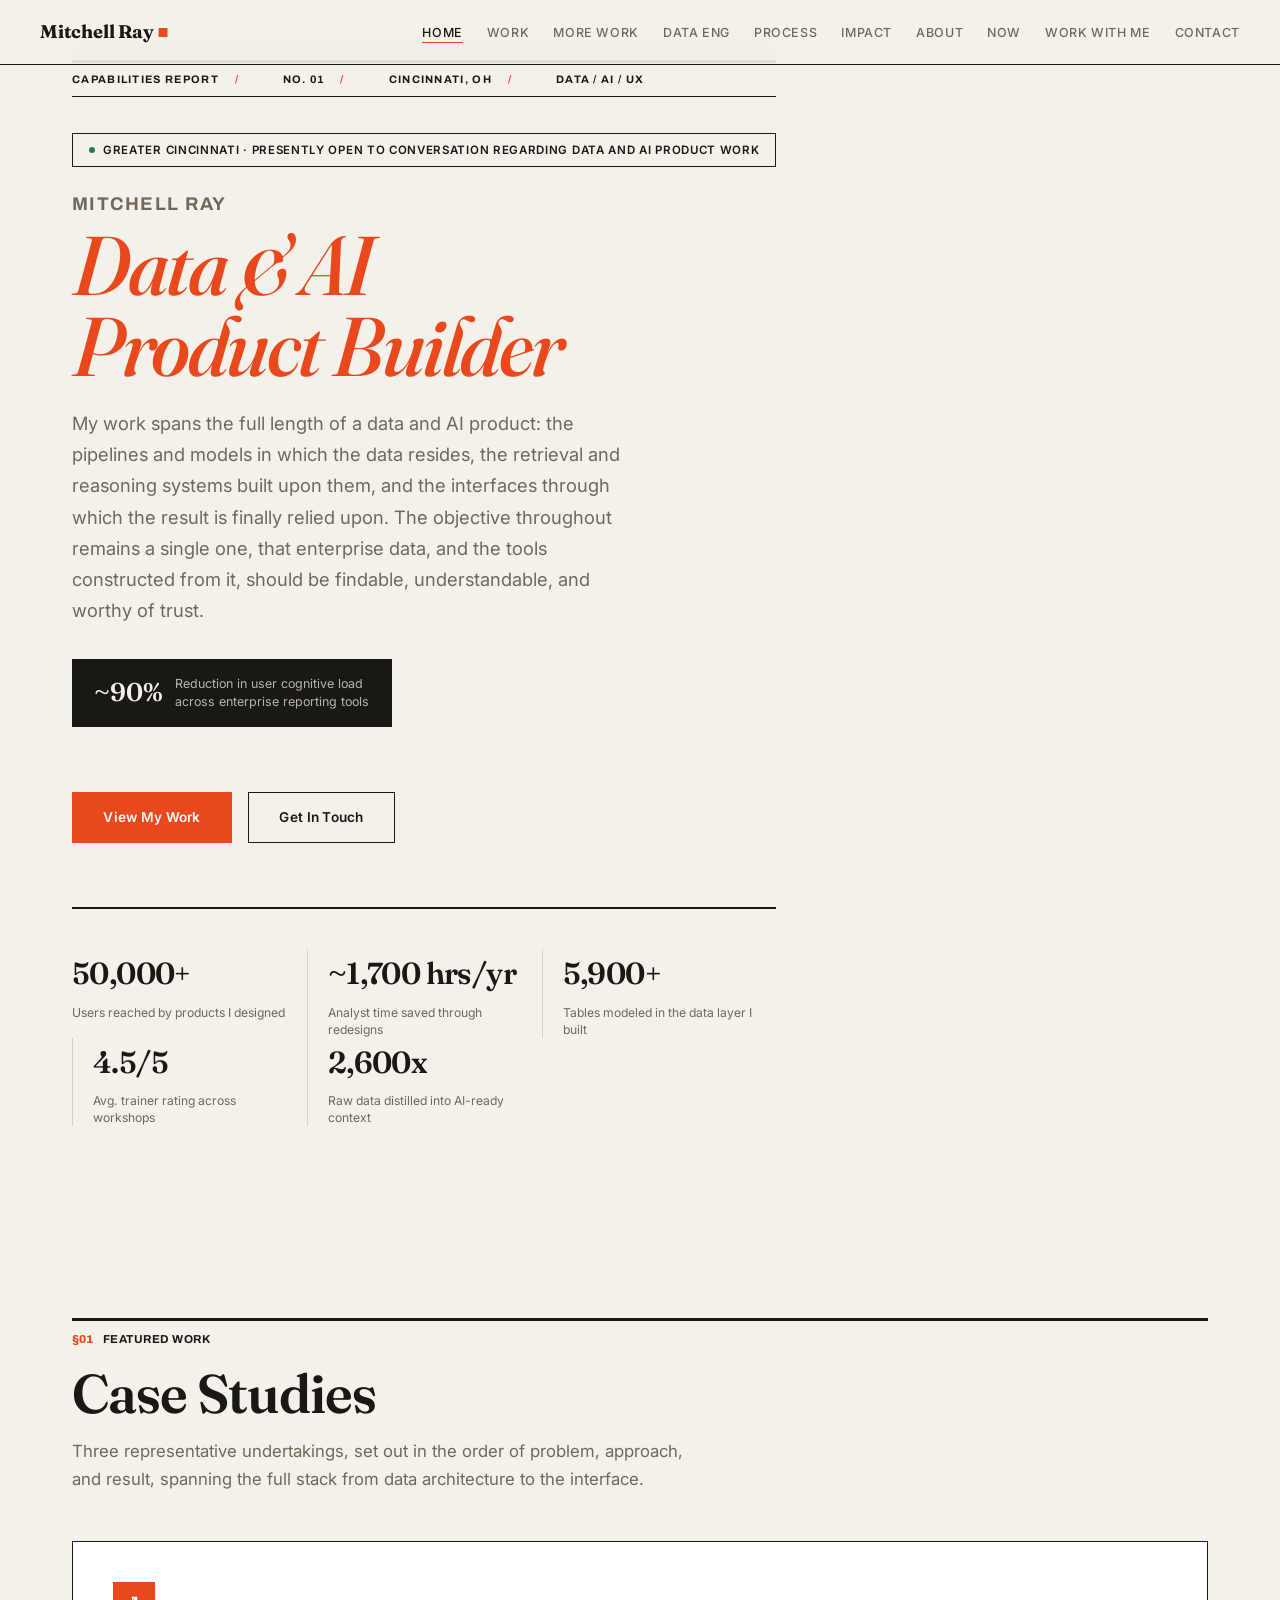
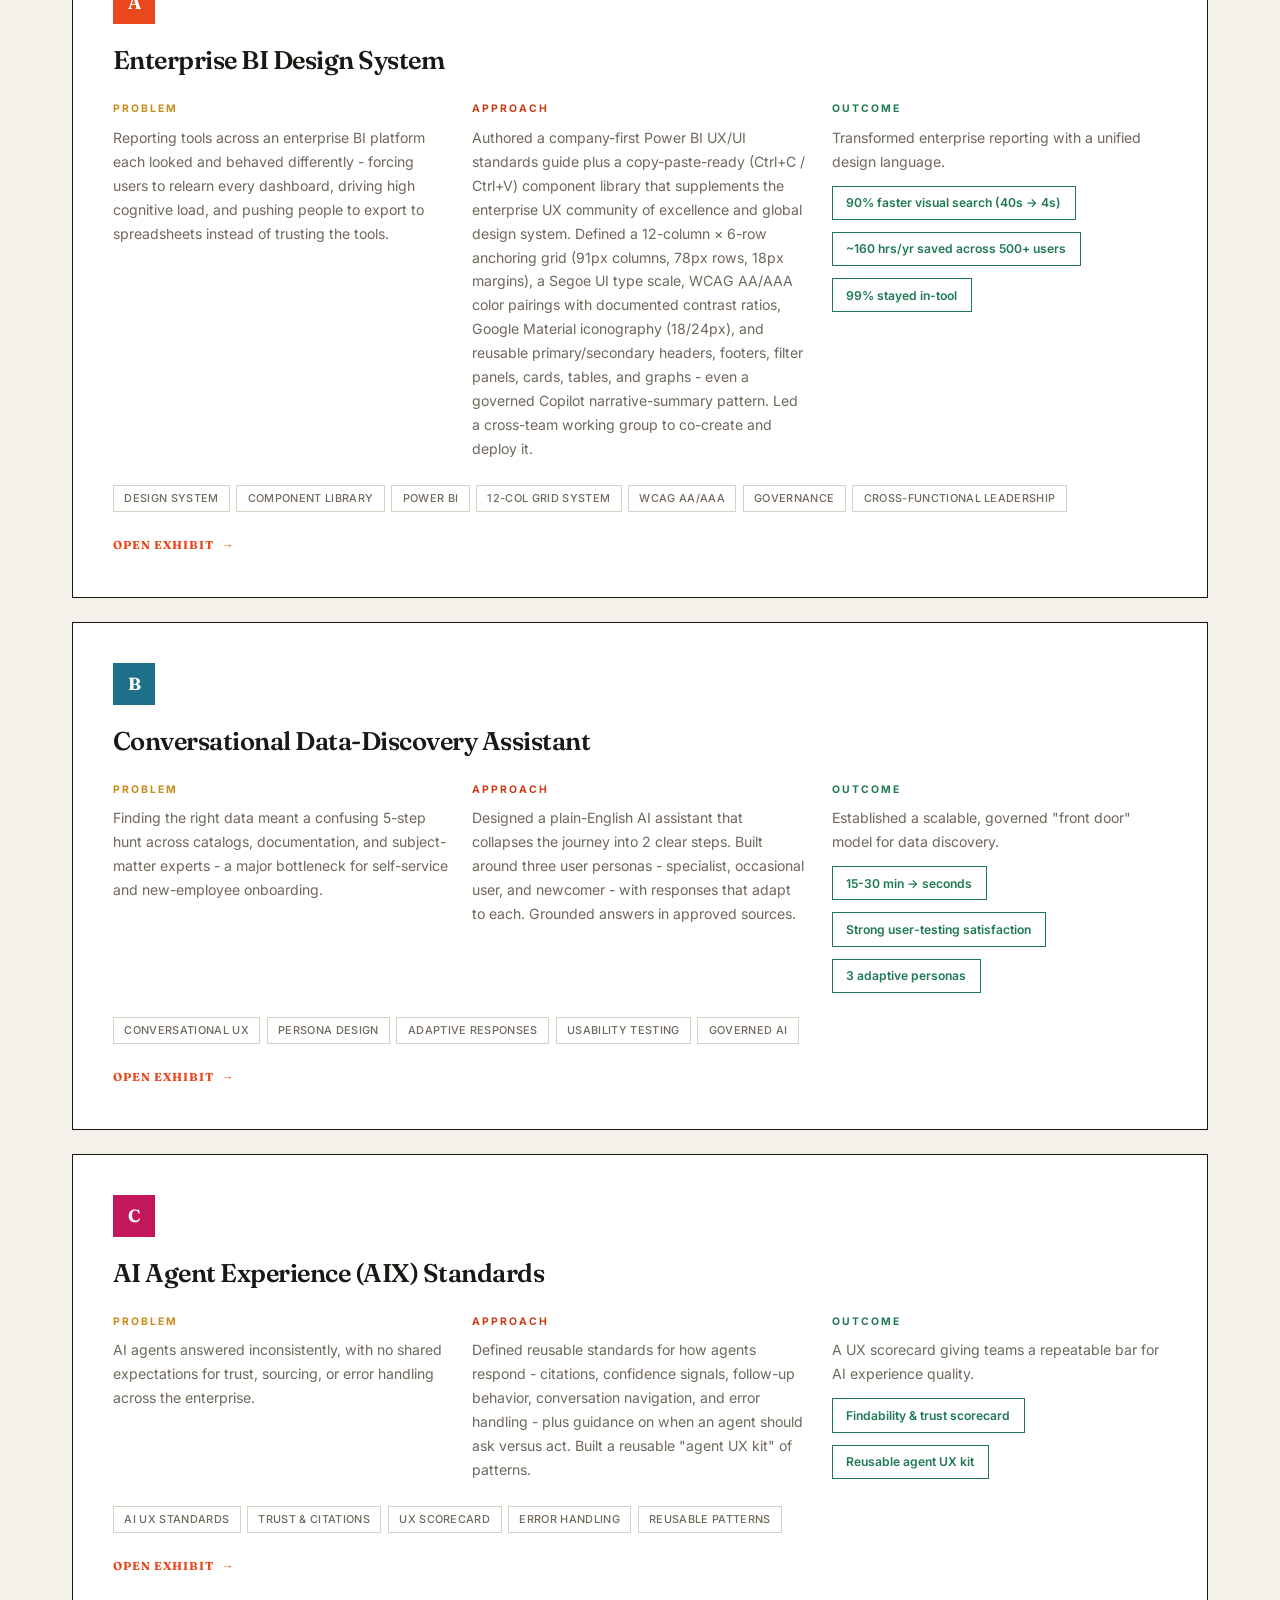
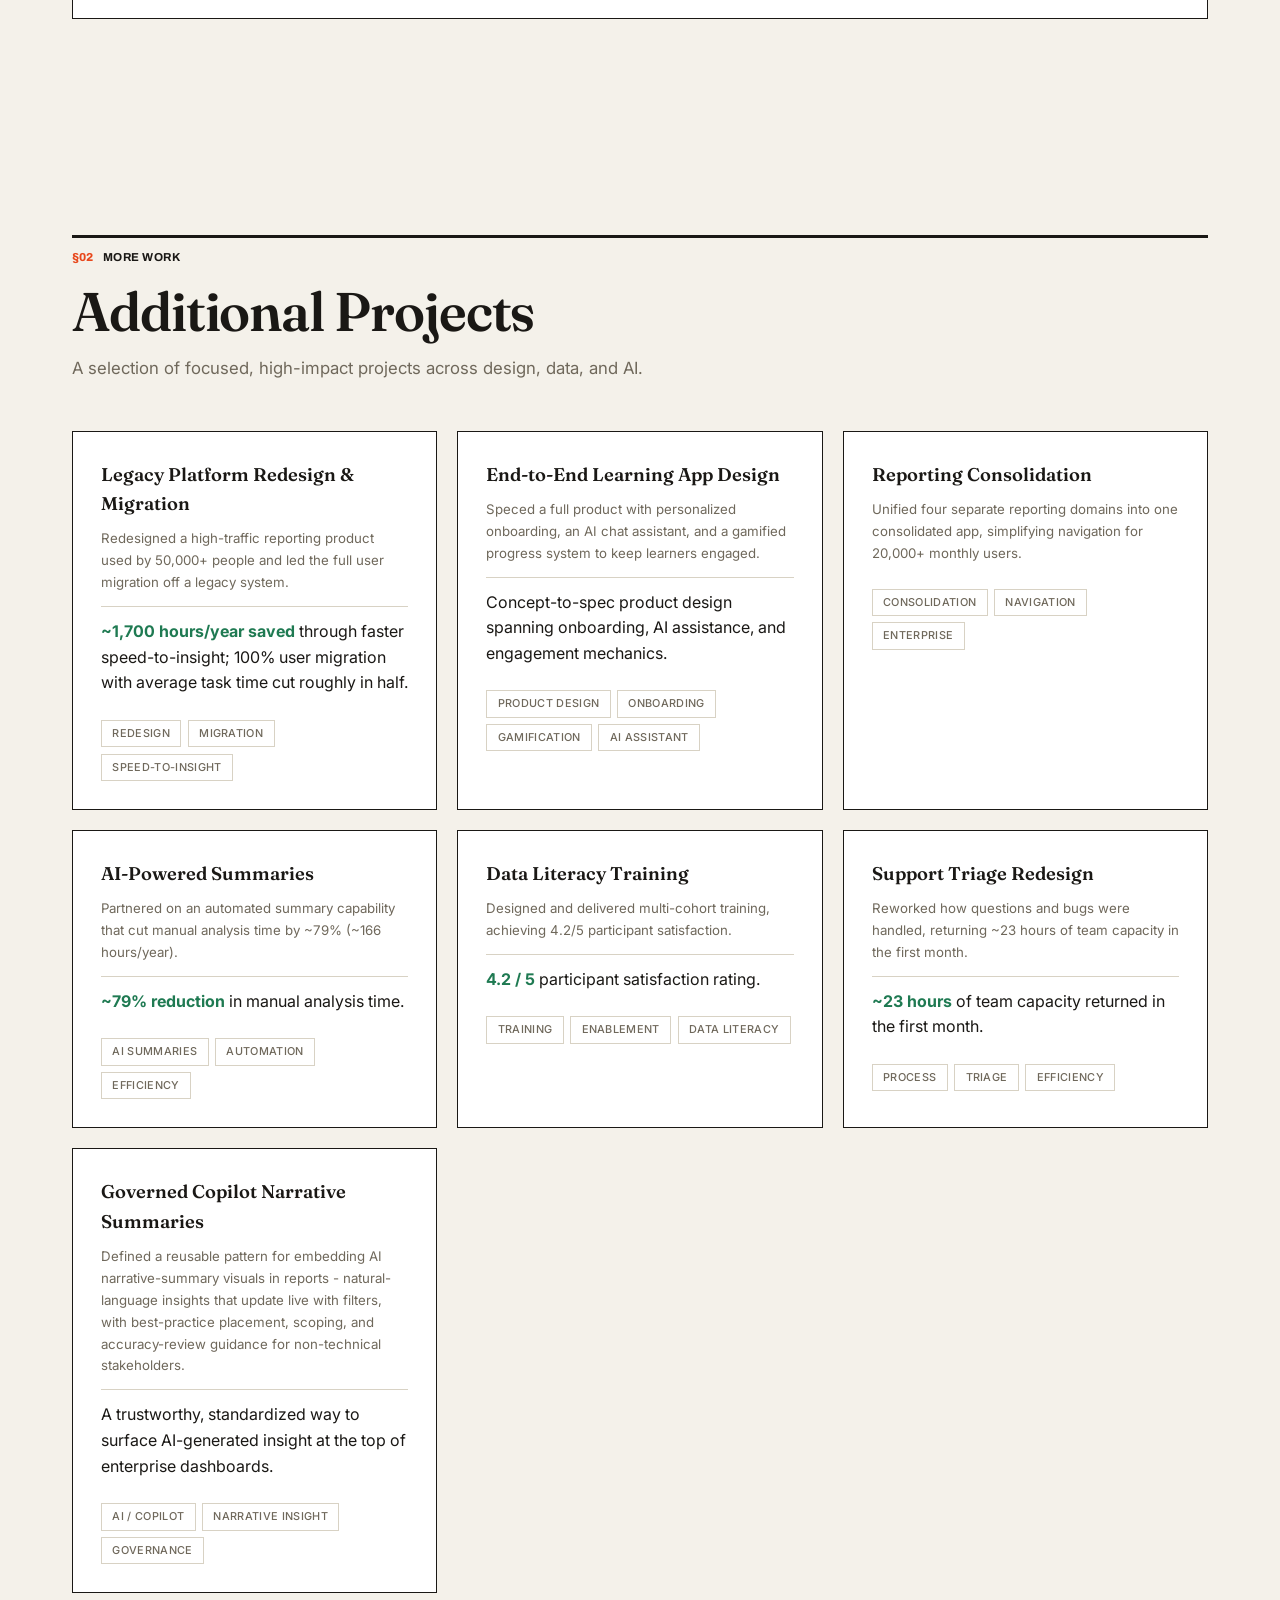
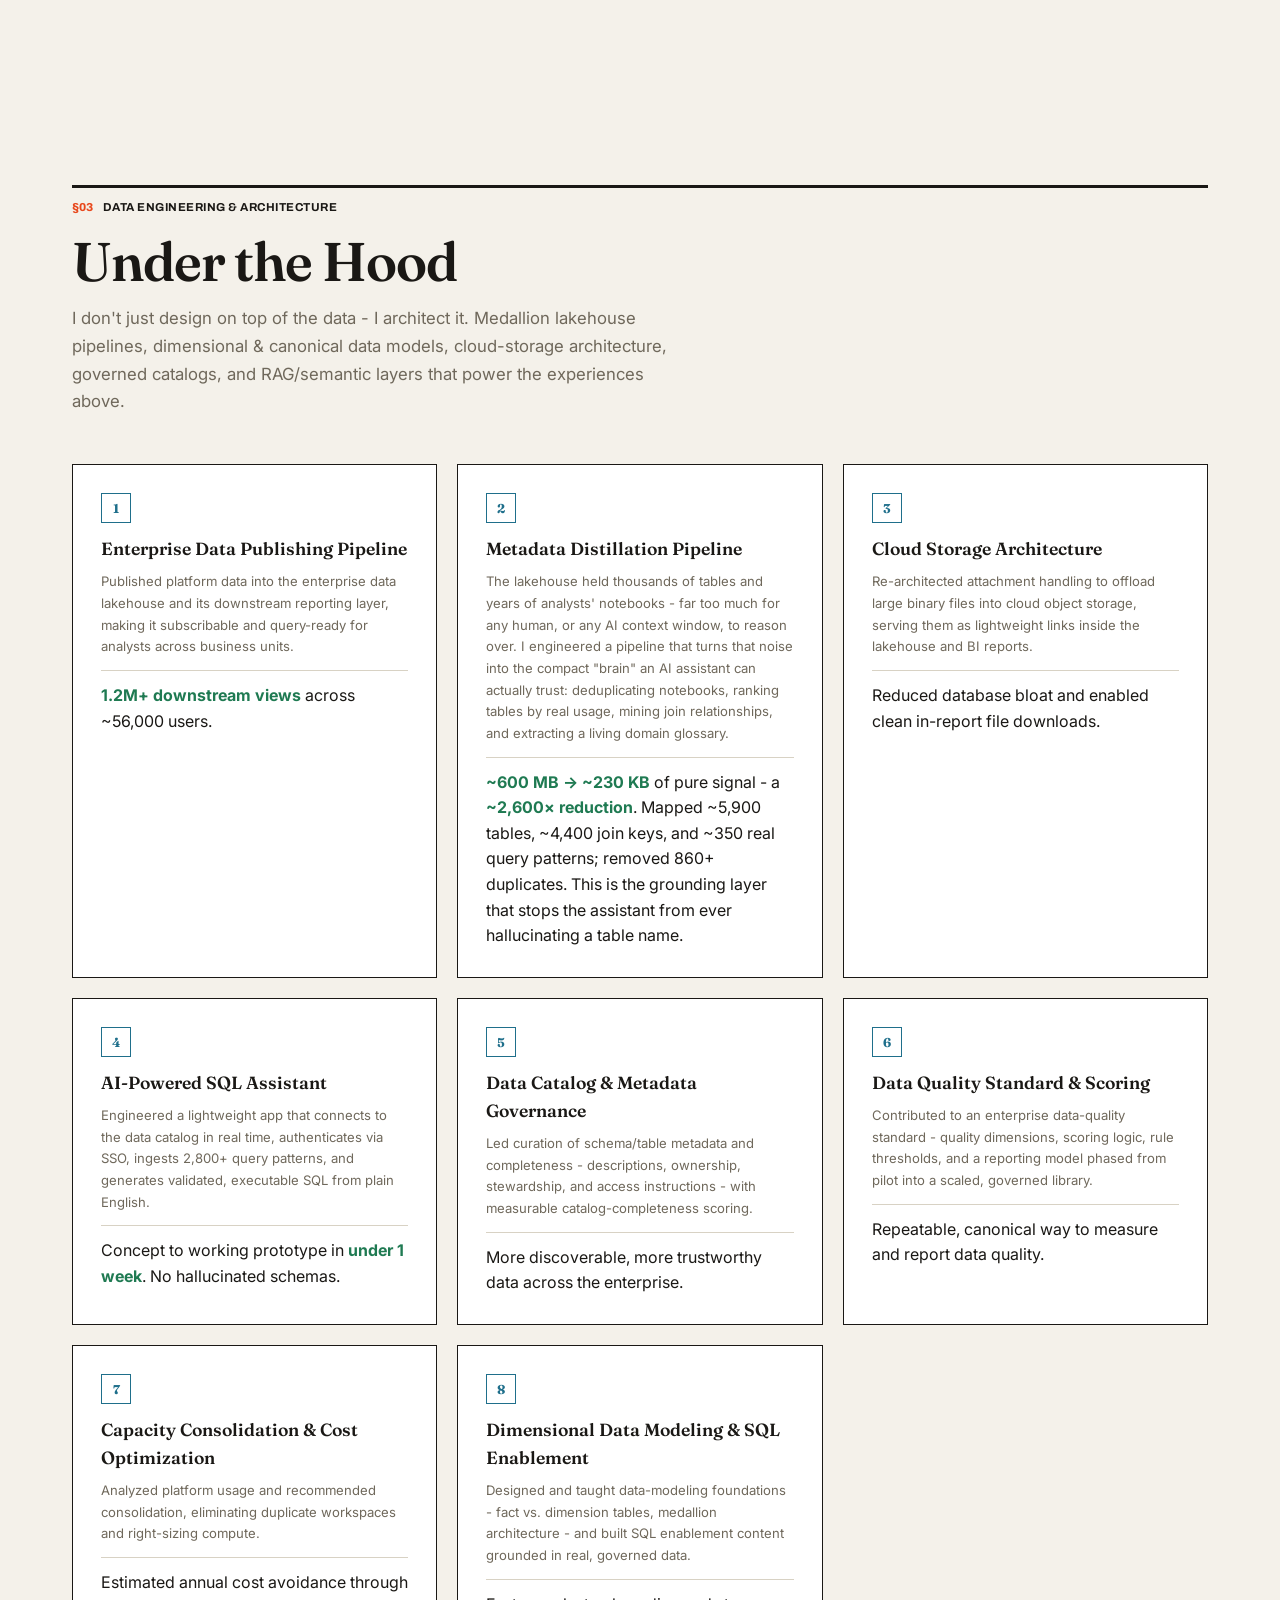
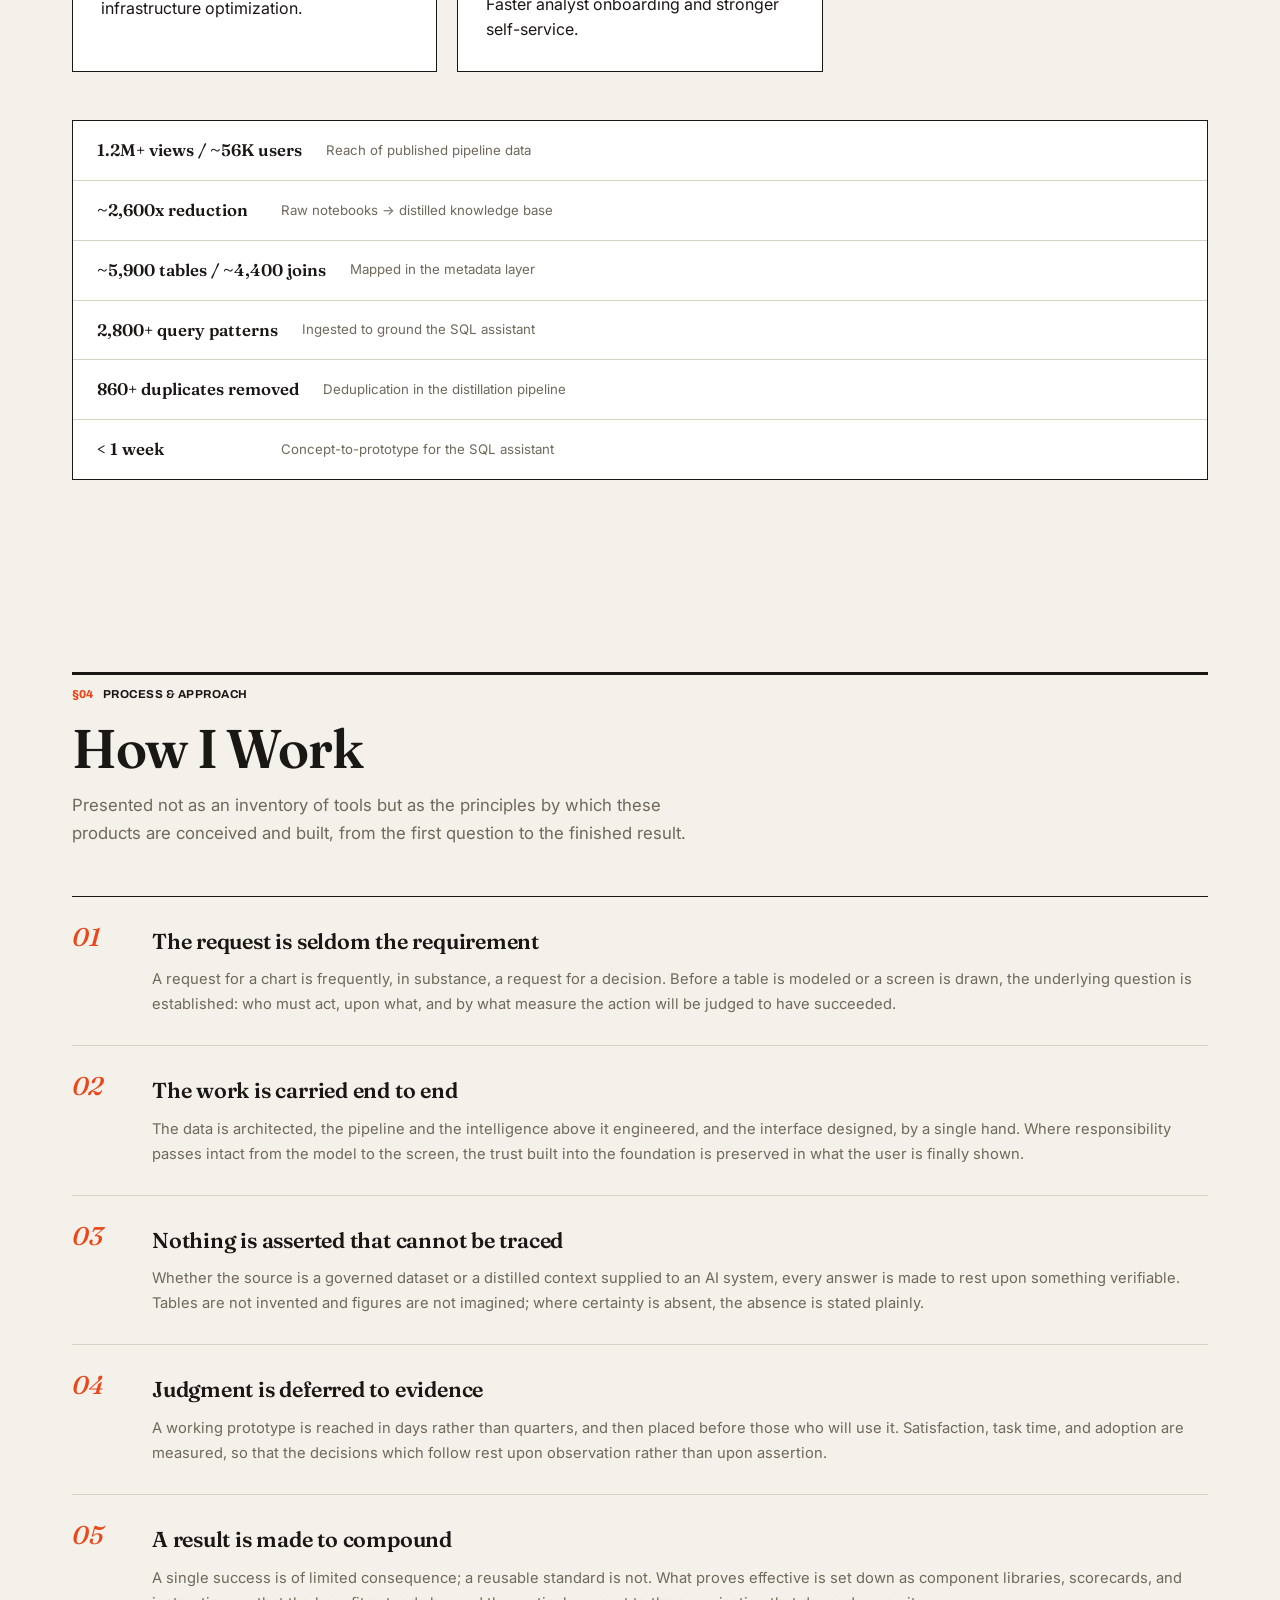
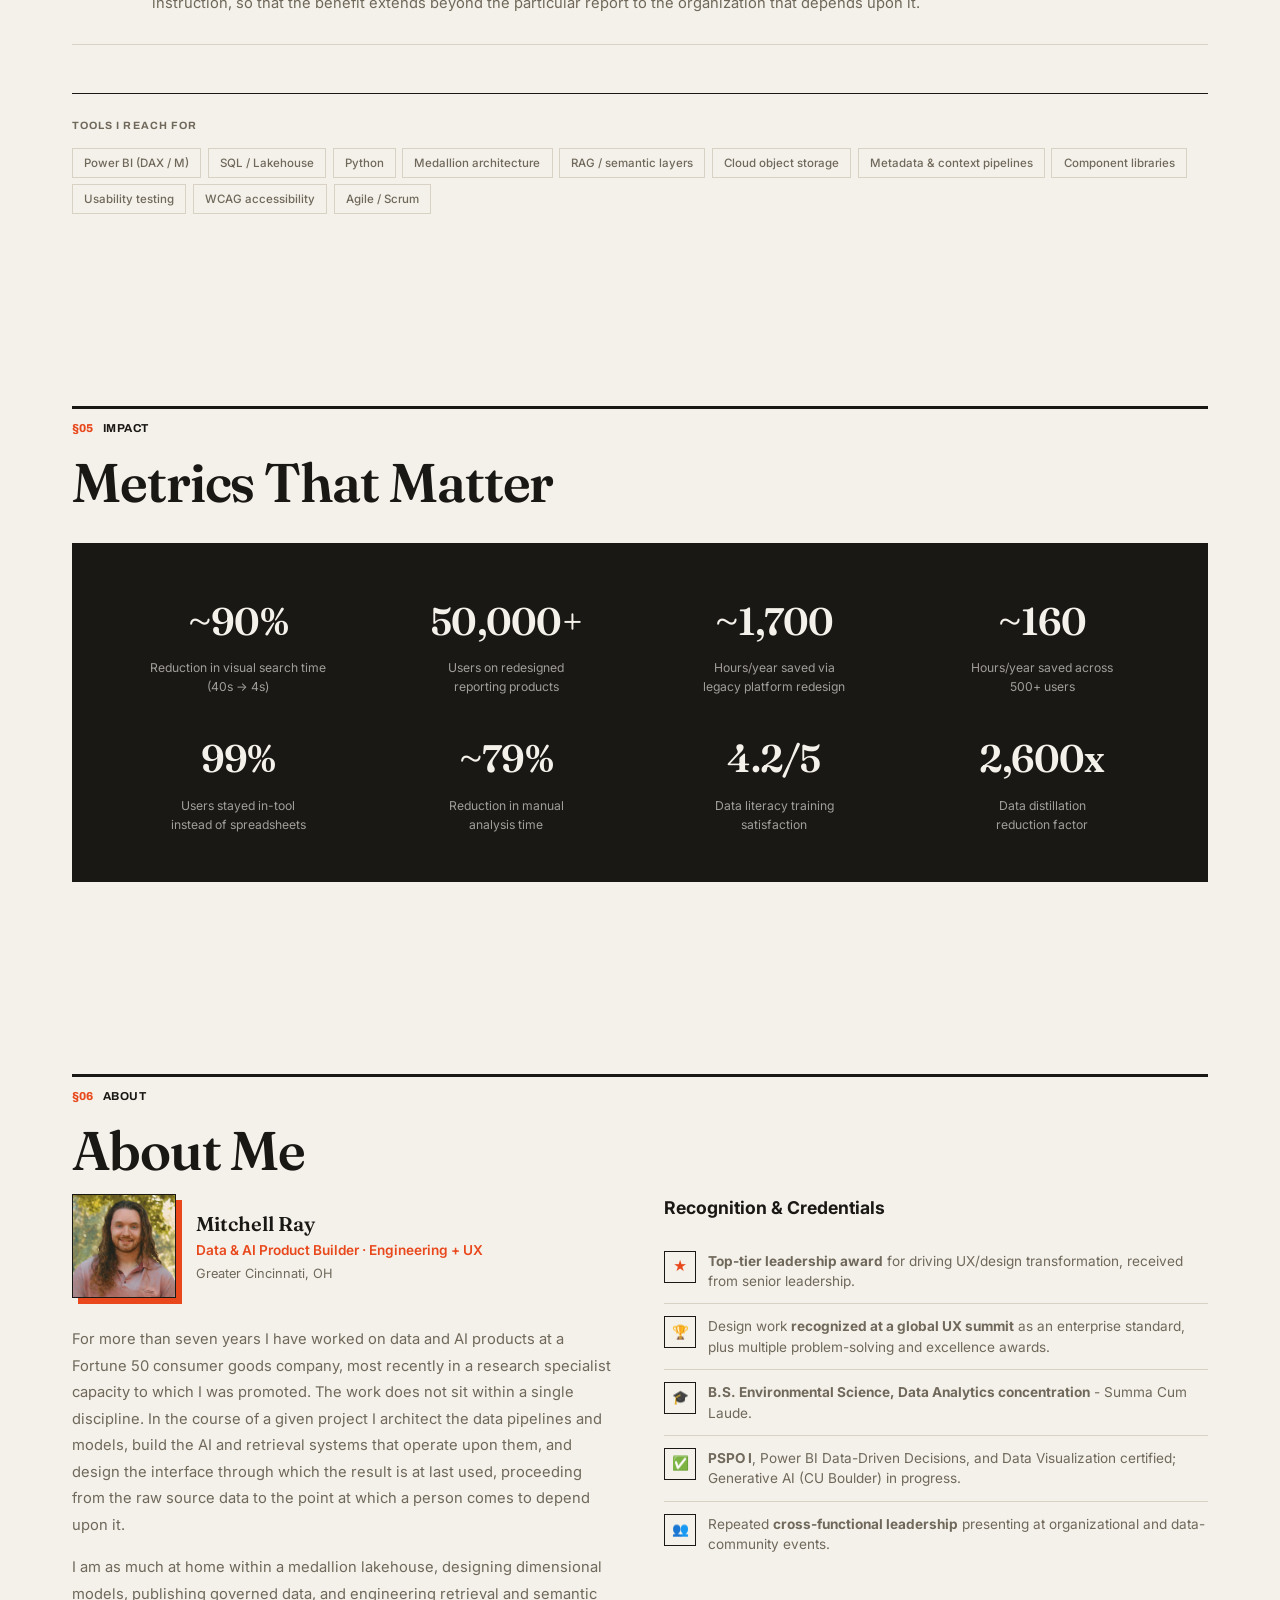
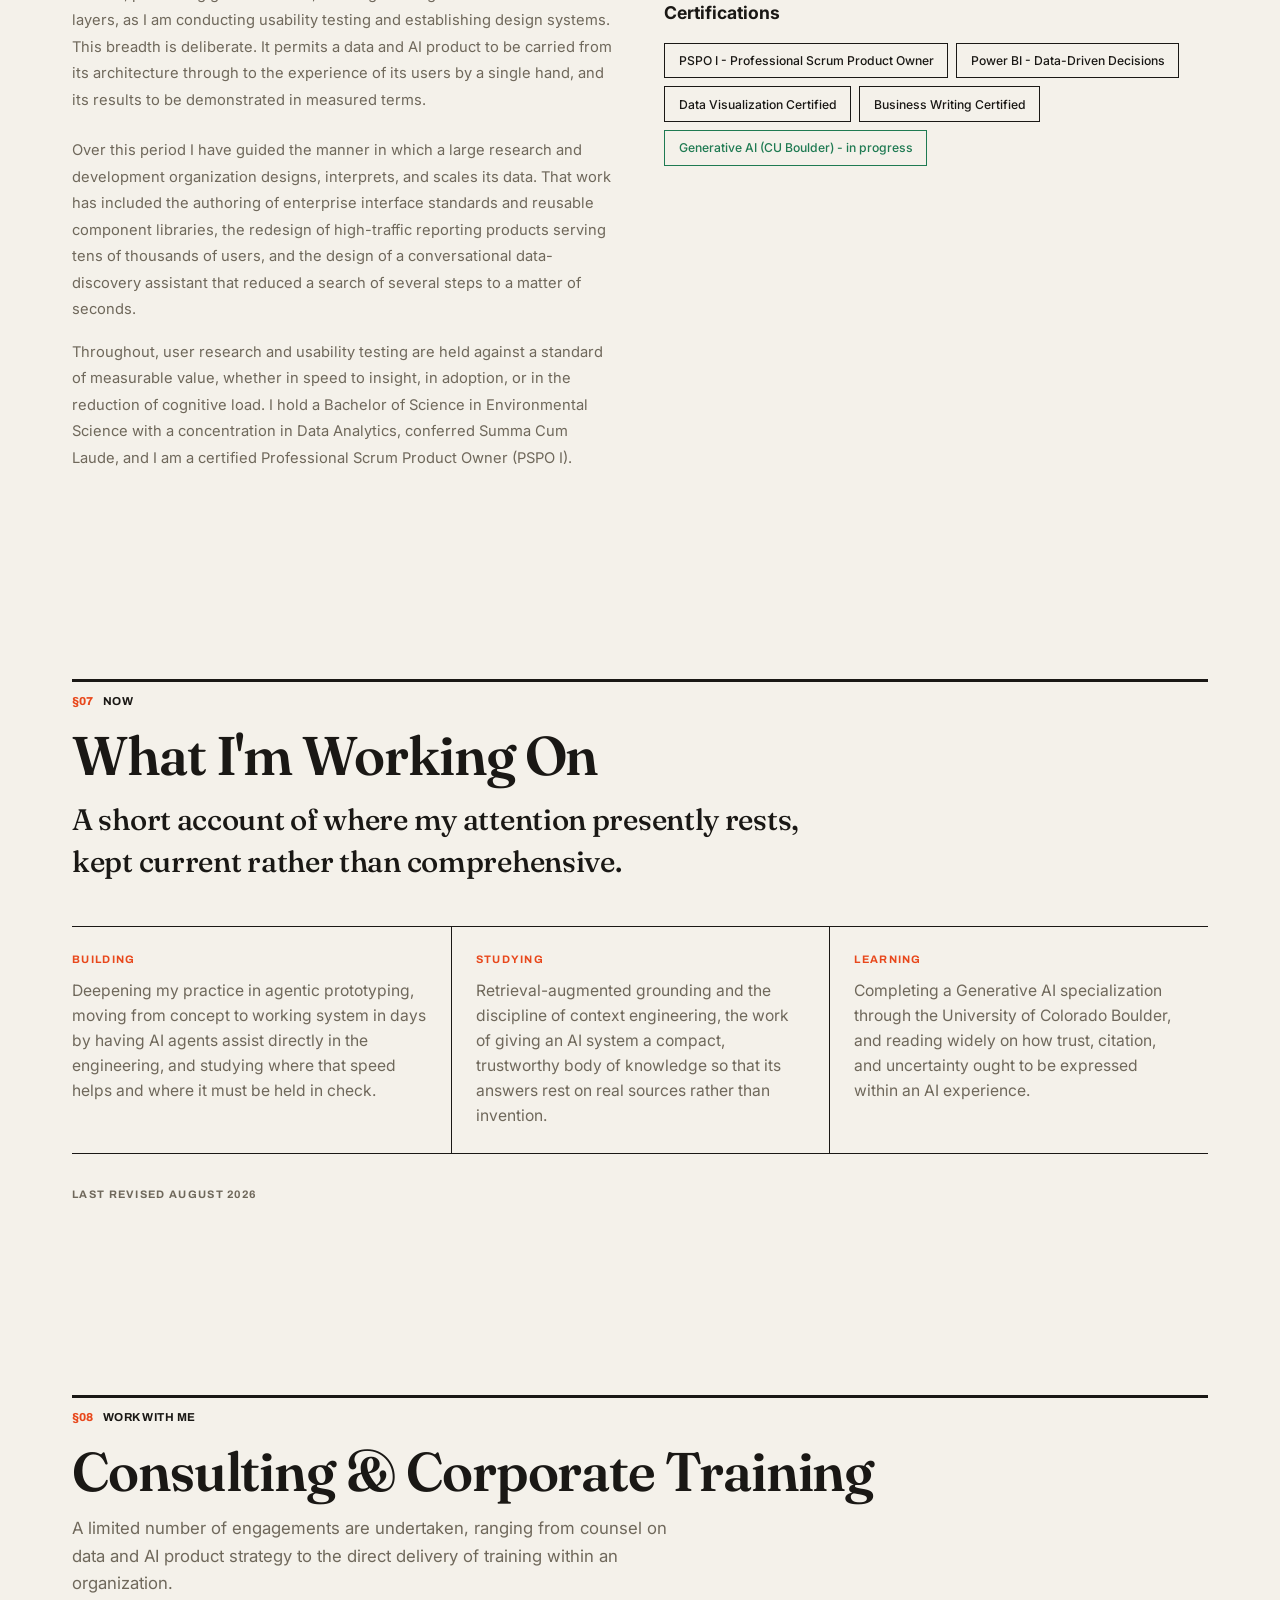
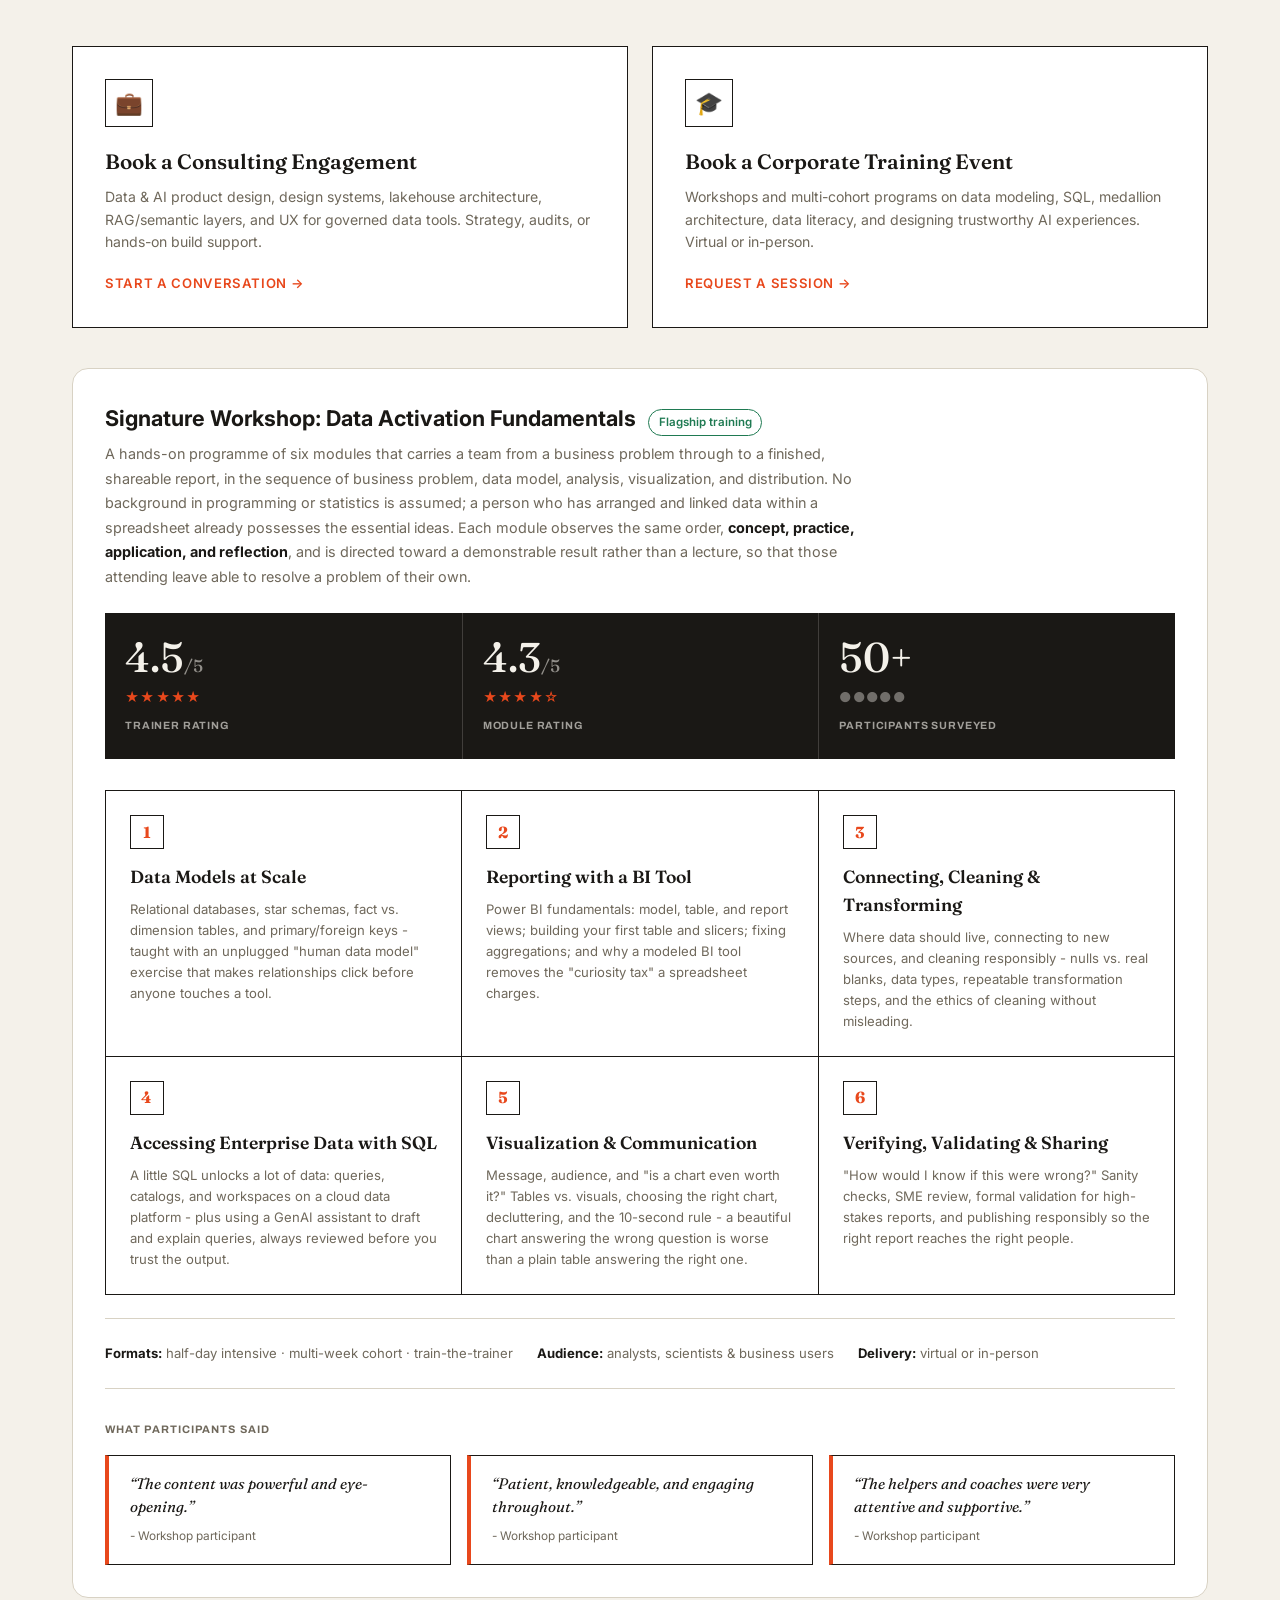
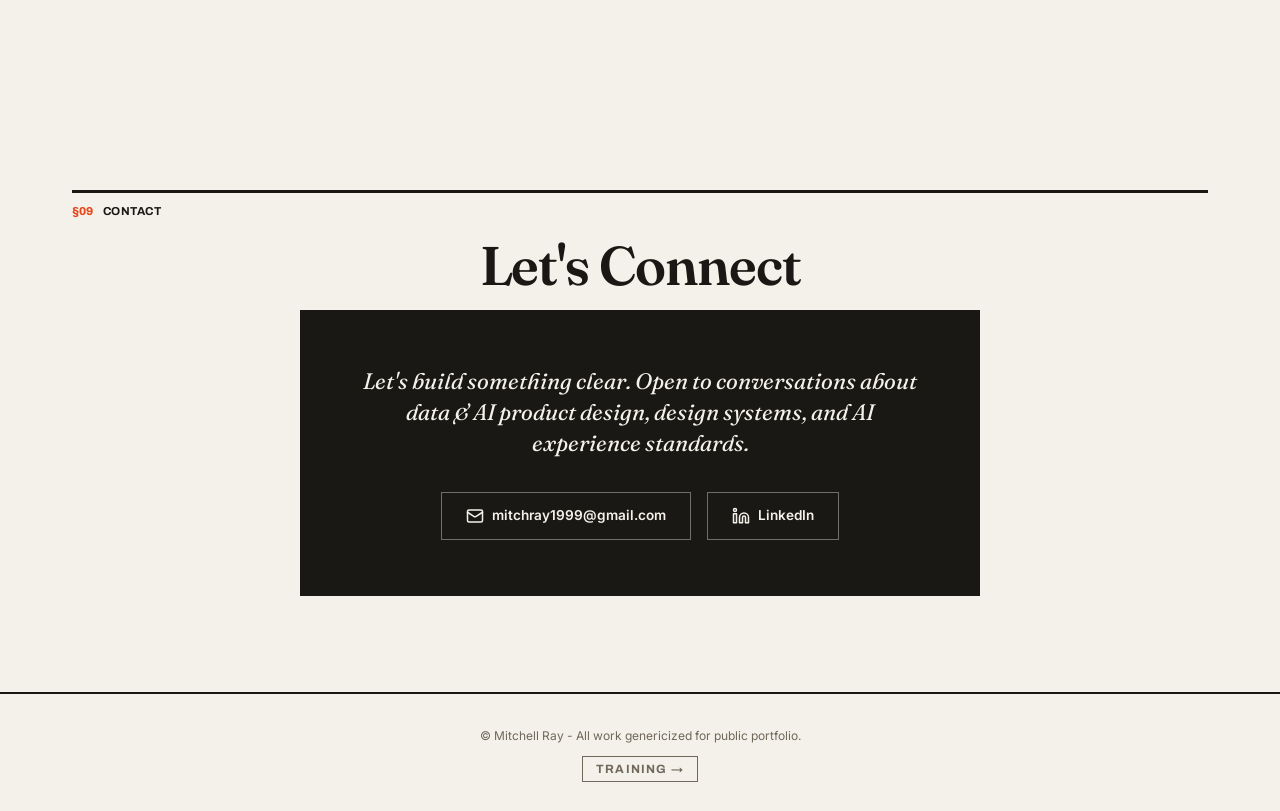
<file: index.html>
﻿<!DOCTYPE html>
<html lang="en">
<head>
    <meta charset="UTF-8">
    <meta name="viewport" content="width=device-width, initial-scale=1.0">
    <title>Mitchell Ray - Data & AI Product Builder | Architecture, Engineering & UX</title>
    <style>
        @import url('https://fonts.googleapis.com/css2?family=Archivo:wght@500;600;700;800&family=Fraunces:opsz,wght@9..144,400;9..144,500;9..144,600;9..144,700;9..144,900&family=Inter:wght@400;500;600;700&display=swap');
        :root {
            --bg: #f4f1ea;
            --surface: #ffffff;
            --surface-2: #faf7f0;
            --border: #d8d2c4;
            --rule: #1a1815;
            --text: #1a1815;
            --text-dim: #6f685b;
            --accent: #e8481c;
            --accent-light: #c93c15;
            --accent-glow: rgba(232, 72, 28, 0.10);
            --green: #1f7a52;
            --amber: #c98a1a;
            --rose: #c2185b;
            --cyan: #1f6f8b;
            --font: 'Inter', system-ui, -apple-system, sans-serif;
            --display: 'Fraunces', Georgia, 'Times New Roman', serif;
            --label: 'Archivo', 'Helvetica Neue', Helvetica, Arial, sans-serif;
            --mono: 'SF Mono', 'Cascadia Code', 'Consolas', monospace;
        }

        body { counter-reset: section; }

        *, *::before, *::after { margin: 0; padding: 0; box-sizing: border-box; }

        html { scroll-behavior: smooth; }

        body {
            font-family: var(--font);
            background: var(--bg);
            background-image: radial-gradient(var(--border) 0.5px, transparent 0.5px);
            background-size: 22px 22px;
            color: var(--text);
            line-height: 1.6;
            -webkit-font-smoothing: antialiased;
        }

        a { color: var(--accent); text-decoration: none; transition: color 0.2s; }
        a:hover { color: var(--text); }

        /* NAV */
        nav {
            position: fixed; top: 0; left: 0; right: 0; z-index: 100;
            background: rgba(244,241,234,0.82);
            backdrop-filter: blur(16px);
            border-bottom: 1px solid var(--rule);
            padding: 0 2rem;
        }
        nav .inner {
            max-width: 1200px; margin: 0 auto;
            display: flex; align-items: center; justify-content: space-between;
            height: 64px;
        }
        nav .logo { font-family: var(--display); font-weight: 700; font-size: 1.15rem; color: var(--text); letter-spacing: -0.01em; }
        nav .logo span { color: var(--accent); }
        nav ul { list-style: none; display: flex; gap: 1.5rem; }
        nav ul li a {
            color: var(--text-dim); font-size: 0.78rem; font-weight: 500;
            transition: color 0.2s; text-transform: uppercase; letter-spacing: 0.05em;
            padding-bottom: 2px; border-bottom: 1.5px solid transparent;
        }
        nav ul li a:hover, nav ul li a.active { color: var(--text); border-bottom-color: var(--accent); }

        .hamburger {
            display: none; background: none; border: none; cursor: pointer;
            flex-direction: column; gap: 5px;
        }
        .hamburger span {
            width: 22px; height: 2px; background: var(--text); display: block;
            transition: 0.3s;
        }

        /* SECTIONS */
        section { padding: 6rem 2rem; max-width: 1200px; margin: 0 auto; }

        .section-label {
            font-family: var(--label);
            font-size: 0.72rem; font-weight: 700; letter-spacing: 0.5px;
            text-transform: uppercase; color: var(--text); margin-bottom: 1.1rem;
            display: flex; align-items: baseline; gap: 0.6rem;
            border-top: 3px solid var(--rule); padding-top: 0.6rem;
        }
        .section-label::before {
            counter-increment: section;
            content: "\00A7 " counter(section, decimal-leading-zero);
            color: var(--accent); font-weight: 800; letter-spacing: 0;
        }
        .section-title {
            font-family: var(--display); font-size: clamp(2.2rem, 5vw, 3.4rem); font-weight: 600;
            letter-spacing: -0.02em; line-height: 1.02; margin-bottom: 1rem;
            text-transform: none;
        }
        .section-subtitle {
            color: var(--text-dim); font-size: 1.05rem; max-width: 620px;
            margin-bottom: 3rem; line-height: 1.65;
        }

        /* NOW */
        .now-lead {
            font-family: var(--display); font-size: clamp(1.3rem, 2.6vw, 1.85rem);
            font-weight: 500; line-height: 1.4; letter-spacing: -0.01em;
            max-width: 760px; margin-bottom: 2.75rem;
        }
        .now-grid {
            display: grid; grid-template-columns: repeat(auto-fit, minmax(240px, 1fr));
            gap: 0; border-top: 1px solid var(--rule);
        }
        .now-item {
            padding: 1.5rem 1.5rem 1.5rem 0;
            border-bottom: 1px solid var(--rule);
        }
        .now-item + .now-item { border-left: 1px solid var(--rule); padding-left: 1.5rem; }
        .now-kicker {
            font-family: var(--label); font-size: 0.68rem; font-weight: 700;
            text-transform: uppercase; letter-spacing: 0.12em; color: var(--accent);
            margin-bottom: 0.6rem;
        }
        .now-item p { color: var(--text-dim); line-height: 1.6; font-size: 0.98rem; }
        .now-stamp {
            font-family: var(--label); font-size: 0.68rem; font-weight: 700;
            text-transform: uppercase; letter-spacing: 0.12em; color: var(--text-dim);
            margin-top: 2rem;
        }
        @media (max-width: 620px) {
            .now-item + .now-item { border-left: none; padding-left: 0; }
        }

        /* HERO */
        #hero {
            min-height: 100vh; display: flex; align-items: center;
            padding-top: 60px; position: relative;
        }
        #hero .hero-content { max-width: 780px; position: relative; z-index: 2; }
        .masthead {
            display: flex; flex-wrap: wrap; gap: 0 2rem; align-items: center;
            border-top: 3px solid var(--rule); border-bottom: 1px solid var(--rule);
            padding: 0.5rem 0; margin-bottom: 2.25rem;
            font-family: var(--label); font-size: 0.68rem; font-weight: 700;
            text-transform: uppercase; letter-spacing: 0.12em; color: var(--text);
        }
        .masthead span:not(:last-child)::after {
            content: ""; display: inline-block;
        }
        .masthead span { position: relative; padding-right: 2rem; }
        .masthead span:not(:last-child)::before {
            content: "/"; position: absolute; right: 0.75rem; color: var(--accent);
        }
        #hero h1 .eyebrow {
            display: block; font-family: var(--label); font-size: clamp(0.9rem, 2vw, 1.15rem);
            font-weight: 700; letter-spacing: 0.08em; text-transform: uppercase;
            color: var(--text-dim); margin-bottom: 0.75rem;
        }
        #hero .hero-badge {
            display: inline-flex; align-items: center; gap: 0.5rem;
            background: transparent; border: 1px solid var(--rule);
            padding: 0.4rem 1rem; border-radius: 0; font-size: 0.72rem;
            color: var(--text); font-weight: 600; margin-bottom: 1.75rem;
            letter-spacing: 0.06em; text-transform: uppercase;
        }
        #hero .hero-badge .dot {
            width: 6px; height: 6px; border-radius: 50%; background: var(--green);
            animation: pulse 2s infinite;
        }
        @keyframes pulse {
            0%, 100% { opacity: 1; }
            50% { opacity: 0.4; }
        }
        #hero h1 {
            font-family: var(--display); font-size: clamp(3rem, 8vw, 5.2rem); font-weight: 600;
            line-height: 0.98; margin-bottom: 1.25rem; letter-spacing: -0.03em;
            text-transform: none;
        }
        #hero h1 .gradient {
            font-style: italic; color: var(--accent);
            -webkit-text-fill-color: var(--accent); display: block; font-weight: 500;
        }
        #hero .tagline {
            font-size: 1.15rem; color: var(--text-dim); margin-bottom: 2rem;
            max-width: 580px; line-height: 1.7;
        }
        #hero .metric-badge {
            display: inline-flex; align-items: center; gap: 0.75rem;
            background: var(--text); border: none;
            padding: 0.85rem 1.4rem; border-radius: 0; margin-bottom: 2.5rem;
        }
        #hero .metric-badge .number {
            font-family: var(--display); font-size: 1.6rem; font-weight: 600; color: var(--bg);
        }
        #hero .metric-badge .label {
            font-size: 0.78rem; color: rgba(244,241,234,0.72); line-height: 1.4;
        }
        .hero-buttons { display: flex; gap: 1rem; flex-wrap: wrap; }
        .btn {
            display: inline-flex; align-items: center; gap: 0.5rem;
            padding: 0.85rem 1.9rem; border-radius: 0; font-weight: 600;
            font-size: 0.85rem; transition: all 0.2s; cursor: pointer;
            border: 1.5px solid var(--rule); font-family: var(--font);
            letter-spacing: 0.02em;
        }
        .btn-primary {
            background: var(--accent); color: #fff; border-color: var(--accent);
        }
        .btn-primary:hover {
            background: var(--text); border-color: var(--text); color: var(--bg);
            transform: translateY(-2px);
        }
        .btn-ghost {
            background: transparent; color: var(--text);
            border: 1.5px solid var(--rule);
        }
        .btn-ghost:hover {
            background: var(--text); color: var(--bg);
            transform: translateY(-2px);
        }

        /* FLOATING SHAPES (hero decoration) */
        .hero-bg { display: none; }

        /* SCROLL TRAVELERS */
        #travelers {
            position: fixed; inset: 0; pointer-events: none; z-index: 40;
            overflow: hidden;
        }
        #travelers .tr {
            position: absolute; top: 0; left: 0; will-change: transform;
        }
        #travelers .tr-ring {
            border: 34px solid var(--accent); border-radius: 50%;
            box-sizing: border-box;
        }
        #travelers .tr-square {
            border: 6px solid var(--rule); background: var(--text);
            box-sizing: border-box;
        }
        #travelers.frame .tr-square { background: transparent; border-color: var(--accent); }
        @media (max-width: 1024px) { #travelers { display: none; } }

        /* STATS BAR */
        .stats-bar {
            display: grid; grid-template-columns: repeat(auto-fit, minmax(180px, 1fr));
            gap: 0; margin-top: 4rem; padding-top: 2.5rem;
            border-top: 2px solid var(--rule);
        }
        .stat-item { padding: 0 1.25rem; border-left: 1px solid var(--border); }
        .stat-item:first-child { padding-left: 0; border-left: none; }
        .stat-item .stat-number {
            font-family: var(--display); font-size: 1.9rem; font-weight: 600; color: var(--text);
            letter-spacing: -0.02em;
        }
        .stat-item .stat-desc {
            font-size: 0.76rem; color: var(--text-dim); margin-top: 0.35rem; line-height: 1.4;
        }

        /* CASE STUDIES */
        .case-card {
            background: var(--surface); border: 1px solid var(--rule);
            border-radius: 0; padding: 2.5rem; margin-bottom: 1.5rem;
            transition: transform 0.25s, box-shadow 0.25s;
            position: relative; overflow: hidden;
        }
        .case-card::before {
            content: ''; position: absolute; top: 0; left: 0; right: 0; height: 4px;
            background: var(--accent);
            opacity: 0; transition: opacity 0.25s;
        }
        .case-card:hover { transform: translateY(-3px); box-shadow: 8px 8px 0 var(--rule); }
        .case-card:hover::before { opacity: 1; }
        .case-card .case-letter {
            display: inline-flex; align-items: center; justify-content: center;
            width: 42px; height: 42px; border-radius: 0; font-family: var(--display); font-weight: 700;
            font-size: 1.1rem; margin-bottom: 1rem; border: 1.5px solid var(--rule);
        }
        .case-a .case-letter { background: var(--accent); color: #fff; border-color: var(--accent); }
        .case-b .case-letter { background: var(--cyan); color: #fff; border-color: var(--cyan); }
        .case-c .case-letter { background: var(--rose); color: #fff; border-color: var(--rose); }
        .case-card h3 { font-family: var(--display); font-size: 1.6rem; font-weight: 600; margin-bottom: 1.25rem; letter-spacing: -0.02em; }
        .case-card .case-grid {
            display: grid; grid-template-columns: repeat(3, 1fr); gap: 1.5rem;
        }
        .case-block-label {
            font-size: 0.65rem; font-weight: 700; letter-spacing: 2px;
            text-transform: uppercase; margin-bottom: 0.5rem;
        }
        .case-block-label.problem { color: var(--amber); }
        .case-block-label.approach { color: var(--accent-light); }
        .case-block-label.outcome { color: var(--green); }
        .case-card p { color: var(--text-dim); font-size: 0.88rem; line-height: 1.7; }
        .outcome-stats {
            display: flex; flex-wrap: wrap; gap: 0.75rem; margin-top: 0.75rem;
        }
        .outcome-stat {
            background: transparent; border: 1px solid var(--green);
            padding: 0.4rem 0.85rem; border-radius: 0; font-size: 0.76rem;
            font-weight: 600; color: var(--green);
        }
        .tags { display: flex; flex-wrap: wrap; gap: 0.4rem; margin-top: 1.5rem; }
        .tag {
            background: transparent; border: 1px solid var(--border);
            padding: 0.25rem 0.65rem; border-radius: 0; font-size: 0.68rem;
            color: var(--text-dim); font-weight: 500; letter-spacing: 0.03em;
            text-transform: uppercase;
        }

        /* CASE EXHIBIT AFFORDANCE */
        .case-card { cursor: pointer; }
        .case-open {
            display: inline-flex; align-items: center; gap: 0.5rem; margin-top: 1.5rem;
            font-family: var(--display); font-size: 0.72rem; font-weight: 700;
            text-transform: uppercase; letter-spacing: 0.08em; color: var(--accent);
        }
        .case-card:hover .case-open { color: var(--text); }
        .case-open .arrow { transition: transform 0.2s; }
        .case-card:hover .case-open .arrow { transform: translateX(4px); }

        /* MODAL / EXHIBIT VIEWER */
        .modal-overlay {
            position: fixed; inset: 0; z-index: 1000; display: none;
            background: rgba(26,24,21,0.72); backdrop-filter: blur(4px);
            padding: 4vh 2rem; overflow-y: auto;
        }
        .modal-overlay.open { display: block; }
        .modal {
            max-width: 960px; margin: 0 auto; background: var(--bg);
            border: 1.5px solid var(--rule); box-shadow: 12px 12px 0 var(--accent);
        }
        .modal-head {
            display: flex; justify-content: space-between; align-items: flex-start;
            gap: 1rem; padding: 1.75rem 2rem; border-bottom: 3px solid var(--rule);
        }
        .modal-head .m-eyebrow {
            font-family: var(--display); font-size: 0.7rem; font-weight: 700;
            text-transform: uppercase; letter-spacing: 0.1em; color: var(--accent); margin-bottom: 0.4rem;
        }
        .modal-head h3 {
            font-family: var(--display); font-size: 1.7rem; font-weight: 800;
            letter-spacing: -0.02em; line-height: 1; color: var(--text);
        }
        .modal-close {
            flex-shrink: 0; width: 40px; height: 40px; border: 1.5px solid var(--rule);
            background: var(--bg); color: var(--text); font-size: 1.3rem; cursor: pointer;
            display: flex; align-items: center; justify-content: center; line-height: 1;
            transition: all 0.15s;
        }
        .modal-close:hover { background: var(--accent); border-color: var(--accent); color: #fff; }
        .modal-body { padding: 2rem; }
        .exhibit {
            border: 1px solid var(--rule); margin-bottom: 2rem; background: var(--surface);
        }
        .exhibit-cap {
            display: flex; justify-content: space-between; gap: 1rem;
            font-family: var(--display); font-size: 0.68rem; font-weight: 700;
            text-transform: uppercase; letter-spacing: 0.06em; color: var(--text-dim);
            padding: 0.6rem 1rem; border-bottom: 1px solid var(--border); background: var(--surface-2);
        }
        .exhibit-cap .fig { color: var(--accent); }
        .exhibit-inner { padding: 1.5rem; }
        .modal-note { font-size: 0.78rem; color: var(--text-dim); font-style: italic; line-height: 1.6; }

        /* Exhibit: color swatches */
        .swatch-row { display: grid; grid-template-columns: repeat(auto-fit, minmax(96px, 1fr)); gap: 0; }
        .swatch { border: 1px solid var(--border); }
        .swatch .chip { height: 64px; }
        .swatch .meta { padding: 0.45rem 0.6rem; font-size: 0.66rem; }
        .swatch .meta .nm { font-weight: 700; color: var(--text); display: block; }
        .swatch .meta .hx { font-family: var(--mono); color: var(--text-dim); }

        /* Exhibit: grid demo */
        .grid-demo { display: grid; grid-template-columns: repeat(12, 1fr); gap: 3px; }
        .grid-demo span { background: var(--accent-glow); border: 1px dashed var(--accent-light); height: 20px; }
        .grid-demo span.filled { background: var(--accent); border-style: solid; }
        .grid-demo span.filled-2 { background: #003da5; border: 1px solid #003da5; }
        .grid-demo span.filled-3 { background: #0c7bdc; border: 1px solid #0c7bdc; }

        /* Exhibit: button states */
        .btn-states { display: grid; grid-template-columns: repeat(4, 1fr); gap: 0.75rem; text-align: center; }
        .btn-states .bs-lbl { font-family: var(--label); font-size: 0.62rem; font-weight: 700; text-transform: uppercase; letter-spacing: 0.06em; color: var(--text-dim); margin-bottom: 0.4rem; }
        .mb { display: block; padding: 0.5rem; border-radius: 4px; font-size: 0.72rem; font-weight: 600; color: #fff; font-family: var(--font); }
        .mb.default { background: #003da5; }
        .mb.hover { background: #003085; box-shadow: 0 0 0 2px rgba(0,61,165,0.3); }
        .mb.pressed { background: #003085; box-shadow: inset 0 2px 4px rgba(0,0,0,0.3); }
        .mb.disabled { background: #96aed9; }
        .btn-states .hx { font-family: var(--mono); font-size: 0.58rem; color: var(--text-dim); margin-top: 0.3rem; display:block; }

        /* Sample ribbon + more fade */
        .sample-tag {
            display: inline-flex; align-items: center; gap: 0.4rem; margin-bottom: 1rem;
            font-family: var(--label); font-size: 0.64rem; font-weight: 700;
            text-transform: uppercase; letter-spacing: 0.12em; color: var(--accent);
            border: 1.5px solid var(--accent); padding: 0.3rem 0.7rem;
        }
        .sample-tag::before { content: "\25C6"; }
        .more-fade {
            position: relative; margin-top: -3.5rem; padding-top: 5rem; text-align: center;
            background: linear-gradient(to bottom, rgba(244,241,234,0) 0%, #d8d2c4 60%, #b8b1a2 100%);
        }
        .more-fade .mf-inner { padding: 2rem; }
        .more-fade h4 { font-family: var(--display); font-size: 1.4rem; font-weight: 600; color: var(--text); margin-bottom: 0.5rem; }
        .more-fade p { font-size: 0.85rem; color: #4a453b; margin-bottom: 1.25rem; max-width: 420px; margin-left: auto; margin-right: auto; line-height: 1.6; }

        /* Exhibit: component mockups */
        .mock-dash { background: #fff; border: 1px solid var(--rule); font-size: 0.7rem; }
        .mock-hd { display: flex; align-items: center; gap: 0.5rem; background: #f2f4f6; padding: 0.5rem 0.75rem; border-bottom: 1px solid #d8d2c4; }
        .mock-hd .lg { width: 22px; height: 22px; background: #003da5; border-radius: 3px; }
        .mock-hd b { color: #14171b; }
        .mock-row { display: flex; gap: 0.6rem; padding: 0.75rem; }
        .mock-kpi { flex: 1; background: #ecf3ff; border-left: 4px solid #0c7bdc; padding: 0.6rem; }
        .mock-kpi .lbl { color: #6f685b; font-size: 0.6rem; }
        .mock-kpi .val { color: #14171b; font-weight: 700; font-size: 1.1rem; }
        .mock-btn { display: inline-block; background: #003da5; color: #fff; padding: 0.35rem 0.85rem; border-radius: 4px; font-weight: 600; }
        .mock-chat { background: #fff; border: 1px solid var(--rule); padding: 1rem; display: flex; flex-direction: column; gap: 0.6rem; }
        .bubble { max-width: 80%; padding: 0.6rem 0.85rem; font-size: 0.78rem; border-radius: 10px; line-height: 1.45; }
        .bubble.u { align-self: flex-end; background: #003da5; color: #fff; border-bottom-right-radius: 2px; }
        .bubble.a { align-self: flex-start; background: #f2f4f6; color: #14171b; border-bottom-left-radius: 2px; border: 1px solid #e2ddd1; }
        .bubble .src { display: block; margin-top: 0.4rem; font-size: 0.66rem; color: #1f6f8b; font-weight: 600; }
        .scorecard { display: grid; grid-template-columns: repeat(auto-fit, minmax(140px, 1fr)); gap: 0; }
        .sc-cell { border: 1px solid var(--border); padding: 0.9rem; }
        .sc-cell .sc-dim { font-family: var(--display); font-size: 0.7rem; font-weight: 700; text-transform: uppercase; color: var(--text); }
        .sc-cell .sc-bar { height: 6px; background: var(--border); margin-top: 0.5rem; }
        .sc-cell .sc-bar i { display: block; height: 100%; background: var(--accent); }
        .exhibit-list { list-style: none; }
        .exhibit-list li { padding: 0.6rem 0; border-bottom: 1px solid var(--border); font-size: 0.85rem; color: var(--text-dim); display: flex; gap: 0.75rem; }
        .exhibit-list li:last-child { border-bottom: none; }
        .exhibit-list li b { color: var(--text); }
        .flow-compare { display: grid; grid-template-columns: 1fr 1fr; gap: 1rem; }
        .flow-col { border: 1px solid var(--border); padding: 1rem; }
        .flow-col .flow-h { font-family: var(--label); font-size: 0.66rem; font-weight: 700; text-transform: uppercase; letter-spacing: 0.08em; margin-bottom: 0.75rem; padding-bottom: 0.5rem; border-bottom: 1px solid var(--border); }
        .flow-col.before .flow-h { color: var(--text-dim); }
        .flow-col.after .flow-h { color: var(--green); }
        .flow-step { font-size: 0.8rem; color: var(--text); padding: 0.4rem 0; border-bottom: 1px dotted var(--border); }
        .flow-step:last-of-type { border-bottom: none; }
        .flow-time { margin-top: 0.75rem; font-family: var(--display); font-weight: 600; font-size: 1.1rem; color: var(--accent); }
        .flow-col.after .flow-time { color: var(--green); }
        body.modal-open { overflow: hidden; }

        /* MORE WORK GRID */
        .more-work-grid {
            display: grid; grid-template-columns: repeat(auto-fit, minmax(320px, 1fr));
            gap: 1.25rem;
        }
        .work-card {
            background: var(--surface); border: 1px solid var(--rule);
            border-radius: 0; padding: 1.75rem; transition: all 0.2s;
        }
        .work-card:hover { transform: translateY(-3px); box-shadow: 6px 6px 0 var(--rule); }
        .work-card h4 { font-family: var(--display); font-size: 1.15rem; font-weight: 600; margin-bottom: 0.6rem; }
        .work-card p { color: var(--text-dim); font-size: 0.83rem; line-height: 1.65; }
        .work-card .work-outcome {
            margin-top: 0.75rem; padding-top: 0.75rem; border-top: 1px solid var(--border);
        }
        .work-card .work-outcome strong { color: var(--green); font-weight: 700; }

        /* DE CARDS */
        .de-grid {
            display: grid; grid-template-columns: repeat(auto-fit, minmax(340px, 1fr));
            gap: 1.25rem;
        }
        .de-card {
            background: var(--surface); border: 1px solid var(--rule);
            border-radius: 0; padding: 1.75rem; transition: all 0.2s;
            position: relative;
        }
        .de-card:hover { transform: translateY(-3px); box-shadow: 6px 6px 0 var(--rule); }
        .de-card .de-number {
            display: inline-flex; align-items: center; justify-content: center;
            width: 30px; height: 30px; border-radius: 0; font-family: var(--display); font-size: 0.8rem;
            font-weight: 700; background: transparent; color: var(--cyan);
            border: 1.5px solid var(--cyan); margin-bottom: 0.75rem;
        }
        .de-card h4 { font-family: var(--display); font-size: 1.1rem; font-weight: 600; margin-bottom: 0.5rem; }
        .de-card p { color: var(--text-dim); font-size: 0.82rem; line-height: 1.65; }
        .de-card .de-outcome {
            margin-top: 0.75rem; padding-top: 0.75rem; border-top: 1px solid var(--border);
        }
        .de-card .de-outcome strong { color: var(--green); }

        /* DE STATS TABLE */
        .de-stats {
            margin-top: 3rem; background: var(--surface); border: 1px solid var(--rule);
            border-radius: 0; overflow: hidden;
        }
        .de-stats-row {
            display: flex; align-items: center; padding: 1rem 1.5rem;
            border-bottom: 1px solid var(--border); gap: 1.5rem;
        }
        .de-stats-row:last-child { border-bottom: none; }
        .de-stats-row .de-stat-value {
            font-family: var(--display); font-weight: 600; color: var(--text); min-width: 160px; font-size: 1.05rem;
        }
        .de-stats-row .de-stat-desc { color: var(--text-dim); font-size: 0.83rem; }

        /* PROCESS / SKILLS */
        .skills-grid {
            display: grid; grid-template-columns: repeat(auto-fit, minmax(280px, 1fr));
            gap: 1.25rem;
        }
        .skill-group {
            background: var(--surface); border: 1px solid var(--rule);
            border-radius: 0; padding: 1.75rem;
        }
        .skill-group h4 {
            font-family: var(--display); font-size: 1.05rem; font-weight: 600; margin-bottom: 1rem;
            display: flex; align-items: center; gap: 0.5rem;
        }
        .skill-group h4 .icon {
            width: 28px; height: 28px; border-radius: 0;
            display: inline-flex; align-items: center; justify-content: center;
            font-size: 0.85rem;
        }
        .skill-chips { display: flex; flex-wrap: wrap; gap: 0.4rem; }
        .skill-chip {
            background: transparent; border: 1px solid var(--border);
            padding: 0.3rem 0.7rem; border-radius: 0; font-size: 0.72rem;
            color: var(--text-dim); font-weight: 500;
        }
        /* HOW I WORK principles */
        .principles { counter-reset: principle; border-top: 1px solid var(--rule); margin-bottom: 3rem; }
        .principle {
            display: grid; grid-template-columns: 3.5rem 1fr; gap: 1.5rem;
            padding: 1.75rem 0; border-bottom: 1px solid var(--border);
        }
        .principle::before {
            counter-increment: principle; content: counter(principle, decimal-leading-zero);
            font-family: var(--display); font-size: 1.6rem; font-weight: 500; color: var(--accent);
            font-style: italic; line-height: 1;
        }
        .principle h4 { font-family: var(--display); font-size: 1.35rem; font-weight: 600; color: var(--text); margin-bottom: 0.5rem; letter-spacing: -0.01em; }
        .principle p { color: var(--text-dim); font-size: 0.92rem; line-height: 1.7; }
        .toolkit-strip { border-top: 1px solid var(--rule); padding-top: 1.5rem; }
        .toolkit-strip .ts-lbl { font-family: var(--label); font-size: 0.66rem; font-weight: 700; text-transform: uppercase; letter-spacing: 0.1em; color: var(--text-dim); margin-bottom: 0.85rem; }

        /* METRICS BAND */
        .metrics-band {
            background: var(--text);
            border: none; border-radius: 0;
            padding: 3rem; margin-top: 2rem;
        }
        .metrics-grid {
            display: grid; grid-template-columns: repeat(auto-fit, minmax(200px, 1fr));
            gap: 2rem;
        }
        .metric-item { text-align: center; }
        .metric-item .metric-val {
            font-family: var(--display); font-size: 2.4rem; font-weight: 600;
            color: var(--bg); letter-spacing: -0.02em;
        }
        .metric-item .metric-desc {
            font-size: 0.76rem; color: rgba(244,241,234,0.62); margin-top: 0.35rem;
        }

        /* ABOUT */
        .about-grid {
            display: grid; grid-template-columns: 1fr 1fr; gap: 3rem;
            align-items: start;
        }
        .about-text p { color: var(--text-dim); font-size: 0.92rem; line-height: 1.8; margin-bottom: 1rem; }
        .about-text .bio-long { margin-top: 1.5rem; }
        .about-portrait {
            display: flex; align-items: center; gap: 1.25rem; margin-bottom: 1.75rem;
        }
        .about-portrait img {
            width: 104px; height: 104px; border-radius: 0; object-fit: cover;
            border: 1px solid var(--rule); box-shadow: 6px 6px 0 var(--accent);
            flex-shrink: 0;
        }
        .about-portrait .portrait-name { font-family: var(--display); font-size: 1.25rem; font-weight: 600; color: var(--text); }
        .about-portrait .portrait-role { font-size: 0.85rem; color: var(--accent); font-weight: 600; }
        .about-portrait .portrait-loc { font-size: 0.8rem; color: var(--text-dim); margin-top: 0.15rem; }
        .recognition-list { list-style: none; }
        .recognition-list li {
            display: flex; gap: 0.75rem; align-items: flex-start;
            padding: 0.75rem 0; border-bottom: 1px solid var(--border);
        }
        .recognition-list li:last-child { border-bottom: none; }
        .recognition-list .rec-icon {
            width: 32px; height: 32px; border-radius: 0; flex-shrink: 0;
            display: flex; align-items: center; justify-content: center;
            background: transparent; border: 1px solid var(--rule); color: var(--accent); font-size: 0.85rem;
        }
        .recognition-list .rec-text {
            color: var(--text-dim); font-size: 0.85rem; line-height: 1.5;
        }
        .cert-badges { display: flex; flex-wrap: wrap; gap: 0.5rem; }
        .cert-badge {
            display: inline-flex; align-items: center;
            padding: 0.45rem 0.85rem; border-radius: 0;
            background: transparent; border: 1px solid var(--rule);
            color: var(--text); font-size: 0.76rem; font-weight: 500;
        }
        .cert-badge.cert-progress {
            background: transparent; border-color: var(--green);
            color: var(--green);
        }
        .book-grid {
            display: grid; grid-template-columns: 1fr 1fr; gap: 1.5rem; margin-top: 2rem;
        }
        .book-card {
            display: block; text-decoration: none; padding: 2rem;
            background: var(--surface); border: 1px solid var(--rule); border-radius: 0;
            transition: transform 0.2s ease, box-shadow 0.2s ease;
        }
        .book-card:hover {
            transform: translateY(-4px); box-shadow: 8px 8px 0 var(--accent);
        }
        .book-card .book-icon {
            width: 48px; height: 48px; border-radius: 0; margin-bottom: 1.1rem;
            display: flex; align-items: center; justify-content: center; font-size: 1.4rem;
            background: transparent; border: 1.5px solid var(--rule); color: var(--accent);
        }
        .book-card h3 { font-family: var(--display); color: var(--text); font-size: 1.3rem; font-weight: 600; margin-bottom: 0.5rem; }
        .book-card p { color: var(--text-dim); font-size: 0.88rem; line-height: 1.6; margin-bottom: 1rem; }
        .book-card .book-cta {
            display: inline-flex; align-items: center; gap: 0.4rem;
            color: var(--accent); font-size: 0.82rem; font-weight: 600;
            text-transform: uppercase; letter-spacing: 0.05em;
        }
        @media (max-width: 720px) { .book-grid { grid-template-columns: 1fr; } }
        .curriculum {
            margin-top: 2.5rem; background: var(--surface); border: 1px solid var(--border);
            border-radius: 16px; padding: 2rem;
        }
        .curriculum-head { display: flex; align-items: baseline; gap: 0.75rem; flex-wrap: wrap; margin-bottom: 0.4rem; }
        .curriculum-head h3 { font-size: 1.35rem; color: var(--text); }
        .curriculum-head .pill {
            font-size: 0.72rem; font-weight: 600; padding: 0.2rem 0.6rem; border-radius: 999px;
            background: transparent; color: var(--green); border: 1px solid var(--green);
        }
        .curriculum > p.lead { color: var(--text-dim); font-size: 0.9rem; line-height: 1.7; margin-bottom: 1.5rem; max-width: 780px; }
        .module-grid {
            display: grid; grid-template-columns: repeat(auto-fit, minmax(300px, 1fr)); gap: 0;
        }
        .module {
            background: var(--surface); border: 1px solid var(--rule); margin: -0.5px;
            border-radius: 0; padding: 1.5rem; transition: all 0.2s;
        }
        .module:hover { background: var(--surface-2); transform: none; position: relative; z-index: 1; box-shadow: inset 0 3px 0 var(--accent); }
        .module .mod-num {
            display: inline-flex; align-items: center; justify-content: center;
            width: 34px; height: 34px; border-radius: 0; font-family: var(--display); font-weight: 700; font-size: 1rem;
            background: transparent; border: 1.5px solid var(--rule); color: var(--accent); margin-bottom: 0.85rem;
        }
        .module h4 { font-family: var(--display); font-size: 1.1rem; font-weight: 600; color: var(--text); margin-bottom: 0.5rem; }
        .module p { color: var(--text-dim); font-size: 0.82rem; line-height: 1.6; }
        .curriculum-formats {
            margin-top: 1.5rem; padding-top: 1.5rem; border-top: 1px solid var(--border);
            display: flex; flex-wrap: wrap; gap: 0.5rem 1.5rem; align-items: center;
        }
        .curriculum-formats span { color: var(--text-dim); font-size: 0.82rem; }
        .curriculum-formats strong { color: var(--text); }
        .feedback-band {
            margin-top: 1.5rem; padding-top: 1.5rem; border-top: 1px solid var(--border);
        }
        .feedback-scores { display: flex; flex-wrap: wrap; gap: 2.5rem; margin-bottom: 1.25rem; }
        .feedback-score .fs-num { font-family: var(--display); font-size: 2rem; font-weight: 600; color: var(--text); line-height: 1; }
        .feedback-score .fs-label { font-size: 0.76rem; color: var(--text-dim); margin-top: 0.4rem; text-transform: uppercase; letter-spacing: 0.04em; }
        /* Prominent ratings banner */
        .ratings-banner {
            background: var(--text); color: var(--bg);
            display: grid; grid-template-columns: repeat(3, 1fr);
            margin: 1.5rem 0 2rem;
        }
        .ratings-banner .rb-cell { padding: 1.5rem 1.25rem; border-left: 1px solid rgba(244,241,234,0.18); }
        .ratings-banner .rb-cell:first-child { border-left: none; }
        .ratings-banner .rb-num { font-family: var(--display); font-size: 2.6rem; font-weight: 500; line-height: 1; }
        .ratings-banner .rb-num span { font-size: 1.1rem; color: rgba(244,241,234,0.55); }
        .ratings-banner .rb-stars { color: var(--accent); font-size: 0.85rem; letter-spacing: 0.1em; margin-top: 0.5rem; }
        .ratings-banner .rb-label { font-family: var(--label); font-size: 0.66rem; font-weight: 700; text-transform: uppercase; letter-spacing: 0.08em; color: rgba(244,241,234,0.62); margin-top: 0.6rem; }
        .feedback-h { font-family: var(--label); font-size: 0.68rem; font-weight: 700; text-transform: uppercase; letter-spacing: 0.1em; color: var(--text-dim); margin-bottom: 1rem; padding-top: 0.5rem; }
        @media (max-width: 560px) { .ratings-banner { grid-template-columns: 1fr; } .ratings-banner .rb-cell { border-left: none; border-top: 1px solid rgba(244,241,234,0.18); } .ratings-banner .rb-cell:first-child { border-top: none; } }
        .quote-grid { display: grid; grid-template-columns: repeat(auto-fit, minmax(240px, 1fr)); gap: 1rem; }
        .quote {
            background: var(--surface); border: 1px solid var(--rule); border-left: 4px solid var(--accent);
            border-radius: 0; padding: 1.1rem 1.3rem;
        }
        .quote p { color: var(--text); font-family: var(--display); font-size: 0.95rem; font-style: italic; line-height: 1.5; margin: 0; }
        .quote .attr { color: var(--text-dim); font-size: 0.74rem; font-style: normal; margin-top: 0.5rem; }

        /* CONTACT */
        #contact { text-align: center; }
        .contact-card {
            background: var(--text); border: none;
            border-radius: 0; padding: 3.5rem; max-width: 680px;
            margin: 0 auto;
        }
        .contact-card .cta-line {
            font-family: var(--display); font-size: 1.4rem; color: var(--bg); margin-bottom: 2rem;
            line-height: 1.4; font-style: italic;
        }
        .contact-links { display: flex; gap: 1rem; justify-content: center; flex-wrap: wrap; }
        .contact-link {
            display: inline-flex; align-items: center; gap: 0.5rem;
            background: transparent; border: 1.5px solid rgba(244,241,234,0.4);
            padding: 0.75rem 1.5rem; border-radius: 0; font-size: 0.85rem;
            font-weight: 600; color: var(--bg); transition: all 0.2s;
        }
        .contact-link:hover {
            background: var(--bg); border-color: var(--bg); color: var(--text);
            transform: translateY(-2px);
        }
        .contact-link svg { width: 18px; height: 18px; }

        /* FOOTER */
        footer {
            border-top: 2px solid var(--rule); padding: 2rem;
            text-align: center; color: var(--text-dim); font-size: 0.75rem;
        }

        /* RESPONSIVE */
        @media (max-width: 768px) {
            nav ul { display: none; }
            .hamburger { display: flex; }
            nav ul.open {
                display: flex; flex-direction: column;
                position: absolute; top: 60px; left: 0; right: 0;
                background: rgba(244,241,234,0.97); backdrop-filter: blur(16px);
                padding: 1.5rem 2rem; gap: 1rem;
                border-bottom: 1px solid var(--rule);
            }
            .case-card .case-grid {
                grid-template-columns: 1fr;
            }
            .about-grid { grid-template-columns: 1fr; }
            #hero h1 { font-size: 2.2rem; }
            .hero-bg { display: none; }
        }
        @media (max-width: 1140px) {
            .hero-bg { display: none; }
        }
    </style>
</head>
<body>

<!-- SCROLL TRAVELERS -->
<div id="travelers" aria-hidden="true">
    <div class="tr tr-ring" id="tr-ring"></div>
    <div class="tr tr-square" id="tr-square"></div>
</div>

<!-- NAV -->
<nav>
    <div class="inner">
        <a href="#hero" class="logo">Mitchell Ray<span>&nbsp;&#9632;</span></a>
        <ul id="nav-links">
            <li><a href="#hero" class="active">Home</a></li>
            <li><a href="#work">Work</a></li>
            <li><a href="#more-work">More Work</a></li>
            <li><a href="#data-engineering">Data Eng</a></li>
            <li><a href="#process">Process</a></li>
            <li><a href="#impact">Impact</a></li>
            <li><a href="#about">About</a></li>
            <li><a href="#now">Now</a></li>
            <li><a href="#book">Work With Me</a></li>
            <li><a href="#contact">Contact</a></li>
        </ul>
        <button class="hamburger" id="hamburger" aria-label="Toggle navigation">
            <span></span><span></span><span></span>
        </button>
    </div>
</nav>

<!-- HERO -->
<section id="hero">
    <div class="hero-content">
        <div class="masthead">
            <span>Capabilities Report</span>
            <span>No. 01</span>
            <span>Cincinnati, OH</span>
            <span>Data / AI / UX</span>
        </div>
        <div class="hero-badge">
            <span class="dot"></span>
            Greater Cincinnati &middot; Presently open to conversation regarding data and AI product work
        </div>
        <h1>
            <span class="eyebrow">Mitchell Ray</span>
            <span class="gradient">Data &amp; AI<br>Product Builder</span>
        </h1>
        <p class="tagline">My work spans the full length of a data and AI product: the pipelines and models in which the data resides, the retrieval and reasoning systems built upon them, and the interfaces through which the result is finally relied upon. The objective throughout remains a single one, that enterprise data, and the tools constructed from it, should be findable, understandable, and worthy of trust.</p>
        <div class="metric-badge">
            <span class="number">~90%</span>
            <span class="label">Reduction in user cognitive load<br>across enterprise reporting tools</span>
        </div>
        <br><br>
        <div class="hero-buttons">
            <a href="#work" class="btn btn-primary">View My Work</a>
            <a href="#contact" class="btn btn-ghost">Get In Touch</a>
        </div>

        <div class="stats-bar">
            <div class="stat-item">
                <div class="stat-number">50,000+</div>
                <div class="stat-desc">Users reached by products I designed</div>
            </div>
            <div class="stat-item">
                <div class="stat-number">~1,700 hrs/yr</div>
                <div class="stat-desc">Analyst time saved through redesigns</div>
            </div>
            <div class="stat-item">
                <div class="stat-number">5,900+</div>
                <div class="stat-desc">Tables modeled in the data layer I built</div>
            </div>
            <div class="stat-item">
                <div class="stat-number">4.5/5</div>
                <div class="stat-desc">Avg. trainer rating across workshops</div>
            </div>
            <div class="stat-item">
                <div class="stat-number">2,600x</div>
                <div class="stat-desc">Raw data distilled into AI-ready context</div>
            </div>
        </div>
    </div>
</section>

<!-- FEATURED WORK -->
<section id="work">
    <div class="section-label">Featured Work</div>
    <div class="section-title">Case Studies</div>
    <p class="section-subtitle">Three representative undertakings, set out in the order of problem, approach, and result, spanning the full stack from data architecture to the interface.</p>

    <!-- Case A -->
    <div class="case-card case-a" data-modal="exhibit-a" role="button" tabindex="0" aria-label="Open exhibit: Enterprise BI Design System">
        <div class="case-letter">A</div>
        <h3>Enterprise BI Design System</h3>
        <div class="case-grid">
            <div>
                <div class="case-block-label problem">Problem</div>
                <p>Reporting tools across an enterprise BI platform each looked and behaved differently - forcing users to relearn every dashboard, driving high cognitive load, and pushing people to export to spreadsheets instead of trusting the tools.</p>
            </div>
            <div>
                <div class="case-block-label approach">Approach</div>
                <p>Authored a company-first Power BI UX/UI standards guide plus a copy-paste-ready (Ctrl+C / Ctrl+V) component library that supplements the enterprise UX community of excellence and global design system. Defined a 12-column &times; 6-row anchoring grid (91px columns, 78px rows, 18px margins), a Segoe UI type scale, WCAG AA/AAA color pairings with documented contrast ratios, Google Material iconography (18/24px), and reusable primary/secondary headers, footers, filter panels, cards, tables, and graphs - even a governed Copilot narrative-summary pattern. Led a cross-team working group to co-create and deploy it.</p>
            </div>
            <div>
                <div class="case-block-label outcome">Outcome</div>
                <p>Transformed enterprise reporting with a unified design language.</p>
                <div class="outcome-stats">
                    <span class="outcome-stat">90% faster visual search (40s &rarr; 4s)</span>
                    <span class="outcome-stat">~160 hrs/yr saved across 500+ users</span>
                    <span class="outcome-stat">99% stayed in-tool</span>
                </div>
            </div>
        </div>
        <div class="tags">
            <span class="tag">Design system</span>
            <span class="tag">Component library</span>
            <span class="tag">Power BI</span>
            <span class="tag">12-col grid system</span>
            <span class="tag">WCAG AA/AAA</span>
            <span class="tag">Governance</span>
            <span class="tag">Cross-functional leadership</span>
        </div>
        <span class="case-open">Open exhibit <span class="arrow">&rarr;</span></span>
    </div>

    <!-- Case B -->
    <div class="case-card case-b" data-modal="exhibit-b" role="button" tabindex="0" aria-label="Open exhibit: Conversational Data-Discovery Assistant">
        <div class="case-letter">B</div>
        <h3>Conversational Data-Discovery Assistant</h3>
        <div class="case-grid">
            <div>
                <div class="case-block-label problem">Problem</div>
                <p>Finding the right data meant a confusing 5-step hunt across catalogs, documentation, and subject-matter experts - a major bottleneck for self-service and new-employee onboarding.</p>
            </div>
            <div>
                <div class="case-block-label approach">Approach</div>
                <p>Designed a plain-English AI assistant that collapses the journey into 2 clear steps. Built around three user personas - specialist, occasional user, and newcomer - with responses that adapt to each. Grounded answers in approved sources.</p>
            </div>
            <div>
                <div class="case-block-label outcome">Outcome</div>
                <p>Established a scalable, governed "front door" model for data discovery.</p>
                <div class="outcome-stats">
                    <span class="outcome-stat">15-30 min &rarr; seconds</span>
                    <span class="outcome-stat">Strong user-testing satisfaction</span>
                    <span class="outcome-stat">3 adaptive personas</span>
                </div>
            </div>
        </div>
        <div class="tags">
            <span class="tag">Conversational UX</span>
            <span class="tag">Persona design</span>
            <span class="tag">Adaptive responses</span>
            <span class="tag">Usability testing</span>
            <span class="tag">Governed AI</span>
        </div>
        <span class="case-open">Open exhibit <span class="arrow">&rarr;</span></span>
    </div>

    <!-- Case C -->
    <div class="case-card case-c" data-modal="exhibit-c" role="button" tabindex="0" aria-label="Open exhibit: AI Agent Experience Standards">
        <div class="case-letter">C</div>
        <h3>AI Agent Experience (AIX) Standards</h3>
        <div class="case-grid">
            <div>
                <div class="case-block-label problem">Problem</div>
                <p>AI agents answered inconsistently, with no shared expectations for trust, sourcing, or error handling across the enterprise.</p>
            </div>
            <div>
                <div class="case-block-label approach">Approach</div>
                <p>Defined reusable standards for how agents respond - citations, confidence signals, follow-up behavior, conversation navigation, and error handling - plus guidance on when an agent should ask versus act. Built a reusable "agent UX kit" of patterns.</p>
            </div>
            <div>
                <div class="case-block-label outcome">Outcome</div>
                <p>A UX scorecard giving teams a repeatable bar for AI experience quality.</p>
                <div class="outcome-stats">
                    <span class="outcome-stat">Findability &amp; trust scorecard</span>
                    <span class="outcome-stat">Reusable agent UX kit</span>
                </div>
            </div>
        </div>
        <div class="tags">
            <span class="tag">AI UX standards</span>
            <span class="tag">Trust &amp; citations</span>
            <span class="tag">UX scorecard</span>
            <span class="tag">Error handling</span>
            <span class="tag">Reusable patterns</span>
        </div>
        <span class="case-open">Open exhibit <span class="arrow">&rarr;</span></span>
    </div>
</section>

<!-- MORE WORK -->
<section id="more-work">
    <div class="section-label">More Work</div>
    <div class="section-title">Additional Projects</div>
    <p class="section-subtitle">A selection of focused, high-impact projects across design, data, and AI.</p>

    <div class="more-work-grid">
        <div class="work-card">
            <h4>Legacy Platform Redesign &amp; Migration</h4>
            <p>Redesigned a high-traffic reporting product used by 50,000+ people and led the full user migration off a legacy system.</p>
            <div class="work-outcome"><strong>~1,700 hours/year saved</strong> through faster speed-to-insight; 100% user migration with average task time cut roughly in half.</div>
            <div class="tags"><span class="tag">Redesign</span><span class="tag">Migration</span><span class="tag">Speed-to-insight</span></div>
        </div>
        <div class="work-card">
            <h4>End-to-End Learning App Design</h4>
            <p>Speced a full product with personalized onboarding, an AI chat assistant, and a gamified progress system to keep learners engaged.</p>
            <div class="work-outcome">Concept-to-spec product design spanning onboarding, AI assistance, and engagement mechanics.</div>
            <div class="tags"><span class="tag">Product design</span><span class="tag">Onboarding</span><span class="tag">Gamification</span><span class="tag">AI assistant</span></div>
        </div>
        <div class="work-card">
            <h4>Reporting Consolidation</h4>
            <p>Unified four separate reporting domains into one consolidated app, simplifying navigation for 20,000+ monthly users.</p>
            <div class="tags"><span class="tag">Consolidation</span><span class="tag">Navigation</span><span class="tag">Enterprise</span></div>
        </div>
        <div class="work-card">
            <h4>AI-Powered Summaries</h4>
            <p>Partnered on an automated summary capability that cut manual analysis time by ~79% (~166 hours/year).</p>
            <div class="work-outcome"><strong>~79% reduction</strong> in manual analysis time.</div>
            <div class="tags"><span class="tag">AI summaries</span><span class="tag">Automation</span><span class="tag">Efficiency</span></div>
        </div>
        <div class="work-card">
            <h4>Data Literacy Training</h4>
            <p>Designed and delivered multi-cohort training, achieving 4.2/5 participant satisfaction.</p>
            <div class="work-outcome"><strong>4.2 / 5</strong> participant satisfaction rating.</div>
            <div class="tags"><span class="tag">Training</span><span class="tag">Enablement</span><span class="tag">Data literacy</span></div>
        </div>
        <div class="work-card">
            <h4>Support Triage Redesign</h4>
            <p>Reworked how questions and bugs were handled, returning ~23 hours of team capacity in the first month.</p>
            <div class="work-outcome"><strong>~23 hours</strong> of team capacity returned in the first month.</div>
            <div class="tags"><span class="tag">Process</span><span class="tag">Triage</span><span class="tag">Efficiency</span></div>
        </div>
        <div class="work-card">
            <h4>Governed Copilot Narrative Summaries</h4>
            <p>Defined a reusable pattern for embedding AI narrative-summary visuals in reports - natural-language insights that update live with filters, with best-practice placement, scoping, and accuracy-review guidance for non-technical stakeholders.</p>
            <div class="work-outcome">A trustworthy, standardized way to surface AI-generated insight at the top of enterprise dashboards.</div>
            <div class="tags"><span class="tag">AI / Copilot</span><span class="tag">Narrative insight</span><span class="tag">Governance</span></div>
        </div>
    </div>
</section>

<!-- DATA ENGINEERING -->
<section id="data-engineering">
    <div class="section-label">Data Engineering & Architecture</div>
    <div class="section-title">Under the Hood</div>
    <p class="section-subtitle">I don't just design on top of the data - I architect it. Medallion lakehouse pipelines, dimensional &amp; canonical data models, cloud-storage architecture, governed catalogs, and RAG/semantic layers that power the experiences above.</p>

    <div class="de-grid">
        <div class="de-card">
            <div class="de-number">1</div>
            <h4>Enterprise Data Publishing Pipeline</h4>
            <p>Published platform data into the enterprise data lakehouse and its downstream reporting layer, making it subscribable and query-ready for analysts across business units.</p>
            <div class="de-outcome"><strong>1.2M+ downstream views</strong> across ~56,000 users.</div>
        </div>
        <div class="de-card">
            <div class="de-number">2</div>
            <h4>Metadata Distillation Pipeline</h4>
            <p>The lakehouse held thousands of tables and years of analysts' notebooks - far too much for any human, or any AI context window, to reason over. I engineered a pipeline that turns that noise into the compact "brain" an AI assistant can actually trust: deduplicating notebooks, ranking tables by real usage, mining join relationships, and extracting a living domain glossary.</p>
            <div class="de-outcome"><strong>~600 MB &rarr; ~230 KB</strong> of pure signal - a <strong>~2,600&times; reduction</strong>. Mapped ~5,900 tables, ~4,400 join keys, and ~350 real query patterns; removed 860+ duplicates. This is the grounding layer that stops the assistant from ever hallucinating a table name.</div>
        </div>
        <div class="de-card">
            <div class="de-number">3</div>
            <h4>Cloud Storage Architecture</h4>
            <p>Re-architected attachment handling to offload large binary files into cloud object storage, serving them as lightweight links inside the lakehouse and BI reports.</p>
            <div class="de-outcome">Reduced database bloat and enabled clean in-report file downloads.</div>
        </div>
        <div class="de-card">
            <div class="de-number">4</div>
            <h4>AI-Powered SQL Assistant</h4>
            <p>Engineered a lightweight app that connects to the data catalog in real time, authenticates via SSO, ingests 2,800+ query patterns, and generates validated, executable SQL from plain English.</p>
            <div class="de-outcome">Concept to working prototype in <strong>under 1 week</strong>. No hallucinated schemas.</div>
        </div>
        <div class="de-card">
            <div class="de-number">5</div>
            <h4>Data Catalog &amp; Metadata Governance</h4>
            <p>Led curation of schema/table metadata and completeness - descriptions, ownership, stewardship, and access instructions - with measurable catalog-completeness scoring.</p>
            <div class="de-outcome">More discoverable, more trustworthy data across the enterprise.</div>
        </div>
        <div class="de-card">
            <div class="de-number">6</div>
            <h4>Data Quality Standard &amp; Scoring</h4>
            <p>Contributed to an enterprise data-quality standard - quality dimensions, scoring logic, rule thresholds, and a reporting model phased from pilot into a scaled, governed library.</p>
            <div class="de-outcome">Repeatable, canonical way to measure and report data quality.</div>
        </div>
        <div class="de-card">
            <div class="de-number">7</div>
            <h4>Capacity Consolidation &amp; Cost Optimization</h4>
            <p>Analyzed platform usage and recommended consolidation, eliminating duplicate workspaces and right-sizing compute.</p>
            <div class="de-outcome">Estimated annual cost avoidance through infrastructure optimization.</div>
        </div>
        <div class="de-card">
            <div class="de-number">8</div>
            <h4>Dimensional Data Modeling &amp; SQL Enablement</h4>
            <p>Designed and taught data-modeling foundations - fact vs. dimension tables, medallion architecture - and built SQL enablement content grounded in real, governed data.</p>
            <div class="de-outcome">Faster analyst onboarding and stronger self-service.</div>
        </div>
    </div>

    <div class="de-stats">
        <div class="de-stats-row">
            <span class="de-stat-value">1.2M+ views / ~56K users</span>
            <span class="de-stat-desc">Reach of published pipeline data</span>
        </div>
        <div class="de-stats-row">
            <span class="de-stat-value">~2,600x reduction</span>
            <span class="de-stat-desc">Raw notebooks &rarr; distilled knowledge base</span>
        </div>
        <div class="de-stats-row">
            <span class="de-stat-value">~5,900 tables / ~4,400 joins</span>
            <span class="de-stat-desc">Mapped in the metadata layer</span>
        </div>
        <div class="de-stats-row">
            <span class="de-stat-value">2,800+ query patterns</span>
            <span class="de-stat-desc">Ingested to ground the SQL assistant</span>
        </div>
        <div class="de-stats-row">
            <span class="de-stat-value">860+ duplicates removed</span>
            <span class="de-stat-desc">Deduplication in the distillation pipeline</span>
        </div>
        <div class="de-stats-row">
            <span class="de-stat-value">&lt; 1 week</span>
            <span class="de-stat-desc">Concept-to-prototype for the SQL assistant</span>
        </div>
    </div>
</section>

<!-- PROCESS / SKILLS -->
<section id="process">
    <div class="section-label">Process &amp; Approach</div>
    <div class="section-title">How I Work</div>
    <p class="section-subtitle">Presented not as an inventory of tools but as the principles by which these products are conceived and built, from the first question to the finished result.</p>

    <div class="principles">
        <div class="principle">
            <div>
                <h4>The request is seldom the requirement</h4>
                <p>A request for a chart is frequently, in substance, a request for a decision. Before a table is modeled or a screen is drawn, the underlying question is established: who must act, upon what, and by what measure the action will be judged to have succeeded.</p>
            </div>
        </div>
        <div class="principle">
            <div>
                <h4>The work is carried end to end</h4>
                <p>The data is architected, the pipeline and the intelligence above it engineered, and the interface designed, by a single hand. Where responsibility passes intact from the model to the screen, the trust built into the foundation is preserved in what the user is finally shown.</p>
            </div>
        </div>
        <div class="principle">
            <div>
                <h4>Nothing is asserted that cannot be traced</h4>
                <p>Whether the source is a governed dataset or a distilled context supplied to an AI system, every answer is made to rest upon something verifiable. Tables are not invented and figures are not imagined; where certainty is absent, the absence is stated plainly.</p>
            </div>
        </div>
        <div class="principle">
            <div>
                <h4>Judgment is deferred to evidence</h4>
                <p>A working prototype is reached in days rather than quarters, and then placed before those who will use it. Satisfaction, task time, and adoption are measured, so that the decisions which follow rest upon observation rather than upon assertion.</p>
            </div>
        </div>
        <div class="principle">
            <div>
                <h4>A result is made to compound</h4>
                <p>A single success is of limited consequence; a reusable standard is not. What proves effective is set down as component libraries, scorecards, and instruction, so that the benefit extends beyond the particular report to the organization that depends upon it.</p>
            </div>
        </div>
    </div>

    <div class="toolkit-strip">
        <div class="ts-lbl">Tools I reach for</div>
        <div class="skill-chips">
            <span class="skill-chip">Power BI (DAX / M)</span>
            <span class="skill-chip">SQL / Lakehouse</span>
            <span class="skill-chip">Python</span>
            <span class="skill-chip">Medallion architecture</span>
            <span class="skill-chip">RAG / semantic layers</span>
            <span class="skill-chip">Cloud object storage</span>
            <span class="skill-chip">Metadata &amp; context pipelines</span>
            <span class="skill-chip">Component libraries</span>
            <span class="skill-chip">Usability testing</span>
            <span class="skill-chip">WCAG accessibility</span>
            <span class="skill-chip">Agile / Scrum</span>
        </div>
    </div>
</section>

<!-- IMPACT -->
<section id="impact">
    <div class="section-label">Impact</div>
    <div class="section-title">Metrics That Matter</div>

    <div class="metrics-band">
        <div class="metrics-grid">
            <div class="metric-item">
                <div class="metric-val">~90%</div>
                <div class="metric-desc">Reduction in visual search time<br>(40s &rarr; 4s)</div>
            </div>
            <div class="metric-item">
                <div class="metric-val">50,000+</div>
                <div class="metric-desc">Users on redesigned<br>reporting products</div>
            </div>
            <div class="metric-item">
                <div class="metric-val">~1,700</div>
                <div class="metric-desc">Hours/year saved via<br>legacy platform redesign</div>
            </div>
            <div class="metric-item">
                <div class="metric-val">~160</div>
                <div class="metric-desc">Hours/year saved across<br>500+ users</div>
            </div>
            <div class="metric-item">
                <div class="metric-val">99%</div>
                <div class="metric-desc">Users stayed in-tool<br>instead of spreadsheets</div>
            </div>
            <div class="metric-item">
                <div class="metric-val">~79%</div>
                <div class="metric-desc">Reduction in manual<br>analysis time</div>
            </div>
            <div class="metric-item">
                <div class="metric-val">4.2/5</div>
                <div class="metric-desc">Data literacy training<br>satisfaction</div>
            </div>
            <div class="metric-item">
                <div class="metric-val">2,600x</div>
                <div class="metric-desc">Data distillation<br>reduction factor</div>
            </div>
        </div>
    </div>
</section>

<!-- ABOUT -->
<section id="about">
    <div class="section-label">About</div>
    <div class="section-title">About Me</div>

    <div class="about-grid">
        <div class="about-text">
            <div class="about-portrait">
                <img src="portrait.jpg" alt="Portrait photo of Mitchell Ray" width="96" height="96">
                <div>
                    <div class="portrait-name">Mitchell Ray</div>
                    <div class="portrait-role">Data & AI Product Builder · Engineering + UX</div>
                    <div class="portrait-loc">Greater Cincinnati, OH</div>
                </div>
            </div>
            <p>For more than seven years I have worked on data and AI products at a Fortune 50 consumer goods company, most recently in a research specialist capacity to which I was promoted. The work does not sit within a single discipline. In the course of a given project I architect the data pipelines and models, build the AI and retrieval systems that operate upon them, and design the interface through which the result is at last used, proceeding from the raw source data to the point at which a person comes to depend upon it.</p>
            <p>I am as much at home within a medallion lakehouse, designing dimensional models, publishing governed data, and engineering retrieval and semantic layers, as I am conducting usability testing and establishing design systems. This breadth is deliberate. It permits a data and AI product to be carried from its architecture through to the experience of its users by a single hand, and its results to be demonstrated in measured terms.</p>
            <div class="bio-long">
                <p>Over this period I have guided the manner in which a large research and development organization designs, interprets, and scales its data. That work has included the authoring of enterprise interface standards and reusable component libraries, the redesign of high-traffic reporting products serving tens of thousands of users, and the design of a conversational data-discovery assistant that reduced a search of several steps to a matter of seconds.</p>
                <p>Throughout, user research and usability testing are held against a standard of measurable value, whether in speed to insight, in adoption, or in the reduction of cognitive load. I hold a Bachelor of Science in Environmental Science with a concentration in Data Analytics, conferred Summa Cum Laude, and I am a certified Professional Scrum Product Owner (PSPO&nbsp;I).</p>
            </div>
        </div>
        <div>
            <h3 style="font-size:1.1rem;margin-bottom:1rem;">Recognition &amp; Credentials</h3>
            <ul class="recognition-list">
                <li>
                    <span class="rec-icon">&#9733;</span>
                    <span class="rec-text"><strong>Top-tier leadership award</strong> for driving UX/design transformation, received from senior leadership.</span>
                </li>
                <li>
                    <span class="rec-icon">&#127942;</span>
                    <span class="rec-text">Design work <strong>recognized at a global UX summit</strong> as an enterprise standard, plus multiple problem-solving and excellence awards.</span>
                </li>
                <li>
                    <span class="rec-icon">&#127891;</span>
                    <span class="rec-text"><strong>B.S. Environmental Science, Data Analytics concentration</strong> - Summa Cum Laude.</span>
                </li>
                <li>
                    <span class="rec-icon">&#9989;</span>
                    <span class="rec-text"><strong>PSPO&nbsp;I</strong>, Power BI Data-Driven Decisions, and Data Visualization certified; Generative AI (CU Boulder) in progress.</span>
                </li>
                <li>
                    <span class="rec-icon">&#128101;</span>
                    <span class="rec-text">Repeated <strong>cross-functional leadership</strong> presenting at organizational and data-community events.</span>
                </li>
            </ul>

            <h3 style="font-size:1.1rem;margin:2rem 0 1rem;">Certifications</h3>
            <div class="cert-badges">
                <span class="cert-badge">PSPO&nbsp;I - Professional Scrum Product Owner</span>
                <span class="cert-badge">Power BI - Data-Driven Decisions</span>
                <span class="cert-badge">Data Visualization Certified</span>
                <span class="cert-badge">Business Writing Certified</span>
                <span class="cert-badge cert-progress">Generative AI (CU Boulder) - in progress</span>
            </div>
        </div>
    </div>
</section>

<!-- NOW -->
<section id="now">
    <div class="section-label">Now</div>
    <div class="section-title">What I'm Working On</div>
    <p class="now-lead">A short account of where my attention presently rests, kept current rather than comprehensive.</p>

    <div class="now-grid">
        <div class="now-item">
            <div class="now-kicker">Building</div>
            <p>Deepening my practice in agentic prototyping, moving from concept to working system in days by having AI agents assist directly in the engineering, and studying where that speed helps and where it must be held in check.</p>
        </div>
        <div class="now-item">
            <div class="now-kicker">Studying</div>
            <p>Retrieval-augmented grounding and the discipline of context engineering, the work of giving an AI system a compact, trustworthy body of knowledge so that its answers rest on real sources rather than invention.</p>
        </div>
        <div class="now-item">
            <div class="now-kicker">Learning</div>
            <p>Completing a Generative AI specialization through the University of Colorado Boulder, and reading widely on how trust, citation, and uncertainty ought to be expressed within an AI experience.</p>
        </div>
    </div>
    <div class="now-stamp">Last revised August 2026</div>
</section>

<!-- WORK WITH ME -->
<section id="book">
    <div class="section-label">Work With Me</div>
    <div class="section-title">Consulting &amp; Corporate Training</div>
    <p class="section-subtitle">A limited number of engagements are undertaken, ranging from counsel on data and AI product strategy to the direct delivery of training within an organization.</p>

    <div class="book-grid">
        <a class="book-card" href="mailto:mitchray1999@gmail.com?subject=Consulting%20Inquiry%20%E2%80%94%20Data%20%26%20AI%20Product%20Design&amp;body=Hi%20Mitchell%2C%0A%0AI%27d%20like%20to%20talk%20about%20a%20consulting%20engagement.%0A%0AOrganization%3A%0AProject%2Fgoal%3A%0ATimeline%3A%0ABudget%20range%3A%0A%0AThanks%21">
            <div class="book-icon">&#128188;</div>
            <h3>Book a Consulting Engagement</h3>
            <p>Data &amp; AI product design, design systems, lakehouse architecture, RAG/semantic layers, and UX for governed data tools. Strategy, audits, or hands-on build support.</p>
            <span class="book-cta">Start a conversation &rarr;</span>
        </a>
        <a class="book-card" href="mailto:mitchray1999@gmail.com?subject=Corporate%20Training%20Request%20%E2%80%94%20Data%2FAI%2FUX&amp;body=Hi%20Mitchell%2C%0A%0AWe%27d%20like%20to%20book%20you%20for%20a%20training%20event.%0A%0AOrganization%3A%0ATopic%20of%20interest%20(e.g.%20data%20modeling%2C%20SQL%2C%20data%20literacy%2C%20AI%2FUX)%3A%0AAudience%20size%3A%0AFormat%20(virtual%2Fin-person)%3A%0APreferred%20dates%3A%0A%0AThanks%21">
            <div class="book-icon">&#127891;</div>
            <h3>Book a Corporate Training Event</h3>
            <p>Workshops and multi-cohort programs on data modeling, SQL, medallion architecture, data literacy, and designing trustworthy AI experiences. Virtual or in-person.</p>
            <span class="book-cta">Request a session &rarr;</span>
        </a>
    </div>

    <div class="curriculum">
        <div class="curriculum-head">
            <h3>Signature Workshop: Data Activation Fundamentals</h3>
            <span class="pill">Flagship training</span>
        </div>
        <p class="lead">A hands-on programme of six modules that carries a team from a business problem through to a finished, shareable report, in the sequence of business problem, data model, analysis, visualization, and distribution. No background in programming or statistics is assumed; a person who has arranged and linked data within a spreadsheet already possesses the essential ideas. Each module observes the same order, <strong style="color:var(--text)">concept, practice, application, and reflection</strong>, and is directed toward a demonstrable result rather than a lecture, so that those attending leave able to resolve a problem of their own.</p>

        <div class="ratings-banner">
            <div class="rb-cell">
                <div class="rb-num">4.5<span>/5</span></div>
                <div class="rb-stars">&#9733;&#9733;&#9733;&#9733;&#9733;</div>
                <div class="rb-label">Trainer rating</div>
            </div>
            <div class="rb-cell">
                <div class="rb-num">4.3<span>/5</span></div>
                <div class="rb-stars">&#9733;&#9733;&#9733;&#9733;&#9734;</div>
                <div class="rb-label">Module rating</div>
            </div>
            <div class="rb-cell">
                <div class="rb-num">50+</div>
                <div class="rb-stars" style="color:rgba(244,241,234,0.4)">&#9679;&#9679;&#9679;&#9679;&#9679;</div>
                <div class="rb-label">Participants surveyed</div>
            </div>
        </div>

        <div class="module-grid">
            <div class="module">
                <span class="mod-num">1</span>
                <h4>Data Models at Scale</h4>
                <p>Relational databases, star schemas, fact vs. dimension tables, and primary/foreign keys - taught with an unplugged "human data model" exercise that makes relationships click before anyone touches a tool.</p>
            </div>
            <div class="module">
                <span class="mod-num">2</span>
                <h4>Reporting with a BI Tool</h4>
                <p>Power BI fundamentals: model, table, and report views; building your first table and slicers; fixing aggregations; and why a modeled BI tool removes the "curiosity tax" a spreadsheet charges.</p>
            </div>
            <div class="module">
                <span class="mod-num">3</span>
                <h4>Connecting, Cleaning &amp; Transforming</h4>
                <p>Where data should live, connecting to new sources, and cleaning responsibly - nulls vs. real blanks, data types, repeatable transformation steps, and the ethics of cleaning without misleading.</p>
            </div>
            <div class="module">
                <span class="mod-num">4</span>
                <h4>Accessing Enterprise Data with SQL</h4>
                <p>A little SQL unlocks a lot of data: queries, catalogs, and workspaces on a cloud data platform - plus using a GenAI assistant to draft and explain queries, always reviewed before you trust the output.</p>
            </div>
            <div class="module">
                <span class="mod-num">5</span>
                <h4>Visualization &amp; Communication</h4>
                <p>Message, audience, and "is a chart even worth it?" Tables vs. visuals, choosing the right chart, decluttering, and the 10-second rule - a beautiful chart answering the wrong question is worse than a plain table answering the right one.</p>
            </div>
            <div class="module">
                <span class="mod-num">6</span>
                <h4>Verifying, Validating &amp; Sharing</h4>
                <p>"How would I know if this were wrong?" Sanity checks, SME review, formal validation for high-stakes reports, and publishing responsibly so the right report reaches the right people.</p>
            </div>
        </div>
        <div class="curriculum-formats">
            <span><strong>Formats:</strong> half-day intensive &middot; multi-week cohort &middot; train-the-trainer</span>
            <span><strong>Audience:</strong> analysts, scientists &amp; business users</span>
            <span><strong>Delivery:</strong> virtual or in-person</span>
        </div>

        <div class="feedback-band">
            <div class="feedback-h">What participants said</div>
            <div class="quote-grid">
                <div class="quote">
                    <p>&ldquo;The content was powerful and eye-opening.&rdquo;</p>
                    <div class="attr"> - Workshop participant</div>
                </div>
                <div class="quote">
                    <p>&ldquo;Patient, knowledgeable, and engaging throughout.&rdquo;</p>
                    <div class="attr"> - Workshop participant</div>
                </div>
                <div class="quote">
                    <p>&ldquo;The helpers and coaches were very attentive and supportive.&rdquo;</p>
                    <div class="attr"> - Workshop participant</div>
                </div>
            </div>
        </div>
    </div>
</section>

<!-- CONTACT -->
<section id="contact">
    <div class="section-label">Contact</div>
    <div class="section-title">Let's Connect</div>

    <div class="contact-card">
        <p class="cta-line">Let's build something clear. Open to conversations about data &amp; AI product design, design systems, and AI experience standards.</p>
        <div class="contact-links">
            <a href="mailto:mitchray1999@gmail.com" class="contact-link">
                <svg viewBox="0 0 24 24" fill="none" stroke="currentColor" stroke-width="2" stroke-linecap="round" stroke-linejoin="round"><rect x="2" y="4" width="20" height="16" rx="2"/><path d="m22 7-8.97 5.7a1.94 1.94 0 0 1-2.06 0L2 7"/></svg>
                mitchray1999@gmail.com
            </a>
            <a href="https://www.linkedin.com/in/mitchell-ray-41baa2330" class="contact-link" target="_blank" rel="noopener">
                <svg viewBox="0 0 24 24" fill="none" stroke="currentColor" stroke-width="2" stroke-linecap="round" stroke-linejoin="round"><path d="M16 8a6 6 0 0 1 6 6v7h-4v-7a2 2 0 0 0-2-2 2 2 0 0 0-2 2v7h-4v-7a6 6 0 0 1 6-6z"/><rect x="2" y="9" width="4" height="12"/><circle cx="4" cy="4" r="2"/></svg>
                LinkedIn
            </a>
        </div>
    </div>
</section>

<footer>
    &copy; Mitchell Ray - All work genericized for public portfolio.
    <div style="margin-top:.9rem"><a href="training/" style="font-family:var(--label);font-weight:700;letter-spacing:.1em;text-transform:uppercase;border:1px solid var(--text-dim);padding:.3rem .8rem;color:var(--text-dim)">Training &rarr;</a></div>
</footer>

<!-- EXHIBIT A: BI DESIGN SYSTEM -->
<div class="modal-overlay" id="exhibit-a">
    <div class="modal">
        <div class="modal-head">
            <div>
                <div class="m-eyebrow">Exhibit A / Design System</div>
                <h3>Enterprise BI Design System</h3>
            </div>
            <button class="modal-close" aria-label="Close">&times;</button>
        </div>
        <div class="modal-body">
            <span class="sample-tag">Sample &middot; Genericized</span>
            <p class="modal-note" style="margin-bottom:1.5rem;">A representative slice of the actual 28-page standard and component library I authored. Employer branding, internal names, and source data removed for public display.</p>

            <div class="exhibit">
                <div class="exhibit-cap"><span>Fig. 1 - Color System &amp; Contrast</span><span class="fig">WCAG AA / AAA</span></div>
                <div class="exhibit-inner">
                    <div class="swatch-row">
                        <div class="swatch"><div class="chip" style="background:#003da5"></div><div class="meta"><span class="nm">Primary</span><span class="hx">#003DA5</span></div></div>
                        <div class="swatch"><div class="chip" style="background:#0066ff"></div><div class="meta"><span class="nm">Secondary</span><span class="hx">#0066FF</span></div></div>
                        <div class="swatch"><div class="chip" style="background:#0c7bdc"></div><div class="meta"><span class="nm">Accent</span><span class="hx">#0C7BDC</span></div></div>
                        <div class="swatch"><div class="chip" style="background:#de1409"></div><div class="meta"><span class="nm">Error</span><span class="hx">#DE1409</span></div></div>
                        <div class="swatch"><div class="chip" style="background:#008530"></div><div class="meta"><span class="nm">Success</span><span class="hx">#008530</span></div></div>
                        <div class="swatch"><div class="chip" style="background:#fabb00"></div><div class="meta"><span class="nm">Warning</span><span class="hx">#FABB00</span></div></div>
                        <div class="swatch"><div class="chip" style="background:#14171b"></div><div class="meta"><span class="nm">Ink</span><span class="hx">#14171B</span></div></div>
                        <div class="swatch"><div class="chip" style="background:#f2f4f6;border-bottom:1px solid #d8d2c4"></div><div class="meta"><span class="nm">Surface</span><span class="hx">#F2F4F6</span></div></div>
                    </div>
                    <p class="modal-note" style="margin-top:1rem;">Every pairing documented with contrast ratios (e.g. 9.11:1, 11.50:1) to pass WCAG AA &amp; AAA. Optional non-accessible system colors flagged with a red/green-safe warning and always paired with labels or icons.</p>
                </div>
            </div>

            <div class="exhibit">
                <div class="exhibit-cap"><span>Fig. 2 - Anchoring Grid</span><span class="fig">12 &times; 6 / 91px / 78px / 18px</span></div>
                <div class="exhibit-inner">
                    <div class="grid-demo">
                        <span></span><span></span><span></span><span></span><span></span><span></span><span></span><span></span><span></span><span></span><span></span><span></span>
                        <span class="filled-2"></span><span class="filled-2"></span><span class="filled-2"></span><span class="filled-2"></span><span></span><span class="filled-3"></span><span class="filled-3"></span><span></span><span class="filled"></span><span class="filled"></span><span class="filled"></span><span class="filled"></span>
                        <span class="filled-2"></span><span class="filled-2"></span><span class="filled-2"></span><span class="filled-2"></span><span></span><span class="filled-3"></span><span class="filled-3"></span><span></span><span class="filled"></span><span class="filled"></span><span class="filled"></span><span class="filled"></span>
                        <span></span><span></span><span></span><span></span><span></span><span></span><span></span><span></span><span></span><span></span><span></span><span></span>
                        <span class="filled-3"></span><span class="filled-3"></span><span class="filled-3"></span><span></span><span class="filled"></span><span class="filled"></span><span class="filled"></span><span></span><span class="filled-2"></span><span class="filled-2"></span><span class="filled-2"></span><span></span>
                        <span></span><span></span><span></span><span></span><span></span><span></span><span></span><span></span><span></span><span></span><span></span><span></span>
                    </div>
                    <p class="modal-note" style="margin-top:1rem;">The full 12-column &times; 6-row anchoring grid (91px columns, 78px rows, 18px margins). Coloured cells show how KPI cards, charts, and panels snap to the grid so every report aligns. Gridlines are development-only and never ship to published reports.</p>
                </div>
            </div>

            <div class="exhibit">
                <div class="exhibit-cap"><span>Fig. 3 - Button States</span><span class="fig">Primary / 4 states</span></div>
                <div class="exhibit-inner">
                    <div class="btn-states">
                        <div><div class="bs-lbl">Default</div><span class="mb default">Verb Object</span><span class="hx">#003DA5</span></div>
                        <div><div class="bs-lbl">Hover</div><span class="mb hover">Verb Object</span><span class="hx">#003085</span></div>
                        <div><div class="bs-lbl">Pressed</div><span class="mb pressed">Verb Object</span><span class="hx">#003085</span></div>
                        <div><div class="bs-lbl">Disabled</div><span class="mb disabled">Verb Object</span><span class="hx">#96AED9</span></div>
                    </div>
                    <p class="modal-note" style="margin-top:1rem;">Every interactive component is specified across default, hover, pressed, and disabled - with matched hex values, verb-object labels, and text/icon/icon-only variants for clear, consistent feedback.</p>
                </div>
            </div>

            <div class="exhibit">
                <div class="exhibit-cap"><span>Fig. 4 - Example Report Layout</span><span class="fig">Composed components</span></div>
                <div class="exhibit-inner">
                    <div class="mock-dash">
                        <div class="mock-hd"><span class="lg"></span><b>Primary Header Title</b><span style="margin-left:auto" class="mock-btn">See Details</span></div>
                        <div class="mock-row">
                            <div class="mock-kpi"><div class="lbl">Total Contribution</div><div class="val">1.24M</div></div>
                            <div class="mock-kpi"><div class="lbl">vs Last Month</div><div class="val" style="color:#008530">&#9650; 2.1%</div></div>
                            <div class="mock-kpi"><div class="lbl">vs Last Year</div><div class="val" style="color:#008530">&#9650; 97.3%</div></div>
                        </div>
                        <div class="mock-row" style="padding-top:0">
                            <div style="flex:1;height:70px;background:#f2f4f6;border:1px solid #e2ddd1"></div>
                            <div style="flex:1;height:70px;background:#f2f4f6;border:1px solid #e2ddd1"></div>
                        </div>
                        <div style="border-top:1px solid #d8d2c4;padding:0.4rem 0.75rem;color:#6f685b;font-size:0.6rem;display:flex;justify-content:space-between"><span>Refresh Schedule 12 AM EST &middot; Last Refresh Today</span><span>Need Help?</span></div>
                    </div>
                    <p class="modal-note" style="margin-top:1rem;">Primary/secondary headers, KPI cards (10px radius, #ECF3FF fill, accent bar), tables, graphs, and a footer - all copy-paste-ready from the component library and assembled on the grid above.</p>
                </div>
            </div>

            <div class="more-fade">
                <div class="mf-inner">
                    <h4>&hellip; and 24 more pages</h4>
                    <p>Slicers, menus, single &amp; multi filter panels, tables, iconography, typography scale, and a governed Copilot narrative-summary pattern - the full standard runs 28 pages plus a live component library.</p>
                    <a href="mailto:mitchray1999@gmail.com?subject=Design%20System%20-%20Tell%20me%20more" class="btn btn-primary" style="text-decoration:none">Ask me about the full system</a>
                </div>
            </div>
        </div>
    </div>
</div>

<!-- EXHIBIT B: CONVERSATIONAL ASSISTANT -->
<div class="modal-overlay" id="exhibit-b">
    <div class="modal">
        <div class="modal-head">
            <div>
                <div class="m-eyebrow">Exhibit B / Conversational UX</div>
                <h3>Conversational Data-Discovery Assistant</h3>
            </div>
            <button class="modal-close" aria-label="Close">&times;</button>
        </div>
        <div class="modal-body">
            <span class="sample-tag">Sample &middot; Genericized</span>
            <p class="modal-note" style="margin-bottom:1.5rem;">Representative recreation of the two-step, plain-English discovery flow. Real prompts and data sources redacted.</p>

            <div class="exhibit">
                <div class="exhibit-cap"><span>Fig. 1 - The Journey, Collapsed</span><span class="fig">5 steps &rarr; 2</span></div>
                <div class="exhibit-inner">
                    <div class="flow-compare">
                        <div class="flow-col before">
                            <div class="flow-h">Before</div>
                            <div class="flow-step">1 &middot; Search the catalog</div>
                            <div class="flow-step">2 &middot; Read scattered docs</div>
                            <div class="flow-step">3 &middot; Ping a subject expert</div>
                            <div class="flow-step">4 &middot; Wait for a reply</div>
                            <div class="flow-step">5 &middot; Reverse-engineer a query</div>
                            <div class="flow-time">15-30 minutes</div>
                        </div>
                        <div class="flow-col after">
                            <div class="flow-h">After</div>
                            <div class="flow-step">1 &middot; Ask in plain English</div>
                            <div class="flow-step">2 &middot; Get a grounded answer + next step</div>
                            <div class="flow-time">Seconds</div>
                        </div>
                    </div>
                </div>
            </div>

            <div class="exhibit">
                <div class="exhibit-cap"><span>Fig. 2 - Grounded Answer Flow</span><span class="fig">No hallucinated tables</span></div>
                <div class="exhibit-inner">
                    <div class="mock-chat">
                        <div class="bubble u">Where can I find approved quality results for last quarter?</div>
                        <div class="bubble a">Two curated tables match. The governed <b>Quality Results (Gold)</b> set is the recommended source - refreshed daily, owned by the Quality domain.<span class="src">Source: Governed catalog &middot; Confidence: High</span></div>
                        <div class="bubble u">How do I access it?</div>
                        <div class="bubble a">Request access via the catalog page, then query directly or subscribe in your BI tool. Want the query starter?<span class="src">Next step provided &middot; No hallucinated tables</span></div>
                    </div>
                    <p class="modal-note" style="margin-top:1rem;">Answers are grounded only in approved sources with source context, explicit confidence signals, and a concrete next step - never a guessed table name.</p>
                </div>
            </div>

            <div class="exhibit">
                <div class="exhibit-cap"><span>Fig. 3 - Adaptive Personas</span><span class="fig">3 audiences, one engine</span></div>
                <div class="exhibit-inner">
                    <div class="scorecard">
                        <div class="sc-cell"><div class="sc-dim">Specialist</div><p class="modal-note" style="margin-top:0.4rem">Terse, technical, schema-aware. Assumes fluency, skips the hand-holding.</p></div>
                        <div class="sc-cell"><div class="sc-dim">Occasional</div><p class="modal-note" style="margin-top:0.4rem">Guided, with light explanation and links to the right catalog pages.</p></div>
                        <div class="sc-cell"><div class="sc-dim">Newcomer</div><p class="modal-note" style="margin-top:0.4rem">Plain-English, defines terms, walks step-by-step. Built for onboarding.</p></div>
                    </div>
                    <p class="modal-note" style="margin-top:1rem;">The same governed answer, re-voiced for who's asking - the design decision that made it usable across the whole organization, not just for experts.</p>
                </div>
            </div>

            <div class="more-fade">
                <div class="mf-inner">
                    <h4>Piloted live, real users</h4>
                    <p>Tested with real R&amp;D users and strong satisfaction scores, establishing a scalable, governed "front door" model for data discovery.</p>
                    <a href="mailto:mitchray1999@gmail.com?subject=Data-Discovery%20Assistant%20-%20Tell%20me%20more" class="btn btn-primary" style="text-decoration:none">Ask me how it works</a>
                </div>
            </div>
        </div>
    </div>
</div>

<!-- EXHIBIT C: AIX STANDARDS -->
<div class="modal-overlay" id="exhibit-c">
    <div class="modal">
        <div class="modal-head">
            <div>
                <div class="m-eyebrow">Exhibit C / AI UX Standards</div>
                <h3>AI Agent Experience (AIX) Standards</h3>
            </div>
            <button class="modal-close" aria-label="Close">&times;</button>
        </div>
        <div class="modal-body">
            <span class="sample-tag">Sample &middot; Genericized</span>
            <p class="modal-note" style="margin-bottom:1.5rem;">Representative recreation of the AIX scorecard and pattern kit. Internal rubric values redacted.</p>

            <div class="exhibit">
                <div class="exhibit-cap"><span>Fig. 1 - UX Scorecard</span><span class="fig">4 dimensions</span></div>
                <div class="exhibit-inner">
                    <div class="scorecard">
                        <div class="sc-cell"><div class="sc-dim">Findability</div><div class="sc-bar"><i style="width:85%"></i></div></div>
                        <div class="sc-cell"><div class="sc-dim">Trust</div><div class="sc-bar"><i style="width:90%"></i></div></div>
                        <div class="sc-cell"><div class="sc-dim">Cognitive load</div><div class="sc-bar"><i style="width:70%"></i></div></div>
                        <div class="sc-cell"><div class="sc-dim">Actionability</div><div class="sc-bar"><i style="width:80%"></i></div></div>
                    </div>
                    <p class="modal-note" style="margin-top:1rem;">A repeatable bar for AI experience quality - teams score agents on four dimensions rather than shipping on gut feel.</p>
                </div>
            </div>

            <div class="exhibit">
                <div class="exhibit-cap"><span>Fig. 2 - Ask vs. Act Decision</span><span class="fig">When to confirm first</span></div>
                <div class="exhibit-inner">
                    <div class="flow-compare">
                        <div class="flow-col after"><div class="flow-h">Act</div><div class="flow-step">Read-only lookups</div><div class="flow-step">Reversible &amp; low-risk</div><div class="flow-step">High confidence</div></div>
                        <div class="flow-col before"><div class="flow-h">Ask first</div><div class="flow-step">Anything that writes or changes state</div><div class="flow-step">Ambiguous request</div><div class="flow-step">Low confidence or sensitive data</div></div>
                    </div>
                    <p class="modal-note" style="margin-top:1rem;">A clear rule for when an agent should just answer versus pause and confirm - the difference between a helpful assistant and a risky one.</p>
                </div>
            </div>

            <div class="exhibit">
                <div class="exhibit-cap"><span>Fig. 3 - Agent UX Kit</span><span class="fig">Reusable patterns</span></div>
                <div class="exhibit-inner">
                    <ul class="exhibit-list">
                        <li><b>Citations</b> Every claim traces to an approved source</li>
                        <li><b>Confidence</b> Explicit high/medium/low signals</li>
                        <li><b>Follow-up</b> Suggested next questions &amp; navigation</li>
                        <li><b>Error handling</b> Graceful "I don't know" over hallucination</li>
                        <li><b>Ask vs. act</b> Guidance on when an agent should confirm first</li>
                    </ul>
                </div>
            </div>

            <div class="more-fade">
                <div class="mf-inner">
                    <h4>A standard, not a one-off</h4>
                    <p>The scorecard and pattern kit give every team a shared, measurable bar for AI experience quality - reusable across products.</p>
                    <a href="mailto:mitchray1999@gmail.com?subject=AIX%20Standards%20-%20Tell%20me%20more" class="btn btn-primary" style="text-decoration:none">Ask me about the standard</a>
                </div>
        </div>
    </div>
</div>

<script>
    // Mobile nav toggle
    document.getElementById('hamburger').addEventListener('click', function() {
        document.getElementById('nav-links').classList.toggle('open');
    });

    // Close mobile nav on link click
    document.querySelectorAll('#nav-links a').forEach(function(link) {
        link.addEventListener('click', function() {
            document.getElementById('nav-links').classList.remove('open');
        });
    });

    // Active nav highlighting on scroll
    const sections = document.querySelectorAll('section');
    const navLinks = document.querySelectorAll('#nav-links a');
    window.addEventListener('scroll', function() {
        let current = '';
        sections.forEach(function(section) {
            const top = section.offsetTop - 100;
            if (window.scrollY >= top) current = section.getAttribute('id');
        });
        navLinks.forEach(function(link) {
            link.classList.remove('active');
            if (link.getAttribute('href') === '#' + current) link.classList.add('active');
        });
    });

    // Case exhibit modals
    function openModal(id) {
        const m = document.getElementById(id);
        if (!m) return;
        m.classList.add('open');
        document.body.classList.add('modal-open');
    }
    function closeModals() {
        document.querySelectorAll('.modal-overlay.open').forEach(function(m){ m.classList.remove('open'); });
        document.body.classList.remove('modal-open');
    }
    document.querySelectorAll('.case-card[data-modal]').forEach(function(card) {
        const target = card.getAttribute('data-modal');
        card.addEventListener('click', function(){ openModal(target); });
        card.addEventListener('keydown', function(e){
            if (e.key === 'Enter' || e.key === ' ') { e.preventDefault(); openModal(target); }
        });
    });
    document.querySelectorAll('.modal-close').forEach(function(btn){
        btn.addEventListener('click', closeModals);
    });
    document.querySelectorAll('.modal-overlay').forEach(function(ov){
        ov.addEventListener('click', function(e){ if (e.target === ov) closeModals(); });
    });
    document.addEventListener('keydown', function(e){ if (e.key === 'Escape') closeModals(); });

    // Scroll-choreographed travelers (ring + square)
    (function(){
        var wrap = document.getElementById('travelers');
        var ring = document.getElementById('tr-ring');
        var square = document.getElementById('tr-square');
        if (!wrap || !ring || !square) return;

        function lerp(a,b,t){ return a + (b-a)*t; }
        function clamp01(t){ return t<0?0:(t>1?1:t); }
        function seg(p,a,b){ return clamp01((p-a)/(b-a)); }
        function ease(t){ return t<0.5 ? 2*t*t : 1-Math.pow(-2*t+2,2)/2; }
        function track(p, pts){
            if (p <= pts[0][0]) return pts[0][1];
            if (p >= pts[pts.length-1][0]) return pts[pts.length-1][1];
            for (var i=0;i<pts.length-1;i++){
                var pa=pts[i][0], va=pts[i][1], pb=pts[i+1][0], vb=pts[i+1][1];
                if (p>=pa && p<=pb) return lerp(va, vb, ease(seg(p,pa,pb)));
            }
            return pts[pts.length-1][1];
        }

        var ticking = false;
        function render(){
            ticking = false;
            var doc = document.documentElement;
            var max = (doc.scrollHeight - window.innerHeight) || 1;
            var p = clamp01(window.scrollY / max);
            var W = window.innerWidth, H = window.innerHeight;

            // Content column is max 1200px, centred. Shapes live ONLY in the
            // side gutters, never over readable content.
            var content = Math.min(1200, W - 48);
            var gutter = (W - content) / 2;          // px available on each side
            var pad = 20;
            var box = gutter - pad * 2;              // largest a shape may be

            // If the gutters are too narrow to hold a shape clear of the text,
            // hide the travelers entirely rather than overlap anything.
            if (box < 70) {
                ring.style.opacity = 0;
                square.style.opacity = 0;
                return;
            }

            var leftX = gutter / 2;                  // centre of the left gutter
            var rightX = W - gutter / 2;             // centre of the right gutter

            var rot = track(p, [[0,0],[0.5,180],[1,540]]);

            // For most of the scroll each shape stays locked in its own gutter
            // so nothing ever crosses the readable column. Only at the very
            // bottom (the Connect section) do they leave the gutters and meet
            // near the centre, where there is little text to overlap.
            var merge = ease(seg(p, 0.97, 1));       // 0 until 97%, then eases to 1
            var mid = W / 2;

            // ring rides the RIGHT gutter, then converges to just right of centre
            var ringX = lerp(rightX, mid + 70, merge);
            var ringY = track(p, [[0,0.16],[0.5,0.5],[0.97,0.8],[1,0.9]]) * H;
            // square rides the LEFT gutter, then converges to just left of centre
            var sqX = lerp(leftX, mid - 70, merge);
            var sqY = track(p, [[0,0.5],[0.5,0.2],[0.97,0.66],[1,0.9]]) * H;

            var ringSize = Math.min(box, 200);
            var sqSize = Math.min(box, 150);

            ring.style.opacity = 0.92;
            ring.style.width = ringSize+'px';
            ring.style.height = ringSize+'px';
            ring.style.transform = 'translate('+ringX+'px,'+ringY+'px) translate(-50%,-50%) rotate('+rot+'deg)';

            square.style.opacity = 1;
            square.style.width = sqSize+'px';
            square.style.height = sqSize+'px';
            square.style.transform = 'translate('+sqX+'px,'+sqY+'px) translate(-50%,-50%) rotate('+(rot+45)+'deg)';

            wrap.classList.remove('frame');
        }
        function onScroll(){ if (!ticking){ ticking = true; requestAnimationFrame(render); } }
        window.addEventListener('scroll', onScroll, { passive:true });
        window.addEventListener('resize', render);
        render();
    })();
</script>
</body>
</html>
</file>
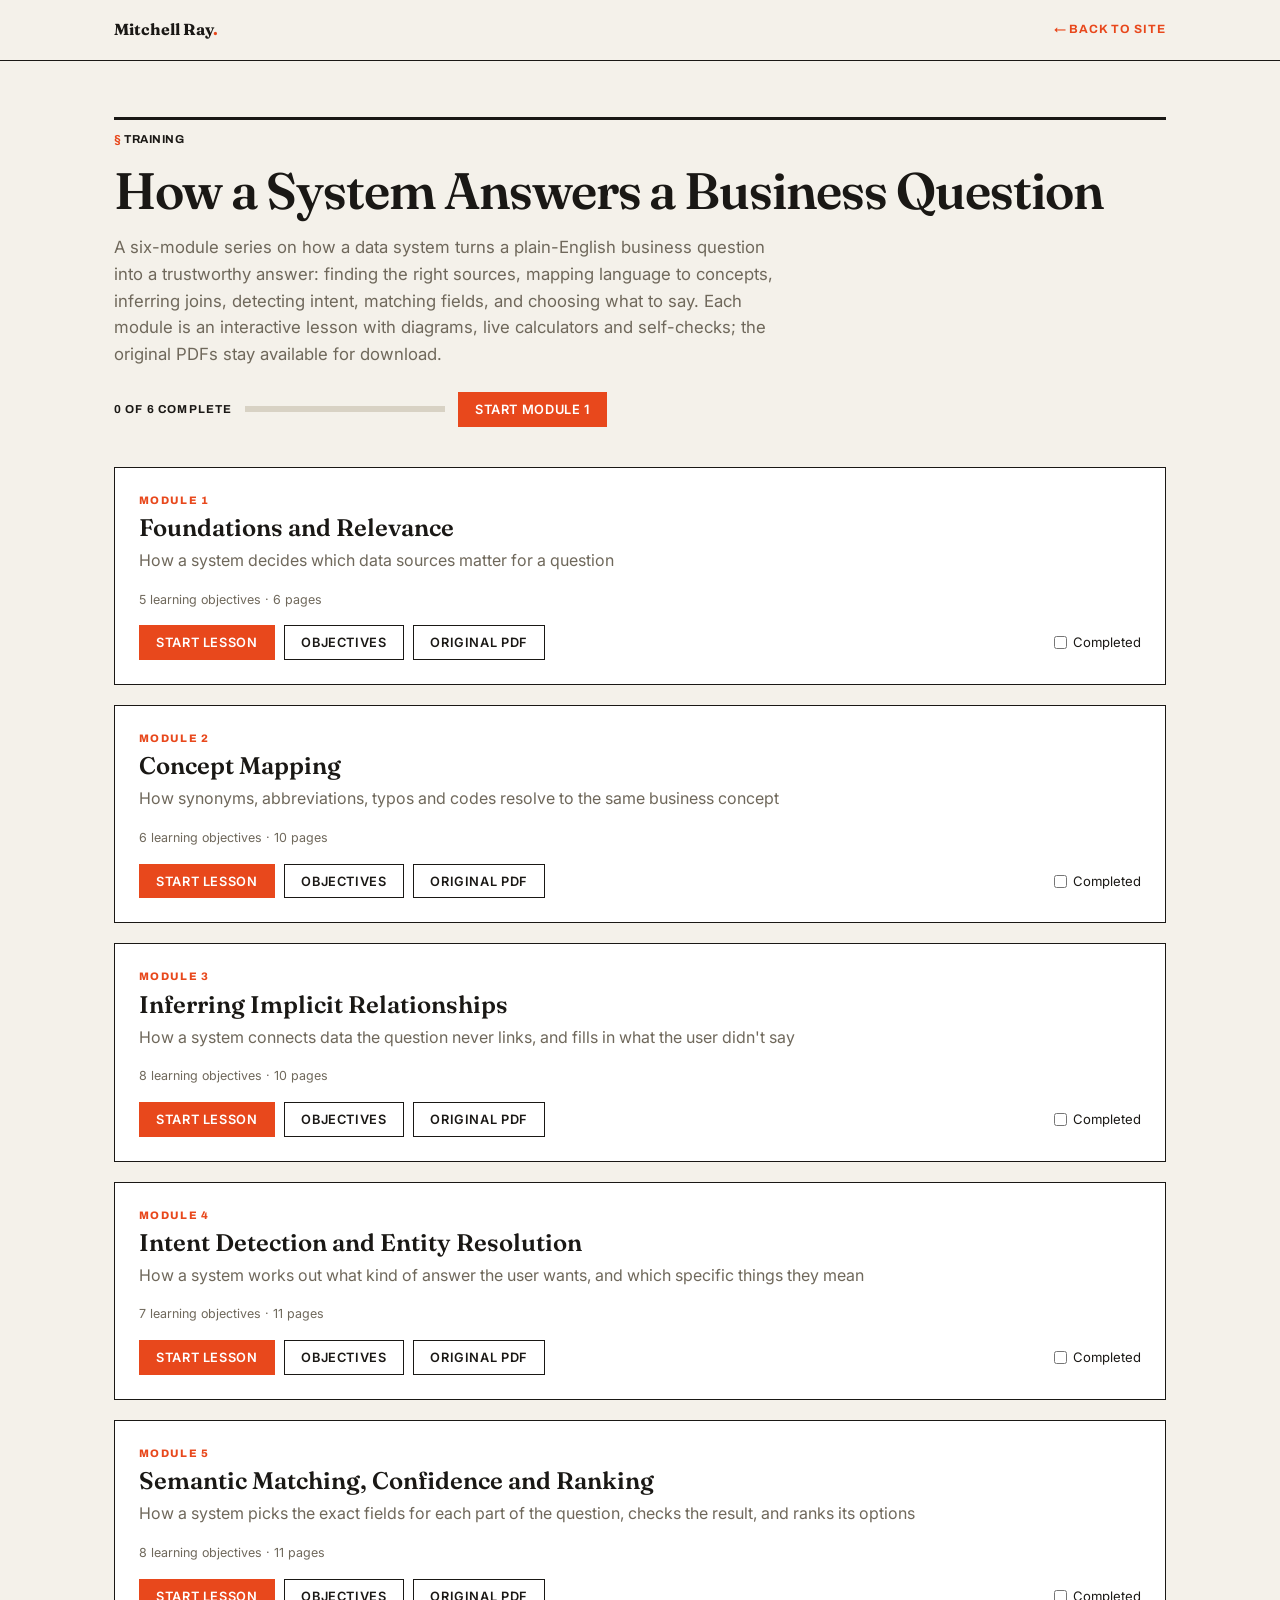
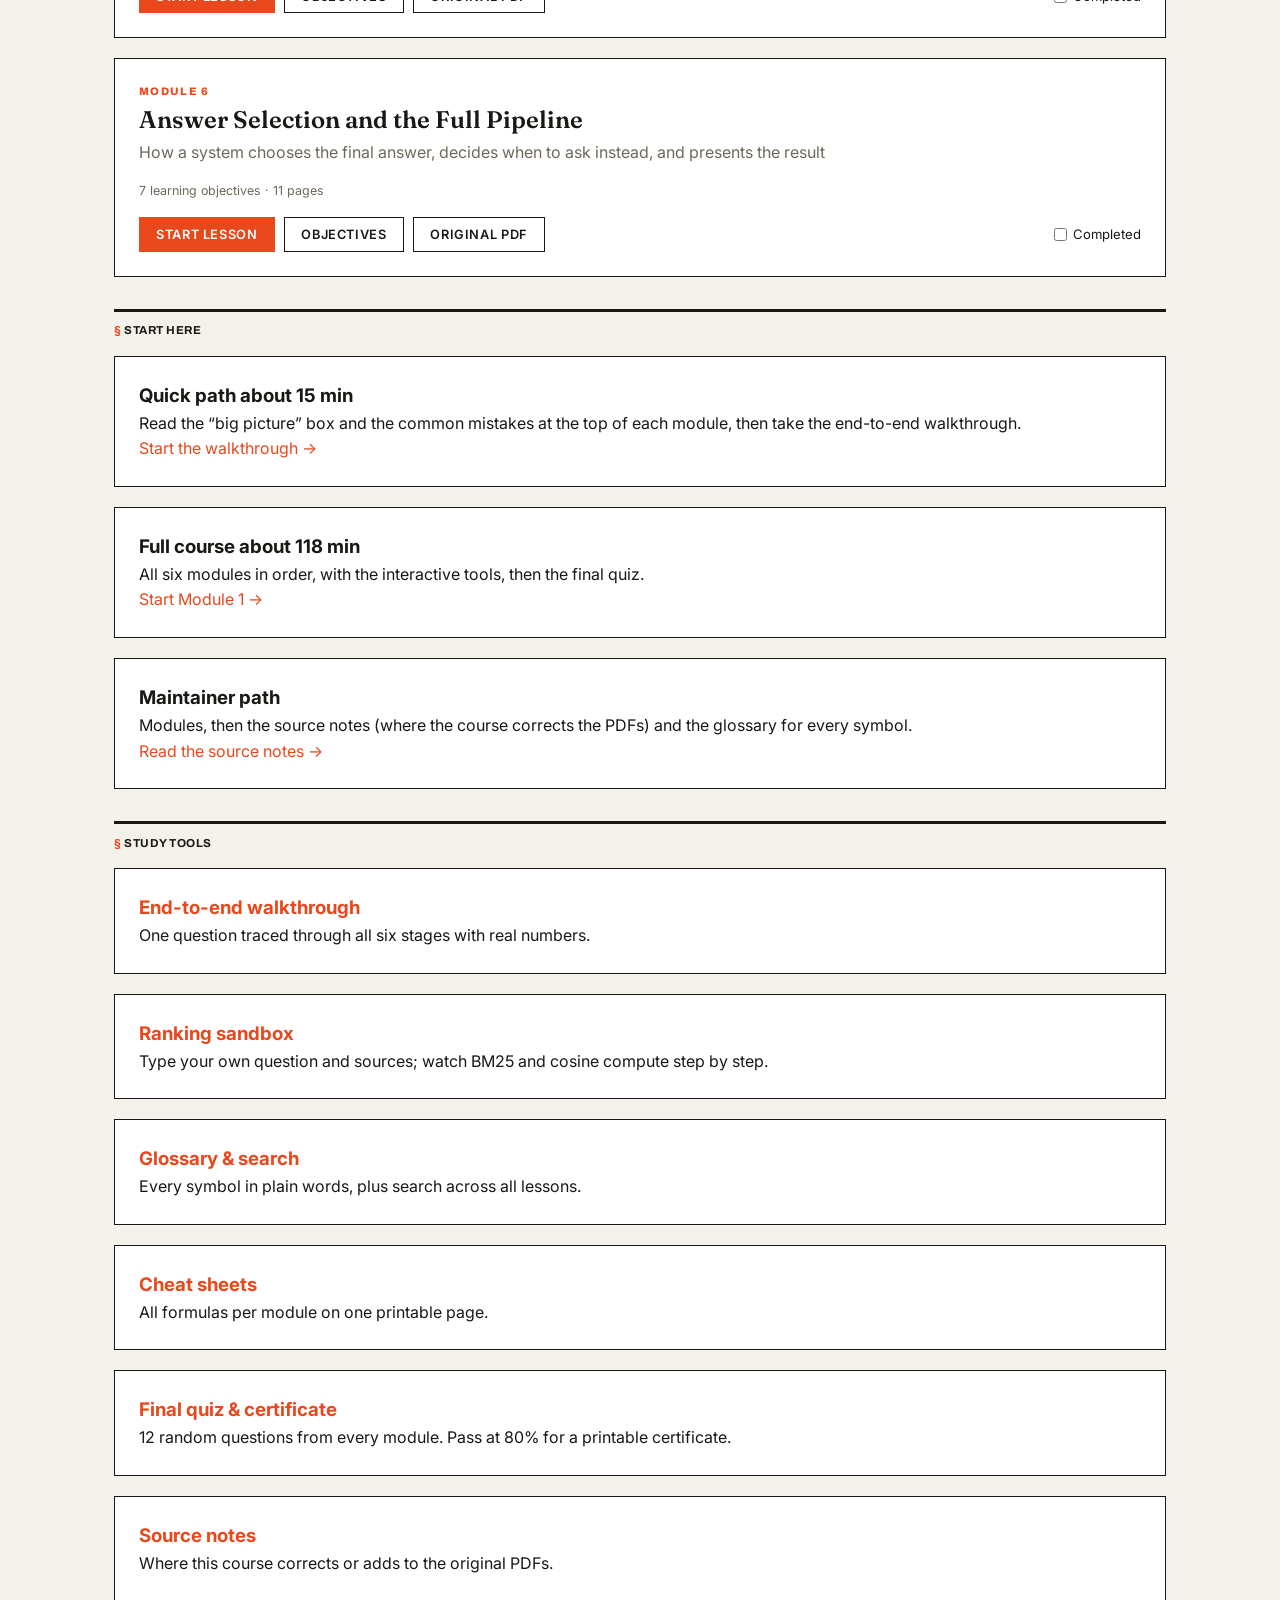
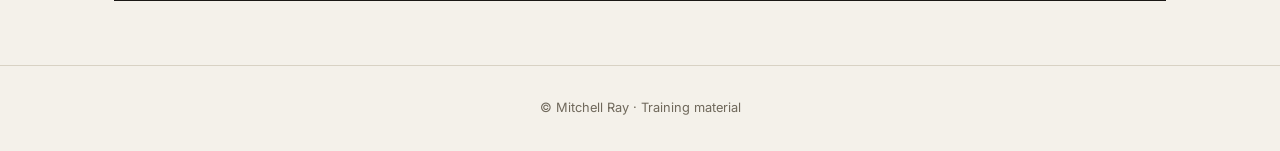
<file: training/index.html>
<!DOCTYPE html>
<html lang="en">
<head>
<meta charset="UTF-8">
<meta name="viewport" content="width=device-width, initial-scale=1.0">
<meta name="robots" content="noindex, nofollow">
<title>Training | Mitchell Ray</title>
<style>
@import url('https://fonts.googleapis.com/css2?family=Archivo:wght@500;700;800&family=Fraunces:opsz,wght@9..144,500;9..144,600;9..144,700&family=Inter:wght@400;500;600;700&display=swap');
:root{--bg:#f4f1ea;--surface:#fff;--border:#d8d2c4;--rule:#1a1815;--text:#1a1815;--dim:#6f685b;--accent:#e8481c;--green:#1f7a52;
--font:'Inter',system-ui,sans-serif;--display:'Fraunces',Georgia,serif;--label:'Archivo','Helvetica Neue',Arial,sans-serif}
*,*::before,*::after{margin:0;padding:0;box-sizing:border-box}
body{font-family:var(--font);background:var(--bg);background-image:radial-gradient(var(--border) .5px,transparent .5px);background-size:22px 22px;color:var(--text);line-height:1.6}
a{color:var(--accent);text-decoration:none}a:hover{color:var(--text)}
header{border-bottom:1px solid var(--rule);background:rgba(244,241,234,.9);position:sticky;top:0;z-index:10;backdrop-filter:blur(12px)}
header .in{max-width:1100px;margin:0 auto;padding:0 1.5rem;height:60px;display:flex;align-items:center;justify-content:space-between}
.logo{font-family:var(--display);font-weight:700;color:var(--text)}.logo span{color:var(--accent)}
.back{font-family:var(--label);font-size:.75rem;font-weight:700;text-transform:uppercase;letter-spacing:.08em}
main{max-width:1100px;margin:0 auto;padding:3.5rem 1.5rem 4rem}
.label{font-family:var(--label);font-size:.72rem;font-weight:700;letter-spacing:.5px;text-transform:uppercase;border-top:3px solid var(--rule);padding-top:.6rem;margin-bottom:1rem}
.label b{color:var(--accent)}
h1{font-family:var(--display);font-size:clamp(2rem,5vw,3.2rem);font-weight:600;letter-spacing:-.02em;line-height:1.05;margin-bottom:1rem}
.intro{color:var(--dim);max-width:680px;font-size:1.05rem;margin-bottom:1.5rem}
.progress{display:flex;align-items:center;gap:.8rem;font-family:var(--label);font-size:.72rem;font-weight:700;text-transform:uppercase;letter-spacing:.1em;margin-bottom:2.5rem}
.bar{flex:0 0 200px;height:6px;background:var(--border)}.bar i{display:block;height:100%;width:0;background:var(--green);transition:width .3s}
.grid{display:grid;gap:1.25rem}
.card{background:var(--surface);border:1px solid var(--rule);padding:1.5rem}
.card.done{border-left:6px solid var(--green)}
.card .num{font-family:var(--label);font-size:.68rem;font-weight:800;letter-spacing:.12em;text-transform:uppercase;color:var(--accent);margin-bottom:.3rem}
.card h2{font-family:var(--display);font-size:1.5rem;font-weight:600;line-height:1.15;margin-bottom:.4rem}
.card .sub{color:var(--dim);margin-bottom:1rem}
.meta{font-size:.78rem;color:var(--dim);margin-bottom:1rem}
.actions{display:flex;flex-wrap:wrap;gap:.6rem;align-items:center}
.btn{font:600 .8rem var(--font);padding:.55rem 1rem;border:1.5px solid var(--rule);background:transparent;color:var(--text);cursor:pointer;text-transform:uppercase;letter-spacing:.05em}
.btn.primary{background:var(--accent);border-color:var(--accent);color:#fff}
.btn:hover{background:var(--text);border-color:var(--text);color:var(--bg)}
.chk{margin-left:auto;font-size:.82rem;display:flex;gap:.4rem;align-items:center;cursor:pointer}
.obj{display:none;margin-top:1.1rem;padding-top:1rem;border-top:1px solid var(--border)}
.obj.open{display:block}
.obj h3{font-family:var(--label);font-size:.7rem;text-transform:uppercase;letter-spacing:.1em;margin-bottom:.5rem}
.obj ul{padding-left:1.2rem;color:var(--dim);font-size:.95rem}
.viewer{display:none;margin-top:1.1rem}.viewer.open{display:block}
.viewer iframe{width:100%;height:80vh;border:1px solid var(--rule);background:#fff}
footer{text-align:center;padding:2rem;font-size:.8rem;color:var(--dim);border-top:1px solid var(--border)}
@media(max-width:620px){.chk{margin-left:0}.bar{flex-basis:120px}}
</style>
</head>
<body>
<header><div class="in"><a class="logo" href="../">Mitchell Ray<span>.</span></a><a class="back" href="../">&larr; Back to site</a></div></header>
<main>
  <div class="label"><b>&sect;</b> Training</div>
  <h1 id="title"></h1>
  <p class="intro" id="intro"></p>
  <div class="progress"><span id="ptext"></span><div class="bar"><i id="pbar"></i></div><a class="btn primary" id="cta" href="m1.html">Start Module 1</a></div>
  <div class="grid" id="grid"></div>
  <div class="label" style="margin-top:2rem"><b>&sect;</b> Start here</div>
  <div class="grid" id="paths">
    <div class="card"><h3>Quick path <span class="mini">about 15 min</span></h3><p>Read the &ldquo;big picture&rdquo; box and the common mistakes at the top of each module, then take the end-to-end walkthrough.</p><p><a href="walkthrough.html">Start the walkthrough &rarr;</a></p></div>
    <div class="card"><h3>Full course <span class="mini" id="fulltime">about 2 min per PDF page</span></h3><p>All six modules in order, with the interactive tools, then the final quiz.</p><p><a href="m1.html">Start Module 1 &rarr;</a></p></div>
    <div class="card"><h3>Maintainer path</h3><p>Modules, then the source notes (where the course corrects the PDFs) and the glossary for every symbol.</p><p><a href="notes.html">Read the source notes &rarr;</a></p></div>
  </div>
  <div class="label" style="margin-top:2rem"><b>&sect;</b> Study tools</div>
  <div class="grid" id="tools">
    <div class="card"><h3><a href="walkthrough.html">End-to-end walkthrough</a></h3><p>One question traced through all six stages with real numbers.</p></div>
    <div class="card"><h3><a href="sandbox.html">Ranking sandbox</a></h3><p>Type your own question and sources; watch BM25 and cosine compute step by step.</p></div>
    <div class="card"><h3><a href="glossary.html">Glossary &amp; search</a></h3><p>Every symbol in plain words, plus search across all lessons.</p></div>
    <div class="card"><h3><a href="cheatsheet.html">Cheat sheets</a></h3><p>All formulas per module on one printable page.</p></div>
    <div class="card"><h3><a href="quiz.html">Final quiz &amp; certificate</a></h3><p>12 random questions from every module. Pass at 80% for a printable certificate.</p></div>
    <div class="card"><h3><a href="notes.html">Source notes</a></h3><p>Where this course corrects or adds to the original PDFs.</p></div>
  </div>
</main>
<footer>&copy; Mitchell Ray &middot; Training material</footer>
<script src="modules.js"></script>
<script>document.getElementById("fulltime").textContent = "about " + TRAINING.modules.reduce((a, m) => a + m.pages, 0) * 2 + " min";</script>
<script>
const T = window.TRAINING, KEY = "training-done";
const done = new Set(JSON.parse(localStorage.getItem(KEY) || "[]"));
const esc = s => s.replace(/[&<>"]/g, c => ({"&":"&amp;","<":"&lt;",">":"&gt;",'"':"&quot;"}[c]));
document.getElementById("title").textContent = T.title;
document.getElementById("intro").textContent = T.intro;
document.title = T.title + " | Training";

function cta() {
  const nx = T.modules.find(m => !done.has(m.id)), a = document.getElementById("cta");
  a.href = nx ? `m${nx.id}.html` : "m1.html";
  a.textContent = !nx ? "Review from Module 1" : done.size ? `Continue: Module ${nx.id}` : "Start Module 1";
}
function render() {
  document.getElementById("grid").innerHTML = T.modules.map(m => `
    <article class="card ${done.has(m.id) ? "done" : ""}" data-id="${m.id}">
      <div class="num">Module ${m.id}</div>
      <h2>${esc(m.title)}</h2>
      <p class="sub">${esc(m.subtitle)}</p>
      <p class="meta">${m.objectives.length} learning objectives${m.pages ? " &middot; " + m.pages + " pages" : ""}</p>
      <div class="actions">
        <a class="btn primary" href="m${m.id}.html">${done.has(m.id) ? "Review lesson" : "Start lesson"}</a>
        <button class="btn" data-act="obj">Objectives</button>
        <a class="btn" href="${m.file}" download>Original PDF</a>
        <label class="chk"><input type="checkbox" data-act="done" ${done.has(m.id) ? "checked" : ""}> Completed</label>
      </div>
      <div class="obj"><h3>By the end of this module you can</h3><ul>${m.objectives.map(o => `<li>${esc(o)}</li>`).join("")}</ul></div>
    </article>`).join("");
  const n = done.size, t = T.modules.length;
  document.getElementById("ptext").textContent = `${n} of ${t} complete`;
  document.getElementById("pbar").style.width = (100 * n / t) + "%";
  cta();
}

document.getElementById("grid").addEventListener("click", e => {
  const el = e.target.closest("[data-act]"); if (!el) return;
  const card = el.closest(".card"), id = +card.dataset.id, m = T.modules.find(x => x.id === id);
  if (el.dataset.act === "obj") card.querySelector(".obj").classList.toggle("open");
  if (el.dataset.act === "done") {
    el.checked ? done.add(id) : done.delete(id);
    localStorage.setItem(KEY, JSON.stringify([...done]));
    card.classList.toggle("done", el.checked);
    document.getElementById("ptext").textContent = `${done.size} of ${T.modules.length} complete`;
    document.getElementById("pbar").style.width = (100 * done.size / T.modules.length) + "%";
    cta();
  }
});
render();
</script>
</body>
</html>
</file>
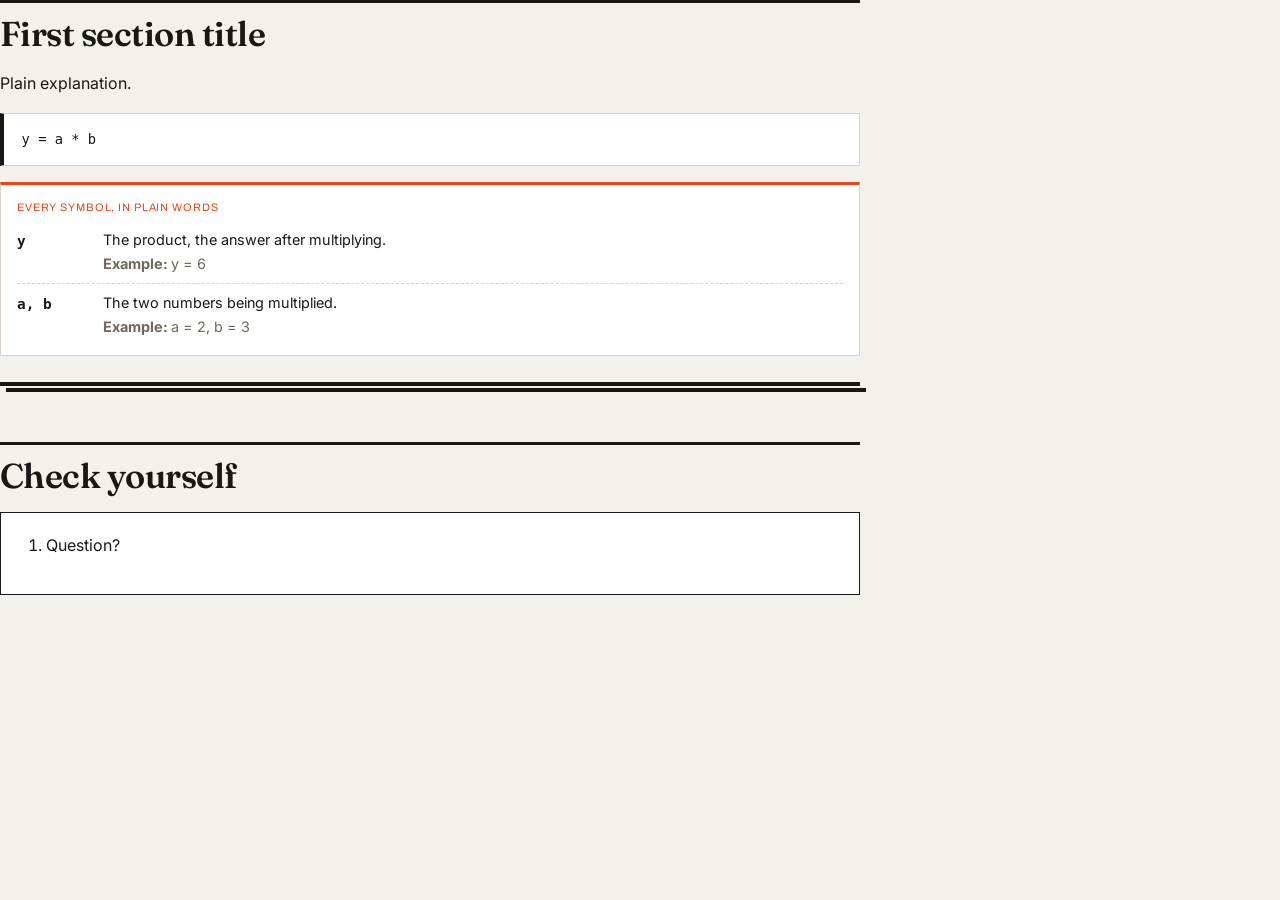
<file: training/_template.html>
<!DOCTYPE html>
<html lang="en">
<head>
<meta charset="UTF-8">
<meta name="viewport" content="width=device-width, initial-scale=1.0">
<meta name="robots" content="noindex, nofollow">
<title>Module N | Training</title>
<link rel="stylesheet" href="lesson.css">
</head>
<body data-module="N">
<main id="lesson">

<section data-toc="First section title">
<h2>First section title</h2>
<p>Plain explanation.</p>
<div class="formula">y = a * b</div>
<dl class="vars"><div><dt>y</dt><dd>The product, the answer after multiplying. <span class="ex">y = 6</span></dd></div>
<div><dt>a, b</dt><dd>The two numbers being multiplied. <span class="ex">a = 2, b = 3</span></dd></div></dl>
<div class="widget" data-w="demo" data-title="Try it"></div>
</section>

<section data-toc="Check yourself">
<h2>Check yourself</h2>
<div class="check"><ol>
<li><span class="q">Question?</span><span class="a">Answer.</span></li>
</ol></div>
</section>

</main>
<script src="modules.js"></script>
<script src="lib.js"></script>
<!-- <script src="wN.js"></script> -->
</body>
</html>
</file>
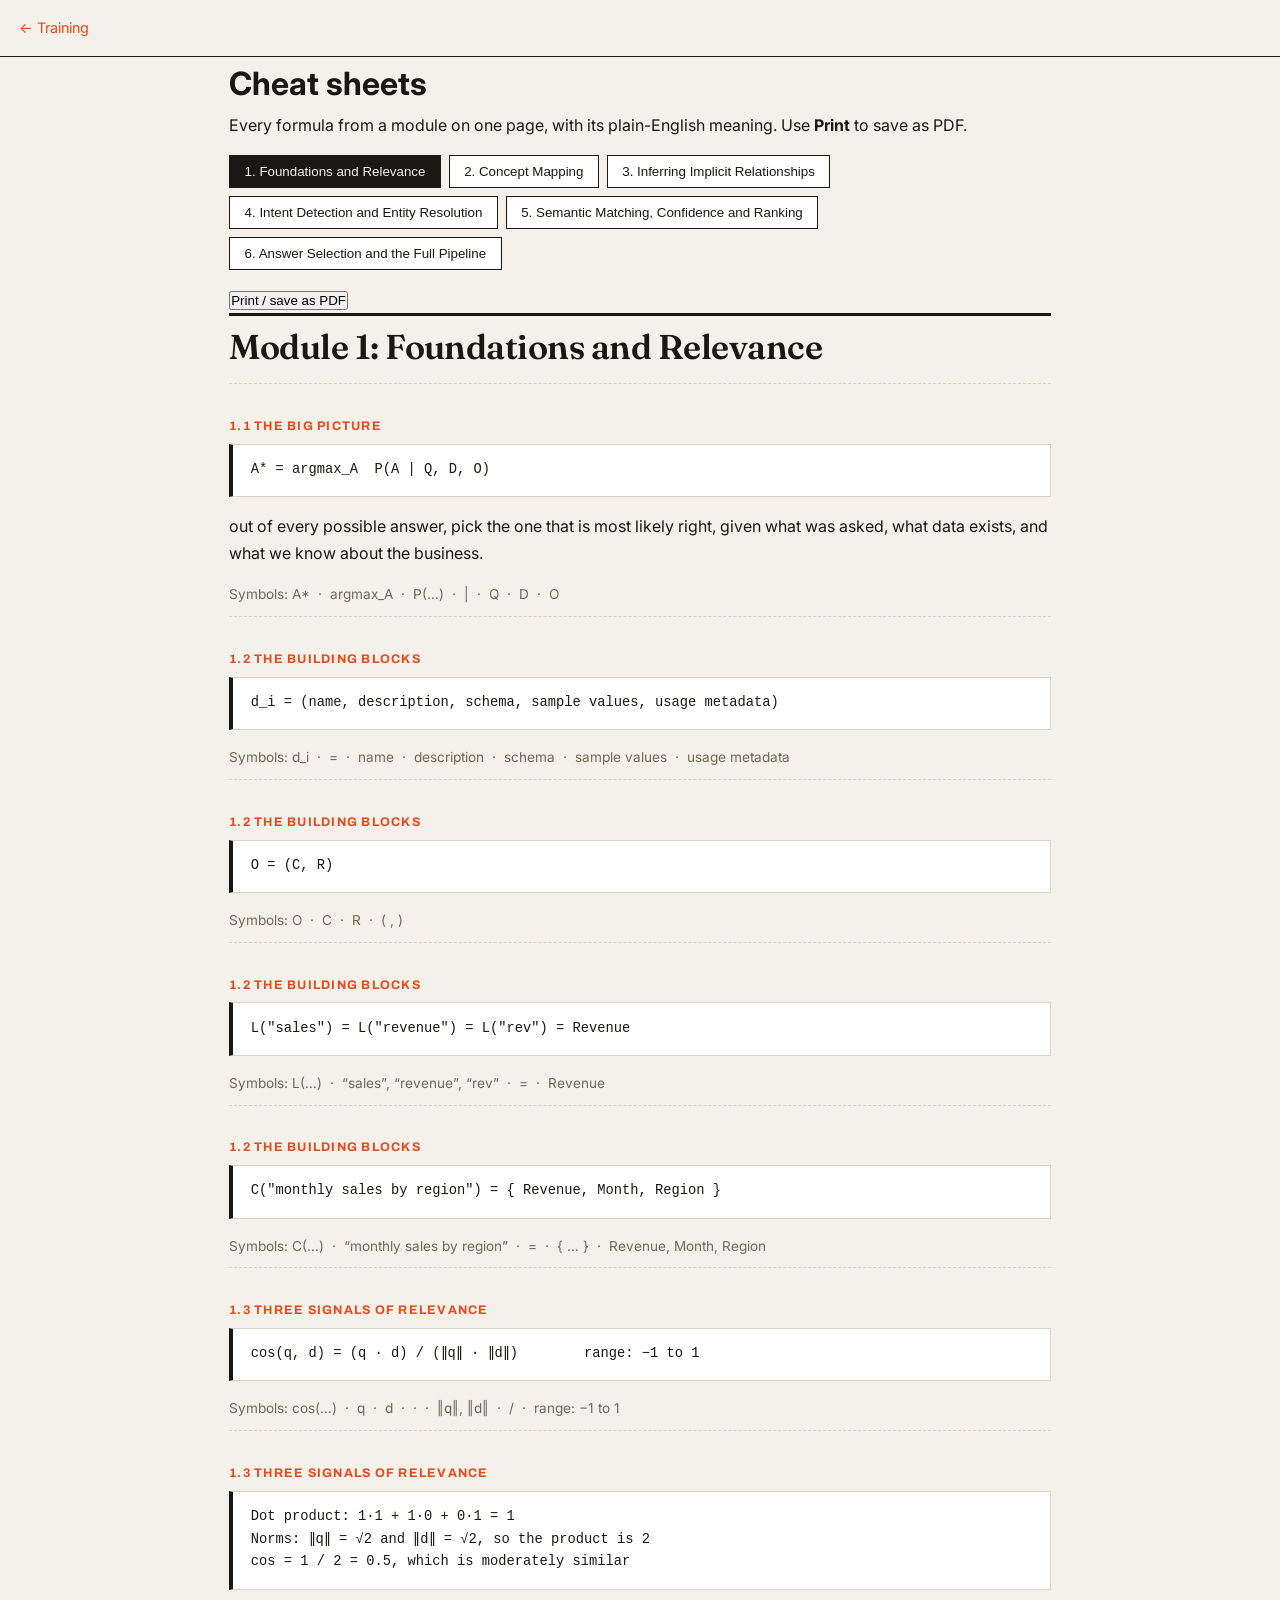
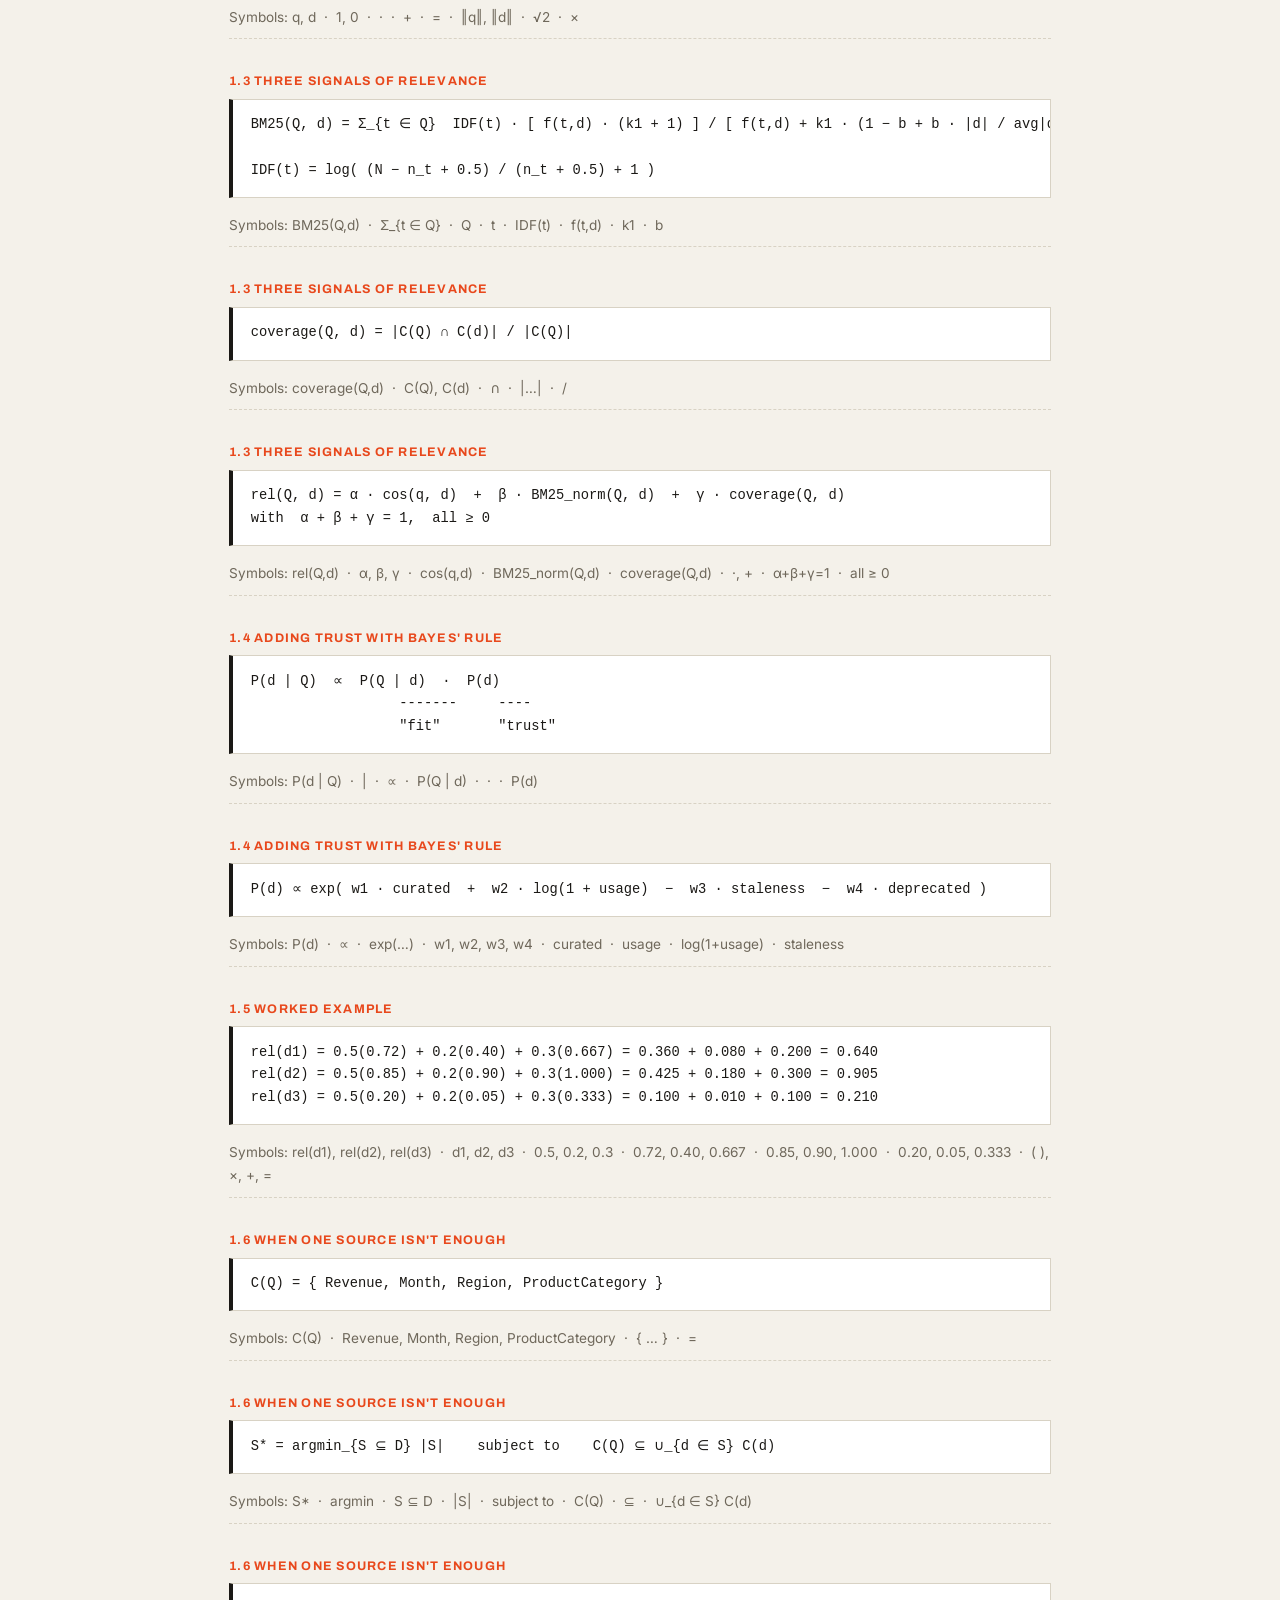
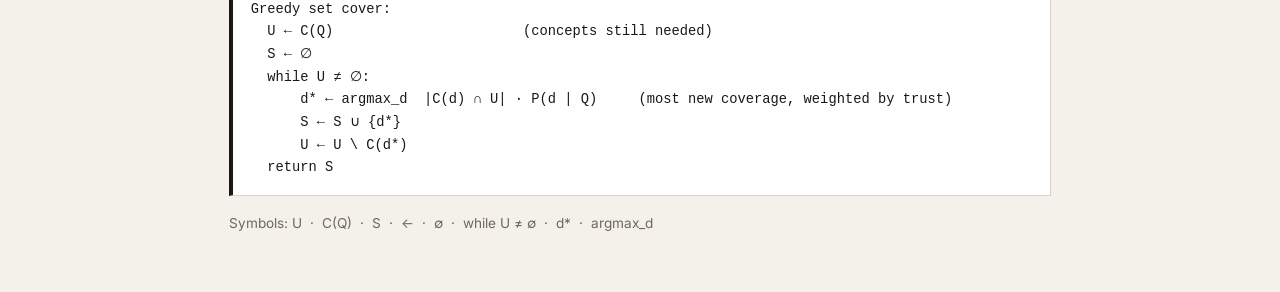
<file: training/cheatsheet.html>
<!DOCTYPE html>
<html lang="en"><head><meta charset="UTF-8"><meta name="viewport" content="width=device-width, initial-scale=1.0">
<meta name="robots" content="noindex, nofollow"><title>Cheat sheets | Training</title>
<link rel="stylesheet" href="lesson.css">
<style>
.topbar{padding:1rem 1.2rem;font-size:.9rem}.topbar a{color:var(--accent)}
#lesson{max-width:900px;margin:0 auto;padding:0 1.2rem 3rem}
.sel{display:flex;flex-wrap:wrap;gap:.5rem;margin:1rem 0}.sel button{padding:.5rem .9rem;border:1px solid var(--rule);background:var(--surface);color:var(--text);cursor:pointer}.sel button.on{background:var(--text);color:var(--bg)}
.cs{border-top:1px dashed var(--border);padding:.6rem 0;break-inside:avoid}.cs h4{margin:.2rem 0;font-size:.85rem;color:var(--accent);text-transform:uppercase;letter-spacing:.06em}
.keys{font-size:.85rem;color:var(--dim)}
@media print{.topbar,.sel,.noprint{display:none}body{background:#fff}.formula{white-space:pre-wrap}}
</style></head>
<body><div class="topbar"><a href="index.html">&larr; Training</a></div>
<main id="lesson">
<h1>Cheat sheets</h1>
<p>Every formula from a module on one page, with its plain-English meaning. Use <b>Print</b> to save as PDF.</p>
<div class="sel" id="sel"></div><button class="noprint" onclick="print()">Print / save as PDF</button>
<div id="out">Loading...</div>
</main>
<script src="modules.js"></script><script src="pages.js"></script>
<script>
let ALL = [], cur = 1;
function draw() {
  const { m, doc } = ALL[cur - 1];
  let h = `<h2>Module ${m.id}: ${esc(m.title)}</h2>`;
  doc.querySelectorAll(".formula").forEach(f => {
    const pl = f.nextElementSibling && f.nextElementSibling.classList.contains("plainline") ? f.nextElementSibling : null;
    const vars = f.closest("section,div") && (pl || f).nextElementSibling;
    const dl = [pl, f.nextElementSibling, pl && pl.nextElementSibling].find(x => x && x.classList && x.classList.contains("vars"));
    const keys = dl ? [...dl.querySelectorAll("dt")].slice(0, 8).map(d => d.innerHTML).join(" &nbsp;&middot;&nbsp; ") : "";
    h += `<div class="cs"><h4>${secOf(f)}</h4><div class="formula">${esc(f.textContent)}</div>${pl ? `<p>${pl.innerHTML}</p>` : ""}${keys ? `<div class="keys">Symbols: ${keys}</div>` : ""}</div>`;
  });
  document.getElementById("out").innerHTML = h;
  [...sel.children].forEach((b, i) => b.className = i + 1 === cur ? "on" : "");
}
loadAll().then(a => { ALL = a; sel.innerHTML = a.map(x => `<button>${x.m.id}. ${esc(x.m.title)}</button>`).join(""); [...sel.children].forEach((b, i) => b.onclick = () => { cur = i + 1; draw(); }); draw(); })
  .catch(e => out.textContent = "Could not load (" + e + ").");
</script></body></html>
</file>
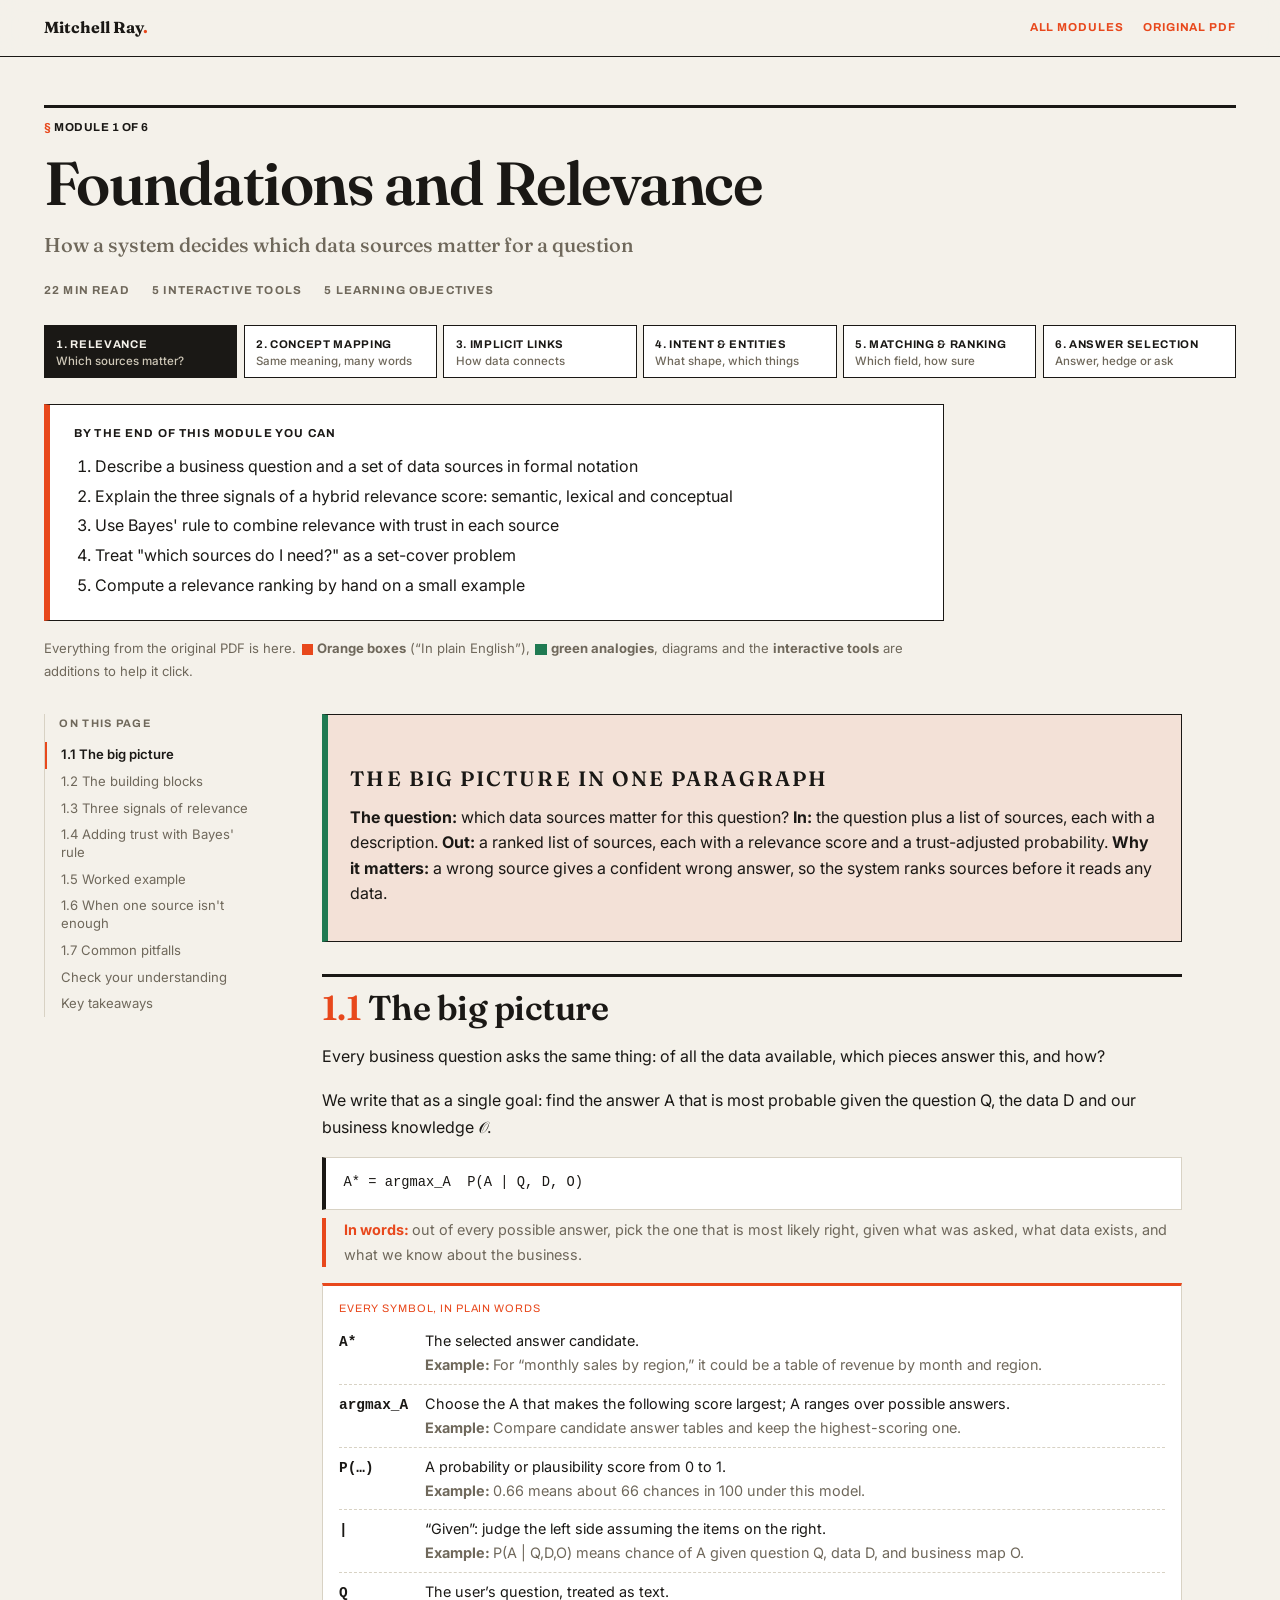
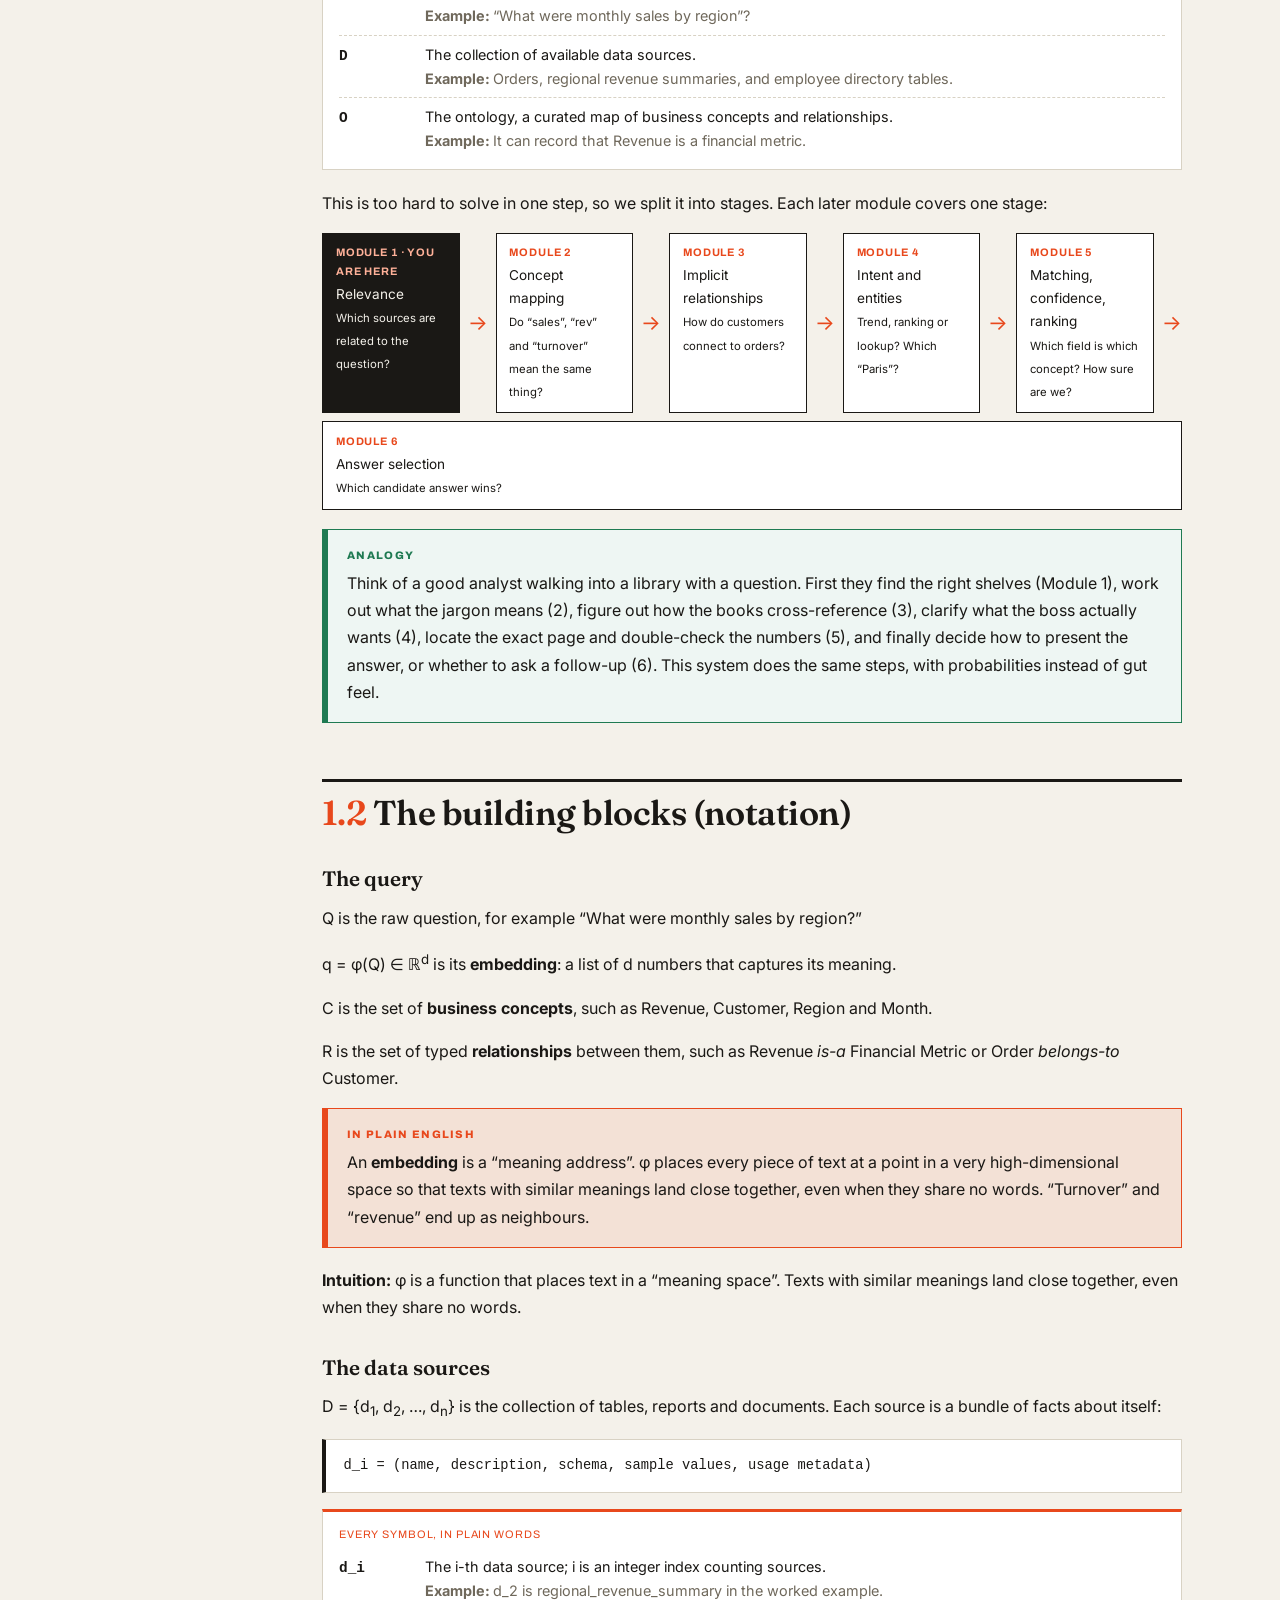
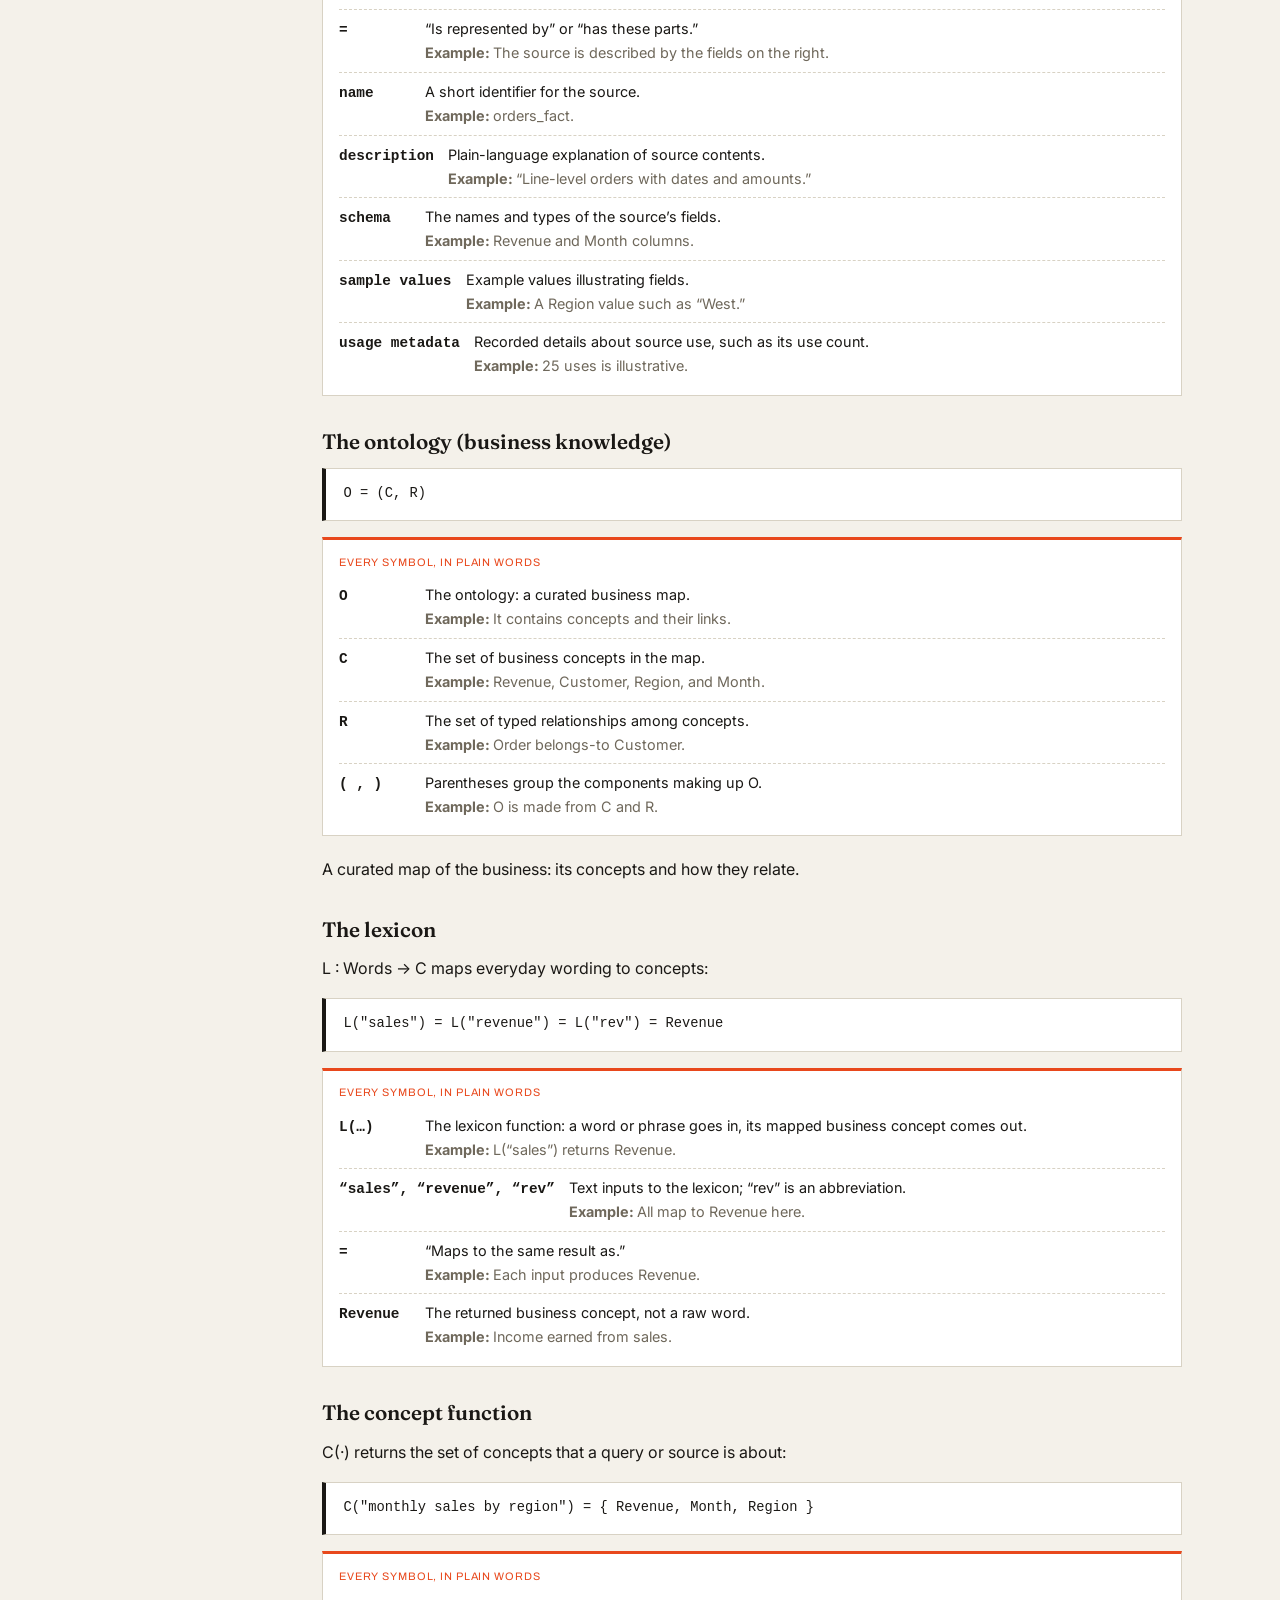
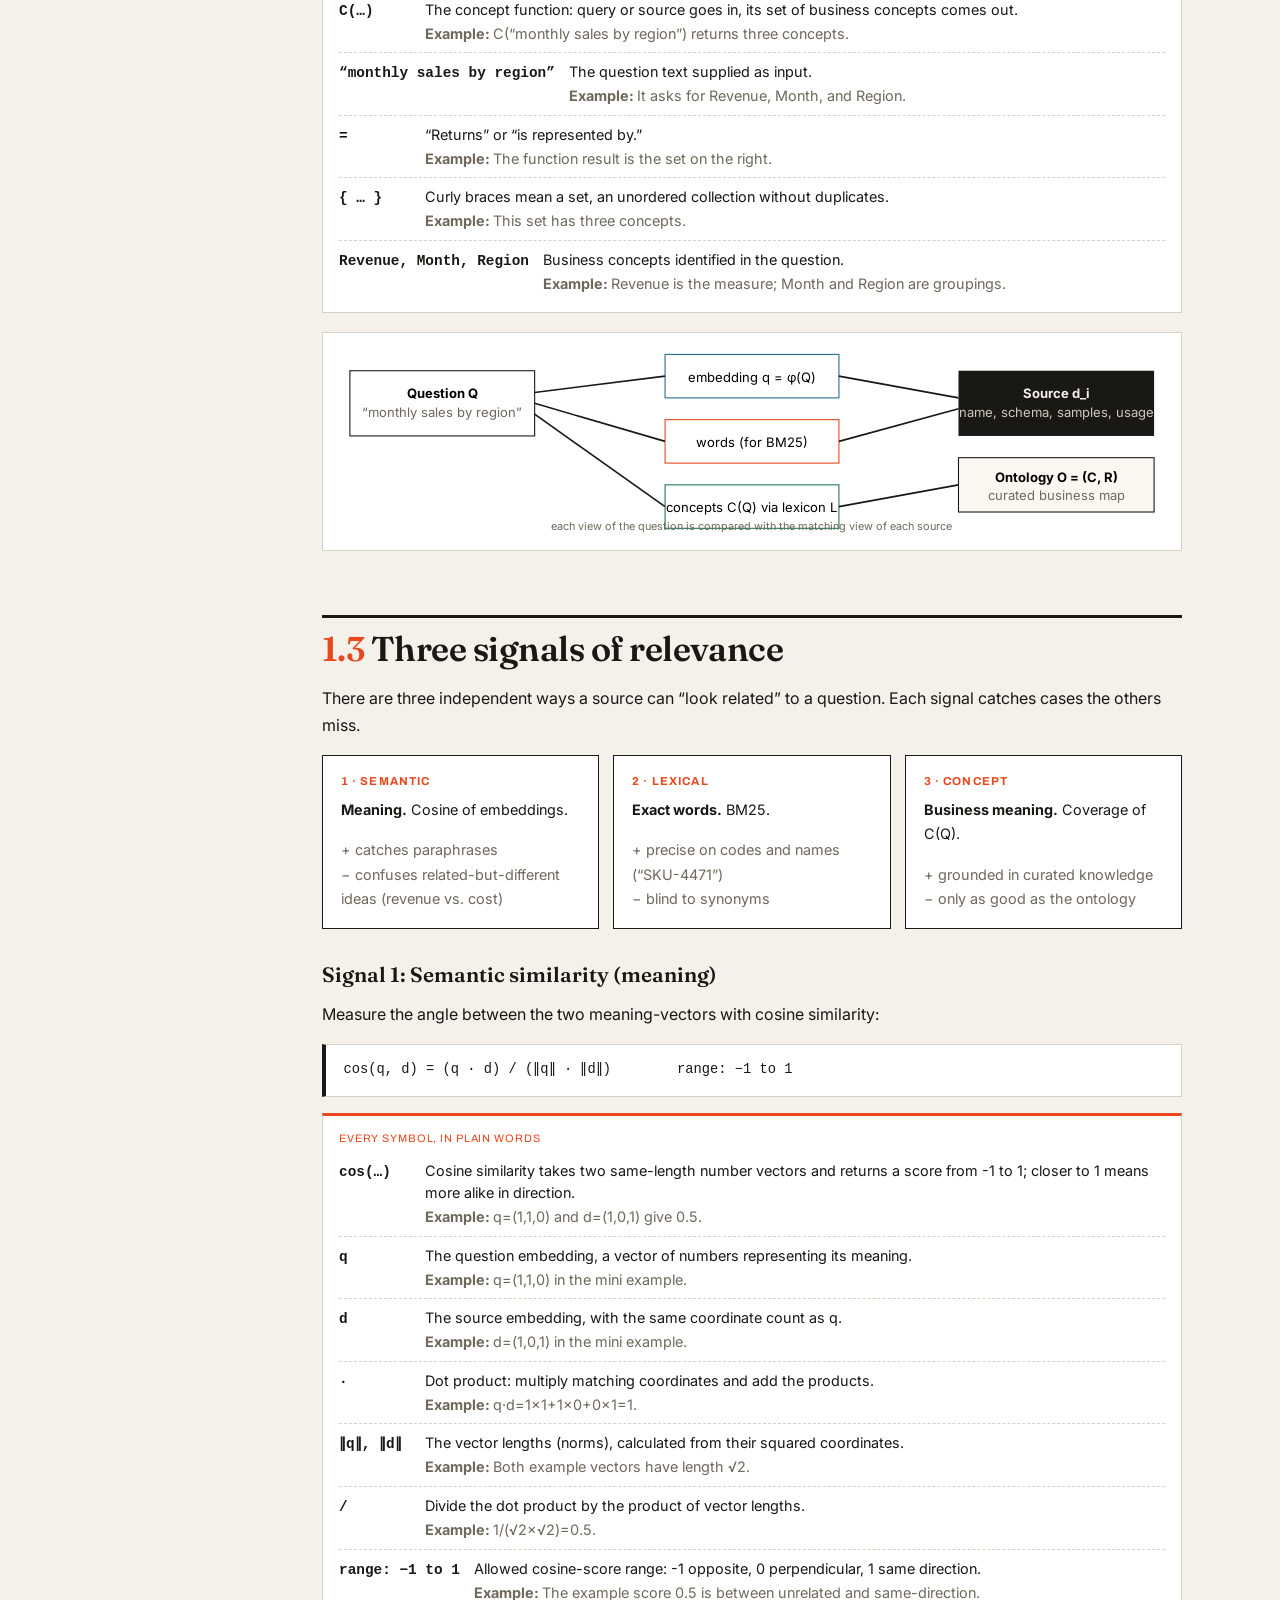
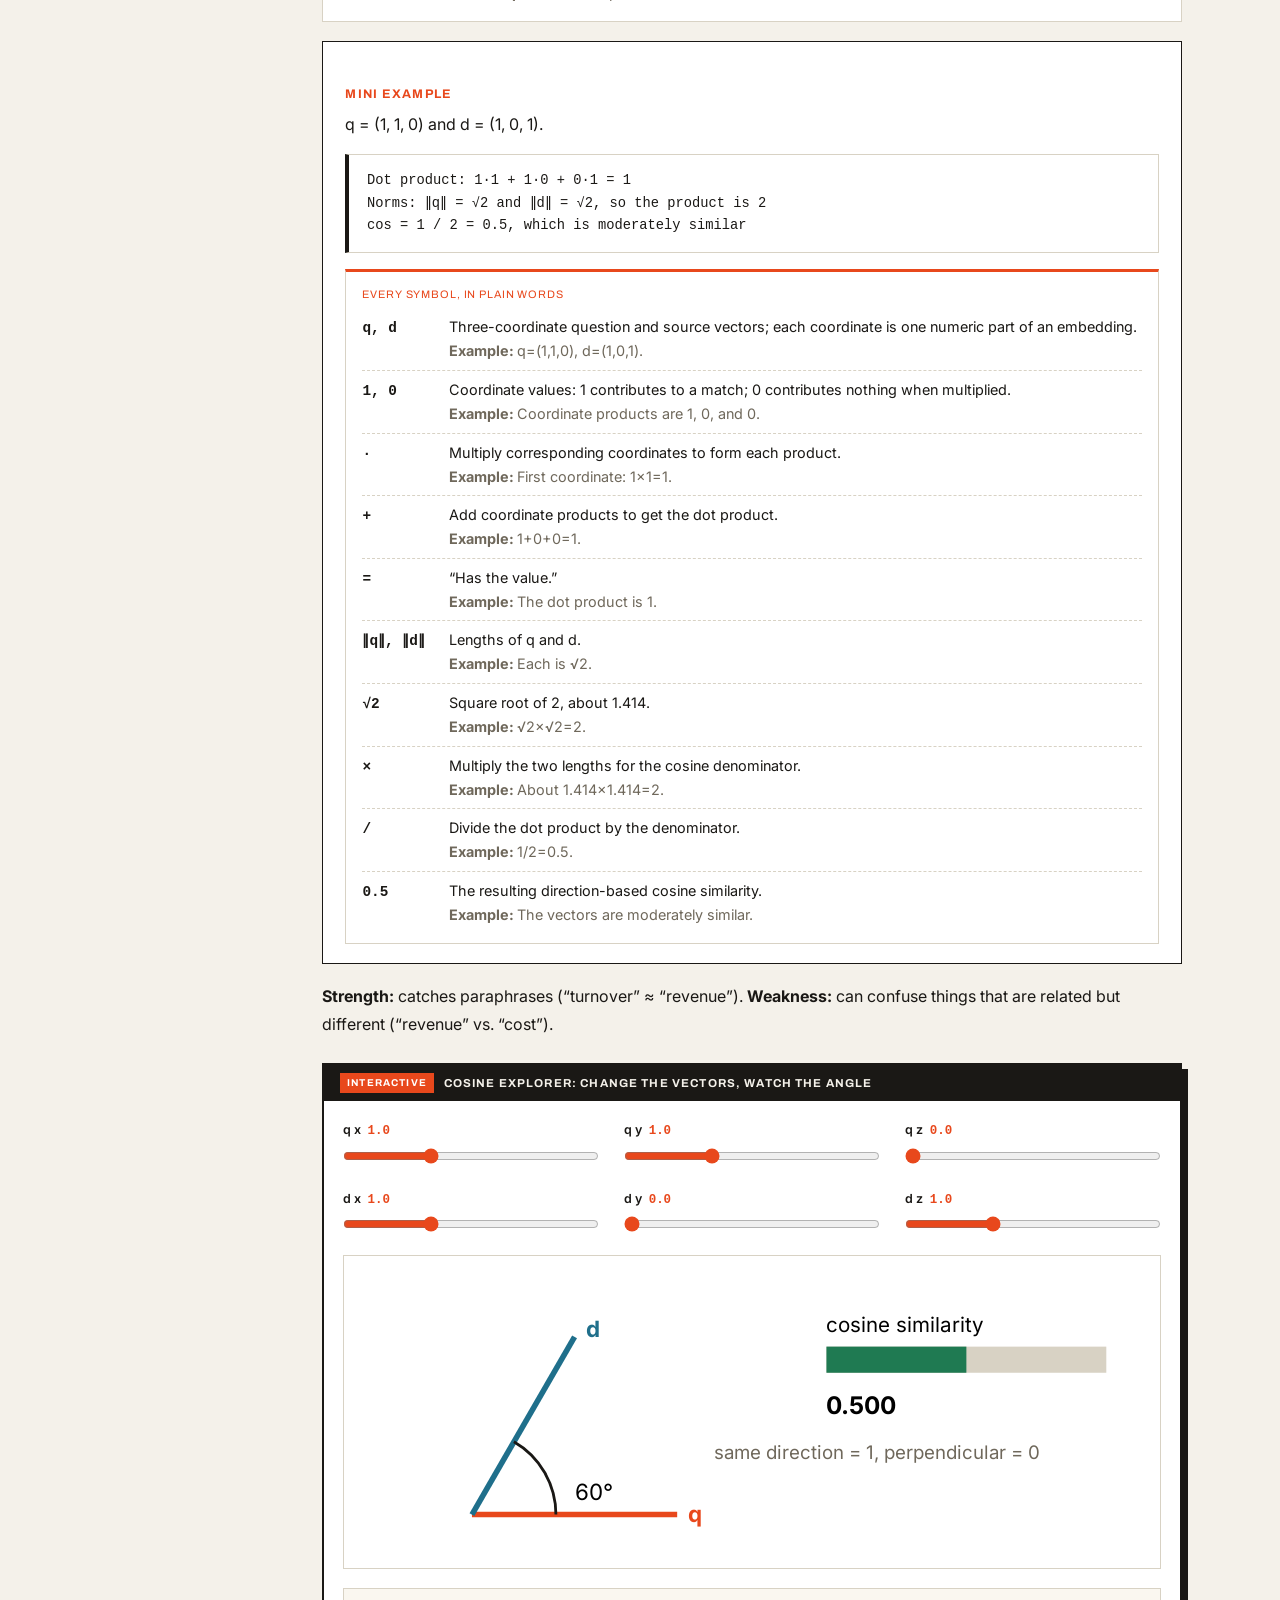
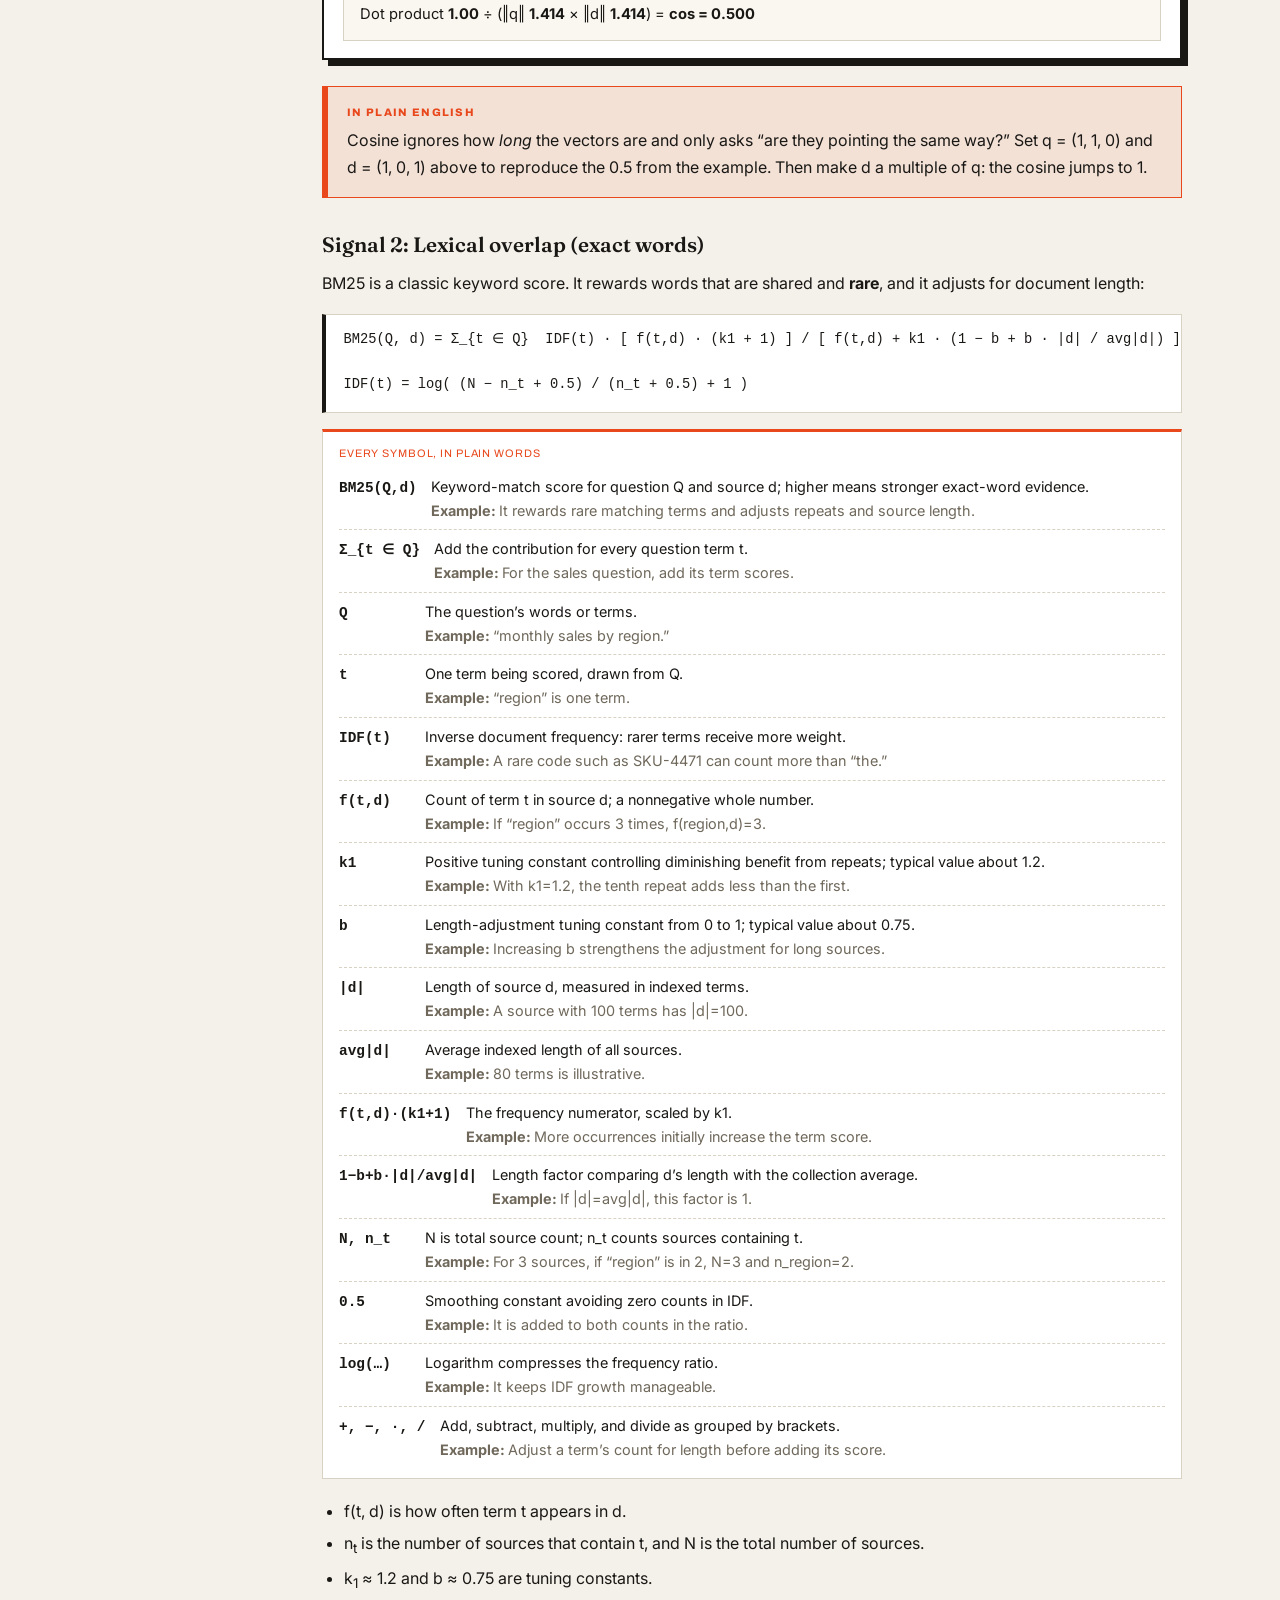
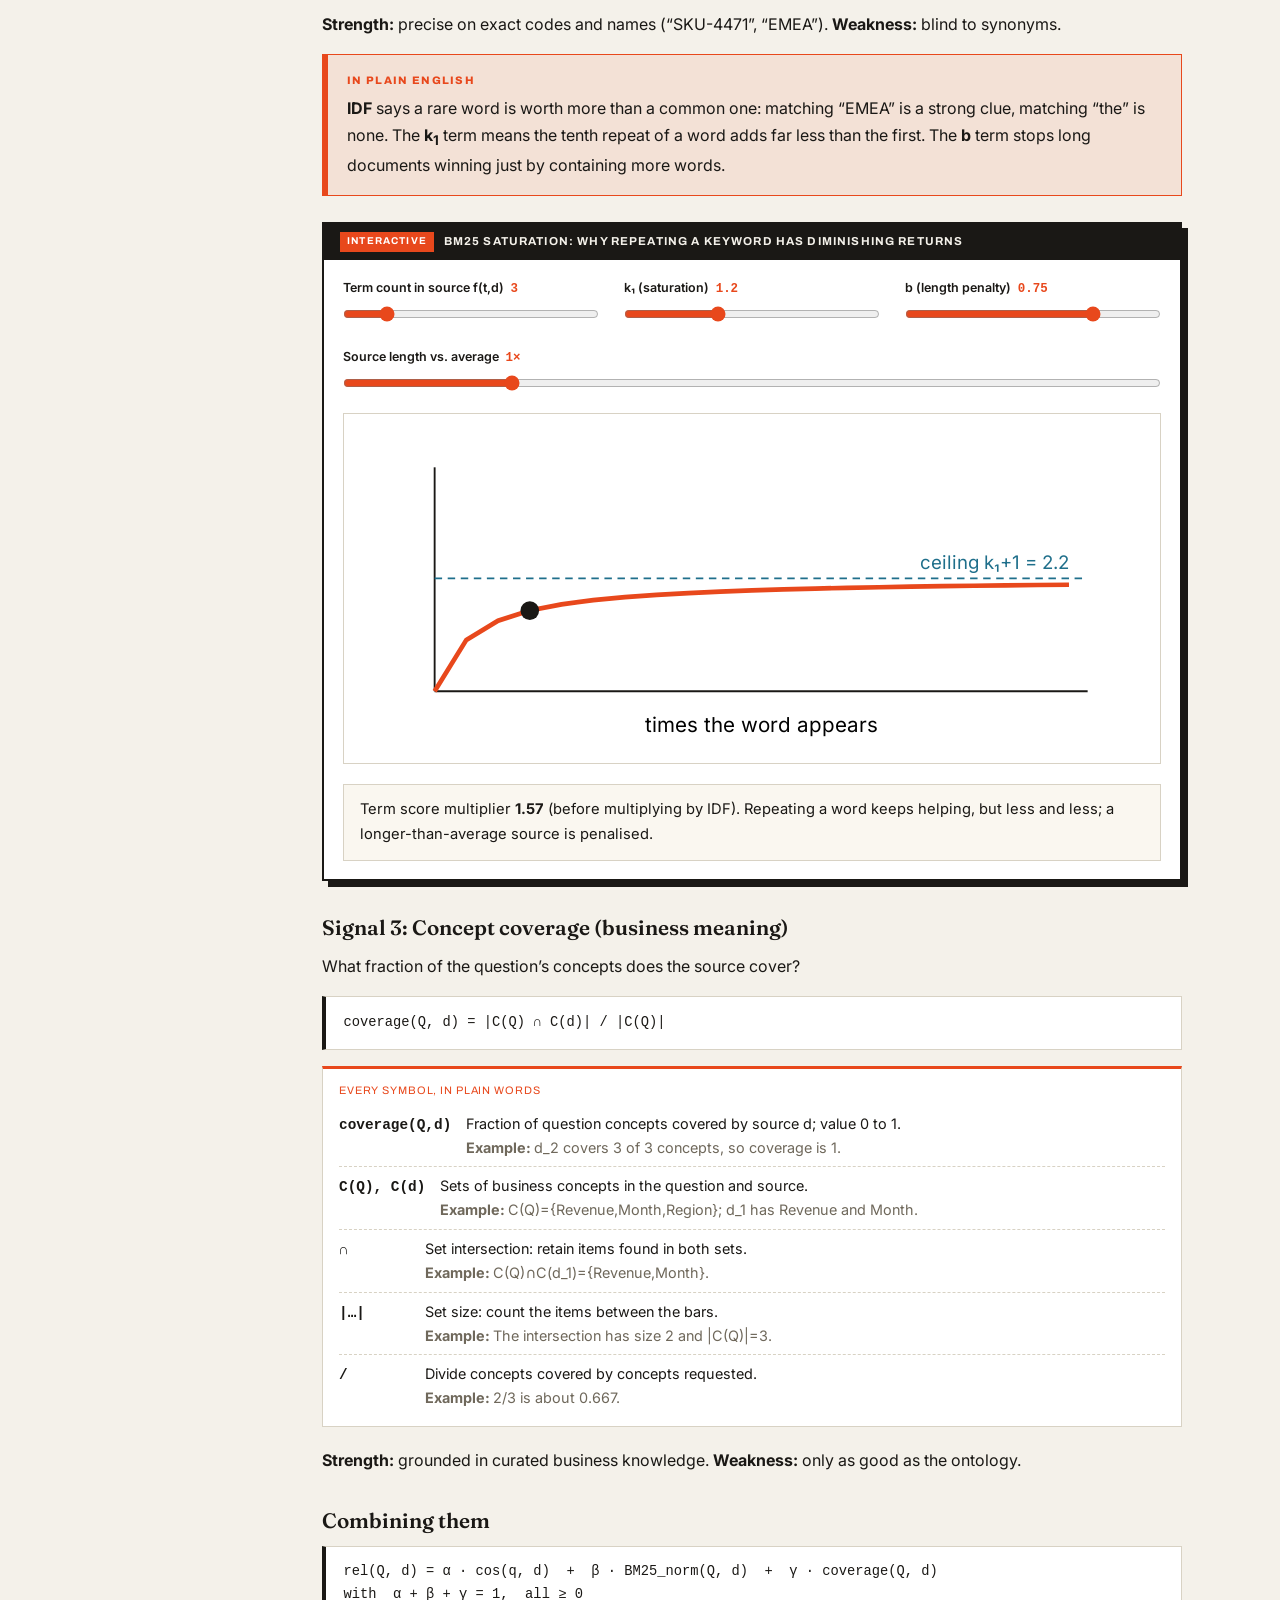
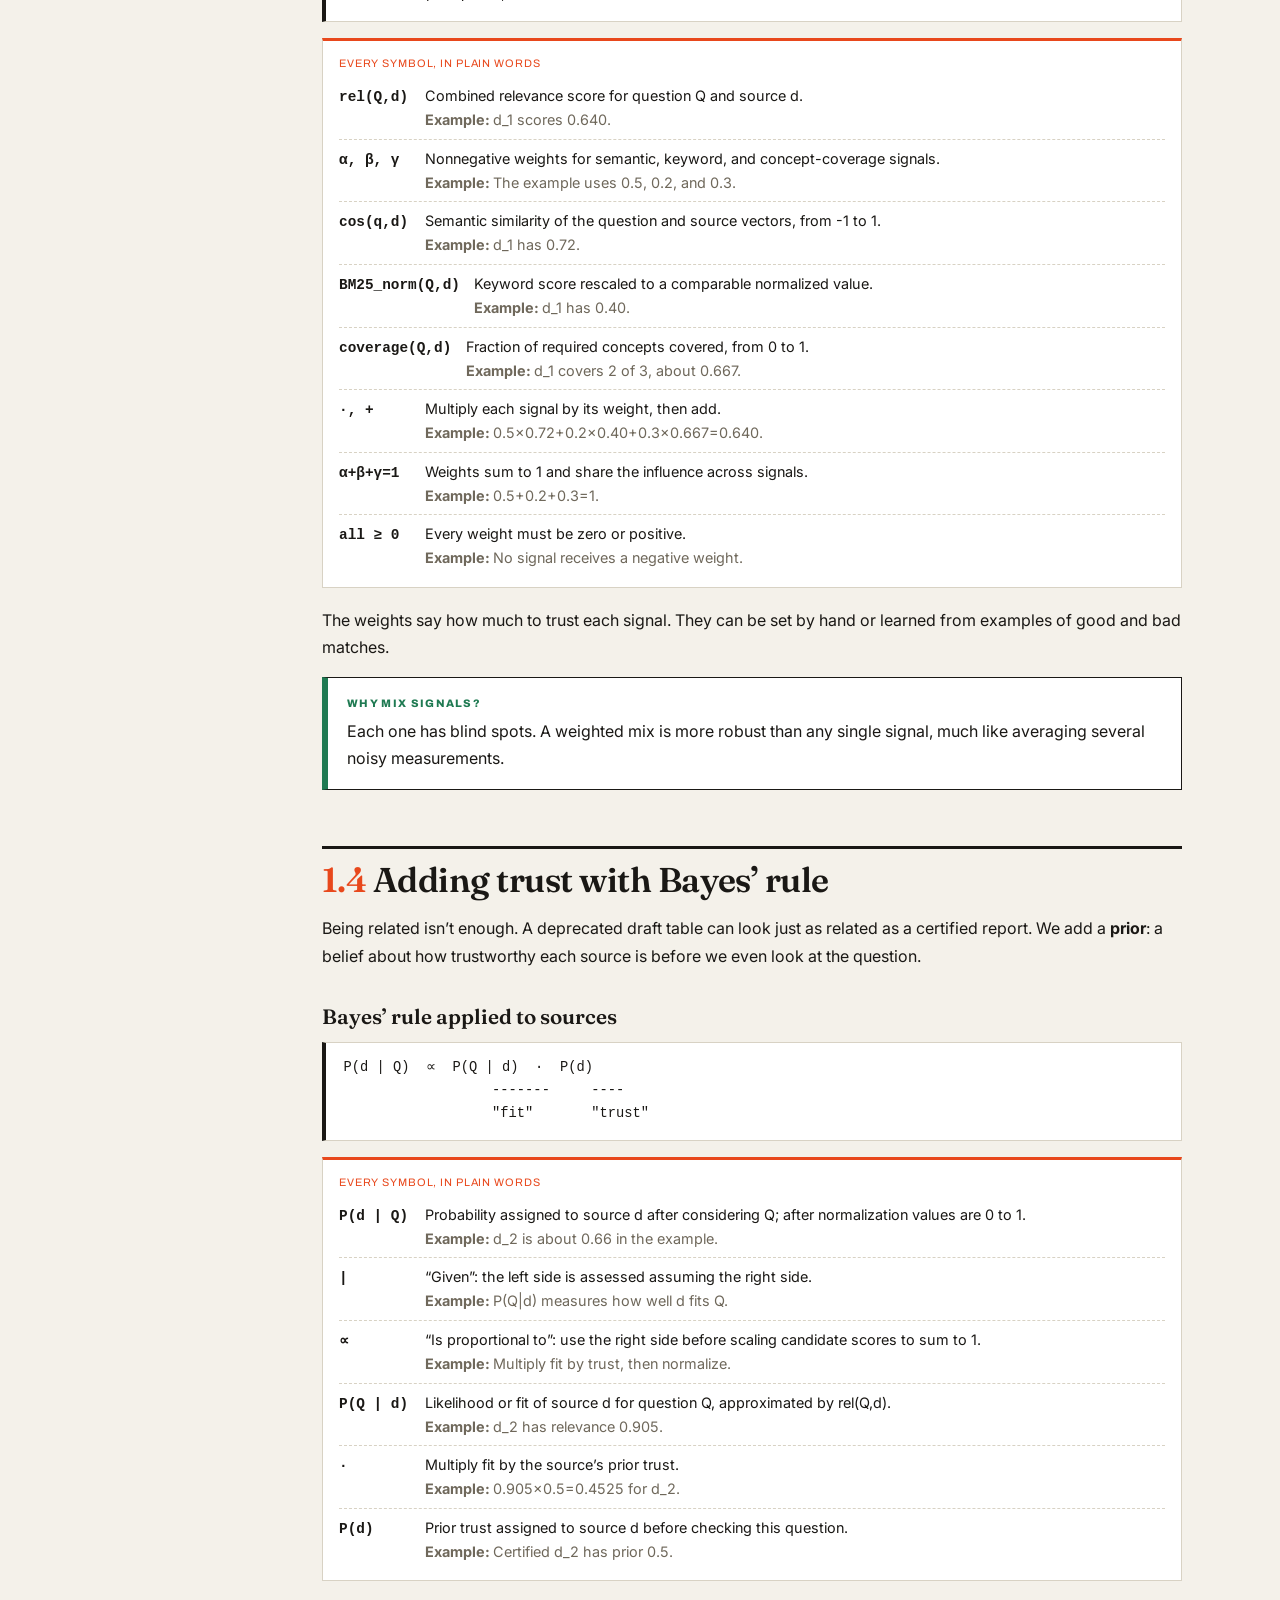
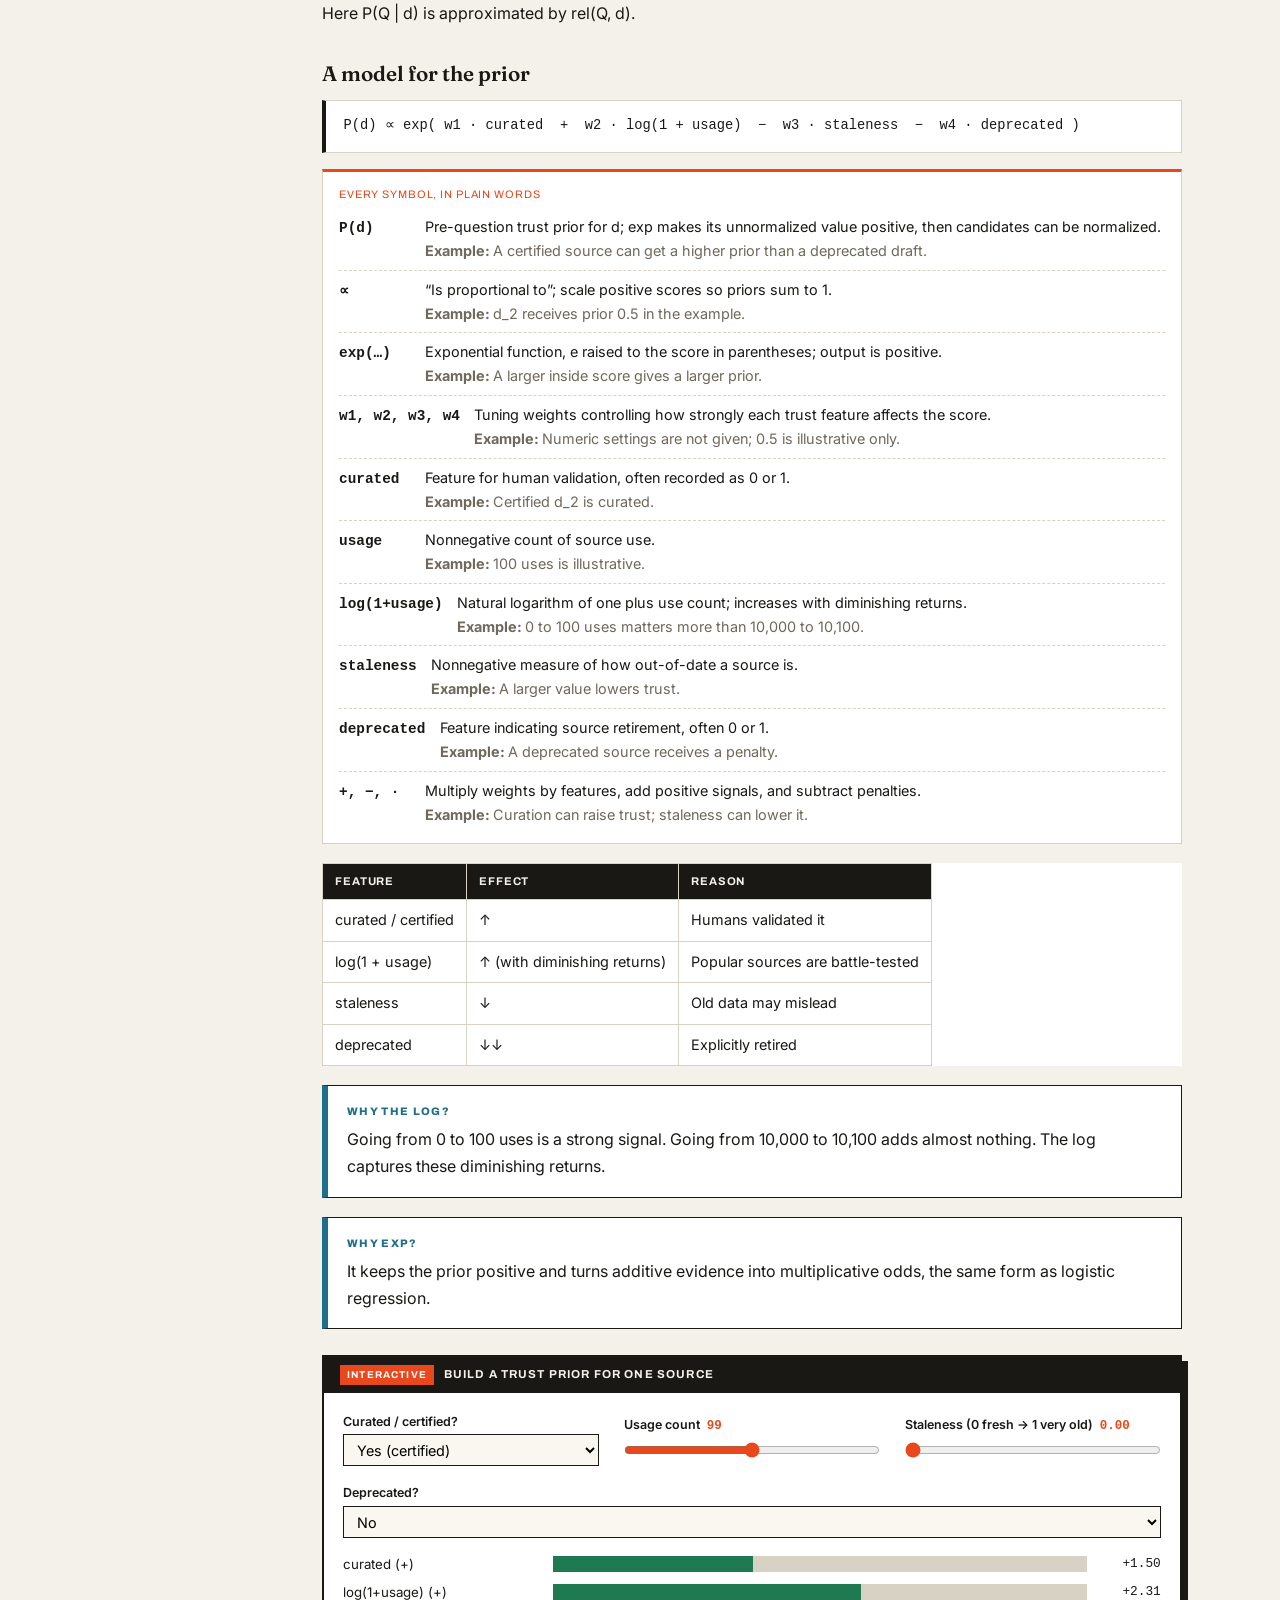
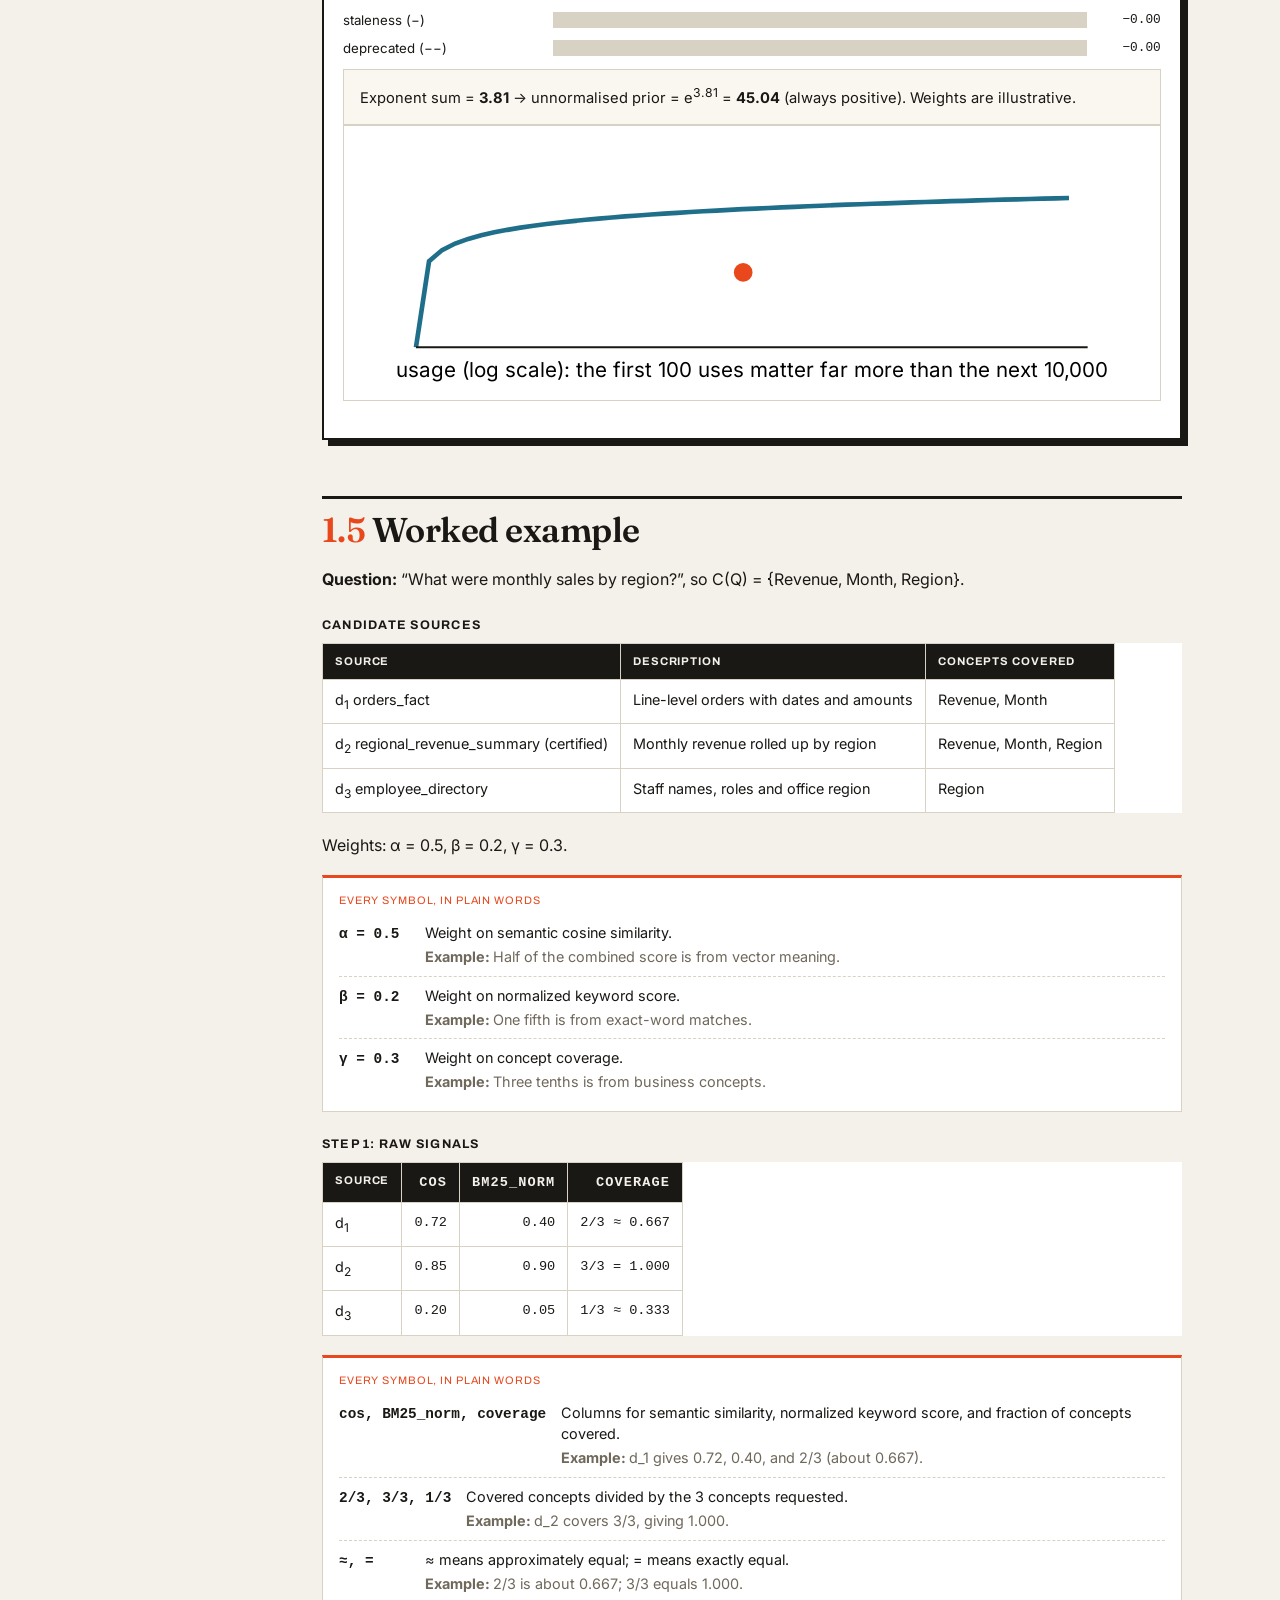
<file: training/m1.html>
﻿<!DOCTYPE html>
<html lang="en">
<head>
<meta charset="UTF-8">
<meta name="viewport" content="width=device-width, initial-scale=1.0">
<meta name="robots" content="noindex, nofollow">
<title>Module 1 | Training</title>
<link rel="stylesheet" href="lesson.css">
</head>
<body data-module="1">
<main id="lesson">

<section data-toc="1.1 The big picture">
<h2><span class="n">1.1</span>The big picture</h2>
<p>Every business question asks the same thing: of all the data available, which pieces answer this, and how?</p>
<p>We write that as a single goal: find the answer A that is most probable given the question Q, the data D and our business knowledge &#119978;.</p>
<div class="formula">A* = argmax_A  P(A | Q, D, O)</div>
<p class="plainline">out of every possible answer, pick the one that is most likely right, given what was asked, what data exists, and what we know about the business.</p>
<dl class="vars"><div><dt>A*</dt><dd>The selected answer candidate. <span class="ex">For &ldquo;monthly sales by region,&rdquo; it could be a table of revenue by month and region.</span></dd></div><div><dt>argmax_A</dt><dd>Choose the A that makes the following score largest; A ranges over possible answers. <span class="ex">Compare candidate answer tables and keep the highest-scoring one.</span></dd></div><div><dt>P(&hellip;)</dt><dd>A probability or plausibility score from 0 to 1. <span class="ex">0.66 means about 66 chances in 100 under this model.</span></dd></div><div><dt>|</dt><dd>&ldquo;Given&rdquo;: judge the left side assuming the items on the right. <span class="ex">P(A | Q,D,O) means chance of A given question Q, data D, and business map O.</span></dd></div><div><dt>Q</dt><dd>The user&rsquo;s question, treated as text. <span class="ex">&ldquo;What were monthly sales by region&rdquo;?</span></dd></div><div><dt>D</dt><dd>The collection of available data sources. <span class="ex">Orders, regional revenue summaries, and employee directory tables.</span></dd></div><div><dt>O</dt><dd>The ontology, a curated map of business concepts and relationships. <span class="ex">It can record that Revenue is a financial metric.</span></dd></div></dl>
<p>This is too hard to solve in one step, so we split it into stages. Each later module covers one stage:</p>
<div class="flow">
  <div class="node hl"><b>Module 1 &middot; you are here</b>Relevance<br><small>Which sources are related to the question?</small></div><span class="arrow">&rarr;</span>
  <div class="node"><b>Module 2</b>Concept mapping<br><small>Do &ldquo;sales&rdquo;, &ldquo;rev&rdquo; and &ldquo;turnover&rdquo; mean the same thing?</small></div><span class="arrow">&rarr;</span>
  <div class="node"><b>Module 3</b>Implicit relationships<br><small>How do customers connect to orders?</small></div><span class="arrow">&rarr;</span>
  <div class="node"><b>Module 4</b>Intent and entities<br><small>Trend, ranking or lookup? Which &ldquo;Paris&rdquo;?</small></div><span class="arrow">&rarr;</span>
  <div class="node"><b>Module 5</b>Matching, confidence, ranking<br><small>Which field is which concept? How sure are we?</small></div><span class="arrow">&rarr;</span>
  <div class="node"><b>Module 6</b>Answer selection<br><small>Which candidate answer wins?</small></div>
</div>
<div class="callout analogy" data-tag="Analogy">
<p>Think of a good analyst walking into a library with a question. First they find the right shelves (Module 1), work out what the jargon means (2), figure out how the books cross-reference (3), clarify what the boss actually wants (4), locate the exact page and double-check the numbers (5), and finally decide how to present the answer, or whether to ask a follow-up (6). This system does the same steps, with probabilities instead of gut feel.</p>
</div>
</section>

<section data-toc="1.2 The building blocks">
<h2><span class="n">1.2</span>The building blocks (notation)</h2>
<h3>The query</h3>
<p>Q is the raw question, for example &ldquo;What were monthly sales by region?&rdquo;</p>
<p>q = &phi;(Q) &isin; &#8477;<sup>d</sup> is its <b>embedding</b>: a list of d numbers that captures its meaning.</p>
<p>C is the set of <b>business concepts</b>, such as Revenue, Customer, Region and Month.</p>
<p>R is the set of typed <b>relationships</b> between them, such as Revenue <i>is-a</i> Financial Metric or Order <i>belongs-to</i> Customer.</p>
<div class="callout plain" data-tag="In plain English">
<p>An <b>embedding</b> is a &ldquo;meaning address&rdquo;. &phi; places every piece of text at a point in a very high-dimensional space so that texts with similar meanings land close together, even when they share no words. &ldquo;Turnover&rdquo; and &ldquo;revenue&rdquo; end up as neighbours.</p>
</div>
<p><b>Intuition:</b> &phi; is a function that places text in a &ldquo;meaning space&rdquo;. Texts with similar meanings land close together, even when they share no words.</p>

<h3>The data sources</h3>
<p>D = {d<sub>1</sub>, d<sub>2</sub>, &hellip;, d<sub>n</sub>} is the collection of tables, reports and documents. Each source is a bundle of facts about itself:</p>
<div class="formula">d_i = (name, description, schema, sample values, usage metadata)</div>
<dl class="vars"><div><dt>d_i</dt><dd>The i-th data source; i is an integer index counting sources. <span class="ex">d_2 is regional_revenue_summary in the worked example.</span></dd></div><div><dt>=</dt><dd>&ldquo;Is represented by&rdquo; or &ldquo;has these parts.&rdquo; <span class="ex">The source is described by the fields on the right.</span></dd></div><div><dt>name</dt><dd>A short identifier for the source. <span class="ex">orders_fact.</span></dd></div><div><dt>description</dt><dd>Plain-language explanation of source contents. <span class="ex">&ldquo;Line-level orders with dates and amounts.&rdquo;</span></dd></div><div><dt>schema</dt><dd>The names and types of the source&rsquo;s fields. <span class="ex">Revenue and Month columns.</span></dd></div><div><dt>sample values</dt><dd>Example values illustrating fields. <span class="ex">A Region value such as &ldquo;West.&rdquo;</span></dd></div><div><dt>usage metadata</dt><dd>Recorded details about source use, such as its use count. <span class="ex">25 uses is illustrative.</span></dd></div></dl>

<h3>The ontology (business knowledge)</h3>
<div class="formula">O = (C, R)</div>
<dl class="vars"><div><dt>O</dt><dd>The ontology: a curated business map. <span class="ex">It contains concepts and their links.</span></dd></div><div><dt>C</dt><dd>The set of business concepts in the map. <span class="ex">Revenue, Customer, Region, and Month.</span></dd></div><div><dt>R</dt><dd>The set of typed relationships among concepts. <span class="ex">Order belongs-to Customer.</span></dd></div><div><dt>( , )</dt><dd>Parentheses group the components making up O. <span class="ex">O is made from C and R.</span></dd></div></dl>
<p>A curated map of the business: its concepts and how they relate.</p>

<h3>The lexicon</h3>
<p>L : Words &rarr; C maps everyday wording to concepts:</p>
<div class="formula">L("sales") = L("revenue") = L("rev") = Revenue</div>
<dl class="vars"><div><dt>L(&hellip;)</dt><dd>The lexicon function: a word or phrase goes in, its mapped business concept comes out. <span class="ex">L(&ldquo;sales&rdquo;) returns Revenue.</span></dd></div><div><dt>&ldquo;sales&rdquo;, &ldquo;revenue&rdquo;, &ldquo;rev&rdquo;</dt><dd>Text inputs to the lexicon; &ldquo;rev&rdquo; is an abbreviation. <span class="ex">All map to Revenue here.</span></dd></div><div><dt>=</dt><dd>&ldquo;Maps to the same result as.&rdquo; <span class="ex">Each input produces Revenue.</span></dd></div><div><dt>Revenue</dt><dd>The returned business concept, not a raw word. <span class="ex">Income earned from sales.</span></dd></div></dl>

<h3>The concept function</h3>
<p>C(&middot;) returns the set of concepts that a query or source is about:</p>
<div class="formula">C("monthly sales by region") = { Revenue, Month, Region }</div>
<dl class="vars"><div><dt>C(&hellip;)</dt><dd>The concept function: query or source goes in, its set of business concepts comes out. <span class="ex">C(&ldquo;monthly sales by region&rdquo;) returns three concepts.</span></dd></div><div><dt>&ldquo;monthly sales by region&rdquo;</dt><dd>The question text supplied as input. <span class="ex">It asks for Revenue, Month, and Region.</span></dd></div><div><dt>=</dt><dd>&ldquo;Returns&rdquo; or &ldquo;is represented by.&rdquo; <span class="ex">The function result is the set on the right.</span></dd></div><div><dt>{ &hellip; }</dt><dd>Curly braces mean a set, an unordered collection without duplicates. <span class="ex">This set has three concepts.</span></dd></div><div><dt>Revenue, Month, Region</dt><dd>Business concepts identified in the question. <span class="ex">Revenue is the measure; Month and Region are groupings.</span></dd></div></dl>

<svg class="diagram" viewBox="0 0 760 170" style="width:100%;height:auto" role="img" aria-label="Notation map">
  <g font-size="12">
    <rect x="10" y="20" width="170" height="60" fill="#fff" stroke="#1a1815"/><text x="95" y="45" text-anchor="middle" font-weight="700">Question Q</text><text x="95" y="63" text-anchor="middle" fill="#6f685b">&ldquo;monthly sales by region&rdquo;</text>
    <rect x="300" y="5" width="160" height="40" fill="#fff" stroke="#1f6f8b"/><text x="380" y="30" text-anchor="middle">embedding q = &phi;(Q)</text>
    <rect x="300" y="65" width="160" height="40" fill="#fff" stroke="#e8481c"/><text x="380" y="90" text-anchor="middle">words (for BM25)</text>
    <rect x="300" y="125" width="160" height="40" fill="#fff" stroke="#1f7a52"/><text x="380" y="150" text-anchor="middle">concepts C(Q) via lexicon L</text>
    <rect x="570" y="20" width="180" height="60" fill="#1a1815"/><text x="660" y="45" text-anchor="middle" fill="#f4f1ea" font-weight="700">Source d_i</text><text x="660" y="63" text-anchor="middle" fill="#cfc8b8">name, schema, samples, usage</text>
    <rect x="570" y="100" width="180" height="50" fill="#faf7f0" stroke="#1a1815"/><text x="660" y="122" text-anchor="middle" font-weight="700">Ontology O = (C, R)</text><text x="660" y="139" text-anchor="middle" fill="#6f685b">curated business map</text>
  </g>
  <g stroke="#1a1815" stroke-width="1.5" fill="none"><path d="M180 40 L300 25"/><path d="M180 50 L300 85"/><path d="M180 60 L300 145"/><path d="M460 25 L570 45"/><path d="M460 85 L570 55"/><path d="M460 145 L570 125"/></g>
  <text x="380" y="167" font-size="10" fill="#6f685b" text-anchor="middle">each view of the question is compared with the matching view of each source</text>
</svg>
</section>

<section data-toc="1.3 Three signals of relevance">
<h2><span class="n">1.3</span>Three signals of relevance</h2>
<p>There are three independent ways a source can &ldquo;look related&rdquo; to a question. Each signal catches cases the others miss.</p>
<div class="cards">
  <div class="card"><h5>1 &middot; Semantic</h5><p><b>Meaning.</b> Cosine of embeddings.</p><p class="dim">+ catches paraphrases<br>&minus; confuses related-but-different ideas (revenue vs. cost)</p></div>
  <div class="card"><h5>2 &middot; Lexical</h5><p><b>Exact words.</b> BM25.</p><p class="dim">+ precise on codes and names (&ldquo;SKU-4471&rdquo;)<br>&minus; blind to synonyms</p></div>
  <div class="card"><h5>3 &middot; Concept</h5><p><b>Business meaning.</b> Coverage of C(Q).</p><p class="dim">+ grounded in curated knowledge<br>&minus; only as good as the ontology</p></div>
</div>

<h3>Signal 1: Semantic similarity (meaning)</h3>
<p>Measure the angle between the two meaning-vectors with cosine similarity:</p>
<div class="formula">cos(q, d) = (q &middot; d) / (&Vert;q&Vert; &middot; &Vert;d&Vert;)        range: &minus;1 to 1</div>
<dl class="vars"><div><dt>cos(&hellip;)</dt><dd>Cosine similarity takes two same-length number vectors and returns a score from -1 to 1; closer to 1 means more alike in direction. <span class="ex">q=(1,1,0) and d=(1,0,1) give 0.5.</span></dd></div><div><dt>q</dt><dd>The question embedding, a vector of numbers representing its meaning. <span class="ex">q=(1,1,0) in the mini example.</span></dd></div><div><dt>d</dt><dd>The source embedding, with the same coordinate count as q. <span class="ex">d=(1,0,1) in the mini example.</span></dd></div><div><dt>&middot;</dt><dd>Dot product: multiply matching coordinates and add the products. <span class="ex">q&middot;d=1&times;1+1&times;0+0&times;1=1.</span></dd></div><div><dt>&Vert;q&Vert;, &Vert;d&Vert;</dt><dd>The vector lengths (norms), calculated from their squared coordinates. <span class="ex">Both example vectors have length &radic;2.</span></dd></div><div><dt>/</dt><dd>Divide the dot product by the product of vector lengths. <span class="ex">1/(&radic;2&times;&radic;2)=0.5.</span></dd></div><div><dt>range: &minus;1 to 1</dt><dd>Allowed cosine-score range: -1 opposite, 0 perpendicular, 1 same direction. <span class="ex">The example score 0.5 is between unrelated and same-direction.</span></dd></div></dl>
<div class="worked"><h4>Mini example</h4>
<p>q = (1, 1, 0) and d = (1, 0, 1).</p>
<div class="formula">Dot product: 1&middot;1 + 1&middot;0 + 0&middot;1 = 1
Norms: &Vert;q&Vert; = &radic;2 and &Vert;d&Vert; = &radic;2, so the product is 2
cos = 1 / 2 = 0.5, which is moderately similar</div>
<dl class="vars"><div><dt>q, d</dt><dd>Three-coordinate question and source vectors; each coordinate is one numeric part of an embedding. <span class="ex">q=(1,1,0), d=(1,0,1).</span></dd></div><div><dt>1, 0</dt><dd>Coordinate values: 1 contributes to a match; 0 contributes nothing when multiplied. <span class="ex">Coordinate products are 1, 0, and 0.</span></dd></div><div><dt>&middot;</dt><dd>Multiply corresponding coordinates to form each product. <span class="ex">First coordinate: 1&times;1=1.</span></dd></div><div><dt>+</dt><dd>Add coordinate products to get the dot product. <span class="ex">1+0+0=1.</span></dd></div><div><dt>=</dt><dd>&ldquo;Has the value.&rdquo; <span class="ex">The dot product is 1.</span></dd></div><div><dt>&Vert;q&Vert;, &Vert;d&Vert;</dt><dd>Lengths of q and d. <span class="ex">Each is &radic;2.</span></dd></div><div><dt>&radic;2</dt><dd>Square root of 2, about 1.414. <span class="ex">&radic;2&times;&radic;2=2.</span></dd></div><div><dt>&times;</dt><dd>Multiply the two lengths for the cosine denominator. <span class="ex">About 1.414&times;1.414=2.</span></dd></div><div><dt>/</dt><dd>Divide the dot product by the denominator. <span class="ex">1/2=0.5.</span></dd></div><div><dt>0.5</dt><dd>The resulting direction-based cosine similarity. <span class="ex">The vectors are moderately similar.</span></dd></div></dl></div>
<p><b>Strength:</b> catches paraphrases (&ldquo;turnover&rdquo; &asymp; &ldquo;revenue&rdquo;). <b>Weakness:</b> can confuse things that are related but different (&ldquo;revenue&rdquo; vs. &ldquo;cost&rdquo;).</p>
<div class="widget" data-w="cosine" data-title="Cosine explorer: change the vectors, watch the angle"></div>
<div class="callout plain" data-tag="In plain English">
<p>Cosine ignores how <i>long</i> the vectors are and only asks &ldquo;are they pointing the same way?&rdquo; Set q = (1, 1, 0) and d = (1, 0, 1) above to reproduce the 0.5 from the example. Then make d a multiple of q: the cosine jumps to 1.</p></div>

<h3>Signal 2: Lexical overlap (exact words)</h3>
<p>BM25 is a classic keyword score. It rewards words that are shared and <b>rare</b>, and it adjusts for document length:</p>
<div class="formula">BM25(Q, d) = &Sigma;_{t &isin; Q}  IDF(t) &middot; [ f(t,d) &middot; (k1 + 1) ] / [ f(t,d) + k1 &middot; (1 &minus; b + b &middot; |d| / avg|d|) ]

IDF(t) = log( (N &minus; n_t + 0.5) / (n_t + 0.5) + 1 )</div>
<dl class="vars"><div><dt>BM25(Q,d)</dt><dd>Keyword-match score for question Q and source d; higher means stronger exact-word evidence. <span class="ex">It rewards rare matching terms and adjusts repeats and source length.</span></dd></div><div><dt>&Sigma;_{t &isin; Q}</dt><dd>Add the contribution for every question term t. <span class="ex">For the sales question, add its term scores.</span></dd></div><div><dt>Q</dt><dd>The question&rsquo;s words or terms. <span class="ex">&ldquo;monthly sales by region.&rdquo;</span></dd></div><div><dt>t</dt><dd>One term being scored, drawn from Q. <span class="ex">&ldquo;region&rdquo; is one term.</span></dd></div><div><dt>IDF(t)</dt><dd>Inverse document frequency: rarer terms receive more weight. <span class="ex">A rare code such as SKU-4471 can count more than &ldquo;the.&rdquo;</span></dd></div><div><dt>f(t,d)</dt><dd>Count of term t in source d; a nonnegative whole number. <span class="ex">If &ldquo;region&rdquo; occurs 3 times, f(region,d)=3.</span></dd></div><div><dt>k1</dt><dd>Positive tuning constant controlling diminishing benefit from repeats; typical value about 1.2. <span class="ex">With k1=1.2, the tenth repeat adds less than the first.</span></dd></div><div><dt>b</dt><dd>Length-adjustment tuning constant from 0 to 1; typical value about 0.75. <span class="ex">Increasing b strengthens the adjustment for long sources.</span></dd></div><div><dt>|d|</dt><dd>Length of source d, measured in indexed terms. <span class="ex">A source with 100 terms has |d|=100.</span></dd></div><div><dt>avg|d|</dt><dd>Average indexed length of all sources. <span class="ex">80 terms is illustrative.</span></dd></div><div><dt>f(t,d)&middot;(k1+1)</dt><dd>The frequency numerator, scaled by k1. <span class="ex">More occurrences initially increase the term score.</span></dd></div><div><dt>1&minus;b+b&middot;|d|/avg|d|</dt><dd>Length factor comparing d&rsquo;s length with the collection average. <span class="ex">If |d|=avg|d|, this factor is 1.</span></dd></div><div><dt>N, n_t</dt><dd>N is total source count; n_t counts sources containing t. <span class="ex">For 3 sources, if &ldquo;region&rdquo; is in 2, N=3 and n_region=2.</span></dd></div><div><dt>0.5</dt><dd>Smoothing constant avoiding zero counts in IDF. <span class="ex">It is added to both counts in the ratio.</span></dd></div><div><dt>log(&hellip;)</dt><dd>Logarithm compresses the frequency ratio. <span class="ex">It keeps IDF growth manageable.</span></dd></div><div><dt>+, &minus;, &middot;, /</dt><dd>Add, subtract, multiply, and divide as grouped by brackets. <span class="ex">Adjust a term&rsquo;s count for length before adding its score.</span></dd></div></dl>
<ul>
<li>f(t, d) is how often term t appears in d.</li>
<li>n<sub>t</sub> is the number of sources that contain t, and N is the total number of sources.</li>
<li>k<sub>1</sub> &asymp; 1.2 and b &asymp; 0.75 are tuning constants.</li>
</ul>
<p><b>Strength:</b> precise on exact codes and names (&ldquo;SKU-4471&rdquo;, &ldquo;EMEA&rdquo;). <b>Weakness:</b> blind to synonyms.</p>
<div class="callout plain" data-tag="In plain English">
<p><b>IDF</b> says a rare word is worth more than a common one: matching &ldquo;EMEA&rdquo; is a strong clue, matching &ldquo;the&rdquo; is none. The <b>k<sub>1</sub></b> term means the tenth repeat of a word adds far less than the first. The <b>b</b> term stops long documents winning just by containing more words.</p></div>
<div class="widget" data-w="bm25" data-title="BM25 saturation: why repeating a keyword has diminishing returns"></div>

<h3>Signal 3: Concept coverage (business meaning)</h3>
<p>What fraction of the question&rsquo;s concepts does the source cover?</p>
<div class="formula">coverage(Q, d) = |C(Q) &cap; C(d)| / |C(Q)|</div>
<dl class="vars"><div><dt>coverage(Q,d)</dt><dd>Fraction of question concepts covered by source d; value 0 to 1. <span class="ex">d_2 covers 3 of 3 concepts, so coverage is 1.</span></dd></div><div><dt>C(Q), C(d)</dt><dd>Sets of business concepts in the question and source. <span class="ex">C(Q)={Revenue,Month,Region}; d_1 has Revenue and Month.</span></dd></div><div><dt>&cap;</dt><dd>Set intersection: retain items found in both sets. <span class="ex">C(Q)&cap;C(d_1)={Revenue,Month}.</span></dd></div><div><dt>|&hellip;|</dt><dd>Set size: count the items between the bars. <span class="ex">The intersection has size 2 and |C(Q)|=3.</span></dd></div><div><dt>/</dt><dd>Divide concepts covered by concepts requested. <span class="ex">2/3 is about 0.667.</span></dd></div></dl>
<p><b>Strength:</b> grounded in curated business knowledge. <b>Weakness:</b> only as good as the ontology.</p>

<h3>Combining them</h3>
<div class="formula">rel(Q, d) = &alpha; &middot; cos(q, d)  +  &beta; &middot; BM25_norm(Q, d)  +  &gamma; &middot; coverage(Q, d)
with  &alpha; + &beta; + &gamma; = 1,  all &ge; 0</div>
<dl class="vars"><div><dt>rel(Q,d)</dt><dd>Combined relevance score for question Q and source d. <span class="ex">d_1 scores 0.640.</span></dd></div><div><dt>&alpha;, &beta;, &gamma;</dt><dd>Nonnegative weights for semantic, keyword, and concept-coverage signals. <span class="ex">The example uses 0.5, 0.2, and 0.3.</span></dd></div><div><dt>cos(q,d)</dt><dd>Semantic similarity of the question and source vectors, from -1 to 1. <span class="ex">d_1 has 0.72.</span></dd></div><div><dt>BM25_norm(Q,d)</dt><dd>Keyword score rescaled to a comparable normalized value. <span class="ex">d_1 has 0.40.</span></dd></div><div><dt>coverage(Q,d)</dt><dd>Fraction of required concepts covered, from 0 to 1. <span class="ex">d_1 covers 2 of 3, about 0.667.</span></dd></div><div><dt>&middot;, +</dt><dd>Multiply each signal by its weight, then add. <span class="ex">0.5&times;0.72+0.2&times;0.40+0.3&times;0.667=0.640.</span></dd></div><div><dt>&alpha;+&beta;+&gamma;=1</dt><dd>Weights sum to 1 and share the influence across signals. <span class="ex">0.5+0.2+0.3=1.</span></dd></div><div><dt>all &ge; 0</dt><dd>Every weight must be zero or positive. <span class="ex">No signal receives a negative weight.</span></dd></div></dl>
<p>The weights say how much to trust each signal. They can be set by hand or learned from examples of good and bad matches.</p>
<div class="callout key" data-tag="Why mix signals?">
<p>Each one has blind spots. A weighted mix is more robust than any single signal, much like averaging several noisy measurements.</p></div>
</section>

<section data-toc="1.4 Adding trust with Bayes' rule">
<h2><span class="n">1.4</span>Adding trust with Bayes&rsquo; rule</h2>
<p>Being related isn&rsquo;t enough. A deprecated draft table can look just as related as a certified report. We add a <b>prior</b>: a belief about how trustworthy each source is before we even look at the question.</p>
<h3>Bayes&rsquo; rule applied to sources</h3>
<div class="formula">P(d | Q)  &prop;  P(Q | d)  &middot;  P(d)
                  -------     ----
                  "fit"       "trust"</div>
<dl class="vars"><div><dt>P(d | Q)</dt><dd>Probability assigned to source d after considering Q; after normalization values are 0 to 1. <span class="ex">d_2 is about 0.66 in the example.</span></dd></div><div><dt>|</dt><dd>&ldquo;Given&rdquo;: the left side is assessed assuming the right side. <span class="ex">P(Q|d) measures how well d fits Q.</span></dd></div><div><dt>&prop;</dt><dd>&ldquo;Is proportional to&rdquo;: use the right side before scaling candidate scores to sum to 1. <span class="ex">Multiply fit by trust, then normalize.</span></dd></div><div><dt>P(Q | d)</dt><dd>Likelihood or fit of source d for question Q, approximated by rel(Q,d). <span class="ex">d_2 has relevance 0.905.</span></dd></div><div><dt>&middot;</dt><dd>Multiply fit by the source&rsquo;s prior trust. <span class="ex">0.905&times;0.5=0.4525 for d_2.</span></dd></div><div><dt>P(d)</dt><dd>Prior trust assigned to source d before checking this question. <span class="ex">Certified d_2 has prior 0.5.</span></dd></div></dl>
<p>Here P(Q | d) is approximated by rel(Q, d).</p>
<h3>A model for the prior</h3>
<div class="formula">P(d) &prop; exp( w1 &middot; curated  +  w2 &middot; log(1 + usage)  &minus;  w3 &middot; staleness  &minus;  w4 &middot; deprecated )</div>
<dl class="vars"><div><dt>P(d)</dt><dd>Pre-question trust prior for d; exp makes its unnormalized value positive, then candidates can be normalized. <span class="ex">A certified source can get a higher prior than a deprecated draft.</span></dd></div><div><dt>&prop;</dt><dd>&ldquo;Is proportional to&rdquo;; scale positive scores so priors sum to 1. <span class="ex">d_2 receives prior 0.5 in the example.</span></dd></div><div><dt>exp(&hellip;)</dt><dd>Exponential function, e raised to the score in parentheses; output is positive. <span class="ex">A larger inside score gives a larger prior.</span></dd></div><div><dt>w1, w2, w3, w4</dt><dd>Tuning weights controlling how strongly each trust feature affects the score. <span class="ex">Numeric settings are not given; 0.5 is illustrative only.</span></dd></div><div><dt>curated</dt><dd>Feature for human validation, often recorded as 0 or 1. <span class="ex">Certified d_2 is curated.</span></dd></div><div><dt>usage</dt><dd>Nonnegative count of source use. <span class="ex">100 uses is illustrative.</span></dd></div><div><dt>log(1+usage)</dt><dd>Natural logarithm of one plus use count; increases with diminishing returns. <span class="ex">0 to 100 uses matters more than 10,000 to 10,100.</span></dd></div><div><dt>staleness</dt><dd>Nonnegative measure of how out-of-date a source is. <span class="ex">A larger value lowers trust.</span></dd></div><div><dt>deprecated</dt><dd>Feature indicating source retirement, often 0 or 1. <span class="ex">A deprecated source receives a penalty.</span></dd></div><div><dt>+, &minus;, &middot;</dt><dd>Multiply weights by features, add positive signals, and subtract penalties. <span class="ex">Curation can raise trust; staleness can lower it.</span></dd></div></dl>
<table>
<tr><th>Feature</th><th>Effect</th><th>Reason</th></tr>
<tr><td>curated / certified</td><td>&uarr;</td><td>Humans validated it</td></tr>
<tr><td>log(1 + usage)</td><td>&uarr; (with diminishing returns)</td><td>Popular sources are battle-tested</td></tr>
<tr><td>staleness</td><td>&darr;</td><td>Old data may mislead</td></tr>
<tr><td>deprecated</td><td>&darr;&darr;</td><td>Explicitly retired</td></tr>
</table>
<div class="callout note" data-tag="Why the log?"><p>Going from 0 to 100 uses is a strong signal. Going from 10,000 to 10,100 adds almost nothing. The log captures these diminishing returns.</p></div>
<div class="callout note" data-tag="Why exp?"><p>It keeps the prior positive and turns additive evidence into multiplicative odds, the same form as logistic regression.</p></div>
<div class="widget" data-w="prior" data-title="Build a trust prior for one source"></div>
</section>

<section data-toc="1.5 Worked example">
<h2><span class="n">1.5</span>Worked example</h2>
<p><b>Question:</b> &ldquo;What were monthly sales by region?&rdquo;, so C(Q) = {Revenue, Month, Region}.</p>
<h4>Candidate sources</h4>
<table>
<tr><th>Source</th><th>Description</th><th>Concepts covered</th></tr>
<tr><td>d<sub>1</sub> orders_fact</td><td>Line-level orders with dates and amounts</td><td>Revenue, Month</td></tr>
<tr><td>d<sub>2</sub> regional_revenue_summary (certified)</td><td>Monthly revenue rolled up by region</td><td>Revenue, Month, Region</td></tr>
<tr><td>d<sub>3</sub> employee_directory</td><td>Staff names, roles and office region</td><td>Region</td></tr>
</table>
<p>Weights: &alpha; = 0.5, &beta; = 0.2, &gamma; = 0.3.</p><dl class="vars"><div><dt>&alpha; = 0.5</dt><dd>Weight on semantic cosine similarity. <span class="ex">Half of the combined score is from vector meaning.</span></dd></div><div><dt>&beta; = 0.2</dt><dd>Weight on normalized keyword score. <span class="ex">One fifth is from exact-word matches.</span></dd></div><div><dt>&gamma; = 0.3</dt><dd>Weight on concept coverage. <span class="ex">Three tenths is from business concepts.</span></dd></div></dl>
<h4>Step 1: Raw signals</h4>
<table>
<tr><th>Source</th><th class="num">cos</th><th class="num">BM25_norm</th><th class="num">coverage</th></tr>
<tr><td>d<sub>1</sub></td><td class="num">0.72</td><td class="num">0.40</td><td class="num">2/3 &asymp; 0.667</td></tr>
<tr><td>d<sub>2</sub></td><td class="num">0.85</td><td class="num">0.90</td><td class="num">3/3 = 1.000</td></tr>
<tr><td>d<sub>3</sub></td><td class="num">0.20</td><td class="num">0.05</td><td class="num">1/3 &asymp; 0.333</td></tr>
</table><dl class="vars"><div><dt>cos, BM25_norm, coverage</dt><dd>Columns for semantic similarity, normalized keyword score, and fraction of concepts covered. <span class="ex">d_1 gives 0.72, 0.40, and 2/3 (about 0.667).</span></dd></div><div><dt>2/3, 3/3, 1/3</dt><dd>Covered concepts divided by the 3 concepts requested. <span class="ex">d_2 covers 3/3, giving 1.000.</span></dd></div><div><dt>&asymp;, =</dt><dd>&asymp; means approximately equal; = means exactly equal. <span class="ex">2/3 is about 0.667; 3/3 equals 1.000.</span></dd></div></dl>
<h4>Step 2: Combined relevance</h4>
<div class="formula">rel(d1) = 0.5(0.72) + 0.2(0.40) + 0.3(0.667) = 0.360 + 0.080 + 0.200 = 0.640
rel(d2) = 0.5(0.85) + 0.2(0.90) + 0.3(1.000) = 0.425 + 0.180 + 0.300 = 0.905
rel(d3) = 0.5(0.20) + 0.2(0.05) + 0.3(0.333) = 0.100 + 0.010 + 0.100 = 0.210</div>
<dl class="vars"><div><dt>rel(d1), rel(d2), rel(d3)</dt><dd>Combined relevance for each candidate source. <span class="ex">d_2, regional_revenue_summary, scores highest at 0.905.</span></dd></div><div><dt>d1, d2, d3</dt><dd>Candidate sources indexed by their position in the list. <span class="ex">orders_fact, regional_revenue_summary, employee_directory.</span></dd></div><div><dt>0.5, 0.2, 0.3</dt><dd>Weights on cosine, normalized BM25, and coverage. <span class="ex">They total 1.</span></dd></div><div><dt>0.72, 0.40, 0.667</dt><dd>d_1&rsquo;s cosine, BM25_norm, and coverage inputs. <span class="ex">Weighted contributions are 0.360+0.080+0.200=0.640.</span></dd></div><div><dt>0.85, 0.90, 1.000</dt><dd>d_2&rsquo;s corresponding three signal values. <span class="ex">They produce relevance 0.905.</span></dd></div><div><dt>0.20, 0.05, 0.333</dt><dd>d_3&rsquo;s corresponding three signal values. <span class="ex">It covers 1 of 3 concepts, about 0.333.</span></dd></div><div><dt>( ), &times;, +, =</dt><dd>Group each signal, multiply it by its weight, add contributions, and state the total. <span class="ex">0.5&times;0.72+0.2&times;0.40+0.3&times;0.667=0.640 for d_1.</span></dd></div></dl>
<h4>Step 3: Apply priors and normalize</h4>
<p>Assume the priors are P(d<sub>1</sub>) = 0.3, P(d<sub>2</sub>) = 0.5 (certified) and P(d<sub>3</sub>) = 0.2.</p>
<table>
<tr><th>Source</th><th class="num">rel &times; prior</th><th class="num">Posterior P(d | Q)</th></tr>
<tr><td>d<sub>1</sub></td><td class="num">0.640 &times; 0.3 = 0.192</td><td class="num">0.192 / 0.6865 &asymp; 0.28</td></tr>
<tr class="win"><td>d<sub>2</sub></td><td class="num">0.905 &times; 0.5 = 0.4525</td><td class="num">0.4525 / 0.6865 &asymp; 0.66</td></tr>
<tr><td>d<sub>3</sub></td><td class="num">0.210 &times; 0.2 = 0.042</td><td class="num">0.042 / 0.6865 &asymp; 0.06</td></tr>
</table><dl class="vars"><div><dt>rel &times; prior</dt><dd>Unnormalized fit-times-trust score for each source. <span class="ex">d_2: 0.905&times;0.5=0.4525.</span></dd></div><div><dt>P(d | Q)</dt><dd>Normalized posterior probability for each source, from 0 to 1. <span class="ex">d_2 is about 0.66 after dividing by 0.6865.</span></dd></div><div><dt>0.192, 0.4525, 0.042</dt><dd>Unnormalized scores for d_1, d_2, and d_3. <span class="ex">Their sum 0.6865 is the normalizer.</span></dd></div><div><dt>&times;, /, &asymp;</dt><dd>Multiply relevance by prior, divide by total, and round. <span class="ex">0.4525/0.6865 is about 0.66.</span></dd></div></dl>
<p>The normalizer is 0.192 + 0.4525 + 0.042 = 0.6865.</p><dl class="vars"><div><dt>normalizer</dt><dd>Total unnormalized score; dividing by it makes posterior probabilities sum to 1. <span class="ex">0.192+0.4525+0.042=0.6865.</span></dd></div><div><dt>+, =</dt><dd>Add the three source scores and show their total. <span class="ex">The total is 0.6865.</span></dd></div></dl>
<div class="callout key" data-tag="Result"><p>d<sub>2</sub> wins clearly. d<sub>1</sub> stays a credible backup, because it could be aggregated to answer the question. d<sub>3</sub> shares only the word &ldquo;region&rdquo; and is effectively ruled out.</p></div>
<div class="widget" data-w="hybrid" data-title="Hybrid relevance + trust calculator (this exact example)"></div>
<div class="callout plain" data-tag="Try this">
<p>Click <b>Check #4</b> to swap the priors and watch d<sub>1</sub> overtake d<sub>2</sub>. Then drag &gamma; towards 0 (raise &alpha; and &beta;) and see how much the concept signal was protecting you from keyword-only matches.</p></div>
</section>

<section data-toc="1.6 When one source isn't enough">
<h2><span class="n">1.6</span>When one source isn&rsquo;t enough: set cover</h2>
<p>Some questions span several concepts that no single source holds. Change the question to &ldquo;monthly sales by region <b>and product category</b>&rdquo;:</p>
<div class="formula">C(Q) = { Revenue, Month, Region, ProductCategory }</div>
<dl class="vars"><div><dt>C(Q)</dt><dd>Set of concepts needed to answer question Q. <span class="ex">Sales by month and region needs Revenue, Month, Region.</span></dd></div><div><dt>Revenue, Month, Region, ProductCategory</dt><dd>The four distinct concepts in the expanded request. <span class="ex">ProductCategory is added by &ldquo;and product category.&rdquo;</span></dd></div><div><dt>{ &hellip; }</dt><dd>A set of distinct items. <span class="ex">This set contains four concepts.</span></dd></div><div><dt>=</dt><dd>&ldquo;Is represented by.&rdquo; <span class="ex">The set has the four listed members.</span></dd></div></dl>
<p>If no source covers all four, we need the smallest set of sources whose combined coverage includes every needed concept:</p>
<div class="formula">S* = argmin_{S &sube; D} |S|    subject to    C(Q) &sube; &cup;_{d &isin; S} C(d)</div>
<dl class="vars"><div><dt>S*</dt><dd>Smallest selected set of sources covering every required concept; * marks the best set. <span class="ex">The solution is {d_2,d_4}.</span></dd></div><div><dt>argmin</dt><dd>Choose S that makes the following quantity smallest. <span class="ex">Prefer two sources over three if both fully cover the concepts.</span></dd></div><div><dt>S &sube; D</dt><dd>S must be a subset of available source collection D. <span class="ex">Choose d_2 and d_4 from D.</span></dd></div><div><dt>|S|</dt><dd>Number of sources in S. <span class="ex">For {d_2,d_4}, |S|=2.</span></dd></div><div><dt>subject to</dt><dd>&ldquo;Under the condition that&rdquo;; the chosen set must satisfy what follows. <span class="ex">All requested concepts must be covered.</span></dd></div><div><dt>C(Q)</dt><dd>Concept set requested by Q. <span class="ex">Revenue, Month, Region, ProductCategory.</span></dd></div><div><dt>&sube;</dt><dd>&ldquo;Is contained in&rdquo;: each item on the left must appear on the right. <span class="ex">Every requested concept must be covered by chosen sources.</span></dd></div><div><dt>&cup;_{d &isin; S} C(d)</dt><dd>Union of concept sets C(d) for every chosen source d. <span class="ex">d_2 covers Revenue, Month, Region; d_4 covers ProductCategory.</span></dd></div><div><dt>d, S, D</dt><dd>d is one source, S is chosen sources, D is all available sources. <span class="ex">d_2 and d_4 are selected from D into S.</span></dd></div></dl>
<p>This is the classic <b>set-cover</b> problem. Finding the exact solution is NP-hard, but a greedy approach works well in practice:</p>
<div class="formula">Greedy set cover:
  U &larr; C(Q)                       (concepts still needed)
  S &larr; &empty;
  while U &ne; &empty;:
      d* &larr; argmax_d  |C(d) &cap; U| &middot; P(d | Q)     (most new coverage, weighted by trust)
      S &larr; S &cup; {d*}
      U &larr; U \ C(d*)
  return S</div>
<dl class="vars"><div><dt>U</dt><dd>Concepts still needed at the current step. <span class="ex">Initially Revenue, Month, Region, ProductCategory.</span></dd></div><div><dt>C(Q)</dt><dd>All concepts required by question Q. <span class="ex">The expanded question contains four concepts.</span></dd></div><div><dt>S</dt><dd>Sources chosen so far. <span class="ex">After the first step S contains d_2.</span></dd></div><div><dt>&larr;</dt><dd>Assignment arrow: set left-hand variable to right-hand value. <span class="ex">U&larr;C(Q) starts with all required concepts.</span></dd></div><div><dt>&empty;</dt><dd>Empty set, containing no items. <span class="ex">S starts empty.</span></dd></div><div><dt>while U &ne; &empty;</dt><dd>Repeat while U is not empty. <span class="ex">Stop when all needed concepts are covered.</span></dd></div><div><dt>d*</dt><dd>Source selected as best at this step. <span class="ex">First d_2, then d_4.</span></dd></div><div><dt>argmax_d</dt><dd>Choose source d that makes the following score largest. <span class="ex">Favor new coverage and trust.</span></dd></div><div><dt>C(d)&cap;U</dt><dd>Concepts in d that are still needed. <span class="ex">After d_2, d_4 newly covers {ProductCategory}.</span></dd></div><div><dt>|C(d)&cap;U|</dt><dd>Count of newly covered concepts. <span class="ex">d_4 adds one still-needed concept.</span></dd></div><div><dt>P(d | Q)</dt><dd>Trust/probability score for source d given Q. <span class="ex">The widget uses 0.66 for d_2 and 0.55 for d_4.</span></dd></div><div><dt>&middot;</dt><dd>Multiply new-concept count by trust. <span class="ex">One new concept with trust 0.55 scores 0.55.</span></dd></div><div><dt>S&cup;{d*}</dt><dd>Add the selected source to S; braces make a one-item set and cup combines sets. <span class="ex">After selecting d_2, S={d_2}.</span></dd></div><div><dt>U \ C(d*)</dt><dd>Remove from U concepts covered by selected d*; \ means set difference. <span class="ex">After d_2, only ProductCategory remains.</span></dd></div><div><dt>return S</dt><dd>Finish by providing the selected source set. <span class="ex">The final set is {d_2,d_4}.</span></dd></div><div><dt>Q, d</dt><dd>Q is the question; d is one available source. <span class="ex">Q asks for sales by month, region, and product category.</span></dd></div></dl>
<h4>Applied</h4>
<ol>
<li>Pick d<sub>2</sub>, which covers {Revenue, Month, Region}. Still needed: {ProductCategory}.</li>
<li>Pick d<sub>4</sub> product_dim, which covers {ProductCategory}. Still needed: &empty;.</li>
<li>S* = {d<sub>2</sub>, d<sub>4</sub>}. How to connect them is the subject of Module 3.</li>
</ol>
<div class="widget" data-w="setcover" data-title="Greedy set cover, one step at a time"></div>
<div class="callout key" data-tag="Guarantee"><p>Greedy set cover is within a factor of ln|C(Q)| + 1 of the optimal solution. For a 4-concept question, that means at most about 2.4&times; as many sources as the best possible answer, and usually far fewer.</p></div>
<div class="callout analogy" data-tag="Analogy"><p>It is packing for a trip with the fewest bags: at each step grab the bag that holds the most still-unpacked items (preferring bags you trust), then repeat until everything is packed.</p></div>
</section>

<section data-toc="1.7 Common pitfalls">
<h2><span class="n">1.7</span>Common pitfalls</h2>
<table class="pitfalls">
<tr><th>Pitfall</th><th>Symptom</th><th>Fix in the math</th></tr>
<tr><td>Relying only on semantic similarity</td><td>Picks &ldquo;cost&rdquo; tables for &ldquo;revenue&rdquo; questions</td><td>Add lexical and coverage terms (&beta;, &gamma; &gt; 0)</td></tr>
<tr><td>Relying only on keywords</td><td>Misses &ldquo;turnover&rdquo; when the table says &ldquo;revenue&rdquo;</td><td>Add semantic similarity (&alpha; &gt; 0)</td></tr>
<tr><td>Ignoring trust</td><td>Picks a deprecated draft table</td><td>Multiply by the prior P(d)</td></tr>
<tr><td>Single-source assumption</td><td>Can&rsquo;t answer questions that span several concepts</td><td>Solve set cover</td></tr>
<tr><td>Unbounded popularity</td><td>One huge table dominates everything</td><td>Use log(1 + usage), not raw usage</td></tr>
</table>
</section>

<section data-toc="Check your understanding">
<h2>Check your understanding</h2>
<div class="check"><ol>
<li><span class="q"><b>Compute:</b> given q = (2, 0, 1) and d = (1, 1, 1), what is cos(q, d)?</span><span class="a">q&middot;d = 2 + 0 + 1 = 3; &Vert;q&Vert; = &radic;5 &asymp; 2.236; &Vert;d&Vert; = &radic;3 &asymp; 1.732; cos &asymp; 3 / 3.873 &asymp; 0.775</span></li>
<li><span class="q"><b>Reason:</b> two sources have identical relevance, but one is certified and the other is deprecated. Which part of the formula separates them?</span><span class="a">The prior P(d): the curated (+) and deprecated (&minus;) terms in the exponent.</span></li>
<li><span class="q"><b>Apply:</b> if &gamma; = 0, what kind of mistake becomes more likely?</span><span class="a">Sources that sound right but don&rsquo;t hold the needed business concepts get selected. In other words, there&rsquo;s no check against the ontology.</span></li>
<li><span class="q"><b>Extend:</b> in the worked example, raise d<sub>1</sub>&rsquo;s prior to 0.6 and lower d<sub>2</sub>&rsquo;s to 0.2, keeping d<sub>3</sub> at 0.2. Does the ranking change?</span><span class="a">d<sub>1</sub>: 0.640 &times; 0.6 = 0.384. d<sub>2</sub>: 0.905 &times; 0.2 = 0.181. Yes, d<sub>1</sub> now ranks first. Priors can override relevance, which is why they need careful calibration. <i>(Verify with the calculator above.)</i></span></li>
</ol></div>
</section>

<section data-toc="Key takeaways">
<h2>Key takeaways</h2>
<ul class="takeaways">
<li>A question and its sources become vectors, word sets and concept sets, and relevance compares all three.</li>
<li>Hybrid scoring balances meaning, exact wording and business concepts.</li>
<li>Bayes&rsquo; rule turns &ldquo;looks related&rdquo; into &ldquo;is related <b>and</b> trustworthy&rdquo;.</li>
<li>Set cover decides how many sources a question needs.</li>
</ul>
<div class="next"><h4>Coming next: Module 2, Concept Mapping</h4><p>How do &ldquo;sales&rdquo;, &ldquo;rev&rdquo;, &ldquo;turnover&rdquo; and code &ldquo;R01&rdquo; all collapse into one concept? We&rsquo;ll cover equivalence classes, probabilistic disambiguation with softmax, noisy-channel abbreviation expansion, PMI for codes, and semantic distance in an ontology graph.</p></div>
</section>

</main>
<script src="modules.js"></script>
<script src="lib.js"></script>
<script src="w1.js"></script>
</body>
</html>
</file>
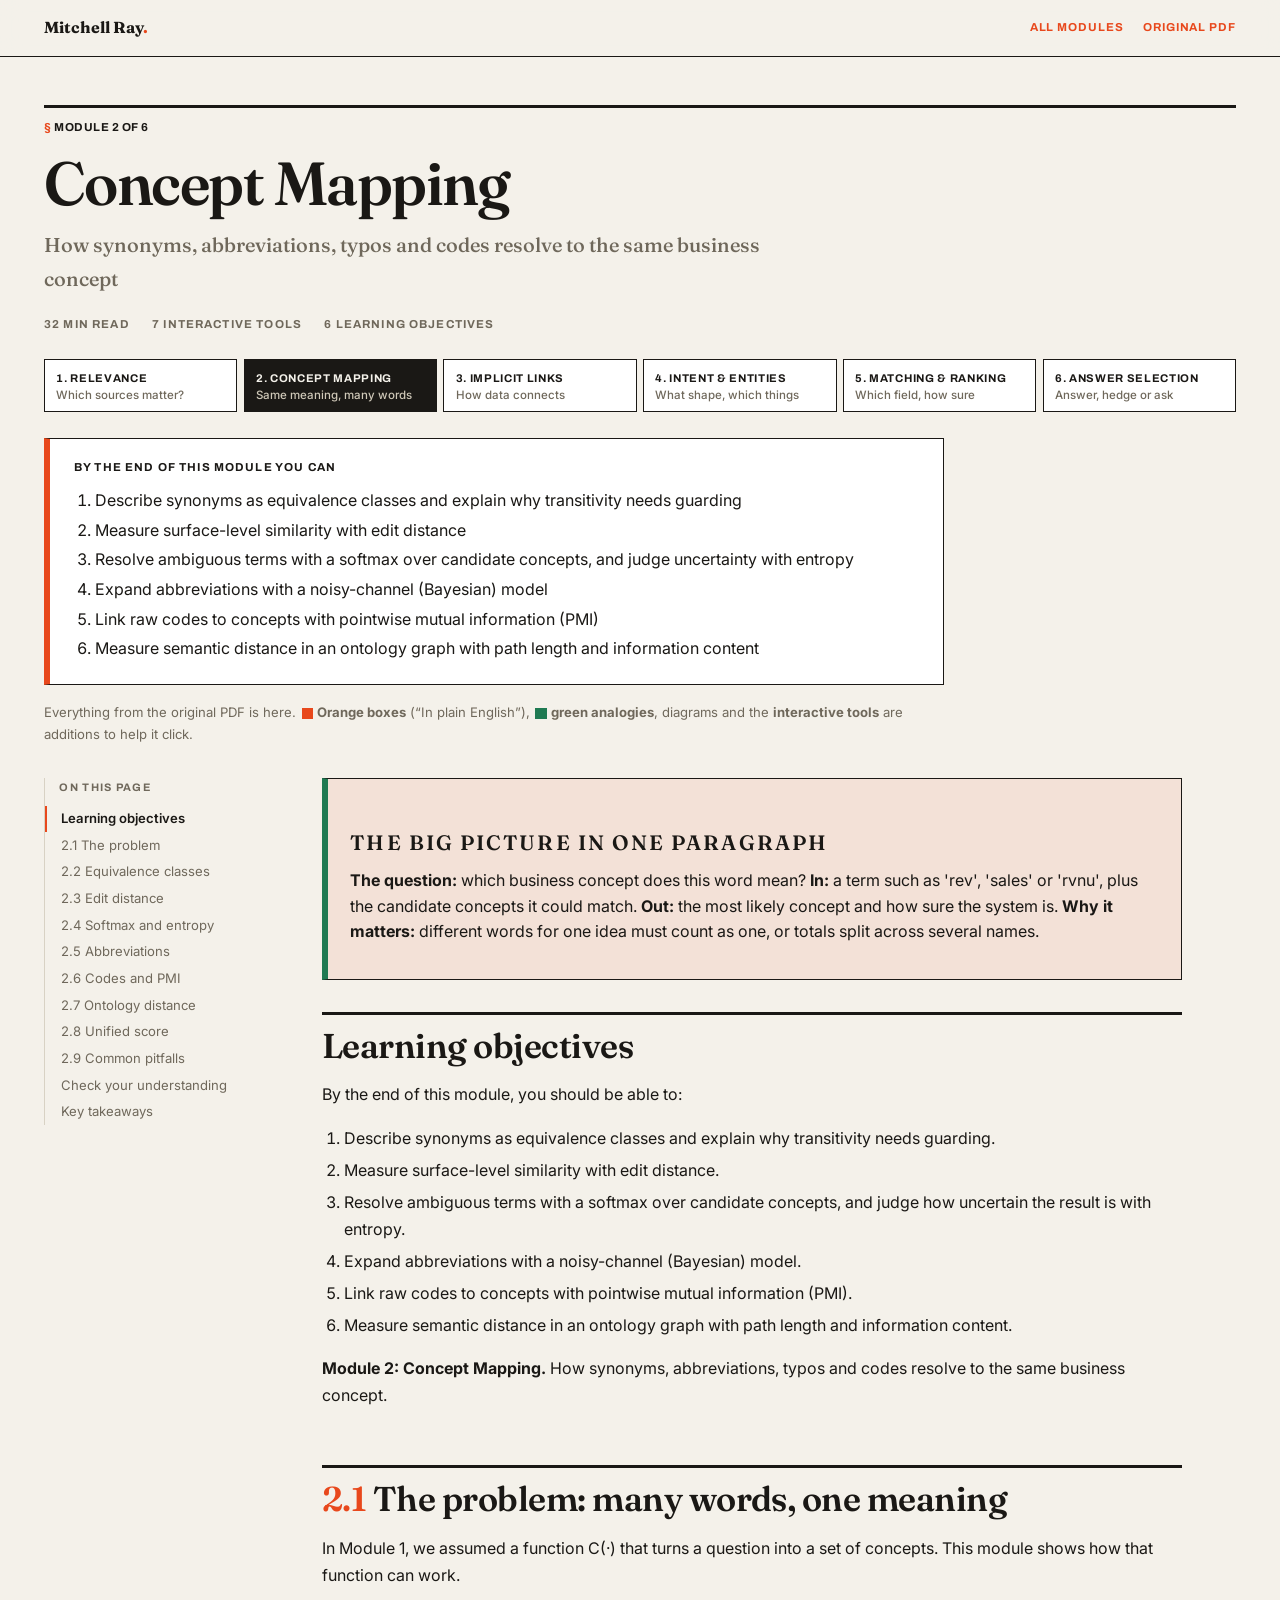
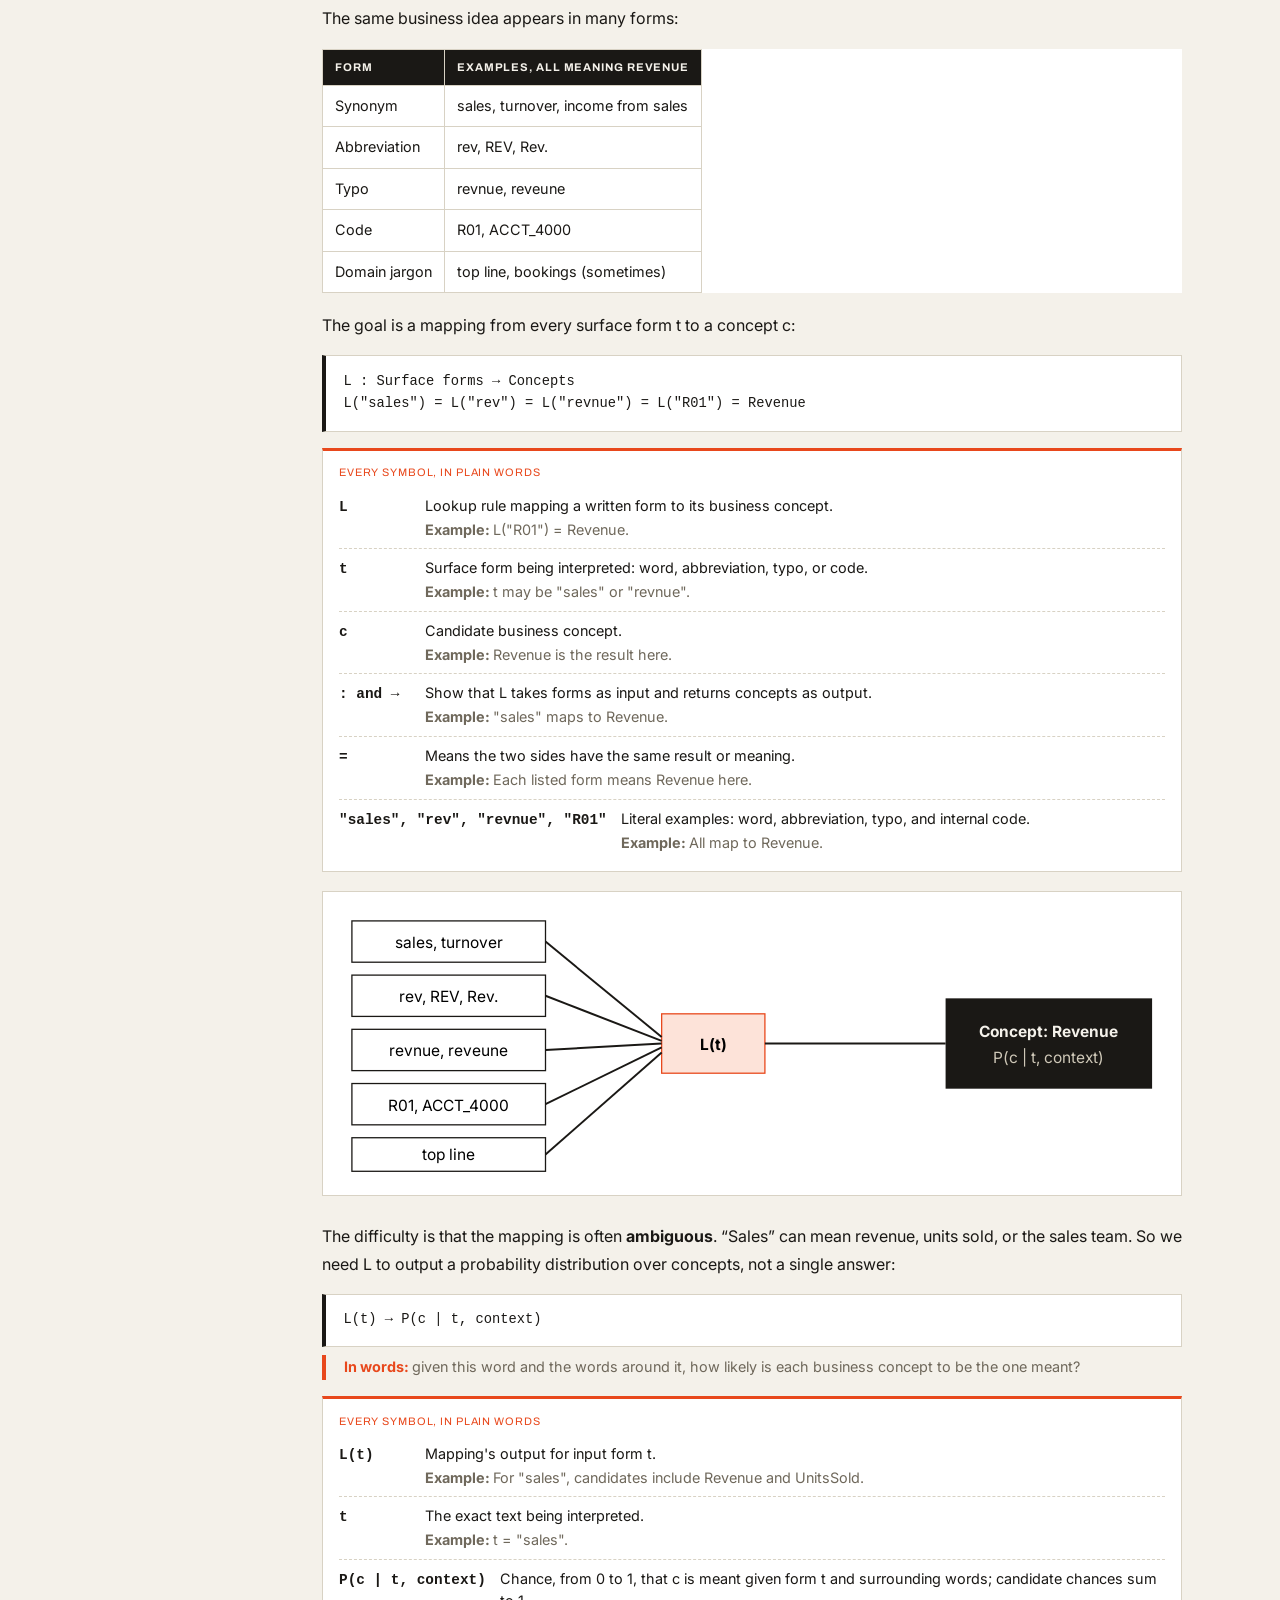
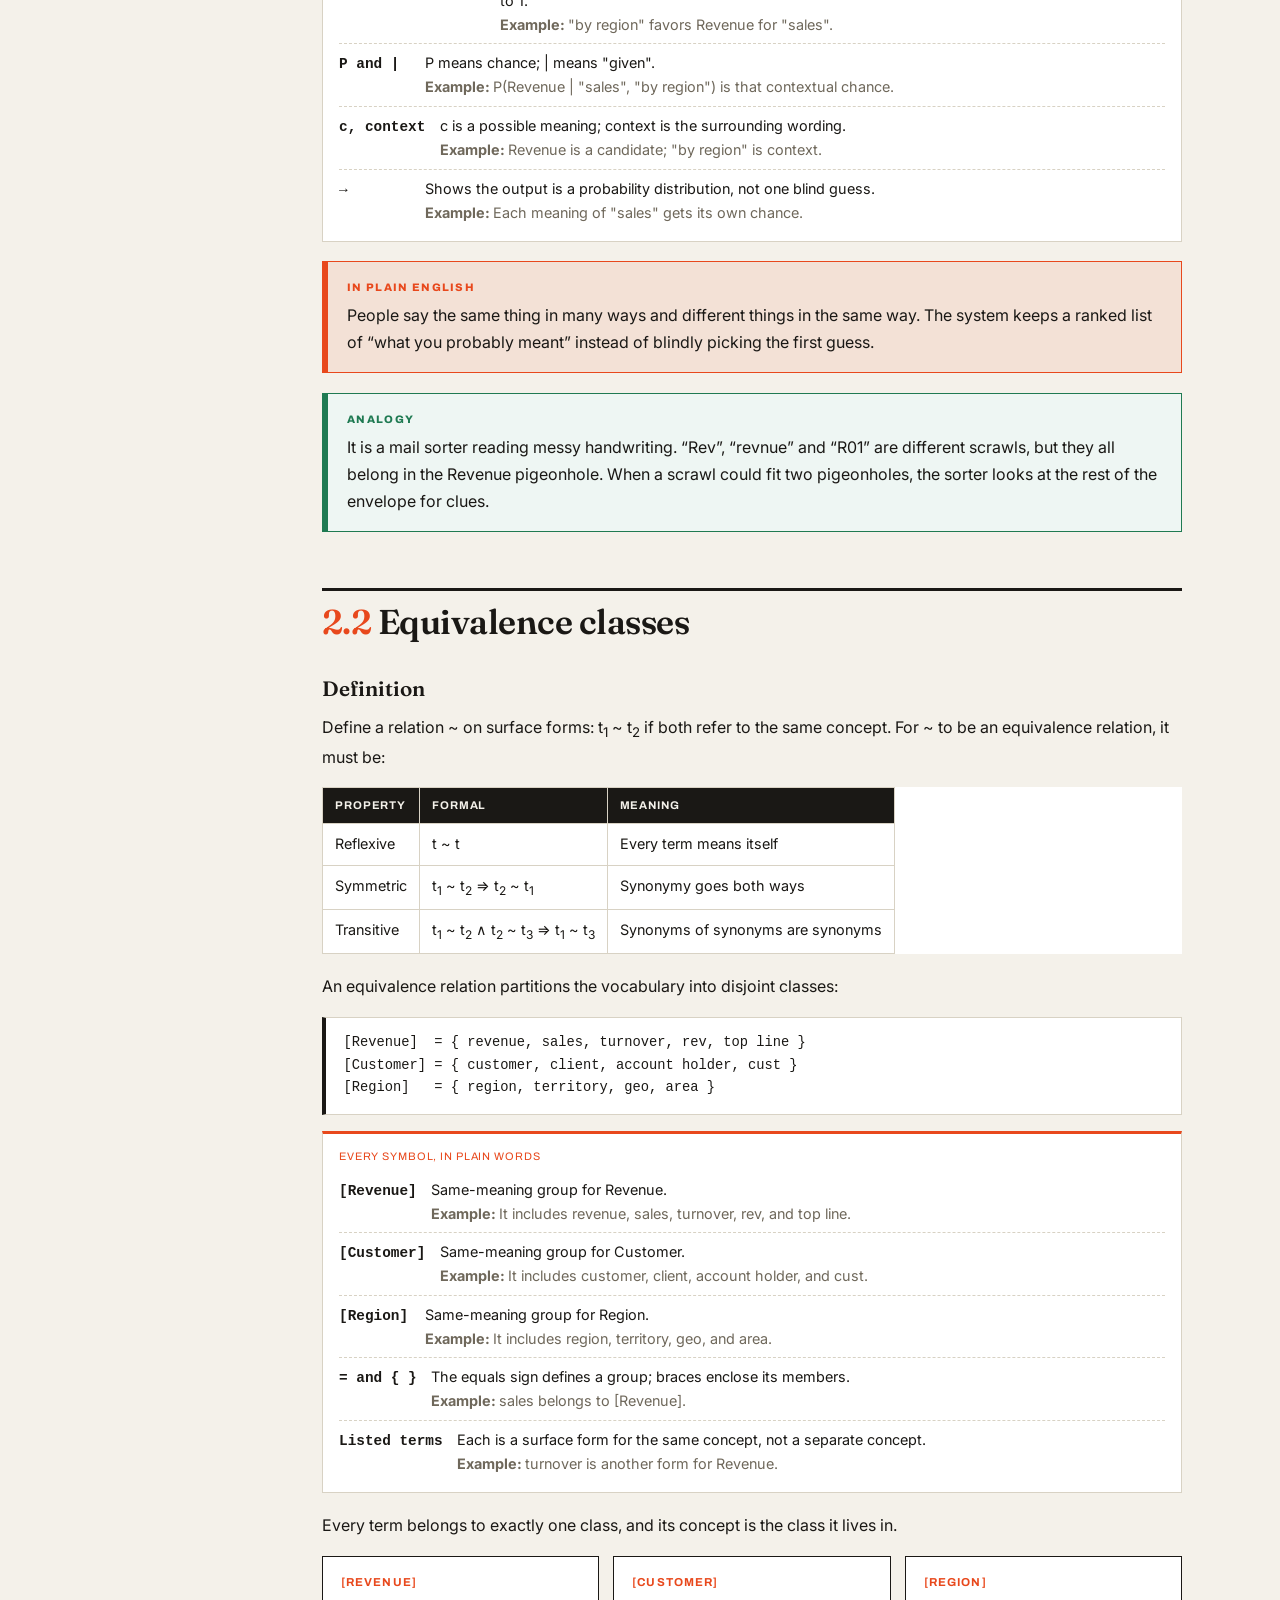
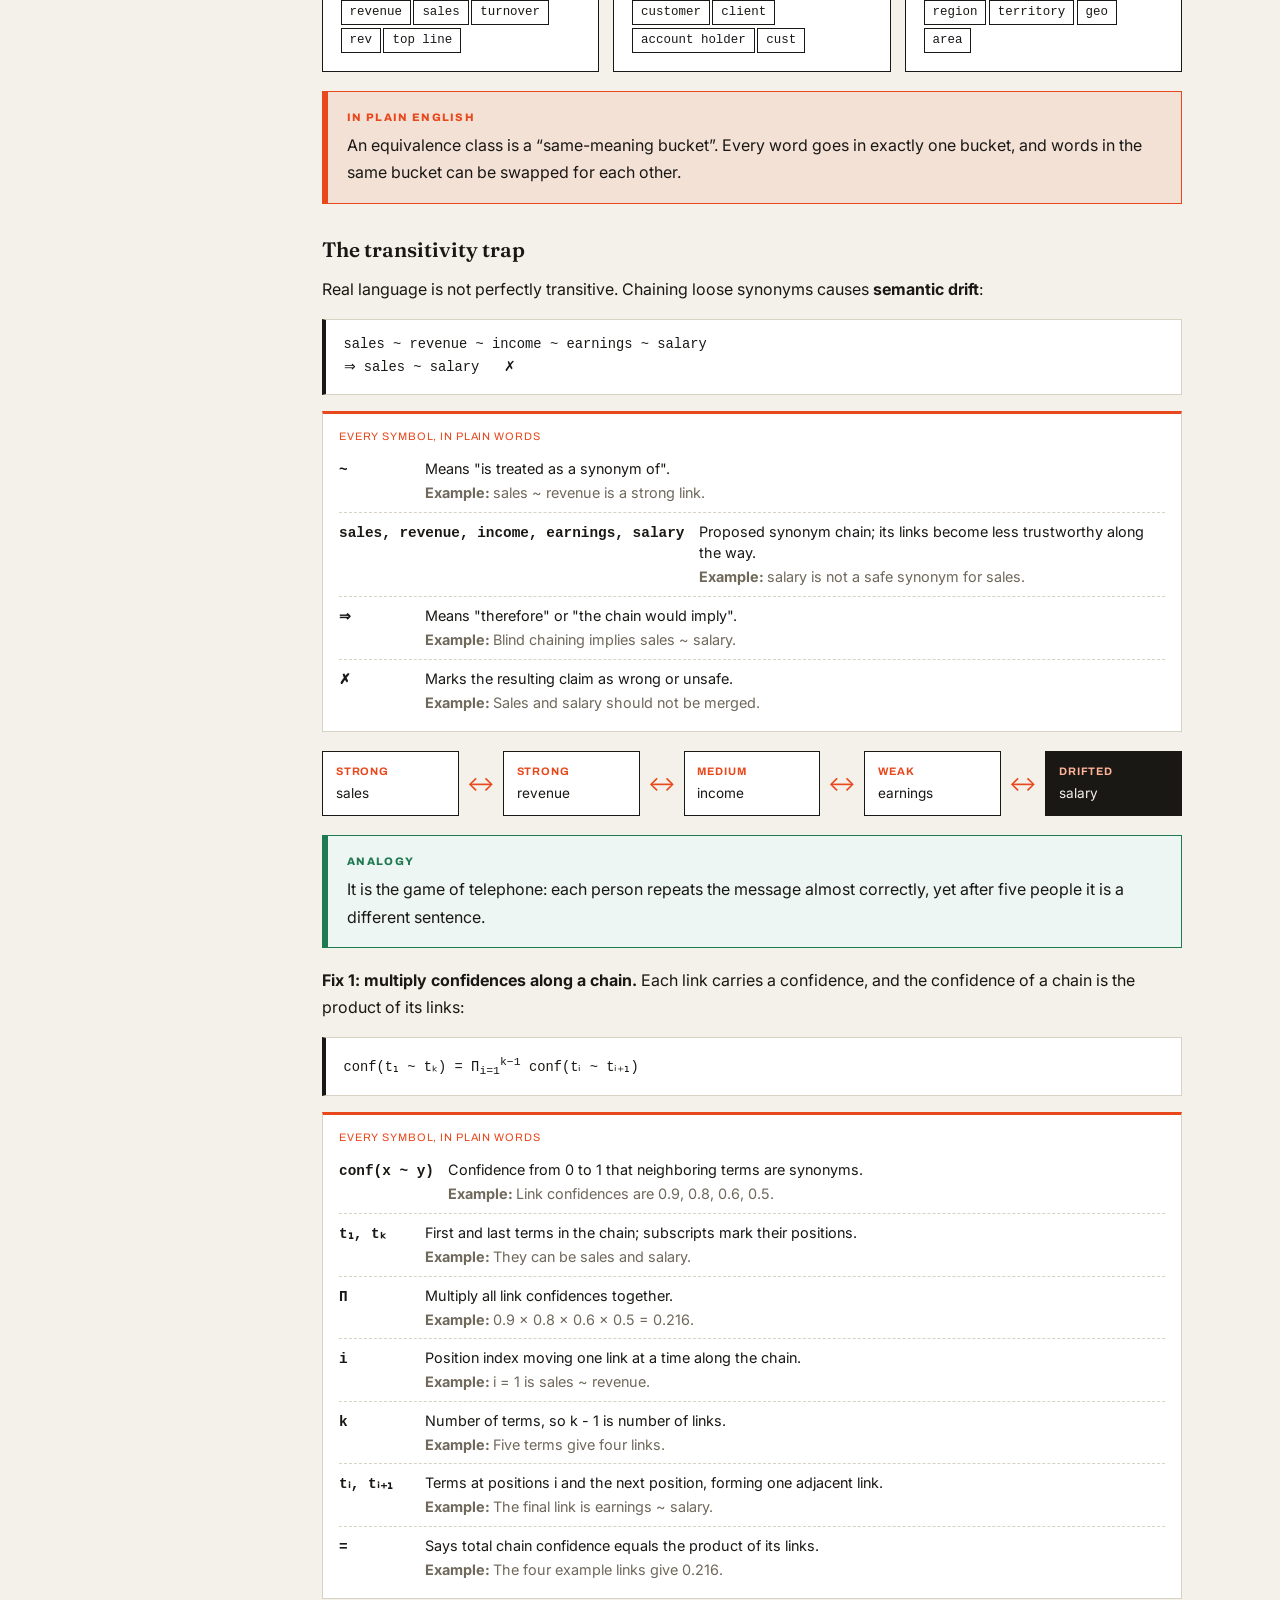
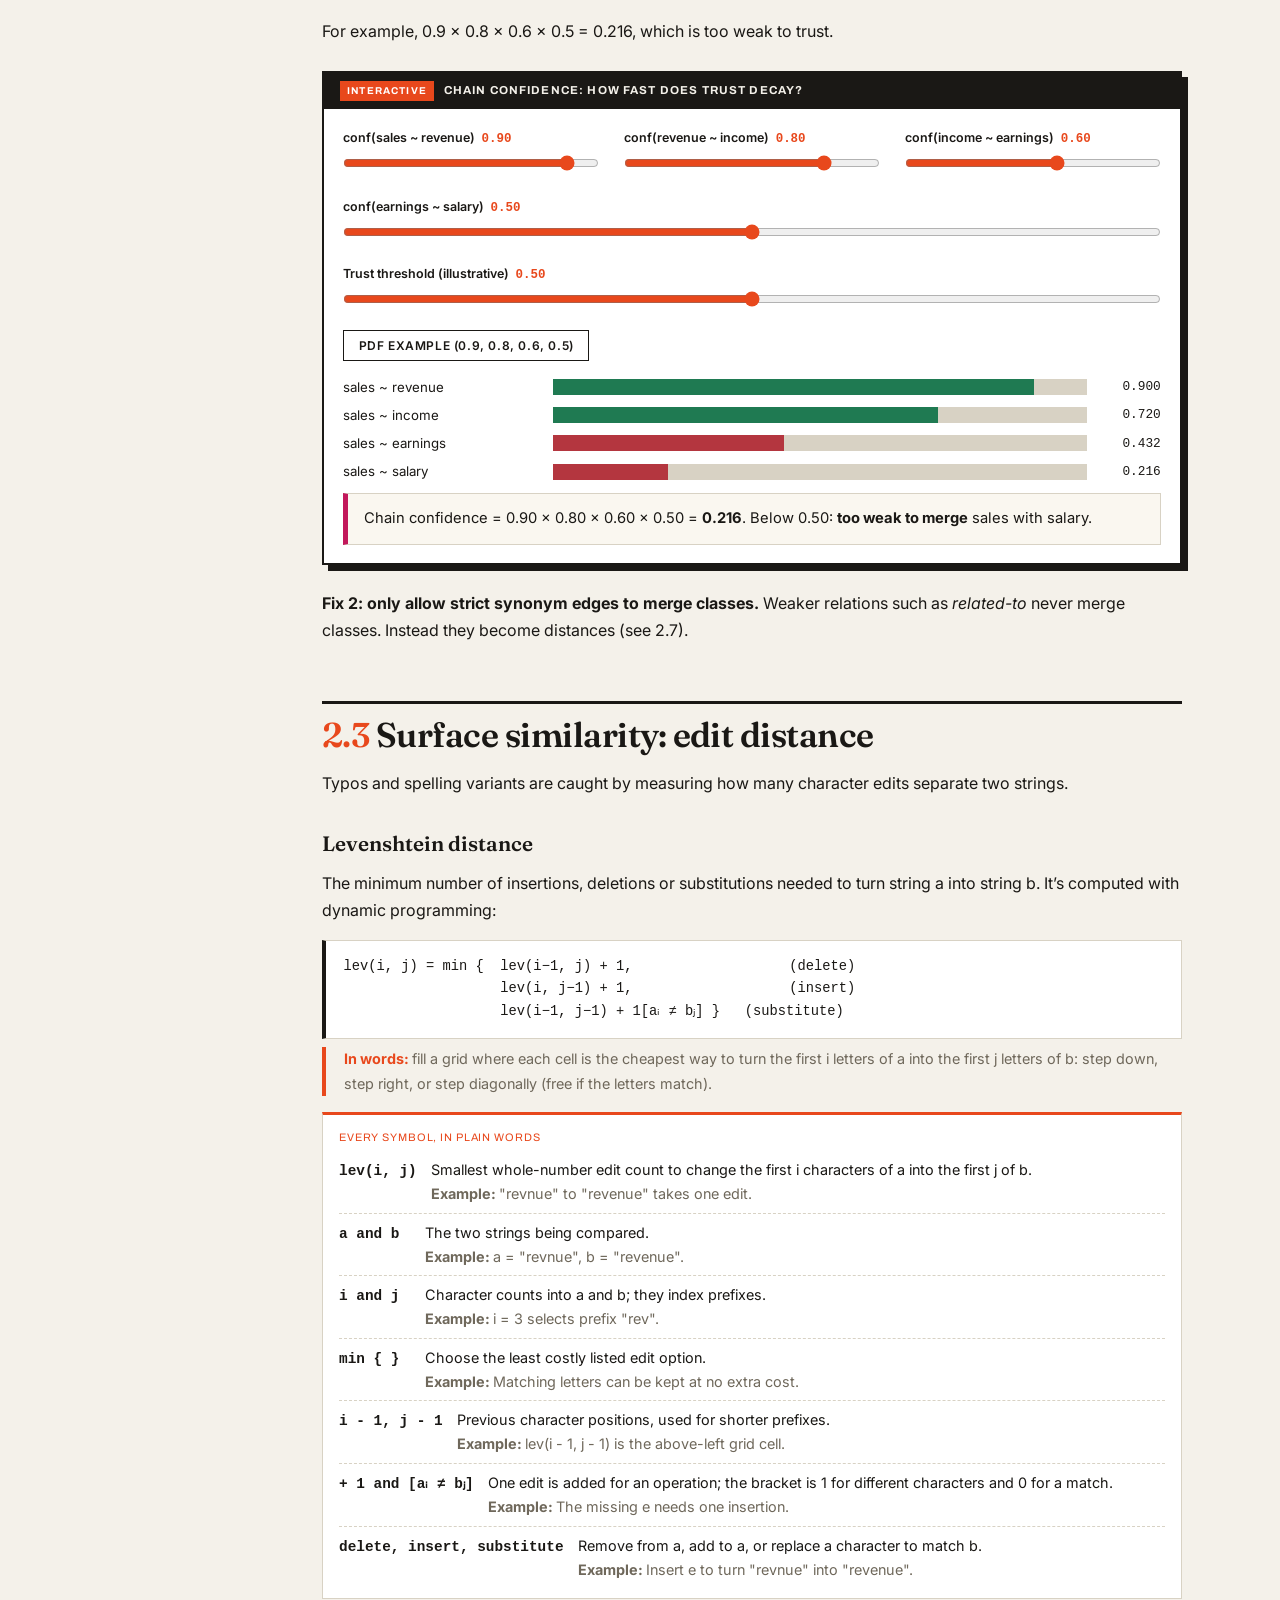
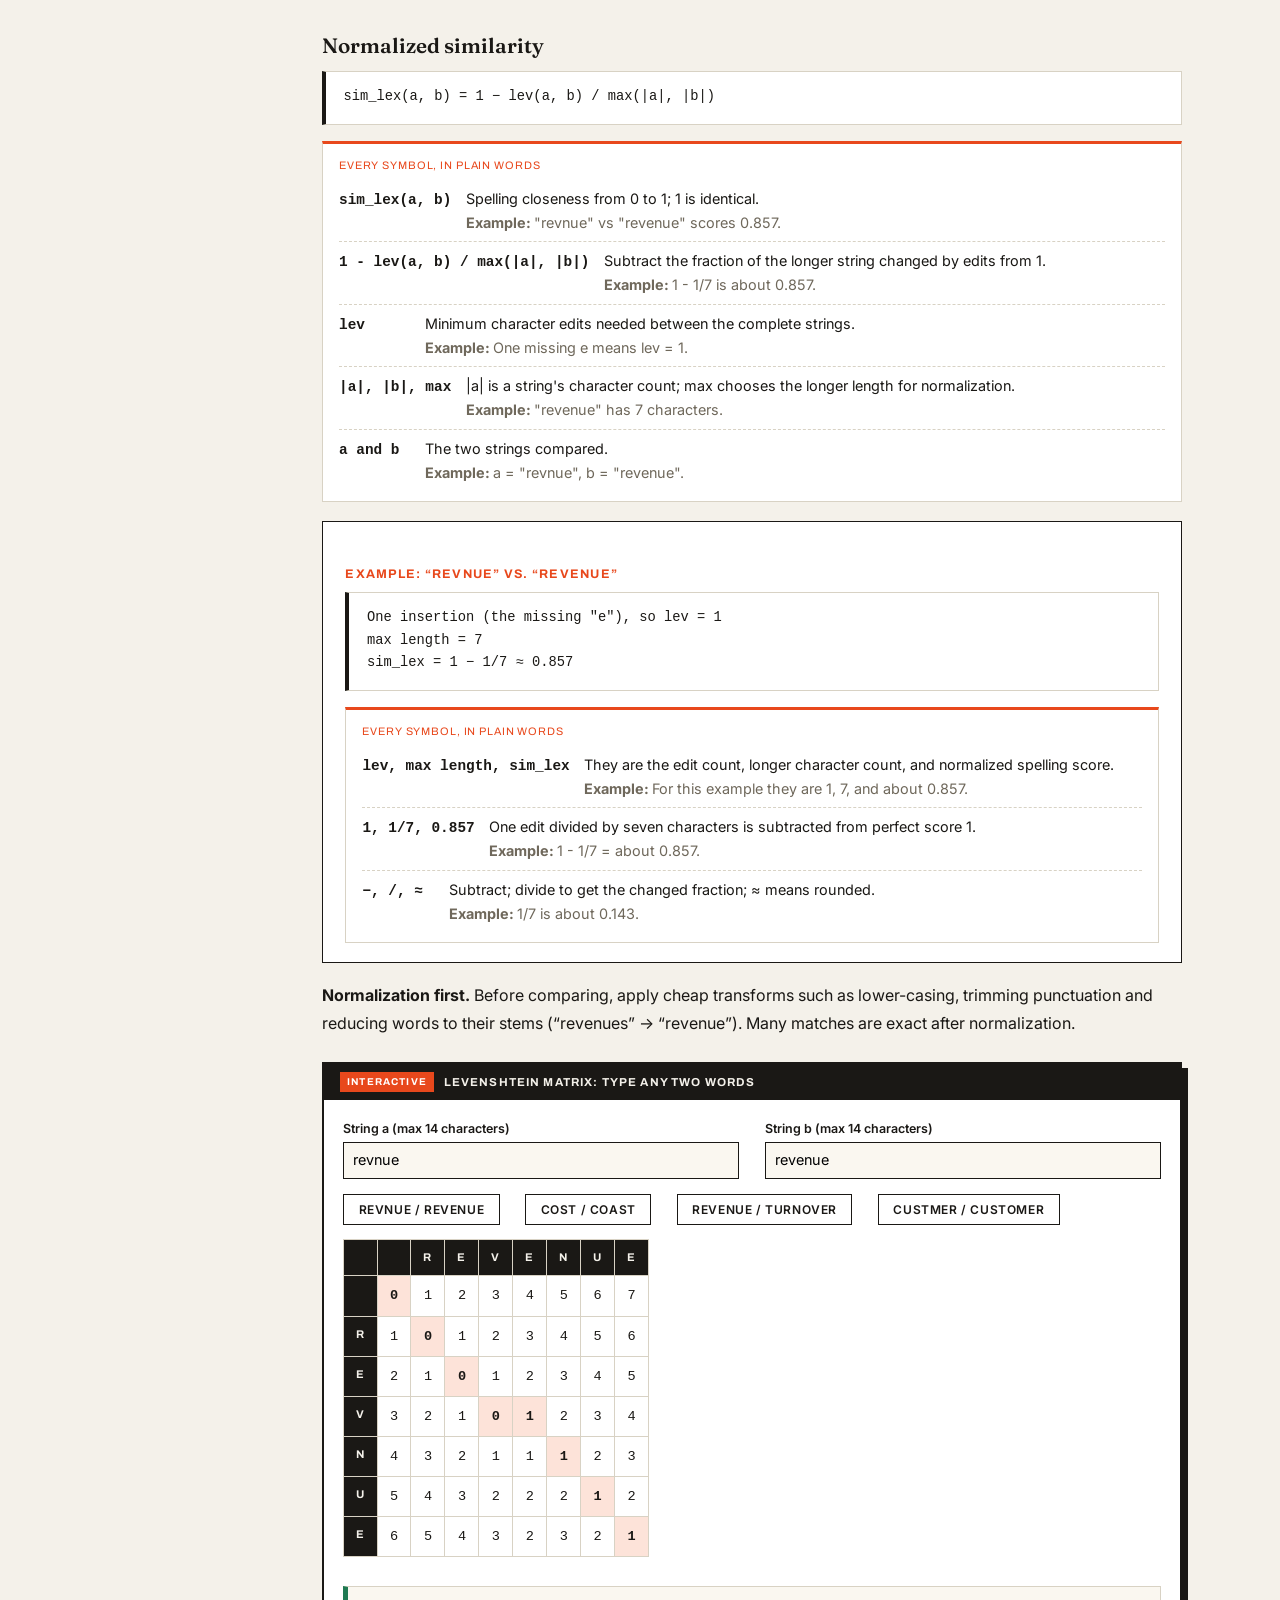
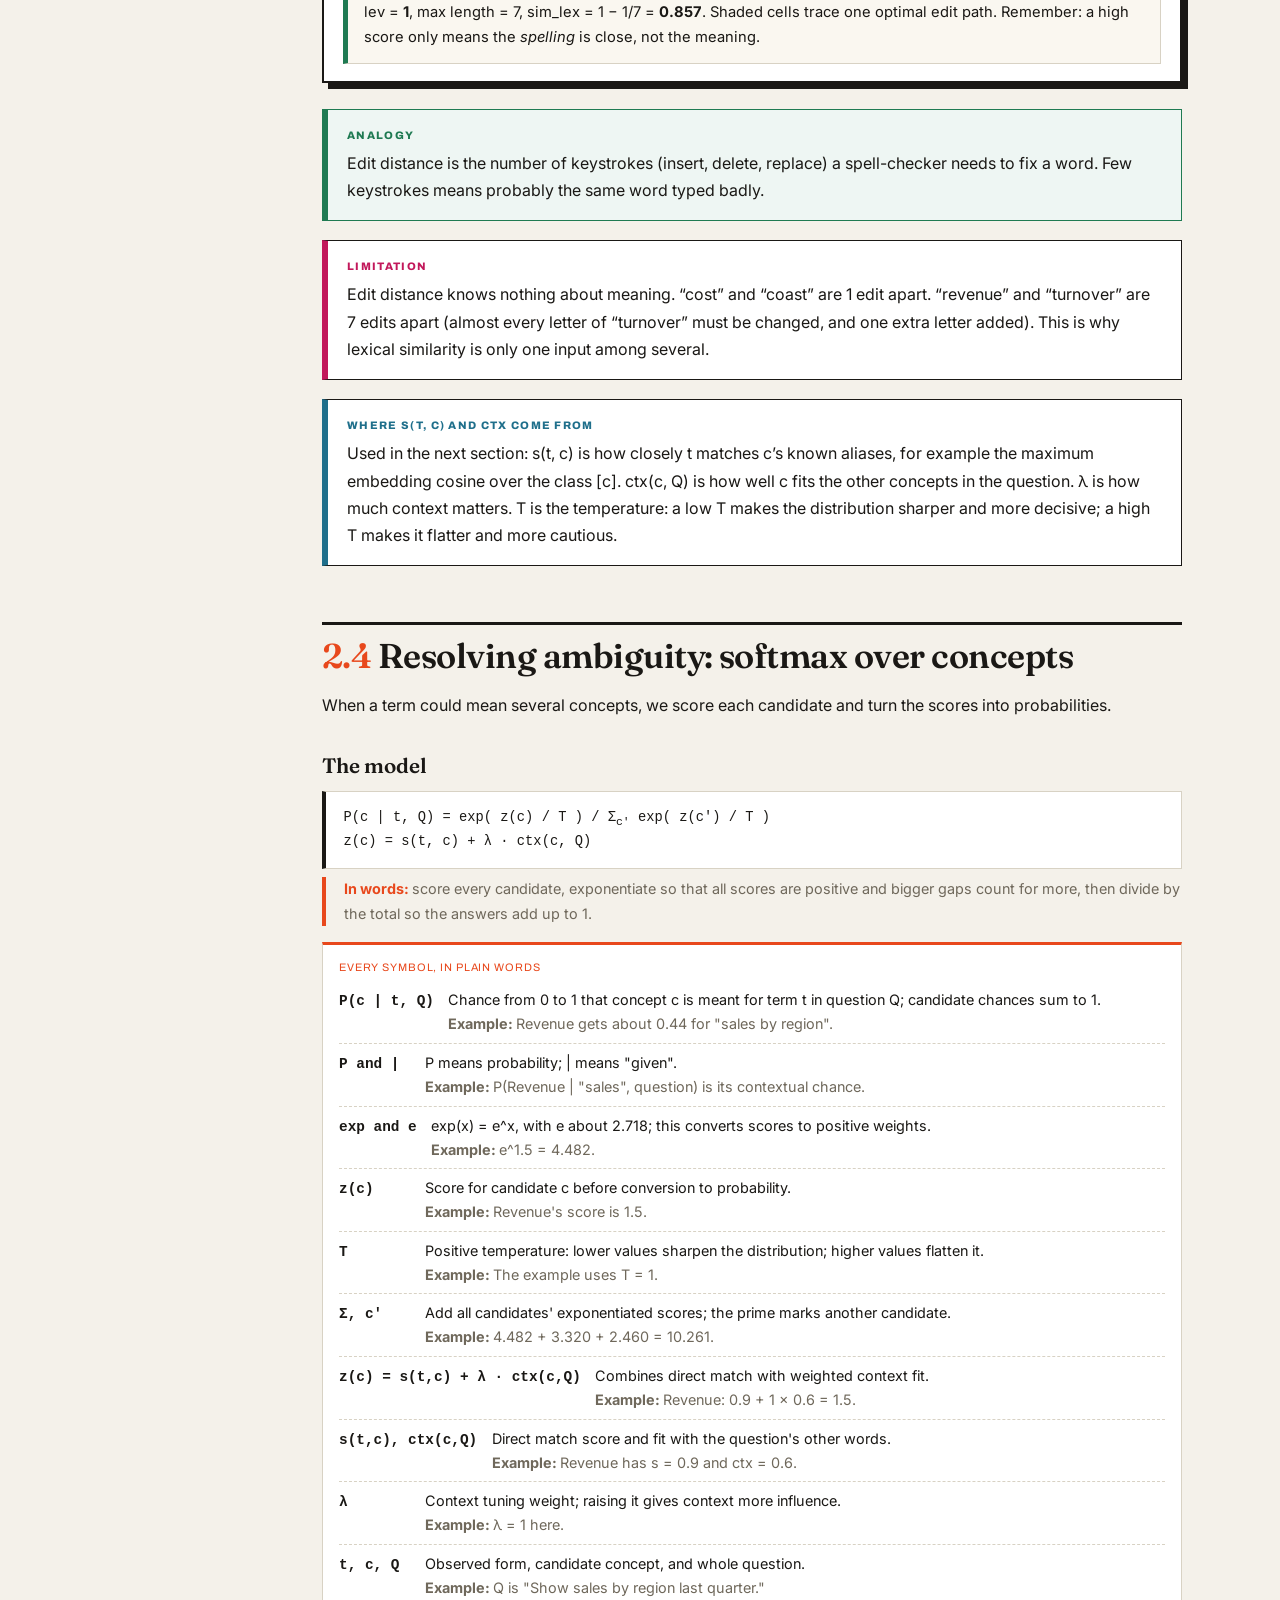
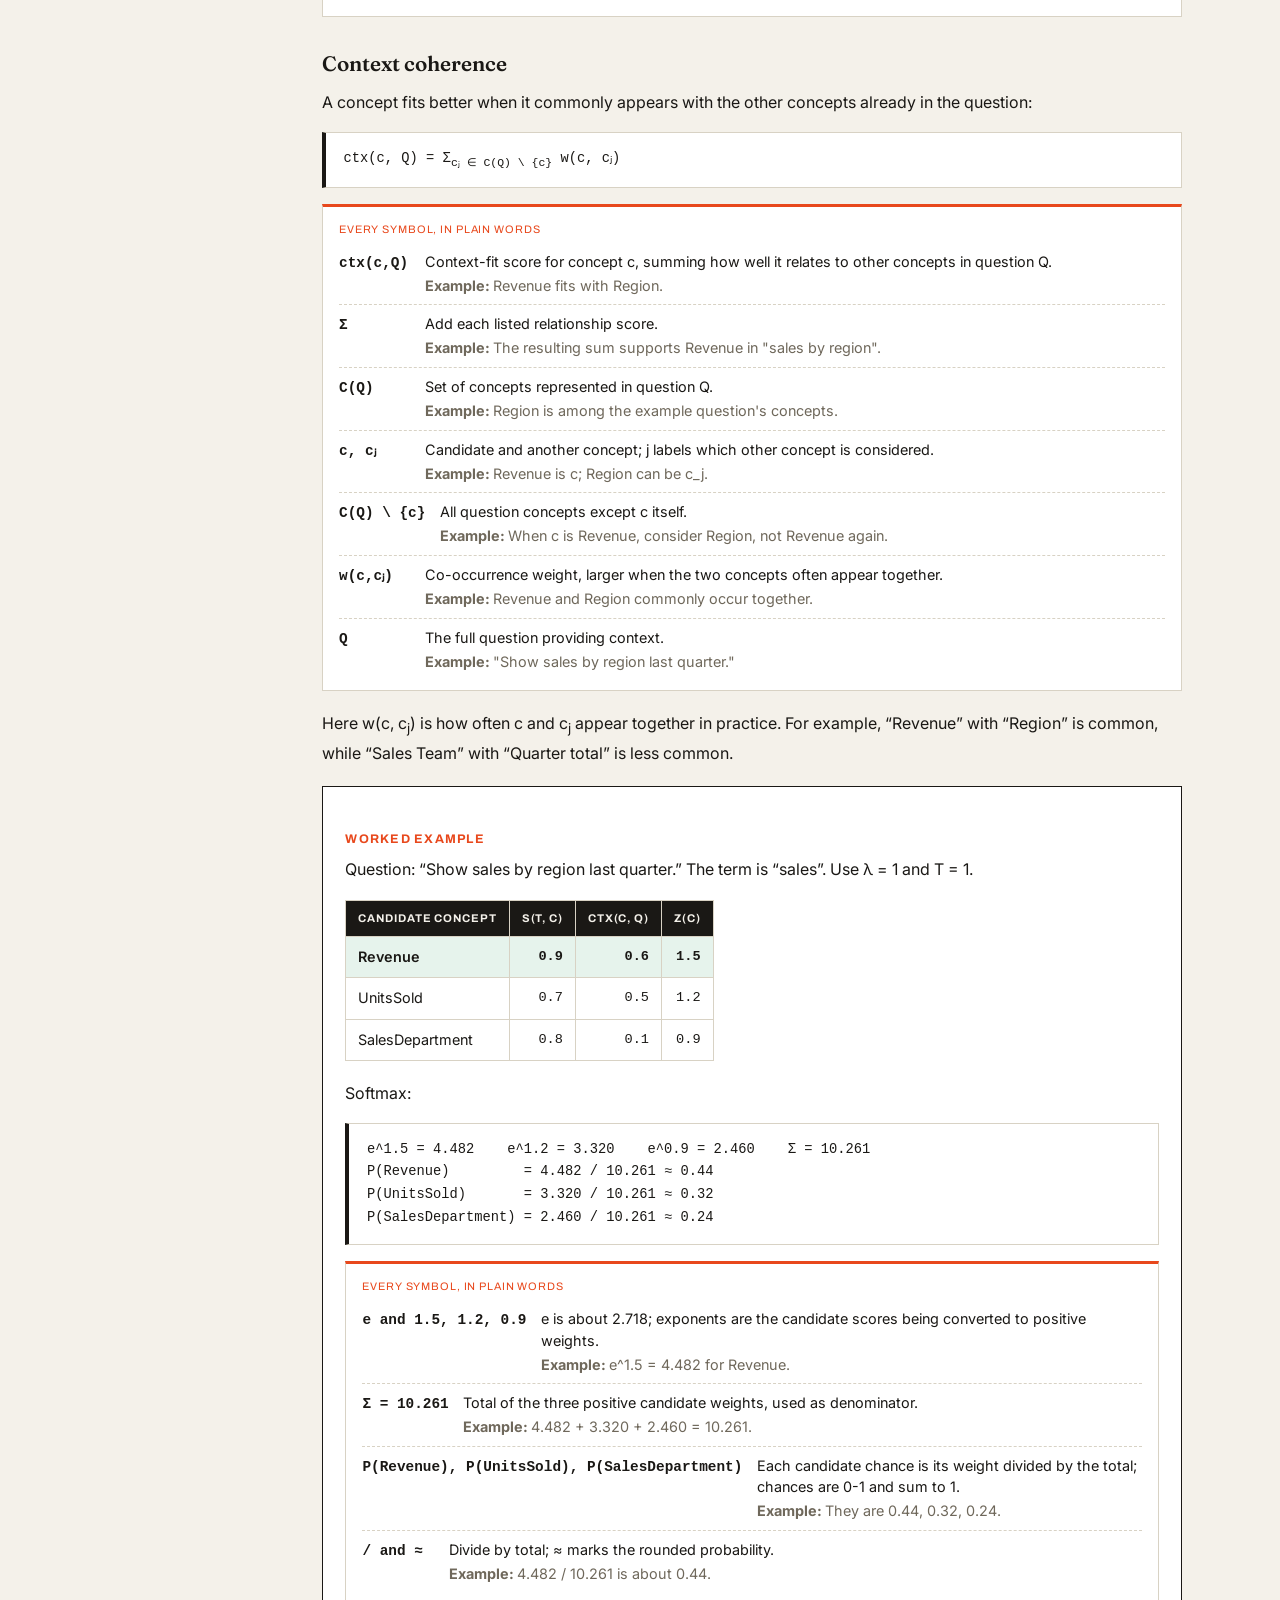
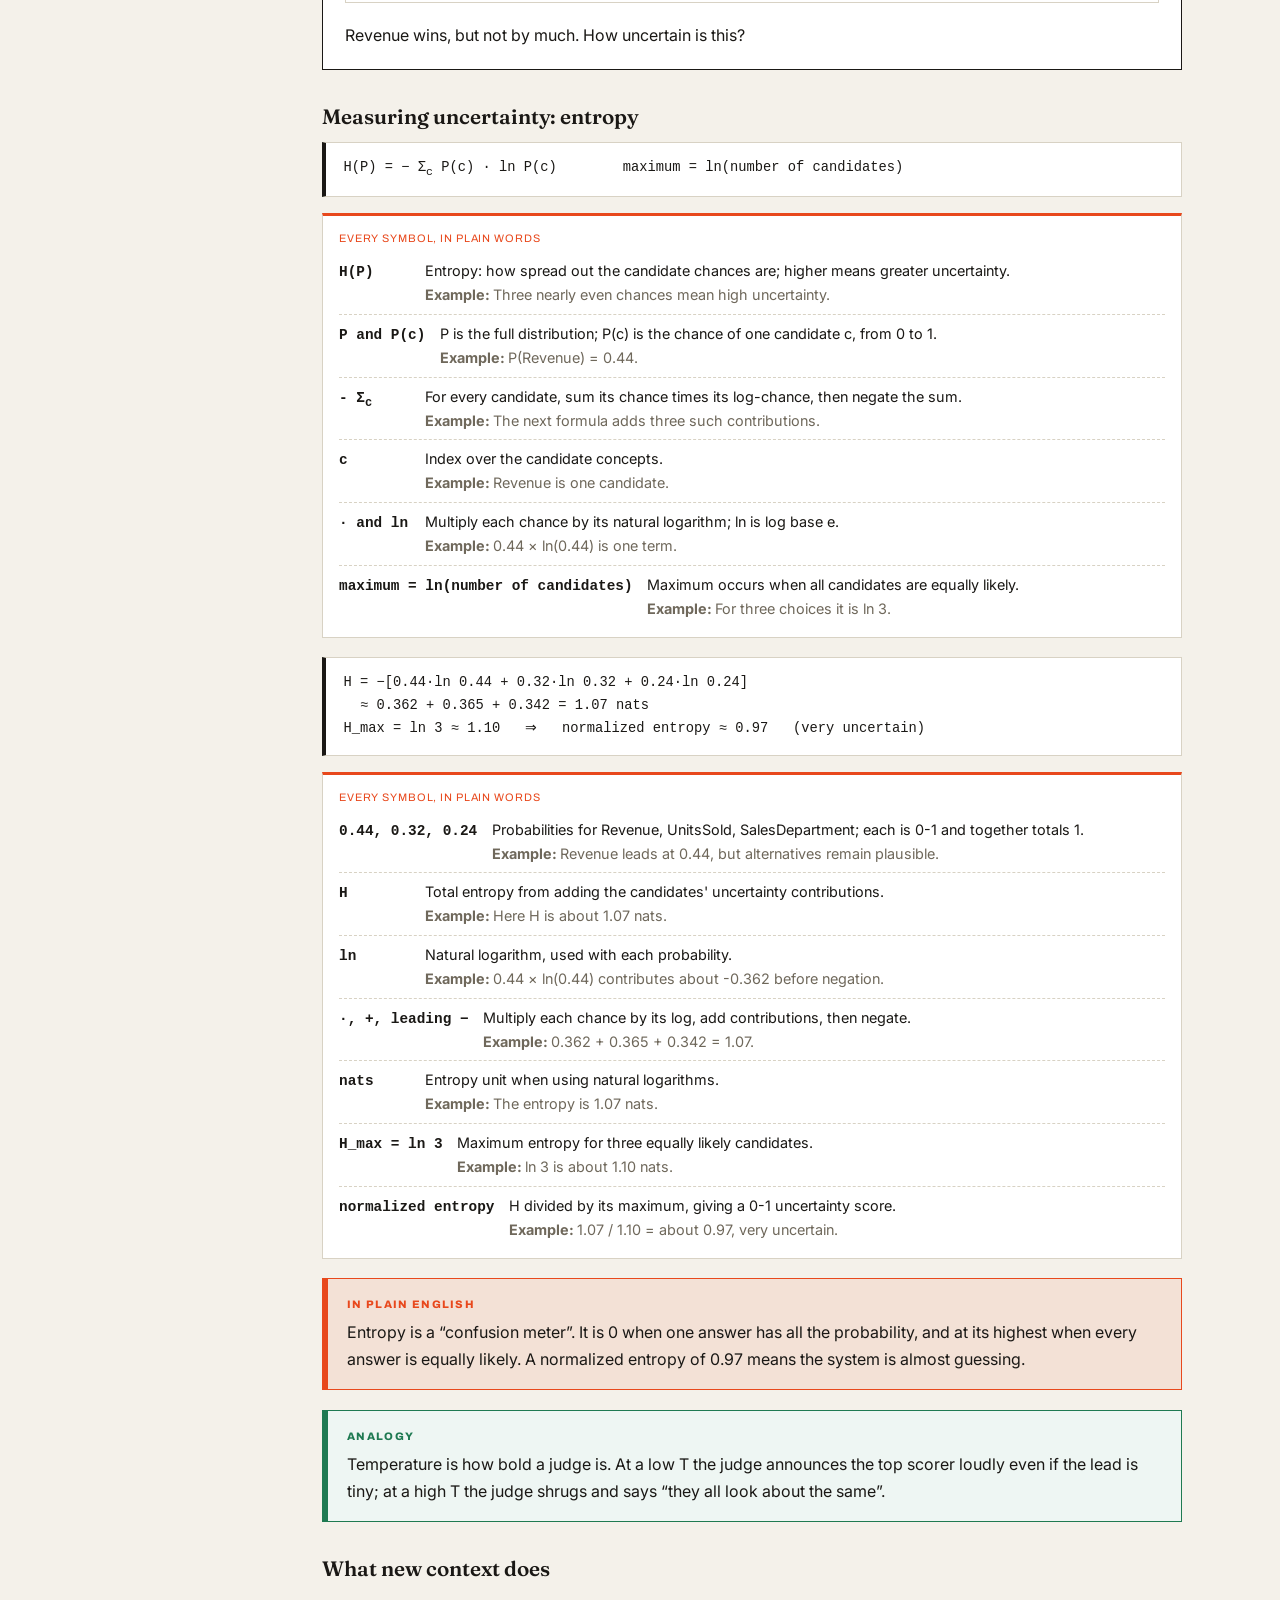
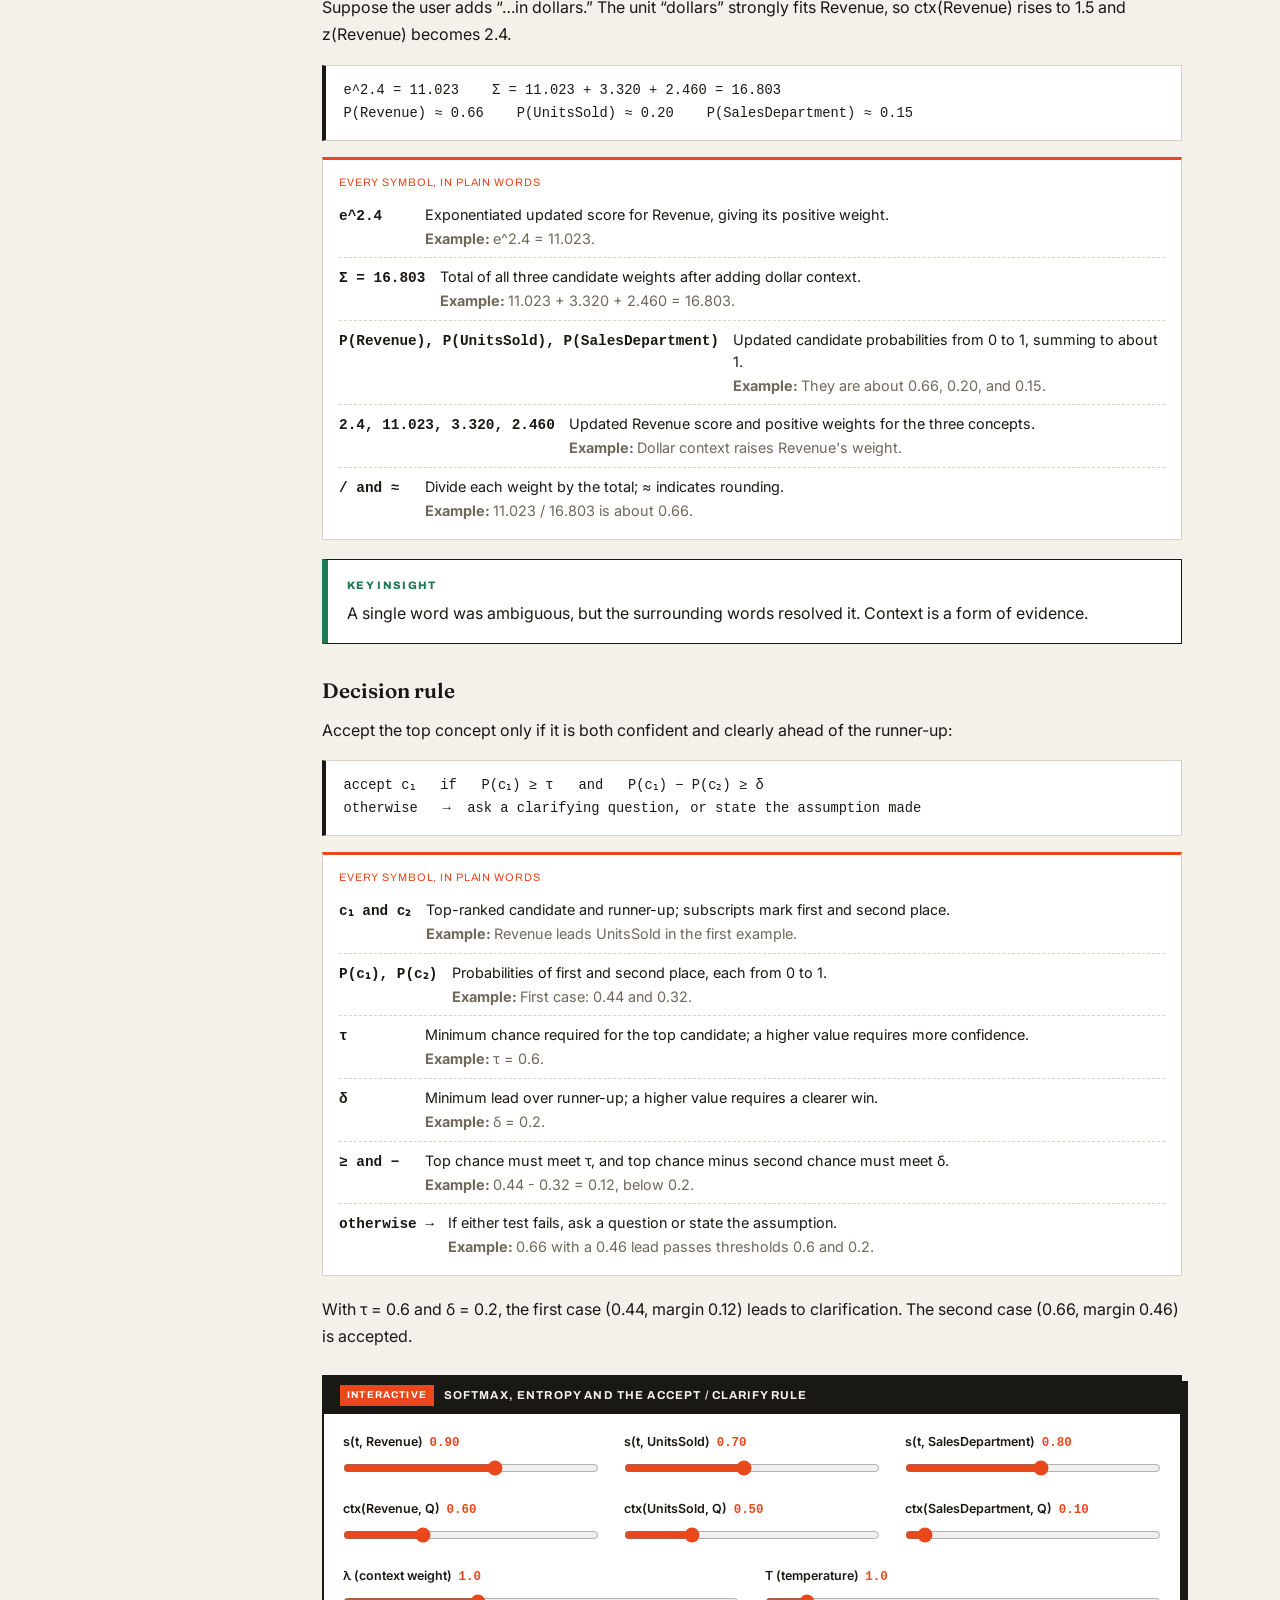
<file: training/m2.html>
<!DOCTYPE html>
<html lang="en">
<head>
<meta charset="UTF-8">
<meta name="viewport" content="width=device-width, initial-scale=1.0">
<meta name="robots" content="noindex, nofollow">
<title>Module 2 | Training</title>
<link rel="stylesheet" href="lesson.css">
<style>
#lesson .widget table{font-size:.85rem}
#lesson .widget .out table{margin-bottom:.6rem}
</style>
</head>
<body data-module="2">
<main id="lesson">

<section data-toc="Learning objectives">
<h2>Learning objectives</h2>
<p>By the end of this module, you should be able to:</p>
<ol>
<li>Describe synonyms as equivalence classes and explain why transitivity needs guarding.</li>
<li>Measure surface-level similarity with edit distance.</li>
<li>Resolve ambiguous terms with a softmax over candidate concepts, and judge how uncertain the result is with entropy.</li>
<li>Expand abbreviations with a noisy-channel (Bayesian) model.</li>
<li>Link raw codes to concepts with pointwise mutual information (PMI).</li>
<li>Measure semantic distance in an ontology graph with path length and information content.</li>
</ol>
<p><b>Module 2: Concept Mapping.</b> How synonyms, abbreviations, typos and codes resolve to the same business concept.</p>
</section>

<section data-toc="2.1 The problem">
<h2><span class="n">2.1</span>The problem: many words, one meaning</h2>
<p>In Module 1, we assumed a function C(&middot;) that turns a question into a set of concepts. This module shows how that function can work.</p>
<p>The same business idea appears in many forms:</p>
<table>
<tr><th>Form</th><th>Examples, all meaning Revenue</th></tr>
<tr><td>Synonym</td><td>sales, turnover, income from sales</td></tr>
<tr><td>Abbreviation</td><td>rev, REV, Rev.</td></tr>
<tr><td>Typo</td><td>revnue, reveune</td></tr>
<tr><td>Code</td><td>R01, ACCT_4000</td></tr>
<tr><td>Domain jargon</td><td>top line, bookings (sometimes)</td></tr>
</table>
<p>The goal is a mapping from every surface form t to a concept c:</p>
<div class="formula">L : Surface forms &rarr; Concepts
L("sales") = L("rev") = L("revnue") = L("R01") = Revenue</div>
<dl class="vars"><div><dt>L</dt><dd>Lookup rule mapping a written form to its business concept. <span class="ex">L("R01") = Revenue.</span></dd></div><div><dt>t</dt><dd>Surface form being interpreted: word, abbreviation, typo, or code. <span class="ex">t may be "sales" or "revnue".</span></dd></div><div><dt>c</dt><dd>Candidate business concept. <span class="ex">Revenue is the result here.</span></dd></div><div><dt>: and &rarr;</dt><dd>Show that L takes forms as input and returns concepts as output. <span class="ex">"sales" maps to Revenue.</span></dd></div><div><dt>=</dt><dd>Means the two sides have the same result or meaning. <span class="ex">Each listed form means Revenue here.</span></dd></div><div><dt>"sales", "rev", "revnue", "R01"</dt><dd>Literal examples: word, abbreviation, typo, and internal code. <span class="ex">All map to Revenue.</span></dd></div></dl>
<svg class="diagram" viewBox="0 0 640 210" style="width:100%;height:auto" role="img" aria-label="Many surface forms map to one concept">
  <g font-size="12" text-anchor="middle">
    <rect x="10" y="10" width="150" height="32" fill="#fff" stroke="#1a1815"/><text x="85" y="31">sales, turnover</text>
    <rect x="10" y="52" width="150" height="32" fill="#fff" stroke="#1a1815"/><text x="85" y="73">rev, REV, Rev.</text>
    <rect x="10" y="94" width="150" height="32" fill="#fff" stroke="#1a1815"/><text x="85" y="115">revnue, reveune</text>
    <rect x="10" y="136" width="150" height="32" fill="#fff" stroke="#1a1815"/><text x="85" y="157">R01, ACCT_4000</text>
    <rect x="10" y="178" width="150" height="26" fill="#fff" stroke="#1a1815"/><text x="85" y="195">top line</text>
    <rect x="470" y="70" width="160" height="70" fill="#1a1815"/><text x="550" y="100" fill="#f4f1ea" font-weight="700">Concept: Revenue</text><text x="550" y="120" fill="#cfc8b8">P(c | t, context)</text>
    <rect x="250" y="82" width="80" height="46" fill="#fde3d9" stroke="#e8481c"/><text x="290" y="110" font-weight="700">L(t)</text>
  </g>
  <g stroke="#1a1815" stroke-width="1.5" fill="none"><path d="M160 26 L250 100"/><path d="M160 68 L250 103"/><path d="M160 110 L250 105"/><path d="M160 152 L250 108"/><path d="M160 191 L250 112"/><path d="M330 105 L470 105"/></g>
</svg>
<p>The difficulty is that the mapping is often <b>ambiguous</b>. &ldquo;Sales&rdquo; can mean revenue, units sold, or the sales team. So we need L to output a probability distribution over concepts, not a single answer:</p>
<div class="formula">L(t) &rarr; P(c | t, context)</div>
<p class="plainline">given this word and the words around it, how likely is each business concept to be the one meant?</p>
<dl class="vars"><div><dt>L(t)</dt><dd>Mapping's output for input form t. <span class="ex">For "sales", candidates include Revenue and UnitsSold.</span></dd></div><div><dt>t</dt><dd>The exact text being interpreted. <span class="ex">t = "sales".</span></dd></div><div><dt>P(c | t, context)</dt><dd>Chance, from 0 to 1, that c is meant given form t and surrounding words; candidate chances sum to 1. <span class="ex">"by region" favors Revenue for "sales".</span></dd></div><div><dt>P and |</dt><dd>P means chance; | means "given". <span class="ex">P(Revenue | "sales", "by region") is that contextual chance.</span></dd></div><div><dt>c, context</dt><dd>c is a possible meaning; context is the surrounding wording. <span class="ex">Revenue is a candidate; "by region" is context.</span></dd></div><div><dt>&rarr;</dt><dd>Shows the output is a probability distribution, not one blind guess. <span class="ex">Each meaning of "sales" gets its own chance.</span></dd></div></dl>
<div class="callout plain" data-tag="In plain English">
<p>People say the same thing in many ways and different things in the same way. The system keeps a ranked list of &ldquo;what you probably meant&rdquo; instead of blindly picking the first guess.</p>
</div>
<div class="callout analogy" data-tag="Analogy">
<p>It is a mail sorter reading messy handwriting. &ldquo;Rev&rdquo;, &ldquo;revnue&rdquo; and &ldquo;R01&rdquo; are different scrawls, but they all belong in the Revenue pigeonhole. When a scrawl could fit two pigeonholes, the sorter looks at the rest of the envelope for clues.</p>
</div>
</section>

<section data-toc="2.2 Equivalence classes">
<h2><span class="n">2.2</span>Equivalence classes</h2>
<h3>Definition</h3>
<p>Define a relation ~ on surface forms: t<sub>1</sub> ~ t<sub>2</sub> if both refer to the same concept. For ~ to be an equivalence relation, it must be:</p>
<table>
<tr><th>Property</th><th>Formal</th><th>Meaning</th></tr>
<tr><td>Reflexive</td><td>t ~ t</td><td>Every term means itself</td></tr>
<tr><td>Symmetric</td><td>t<sub>1</sub> ~ t<sub>2</sub> &rArr; t<sub>2</sub> ~ t<sub>1</sub></td><td>Synonymy goes both ways</td></tr>
<tr><td>Transitive</td><td>t<sub>1</sub> ~ t<sub>2</sub> &and; t<sub>2</sub> ~ t<sub>3</sub> &rArr; t<sub>1</sub> ~ t<sub>3</sub></td><td>Synonyms of synonyms are synonyms</td></tr>
</table>
<p>An equivalence relation partitions the vocabulary into disjoint classes:</p>
<div class="formula">[Revenue]  = { revenue, sales, turnover, rev, top line }
[Customer] = { customer, client, account holder, cust }
[Region]   = { region, territory, geo, area }</div>
<dl class="vars"><div><dt>[Revenue]</dt><dd>Same-meaning group for Revenue. <span class="ex">It includes revenue, sales, turnover, rev, and top line.</span></dd></div><div><dt>[Customer]</dt><dd>Same-meaning group for Customer. <span class="ex">It includes customer, client, account holder, and cust.</span></dd></div><div><dt>[Region]</dt><dd>Same-meaning group for Region. <span class="ex">It includes region, territory, geo, and area.</span></dd></div><div><dt>= and { }</dt><dd>The equals sign defines a group; braces enclose its members. <span class="ex">sales belongs to [Revenue].</span></dd></div><div><dt>Listed terms</dt><dd>Each is a surface form for the same concept, not a separate concept. <span class="ex">turnover is another form for Revenue.</span></dd></div></dl>
<p>Every term belongs to exactly one class, and its concept is the class it lives in.</p>
<div class="cards">
  <div class="card"><h5>[Revenue]</h5><p><span class="chip">revenue</span><span class="chip">sales</span><span class="chip">turnover</span><span class="chip">rev</span><span class="chip">top line</span></p></div>
  <div class="card"><h5>[Customer]</h5><p><span class="chip">customer</span><span class="chip">client</span><span class="chip">account holder</span><span class="chip">cust</span></p></div>
  <div class="card"><h5>[Region]</h5><p><span class="chip">region</span><span class="chip">territory</span><span class="chip">geo</span><span class="chip">area</span></p></div>
</div>
<div class="callout plain" data-tag="In plain English">
<p>An equivalence class is a &ldquo;same-meaning bucket&rdquo;. Every word goes in exactly one bucket, and words in the same bucket can be swapped for each other.</p>
</div>

<h3>The transitivity trap</h3>
<p>Real language is not perfectly transitive. Chaining loose synonyms causes <b>semantic drift</b>:</p>
<div class="formula">sales ~ revenue ~ income ~ earnings ~ salary
&rArr; sales ~ salary   &#10007;</div>
<dl class="vars"><div><dt>~</dt><dd>Means "is treated as a synonym of". <span class="ex">sales ~ revenue is a strong link.</span></dd></div><div><dt>sales, revenue, income, earnings, salary</dt><dd>Proposed synonym chain; its links become less trustworthy along the way. <span class="ex">salary is not a safe synonym for sales.</span></dd></div><div><dt>&rArr;</dt><dd>Means "therefore" or "the chain would imply". <span class="ex">Blind chaining implies sales ~ salary.</span></dd></div><div><dt>&#10007;</dt><dd>Marks the resulting claim as wrong or unsafe. <span class="ex">Sales and salary should not be merged.</span></dd></div></dl>
<div class="flow">
  <div class="node"><b>strong</b>sales</div><span class="arrow">&harr;</span>
  <div class="node"><b>strong</b>revenue</div><span class="arrow">&harr;</span>
  <div class="node"><b>medium</b>income</div><span class="arrow">&harr;</span>
  <div class="node"><b>weak</b>earnings</div><span class="arrow">&harr;</span>
  <div class="node hl"><b>drifted</b>salary</div>
</div>
<div class="callout analogy" data-tag="Analogy">
<p>It is the game of telephone: each person repeats the message almost correctly, yet after five people it is a different sentence.</p>
</div>
<p><b>Fix 1: multiply confidences along a chain.</b> Each link carries a confidence, and the confidence of a chain is the product of its links:</p>
<div class="formula">conf(t&#8321; ~ t&#8342;) = &Pi;<sub>i=1</sub><sup>k&minus;1</sup> conf(t&#7522; ~ t&#7522;&#8330;&#8321;)</div>
<dl class="vars"><div><dt>conf(x ~ y)</dt><dd>Confidence from 0 to 1 that neighboring terms are synonyms. <span class="ex">Link confidences are 0.9, 0.8, 0.6, 0.5.</span></dd></div><div><dt>t&#8321;, t&#8342;</dt><dd>First and last terms in the chain; subscripts mark their positions. <span class="ex">They can be sales and salary.</span></dd></div><div><dt>&Pi;</dt><dd>Multiply all link confidences together. <span class="ex">0.9 &times; 0.8 &times; 0.6 &times; 0.5 = 0.216.</span></dd></div><div><dt>i</dt><dd>Position index moving one link at a time along the chain. <span class="ex">i = 1 is sales ~ revenue.</span></dd></div><div><dt>k</dt><dd>Number of terms, so k - 1 is number of links. <span class="ex">Five terms give four links.</span></dd></div><div><dt>t&#7522;, t&#7522;&#8330;&#8321;</dt><dd>Terms at positions i and the next position, forming one adjacent link. <span class="ex">The final link is earnings ~ salary.</span></dd></div><div><dt>=</dt><dd>Says total chain confidence equals the product of its links. <span class="ex">The four example links give 0.216.</span></dd></div></dl>
<p>For example, 0.9 &times; 0.8 &times; 0.6 &times; 0.5 = 0.216, which is too weak to trust.</p>
<div class="widget" data-w="chain" data-title="Chain confidence: how fast does trust decay?"></div>
<p><b>Fix 2: only allow strict synonym edges to merge classes.</b> Weaker relations such as <i>related-to</i> never merge classes. Instead they become distances (see 2.7).</p>
</section>

<section data-toc="2.3 Edit distance">
<h2><span class="n">2.3</span>Surface similarity: edit distance</h2>
<p>Typos and spelling variants are caught by measuring how many character edits separate two strings.</p>
<h3>Levenshtein distance</h3>
<p>The minimum number of insertions, deletions or substitutions needed to turn string a into string b. It&rsquo;s computed with dynamic programming:</p>
<div class="formula">lev(i, j) = min {  lev(i&minus;1, j) + 1,                   (delete)
                   lev(i, j&minus;1) + 1,                   (insert)
                   lev(i&minus;1, j&minus;1) + 1[a&#7522; &ne; b&#11388;] }   (substitute)</div>
<p class="plainline">fill a grid where each cell is the cheapest way to turn the first i letters of a into the first j letters of b: step down, step right, or step diagonally (free if the letters match).</p>
<dl class="vars"><div><dt>lev(i, j)</dt><dd>Smallest whole-number edit count to change the first i characters of a into the first j of b. <span class="ex">"revnue" to "revenue" takes one edit.</span></dd></div><div><dt>a and b</dt><dd>The two strings being compared. <span class="ex">a = "revnue", b = "revenue".</span></dd></div><div><dt>i and j</dt><dd>Character counts into a and b; they index prefixes. <span class="ex">i = 3 selects prefix "rev".</span></dd></div><div><dt>min { }</dt><dd>Choose the least costly listed edit option. <span class="ex">Matching letters can be kept at no extra cost.</span></dd></div><div><dt>i - 1, j - 1</dt><dd>Previous character positions, used for shorter prefixes. <span class="ex">lev(i - 1, j - 1) is the above-left grid cell.</span></dd></div><div><dt>+ 1 and [a&#7522; &ne; b&#11388;]</dt><dd>One edit is added for an operation; the bracket is 1 for different characters and 0 for a match. <span class="ex">The missing e needs one insertion.</span></dd></div><div><dt>delete, insert, substitute</dt><dd>Remove from a, add to a, or replace a character to match b. <span class="ex">Insert e to turn "revnue" into "revenue".</span></dd></div></dl>
<h3>Normalized similarity</h3>
<div class="formula">sim_lex(a, b) = 1 &minus; lev(a, b) / max(|a|, |b|)</div>
<dl class="vars"><div><dt>sim_lex(a, b)</dt><dd>Spelling closeness from 0 to 1; 1 is identical. <span class="ex">"revnue" vs "revenue" scores 0.857.</span></dd></div><div><dt>1 - lev(a, b) / max(|a|, |b|)</dt><dd>Subtract the fraction of the longer string changed by edits from 1. <span class="ex">1 - 1/7 is about 0.857.</span></dd></div><div><dt>lev</dt><dd>Minimum character edits needed between the complete strings. <span class="ex">One missing e means lev = 1.</span></dd></div><div><dt>|a|, |b|, max</dt><dd>|a| is a string's character count; max chooses the longer length for normalization. <span class="ex">"revenue" has 7 characters.</span></dd></div><div><dt>a and b</dt><dd>The two strings compared. <span class="ex">a = "revnue", b = "revenue".</span></dd></div></dl>
<div class="worked"><h4>Example: &ldquo;revnue&rdquo; vs. &ldquo;revenue&rdquo;</h4>
<div class="formula">One insertion (the missing "e"), so lev = 1
max length = 7
sim_lex = 1 &minus; 1/7 &asymp; 0.857</div>
<dl class="vars"><div><dt>lev, max length, sim_lex</dt><dd>They are the edit count, longer character count, and normalized spelling score. <span class="ex">For this example they are 1, 7, and about 0.857.</span></dd></div><div><dt>1, 1/7, 0.857</dt><dd>One edit divided by seven characters is subtracted from perfect score 1. <span class="ex">1 - 1/7 = about 0.857.</span></dd></div><div><dt>&minus;, /, &asymp;</dt><dd>Subtract; divide to get the changed fraction; &asymp; means rounded. <span class="ex">1/7 is about 0.143.</span></dd></div></dl></div>
<p><b>Normalization first.</b> Before comparing, apply cheap transforms such as lower-casing, trimming punctuation and reducing words to their stems (&ldquo;revenues&rdquo; &rarr; &ldquo;revenue&rdquo;). Many matches are exact after normalization.</p>
<div class="widget" data-w="lev" data-title="Levenshtein matrix: type any two words"></div>
<div class="callout analogy" data-tag="Analogy">
<p>Edit distance is the number of keystrokes (insert, delete, replace) a spell-checker needs to fix a word. Few keystrokes means probably the same word typed badly.</p>
</div>
<div class="callout warn" data-tag="Limitation">
<p>Edit distance knows nothing about meaning. &ldquo;cost&rdquo; and &ldquo;coast&rdquo; are 1 edit apart. &ldquo;revenue&rdquo; and &ldquo;turnover&rdquo; are 7 edits apart (almost every letter of &ldquo;turnover&rdquo; must be changed, and one extra letter added). This is why lexical similarity is only one input among several.</p>
</div>
<div class="callout note" data-tag="Where s(t, c) and ctx come from">
<p>Used in the next section: s(t, c) is how closely t matches c&rsquo;s known aliases, for example the maximum embedding cosine over the class [c]. ctx(c, Q) is how well c fits the other concepts in the question. &lambda; is how much context matters. T is the temperature: a low T makes the distribution sharper and more decisive; a high T makes it flatter and more cautious.</p>
</div>
</section>

<section data-toc="2.4 Softmax and entropy">
<h2><span class="n">2.4</span>Resolving ambiguity: softmax over concepts</h2>
<p>When a term could mean several concepts, we score each candidate and turn the scores into probabilities.</p>
<h3>The model</h3>
<div class="formula">P(c | t, Q) = exp( z(c) / T ) / &Sigma;<sub>c'</sub> exp( z(c') / T )
z(c) = s(t, c) + &lambda; &middot; ctx(c, Q)</div>
<p class="plainline">score every candidate, exponentiate so that all scores are positive and bigger gaps count for more, then divide by the total so the answers add up to 1.</p>
<dl class="vars"><div><dt>P(c | t, Q)</dt><dd>Chance from 0 to 1 that concept c is meant for term t in question Q; candidate chances sum to 1. <span class="ex">Revenue gets about 0.44 for "sales by region".</span></dd></div><div><dt>P and |</dt><dd>P means probability; | means "given". <span class="ex">P(Revenue | "sales", question) is its contextual chance.</span></dd></div><div><dt>exp and e</dt><dd>exp(x) = e^x, with e about 2.718; this converts scores to positive weights. <span class="ex">e^1.5 = 4.482.</span></dd></div><div><dt>z(c)</dt><dd>Score for candidate c before conversion to probability. <span class="ex">Revenue's score is 1.5.</span></dd></div><div><dt>T</dt><dd>Positive temperature: lower values sharpen the distribution; higher values flatten it. <span class="ex">The example uses T = 1.</span></dd></div><div><dt>&Sigma;, c'</dt><dd>Add all candidates' exponentiated scores; the prime marks another candidate. <span class="ex">4.482 + 3.320 + 2.460 = 10.261.</span></dd></div><div><dt>z(c) = s(t,c) + &lambda; &middot; ctx(c,Q)</dt><dd>Combines direct match with weighted context fit. <span class="ex">Revenue: 0.9 + 1 &times; 0.6 = 1.5.</span></dd></div><div><dt>s(t,c), ctx(c,Q)</dt><dd>Direct match score and fit with the question's other words. <span class="ex">Revenue has s = 0.9 and ctx = 0.6.</span></dd></div><div><dt>&lambda;</dt><dd>Context tuning weight; raising it gives context more influence. <span class="ex">&lambda; = 1 here.</span></dd></div><div><dt>t, c, Q</dt><dd>Observed form, candidate concept, and whole question. <span class="ex">Q is "Show sales by region last quarter."</span></dd></div></dl>
<h3>Context coherence</h3>
<p>A concept fits better when it commonly appears with the other concepts already in the question:</p>
<div class="formula">ctx(c, Q) = &Sigma;<sub>c&#11388; &isin; C(Q) \ {c}</sub> w(c, c&#11388;)</div>
<dl class="vars"><div><dt>ctx(c,Q)</dt><dd>Context-fit score for concept c, summing how well it relates to other concepts in question Q. <span class="ex">Revenue fits with Region.</span></dd></div><div><dt>&Sigma;</dt><dd>Add each listed relationship score. <span class="ex">The resulting sum supports Revenue in "sales by region".</span></dd></div><div><dt>C(Q)</dt><dd>Set of concepts represented in question Q. <span class="ex">Region is among the example question's concepts.</span></dd></div><div><dt>c, c&#11388;</dt><dd>Candidate and another concept; j labels which other concept is considered. <span class="ex">Revenue is c; Region can be c_j.</span></dd></div><div><dt>C(Q) \ {c}</dt><dd>All question concepts except c itself. <span class="ex">When c is Revenue, consider Region, not Revenue again.</span></dd></div><div><dt>w(c,c&#11388;)</dt><dd>Co-occurrence weight, larger when the two concepts often appear together. <span class="ex">Revenue and Region commonly occur together.</span></dd></div><div><dt>Q</dt><dd>The full question providing context. <span class="ex">"Show sales by region last quarter."</span></dd></div></dl>
<p>Here w(c, c<sub>j</sub>) is how often c and c<sub>j</sub> appear together in practice. For example, &ldquo;Revenue&rdquo; with &ldquo;Region&rdquo; is common, while &ldquo;Sales Team&rdquo; with &ldquo;Quarter total&rdquo; is less common.</p>

<div class="worked"><h4>Worked example</h4>
<p>Question: &ldquo;Show sales by region last quarter.&rdquo; The term is &ldquo;sales&rdquo;. Use &lambda; = 1 and T = 1.</p>
<table>
<tr><th>Candidate concept</th><th>s(t, c)</th><th>ctx(c, Q)</th><th>z(c)</th></tr>
<tr class="win"><td>Revenue</td><td class="num">0.9</td><td class="num">0.6</td><td class="num">1.5</td></tr>
<tr><td>UnitsSold</td><td class="num">0.7</td><td class="num">0.5</td><td class="num">1.2</td></tr>
<tr><td>SalesDepartment</td><td class="num">0.8</td><td class="num">0.1</td><td class="num">0.9</td></tr>
</table>
<p>Softmax:</p>
<div class="formula">e^1.5 = 4.482    e^1.2 = 3.320    e^0.9 = 2.460    &Sigma; = 10.261
P(Revenue)         = 4.482 / 10.261 &asymp; 0.44
P(UnitsSold)       = 3.320 / 10.261 &asymp; 0.32
P(SalesDepartment) = 2.460 / 10.261 &asymp; 0.24</div>
<dl class="vars"><div><dt>e and 1.5, 1.2, 0.9</dt><dd>e is about 2.718; exponents are the candidate scores being converted to positive weights. <span class="ex">e^1.5 = 4.482 for Revenue.</span></dd></div><div><dt>&Sigma; = 10.261</dt><dd>Total of the three positive candidate weights, used as denominator. <span class="ex">4.482 + 3.320 + 2.460 = 10.261.</span></dd></div><div><dt>P(Revenue), P(UnitsSold), P(SalesDepartment)</dt><dd>Each candidate chance is its weight divided by the total; chances are 0-1 and sum to 1. <span class="ex">They are 0.44, 0.32, 0.24.</span></dd></div><div><dt>/ and &asymp;</dt><dd>Divide by total; &asymp; marks the rounded probability. <span class="ex">4.482 / 10.261 is about 0.44.</span></dd></div></dl>
<p>Revenue wins, but not by much. How uncertain is this?</p></div>

<h3>Measuring uncertainty: entropy</h3>
<div class="formula">H(P) = &minus; &Sigma;<sub>c</sub> P(c) &middot; ln P(c)        maximum = ln(number of candidates)</div>
<dl class="vars"><div><dt>H(P)</dt><dd>Entropy: how spread out the candidate chances are; higher means greater uncertainty. <span class="ex">Three nearly even chances mean high uncertainty.</span></dd></div><div><dt>P and P(c)</dt><dd>P is the full distribution; P(c) is the chance of one candidate c, from 0 to 1. <span class="ex">P(Revenue) = 0.44.</span></dd></div><div><dt>- &Sigma;<sub>c</sub></dt><dd>For every candidate, sum its chance times its log-chance, then negate the sum. <span class="ex">The next formula adds three such contributions.</span></dd></div><div><dt>c</dt><dd>Index over the candidate concepts. <span class="ex">Revenue is one candidate.</span></dd></div><div><dt>&middot; and ln</dt><dd>Multiply each chance by its natural logarithm; ln is log base e. <span class="ex">0.44 &times; ln(0.44) is one term.</span></dd></div><div><dt>maximum = ln(number of candidates)</dt><dd>Maximum occurs when all candidates are equally likely. <span class="ex">For three choices it is ln 3.</span></dd></div></dl>
<div class="formula">H = &minus;[0.44&middot;ln 0.44 + 0.32&middot;ln 0.32 + 0.24&middot;ln 0.24]
  &asymp; 0.362 + 0.365 + 0.342 = 1.07 nats
H_max = ln 3 &asymp; 1.10   &rArr;   normalized entropy &asymp; 0.97   (very uncertain)</div>
<dl class="vars"><div><dt>0.44, 0.32, 0.24</dt><dd>Probabilities for Revenue, UnitsSold, SalesDepartment; each is 0-1 and together totals 1. <span class="ex">Revenue leads at 0.44, but alternatives remain plausible.</span></dd></div><div><dt>H</dt><dd>Total entropy from adding the candidates' uncertainty contributions. <span class="ex">Here H is about 1.07 nats.</span></dd></div><div><dt>ln</dt><dd>Natural logarithm, used with each probability. <span class="ex">0.44 &times; ln(0.44) contributes about -0.362 before negation.</span></dd></div><div><dt>&middot;, +, leading &minus;</dt><dd>Multiply each chance by its log, add contributions, then negate. <span class="ex">0.362 + 0.365 + 0.342 = 1.07.</span></dd></div><div><dt>nats</dt><dd>Entropy unit when using natural logarithms. <span class="ex">The entropy is 1.07 nats.</span></dd></div><div><dt>H_max = ln 3</dt><dd>Maximum entropy for three equally likely candidates. <span class="ex">ln 3 is about 1.10 nats.</span></dd></div><div><dt>normalized entropy</dt><dd>H divided by its maximum, giving a 0-1 uncertainty score. <span class="ex">1.07 / 1.10 = about 0.97, very uncertain.</span></dd></div></dl>
<div class="callout plain" data-tag="In plain English">
<p>Entropy is a &ldquo;confusion meter&rdquo;. It is 0 when one answer has all the probability, and at its highest when every answer is equally likely. A normalized entropy of 0.97 means the system is almost guessing.</p>
</div>
<div class="callout analogy" data-tag="Analogy">
<p>Temperature is how bold a judge is. At a low T the judge announces the top scorer loudly even if the lead is tiny; at a high T the judge shrugs and says &ldquo;they all look about the same&rdquo;.</p>
</div>

<h3>What new context does</h3>
<p>Suppose the user adds &ldquo;&hellip;in dollars.&rdquo; The unit &ldquo;dollars&rdquo; strongly fits Revenue, so ctx(Revenue) rises to 1.5 and z(Revenue) becomes 2.4.</p>
<div class="formula">e^2.4 = 11.023    &Sigma; = 11.023 + 3.320 + 2.460 = 16.803
P(Revenue) &asymp; 0.66    P(UnitsSold) &asymp; 0.20    P(SalesDepartment) &asymp; 0.15</div>
<dl class="vars"><div><dt>e^2.4</dt><dd>Exponentiated updated score for Revenue, giving its positive weight. <span class="ex">e^2.4 = 11.023.</span></dd></div><div><dt>&Sigma; = 16.803</dt><dd>Total of all three candidate weights after adding dollar context. <span class="ex">11.023 + 3.320 + 2.460 = 16.803.</span></dd></div><div><dt>P(Revenue), P(UnitsSold), P(SalesDepartment)</dt><dd>Updated candidate probabilities from 0 to 1, summing to about 1. <span class="ex">They are about 0.66, 0.20, and 0.15.</span></dd></div><div><dt>2.4, 11.023, 3.320, 2.460</dt><dd>Updated Revenue score and positive weights for the three concepts. <span class="ex">Dollar context raises Revenue's weight.</span></dd></div><div><dt>/ and &asymp;</dt><dd>Divide each weight by the total; &asymp; indicates rounding. <span class="ex">11.023 / 16.803 is about 0.66.</span></dd></div></dl>
<div class="callout key" data-tag="Key insight">
<p>A single word was ambiguous, but the surrounding words resolved it. Context is a form of evidence.</p>
</div>

<h3>Decision rule</h3>
<p>Accept the top concept only if it is both confident and clearly ahead of the runner-up:</p>
<div class="formula">accept c&#8321;   if   P(c&#8321;) &ge; &tau;   and   P(c&#8321;) &minus; P(c&#8322;) &ge; &delta;
otherwise   &rarr;  ask a clarifying question, or state the assumption made</div>
<dl class="vars"><div><dt>c&#8321; and c&#8322;</dt><dd>Top-ranked candidate and runner-up; subscripts mark first and second place. <span class="ex">Revenue leads UnitsSold in the first example.</span></dd></div><div><dt>P(c&#8321;), P(c&#8322;)</dt><dd>Probabilities of first and second place, each from 0 to 1. <span class="ex">First case: 0.44 and 0.32.</span></dd></div><div><dt>&tau;</dt><dd>Minimum chance required for the top candidate; a higher value requires more confidence. <span class="ex">&tau; = 0.6.</span></dd></div><div><dt>&delta;</dt><dd>Minimum lead over runner-up; a higher value requires a clearer win. <span class="ex">&delta; = 0.2.</span></dd></div><div><dt>&ge; and &minus;</dt><dd>Top chance must meet &tau;, and top chance minus second chance must meet &delta;. <span class="ex">0.44 - 0.32 = 0.12, below 0.2.</span></dd></div><div><dt>otherwise &rarr;</dt><dd>If either test fails, ask a question or state the assumption. <span class="ex">0.66 with a 0.46 lead passes thresholds 0.6 and 0.2.</span></dd></div></dl>
<p>With &tau; = 0.6 and &delta; = 0.2, the first case (0.44, margin 0.12) leads to clarification. The second case (0.66, margin 0.46) is accepted.</p>
<div class="widget" data-w="softmax" data-title="Softmax, entropy and the accept / clarify rule"></div>
<div class="diagram" role="img" aria-label="Decision rule">
<div class="flow">
  <div class="node"><b>1</b>Scores z(c)</div><span class="arrow">&rarr;</span>
  <div class="node"><b>2</b>Softmax with T &rarr; P(c)</div><span class="arrow">&rarr;</span>
  <div class="node"><b>3</b>P(c&#8321;) &ge; &tau; and margin &ge; &delta;?</div><span class="arrow">&rarr;</span>
  <div class="node hl"><b>yes</b>Accept c&#8321;</div>
  <div class="node"><b>no</b>Clarify, or state the assumption</div>
</div>
</div>
</section>

<section data-toc="2.5 Abbreviations">
<h2><span class="n">2.5</span>Abbreviations: the noisy-channel model</h2>
<p>Think of an abbreviation as a corrupted message. Someone had a full form f in mind and sent a compressed version a. We want to recover f.</p>
<h3>Bayes&rsquo; rule</h3>
<div class="formula">P(f | a)  &prop;  P(a | f)  &middot;  P(f)
                  &#9472;&#9472;&#9472;&#9472;&#9472;&#9472;&#9472;&#9472;&#9472;    &#9472;&#9472;&#9472;&#9472;
                  "could f      "how common
                   shorten       is f here?"
                   to a?"</div>
<dl class="vars"><div><dt>P(f | a)</dt><dd>Chance of intended full phrase f given observed abbreviation a. <span class="ex">For region context, "NA" is likely North America.</span></dd></div><div><dt>f</dt><dd>Candidate full phrase the writer intended. <span class="ex">North America, Not Applicable, or Net Amount.</span></dd></div><div><dt>a</dt><dd>Observed abbreviation. <span class="ex">a = "NA".</span></dd></div><div><dt>P(a | f)</dt><dd>Likelihood: how plausible it is that f would be shortened to a; | means "given". <span class="ex">P("NA" | North America) = 0.9.</span></dd></div><div><dt>P(f)</dt><dd>Prior chance of f before abbreviation evidence; it can depend on context. <span class="ex">North America's prior is 0.85 in a region column.</span></dd></div><div><dt>&middot;</dt><dd>Multiply likelihood and prior to get a candidate's unnormalized weight. <span class="ex">0.9 &times; 0.85 = 0.765.</span></dd></div><div><dt>&prop;</dt><dd>Proportional to: weights are later divided by their total to become probabilities. <span class="ex">0.765 / 0.88 is about 0.87.</span></dd></div></dl>
<div class="callout analogy" data-tag="Analogy">
<p>You get a text message that just says &ldquo;NA&rdquo;. You ask two questions: &ldquo;could a sender abbreviate any of my candidate phrases this way?&rdquo; (likelihood) and &ldquo;which of those phrases is this person likely to be talking about right now?&rdquo; (prior). The second question usually decides it.</p>
</div>
<h3>Likelihood P(a | f): how plausible the shortening is</h3>
<p>This is high when a matches f&rsquo;s structure:</p>
<table>
<tr><th>Pattern</th><th>Example</th><th>Plausibility</th></tr>
<tr><td>Initials</td><td>NA &larr; North America</td><td>High</td></tr>
<tr><td>Prefix</td><td>Rev &larr; Revenue</td><td>High</td></tr>
<tr><td>Consonant skeleton</td><td>Mgmt &larr; Management</td><td>Medium</td></tr>
<tr><td>Subsequence</td><td>Qty &larr; Quantity</td><td>Medium</td></tr>
<tr><td>No structural match</td><td>XYZ &larr; Revenue</td><td>&asymp; 0</td></tr>
</table>
<h3>Prior P(f): how common the full form is</h3>
<p>The prior should depend on <b>context</b>, not just global frequency. That is where most of the disambiguation happens.</p>

<div class="worked"><h4>Worked example: &ldquo;NA&rdquo;</h4>
<p>Candidates: North America, Not Applicable, Net Amount.</p>
<p><b>Case A: no context.</b> &ldquo;What is NA?&rdquo;</p>
<table>
<tr><th>f</th><th>P(a | f)</th><th>P(f)</th><th>Product</th><th>Posterior</th></tr>
<tr><td>North America</td><td class="num">0.9</td><td class="num">0.3</td><td class="num">0.27</td><td class="num">0.27/0.81 &asymp; 0.33</td></tr>
<tr class="win"><td>Not Applicable</td><td class="num">0.8</td><td class="num">0.5</td><td class="num">0.40</td><td class="num">0.40/0.81 &asymp; 0.49</td></tr>
<tr><td>Net Amount</td><td class="num">0.7</td><td class="num">0.2</td><td class="num">0.14</td><td class="num">0.14/0.81 &asymp; 0.17</td></tr>
</table>
<p>The result is ambiguous: &ldquo;Not Applicable&rdquo; leads narrowly.</p>
<p><b>Case B: context is a region column.</b> &ldquo;Revenue for NA vs EMEA.&rdquo; The neighbouring term &ldquo;EMEA&rdquo; is a region, so the prior shifts strongly.</p>
<table>
<tr><th>f</th><th>P(a | f)</th><th>P(f | region context)</th><th>Product</th><th>Posterior</th></tr>
<tr class="win"><td>North America</td><td class="num">0.9</td><td class="num">0.85</td><td class="num">0.765</td><td class="num">0.765/0.88 &asymp; 0.87</td></tr>
<tr><td>Not Applicable</td><td class="num">0.8</td><td class="num">0.10</td><td class="num">0.080</td><td class="num">0.080/0.88 &asymp; 0.09</td></tr>
<tr><td>Net Amount</td><td class="num">0.7</td><td class="num">0.05</td><td class="num">0.035</td><td class="num">0.035/0.88 &asymp; 0.04</td></tr>
</table>
<p>The result is now clear: North America.</p></div>
<div class="callout key" data-tag="Lesson">
<p>The likelihood barely changed. The context-dependent prior did all the work. Never resolve an abbreviation in isolation.</p>
</div>
<div class="widget" data-w="noisy" data-title="Resolve &ldquo;NA&rdquo;: turn the region context on and off"></div>
<div class="callout warn" data-tag="Data-quality note">
<p>&ldquo;NA&rdquo;, &ldquo;N/A&rdquo;, &ldquo;Unknown&rdquo; and empty strings often appear as placeholder values in data. A good mapping keeps them in a separate &ldquo;missing or unknown&rdquo; class rather than treating them as a real category.</p>
</div>
</section>

<section data-toc="2.6 Codes and PMI">
<h2><span class="n">2.6</span>Codes in the data: pointwise mutual information</h2>
<p>Internal codes such as &ldquo;R01&rdquo;, &ldquo;ACCT_4000&rdquo; or &ldquo;ST-07&rdquo; often have no linguistic structure at all. We can only learn what they mean from <b>where they appear</b>.</p>
<h3>PMI</h3>
<p>Measures whether a code v and a concept c appear together more than chance would predict:</p>
<div class="formula">PMI(v, c) = log&#8322; [ P(v, c) / ( P(v) &middot; P(c) ) ]</div>
<p class="plainline">compare how often the two really show up together with how often they would meet by pure coincidence. More than coincidence means a link.</p>
<dl class="vars"><div><dt>PMI(v,c)</dt><dd>Pointwise mutual information: how much code v and concept c co-occur beyond chance. <span class="ex">R01 is strongly associated with Region.</span></dd></div><div><dt>v and c</dt><dd>v is a code or observed value; c is a business concept. <span class="ex">v = R01; c = Region.</span></dd></div><div><dt>log&#8322;</dt><dd>Base-2 logarithm, producing a score in bits. Ratio above 1 is positive; below 1 is negative. <span class="ex">log&#8322;(4) = +2 bits.</span></dd></div><div><dt>P(v,c)</dt><dd>Joint chance that v and c appear together, from 0 to 1. <span class="ex">P(R01, Region) = 0.04.</span></dd></div><div><dt>P(v), P(c)</dt><dd>Separate chances of seeing the code and the concept. <span class="ex">P(R01)=0.05; P(Region)=0.20.</span></dd></div><div><dt>&middot; and /</dt><dd>Multiply separate chances for expected co-occurrence, then divide joint chance by that expectation. <span class="ex">0.04 / (0.05 &times; 0.20) = 4.</span></dd></div></dl>
<table>
<tr><th>PMI value</th><th>Interpretation</th></tr>
<tr><td>&gt; 0</td><td>Appear together more than expected: likely related</td></tr>
<tr><td>&asymp; 0</td><td>Independent</td></tr>
<tr><td>&lt; 0</td><td>Appear together less than expected: likely unrelated</td></tr>
</table>
<div class="callout analogy" data-tag="Analogy">
<p>If two strangers are both tall and both like jazz, that tells you little. If two people show up at the same tiny jazz club far more often than chance allows, they probably know each other. PMI measures the &ldquo;more than chance&rdquo; part.</p>
</div>

<div class="worked"><h4>Worked example</h4>
<p>Suppose we examine 1,000 documented field contexts, such as column descriptions, report labels and filters:</p>
<ul>
<li>Code &ldquo;R01&rdquo; appears in 50 of them, so P(v) = 0.05.</li>
<li>Concept Region appears in 200, so P(Region) = 0.20.</li>
<li>They appear together in 40, so P(v, Region) = 0.04.</li>
<li>Concept Revenue appears in 300, so P(Revenue) = 0.30.</li>
<li>&ldquo;R01&rdquo; and Revenue appear together in 5, so P(v, Revenue) = 0.005.</li>
</ul>
<div class="formula">PMI(R01, Region)  = log&#8322;( 0.04  / (0.05 &times; 0.20) ) = log&#8322;( 0.04 / 0.010 )  = log&#8322; 4     = +2.0 bits
PMI(R01, Revenue) = log&#8322;( 0.005 / (0.05 &times; 0.30) ) = log&#8322;( 0.005 / 0.015 ) = log&#8322; 0.333 &asymp; &minus;1.6 bits</div>
<dl class="vars"><div><dt>PMI(R01, Region)</dt><dd>Association score of code R01 with Region. <span class="ex">0.04 joint versus 0.010 expected gives log&#8322;(4) = +2.0 bits.</span></dd></div><div><dt>PMI(R01, Revenue)</dt><dd>Association score of R01 with Revenue. <span class="ex">0.005 joint versus 0.015 expected gives about -1.6 bits.</span></dd></div><div><dt>P(v), P(c), P(v,c)</dt><dd>Separate code chance, concept chance, and joint chance. <span class="ex">For Region: 0.05, 0.20, and 0.04.</span></dd></div><div><dt>log&#8322;, &times;, /</dt><dd>Multiply separate chances, divide joint by expected, then take base-2 log. <span class="ex">0.04 / (0.05 &times; 0.20) = 4; log&#8322;4 = +2.</span></dd></div><div><dt>+2.0 and -1.6 bits</dt><dd>Positive means more co-occurrence than chance; negative means less. <span class="ex">This supports R01 as a region code.</span></dd></div><div><dt>&asymp;</dt><dd>Means the number is rounded. <span class="ex">log&#8322;(0.333) is about -1.6.</span></dd></div></dl>
<p><b>Conclusion:</b> &ldquo;R01&rdquo; is a region code, not a revenue code, even though both start with &ldquo;R&rdquo;.</p></div>
<div class="widget" data-w="pmi" data-title="PMI calculator for the code R01 (edit the counts)"></div>
<p><b>Positive PMI (PPMI).</b> In practice, negative values are noisy when counts are small, so they are often clipped: PPMI = max(0, PMI).</p>
<div class="callout warn" data-tag="Rare-event caution">
<p>PMI exaggerates relationships for very rare codes. Common remedies are to require a minimum count, or to add a smoothing constant k to every count (P &rarr; (count + k) / (N + k&middot;|V|)).</p>
</div>
</section>

<section data-toc="2.7 Ontology distance">
<h2><span class="n">2.7</span>Semantic distance in an ontology</h2>
<p>Some concepts aren&rsquo;t synonyms but are still close. &ldquo;Gross revenue&rdquo; and &ldquo;net revenue&rdquo; are siblings. &ldquo;Revenue&rdquo; and &ldquo;cost&rdquo; are both financial metrics, but they are opposites in practice. An ontology graph captures this structure.</p>
<h3>The ontology as a graph</h3>
<svg class="diagram" viewBox="0 0 420 230" style="width:100%;max-width:520px;height:auto;margin:0 auto 1.2rem" role="img" aria-label="Ontology tree: Metric, Financial Metric, Revenue and Cost, Gross Rev and Net Rev">
  <g stroke="#1a1815" stroke-width="1.5"><line x1="210" y1="40" x2="210" y2="85"/><line x1="210" y1="115" x2="130" y2="150"/><line x1="210" y1="115" x2="300" y2="150"/><line x1="130" y1="180" x2="80" y2="205"/><line x1="130" y1="180" x2="190" y2="205"/></g>
  <g font-size="12" text-anchor="middle">
    <rect x="165" y="15" width="90" height="26" fill="#fff" stroke="#1a1815"/><text x="210" y="32">Metric</text>
    <text x="226" y="68" font-size="10" fill="#6f685b" text-anchor="start">is-a</text>
    <rect x="150" y="87" width="120" height="26" fill="#fff" stroke="#1a1815"/><text x="210" y="104">Financial Metric</text>
    <rect x="90" y="152" width="80" height="26" fill="#fff" stroke="#e8481c"/><text x="130" y="169">Revenue</text>
    <rect x="260" y="152" width="80" height="26" fill="#fff" stroke="#1f6f8b"/><text x="300" y="169">Cost</text>
    <rect x="35" y="205" width="90" height="22" fill="#fff" stroke="#1a1815"/><text x="80" y="220">Gross Rev</text>
    <rect x="150" y="205" width="90" height="22" fill="#fff" stroke="#1a1815"/><text x="195" y="220">Net Rev</text>
  </g>
</svg>
<p>Edges are typed, and each type has a traversal cost:</p>
<table>
<tr><th>Edge type</th><th>Cost</th></tr>
<tr><td>synonym-of</td><td class="num">0 (same concept)</td></tr>
<tr><td>is-a / parent-of</td><td class="num">1</td></tr>
<tr><td>part-of</td><td class="num">1.5</td></tr>
<tr><td>related-to</td><td class="num">2</td></tr>
</table>
<h3>Method 1: Path-based similarity</h3>
<div class="formula">dist(c&#8321;, c&#8322;) = weighted shortest-path length (e.g. Dijkstra's algorithm)
sim_path(c&#8321;, c&#8322;) = exp( &minus;&mu; &middot; dist(c&#8321;, c&#8322;) )</div>
<dl class="vars"><div><dt>dist(c&#8321;,c&#8322;)</dt><dd>Total cost of the cheapest route between two ontology concepts. <span class="ex">Gross Rev to Net Rev has distance 2.</span></dd></div><div><dt>c&#8321;, c&#8322;</dt><dd>The first and second concepts compared. <span class="ex">Gross Rev and Net Rev.</span></dd></div><div><dt>weighted shortest path</dt><dd>Least-cost route, adding relationship costs rather than merely counting links. <span class="ex">An is-a edge costs 1; part-of costs 1.5.</span></dd></div><div><dt>sim_path</dt><dd>Path-based similarity that falls as distance grows. <span class="ex">Distance 2 with &mu; = 0.5 gives about 0.37.</span></dd></div><div><dt>exp, e, &mu;</dt><dd>exp(x)=e^x, e&asymp;2.718; &mu; controls how quickly distance lowers the score, and a larger &mu; lowers it faster. <span class="ex">e^(-0.5 &times; 2) = e^-1 &asymp; 0.37.</span></dd></div></dl>
<p>With &mu; = 0.5:</p>
<table>
<tr><th>Pair</th><th>Path</th><th>dist</th><th>sim_path</th></tr>
<tr><td>Gross Rev &harr; Net Rev</td><td>Gross &rarr; Revenue &rarr; Net</td><td class="num">2</td><td class="num">e<sup>&minus;1.0</sup> &asymp; 0.37</td></tr>
<tr><td>Gross Rev &harr; Cost</td><td>Gross &rarr; Revenue &rarr; Financial &rarr; Cost</td><td class="num">3</td><td class="num">e<sup>&minus;1.5</sup> &asymp; 0.22</td></tr>
</table>
<h3>Method 2: Information-content similarity (Lin)</h3>
<p>The path method treats every edge equally. But two concepts that share a <i>specific</i> ancestor (such as Revenue) are more alike than two that share only a <i>generic</i> ancestor (such as Financial Metric).</p>
<p><b>Information content:</b> IC(c) = &minus;ln P(c), where P(c) is the probability that a random mention falls under c or any concept below it. Specific concepts are rare, so they have high IC.</p>
<div class="formula">sim_Lin(c&#8321;, c&#8322;) = 2 &middot; IC( lcs(c&#8321;, c&#8322;) ) / ( IC(c&#8321;) + IC(c&#8322;) )</div>
<dl class="vars"><div><dt>sim_Lin(c&#8321;,c&#8322;)</dt><dd>Similarity from 0 to 1 based on the specificity of the pair's shared ancestor. <span class="ex">Gross Rev and Net Rev score about 0.58.</span></dd></div><div><dt>c&#8321;, c&#8322;</dt><dd>The concepts compared; subscripts distinguish the pair. <span class="ex">Gross and Net are compared.</span></dd></div><div><dt>2 and /</dt><dd>Double the shared ancestor's information, then divide by the two concepts' combined information. <span class="ex">2(1.609)/(2.996+2.526) &asymp; 0.58.</span></dd></div><div><dt>IC(c)</dt><dd>Information content, -ln P(c); rarer, more specific concepts have larger values. <span class="ex">IC(Revenue) = 1.609.</span></dd></div><div><dt>lcs(c&#8321;,c&#8322;)</dt><dd>Lowest common subsumer: most specific ancestor both concepts share. <span class="ex">Gross and Net share Revenue.</span></dd></div><div><dt>+, IC values</dt><dd>Add each concept's information contents in the denominator; these are scores, not probabilities. <span class="ex">Gross Rev 2.996 plus Net Rev 2.526.</span></dd></div></dl>
<p>Here lcs is the <b>lowest common subsumer</b>: the most specific ancestor the two concepts share.</p>
<p>Assume the following probabilities:</p>
<table>
<tr><th>Concept</th><th>P(c)</th><th>IC = &minus;ln P</th></tr>
<tr><td>Financial Metric</td><td class="num">0.50</td><td class="num">0.693</td></tr>
<tr><td>Revenue</td><td class="num">0.20</td><td class="num">1.609</td></tr>
<tr><td>Cost</td><td class="num">0.25</td><td class="num">1.386</td></tr>
<tr><td>Gross Rev</td><td class="num">0.05</td><td class="num">2.996</td></tr>
<tr><td>Net Rev</td><td class="num">0.08</td><td class="num">2.526</td></tr>
</table>
<div class="formula">sim_Lin(Gross, Net)  = 2(1.609) / (2.996 + 2.526) = 3.219 / 5.521 &asymp; 0.58    (lcs = Revenue)
sim_Lin(Gross, Cost) = 2(0.693) / (2.996 + 1.386) = 1.386 / 4.382 &asymp; 0.32    (lcs = Financial Metric)</div>
<dl class="vars"><div><dt>sim_Lin(Gross, Net)</dt><dd>Score for Gross Rev versus Net Rev, sharing specific ancestor Revenue. <span class="ex">2(1.609)/(2.996+2.526) &asymp; 0.58.</span></dd></div><div><dt>sim_Lin(Gross, Cost)</dt><dd>Score for Gross Rev versus Cost, sharing broader Financial Metric. <span class="ex">2(0.693)/(2.996+1.386) &asymp; 0.32.</span></dd></div><div><dt>1.609, 0.693</dt><dd>Information contents of Revenue and Financial Metric. <span class="ex">The more specific Revenue has 1.609.</span></dd></div><div><dt>2.996, 2.526, 1.386</dt><dd>Information contents of Gross Rev, Net Rev, and Cost. <span class="ex">Gross/Net denominator is 2.996 + 2.526.</span></dd></div><div><dt>2, +, /, &asymp;</dt><dd>Double shared information; add pair values; divide; &asymp; means rounded. <span class="ex">3.219 / 5.521 &asymp; 0.58.</span></dd></div><div><dt>lcs</dt><dd>Most specific shared ancestor. <span class="ex">Revenue for Gross/Net; Financial Metric for Gross/Cost.</span></dd></div></dl>
<p>Both methods agree on the order, but Lin separates the two pairs more sharply.</p>
<div class="widget" data-w="onto" data-title="Pick two concepts: path distance vs. Lin similarity"></div>
<div class="callout plain" data-tag="In plain English">
<p>Path similarity counts steps on the map. Lin similarity asks how <i>specific</i> the shared ancestor is: sharing &ldquo;Revenue&rdquo; says a lot, while sharing only &ldquo;Financial Metric&rdquo; says little.</p>
</div>

<h3>Why not just use embeddings?</h3>
<p>Embedding models learn from which words appear in similar contexts. &ldquo;Revenue&rdquo; and &ldquo;cost&rdquo; appear in very similar sentences (&ldquo;Q3 ___ rose 5%&rdquo;), so their embeddings are often very close. An ontology encodes that they are distinct, even opposite concepts.</p>
<div class="formula">cos(&phi;("revenue"), &phi;("cost")) &asymp; high      &larr; embeddings: "these are alike"
sim_Lin(Revenue, Cost)       &asymp; low       &larr; ontology:   "these differ"</div>
<dl class="vars"><div><dt>cos(&phi;("revenue"), &phi;("cost"))</dt><dd>Cosine similarity of learned word vectors; it measures similar usage contexts, not sameness of meaning. <span class="ex">Revenue and cost can have high embedding similarity.</span></dd></div><div><dt>&phi;(word)</dt><dd>Embedding vector: list of numbers learned from the word's surrounding text. <span class="ex">&phi;("revenue") represents revenue's usage.</span></dd></div><div><dt>cos and high</dt><dd>Cosine compares vector direction; high means the words are used in similar contexts. <span class="ex">Revenue and cost appear in similar business sentences.</span></dd></div><div><dt>sim_Lin(Revenue, Cost)</dt><dd>Ontology-based score using how specific their shared ancestor is. <span class="ex">They share broad Financial Metric, so similarity is low.</span></dd></div><div><dt>low, &asymp;</dt><dd>Low is a qualitative small score; &asymp; says the comparison is approximate. <span class="ex">The ontology sees Revenue and Cost as distinct.</span></dd></div></dl>
<div class="callout key" data-tag="Lesson">
<p>Embeddings measure <b>relatedness</b>, while ontologies measure <b>sameness</b>. Concept mapping needs both.</p>
</div>
<div class="callout analogy" data-tag="Analogy">
<p>Hot and cold are used in nearly the same sentences (&ldquo;the water is ___&rdquo;), so a reader of context alone thinks they are alike. A thermometer scale shows they sit at opposite ends. Embeddings are the reader; the ontology is the scale.</p>
</div>
</section>

<section data-toc="2.8 Unified score">
<h2><span class="n">2.8</span>Putting it together: a unified mapping score</h2>
<p>Every signal from this module feeds a single score per (term, concept) pair:</p>
<div class="formula">z(t, c) = w&#8321; &middot; cos( &phi;(t), &phi;(c) )                    &larr; semantic relatedness (embeddings)
        + w&#8322; &middot; max<sub>t' &isin; [c]</sub> sim_lex(t, t')         &larr; spelling / typo match (2.3)
        + w&#8323; &middot; log P(t | c)                          &larr; abbreviation fit (2.5)
        + w&#8324; &middot; PPMI_norm(t, c)                       &larr; co-occurrence for codes (2.6)
        + w&#8325; &middot; &Sigma;<sub>c&#11388; &isin; C(Q)</sub> sim_onto(c, c&#11388;)         &larr; ontology coherence with the question (2.7)
        + w&#8326; &middot; log P(c)                              &larr; prior: how common or curated c is</div>
<dl class="vars"><div><dt>z(t,c)</dt><dd>Combined evidence score for matching surface form t to concept c; higher generally means a better candidate. <span class="ex">"revnue" should score highly for Revenue.</span></dd></div><div><dt>t, c</dt><dd>Observed form and candidate concept. <span class="ex">t = "revnue"; c = Revenue.</span></dd></div><div><dt>w&#8321; to w&#8326;</dt><dd>Weights for the six evidence sources; raising one makes that source matter more. <span class="ex">w&#8322; emphasizes spelling for a typo.</span></dd></div><div><dt>&middot; and +</dt><dd>Multiply each signal by its weight, then add all weighted signals. <span class="ex">Signals are embedding, spelling, abbreviation, code, ontology, prior.</span></dd></div><div><dt>cos(&phi;(t),&phi;(c))</dt><dd>Similarity between learned vectors for term and concept; vectors encode usage contexts. <span class="ex">Revenue and cost can be contextually similar.</span></dd></div><div><dt>max<sub>t' &isin; [c]</sub> sim_lex(t,t')</dt><dd>Compare t with each known alias t' for c and keep the best spelling score. <span class="ex">"revnue" matches alias "revenue".</span></dd></div><div><dt>log P(t | c)</dt><dd>Log chance of seeing form t if concept c is intended; supports abbreviation matching. <span class="ex">A plausible shortening gives stronger evidence.</span></dd></div><div><dt>PPMI_norm(t,c)</dt><dd>Normalized nonnegative co-occurrence evidence; PPMI clips negative PMI at zero. <span class="ex">R01's positive Region association supports that mapping.</span></dd></div><div><dt>&Sigma; sim_onto(c,c&#11388;), C(Q)</dt><dd>Add ontology closeness to each other concept c_j in the question's concept set C(Q). <span class="ex">Revenue fits with Region in "sales by region".</span></dd></div><div><dt>log P(c)</dt><dd>Log prior chance of concept c, reflecting how common or curated it is. <span class="ex">A common Revenue concept may have prior support.</span></dd></div><div><dt>subscripts 1-6, j</dt><dd>Numbered weights correspond to six signals in order; j indexes another question concept. <span class="ex">w&#8321; is embedding; w&#8326; is prior.</span></dd></div><div><dt>log</dt><dd>Logarithm puts probability evidence on an additive score scale. <span class="ex">The formula uses log for abbreviation likelihood and prior.</span></dd></div></dl><p class="plainline">Read it left to right: add the embedding match, best spelling match, abbreviation likelihood, code co-occurrence, fit with other question concepts, and prior popularity, each scaled by its weight.</p>
<p>Then:</p>
<div class="formula">P(c | t, Q) = softmax_c( z(t, c) / T )                                     (2.4)
&#265;(t) = argmax_c P(c | t, Q)   if  P(&#265;) &ge; &tau;  and  P(&#265;) &minus; P(c&#8322;) &ge; &delta;
       else  &rarr;  clarify or state the assumption</div>
<dl class="vars"><div><dt>P(c | t,Q)</dt><dd>Final chance from 0 to 1 that concept c is meant by form t in question Q. <span class="ex">Revenue is top for "sales by region".</span></dd></div><div><dt>softmax_c</dt><dd>Converts candidate scores to probabilities adding to 1; c means consider each candidate. <span class="ex">Scores 1.5, 1.2, 0.9 become 0.44, 0.32, 0.24.</span></dd></div><div><dt>z(t,c), T</dt><dd>Combined score and positive temperature; low T sharpens differences, high T flattens them. <span class="ex">T = 1 in the worked example.</span></dd></div><div><dt>c&#770;(t)</dt><dd>The estimated/selected concept for input t; the mark denotes a chosen estimate. <span class="ex">The rule can select Revenue for "sales".</span></dd></div><div><dt>argmax<sub>c</sub></dt><dd>Choose the candidate c with the largest probability. <span class="ex">0.44 is highest in the first example.</span></dd></div><div><dt>P(c&#770;), P(c&#8322;)</dt><dd>Top candidate probability and runner-up probability; subscript 2 means second place. <span class="ex">They are 0.44 and 0.32 in the first case.</span></dd></div><div><dt>&tau;, &delta;</dt><dd>&tau; is minimum top probability; &delta; is minimum lead over runner-up. Raising either makes acceptance stricter. <span class="ex">Thresholds are 0.6 and 0.2.</span></dd></div><div><dt>&ge;, &minus;</dt><dd>Require top chance at least &tau; and top-minus-runner-up at least &delta;. <span class="ex">0.66 - 0.20 = 0.46 passes both.</span></dd></div><div><dt>else &rarr;</dt><dd>If either test fails, clarify or state the assumption rather than silently choosing. <span class="ex">0.44 with a 0.12 lead needs clarification.</span></dd></div><div><dt>t, Q, c</dt><dd>Input form, whole question, and candidate concept. <span class="ex">Q is "Show sales by region last quarter."</span></dd></div></dl>
<div class="callout plain" data-tag="In plain English">
<p>Each signal is a witness. Embeddings say &ldquo;sounds similar&rdquo;, edit distance says &ldquo;spelled similarly&rdquo;, the abbreviation model says &ldquo;could be a shortening&rdquo;, PMI says &ldquo;shows up with this concept&rdquo;, the ontology says &ldquo;fits the question&rdquo;, and the prior says &ldquo;common anyway&rdquo;. The weights decide whom to trust for each kind of term.</p>
</div>
<h3>Which signal helps most for each surface form?</h3>
<table>
<tr><th>Surface form</th><th>Dominant signals</th></tr>
<tr><td>Synonym (&ldquo;turnover&rdquo;)</td><td>w&#8321; embeddings, w&#8325; ontology</td></tr>
<tr><td>Typo (&ldquo;revnue&rdquo;)</td><td>w&#8322; edit distance</td></tr>
<tr><td>Abbreviation (&ldquo;NA&rdquo;)</td><td>w&#8323; noisy channel plus context prior</td></tr>
<tr><td>Internal code (&ldquo;R01&rdquo;)</td><td>w&#8324; PMI</td></tr>
<tr><td>Ambiguous word (&ldquo;sales&rdquo;)</td><td>w&#8325; context coherence plus clarification threshold</td></tr>
</table>
<div class="widget" data-w="unified" data-title="Unified score: which signal matters for which kind of term?"></div>
</section>

<section data-toc="2.9 Common pitfalls">
<h2><span class="n">2.9</span>Common pitfalls</h2>
<table class="pitfalls">
<tr><th>Pitfall</th><th>Symptom</th><th>Fix in the math</th></tr>
<tr><td>Unbounded transitivity</td><td>&ldquo;sales&rdquo; ends up equal to &ldquo;salary&rdquo;</td><td>Multiply chain confidences; only strict synonyms merge classes</td></tr>
<tr><td>Relying only on embeddings</td><td>&ldquo;Revenue&rdquo; confused with &ldquo;cost&rdquo;</td><td>Add ontology similarity (w&#8325;)</td></tr>
<tr><td>Abbreviations without context</td><td>&ldquo;NA&rdquo; read as Not Applicable in a region column</td><td>Make the prior context-dependent: P(f | context)</td></tr>
<tr><td>Raw PMI on rare codes</td><td>Spurious strong links</td><td>Minimum counts, smoothing, PPMI</td></tr>
<tr><td>Forcing a single answer</td><td>Silent wrong guesses on ambiguous terms</td><td>Entropy check plus &tau; / &delta; decision rule</td></tr>
<tr><td>Treating placeholders as values</td><td>&ldquo;N/A&rdquo; counted as a real category</td><td>Keep a separate &ldquo;missing or unknown&rdquo; class</td></tr>
</table>
</section>

<section data-toc="Check your understanding">
<h2>Check your understanding</h2>
<div class="check"><ol>
<li><span class="q"><b>Compute:</b> what is the normalized Levenshtein similarity between &ldquo;custmer&rdquo; and &ldquo;customer&rdquo;?</span><span class="a">One insertion, so lev = 1, and the max length is 8. The similarity is 1 &minus; 1/8 = 0.875.</span></li>
<li><span class="q"><b>Compute:</b> three candidate concepts have scores z = (2, 1, 0) with T = 1. What are their softmax probabilities?</span><span class="a">e&sup2; = 7.389, e&sup1; = 2.718, e&#8304; = 1. The sum is 11.107. The probabilities are &asymp; (0.665, 0.245, 0.090).</span></li>
<li><span class="q"><b>Compute:</b> a code appears in 10% of contexts, a concept in 10%, and both together in 2%. What is the PMI in bits?</span><span class="a">log&#8322;(0.02 / (0.1 &times; 0.1)) = log&#8322;(2) = +1 bit. They co-occur twice as often as chance.</span></li>
<li><span class="q"><b>Reason:</b> in the &ldquo;sales&rdquo; example, what happens to the probabilities if the temperature T is raised from 1 to 10?</span><span class="a">The scores are divided by 10, giving 0.15, 0.12 and 0.09, so the distribution becomes nearly uniform (&asymp; 0.34, 0.33, 0.32). The system becomes much less decisive and would almost certainly ask for clarification. <i>(Try it in the softmax widget.)</i></span></li>
<li><span class="q"><b>Reason:</b> why might two concepts with high embedding similarity still have low Lin similarity?</span><span class="a">Embeddings capture contextual relatedness: the words appear in similar sentences. Lin captures taxonomic sameness: the concepts share a specific ancestor. Opposites such as revenue and cost are contextually related but taxonomically distinct.</span></li>
</ol></div>
</section>

<section data-toc="Key takeaways">
<h2>Key takeaways</h2>
<ul class="takeaways">
<li>Synonyms form equivalence classes, but transitivity must be confidence-weighted to prevent drift.</li>
<li>Edit distance catches typos, noisy-channel Bayes expands abbreviations, and PMI decodes opaque codes.</li>
<li>Softmax plus entropy turns ambiguous terms into calibrated probabilities, and the &tau; / &delta; thresholds decide when to ask instead of guess.</li>
<li>Context-dependent priors do most of the disambiguation work.</li>
<li>Embeddings measure relatedness, while ontologies measure sameness. Robust mapping combines both.</li>
</ul>
<div class="next"><h4>Coming next: Module 3, Inferring Implicit Relationships</h4><p>The user asked about &ldquo;customers&rdquo; and &ldquo;revenue&rdquo;, but those live in different tables with no stated link. How does a system figure out how to connect them? We&rsquo;ll cover schema graphs, minimum-cost join paths, Steiner trees, value-overlap evidence (Jaccard, containment, cardinality), latent default filters, and transitive inference.</p></div>
</section>

</main>
<script src="modules.js"></script>
<script src="lib.js"></script>
<script src="w2.js"></script>
</body>
</html>
</file>
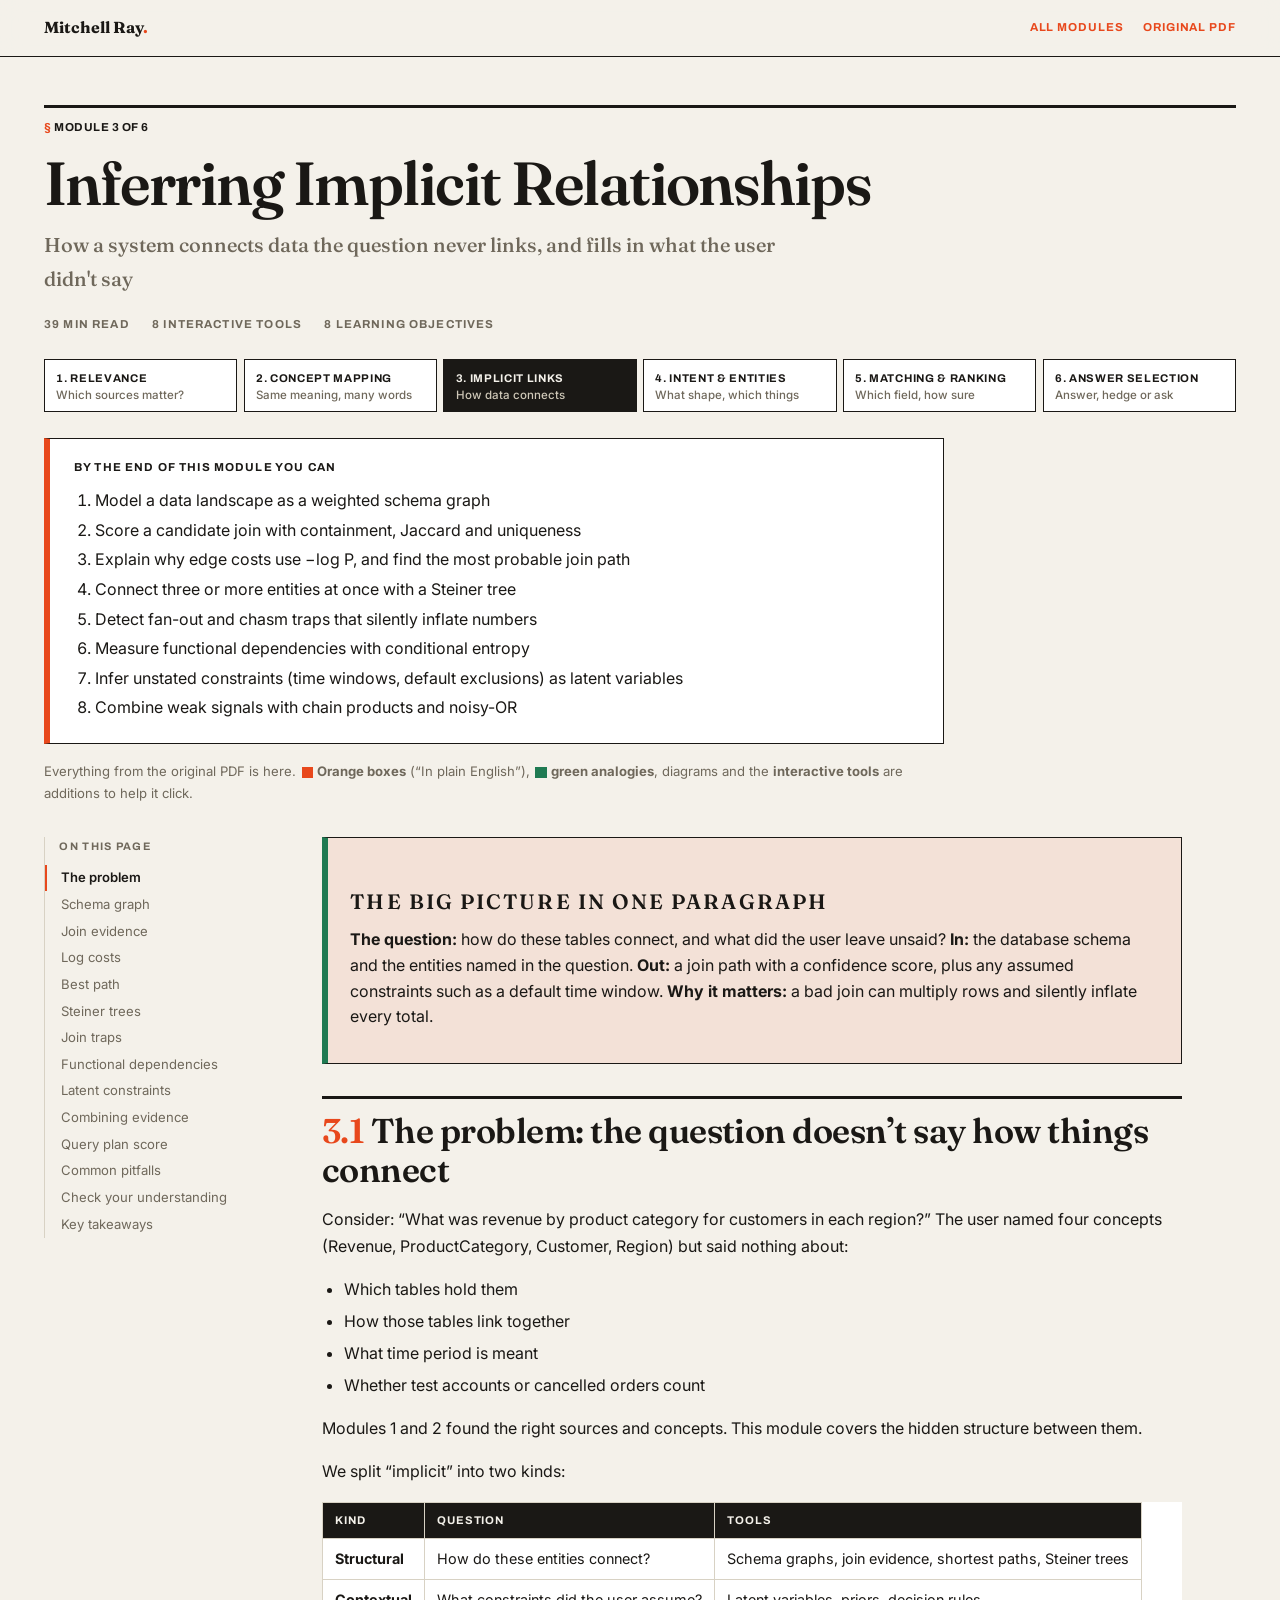
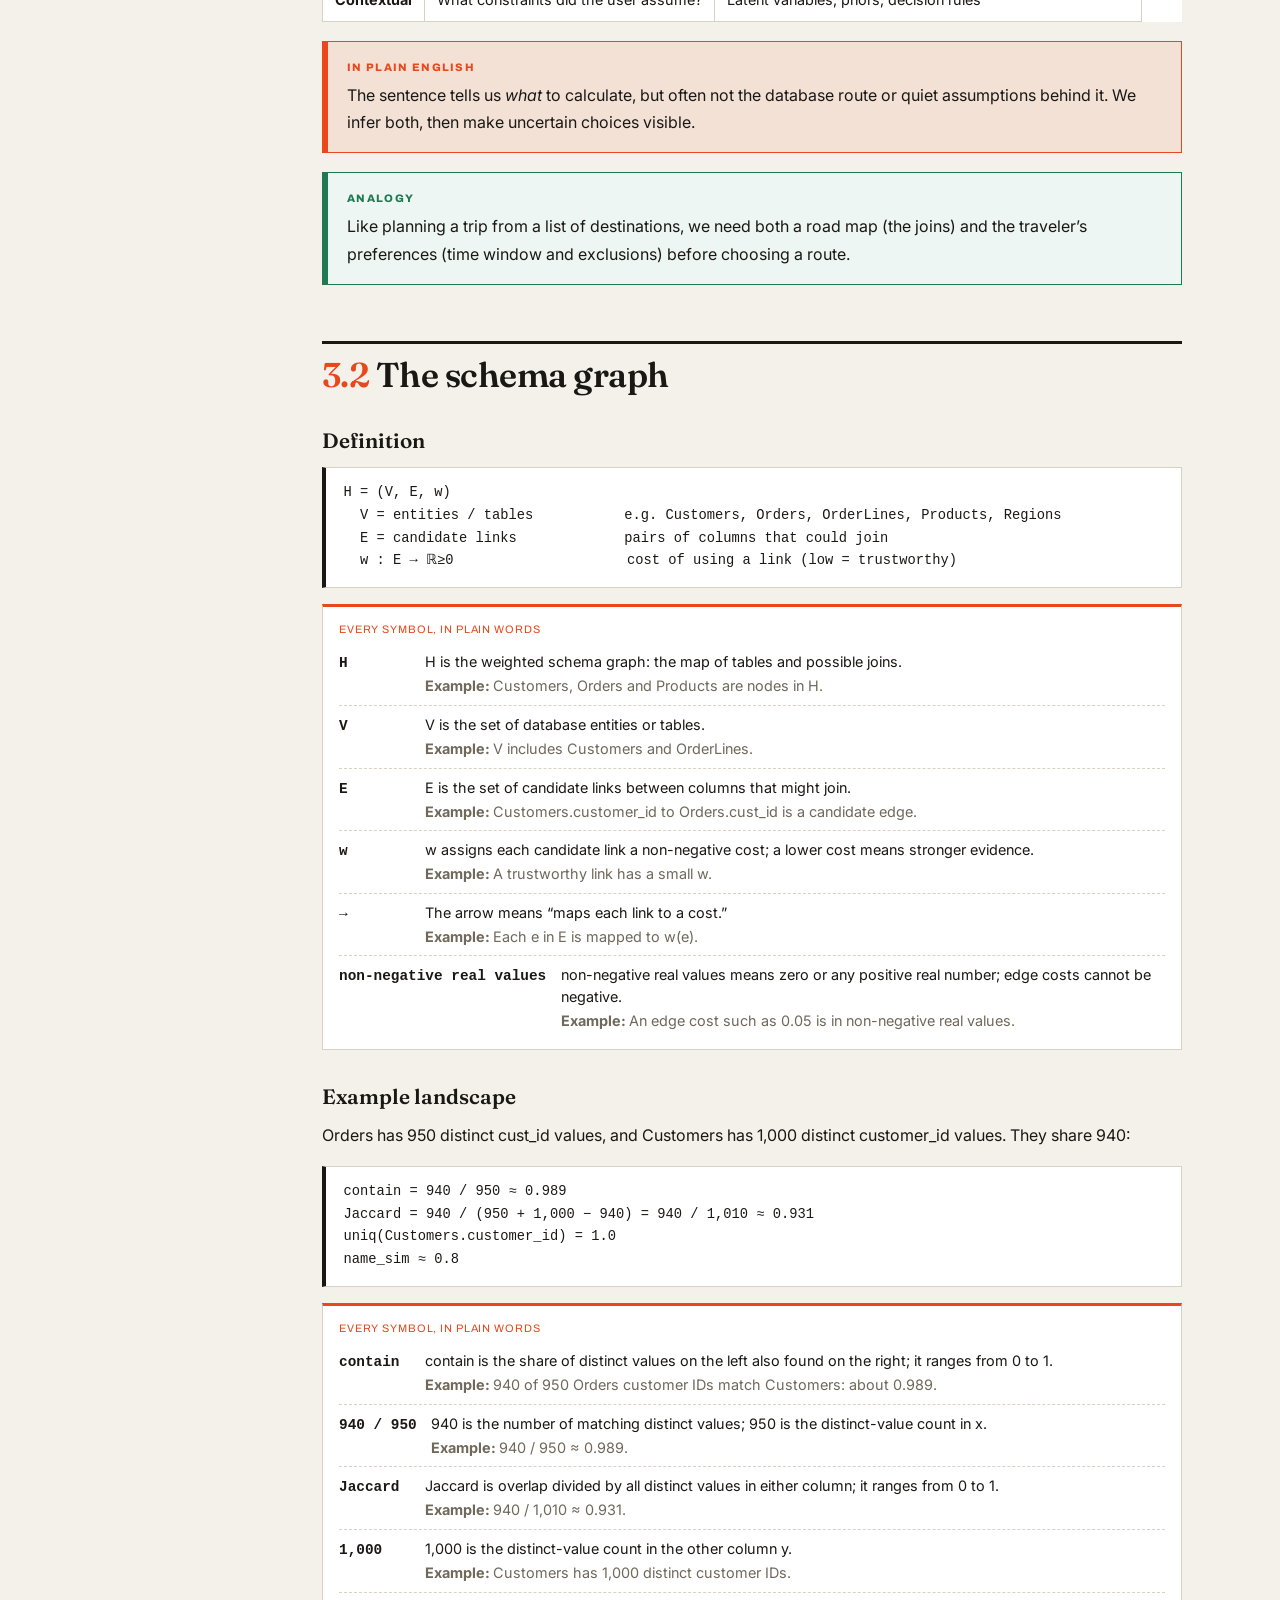
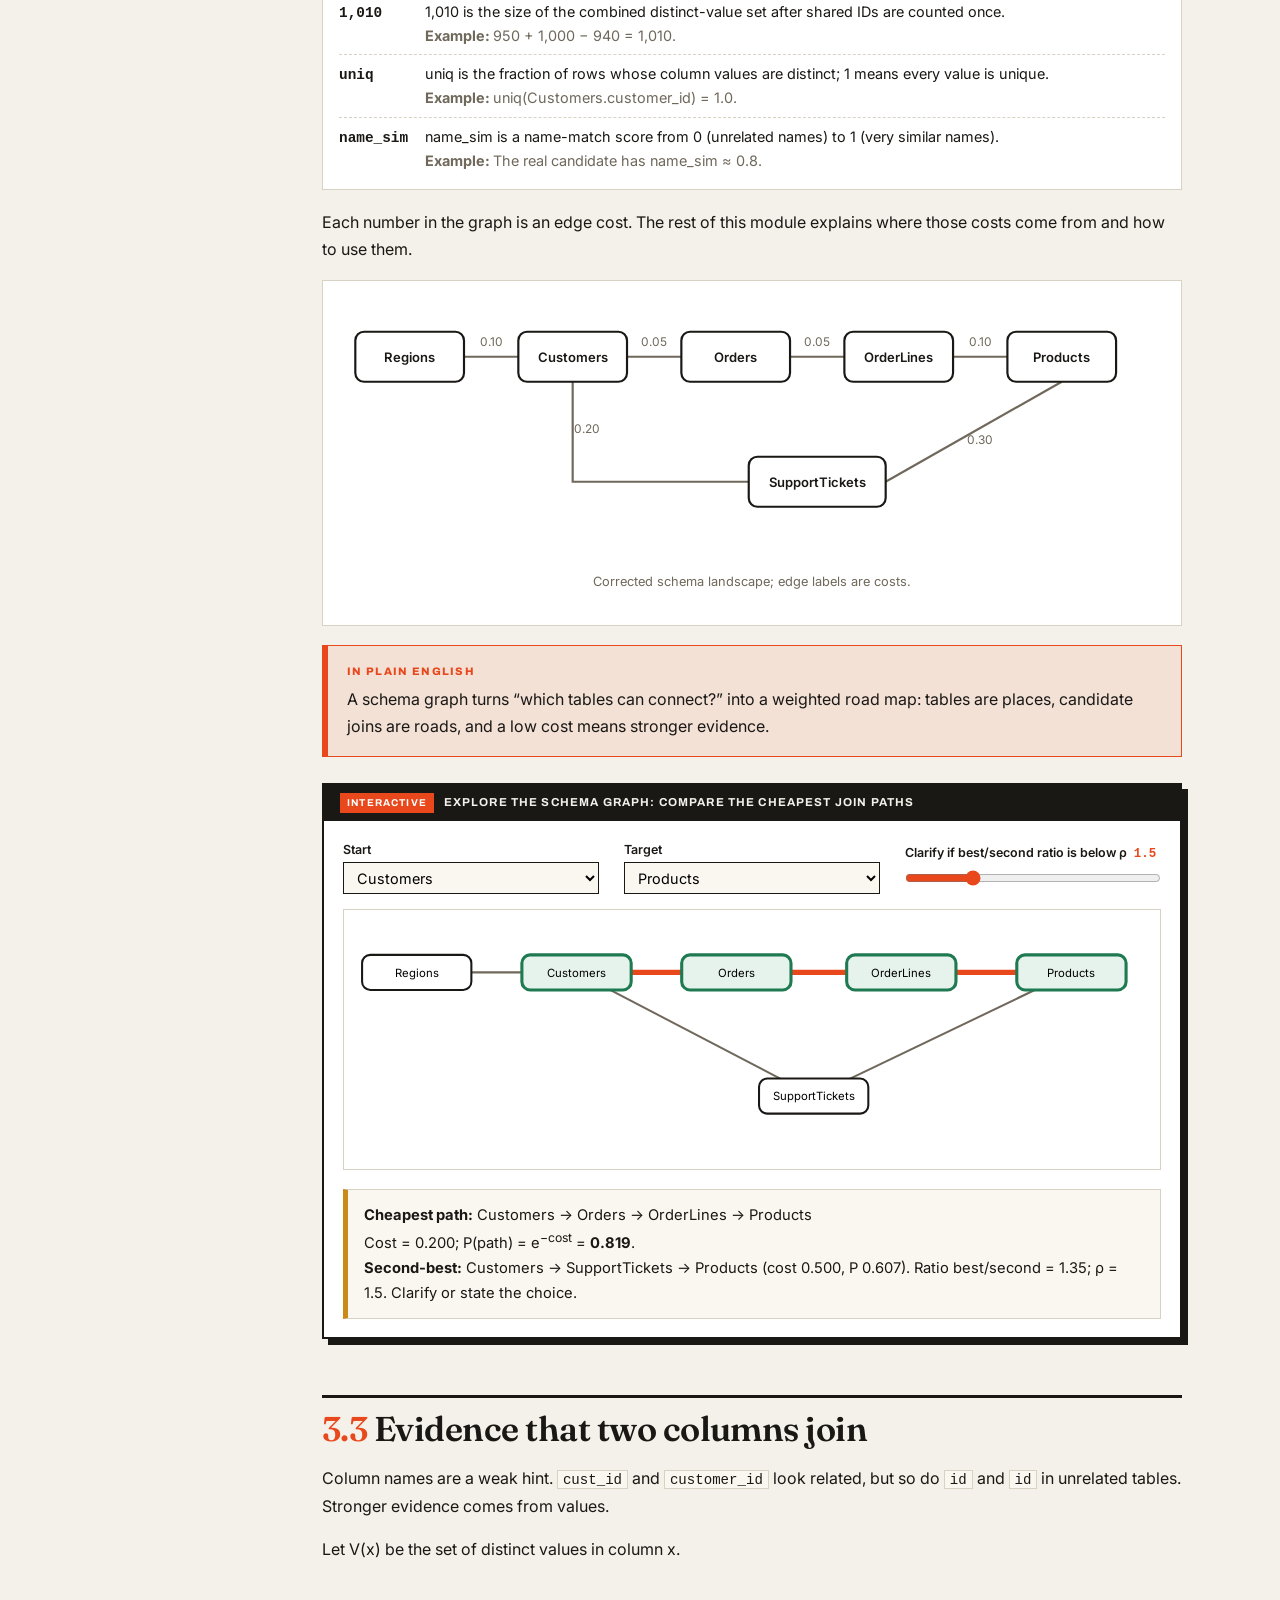
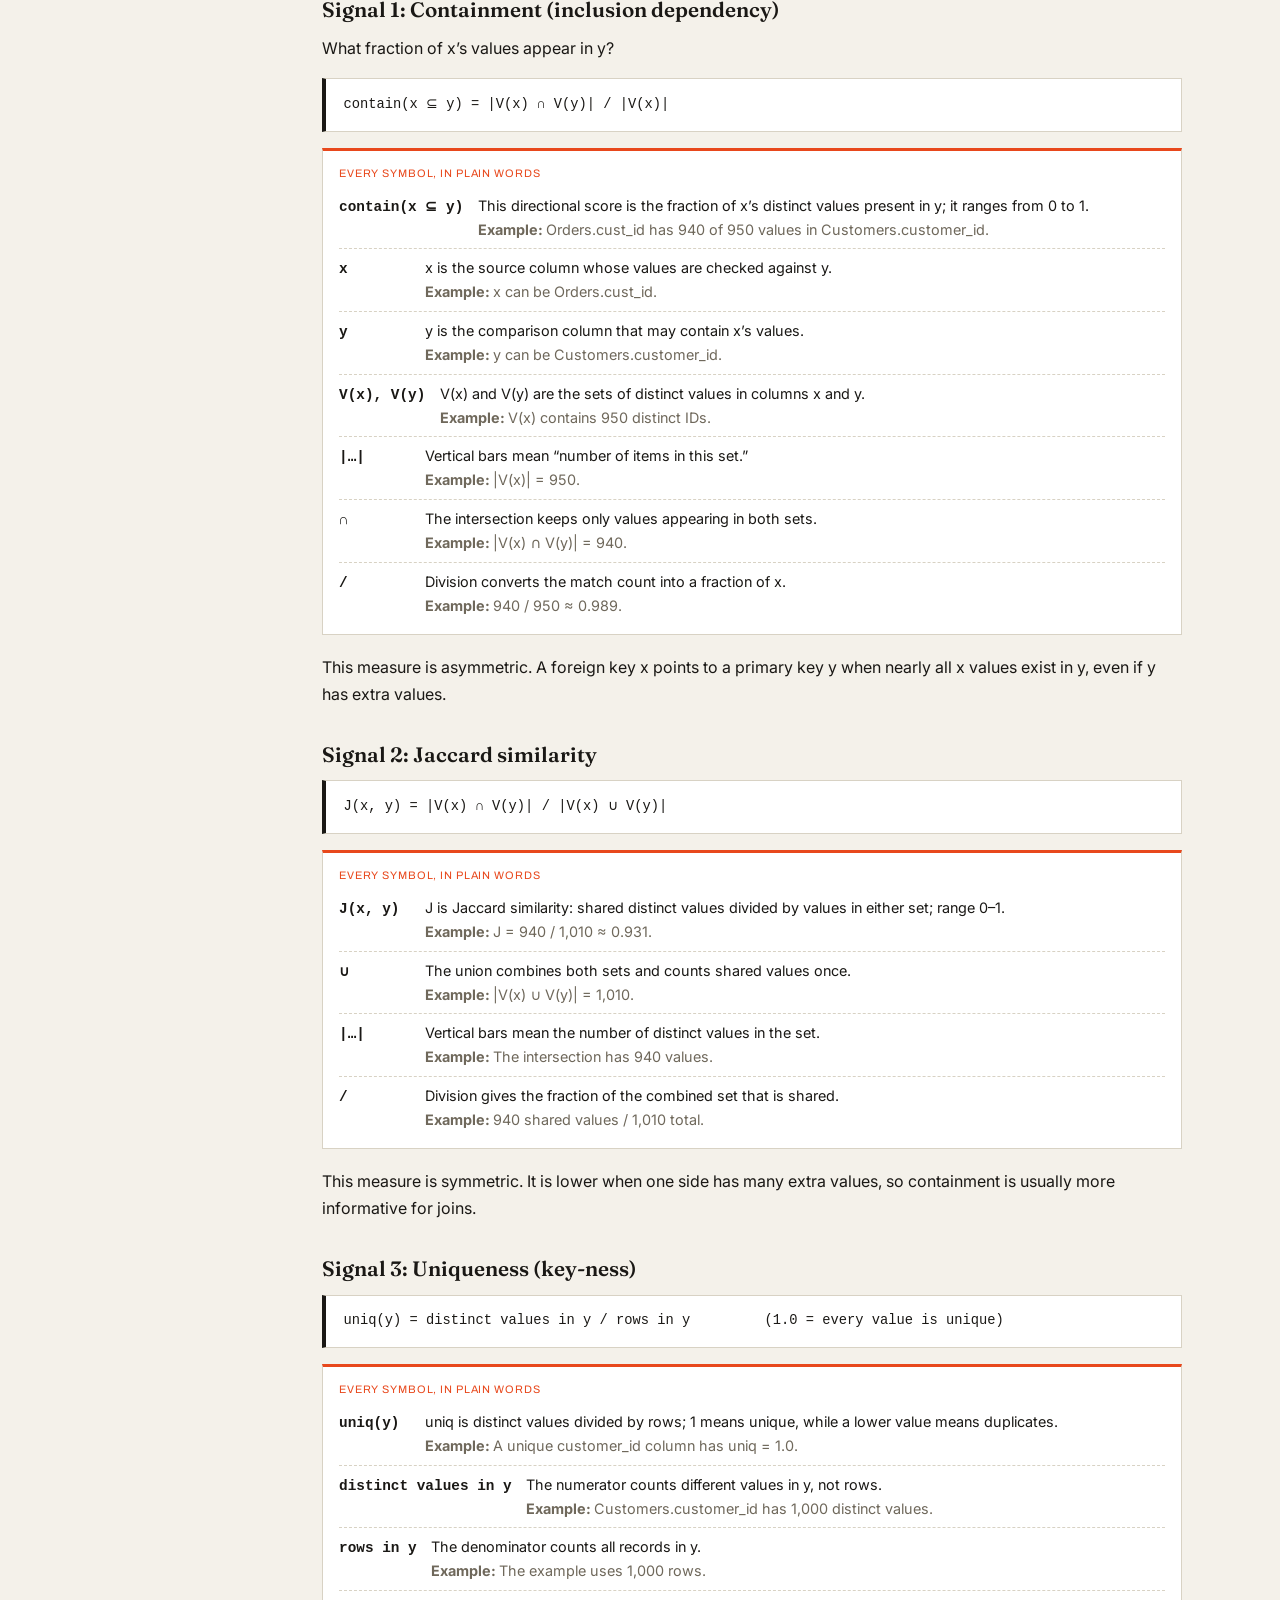
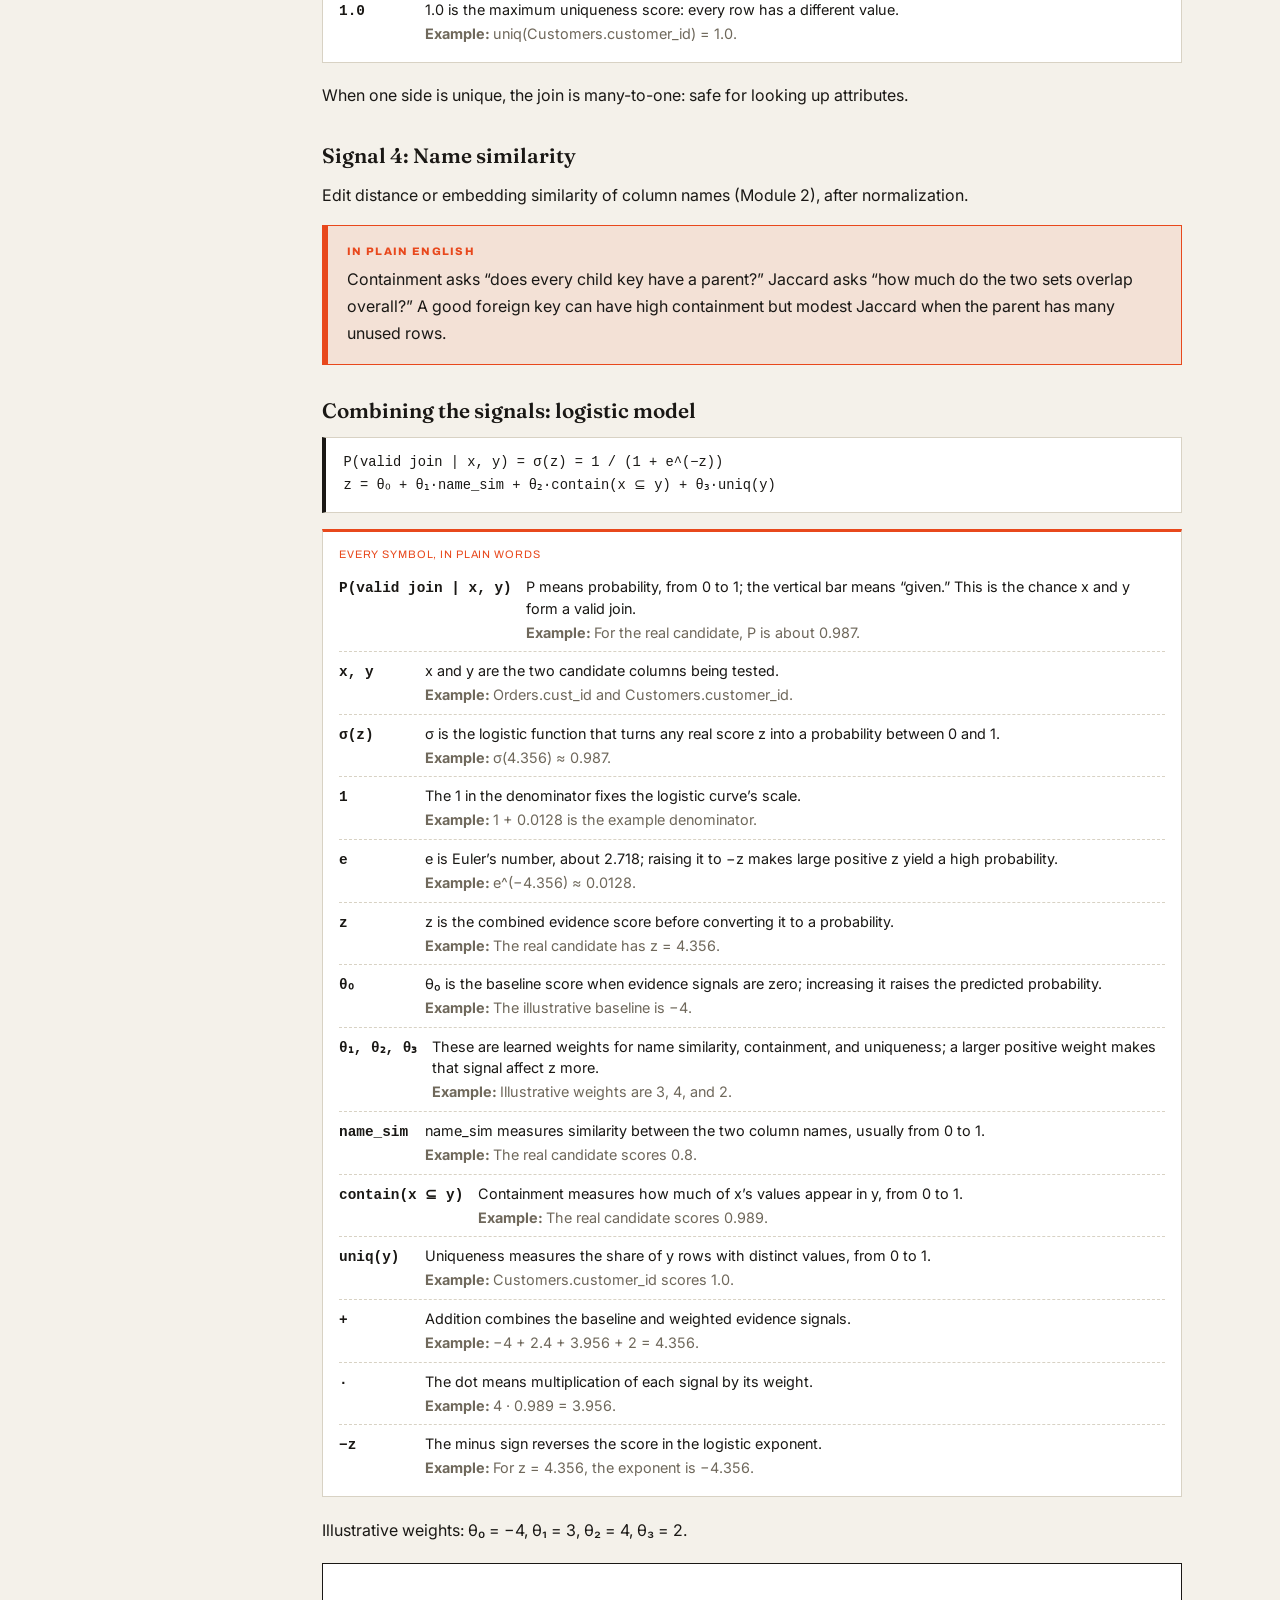
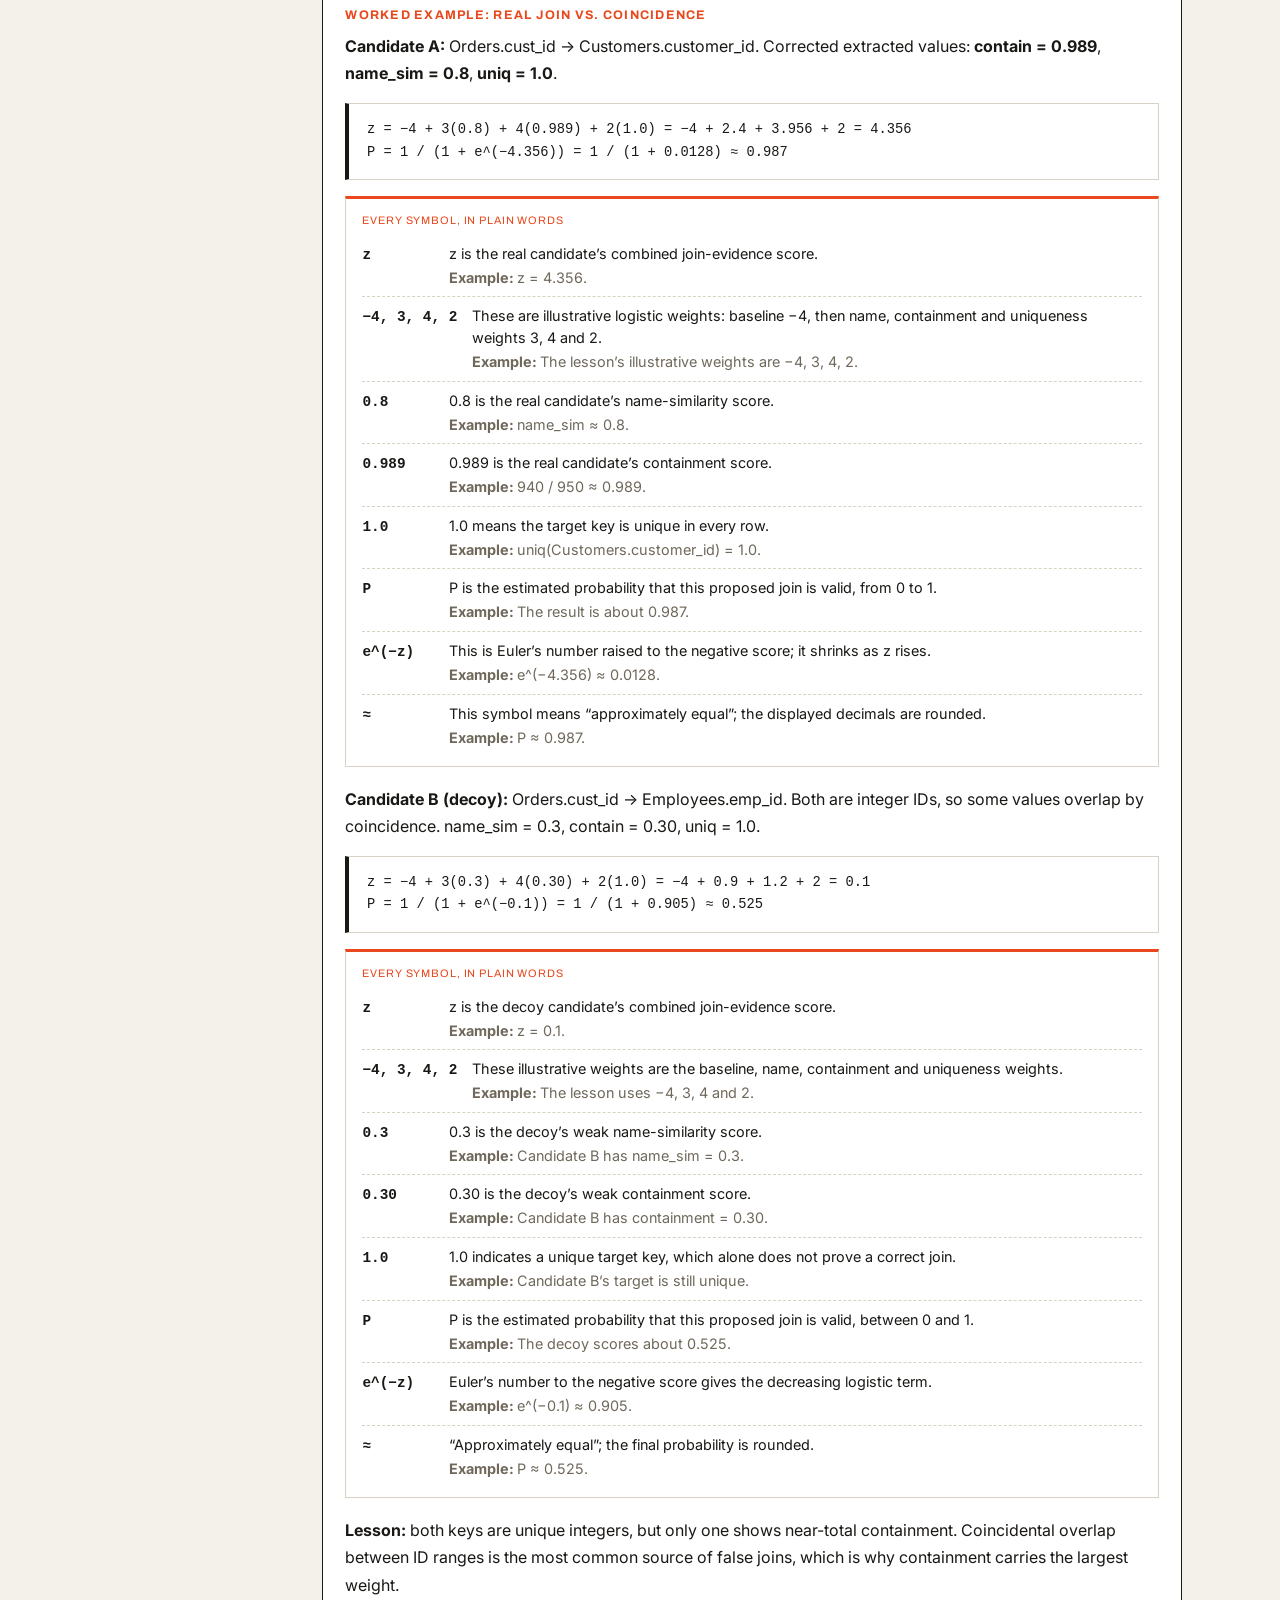
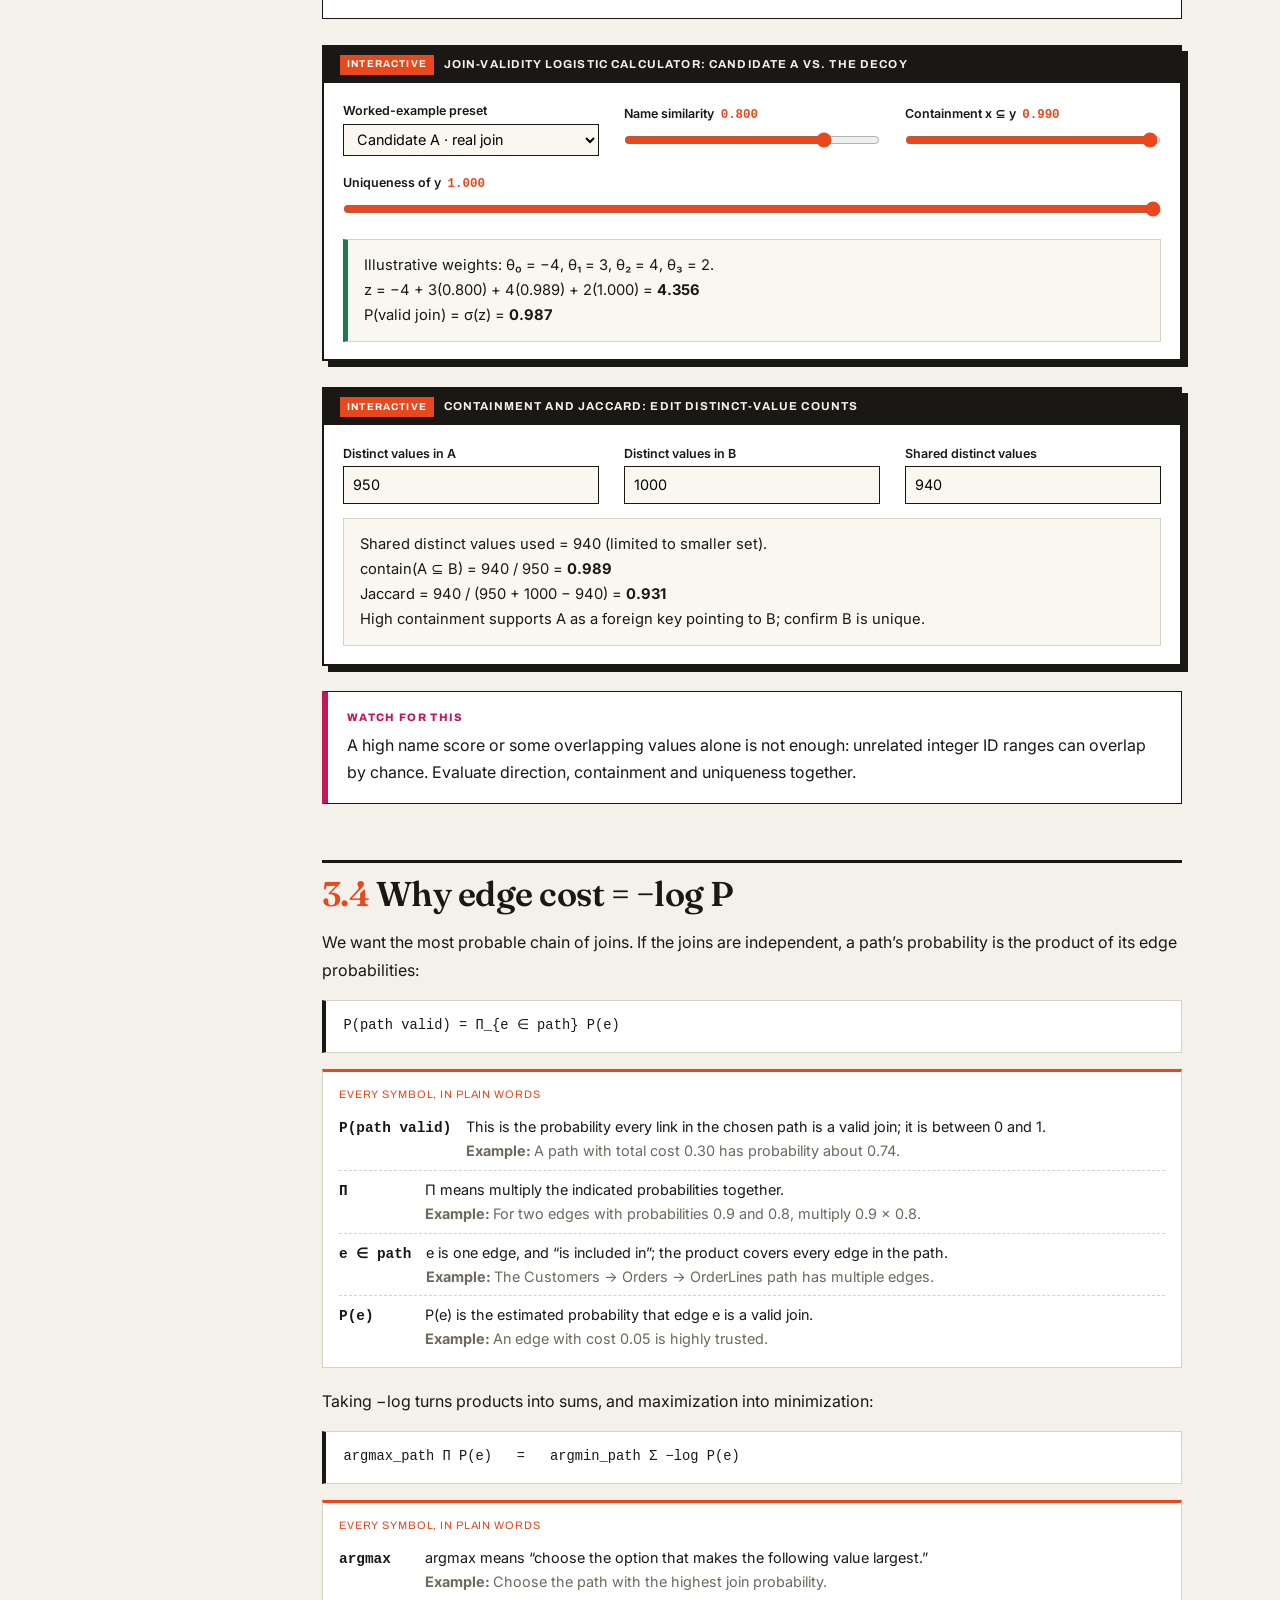
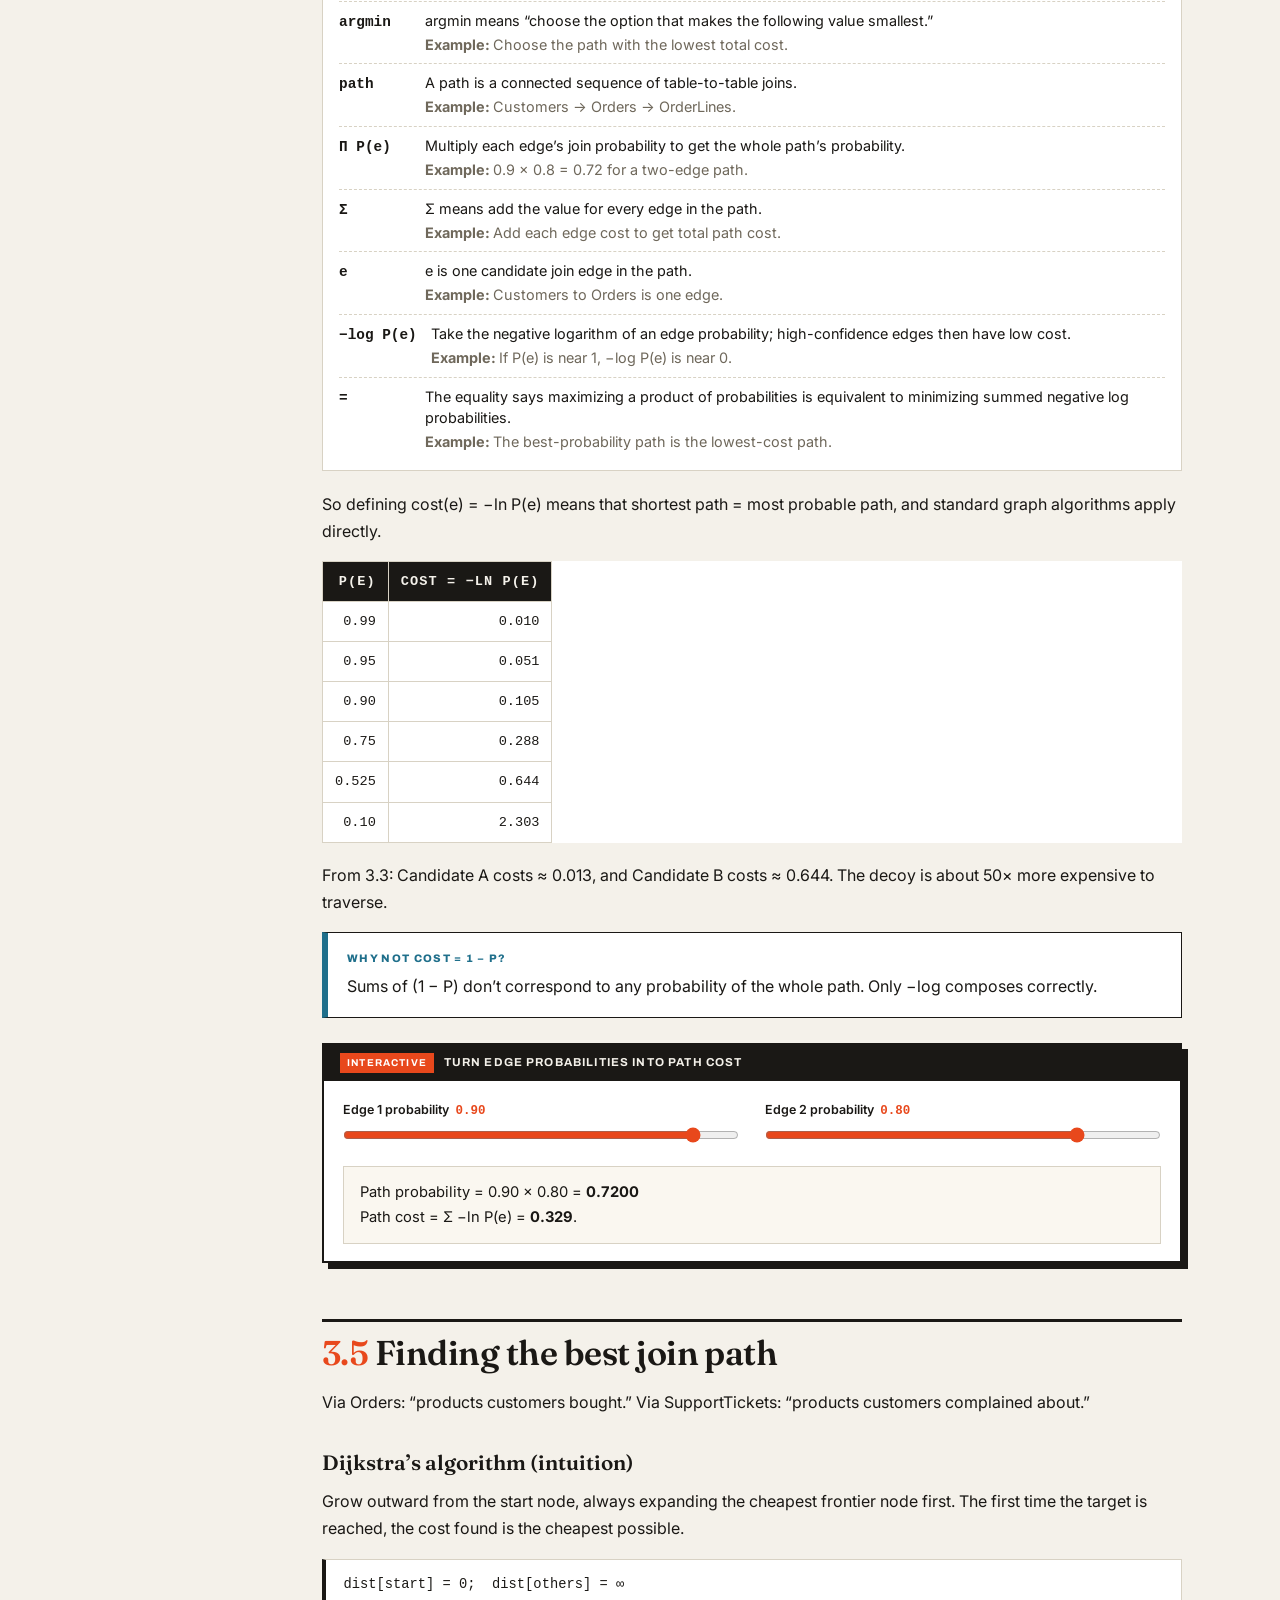
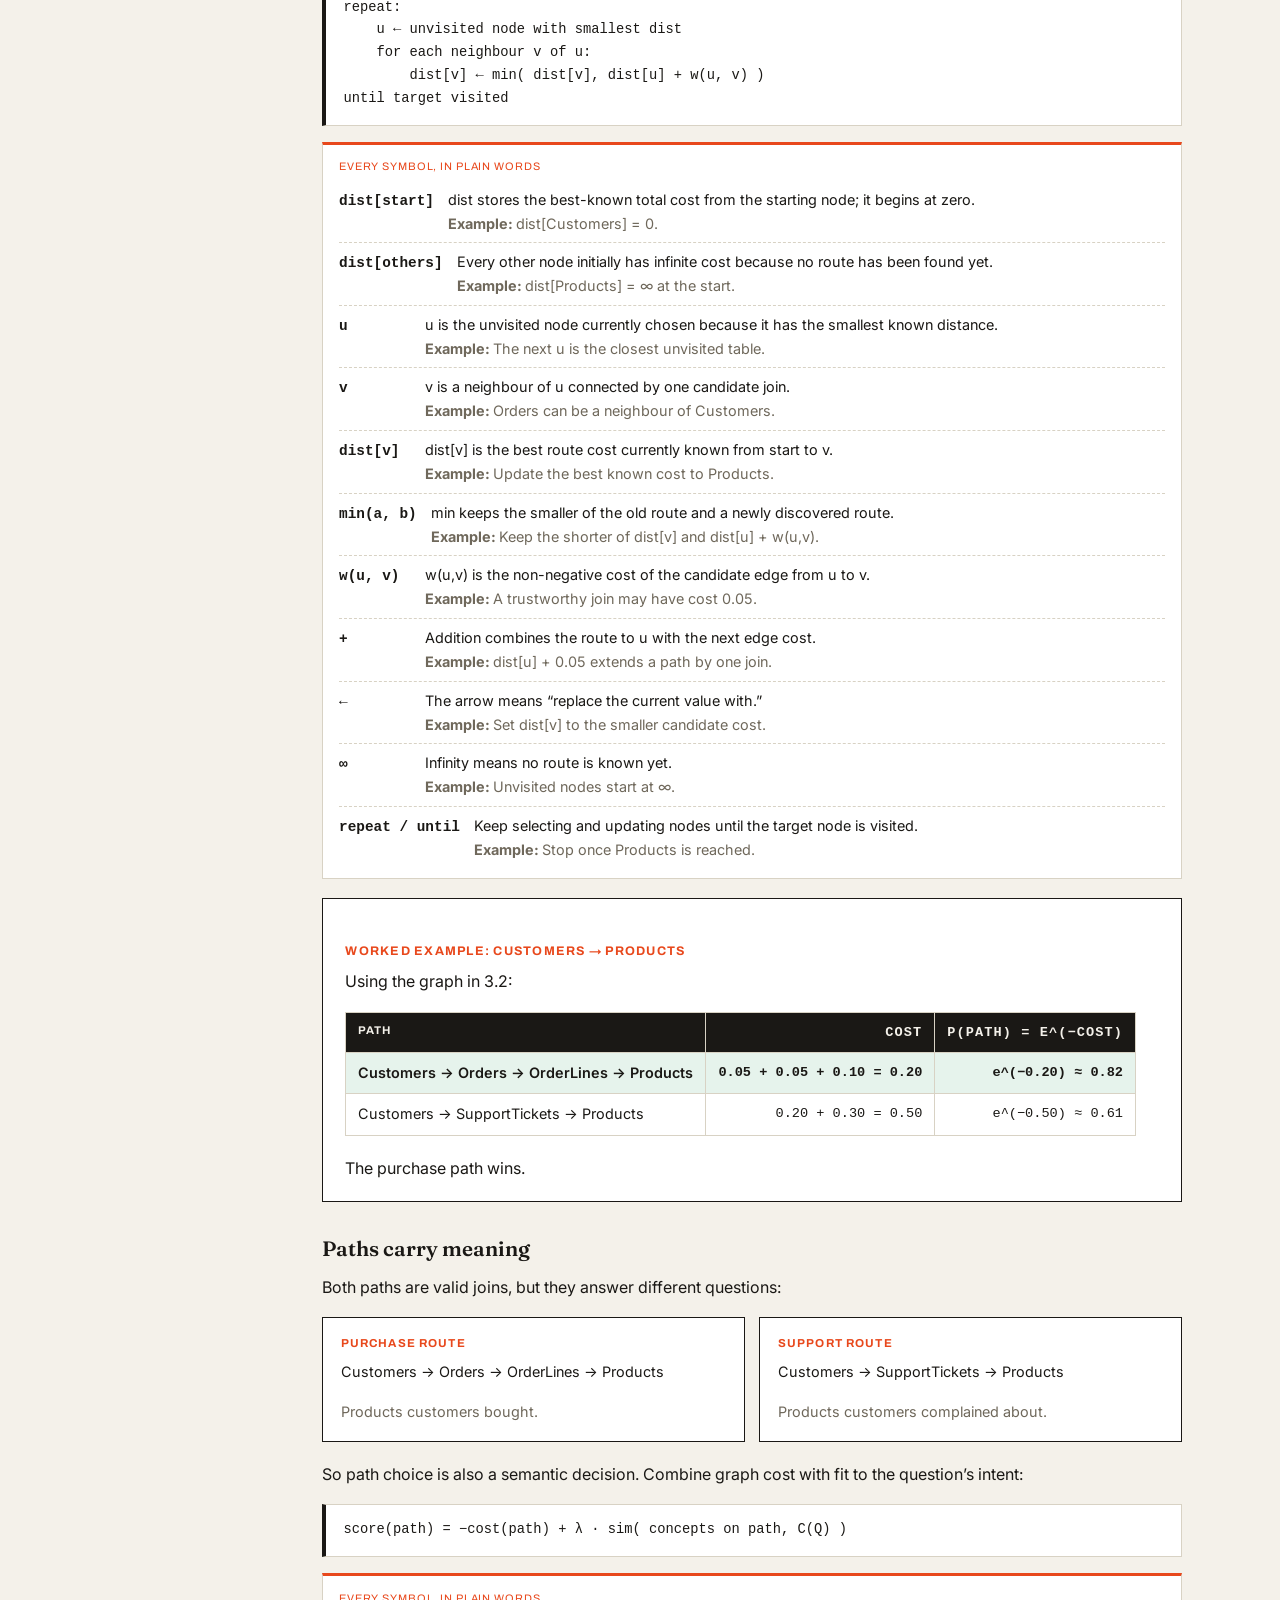
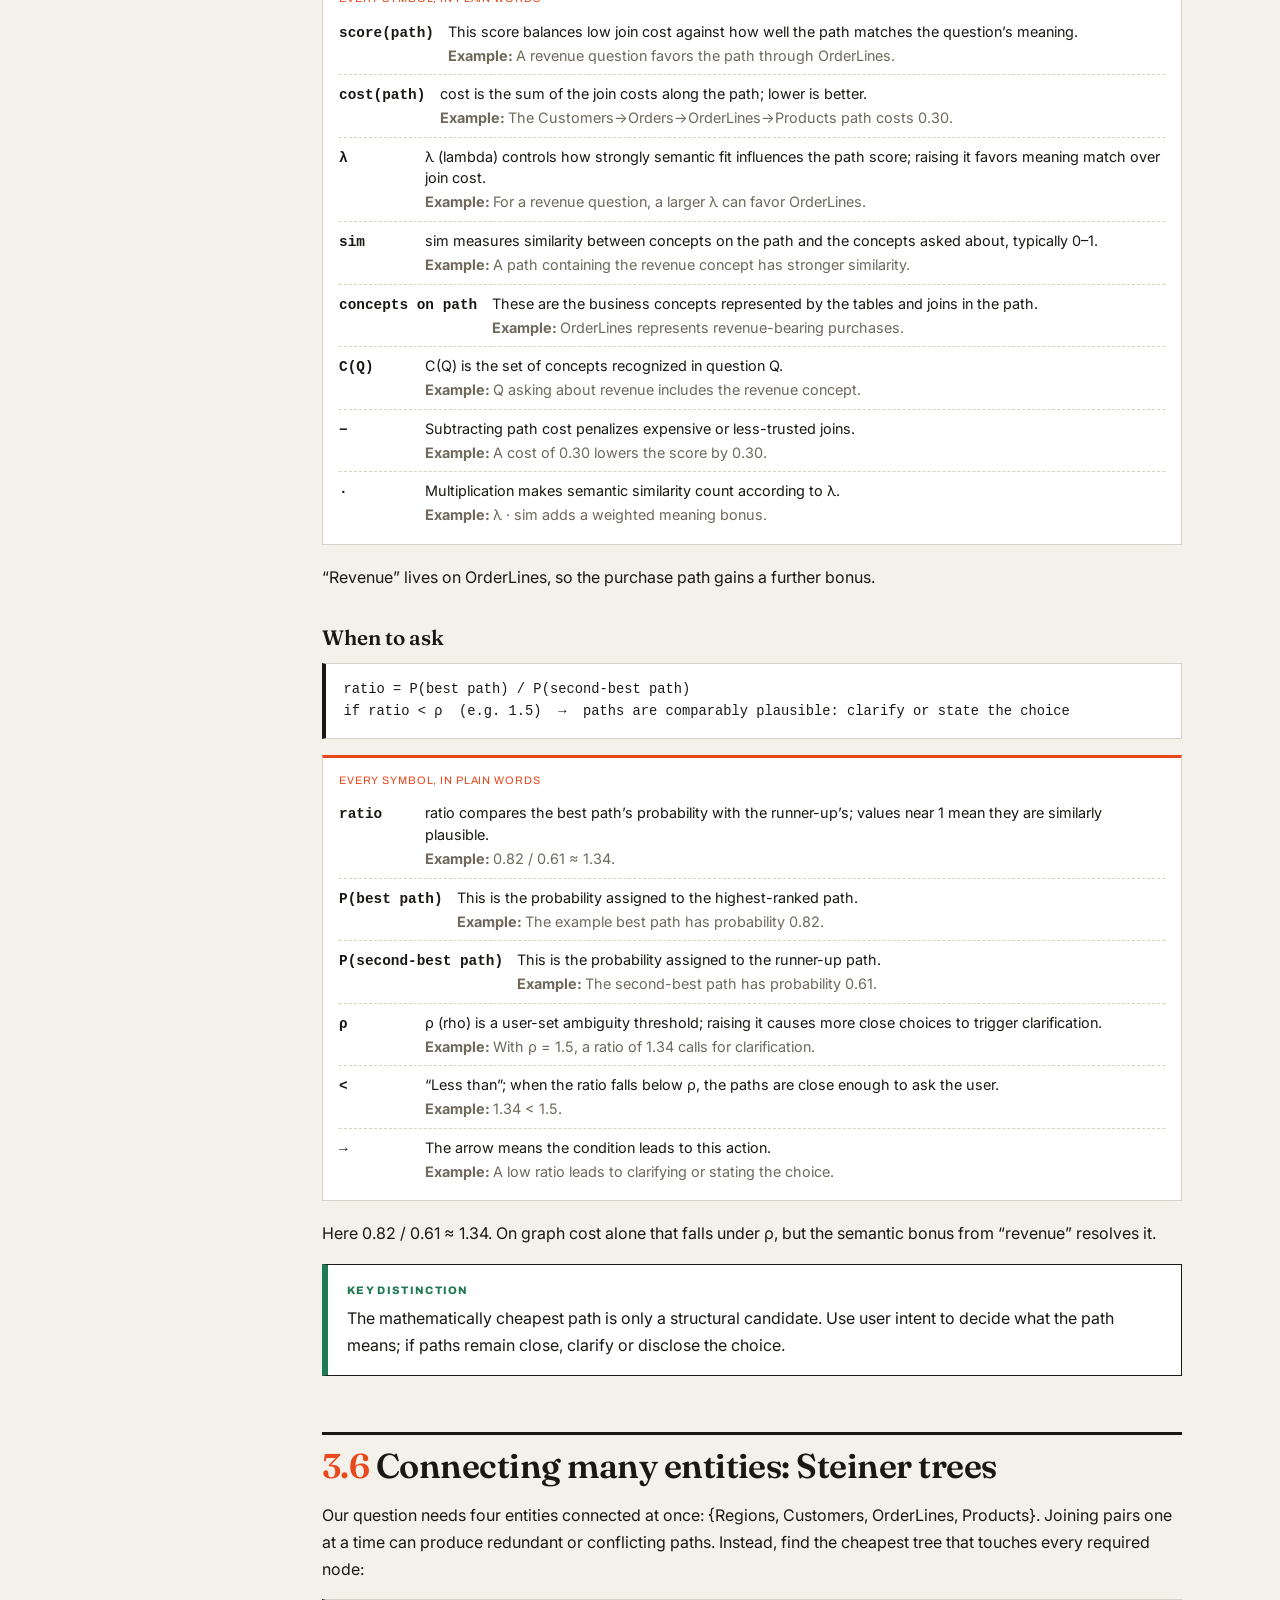
<file: training/m3.html>
<!DOCTYPE html>
<html lang="en"><head>
<meta charset="UTF-8"><meta name="viewport" content="width=device-width, initial-scale=1.0"><meta name="robots" content="noindex, nofollow">
<title>Module 3 | Training</title><link rel="stylesheet" href="lesson.css">
<style>#lesson .graph-label{font-size:12px;font-weight:600;fill:#1a1815}#lesson .edge-label{font-size:11px;fill:#6f685b}#lesson .graph-node{fill:#fff;stroke:#1a1815;stroke-width:2}#lesson .graph-edge{stroke:#6f685b;stroke-width:2}.widget .path-edge{stroke:#e8481c!important;stroke-width:5!important}.widget .path-node{fill:#e6f3ec!important;stroke:#1f7a52!important;stroke-width:3!important}.widget .diagram svg{min-width:500px}@media(max-width:560px){#lesson .formula{font-size:.76rem}.widget .diagram svg{min-width:480px}}</style>
</head><body data-module="3"><main id="lesson">
<section data-toc="The problem"><h2><span class="n">3.1</span>The problem: the question doesn’t say how things connect</h2>
<p>Consider: “What was revenue by product category for customers in each region?” The user named four concepts (Revenue, ProductCategory, Customer, Region) but said nothing about:</p>
<ul><li>Which tables hold them</li><li>How those tables link together</li><li>What time period is meant</li><li>Whether test accounts or cancelled orders count</li></ul>
<p>Modules 1 and 2 found the right sources and concepts. This module covers the hidden structure between them.</p><p>We split “implicit” into two kinds:</p>
<table><tr><th>Kind</th><th>Question</th><th>Tools</th></tr><tr><td><b>Structural</b></td><td>How do these entities connect?</td><td>Schema graphs, join evidence, shortest paths, Steiner trees</td></tr><tr><td><b>Contextual</b></td><td>What constraints did the user assume?</td><td>Latent variables, priors, decision rules</td></tr></table>
<div class="callout plain" data-tag="In plain English"><p>The sentence tells us <em>what</em> to calculate, but often not the database route or quiet assumptions behind it. We infer both, then make uncertain choices visible.</p></div>
<div class="callout analogy" data-tag="Analogy"><p>Like planning a trip from a list of destinations, we need both a road map (the joins) and the traveler’s preferences (time window and exclusions) before choosing a route.</p></div></section>
<section data-toc="Schema graph"><h2><span class="n">3.2</span>The schema graph</h2><h3>Definition</h3>
<div class="formula">H = (V, E, w)
  V = entities / tables           e.g. Customers, Orders, OrderLines, Products, Regions
  E = candidate links             pairs of columns that could join
  w : E → ℝ≥0                     cost of using a link (low = trustworthy)</div><dl class="vars"><div><dt>H</dt><dd>H is the weighted schema graph: the map of tables and possible joins. <span class="ex">Customers, Orders and Products are nodes in H.</span></dd></div><div><dt>V</dt><dd>V is the set of database entities or tables. <span class="ex">V includes Customers and OrderLines.</span></dd></div><div><dt>E</dt><dd>E is the set of candidate links between columns that might join. <span class="ex">Customers.customer_id to Orders.cust_id is a candidate edge.</span></dd></div><div><dt>w</dt><dd>w assigns each candidate link a non-negative cost; a lower cost means stronger evidence. <span class="ex">A trustworthy link has a small w.</span></dd></div><div><dt>&rarr;</dt><dd>The arrow means &ldquo;maps each link to a cost.&rdquo; <span class="ex">Each e in E is mapped to w(e).</span></dd></div><div><dt>non-negative real values</dt><dd>non-negative real values means zero or any positive real number; edge costs cannot be negative. <span class="ex">An edge cost such as 0.05 is in non-negative real values.</span></dd></div></dl>
<h3>Example landscape</h3><p>Orders has 950 distinct cust_id values, and Customers has 1,000 distinct customer_id values. They share 940:</p><div class="formula">contain = 940 / 950 ≈ 0.989
Jaccard = 940 / (950 + 1,000 − 940) = 940 / 1,010 ≈ 0.931
uniq(Customers.customer_id) = 1.0
name_sim ≈ 0.8</div><dl class="vars"><div><dt>contain</dt><dd>contain is the share of distinct values on the left also found on the right; it ranges from 0 to 1. <span class="ex">940 of 950 Orders customer IDs match Customers: about 0.989.</span></dd></div><div><dt>940 / 950</dt><dd>940 is the number of matching distinct values; 950 is the distinct-value count in x. <span class="ex">940 / 950 &approx; 0.989.</span></dd></div><div><dt>Jaccard</dt><dd>Jaccard is overlap divided by all distinct values in either column; it ranges from 0 to 1. <span class="ex">940 / 1,010 &approx; 0.931.</span></dd></div><div><dt>1,000</dt><dd>1,000 is the distinct-value count in the other column y. <span class="ex">Customers has 1,000 distinct customer IDs.</span></dd></div><div><dt>1,010</dt><dd>1,010 is the size of the combined distinct-value set after shared IDs are counted once. <span class="ex">950 + 1,000 &minus; 940 = 1,010.</span></dd></div><div><dt>uniq</dt><dd>uniq is the fraction of rows whose column values are distinct; 1 means every value is unique. <span class="ex">uniq(Customers.customer_id) = 1.0.</span></dd></div><div><dt>name_sim</dt><dd>name_sim is a name-match score from 0 (unrelated names) to 1 (very similar names). <span class="ex">The real candidate has name_sim &approx; 0.8.</span></dd></div></dl><p>Each number in the graph is an edge cost. The rest of this module explains where those costs come from and how to use them.</p>
<div class="diagram"><svg viewBox="0 0 760 245" role="img" aria-label="Schema graph: Regions–Customers–Orders–OrderLines–Products, with Customers–SupportTickets–Products">
<g class="graph-edge" fill="none"><path d="M115 55H165"/><path d="M265 55H315"/><path d="M415 55H465"/><path d="M565 55H615"/><path d="M215 78V170H377"/><path d="M503 170L665 78"/></g>
<g class="edge-label" text-anchor="middle"><text x="140" y="45">0.10</text><text x="290" y="45">0.05</text><text x="440" y="45">0.05</text><text x="590" y="45">0.10</text><text x="228" y="125">0.20</text><text x="590" y="135">0.30</text></g>
<g><rect class="graph-node" x="15" y="32" width="100" height="46" rx="8"/><rect class="graph-node" x="165" y="32" width="100" height="46" rx="8"/><rect class="graph-node" x="315" y="32" width="100" height="46" rx="8"/><rect class="graph-node" x="465" y="32" width="100" height="46" rx="8"/><rect class="graph-node" x="615" y="32" width="100" height="46" rx="8"/><rect class="graph-node" x="377" y="147" width="126" height="46" rx="8"/></g>
<g class="graph-label" text-anchor="middle"><text x="65" y="60">Regions</text><text x="215" y="60">Customers</text><text x="365" y="60">Orders</text><text x="515" y="60">OrderLines</text><text x="665" y="60">Products</text><text x="440" y="175">SupportTickets</text></g></svg><p class="caption">Corrected schema landscape; edge labels are costs.</p></div>
<div class="callout plain" data-tag="In plain English"><p>A schema graph turns “which tables can connect?” into a weighted road map: tables are places, candidate joins are roads, and a low cost means stronger evidence.</p></div><div class="widget" data-w="graph" data-title="Explore the schema graph: compare the cheapest join paths"></div></section><section data-toc="Join evidence"><h2><span class="n">3.3</span>Evidence that two columns join</h2>
<p>Column names are a weak hint. <code>cust_id</code> and <code>customer_id</code> look related, but so do <code>id</code> and <code>id</code> in unrelated tables. Stronger evidence comes from values.</p><p>Let V(x) be the set of distinct values in column x.</p>
<h3>Signal 1: Containment (inclusion dependency)</h3><p>What fraction of x’s values appear in y?</p><div class="formula">contain(x ⊆ y) = |V(x) ∩ V(y)| / |V(x)|</div><dl class="vars"><div><dt>contain(x &#8838; y)</dt><dd>This directional score is the fraction of x&rsquo;s distinct values present in y; it ranges from 0 to 1. <span class="ex">Orders.cust_id has 940 of 950 values in Customers.customer_id.</span></dd></div><div><dt>x</dt><dd>x is the source column whose values are checked against y. <span class="ex">x can be Orders.cust_id.</span></dd></div><div><dt>y</dt><dd>y is the comparison column that may contain x&rsquo;s values. <span class="ex">y can be Customers.customer_id.</span></dd></div><div><dt>V(x), V(y)</dt><dd>V(x) and V(y) are the sets of distinct values in columns x and y. <span class="ex">V(x) contains 950 distinct IDs.</span></dd></div><div><dt>|&hellip;|</dt><dd>Vertical bars mean &ldquo;number of items in this set.&rdquo; <span class="ex">|V(x)| = 950.</span></dd></div><div><dt>&cap;</dt><dd>The intersection keeps only values appearing in both sets. <span class="ex">|V(x) &cap; V(y)| = 940.</span></dd></div><div><dt>/</dt><dd>Division converts the match count into a fraction of x. <span class="ex">940 / 950 &approx; 0.989.</span></dd></div></dl><p>This measure is asymmetric. A foreign key x points to a primary key y when nearly all x values exist in y, even if y has extra values.</p>
<h3>Signal 2: Jaccard similarity</h3><div class="formula">J(x, y) = |V(x) ∩ V(y)| / |V(x) ∪ V(y)|</div><dl class="vars"><div><dt>J(x, y)</dt><dd>J is Jaccard similarity: shared distinct values divided by values in either set; range 0&ndash;1. <span class="ex">J = 940 / 1,010 &approx; 0.931.</span></dd></div><div><dt>&cup;</dt><dd>The union combines both sets and counts shared values once. <span class="ex">|V(x) &cup; V(y)| = 1,010.</span></dd></div><div><dt>|&hellip;|</dt><dd>Vertical bars mean the number of distinct values in the set. <span class="ex">The intersection has 940 values.</span></dd></div><div><dt>/</dt><dd>Division gives the fraction of the combined set that is shared. <span class="ex">940 shared values / 1,010 total.</span></dd></div></dl><p>This measure is symmetric. It is lower when one side has many extra values, so containment is usually more informative for joins.</p>
<h3>Signal 3: Uniqueness (key-ness)</h3><div class="formula">uniq(y) = distinct values in y / rows in y         (1.0 = every value is unique)</div><dl class="vars"><div><dt>uniq(y)</dt><dd>uniq is distinct values divided by rows; 1 means unique, while a lower value means duplicates. <span class="ex">A unique customer_id column has uniq = 1.0.</span></dd></div><div><dt>distinct values in y</dt><dd>The numerator counts different values in y, not rows. <span class="ex">Customers.customer_id has 1,000 distinct values.</span></dd></div><div><dt>rows in y</dt><dd>The denominator counts all records in y. <span class="ex">The example uses 1,000 rows.</span></dd></div><div><dt>1.0</dt><dd>1.0 is the maximum uniqueness score: every row has a different value. <span class="ex">uniq(Customers.customer_id) = 1.0.</span></dd></div></dl><p>When one side is unique, the join is many-to-one: safe for looking up attributes.</p>
<h3>Signal 4: Name similarity</h3><p>Edit distance or embedding similarity of column names (Module 2), after normalization.</p>
<div class="callout plain" data-tag="In plain English"><p>Containment asks “does every child key have a parent?” Jaccard asks “how much do the two sets overlap overall?” A good foreign key can have high containment but modest Jaccard when the parent has many unused rows.</p></div>
<h3>Combining the signals: logistic model</h3><div class="formula">P(valid join | x, y) = σ(z) = 1 / (1 + e^(−z))
z = θ₀ + θ₁·name_sim + θ₂·contain(x ⊆ y) + θ₃·uniq(y)</div><dl class="vars"><div><dt>P(valid join | x, y)</dt><dd>P means probability, from 0 to 1; the vertical bar means &ldquo;given.&rdquo; This is the chance x and y form a valid join. <span class="ex">For the real candidate, P is about 0.987.</span></dd></div><div><dt>x, y</dt><dd>x and y are the two candidate columns being tested. <span class="ex">Orders.cust_id and Customers.customer_id.</span></dd></div><div><dt>&sigma;(z)</dt><dd>&sigma; is the logistic function that turns any real score z into a probability between 0 and 1. <span class="ex">&sigma;(4.356) &approx; 0.987.</span></dd></div><div><dt>1</dt><dd>The 1 in the denominator fixes the logistic curve&rsquo;s scale. <span class="ex">1 + 0.0128 is the example denominator.</span></dd></div><div><dt>e</dt><dd>e is Euler&rsquo;s number, about 2.718; raising it to &minus;z makes large positive z yield a high probability. <span class="ex">e^(&minus;4.356) &approx; 0.0128.</span></dd></div><div><dt>z</dt><dd>z is the combined evidence score before converting it to a probability. <span class="ex">The real candidate has z = 4.356.</span></dd></div><div><dt>&theta;&#8320;</dt><dd>&theta;&#8320; is the baseline score when evidence signals are zero; increasing it raises the predicted probability. <span class="ex">The illustrative baseline is &minus;4.</span></dd></div><div><dt>&theta;&#8321;, &theta;&#8322;, &theta;&#8323;</dt><dd>These are learned weights for name similarity, containment, and uniqueness; a larger positive weight makes that signal affect z more. <span class="ex">Illustrative weights are 3, 4, and 2.</span></dd></div><div><dt>name_sim</dt><dd>name_sim measures similarity between the two column names, usually from 0 to 1. <span class="ex">The real candidate scores 0.8.</span></dd></div><div><dt>contain(x &#8838; y)</dt><dd>Containment measures how much of x&rsquo;s values appear in y, from 0 to 1. <span class="ex">The real candidate scores 0.989.</span></dd></div><div><dt>uniq(y)</dt><dd>Uniqueness measures the share of y rows with distinct values, from 0 to 1. <span class="ex">Customers.customer_id scores 1.0.</span></dd></div><div><dt>+</dt><dd>Addition combines the baseline and weighted evidence signals. <span class="ex">&minus;4 + 2.4 + 3.956 + 2 = 4.356.</span></dd></div><div><dt>&middot;</dt><dd>The dot means multiplication of each signal by its weight. <span class="ex">4 &middot; 0.989 = 3.956.</span></dd></div><div><dt>&minus;z</dt><dd>The minus sign reverses the score in the logistic exponent. <span class="ex">For z = 4.356, the exponent is &minus;4.356.</span></dd></div></dl><p>Illustrative weights: θ₀ = −4, θ₁ = 3, θ₂ = 4, θ₃ = 2.</p>
<div class="worked"><h4>Worked example: real join vs. coincidence</h4><p><b>Candidate A:</b> Orders.cust_id → Customers.customer_id. Corrected extracted values: <b>contain = 0.989</b>, <b>name_sim = 0.8</b>, <b>uniq = 1.0</b>.</p>
<div class="formula">z = −4 + 3(0.8) + 4(0.989) + 2(1.0) = −4 + 2.4 + 3.956 + 2 = 4.356
P = 1 / (1 + e^(−4.356)) = 1 / (1 + 0.0128) ≈ 0.987</div><dl class="vars"><div><dt>z</dt><dd>z is the real candidate&rsquo;s combined join-evidence score. <span class="ex">z = 4.356.</span></dd></div><div><dt>&minus;4, 3, 4, 2</dt><dd>These are illustrative logistic weights: baseline &minus;4, then name, containment and uniqueness weights 3, 4 and 2. <span class="ex">The lesson&rsquo;s illustrative weights are &minus;4, 3, 4, 2.</span></dd></div><div><dt>0.8</dt><dd>0.8 is the real candidate&rsquo;s name-similarity score. <span class="ex">name_sim &approx; 0.8.</span></dd></div><div><dt>0.989</dt><dd>0.989 is the real candidate&rsquo;s containment score. <span class="ex">940 / 950 &approx; 0.989.</span></dd></div><div><dt>1.0</dt><dd>1.0 means the target key is unique in every row. <span class="ex">uniq(Customers.customer_id) = 1.0.</span></dd></div><div><dt>P</dt><dd>P is the estimated probability that this proposed join is valid, from 0 to 1. <span class="ex">The result is about 0.987.</span></dd></div><div><dt>e^(&minus;z)</dt><dd>This is Euler&rsquo;s number raised to the negative score; it shrinks as z rises. <span class="ex">e^(&minus;4.356) &approx; 0.0128.</span></dd></div><div><dt>&approx;</dt><dd>This symbol means &ldquo;approximately equal&rdquo;; the displayed decimals are rounded. <span class="ex">P &approx; 0.987.</span></dd></div></dl>
<p><b>Candidate B (decoy):</b> Orders.cust_id → Employees.emp_id. Both are integer IDs, so some values overlap by coincidence. name_sim = 0.3, contain = 0.30, uniq = 1.0.</p><div class="formula">z = −4 + 3(0.3) + 4(0.30) + 2(1.0) = −4 + 0.9 + 1.2 + 2 = 0.1
P = 1 / (1 + e^(−0.1)) = 1 / (1 + 0.905) ≈ 0.525</div><dl class="vars"><div><dt>z</dt><dd>z is the decoy candidate&rsquo;s combined join-evidence score. <span class="ex">z = 0.1.</span></dd></div><div><dt>&minus;4, 3, 4, 2</dt><dd>These illustrative weights are the baseline, name, containment and uniqueness weights. <span class="ex">The lesson uses &minus;4, 3, 4 and 2.</span></dd></div><div><dt>0.3</dt><dd>0.3 is the decoy&rsquo;s weak name-similarity score. <span class="ex">Candidate B has name_sim = 0.3.</span></dd></div><div><dt>0.30</dt><dd>0.30 is the decoy&rsquo;s weak containment score. <span class="ex">Candidate B has containment = 0.30.</span></dd></div><div><dt>1.0</dt><dd>1.0 indicates a unique target key, which alone does not prove a correct join. <span class="ex">Candidate B&rsquo;s target is still unique.</span></dd></div><div><dt>P</dt><dd>P is the estimated probability that this proposed join is valid, between 0 and 1. <span class="ex">The decoy scores about 0.525.</span></dd></div><div><dt>e^(&minus;z)</dt><dd>Euler&rsquo;s number to the negative score gives the decreasing logistic term. <span class="ex">e^(&minus;0.1) &approx; 0.905.</span></dd></div><div><dt>&approx;</dt><dd>&ldquo;Approximately equal&rdquo;; the final probability is rounded. <span class="ex">P &approx; 0.525.</span></dd></div></dl>
<p><b>Lesson:</b> both keys are unique integers, but only one shows near-total containment. Coincidental overlap between ID ranges is the most common source of false joins, which is why containment carries the largest weight.</p></div>
<div class="widget" data-w="join" data-title="Join-validity logistic calculator: Candidate A vs. the decoy"></div><div class="widget" data-w="contain" data-title="Containment and Jaccard: edit distinct-value counts"></div>
<div class="callout warn" data-tag="Watch for this"><p>A high name score or some overlapping values alone is not enough: unrelated integer ID ranges can overlap by chance. Evaluate direction, containment and uniqueness together.</p></div></section>
<section data-toc="Log costs"><h2><span class="n">3.4</span>Why edge cost = −log P</h2>
<p>We want the most probable chain of joins. If the joins are independent, a path’s probability is the product of its edge probabilities:</p><div class="formula">P(path valid) = Π_{e ∈ path} P(e)</div><dl class="vars"><div><dt>P(path valid)</dt><dd>This is the probability every link in the chosen path is a valid join; it is between 0 and 1. <span class="ex">A path with total cost 0.30 has probability about 0.74.</span></dd></div><div><dt>&#928;</dt><dd>&#928; means multiply the indicated probabilities together. <span class="ex">For two edges with probabilities 0.9 and 0.8, multiply 0.9 &times; 0.8.</span></dd></div><div><dt>e &isin; path</dt><dd>e is one edge, and &ldquo;is included in&rdquo;; the product covers every edge in the path. <span class="ex">The Customers &rarr; Orders &rarr; OrderLines path has multiple edges.</span></dd></div><div><dt>P(e)</dt><dd>P(e) is the estimated probability that edge e is a valid join. <span class="ex">An edge with cost 0.05 is highly trusted.</span></dd></div></dl><p>Taking −log turns products into sums, and maximization into minimization:</p>
<div class="formula">argmax_path Π P(e)   =   argmin_path Σ −log P(e)</div><dl class="vars"><div><dt>argmax</dt><dd>argmax means &ldquo;choose the option that makes the following value largest.&rdquo; <span class="ex">Choose the path with the highest join probability.</span></dd></div><div><dt>argmin</dt><dd>argmin means &ldquo;choose the option that makes the following value smallest.&rdquo; <span class="ex">Choose the path with the lowest total cost.</span></dd></div><div><dt>path</dt><dd>A path is a connected sequence of table-to-table joins. <span class="ex">Customers &rarr; Orders &rarr; OrderLines.</span></dd></div><div><dt>&#928; P(e)</dt><dd>Multiply each edge&rsquo;s join probability to get the whole path&rsquo;s probability. <span class="ex">0.9 &times; 0.8 = 0.72 for a two-edge path.</span></dd></div><div><dt>&Sigma;</dt><dd>&Sigma; means add the value for every edge in the path. <span class="ex">Add each edge cost to get total path cost.</span></dd></div><div><dt>e</dt><dd>e is one candidate join edge in the path. <span class="ex">Customers to Orders is one edge.</span></dd></div><div><dt>&minus;log P(e)</dt><dd>Take the negative logarithm of an edge probability; high-confidence edges then have low cost. <span class="ex">If P(e) is near 1, &minus;log P(e) is near 0.</span></dd></div><div><dt>=</dt><dd>The equality says maximizing a product of probabilities is equivalent to minimizing summed negative log probabilities. <span class="ex">The best-probability path is the lowest-cost path.</span></dd></div></dl><p>So defining cost(e) = −ln P(e) means that shortest path = most probable path, and standard graph algorithms apply directly.</p>
<table><tr><th class="num">P(e)</th><th class="num">cost = −ln P(e)</th></tr><tr><td class="num">0.99</td><td class="num">0.010</td></tr><tr><td class="num">0.95</td><td class="num">0.051</td></tr><tr><td class="num">0.90</td><td class="num">0.105</td></tr><tr><td class="num">0.75</td><td class="num">0.288</td></tr><tr><td class="num">0.525</td><td class="num">0.644</td></tr><tr><td class="num">0.10</td><td class="num">2.303</td></tr></table>
<p>From 3.3: Candidate A costs ≈ 0.013, and Candidate B costs ≈ 0.644. The decoy is about 50× more expensive to traverse.</p><div class="callout note" data-tag="Why not cost = 1 − P?"><p>Sums of (1 − P) don’t correspond to any probability of the whole path. Only −log composes correctly.</p></div><div class="widget" data-w="logcost" data-title="Turn edge probabilities into path cost"></div></section>
<section data-toc="Best path"><h2><span class="n">3.5</span>Finding the best join path</h2>
<p>Via Orders: “products customers bought.” Via SupportTickets: “products customers complained about.”</p><h3>Dijkstra’s algorithm (intuition)</h3><p>Grow outward from the start node, always expanding the cheapest frontier node first. The first time the target is reached, the cost found is the cheapest possible.</p>
<div class="formula">dist[start] = 0;  dist[others] = ∞
repeat:
    u ← unvisited node with smallest dist
    for each neighbour v of u:
        dist[v] ← min( dist[v], dist[u] + w(u, v) )
until target visited</div><dl class="vars"><div><dt>dist[start]</dt><dd>dist stores the best-known total cost from the starting node; it begins at zero. <span class="ex">dist[Customers] = 0.</span></dd></div><div><dt>dist[others]</dt><dd>Every other node initially has infinite cost because no route has been found yet. <span class="ex">dist[Products] = &#8734; at the start.</span></dd></div><div><dt>u</dt><dd>u is the unvisited node currently chosen because it has the smallest known distance. <span class="ex">The next u is the closest unvisited table.</span></dd></div><div><dt>v</dt><dd>v is a neighbour of u connected by one candidate join. <span class="ex">Orders can be a neighbour of Customers.</span></dd></div><div><dt>dist[v]</dt><dd>dist[v] is the best route cost currently known from start to v. <span class="ex">Update the best known cost to Products.</span></dd></div><div><dt>min(a, b)</dt><dd>min keeps the smaller of the old route and a newly discovered route. <span class="ex">Keep the shorter of dist[v] and dist[u] + w(u,v).</span></dd></div><div><dt>w(u, v)</dt><dd>w(u,v) is the non-negative cost of the candidate edge from u to v. <span class="ex">A trustworthy join may have cost 0.05.</span></dd></div><div><dt>+</dt><dd>Addition combines the route to u with the next edge cost. <span class="ex">dist[u] + 0.05 extends a path by one join.</span></dd></div><div><dt>&#8592;</dt><dd>The arrow means &ldquo;replace the current value with.&rdquo; <span class="ex">Set dist[v] to the smaller candidate cost.</span></dd></div><div><dt>&#8734;</dt><dd>Infinity means no route is known yet. <span class="ex">Unvisited nodes start at &#8734;.</span></dd></div><div><dt>repeat / until</dt><dd>Keep selecting and updating nodes until the target node is visited. <span class="ex">Stop once Products is reached.</span></dd></div></dl>
<div class="worked"><h4>Worked example: Customers → Products</h4><p>Using the graph in 3.2:</p><table><tr><th>Path</th><th class="num">Cost</th><th class="num">P(path) = e^(−cost)</th></tr><tr class="win"><td>Customers → Orders → OrderLines → Products</td><td class="num">0.05 + 0.05 + 0.10 = 0.20</td><td class="num">e^(−0.20) ≈ 0.82</td></tr><tr><td>Customers → SupportTickets → Products</td><td class="num">0.20 + 0.30 = 0.50</td><td class="num">e^(−0.50) ≈ 0.61</td></tr></table><p>The purchase path wins.</p></div>
<h3>Paths carry meaning</h3><p>Both paths are valid joins, but they answer different questions:</p><div class="cards"><div class="card"><h5>Purchase route</h5><p>Customers → Orders → OrderLines → Products</p><p class="dim">Products customers bought.</p></div><div class="card"><h5>Support route</h5><p>Customers → SupportTickets → Products</p><p class="dim">Products customers complained about.</p></div></div>
<p>So path choice is also a semantic decision. Combine graph cost with fit to the question’s intent:</p><div class="formula">score(path) = −cost(path) + λ · sim( concepts on path, C(Q) )</div><dl class="vars"><div><dt>score(path)</dt><dd>This score balances low join cost against how well the path matches the question&rsquo;s meaning. <span class="ex">A revenue question favors the path through OrderLines.</span></dd></div><div><dt>cost(path)</dt><dd>cost is the sum of the join costs along the path; lower is better. <span class="ex">The Customers&rarr;Orders&rarr;OrderLines&rarr;Products path costs 0.30.</span></dd></div><div><dt>&lambda;</dt><dd>&lambda; (lambda) controls how strongly semantic fit influences the path score; raising it favors meaning match over join cost. <span class="ex">For a revenue question, a larger &lambda; can favor OrderLines.</span></dd></div><div><dt>sim</dt><dd>sim measures similarity between concepts on the path and the concepts asked about, typically 0&ndash;1. <span class="ex">A path containing the revenue concept has stronger similarity.</span></dd></div><div><dt>concepts on path</dt><dd>These are the business concepts represented by the tables and joins in the path. <span class="ex">OrderLines represents revenue-bearing purchases.</span></dd></div><div><dt>C(Q)</dt><dd>C(Q) is the set of concepts recognized in question Q. <span class="ex">Q asking about revenue includes the revenue concept.</span></dd></div><div><dt>&minus;</dt><dd>Subtracting path cost penalizes expensive or less-trusted joins. <span class="ex">A cost of 0.30 lowers the score by 0.30.</span></dd></div><div><dt>&middot;</dt><dd>Multiplication makes semantic similarity count according to &lambda;. <span class="ex">&lambda; &middot; sim adds a weighted meaning bonus.</span></dd></div></dl><p>“Revenue” lives on OrderLines, so the purchase path gains a further bonus.</p>
<h3>When to ask</h3><div class="formula">ratio = P(best path) / P(second-best path)
if ratio &lt; ρ  (e.g. 1.5)  →  paths are comparably plausible: clarify or state the choice</div><dl class="vars"><div><dt>ratio</dt><dd>ratio compares the best path&rsquo;s probability with the runner-up&rsquo;s; values near 1 mean they are similarly plausible. <span class="ex">0.82 / 0.61 &approx; 1.34.</span></dd></div><div><dt>P(best path)</dt><dd>This is the probability assigned to the highest-ranked path. <span class="ex">The example best path has probability 0.82.</span></dd></div><div><dt>P(second-best path)</dt><dd>This is the probability assigned to the runner-up path. <span class="ex">The second-best path has probability 0.61.</span></dd></div><div><dt>&#961;</dt><dd>&#961; (rho) is a user-set ambiguity threshold; raising it causes more close choices to trigger clarification. <span class="ex">With &#961; = 1.5, a ratio of 1.34 calls for clarification.</span></dd></div><div><dt>&lt;</dt><dd>&ldquo;Less than&rdquo;; when the ratio falls below &#961;, the paths are close enough to ask the user. <span class="ex">1.34 &lt; 1.5.</span></dd></div><div><dt>&rarr;</dt><dd>The arrow means the condition leads to this action. <span class="ex">A low ratio leads to clarifying or stating the choice.</span></dd></div></dl><p>Here 0.82 / 0.61 ≈ 1.34. On graph cost alone that falls under ρ, but the semantic bonus from “revenue” resolves it.</p>
<div class="callout key" data-tag="Key distinction"><p>The mathematically cheapest path is only a structural candidate. Use user intent to decide what the path means; if paths remain close, clarify or disclose the choice.</p></div></section><section data-toc="Steiner trees"><h2><span class="n">3.6</span>Connecting many entities: Steiner trees</h2>
<p>Our question needs four entities connected at once: {Regions, Customers, OrderLines, Products}. Joining pairs one at a time can produce redundant or conflicting paths. Instead, find the cheapest tree that touches every required node:</p>
<div class="formula">T* = argmin_{T ⊆ H, T connects all terminals}  Σ_{e ∈ T} w(e)</div><dl class="vars"><div><dt>T*</dt><dd>T* is the selected minimum-cost tree connecting all required entities; * marks the chosen solution. <span class="ex">The tree can connect Regions, Products and SupportTickets.</span></dd></div><div><dt>argmin</dt><dd>Choose the candidate tree with the smallest total cost. <span class="ex">Select the cheapest tree that connects all terminals.</span></dd></div><div><dt>T &#8838; H</dt><dd>T is a subset of graph H: the chosen edges and nodes come from the schema graph. <span class="ex">T uses links already present in H.</span></dd></div><div><dt>terminals</dt><dd>Terminals are the required tables that the question needs connected. <span class="ex">Regions, Products and SupportTickets can be required terminals.</span></dd></div><div><dt>&Sigma;</dt><dd>Add the cost of every edge included in T. <span class="ex">Sum all selected join costs.</span></dd></div><div><dt>e &isin; T</dt><dd>e is an edge included in the chosen tree. <span class="ex">Customers&rarr;Orders is one selected edge.</span></dd></div><div><dt>w(e)</dt><dd>w(e) is the cost of using edge e; lower means more trustworthy. <span class="ex">An edge can have cost 0.05.</span></dd></div><div><dt>connects all terminals</dt><dd>The chosen tree must provide a connected route among every required table. <span class="ex">All three requested entities must be reachable.</span></dd></div></dl><p>The exact Steiner tree problem is NP-hard.</p>
<p><b>Approximation:</b> compute shortest paths between every pair of terminals, build a minimum spanning tree over those distances, then expand it back into real edges. This is guaranteed to be within 2× the optimum, and usually much closer.</p>
<p>This is the Steiner tree problem. The tree may include extra “connector” nodes, such as Orders here, which the user never mentioned.</p>
<div class="worked"><h4>Solution for the example</h4><p>Regions ─0.10─ Customers ─0.05─ Orders ─0.05─ OrderLines ─0.10─ Products</p><div class="formula">Total cost = 0.30     ⇒  P(all joins valid) ≈ e^(−0.30) ≈ 0.74</div><dl class="vars"><div><dt>Total cost</dt><dd>Total cost is the sum of selected join costs; it is non-negative. <span class="ex">The example tree costs 0.30.</span></dd></div><div><dt>P(all joins valid)</dt><dd>This is the chance all joins in the chosen plan are correct, estimated from their costs. <span class="ex">For total cost 0.30, the estimate is about 0.74.</span></dd></div><div><dt>e^(&minus;0.30)</dt><dd>Convert the negative total cost back to a probability using Euler&rsquo;s number. <span class="ex">e^(&minus;0.30) &approx; 0.74.</span></dd></div><div><dt>&approx;</dt><dd>&ldquo;Approximately equal&rdquo;; the probability is rounded. <span class="ex">0.74 is an approximate value.</span></dd></div></dl><p>Orders is a Steiner node: it is required for connectivity, even though the question never names it.</p></div>
<h3>Complexity</h3><p>The exact optimization is NP-hard; the shortest-path/MST expansion is a practical approximation with a 2× guarantee.</p><div class="callout analogy" data-tag="Analogy"><p>Think of connecting several homes to a road network: the cheapest solution may share a road and pass through a junction no homeowner named.</p></div></section>
<section data-toc="Join traps"><h2><span class="n">3.7</span>Join traps: when correct joins give wrong numbers</h2><p>A join can be valid and still inflate results. This is one of the most common silent errors in business analytics.</p><h3>Fan-out</h3><p>Let order o have amount aₒ and match mₒ rows in a joined table.</p><div class="formula">SUM over joined rows = Σₒ aₒ · mₒ
correct total        = Σₒ aₒ</div><dl class="vars"><div><dt>&Sigma;&#8338;</dt><dd>Sum once over each original order o, before row-multiplying joins. <span class="ex">There are three original orders.</span></dd></div><div><dt>a&#8338;</dt><dd>a&#8338; is the measure value belonging to original order o, such as its amount. <span class="ex">An order amount can be $100.</span></dd></div><div><dt>m&#8338;</dt><dd>m&#8338; is how many joined rows repeat order o after the join. <span class="ex">If an order matches 3 shipment rows, m&#8338; = 3.</span></dd></div><div><dt>SUM over joined rows</dt><dd>A naive sum adds the repeated measure once for every joined copy. <span class="ex">$100 repeated 3 times becomes an incorrect $300.</span></dd></div><div><dt>correct total</dt><dd>The correct total adds each original order amount once. <span class="ex">Three orders are summed once each.</span></dd></div><div><dt>&middot;</dt><dd>Multiplication shows the amount is repeated m&#8338; times. <span class="ex">$100 &times; 3 rows = $300.</span></dd></div><div><dt>m&#8338; = 1</dt><dd>This condition means each order appears exactly once in joined rows. <span class="ex">Only then is the naive joined SUM safe.</span></dd></div></dl><p>This is correct only if every mₒ = 1.</p><p><b>Example:</b> order #1 is worth $100 and has 3 shipment rows. After the join, the sum reports $300.</p>
<div class="widget" data-w="fanout" data-title="Fan-out and chasm-trap demo: compare wrong and correct totals"></div>
<h3>Chasm trap</h3><p>Here one parent has two independent one-to-many children.</p><p>A customer has 3 orders and 2 support tickets. Joining both onto the customer produces 3 × 2 = 6 rows:</p><div class="formula">COUNT(orders) after join = 6   (true value: 3)
COUNT(tickets) after join = 6  (true value: 2)
In general, a parent with k₁ and k₂ children produces k₁ · k₂ rows.</div><dl class="vars"><div><dt>COUNT(orders)</dt><dd>COUNT counts order rows remaining after the join; duplicate rows inflate it. <span class="ex">The joined result counts 6, but the true count is 3.</span></dd></div><div><dt>COUNT(tickets)</dt><dd>COUNT counts ticket rows after joining; duplicated combinations inflate it too. <span class="ex">The joined result counts 6, but true tickets are 2.</span></dd></div><div><dt>k&#8321;, k&#8322;</dt><dd>k&#8321; and k&#8322; are the number of child rows of each of two child tables for one parent. <span class="ex">The example parent has 3 orders and 2 tickets.</span></dd></div><div><dt>k&#8321; &middot; k&#8322;</dt><dd>Multiply child counts to find the combined rows created by joining both children. <span class="ex">3 &times; 2 = 6 rows.</span></dd></div><div><dt>true value</dt><dd>The true count is measured before unrelated child tables multiply one another. <span class="ex">3 orders and 2 tickets, not 6 of each.</span></dd></div></dl>
<div class="diagram"><svg viewBox="0 0 600 135" role="img" aria-label="Customer joins to three orders and two tickets; combined join fans out to six rows"><rect x="215" y="12" width="170" height="40" fill="#1a1815"/><text x="300" y="38" fill="#fff" text-anchor="middle" font-size="14">1 Customer</text><path d="M250 52L130 95M350 52L470 95" stroke="#1f6f8b" stroke-width="2"/><rect x="40" y="88" width="180" height="38" fill="#e6f3ec" stroke="#1f7a52"/><rect x="380" y="88" width="180" height="38" fill="#fbeaea" stroke="#c2185b"/><text x="130" y="112" text-anchor="middle" font-size="13">3 Orders</text><text x="470" y="112" text-anchor="middle" font-size="13">2 Tickets</text><text x="300" y="82" text-anchor="middle" fill="#c2185b" font-size="12" font-weight="700">3 × 2 = 6 combined rows</text></svg><p class="caption">Independent child collections multiply rows when joined together.</p></div>
<h3>Detection and fixes</h3><div class="formula">fan-out factor  F = rows after join / rows before join
F &gt; 1 on the table that holds the measure  ⇒  inflation risk</div><dl class="vars"><div><dt>F</dt><dd>F is the fan-out factor: joined row count divided by the starting row count; greater than 1 signals expansion. <span class="ex">If 3 rows become 6, F = 2.</span></dd></div><div><dt>rows after join</dt><dd>Count the result rows after applying the join. <span class="ex">Three orders and two tickets can create six combinations.</span></dd></div><div><dt>rows before join</dt><dd>Count rows in the measure&rsquo;s original table before joining. <span class="ex">The measure may start with 3 order rows.</span></dd></div><div><dt>&gt; 1</dt><dd>Greater than one means each original row expanded into multiple rows. <span class="ex">F = 2 indicates inflation risk.</span></dd></div><div><dt>&rarr;</dt><dd>This arrow means the condition implies the warning. <span class="ex">Fan-out on the measure implies aggregation risk.</span></dd></div></dl>
<table><tr><th>Fix</th><th>Idea</th></tr><tr><td>Aggregate first, then join</td><td>Sum each child to the parent grain before joining</td></tr><tr><td>Count distinct</td><td>COUNT(DISTINCT order_id) instead of COUNT(*)</td></tr><tr><td>Respect grain</td><td>Only join up (many-to-one) from the measure’s table</td></tr></table>
<p><b>Rule of thumb:</b> a measure should only travel along many-to-one edges. The uniqueness signal from 3.3 tells you which direction that is.</p><div class="callout warn" data-tag="Measure safety"><p>A join can be semantically correct yet analytically unsafe. Before summing or counting, check how many joined rows each measure row produces.</p></div></section>
<section data-toc="Functional dependencies"><h2><span class="n">3.8</span>Hidden hierarchies: functional dependencies</h2>
<p>Some relationships live inside a table, such as City → Region → Country. If each city belongs to exactly one region, then region is a function of city, and the system can roll up from city to region safely.</p><h3>Measuring it with conditional entropy</h3>
<div class="formula">H(Y | X) = Σₓ P(x) · H(Y | X = x)
H(Y | X) = 0  ⟺  X → Y is a perfect functional dependency</div><dl class="vars"><div><dt>H(Y | X)</dt><dd>H is conditional entropy: the remaining uncertainty about Y after knowing X; measured in bits. <span class="ex">H(Region | City) &approx; 0.459 bits.</span></dd></div><div><dt>Y</dt><dd>Y is the value being predicted or explained. <span class="ex">Y can be Region.</span></dd></div><div><dt>X</dt><dd>X is the value used to predict Y. <span class="ex">X can be City.</span></dd></div><div><dt>&Sigma;&#8339;</dt><dd>Average across every possible value x of X, weighted by its probability. <span class="ex">Paris, Lyon and Austin contribute to the average.</span></dd></div><div><dt>P(x)</dt><dd>P(x) is the chance of seeing X=x, between 0 and 1. <span class="ex">P(Austin) = 3/6.</span></dd></div><div><dt>H(Y | X = x)</dt><dd>This is the uncertainty in Y within the group whose X value is x. <span class="ex">H(Region | Austin) &approx; 0.918 bits.</span></dd></div><div><dt>= 0</dt><dd>Zero conditional entropy means X determines Y exactly in these data. <span class="ex">Each city having only one region gives H = 0.</span></dd></div><div><dt>&#8660;</dt><dd>This means &ldquo;if and only if&rdquo;: either statement describes the same perfect relationship. <span class="ex">Zero entropy matches a perfect dependency.</span></dd></div><div><dt>X &rarr; Y</dt><dd>The arrow means X functionally determines Y: each X value has exactly one Y value. <span class="ex">City &rarr; Region when every city maps to one region.</span></dd></div></dl><p>A normalized version, the uncertainty coefficient:</p><div class="formula">U(Y | X) = 1 − H(Y | X) / H(Y)        (1 = perfect dependency, 0 = independent)</div><dl class="vars"><div><dt>U(Y | X)</dt><dd>U is the uncertainty coefficient: the fraction of Y&rsquo;s uncertainty removed by knowing X; typically 0&ndash;1. <span class="ex">U(Region | City) = 0.50.</span></dd></div><div><dt>1</dt><dd>The leading 1 represents all of Y&rsquo;s original uncertainty before X is known. <span class="ex">Start with 1.0, or 100%.</span></dd></div><div><dt>H(Y | X)</dt><dd>Uncertainty in Y that remains after X is known. <span class="ex">The example has 0.459 bits remaining.</span></dd></div><div><dt>H(Y)</dt><dd>Total uncertainty in Y before learning X. <span class="ex">Region has 0.918 bits of uncertainty.</span></dd></div><div><dt>/</dt><dd>Divide remaining uncertainty by total uncertainty to get the remaining fraction. <span class="ex">0.459 / 0.918 = 0.50.</span></dd></div><div><dt>0</dt><dd>U = 0 means X gives no reduction in uncertainty about Y. <span class="ex">Independent values have U near 0.</span></dd></div><div><dt>1</dt><dd>U = 1 means knowing X removes all uncertainty about Y. <span class="ex">A perfect dependency has U = 1.</span></dd></div></dl><p>A simpler count-based alternative: g₃ = the fraction of rows that must be removed to make the dependency exact.</p>
<div class="worked"><h4>Worked example</h4><table><tr><th>City</th><th>Region</th></tr><tr><td>Paris</td><td>EU</td></tr><tr><td>Paris</td><td>EU</td></tr><tr><td>Lyon</td><td>EU</td></tr><tr><td>Austin</td><td>NA</td></tr><tr><td>Austin</td><td>NA</td></tr><tr class="lose"><td>Austin</td><td>EU ← data error</td></tr></table>
<div class="formula">H(Region | Paris)  = 0         (always EU)
H(Region | Lyon)   = 0
H(Region | Austin) = −(⅔ log₂ ⅔ + ⅓ log₂ ⅓) ≈ 0.918 bits
H(Region | City) = (2/6)(0) + (1/6)(0) + (3/6)(0.918) ≈ 0.459 bits
H(Region)        = −(4/6 log₂ 4/6 + 2/6 log₂ 2/6) ≈ 0.918 bits
U = 1 − 0.459 / 0.918 = 0.50
g₃ = 1/6 ≈ 0.17     (remove one row → perfect dependency)</div><dl class="vars"><div><dt>H(Region | Paris), H(Region | Lyon), H(Region | Austin)</dt><dd>Each expression is uncertainty about Region among rows for that city. <span class="ex">Paris and Lyon each have entropy 0; Austin has about 0.918 bits.</span></dd></div><div><dt>Region</dt><dd>Region is the category being predicted: EU or NA in this example. <span class="ex">There are four EU and two NA rows overall.</span></dd></div><div><dt>Paris, Lyon, Austin</dt><dd>These are the city groups used to calculate within-city uncertainty. <span class="ex">Austin has 3 rows; Paris 2; Lyon 1.</span></dd></div><div><dt>2/3, 1/3</dt><dd>These fractions are Austin&rsquo;s proportions: two EU rows and one NA row out of three. <span class="ex">2/3 EU and 1/3 NA.</span></dd></div><div><dt>log&#8322;</dt><dd>log&#8322; measures information in bits; rare outcomes contribute more uncertainty. <span class="ex">The Austin mix gives about 0.918 bits.</span></dd></div><div><dt>&minus;(p log&#8322; p + &hellip;)</dt><dd>This entropy formula adds each category&rsquo;s information and negates it to produce a non-negative uncertainty. <span class="ex">For Austin, p values are 2/3 and 1/3.</span></dd></div><div><dt>bits</dt><dd>A bit is the unit for information uncertainty. <span class="ex">Austin&rsquo;s entropy is about 0.918 bits.</span></dd></div><div><dt>H(Region | City)</dt><dd>Average the city-specific entropies weighted by their share of all six rows. <span class="ex">(2/6)&middot;0 + (1/6)&middot;0 + (3/6)&middot;0.918 &approx; 0.459 bits.</span></dd></div><div><dt>H(Region)</dt><dd>Overall uncertainty in Region without knowing City. <span class="ex">Four EU and two NA rows give about 0.918 bits.</span></dd></div><div><dt>2/6, 1/6, 3/6</dt><dd>These weights are the fractions of all six rows in each city group. <span class="ex">Paris 2/6, Lyon 1/6, Austin 3/6.</span></dd></div><div><dt>4/6, 2/6</dt><dd>These are the overall proportions of EU and NA rows. <span class="ex">4 EU and 2 NA among 6 rows.</span></dd></div><div><dt>U</dt><dd>U is the uncertainty coefficient, showing how much city reduces uncertainty about region. <span class="ex">U = 1 &minus; 0.459/0.918 = 0.50.</span></dd></div><div><dt>g&#8323;</dt><dd>g&#8323; is the fraction of rows that must be removed to make the dependency exact; lower is better. <span class="ex">Removing one of six rows gives g&#8323; = 1/6 &approx; 0.17.</span></dd></div><div><dt>&rarr;</dt><dd>The arrow means that removing the stated row leads to a perfect dependency. <span class="ex">Remove Austin&rsquo;s inconsistent row.</span></dd></div><div><dt>&approx;</dt><dd>&ldquo;Approximately equal&rdquo;; decimal values are rounded. <span class="ex">0.918 is rounded.</span></dd></div></dl>
<p><b>Interpretation:</b> the two metrics disagree in tone. Entropy looks weak at 0.50, because tiny samples magnify a single error. g₃ shows the dependency holds for 83% of rows, and the violation is one dirty record. In practice, a dependency with small g₃ suggests “use the hierarchy, and flag the data-quality issue.”</p></div>
<div class="widget" data-w="fd" data-title="Functional dependency calculator: edit the Austin error row"></div></section>
<section data-toc="Latent constraints"><h2><span class="n">3.9</span>Contextual inference: what the user didn’t say</h2><p>Unstated constraints are latent variables z. We infer them the same way we inferred concepts:</p><div class="formula">z* = argmax_z  P(z | Q, 𝒪 )   ∝   P(Q | z) · P(z | intent, ontology)</div><dl class="vars"><div><dt>z*</dt><dd>z* is the most likely inferred hidden constraint; * means the selected best option. <span class="ex">The best time-window hypothesis may be &ldquo;last 12 months.&rdquo;</span></dd></div><div><dt>argmax_z</dt><dd>Choose the constraint z with the largest posterior probability. <span class="ex">Compare year-to-date and last-12-month options.</span></dd></div><div><dt>P(z | Q, ontology)</dt><dd>Posterior probability of constraint z given user question Q and ontology. <span class="ex">The question and business rules make one time window more likely.</span></dd></div><div><dt>Q</dt><dd>Q is the user&rsquo;s natural-language question. <span class="ex">&ldquo;How has revenue been trending&#63;&rdquo;</span></dd></div><div><dt>ontology</dt><dd>Ontology is the business rulebook describing concepts and curated constraints. <span class="ex">It can record that revenue excludes test accounts.</span></dd></div><div><dt>&prop;</dt><dd>&ldquo;Is proportional to&rdquo;; the right side supplies a score that is normalized into probabilities. <span class="ex">Higher likelihood and prior make z more probable.</span></dd></div><div><dt>P(Q | z)</dt><dd>Likelihood: how well candidate constraint z would explain the wording of Q. <span class="ex">A trend question fits a time-window constraint.</span></dd></div><div><dt>P(z | intent, ontology)</dt><dd>Prior probability of z given the question&rsquo;s intent and business rules. <span class="ex">The ontology favors excluding test accounts.</span></dd></div><div><dt>&middot;</dt><dd>Multiply the likelihood by the prior to combine evidence. <span class="ex">A strong question fit and rule prior reinforce one another.</span></dd></div></dl>
<h3>Example 1: a standard exclusion</h3><p>The ontology records a curated rule that business metrics exclude test accounts:</p><div class="formula">P(exclude_test = true | metric = Revenue, curated rule) ≈ 0.95</div><dl class="vars"><div><dt>P(exclude_test = true | metric = Revenue, curated rule)</dt><dd>Chance the exclude-test constraint applies, given the Revenue metric and a curated business rule. <span class="ex">The lesson gives this rule about 0.95 confidence.</span></dd></div><div><dt>exclude_test = true</dt><dd>This event means rows for test accounts should be left out. <span class="ex">Apply the curated exclusion by default.</span></dd></div><div><dt>metric = Revenue</dt><dd>This condition says the requested measure is Revenue. <span class="ex">A Revenue question matches the rule.</span></dd></div><div><dt>curated rule</dt><dd>A reviewed business rule recorded in the ontology, not a guessed user preference. <span class="ex">Revenue excludes test accounts.</span></dd></div><div><dt>&approx; 0.95</dt><dd>About a 95% probability or confidence, not certainty. <span class="ex">The curated rule is estimated at 0.95.</span></dd></div></dl><p>Apply the rule by default and mention it.</p>
<h3>Example 2: an unstated time window</h3><p>“How has revenue been trending?” The intent is a trend (more in Module 4).</p><table><tr><th>Candidate z</th><th class="num">P(z | trend intent)</th></tr><tr><td>All time</td><td class="num">0.20</td></tr><tr><td>Year to date</td><td class="num">0.30</td></tr><tr class="win"><td>Last 12 months</td><td class="num">0.50</td></tr></table><p>The decision rule from Module 2 still applies:</p><div class="formula">P(z₁) = 0.50 &lt; τ = 0.6  ⇒  not confident enough to apply silently</div><dl class="vars"><div><dt>P(z&#8321;)</dt><dd>Probability of the first candidate hidden constraint. <span class="ex">The candidate has probability 0.50.</span></dd></div><div><dt>z&#8321;</dt><dd>z&#8321; is one candidate assumption, with subscript 1 marking the first option. <span class="ex">One possible time window is year to date.</span></dd></div><div><dt>&tau;</dt><dd>&tau; (tau) is the minimum confidence threshold for silently applying a constraint; raising it makes silent action less common. <span class="ex">The lesson uses &tau; = 0.6.</span></dd></div><div><dt>0.50</dt><dd>The candidate probability is one half, or 50%. <span class="ex">P(z&#8321;) = 0.50.</span></dd></div><div><dt>0.6</dt><dd>The threshold is 60%; a 50% candidate falls short. <span class="ex">0.50 &lt; 0.6.</span></dd></div><div><dt>&lt;</dt><dd>Less than means confidence is below the action threshold. <span class="ex">0.50 is below &tau;.</span></dd></div><div><dt>&rarr;</dt><dd>The arrow means the low-confidence result leads to asking or stating an assumption. <span class="ex">Do not apply the choice silently.</span></dd></div></dl><p><b>Action:</b> use the last 12 months, and state the assumption explicitly so the user can correct it.</p>
<div class="widget" data-w="latent" data-title="Latent-variable chooser: tune the silent-action threshold τ"></div>
<h3>Decision theory view</h3><p>Choose the constraint that minimizes expected loss:</p><div class="formula">z* = argmin_z  Σ_{z'} P(z' | Q) · Loss(z, z')</div><dl class="vars"><div><dt>z*</dt><dd>z* is the action or constraint with the lowest expected loss. <span class="ex">Choose the safer time window when mistakes have unequal costs.</span></dd></div><div><dt>argmin_z</dt><dd>Choose the candidate z that makes expected loss smallest. <span class="ex">Compare each possible time-window choice.</span></dd></div><div><dt>&Sigma; over z&#8242;</dt><dd>Add expected loss over every possible true constraint z&#8242;. <span class="ex">Include both year to date and last 12 months</span></dd></div><div><dt>z&#8321;</dt><dd>z&#8321; is a possible actual constraint; the prime distinguishes it from the chosen action z. <span class="ex">z&#8321; may be the user&rsquo;s intended time window.</span></dd></div><div><dt>P(z&#8321; | Q)</dt><dd>Probability that z&#8242; is intended, given the user&rsquo;s question. <span class="ex">The question assigns probabilities to candidate windows.</span></dd></div><div><dt>Loss(z, z&#8321;)</dt><dd>Loss is the cost of choosing z when the intended constraint is z&#8321;. <span class="ex">Silently excluding valid revenue may cost more than including test rows.</span></dd></div><div><dt>&middot;</dt><dd>Multiply each possible outcome&rsquo;s probability by its loss. <span class="ex">A 0.5 chance times a large loss weighs heavily.</span></dd></div><div><dt>0/1 loss</dt><dd>A simple loss is 0 for a correct choice and 1 for an incorrect one. <span class="ex">With 0/1 loss, choose the most probable z.</span></dd></div></dl><div class="callout note" data-tag="Loss matters"><p>With 0/1 loss, this reduces to “pick the most probable z”. With asymmetric loss, for example when silently including test data is far worse than excluding it, the choice can move away from the most probable option toward the safest one.</p></div>
<h3>Explicit constraints always win</h3><div class="formula">if the user states constraint κ explicitly:   P(κ) = 1,  override every prior</div><dl class="vars"><div><dt>&#954;</dt><dd>&#954; (kappa) names a constraint the user explicitly stated. <span class="ex">an instruction to exclude test accounts is an explicit constraint.</span></dd></div><div><dt>P(&#954;) = 1</dt><dd>An explicit instruction is treated as certain for this decision. <span class="ex">The stated constraint gets probability 1.</span></dd></div><div><dt>prior</dt><dd>A prior is the default belief before considering an explicit user instruction. <span class="ex">A curated rule is a prior, not a replacement for the user&rsquo;s words.</span></dd></div><div><dt>=</dt><dd>Equality here means the explicit constraint is enforced, not merely considered likely. <span class="ex">P(&#954;) equals 1.</span></dd></div></dl><p>Priors only fill gaps. They never overwrite what the user actually said.</p></section><section data-toc="Combining evidence"><h2><span class="n">3.10</span>Combining weak evidence</h2><p>Relationships are often supported by several imperfect clues.</p><h3>Chains (all links must hold): multiply</h3><div class="formula">(A R₁ B) ∧ (B R₂ C)  ⇒  A ~ C  with  conf = conf(R₁) · conf(R₂)</div><dl class="vars"><div><dt>A, B, C</dt><dd>A, B and C are entities or concepts connected by two relations. <span class="ex">A customer connects to an order, which connects to an order line.</span></dd></div><div><dt>R&#8321;, R&#8322;</dt><dd>R&#8321; and R&#8322; are relation links; subscript 1 is the first hop and 2 the next. <span class="ex">Customer&rarr;Order is R&#8321;; Order&rarr;OrderLine is R&#8322;.</span></dd></div><div><dt>&#8743;</dt><dd>&#8743; means both links in the chain must hold. <span class="ex">Both R&#8321; and R&#8322; must be valid.</span></dd></div><div><dt>&rarr;</dt><dd>The arrow means the two links support a derived relationship between A and C. <span class="ex">A can be related to C through B.</span></dd></div><div><dt>~</dt><dd>The tilde means &ldquo;is related to,&rdquo; not necessarily a direct database key. <span class="ex">Customer ~ OrderLine through Orders.</span></dd></div><div><dt>conf</dt><dd>conf is confidence in a relation, a value from 0 to 1. <span class="ex">A two-hop chain may have confidence 0.72.</span></dd></div><div><dt>conf(R&#8321;), conf(R&#8322;)</dt><dd>These are the confidence values of the first and second links. <span class="ex">0.9 and 0.8.</span></dd></div><div><dt>&middot;</dt><dd>Multiply link confidences because every link in the chain must work. <span class="ex">0.9 &times; 0.8 = 0.72.</span></dd></div></dl><p>For example, 0.9 × 0.8 = 0.72. Confidence shrinks with every hop, which is why long inferred chains deserve scepticism.</p><h3>Independent clues (any one suffices): noisy-OR</h3><div class="formula">P(related) = 1 − Πᵢ (1 − pᵢ)</div><dl class="vars"><div><dt>P(related)</dt><dd>Probability that at least one independent clue supports the relationship, from 0 to 1. <span class="ex">Two clues with probabilities 0.6 and 0.5 yield 0.80.</span></dd></div><div><dt>&#928;&#7522;</dt><dd>Multiply across clue index i; each clue contributes its own failure chance. <span class="ex">Use clue 1 and clue 2.</span></dd></div><div><dt>i</dt><dd>i indexes each separate, independent clue. <span class="ex">i=1 can be name match; i=2 value overlap.</span></dd></div><div><dt>p&#7522;</dt><dd>p&#7522; is the probability supplied by clue i, between 0 and 1. <span class="ex">p&#7522; = 0.6 and p&#7522; = 0.5.</span></dd></div><div><dt>(1 &minus; p&#7522;)</dt><dd>This is the chance clue i does not support the relationship. <span class="ex">For p&#7522; = 0.6, failure chance is 0.4.</span></dd></div><div><dt>1 &minus; &#928;&#7522;(1 &minus; p&#7522;)</dt><dd>Subtract the chance that every clue fails from 1 to get the chance at least one succeeds. <span class="ex">1 &minus; (0.4 &middot; 0.5) = 0.80.</span></dd></div><div><dt>&minus;</dt><dd>Subtraction converts failure probability into success probability. <span class="ex">1 &minus; 0.20 = 0.80.</span></dd></div></dl><p>Example: a name match (0.6) and a value overlap (0.5) independently suggest the same link.</p><div class="formula">P = 1 − (1 − 0.6)(1 − 0.5) = 1 − 0.4 · 0.5 = 0.80</div><dl class="vars"><div><dt>P</dt><dd>P is the combined probability that the relationship is real, from 0 to 1. <span class="ex">The combined result is 0.80.</span></dd></div><div><dt>0.6, 0.5</dt><dd>These are illustrative independent clue probabilities: name match and value overlap. <span class="ex">The lesson uses 0.6 and 0.5.</span></dd></div><div><dt>1 &minus; p</dt><dd>For each clue, this is the chance that clue does not support the link. <span class="ex">1 &minus; 0.6 = 0.4; 1 &minus; 0.5 = 0.5.</span></dd></div><div><dt>&middot;</dt><dd>Multiply the independent failure chances, then subtract from 1. <span class="ex">1 &minus; (0.4 &middot; 0.5) = 0.80.</span></dd></div><div><dt>=, &approx;</dt><dd>Equals gives exact arithmetic; &approx; marks a rounded approximation. <span class="ex">The result is 0.80.</span></dd></div></dl><p>Independent clues reinforce each other, while chained clues dilute.</p>
<table><tr><th>Structure</th><th>Combination</th><th>Effect of adding evidence</th></tr><tr><td>Series (AND)</td><td>Product</td><td>Confidence ↓</td></tr><tr><td>Parallel (OR)</td><td>Noisy-OR</td><td>Confidence ↑</td></tr></table><div class="widget" data-w="evidence" data-title="Series vs. parallel evidence: change the clue probabilities"></div>
<div class="callout analogy" data-tag="Analogy"><p>A chain is a relay race: every handoff must succeed, so one weak handoff lowers the whole chance. Parallel clues are independent witnesses: any one can support the claim, so additional witnesses raise confidence.</p></div></section>
<section data-toc="Query plan score"><h2><span class="n">3.11</span>Putting it together: scoring a query plan</h2><p>A complete plan π fixes the sources, joins, roll-ups and filters. Its overall score combines everything in this module:</p>
<div class="formula">log Score(π) =   Σ_{e ∈ Steiner tree} log P(e)               ← join validity        (3.3–3.6)
               + λ₁ · sim( path concepts, C(Q) )               ← path meaning         (3.5)
               − λ₂ · 1[fan-out on the measure]                ← trap penalty         (3.7)
               + Σ_{FDs used} log(1 − g₃)                      ← hierarchy soundness  (3.8)
               + Σ_{latent z} log P(z* | Q, 𝒪 )                 ← assumed constraints  (3.9)</div><dl class="vars"><div><dt>log Score(&#960;)</dt><dd>This is the logarithm of the overall plan score; higher is better, and summing logs combines evidence. <span class="ex">&#960;* is selected by maximizing log Score(&#960;).</span></dd></div><div><dt>&#960;</dt><dd>&#960; is one candidate query/join plan. <span class="ex">A plan can connect Region, Product and Revenue.</span></dd></div><div><dt>&Sigma;_{e &isin; Steiner tree}</dt><dd>Add one term for each selected edge e in the connecting tree. <span class="ex">The tree includes the joins through Orders.</span></dd></div><div><dt>e</dt><dd>e is a join edge used by the plan. <span class="ex">Customers&rarr;Orders is one edge.</span></dd></div><div><dt>Steiner tree</dt><dd>The Steiner tree is the low-cost set of joins connecting all requested tables, possibly through extra tables. <span class="ex">Orders can connect Customers to OrderLines.</span></dd></div><div><dt>log P(e)</dt><dd>Log probability rewards joins that are likely valid; higher P(e) gives a less negative term. <span class="ex">A high-confidence join contributes a better score.</span></dd></div><div><dt>&lambda;&#8321;</dt><dd>&lambda;&#8321; controls the reward for matching question meaning; larger values favor semantically relevant paths. <span class="ex">A revenue question rewards the OrderLines path.</span></dd></div><div><dt>sim(path concepts, C(Q))</dt><dd>Similarity between concepts along the plan and concepts in question Q, usually 0&ndash;1. <span class="ex">OrderLines matches the revenue concept.</span></dd></div><div><dt>C(Q)</dt><dd>The concepts extracted from question Q. <span class="ex">Revenue is a concept in the worked question.</span></dd></div><div><dt>&lambda;&#8322;</dt><dd>&lambda;&#8322; controls the penalty for fan-out on the measured data; larger values penalize unsafe plans more. <span class="ex">A high &lambda;&#8322; discourages duplicating order amounts.</span></dd></div><div><dt>1[condition]</dt><dd>The bracketed indicator is 1 when the condition is true and 0 otherwise. <span class="ex">1[fan-out on the measure] is 1 when joins duplicate the measure.</span></dd></div><div><dt>fan-out on the measure</dt><dd>A join expands rows of the table carrying the value being summed or counted. <span class="ex">Repeated order rows can inflate revenue.</span></dd></div><div><dt>&Sigma;_{FDs used}</dt><dd>Add a term for every functional dependency used by the plan. <span class="ex">City&rarr;Region is one dependency.</span></dd></div><div><dt>FD</dt><dd>FD means functional dependency: one field determines another. <span class="ex">City determines Region when each city has one region.</span></dd></div><div><dt>g&#8323;</dt><dd>g&#8323; is the fraction of rows removed to make an FD exact; a smaller value means stronger evidence. <span class="ex">Removing 1 of 6 rows gives g&#8323; &approx; 0.17.</span></dd></div><div><dt>log(1 &minus; g&#8323;)</dt><dd>This rewards dependable hierarchies; when g&#8323; is small, 1&minus;g&#8323; is near 1. <span class="ex">For g&#8323; &approx; 0.17, the dependency fits 5/6 rows.</span></dd></div><div><dt>&Sigma;_{latent z}</dt><dd>Add a term for each inferred but unstated constraint. <span class="ex">A time window is one latent constraint.</span></dd></div><div><dt>z*</dt><dd>z* is the selected most likely constraint. <span class="ex">&ldquo;Last 12 months&rdquo; can be the chosen window.</span></dd></div><div><dt>P(z* | Q, ontology)</dt><dd>Probability the chosen constraint applies, given the question and ontology. <span class="ex">The curated Revenue exclusion has confidence about 0.95.</span></dd></div><div><dt>ontology</dt><dd>Ontology is the business ontology containing concepts and curated rules. <span class="ex">It records the test-account exclusion.</span></dd></div><div><dt>+, &minus;</dt><dd>Add favorable evidence; subtract the fan-out risk penalty. <span class="ex">Join fit and semantic fit add, unsafe fan-out subtracts.</span></dd></div></dl>
<div class="formula">The best plan is π* = argmax log Score(π).</div><dl class="vars"><div><dt>&#960;*</dt><dd>&#960;* is the chosen best plan; * marks the selected option. <span class="ex">It is the plan with the highest log score.</span></dd></div><div><dt>argmax</dt><dd>Choose the candidate plan that makes the score largest. <span class="ex">Compare the plausible join plans.</span></dd></div><div><dt>log Score(&#960;)</dt><dd>The plan score combines join confidence, question fit, safe aggregation, hierarchy quality and assumptions. <span class="ex">A good plan connects the requested tables without inflating Revenue.</span></dd></div></dl><p>Every assumption made along the way is surfaced to the user.</p><div class="callout key" data-tag="One plan, several checks"><p>Join validity, semantic fit, safe aggregation, hierarchy quality and contextual assumptions all contribute; a strong plan must survive each check.</p></div></section>
<section data-toc="Common pitfalls"><h2><span class="n">3.12</span>Common pitfalls</h2>
<table class="pitfalls"><tr><th>Pitfall</th><th>Symptom</th><th>Fix in the math</th></tr>
<tr><td>Trusting name matches</td><td>Joining id to id across unrelated tables</td><td>Weight containment and uniqueness above names</td></tr><tr><td>Coincidental ID overlap</td><td>Plausible but meaningless results</td><td>Require high containment, not just some overlap</td></tr><tr><td>Ignoring path meaning</td><td>“Bought” vs. “complained about” confused</td><td>Add semantic fit to the path score</td></tr><tr><td>Fan-out / chasm traps</td><td>Totals double or triple silently</td><td>Measures only travel many-to-one; aggregate first</td></tr><tr><td>Long inference chains</td><td>Confident but wrong connections</td><td>Chain products reveal decaying confidence</td></tr><tr><td>Silent assumptions</td><td>User unaware a filter was applied</td><td>State any latent z whose P &lt; τ</td></tr><tr><td>Priors overriding the user</td><td>User’s filter ignored</td><td>Explicit constraints get P = 1</td></tr></table></section>
<section data-toc="Check your understanding"><h2>Check your understanding</h2><div class="check"><ol>
<li><span class="q"><b>Compute:</b> a path has edges with P = 0.9 and P = 0.8. What are its total cost and its probability?</span><span class="a">Cost = −ln 0.9 − ln 0.8 ≈ 0.105 + 0.223 = 0.328. Probability = 0.9 × 0.8 = 0.72 (equivalently, e^(−0.328) ≈ 0.72).</span></li>
<li><span class="q"><b>Compute:</b> column A has 200 distinct values, B has 500, and they share 180. What are contain(A ⊆ B) and Jaccard? Which column is more likely the foreign key?</span><span class="a">contain = 180 / 200 = 0.90. Jaccard = 180 / (200 + 500 − 180) = 180 / 520 ≈ 0.346. A is likely the foreign key pointing to B: most of A’s values live in B, while B has many extra values.</span></li>
<li><span class="q"><b>Compute:</b> an order worth $50 joins to 4 line-item rows. What does a naive SUM report?</span><span class="a">$50 × 4 = $200, inflated by a fan-out factor of 4.</span></li>
<li><span class="q"><b>Compute:</b> two independent clues suggest a link with P = 0.7 and P = 0.4. What is the combined noisy-OR probability?</span><span class="a">1 − (0.3)(0.6) = 1 − 0.18 = 0.82.</span></li>
<li><span class="q"><b>Reason:</b> why must edge cost be −log P rather than 1 − P for shortest-path search to find the most probable path?</span><span class="a">Path probability is a product of edge probabilities. Only −log converts that product into a sum, so minimizing summed cost is the same as maximizing probability. Sums of (1 − P) have no such correspondence.</span></li>
<li><span class="q"><b>Reason:</b> a user asks “revenue last quarter, including test accounts”. What happens to the curated exclusion rule?</span><span class="a">The explicit constraint gets P = 1 and overrides the curated default. Priors fill gaps; they never contradict what the user stated.</span></li>
</ol></div></section>
<section data-toc="Key takeaways"><h2>Key takeaways</h2><ul class="takeaways">
<li>Data landscapes are graphs. Joins are edges with cost −log P(valid), so the shortest path is the most probable path.</li><li>Containment plus uniqueness beat column names as join evidence.</li><li>Steiner trees connect many entities at once, often through nodes the user never mentioned.</li><li>Valid joins can still give wrong numbers: watch for fan-out and chasm traps, and let measures travel only many-to-one.</li><li>Conditional entropy and g₃ reveal hidden hierarchies and their data-quality issues.</li><li>Unstated constraints are latent variables: fill gaps with priors, surface uncertain assumptions, and never override explicit instructions.</li><li>Evidence in series dilutes confidence, while evidence in parallel reinforces it.</li></ul>
<div class="next"><h4>Coming next: Module 4, Intent Detection and Entity Resolution</h4><p>Is the user asking for a trend, a ranking, a comparison or an explanation, and which “Paris” or “Apple” do they mean? We’ll cover intent classification, mapping intents to query templates, choosing aggregation operators from modifier words, mention detection, candidate scoring, joint entity assignment, and abstaining when no candidate is good enough.</p></div></section>
</main><script src="modules.js"></script><script src="lib.js"></script><script src="w3.js"></script></body></html>
</file>
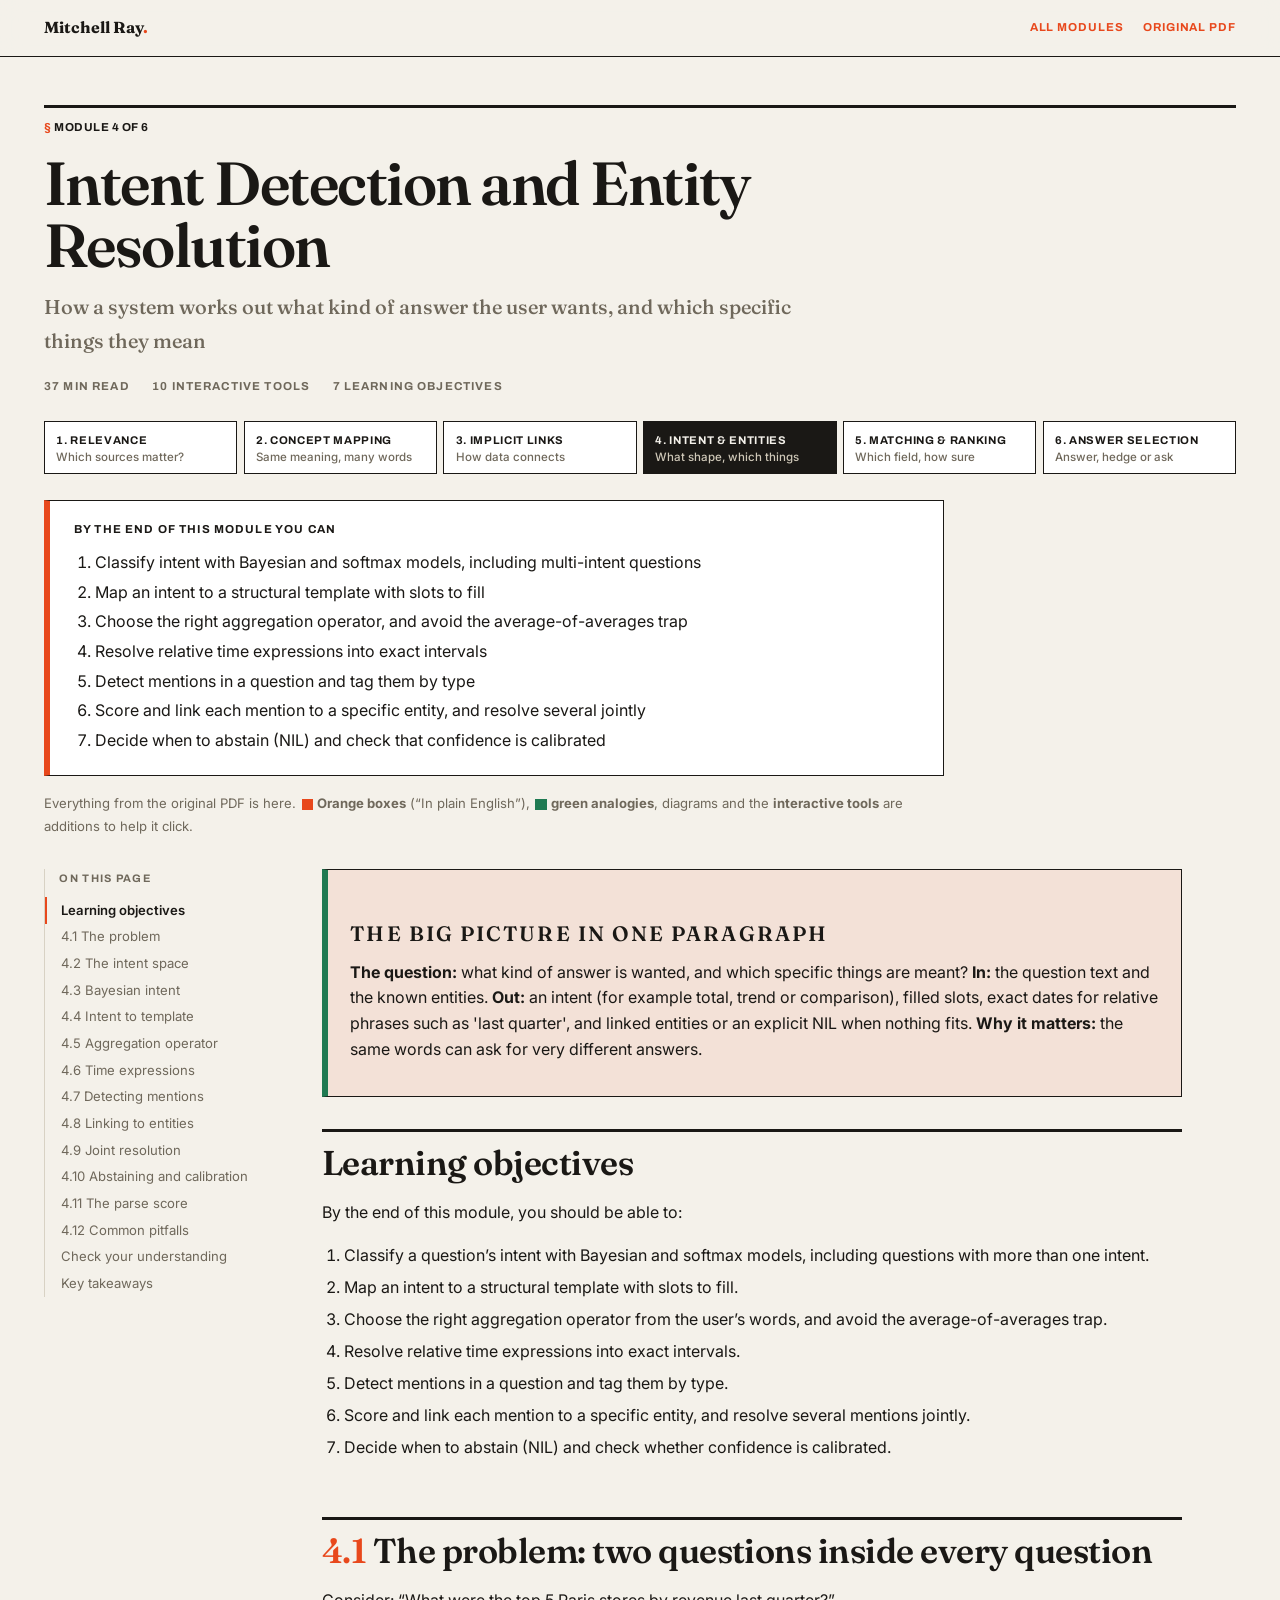
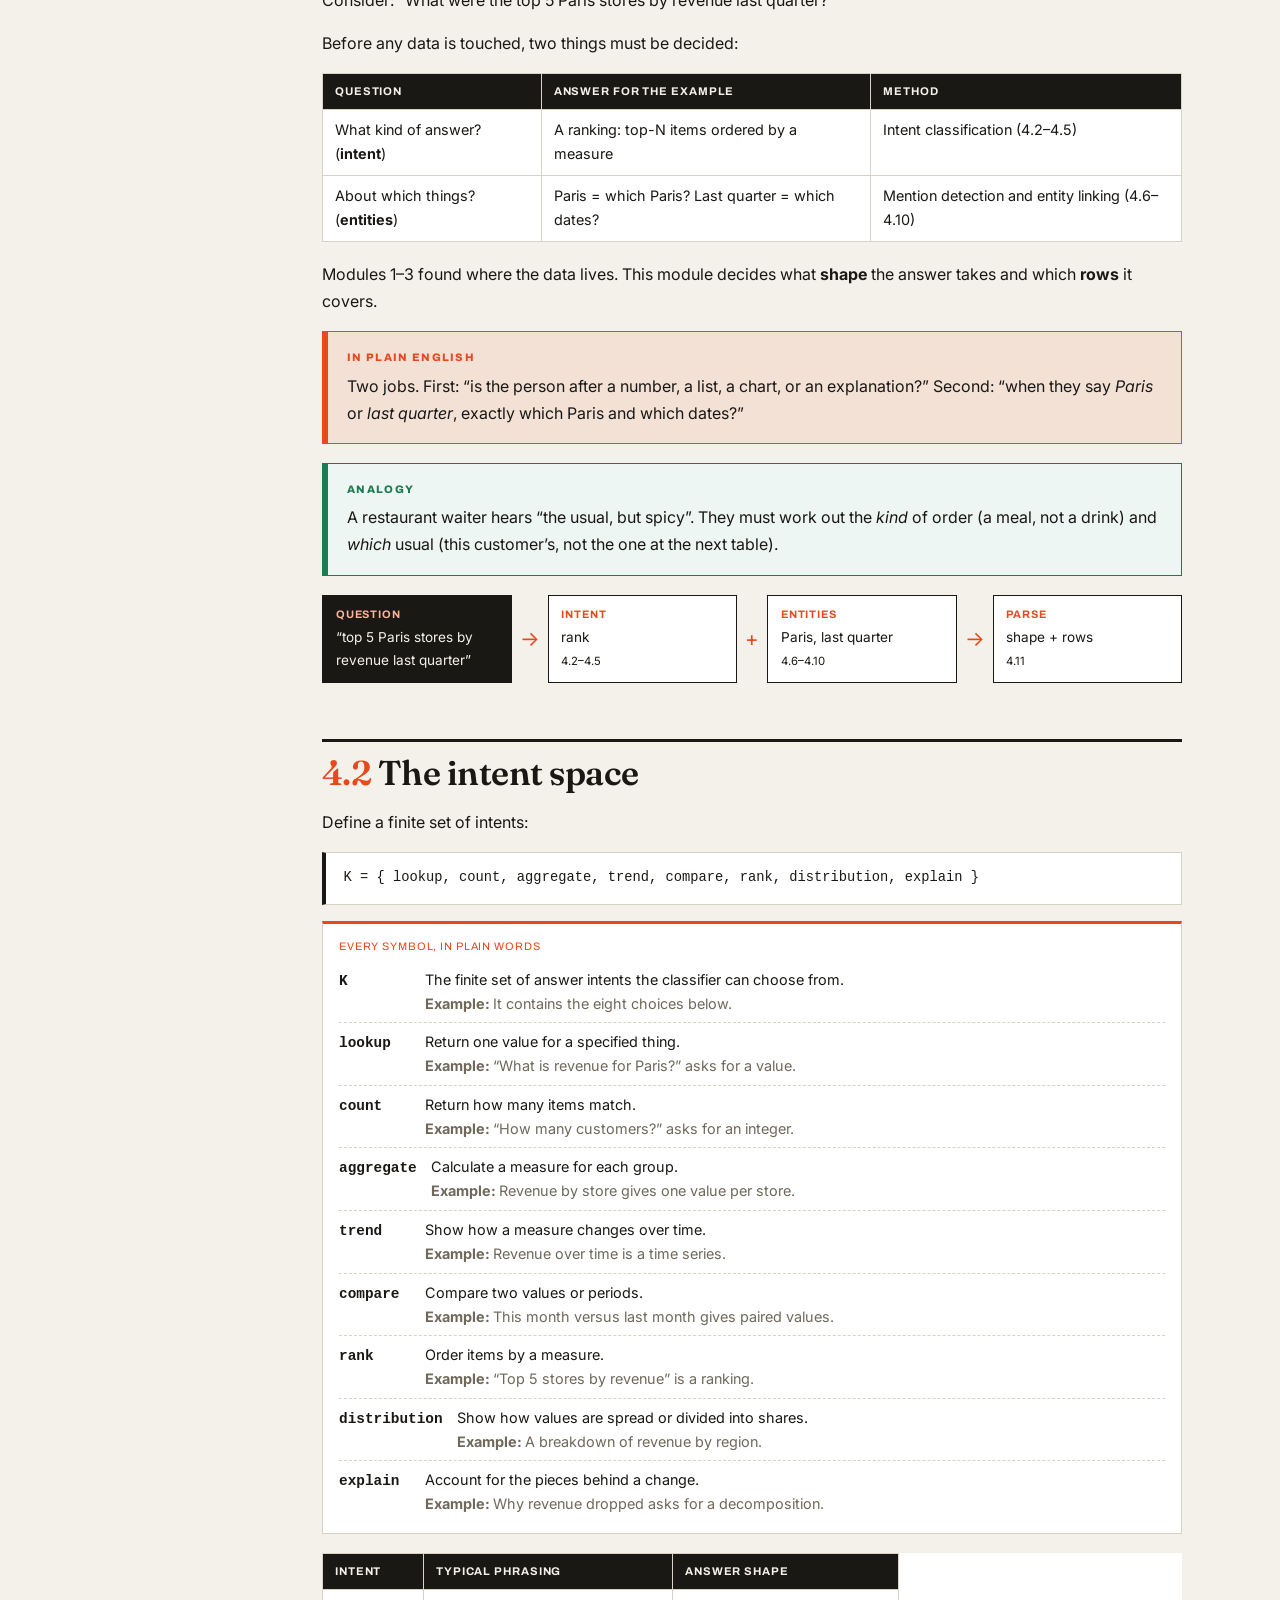
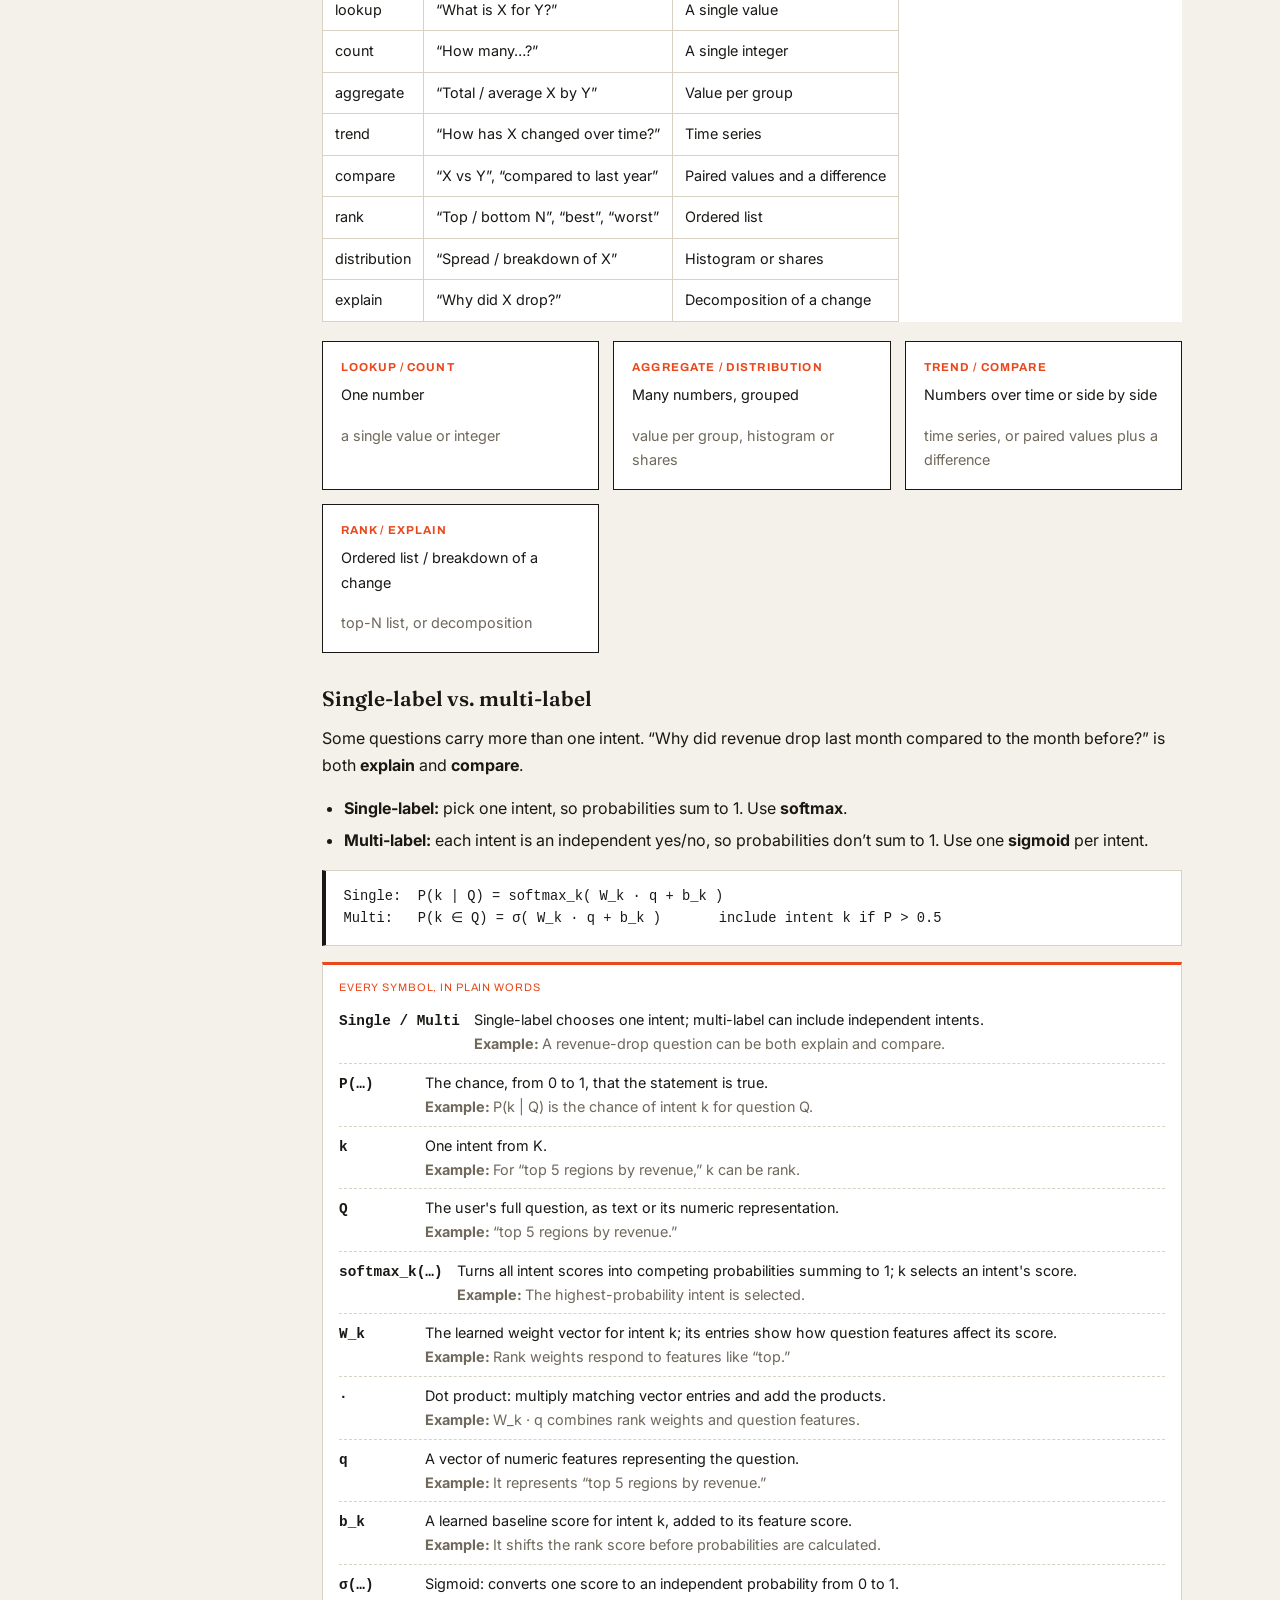
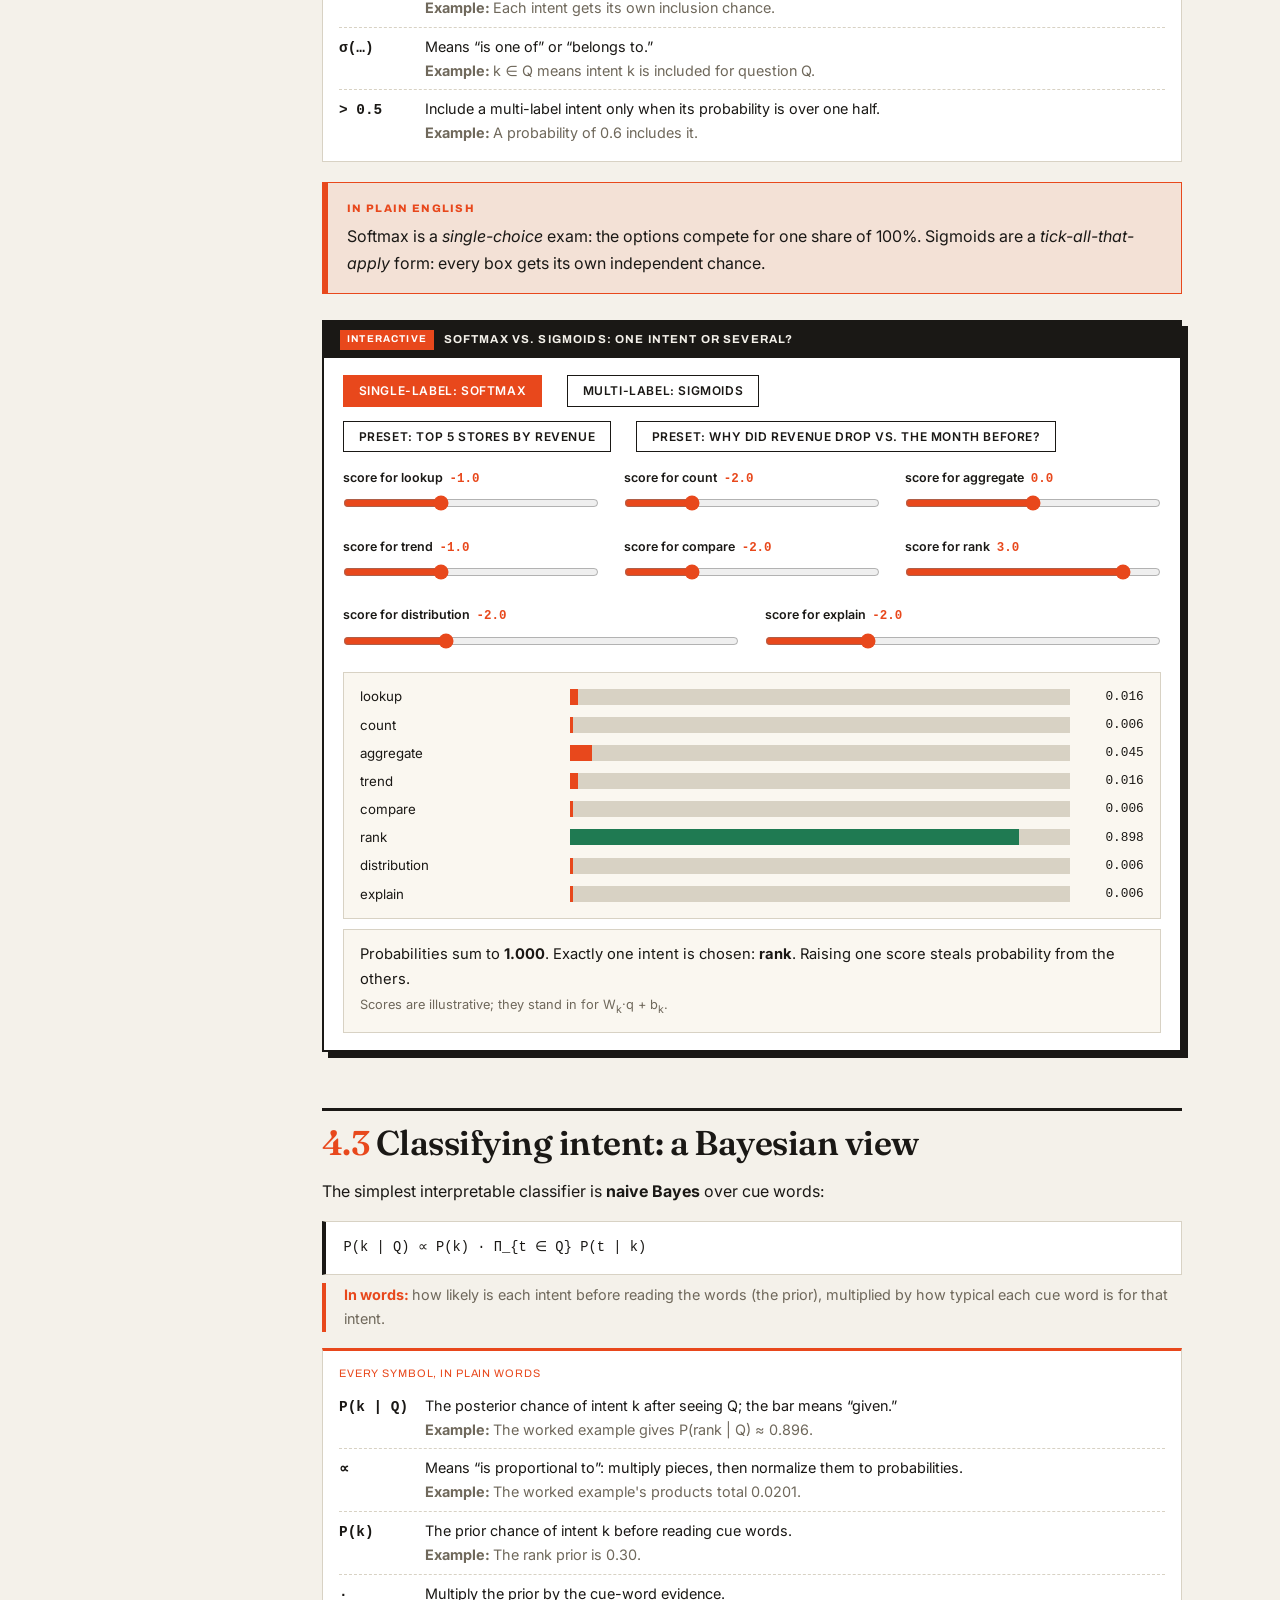
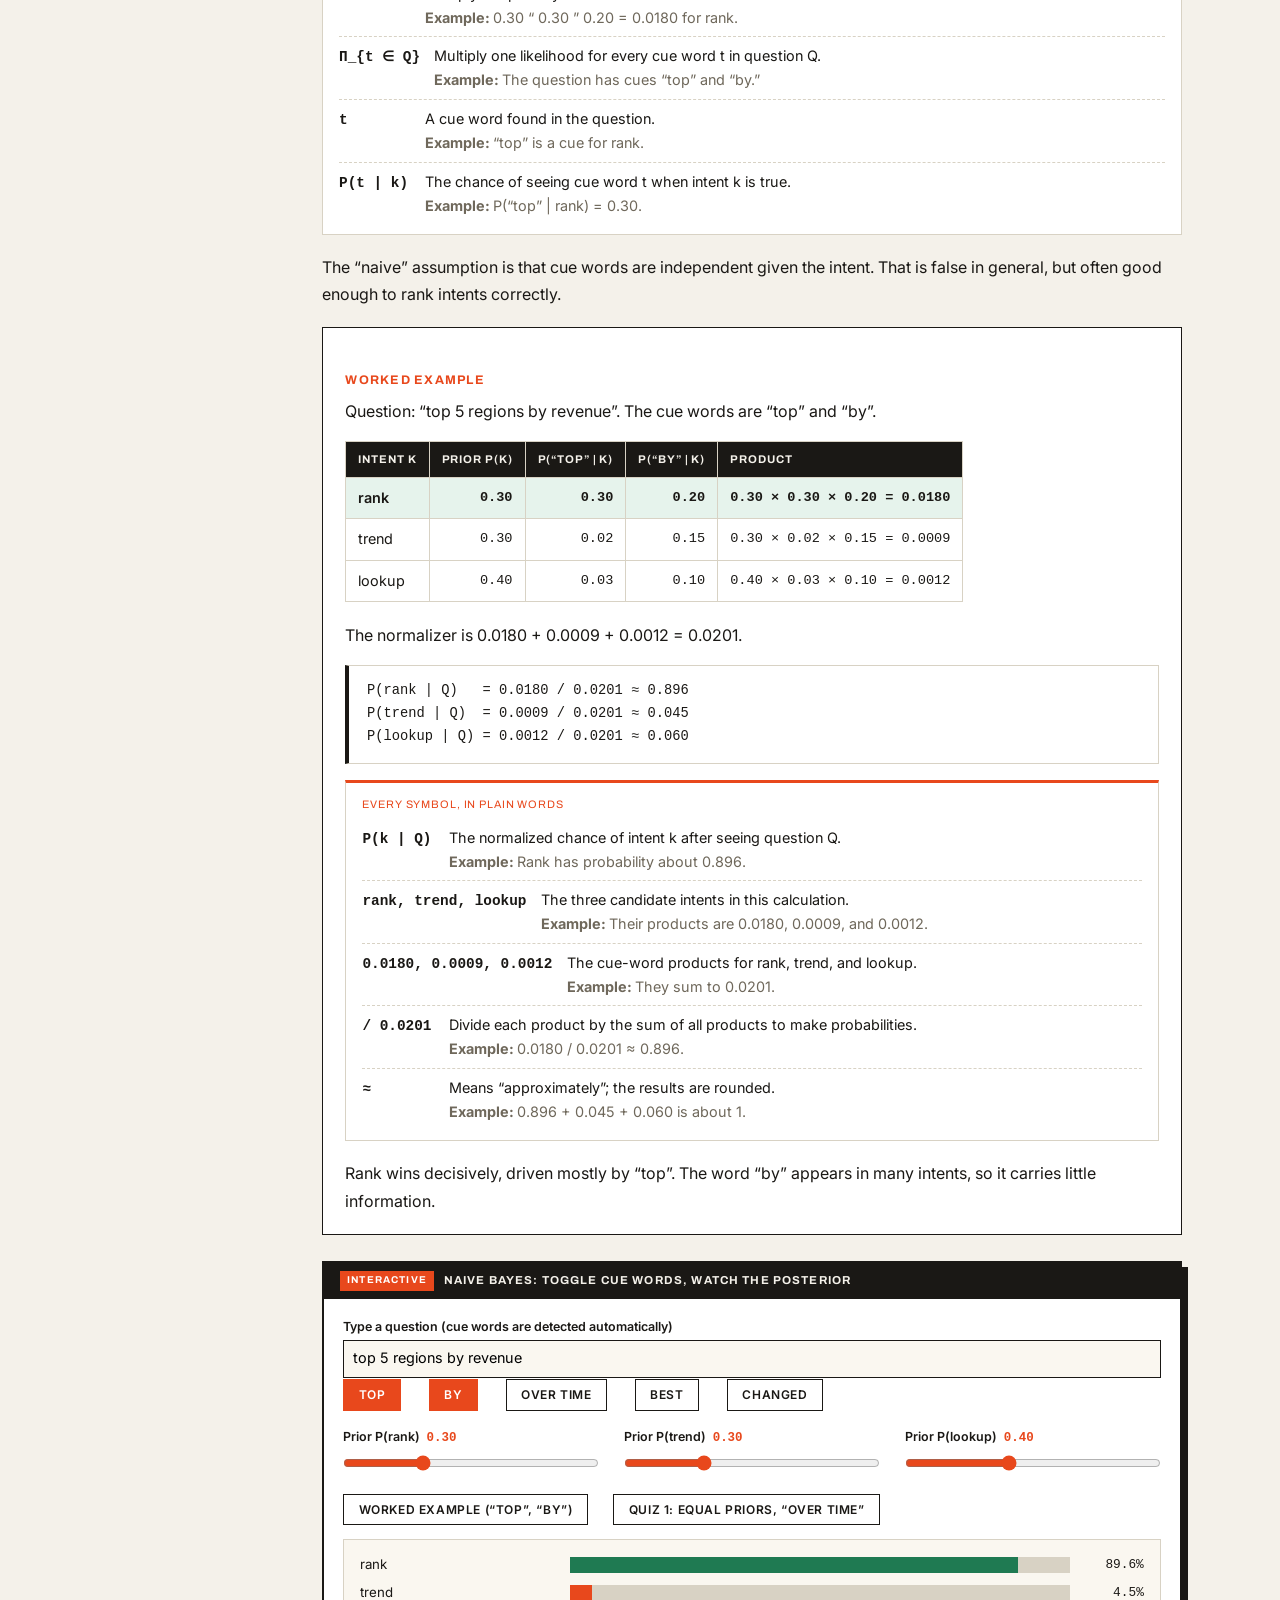
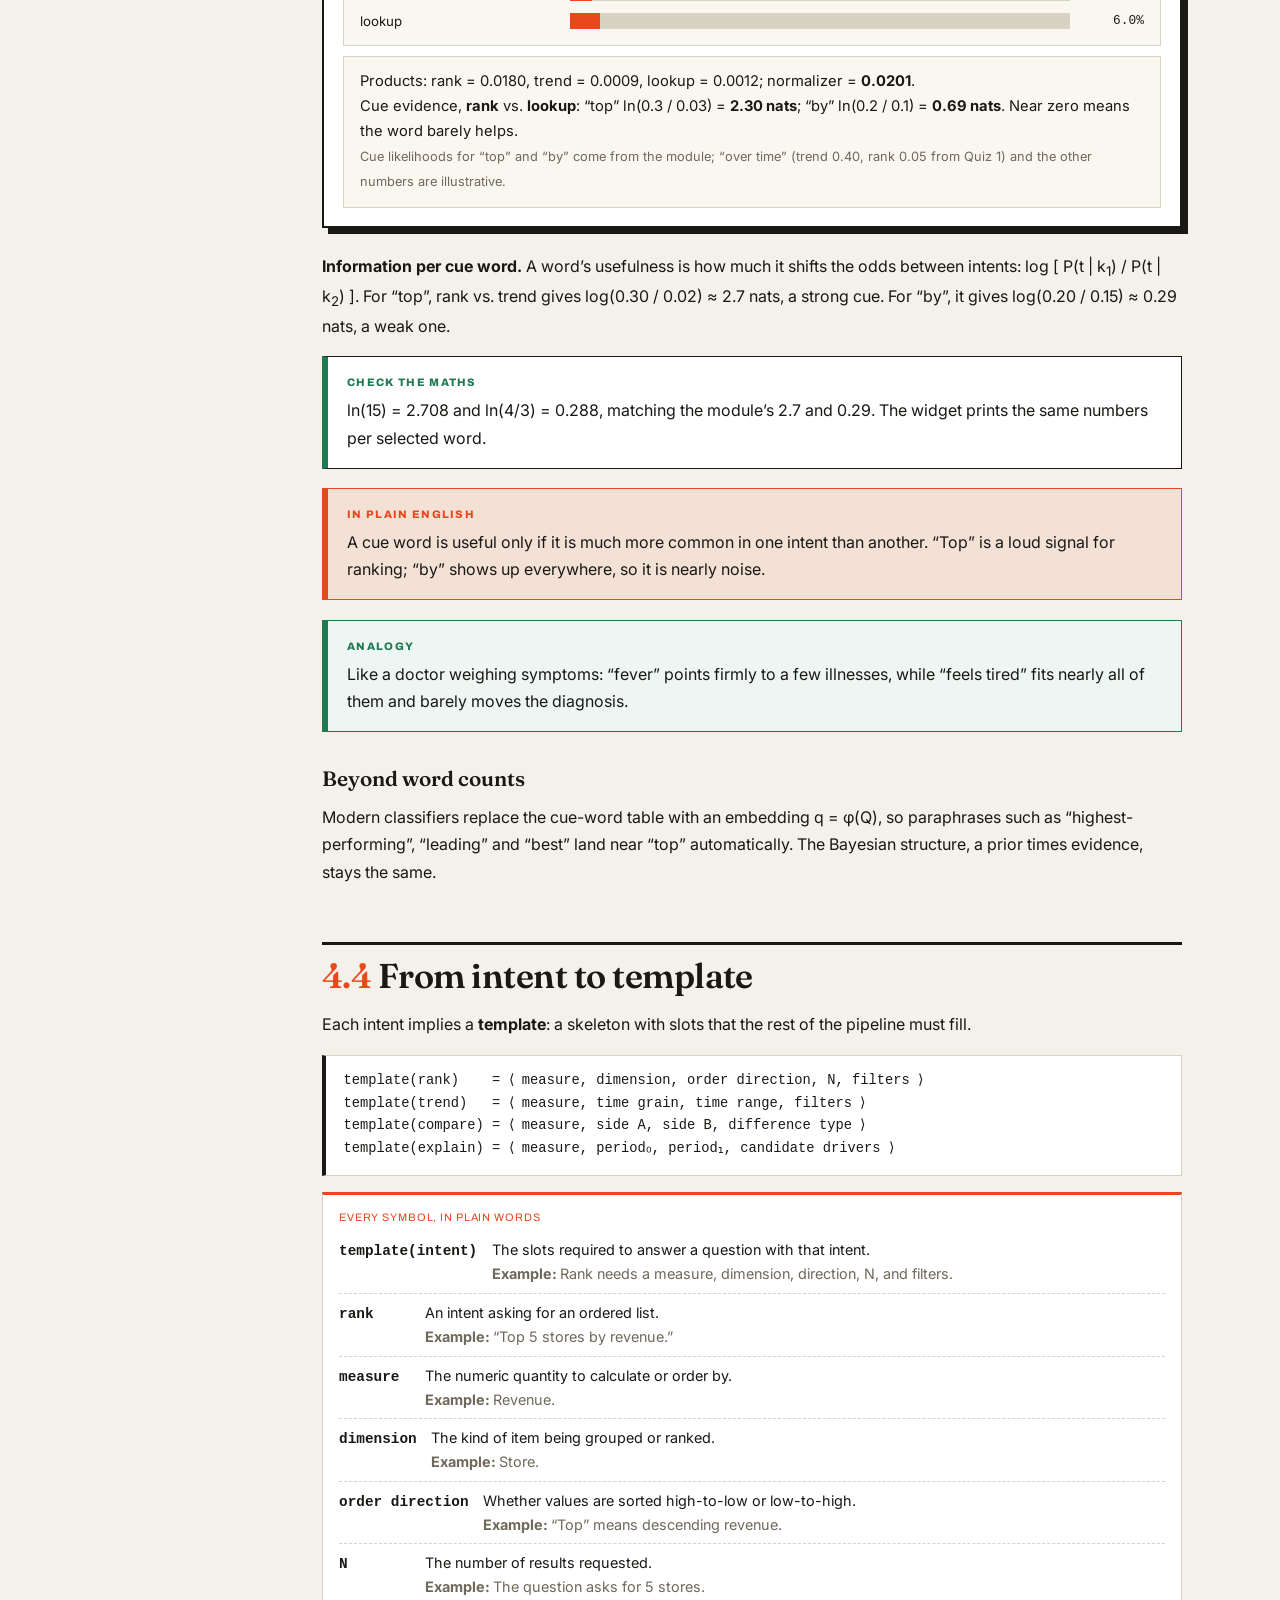
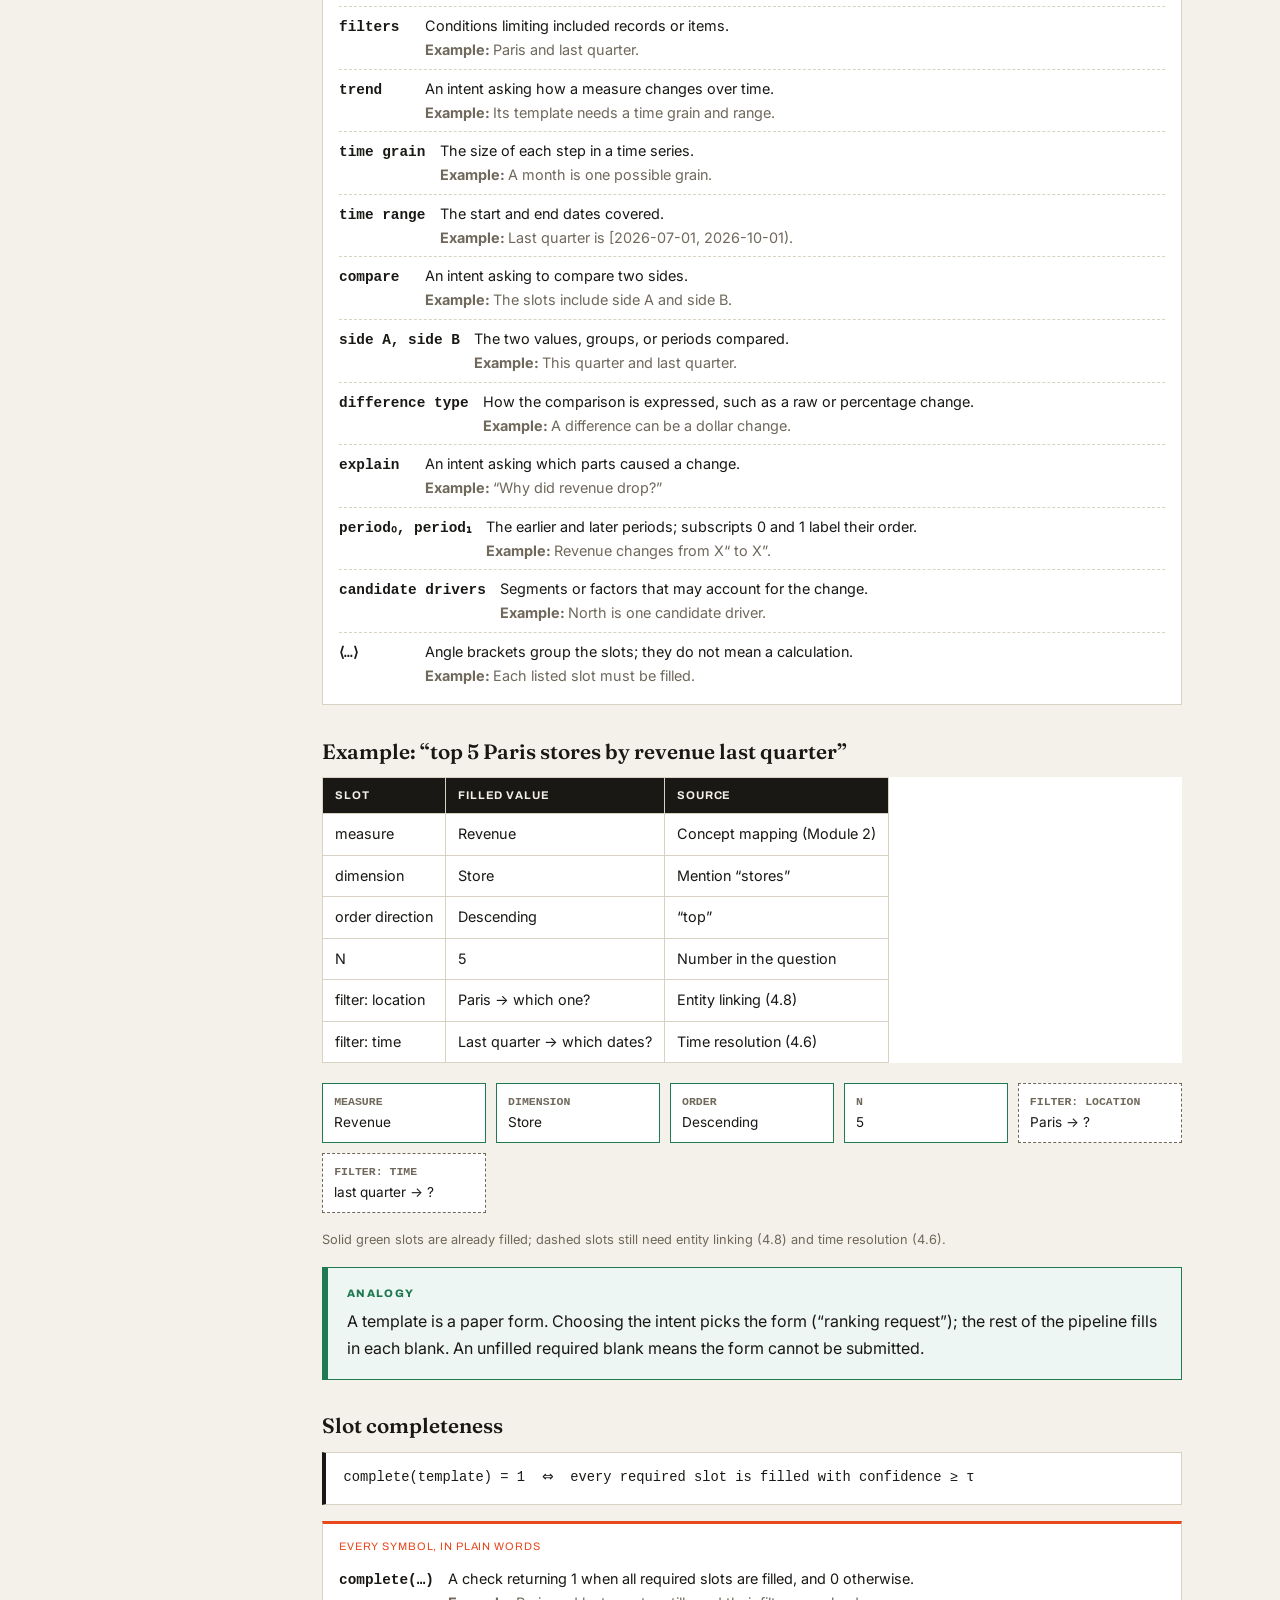
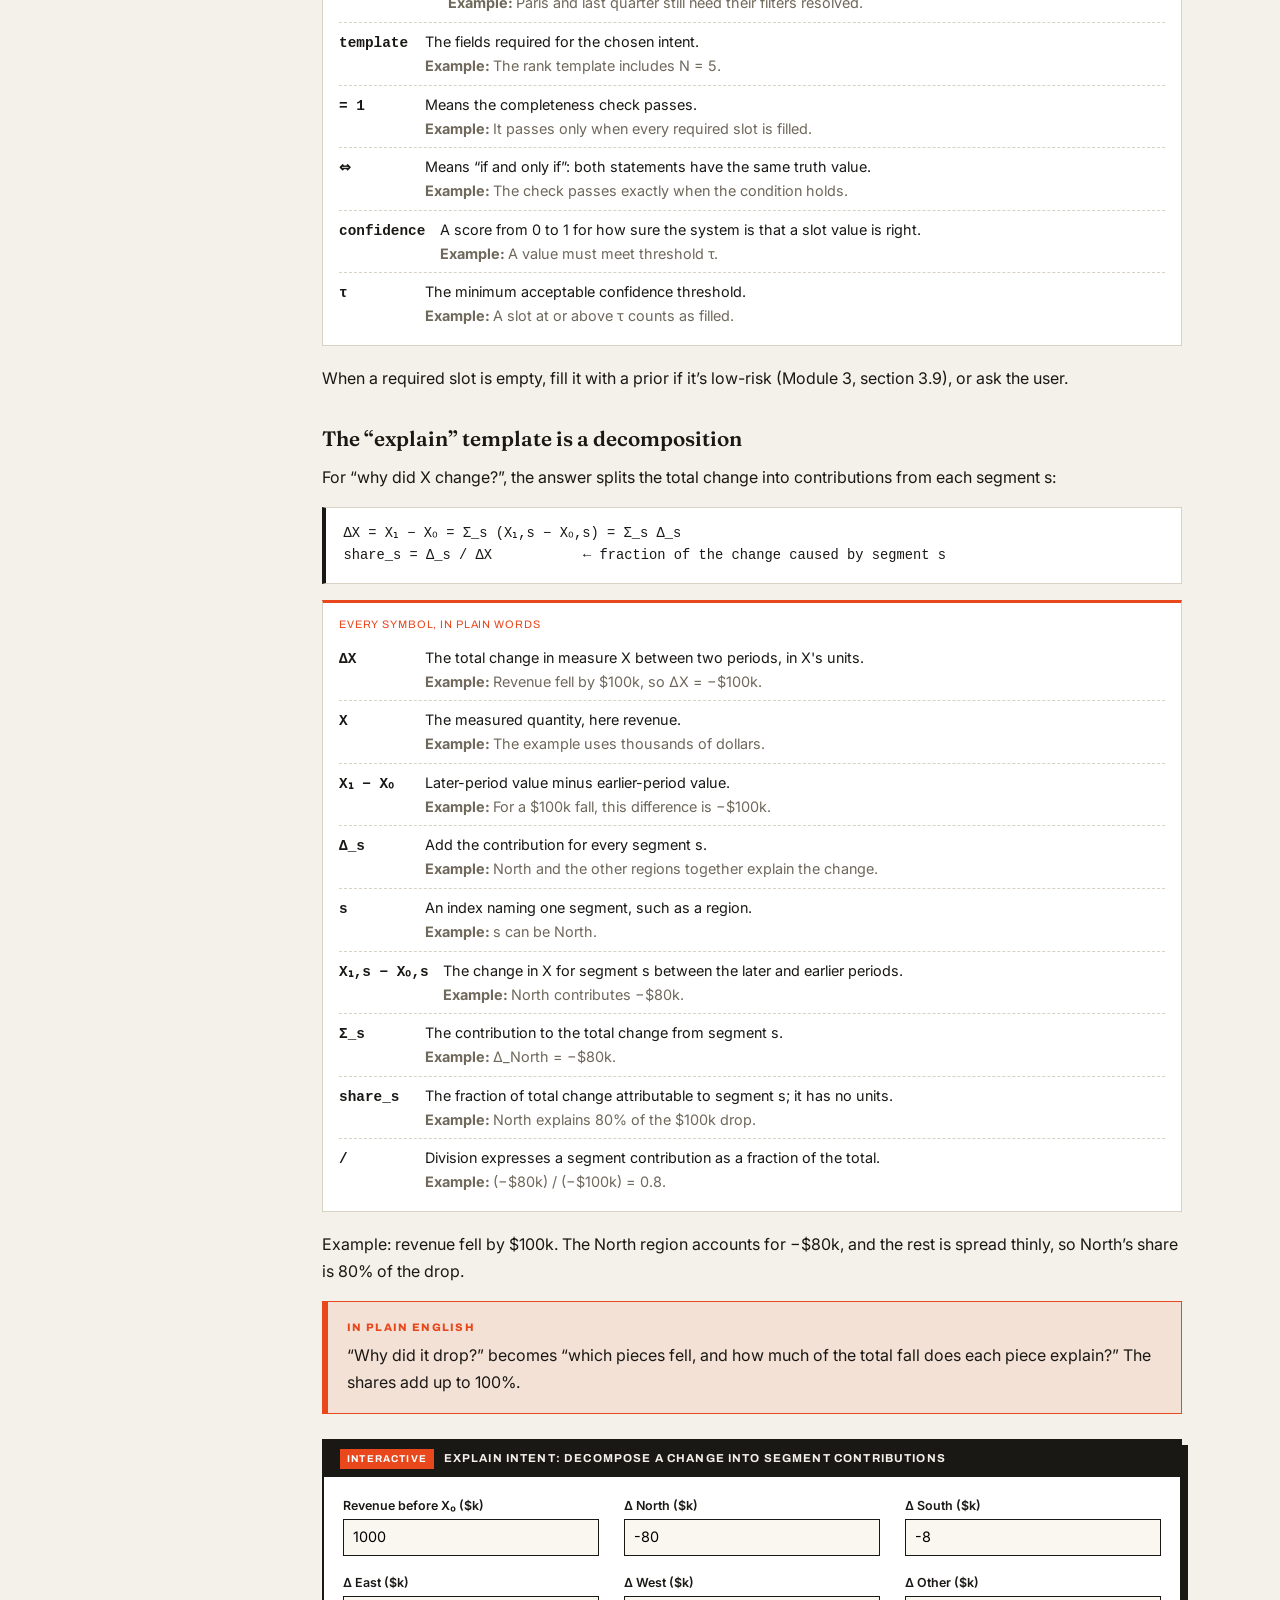
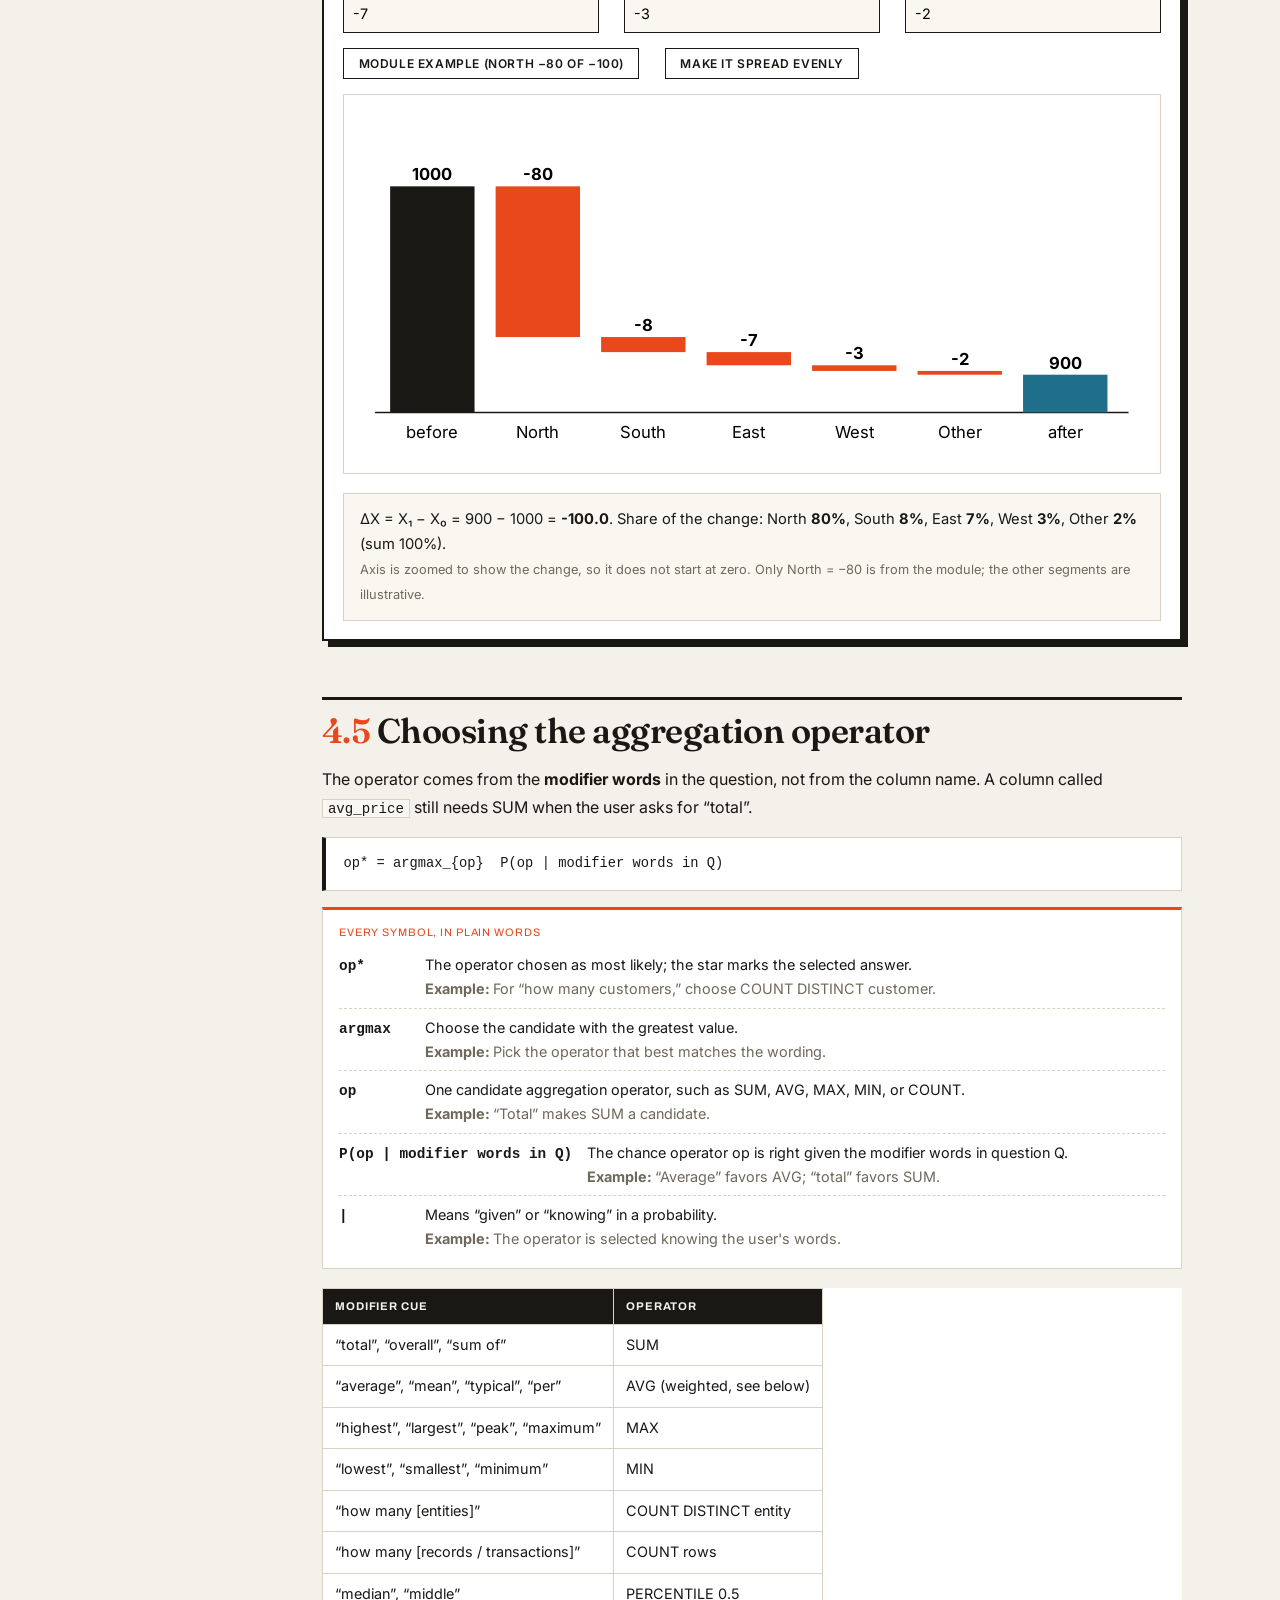
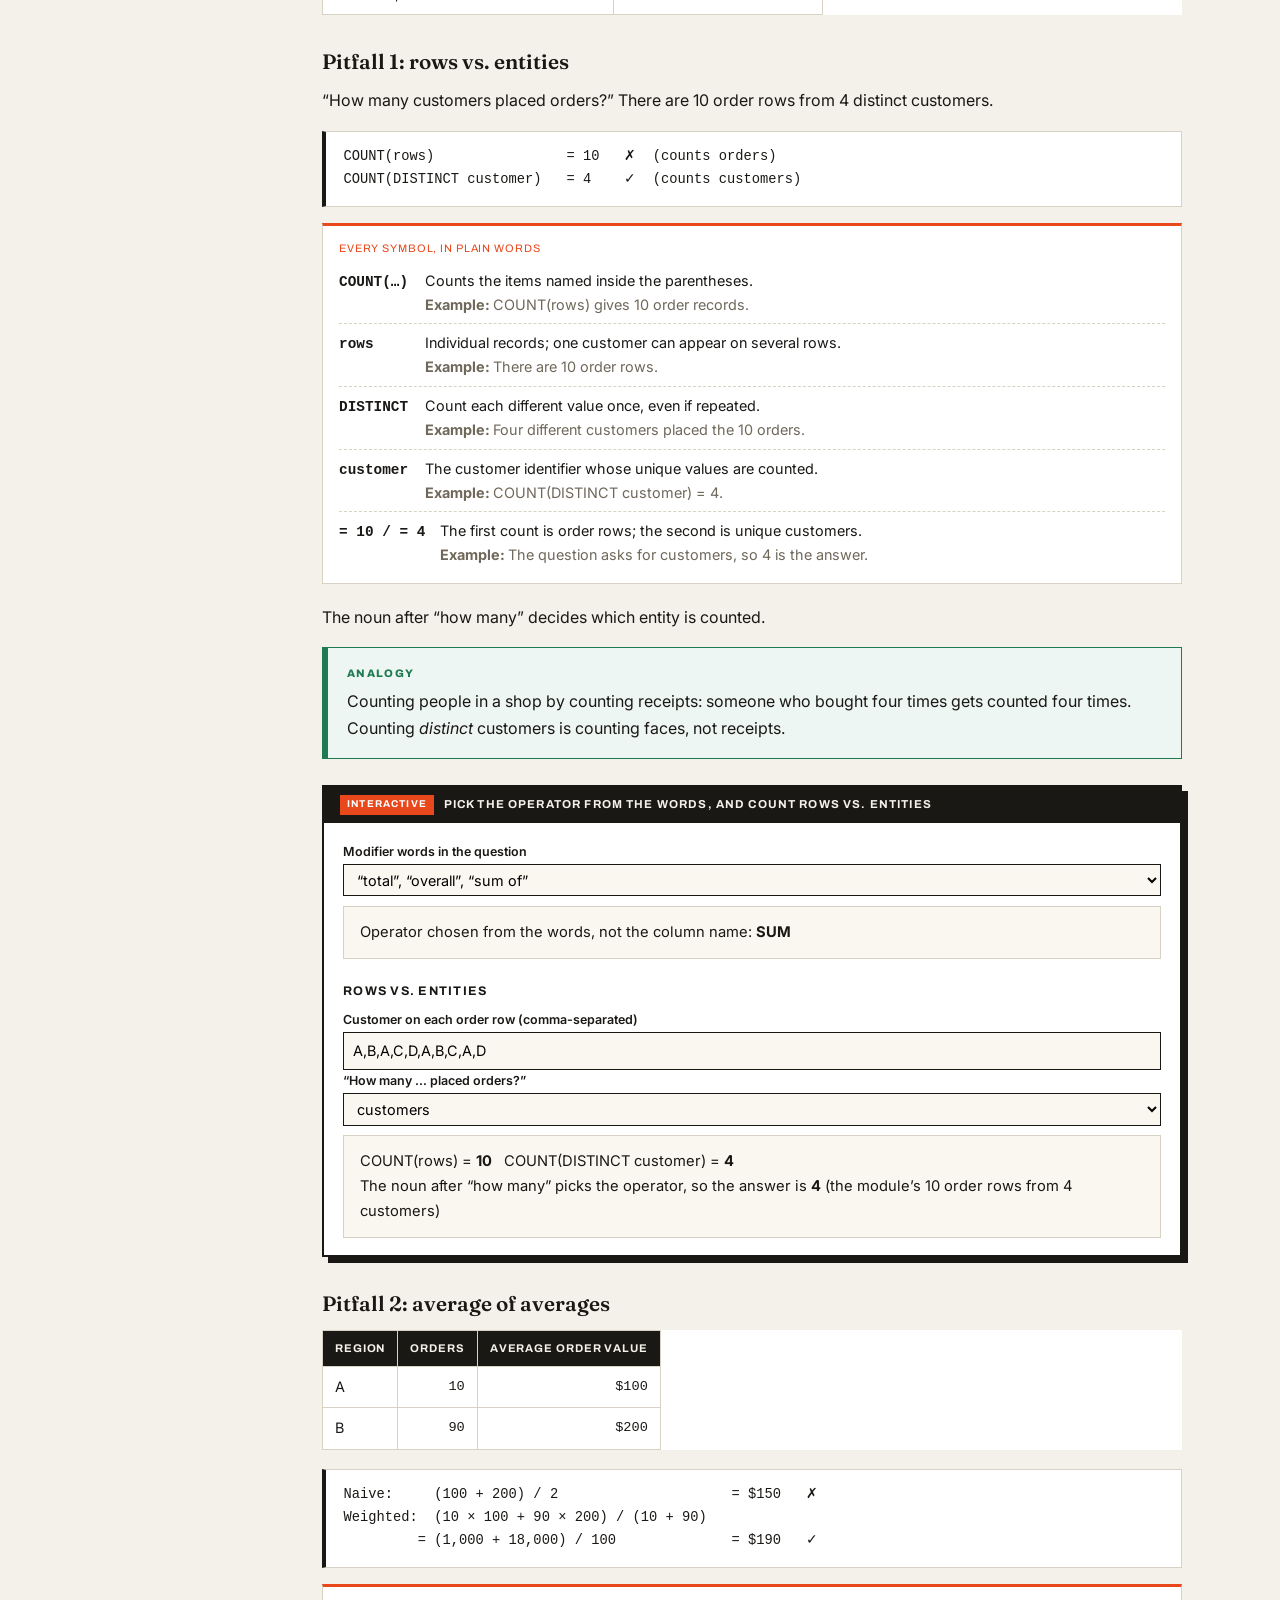
<file: training/m4.html>
<!DOCTYPE html>
<html lang="en">
<head>
<meta charset="UTF-8">
<meta name="viewport" content="width=device-width, initial-scale=1.0">
<meta name="robots" content="noindex, nofollow">
<title>Module 4 | Training</title>
<link rel="stylesheet" href="lesson.css">
<style>
.bio{display:flex;flex-wrap:wrap;gap:.5rem;margin:1rem 0}
.bio .tk{display:flex;flex-direction:column;align-items:center;gap:.25rem;font-family:var(--mono);font-size:.85rem}
.bio .tk b{display:block;padding:.2rem .6rem;border:1px solid var(--rule);background:var(--surface)}
.bio .tk small{font-size:.68rem;font-weight:700;padding:.05rem .35rem;color:#fff;background:#6f685b}
.bio .tk.num b{background:#fdf3dc;border-color:#c98a00}.bio .tk.num small{background:#8a5d00}
.bio .tk.loc b{background:#e6f3ec;border-color:#1f7a52}.bio .tk.loc small{background:#1f7a52}
.bio .tk.typ b{background:#e4f0f5;border-color:#1f6f8b}.bio .tk.typ small{background:#1f6f8b}
.bio .tk.met b{background:#fbe9e3;border-color:#e8481c}.bio .tk.met small{background:#e8481c}
.bio .tk.tim b{background:#efe6f5;border-color:#7a4a9b}.bio .tk.tim small{background:#7a4a9b}
.bio .tk.o small{background:transparent;color:#6f685b;border:1px dashed #b9b2a2}
.slots{display:grid;grid-template-columns:repeat(auto-fit,minmax(150px,1fr));gap:.6rem;margin:1rem 0}
.slots div{border:1px dashed #6f685b;padding:.5rem .7rem;background:var(--surface);font-size:.85rem}
.slots div b{display:block;font-family:var(--mono);font-size:.72rem;text-transform:uppercase;color:#6f685b}
.slots div.ok{border-style:solid;border-color:#1f7a52}
</style>
</head>
<body data-module="4">
<main id="lesson">

<section data-toc="Learning objectives">
<h2>Learning objectives</h2>
<p>By the end of this module, you should be able to:</p>
<ol>
<li>Classify a question&rsquo;s intent with Bayesian and softmax models, including questions with more than one intent.</li>
<li>Map an intent to a structural template with slots to fill.</li>
<li>Choose the right aggregation operator from the user&rsquo;s words, and avoid the average-of-averages trap.</li>
<li>Resolve relative time expressions into exact intervals.</li>
<li>Detect mentions in a question and tag them by type.</li>
<li>Score and link each mention to a specific entity, and resolve several mentions jointly.</li>
<li>Decide when to abstain (NIL) and check whether confidence is calibrated.</li>
</ol>
</section>

<section data-toc="4.1 The problem">
<h2><span class="n">4.1</span>The problem: two questions inside every question</h2>
<p>Consider: &ldquo;What were the top 5 Paris stores by revenue last quarter?&rdquo;</p>
<p>Before any data is touched, two things must be decided:</p>
<table>
<tr><th>Question</th><th>Answer for the example</th><th>Method</th></tr>
<tr><td>What kind of answer? (<b>intent</b>)</td><td>A ranking: top-N items ordered by a measure</td><td>Intent classification (4.2&ndash;4.5)</td></tr>
<tr><td>About which things? (<b>entities</b>)</td><td>Paris = which Paris? Last quarter = which dates?</td><td>Mention detection and entity linking (4.6&ndash;4.10)</td></tr>
</table>
<p>Modules 1&ndash;3 found where the data lives. This module decides what <b>shape</b> the answer takes and which <b>rows</b> it covers.</p>
<div class="callout plain" data-tag="In plain English">
<p>Two jobs. First: &ldquo;is the person after a number, a list, a chart, or an explanation?&rdquo; Second: &ldquo;when they say <i>Paris</i> or <i>last quarter</i>, exactly which Paris and which dates?&rdquo;</p></div>
<div class="callout analogy" data-tag="Analogy">
<p>A restaurant waiter hears &ldquo;the usual, but spicy&rdquo;. They must work out the <i>kind</i> of order (a meal, not a drink) and <i>which</i> usual (this customer&rsquo;s, not the one at the next table).</p></div>
<div class="flow">
  <div class="node hl"><b>Question</b>&ldquo;top 5 Paris stores by revenue last quarter&rdquo;</div><span class="arrow">&rarr;</span>
  <div class="node"><b>Intent</b>rank<br><small>4.2&ndash;4.5</small></div><span class="arrow">+</span>
  <div class="node"><b>Entities</b>Paris, last quarter<br><small>4.6&ndash;4.10</small></div><span class="arrow">&rarr;</span>
  <div class="node"><b>Parse</b>shape + rows<br><small>4.11</small></div>
</div>
</section>

<section data-toc="4.2 The intent space">
<h2><span class="n">4.2</span>The intent space</h2>
<p>Define a finite set of intents:</p>
<div class="formula">K = { lookup, count, aggregate, trend, compare, rank, distribution, explain }</div>
<dl class="vars"><div><dt>K</dt><dd>The finite set of answer intents the classifier can choose from. <span class="ex">It contains the eight choices below.</span></dd></div><div><dt>lookup</dt><dd>Return one value for a specified thing. <span class="ex">&ldquo;What is revenue for Paris?&rdquo; asks for a value.</span></dd></div><div><dt>count</dt><dd>Return how many items match. <span class="ex">&ldquo;How many customers?&rdquo; asks for an integer.</span></dd></div><div><dt>aggregate</dt><dd>Calculate a measure for each group. <span class="ex">Revenue by store gives one value per store.</span></dd></div><div><dt>trend</dt><dd>Show how a measure changes over time. <span class="ex">Revenue over time is a time series.</span></dd></div><div><dt>compare</dt><dd>Compare two values or periods. <span class="ex">This month versus last month gives paired values.</span></dd></div><div><dt>rank</dt><dd>Order items by a measure. <span class="ex">&ldquo;Top 5 stores by revenue&rdquo; is a ranking.</span></dd></div><div><dt>distribution</dt><dd>Show how values are spread or divided into shares. <span class="ex">A breakdown of revenue by region.</span></dd></div><div><dt>explain</dt><dd>Account for the pieces behind a change. <span class="ex">Why revenue dropped asks for a decomposition.</span></dd></div></dl>
<table>
<tr><th>Intent</th><th>Typical phrasing</th><th>Answer shape</th></tr>
<tr><td>lookup</td><td>&ldquo;What is X for Y?&rdquo;</td><td>A single value</td></tr>
<tr><td>count</td><td>&ldquo;How many&hellip;?&rdquo;</td><td>A single integer</td></tr>
<tr><td>aggregate</td><td>&ldquo;Total / average X by Y&rdquo;</td><td>Value per group</td></tr>
<tr><td>trend</td><td>&ldquo;How has X changed over time?&rdquo;</td><td>Time series</td></tr>
<tr><td>compare</td><td>&ldquo;X vs Y&rdquo;, &ldquo;compared to last year&rdquo;</td><td>Paired values and a difference</td></tr>
<tr><td>rank</td><td>&ldquo;Top / bottom N&rdquo;, &ldquo;best&rdquo;, &ldquo;worst&rdquo;</td><td>Ordered list</td></tr>
<tr><td>distribution</td><td>&ldquo;Spread / breakdown of X&rdquo;</td><td>Histogram or shares</td></tr>
<tr><td>explain</td><td>&ldquo;Why did X drop?&rdquo;</td><td>Decomposition of a change</td></tr>
</table>
<div class="cards">
  <div class="card"><h5>lookup / count</h5><p>One number</p><p class="dim">a single value or integer</p></div>
  <div class="card"><h5>aggregate / distribution</h5><p>Many numbers, grouped</p><p class="dim">value per group, histogram or shares</p></div>
  <div class="card"><h5>trend / compare</h5><p>Numbers over time or side by side</p><p class="dim">time series, or paired values plus a difference</p></div>
  <div class="card"><h5>rank / explain</h5><p>Ordered list / breakdown of a change</p><p class="dim">top-N list, or decomposition</p></div>
</div>
<h3>Single-label vs. multi-label</h3>
<p>Some questions carry more than one intent. &ldquo;Why did revenue drop last month compared to the month before?&rdquo; is both <b>explain</b> and <b>compare</b>.</p>
<ul>
<li><b>Single-label:</b> pick one intent, so probabilities sum to 1. Use <b>softmax</b>.</li>
<li><b>Multi-label:</b> each intent is an independent yes/no, so probabilities don&rsquo;t sum to 1. Use one <b>sigmoid</b> per intent.</li>
</ul>
<div class="formula">Single:  P(k | Q) = softmax_k( W_k &middot; q + b_k )
Multi:   P(k &isin; Q) = &sigma;( W_k &middot; q + b_k )       include intent k if P &gt; 0.5</div>
<dl class="vars"><div><dt>Single / Multi</dt><dd>Single-label chooses one intent; multi-label can include independent intents. <span class="ex">A revenue-drop question can be both explain and compare.</span></dd></div><div><dt>P(&hellip;)</dt><dd>The chance, from 0 to 1, that the statement is true. <span class="ex">P(k | Q) is the chance of intent k for question Q.</span></dd></div><div><dt>k</dt><dd>One intent from K. <span class="ex">For &ldquo;top 5 regions by revenue,&rdquo; k can be rank.</span></dd></div><div><dt>Q</dt><dd>The user's full question, as text or its numeric representation. <span class="ex">&ldquo;top 5 regions by revenue.&rdquo;</span></dd></div><div><dt>softmax_k(&hellip;)</dt><dd>Turns all intent scores into competing probabilities summing to 1; k selects an intent's score. <span class="ex">The highest-probability intent is selected.</span></dd></div><div><dt>W_k</dt><dd>The learned weight vector for intent k; its entries show how question features affect its score. <span class="ex">Rank weights respond to features like &ldquo;top.&rdquo;</span></dd></div><div><dt>&middot;</dt><dd>Dot product: multiply matching vector entries and add the products. <span class="ex">W_k &middot; q combines rank weights and question features.</span></dd></div><div><dt>q</dt><dd>A vector of numeric features representing the question. <span class="ex">It represents &ldquo;top 5 regions by revenue.&rdquo;</span></dd></div><div><dt>b_k</dt><dd>A learned baseline score for intent k, added to its feature score. <span class="ex">It shifts the rank score before probabilities are calculated.</span></dd></div><div><dt>&sigma;(&hellip;)</dt><dd>Sigmoid: converts one score to an independent probability from 0 to 1. <span class="ex">Each intent gets its own inclusion chance.</span></dd></div><div><dt>&sigma;(&hellip;)</dt><dd>Means &ldquo;is one of&rdquo; or &ldquo;belongs to.&rdquo; <span class="ex">k &isin; Q means intent k is included for question Q.</span></dd></div><div><dt>&gt; 0.5</dt><dd>Include a multi-label intent only when its probability is over one half. <span class="ex">A probability of 0.6 includes it.</span></dd></div></dl>
<div class="callout plain" data-tag="In plain English">
<p>Softmax is a <i>single-choice</i> exam: the options compete for one share of 100%. Sigmoids are a <i>tick-all-that-apply</i> form: every box gets its own independent chance.</p></div>
<div class="widget" data-w="multilabel" data-title="Softmax vs. sigmoids: one intent or several?"></div>
</section>

<section data-toc="4.3 Bayesian intent">
<h2><span class="n">4.3</span>Classifying intent: a Bayesian view</h2>
<p>The simplest interpretable classifier is <b>naive Bayes</b> over cue words:</p>
<div class="formula">P(k | Q) &prop; P(k) &middot; &Pi;_{t &isin; Q} P(t | k)</div>
<p class="plainline">how likely is each intent before reading the words (the prior), multiplied by how typical each cue word is for that intent.</p>
<dl class="vars"><div><dt>P(k | Q)</dt><dd>The posterior chance of intent k after seeing Q; the bar means &ldquo;given.&rdquo; <span class="ex">The worked example gives P(rank | Q) &approx; 0.896.</span></dd></div><div><dt>&prop;</dt><dd>Means &ldquo;is proportional to&rdquo;: multiply pieces, then normalize them to probabilities. <span class="ex">The worked example's products total 0.0201.</span></dd></div><div><dt>P(k)</dt><dd>The prior chance of intent k before reading cue words. <span class="ex">The rank prior is 0.30.</span></dd></div><div><dt>&middot;</dt><dd>Multiply the prior by the cue-word evidence. <span class="ex">0.30 &ldquo; 0.30 &rdquo; 0.20 = 0.0180 for rank.</span></dd></div><div><dt>&Pi;_{t &isin; Q}</dt><dd>Multiply one likelihood for every cue word t in question Q. <span class="ex">The question has cues &ldquo;top&rdquo; and &ldquo;by.&rdquo;</span></dd></div><div><dt>t</dt><dd>A cue word found in the question. <span class="ex">&ldquo;top&rdquo; is a cue for rank.</span></dd></div><div><dt>P(t | k)</dt><dd>The chance of seeing cue word t when intent k is true. <span class="ex">P(&ldquo;top&rdquo; | rank) = 0.30.</span></dd></div></dl>
<p>The &ldquo;naive&rdquo; assumption is that cue words are independent given the intent. That is false in general, but often good enough to rank intents correctly.</p>
<div class="worked"><h4>Worked example</h4>
<p>Question: &ldquo;top 5 regions by revenue&rdquo;. The cue words are &ldquo;top&rdquo; and &ldquo;by&rdquo;.</p>
<table>
<tr><th>Intent k</th><th>Prior P(k)</th><th>P(&ldquo;top&rdquo; | k)</th><th>P(&ldquo;by&rdquo; | k)</th><th>Product</th></tr>
<tr class="win"><td>rank</td><td class="num">0.30</td><td class="num">0.30</td><td class="num">0.20</td><td class="num">0.30 &times; 0.30 &times; 0.20 = 0.0180</td></tr>
<tr><td>trend</td><td class="num">0.30</td><td class="num">0.02</td><td class="num">0.15</td><td class="num">0.30 &times; 0.02 &times; 0.15 = 0.0009</td></tr>
<tr><td>lookup</td><td class="num">0.40</td><td class="num">0.03</td><td class="num">0.10</td><td class="num">0.40 &times; 0.03 &times; 0.10 = 0.0012</td></tr>
</table>
<p>The normalizer is 0.0180 + 0.0009 + 0.0012 = 0.0201.</p>
<div class="formula">P(rank | Q)   = 0.0180 / 0.0201 &asymp; 0.896
P(trend | Q)  = 0.0009 / 0.0201 &asymp; 0.045
P(lookup | Q) = 0.0012 / 0.0201 &asymp; 0.060</div>
<dl class="vars"><div><dt>P(k | Q)</dt><dd>The normalized chance of intent k after seeing question Q. <span class="ex">Rank has probability about 0.896.</span></dd></div><div><dt>rank, trend, lookup</dt><dd>The three candidate intents in this calculation. <span class="ex">Their products are 0.0180, 0.0009, and 0.0012.</span></dd></div><div><dt>0.0180, 0.0009, 0.0012</dt><dd>The cue-word products for rank, trend, and lookup. <span class="ex">They sum to 0.0201.</span></dd></div><div><dt>/ 0.0201</dt><dd>Divide each product by the sum of all products to make probabilities. <span class="ex">0.0180 / 0.0201 &approx; 0.896.</span></dd></div><div><dt>&approx;</dt><dd>Means &ldquo;approximately&rdquo;; the results are rounded. <span class="ex">0.896 + 0.045 + 0.060 is about 1.</span></dd></div></dl>
<p>Rank wins decisively, driven mostly by &ldquo;top&rdquo;. The word &ldquo;by&rdquo; appears in many intents, so it carries little information.</p></div>
<div class="widget" data-w="nbayes" data-title="Naive Bayes: toggle cue words, watch the posterior"></div>
<p><b>Information per cue word.</b> A word&rsquo;s usefulness is how much it shifts the odds between intents: log [ P(t | k<sub>1</sub>) / P(t | k<sub>2</sub>) ]. For &ldquo;top&rdquo;, rank vs. trend gives log(0.30 / 0.02) &asymp; 2.7 nats, a strong cue. For &ldquo;by&rdquo;, it gives log(0.20 / 0.15) &asymp; 0.29 nats, a weak one.</p>
<div class="callout key" data-tag="Check the maths">
<p>ln(15) = 2.708 and ln(4/3) = 0.288, matching the module&rsquo;s 2.7 and 0.29. The widget prints the same numbers per selected word.</p></div>
<div class="callout plain" data-tag="In plain English">
<p>A cue word is useful only if it is much more common in one intent than another. &ldquo;Top&rdquo; is a loud signal for ranking; &ldquo;by&rdquo; shows up everywhere, so it is nearly noise.</p></div>
<div class="callout analogy" data-tag="Analogy">
<p>Like a doctor weighing symptoms: &ldquo;fever&rdquo; points firmly to a few illnesses, while &ldquo;feels tired&rdquo; fits nearly all of them and barely moves the diagnosis.</p></div>
<h3>Beyond word counts</h3>
<p>Modern classifiers replace the cue-word table with an embedding q = &phi;(Q), so paraphrases such as &ldquo;highest-performing&rdquo;, &ldquo;leading&rdquo; and &ldquo;best&rdquo; land near &ldquo;top&rdquo; automatically. The Bayesian structure, a prior times evidence, stays the same.</p>
</section>

<section data-toc="4.4 Intent to template">
<h2><span class="n">4.4</span>From intent to template</h2>
<p>Each intent implies a <b>template</b>: a skeleton with slots that the rest of the pipeline must fill.</p>
<div class="formula">template(rank)    = &lang; measure, dimension, order direction, N, filters &rang;
template(trend)   = &lang; measure, time grain, time range, filters &rang;
template(compare) = &lang; measure, side A, side B, difference type &rang;
template(explain) = &lang; measure, period&#8320;, period&#8321;, candidate drivers &rang;</div>
<dl class="vars"><div><dt>template(intent)</dt><dd>The slots required to answer a question with that intent. <span class="ex">Rank needs a measure, dimension, direction, N, and filters.</span></dd></div><div><dt>rank</dt><dd>An intent asking for an ordered list. <span class="ex">&ldquo;Top 5 stores by revenue.&rdquo;</span></dd></div><div><dt>measure</dt><dd>The numeric quantity to calculate or order by. <span class="ex">Revenue.</span></dd></div><div><dt>dimension</dt><dd>The kind of item being grouped or ranked. <span class="ex">Store.</span></dd></div><div><dt>order direction</dt><dd>Whether values are sorted high-to-low or low-to-high. <span class="ex">&ldquo;Top&rdquo; means descending revenue.</span></dd></div><div><dt>N</dt><dd>The number of results requested. <span class="ex">The question asks for 5 stores.</span></dd></div><div><dt>filters</dt><dd>Conditions limiting included records or items. <span class="ex">Paris and last quarter.</span></dd></div><div><dt>trend</dt><dd>An intent asking how a measure changes over time. <span class="ex">Its template needs a time grain and range.</span></dd></div><div><dt>time grain</dt><dd>The size of each step in a time series. <span class="ex">A month is one possible grain.</span></dd></div><div><dt>time range</dt><dd>The start and end dates covered. <span class="ex">Last quarter is [2026-07-01, 2026-10-01).</span></dd></div><div><dt>compare</dt><dd>An intent asking to compare two sides. <span class="ex">The slots include side A and side B.</span></dd></div><div><dt>side A, side B</dt><dd>The two values, groups, or periods compared. <span class="ex">This quarter and last quarter.</span></dd></div><div><dt>difference type</dt><dd>How the comparison is expressed, such as a raw or percentage change. <span class="ex">A difference can be a dollar change.</span></dd></div><div><dt>explain</dt><dd>An intent asking which parts caused a change. <span class="ex">&ldquo;Why did revenue drop?&rdquo;</span></dd></div><div><dt>period&#8320;, period&#8321;</dt><dd>The earlier and later periods; subscripts 0 and 1 label their order. <span class="ex">Revenue changes from X&ldquo; to X&rdquo;.</span></dd></div><div><dt>candidate drivers</dt><dd>Segments or factors that may account for the change. <span class="ex">North is one candidate driver.</span></dd></div><div><dt>&lang;&hellip;&rang;</dt><dd>Angle brackets group the slots; they do not mean a calculation. <span class="ex">Each listed slot must be filled.</span></dd></div></dl>
<h3>Example: &ldquo;top 5 Paris stores by revenue last quarter&rdquo;</h3>
<table>
<tr><th>Slot</th><th>Filled value</th><th>Source</th></tr>
<tr><td>measure</td><td>Revenue</td><td>Concept mapping (Module 2)</td></tr>
<tr><td>dimension</td><td>Store</td><td>Mention &ldquo;stores&rdquo;</td></tr>
<tr><td>order direction</td><td>Descending</td><td>&ldquo;top&rdquo;</td></tr>
<tr><td>N</td><td>5</td><td>Number in the question</td></tr>
<tr><td>filter: location</td><td>Paris &rarr; which one?</td><td>Entity linking (4.8)</td></tr>
<tr><td>filter: time</td><td>Last quarter &rarr; which dates?</td><td>Time resolution (4.6)</td></tr>
</table>
<div class="slots" aria-label="Template rank with slots">
  <div class="ok"><b>measure</b>Revenue</div><div class="ok"><b>dimension</b>Store</div><div class="ok"><b>order</b>Descending</div><div class="ok"><b>N</b>5</div><div><b>filter: location</b>Paris &rarr; ?</div><div><b>filter: time</b>last quarter &rarr; ?</div>
</div>
<p class="mini">Solid green slots are already filled; dashed slots still need entity linking (4.8) and time resolution (4.6).</p>
<div class="callout analogy" data-tag="Analogy">
<p>A template is a paper form. Choosing the intent picks the form (&ldquo;ranking request&rdquo;); the rest of the pipeline fills in each blank. An unfilled required blank means the form cannot be submitted.</p></div>
<h3>Slot completeness</h3>
<div class="formula">complete(template) = 1  &hArr;  every required slot is filled with confidence &ge; &tau;</div>
<dl class="vars"><div><dt>complete(&hellip;)</dt><dd>A check returning 1 when all required slots are filled, and 0 otherwise. <span class="ex">Paris and last quarter still need their filters resolved.</span></dd></div><div><dt>template</dt><dd>The fields required for the chosen intent. <span class="ex">The rank template includes N = 5.</span></dd></div><div><dt>= 1</dt><dd>Means the completeness check passes. <span class="ex">It passes only when every required slot is filled.</span></dd></div><div><dt>&hArr;</dt><dd>Means &ldquo;if and only if&rdquo;: both statements have the same truth value. <span class="ex">The check passes exactly when the condition holds.</span></dd></div><div><dt>confidence</dt><dd>A score from 0 to 1 for how sure the system is that a slot value is right. <span class="ex">A value must meet threshold &tau;.</span></dd></div><div><dt>&tau;</dt><dd>The minimum acceptable confidence threshold. <span class="ex">A slot at or above &tau; counts as filled.</span></dd></div></dl>
<p>When a required slot is empty, fill it with a prior if it&rsquo;s low-risk (Module 3, section 3.9), or ask the user.</p>
<h3>The &ldquo;explain&rdquo; template is a decomposition</h3>
<p>For &ldquo;why did X change?&rdquo;, the answer splits the total change into contributions from each segment s:</p>
<div class="formula">&Delta;X = X&#8321; &minus; X&#8320; = &Sigma;_s (X&#8321;,s &minus; X&#8320;,s) = &Sigma;_s &Delta;_s
share_s = &Delta;_s / &Delta;X           &larr; fraction of the change caused by segment s</div>
<dl class="vars"><div><dt>&Delta;X</dt><dd>The total change in measure X between two periods, in X's units. <span class="ex">Revenue fell by $100k, so &Delta;X = &minus;$100k.</span></dd></div><div><dt>X</dt><dd>The measured quantity, here revenue. <span class="ex">The example uses thousands of dollars.</span></dd></div><div><dt>X&#8321; &minus; X&#8320;</dt><dd>Later-period value minus earlier-period value. <span class="ex">For a $100k fall, this difference is &minus;$100k.</span></dd></div><div><dt>&Delta;_s</dt><dd>Add the contribution for every segment s. <span class="ex">North and the other regions together explain the change.</span></dd></div><div><dt>s</dt><dd>An index naming one segment, such as a region. <span class="ex">s can be North.</span></dd></div><div><dt>X&#8321;,s &minus; X&#8320;,s</dt><dd>The change in X for segment s between the later and earlier periods. <span class="ex">North contributes &minus;$80k.</span></dd></div><div><dt>&Sigma;_s</dt><dd>The contribution to the total change from segment s. <span class="ex">&Delta;_North = &minus;$80k.</span></dd></div><div><dt>share_s</dt><dd>The fraction of total change attributable to segment s; it has no units. <span class="ex">North explains 80% of the $100k drop.</span></dd></div><div><dt>/</dt><dd>Division expresses a segment contribution as a fraction of the total. <span class="ex">(&minus;$80k) / (&minus;$100k) = 0.8.</span></dd></div></dl>
<p>Example: revenue fell by $100k. The North region accounts for &minus;$80k, and the rest is spread thinly, so North&rsquo;s share is 80% of the drop.</p>
<div class="callout plain" data-tag="In plain English">
<p>&ldquo;Why did it drop?&rdquo; becomes &ldquo;which pieces fell, and how much of the total fall does each piece explain?&rdquo; The shares add up to 100%.</p></div>
<div class="widget" data-w="explainwf" data-title="Explain intent: decompose a change into segment contributions"></div>
</section>

<section data-toc="4.5 Aggregation operator">
<h2><span class="n">4.5</span>Choosing the aggregation operator</h2>
<p>The operator comes from the <b>modifier words</b> in the question, not from the column name. A column called <code>avg_price</code> still needs SUM when the user asks for &ldquo;total&rdquo;.</p>
<div class="formula">op* = argmax_{op}  P(op | modifier words in Q)</div>
<dl class="vars"><div><dt>op*</dt><dd>The operator chosen as most likely; the star marks the selected answer. <span class="ex">For &ldquo;how many customers,&rdquo; choose COUNT DISTINCT customer.</span></dd></div><div><dt>argmax</dt><dd>Choose the candidate with the greatest value. <span class="ex">Pick the operator that best matches the wording.</span></dd></div><div><dt>op</dt><dd>One candidate aggregation operator, such as SUM, AVG, MAX, MIN, or COUNT. <span class="ex">&ldquo;Total&rdquo; makes SUM a candidate.</span></dd></div><div><dt>P(op | modifier words in Q)</dt><dd>The chance operator op is right given the modifier words in question Q. <span class="ex">&ldquo;Average&rdquo; favors AVG; &ldquo;total&rdquo; favors SUM.</span></dd></div><div><dt>|</dt><dd>Means &ldquo;given&rdquo; or &ldquo;knowing&rdquo; in a probability. <span class="ex">The operator is selected knowing the user's words.</span></dd></div></dl>
<table>
<tr><th>Modifier cue</th><th>Operator</th></tr>
<tr><td>&ldquo;total&rdquo;, &ldquo;overall&rdquo;, &ldquo;sum of&rdquo;</td><td>SUM</td></tr>
<tr><td>&ldquo;average&rdquo;, &ldquo;mean&rdquo;, &ldquo;typical&rdquo;, &ldquo;per&rdquo;</td><td>AVG (weighted, see below)</td></tr>
<tr><td>&ldquo;highest&rdquo;, &ldquo;largest&rdquo;, &ldquo;peak&rdquo;, &ldquo;maximum&rdquo;</td><td>MAX</td></tr>
<tr><td>&ldquo;lowest&rdquo;, &ldquo;smallest&rdquo;, &ldquo;minimum&rdquo;</td><td>MIN</td></tr>
<tr><td>&ldquo;how many [entities]&rdquo;</td><td>COUNT DISTINCT entity</td></tr>
<tr><td>&ldquo;how many [records / transactions]&rdquo;</td><td>COUNT rows</td></tr>
<tr><td>&ldquo;median&rdquo;, &ldquo;middle&rdquo;</td><td>PERCENTILE 0.5</td></tr>
</table>
<h3>Pitfall 1: rows vs. entities</h3>
<p>&ldquo;How many customers placed orders?&rdquo; There are 10 order rows from 4 distinct customers.</p>
<div class="formula">COUNT(rows)                = 10   &#10007;  (counts orders)
COUNT(DISTINCT customer)   = 4    &#10003;  (counts customers)</div>
<dl class="vars"><div><dt>COUNT(&hellip;)</dt><dd>Counts the items named inside the parentheses. <span class="ex">COUNT(rows) gives 10 order records.</span></dd></div><div><dt>rows</dt><dd>Individual records; one customer can appear on several rows. <span class="ex">There are 10 order rows.</span></dd></div><div><dt>DISTINCT</dt><dd>Count each different value once, even if repeated. <span class="ex">Four different customers placed the 10 orders.</span></dd></div><div><dt>customer</dt><dd>The customer identifier whose unique values are counted. <span class="ex">COUNT(DISTINCT customer) = 4.</span></dd></div><div><dt>= 10 / = 4</dt><dd>The first count is order rows; the second is unique customers. <span class="ex">The question asks for customers, so 4 is the answer.</span></dd></div></dl>
<p>The noun after &ldquo;how many&rdquo; decides which entity is counted.</p>
<div class="callout analogy" data-tag="Analogy">
<p>Counting people in a shop by counting receipts: someone who bought four times gets counted four times. Counting <i>distinct</i> customers is counting faces, not receipts.</p></div>
<div class="widget" data-w="aggop" data-title="Pick the operator from the words, and count rows vs. entities"></div>
<h3>Pitfall 2: average of averages</h3>
<table>
<tr><th>Region</th><th>Orders</th><th>Average order value</th></tr>
<tr><td>A</td><td class="num">10</td><td class="num">$100</td></tr>
<tr><td>B</td><td class="num">90</td><td class="num">$200</td></tr>
</table>
<div class="formula">Naive:     (100 + 200) / 2                     = $150   &#10007;
Weighted:  (10 &times; 100 + 90 &times; 200) / (10 + 90)
         = (1,000 + 18,000) / 100              = $190   &#10003;</div>
<dl class="vars"><div><dt>Naive</dt><dd>The unweighted mean, giving both region averages equal influence. <span class="ex">($100 + $200) / 2 = $150.</span></dd></div><div><dt>Weighted</dt><dd>Multiply each average by its order count, add those totals, then divide by all orders. <span class="ex">The correct overall average is $190.</span></dd></div><div><dt>100, 200</dt><dd>Average order values in regions A and B, in dollars per order. <span class="ex">A averages $100; B averages $200.</span></dd></div><div><dt>10, 90</dt><dd>The numbers of orders in regions A and B. <span class="ex">B's 90 orders give it nine times A's weight.</span></dd></div><div><dt>&times;</dt><dd>Multiply a group's average by its order count to get that group's total value. <span class="ex">90 &times; $200 = $18,000.</span></dd></div><div><dt>+</dt><dd>Add the group values or averages as shown. <span class="ex">$1,000 + $18,000 = $19,000 total.</span></dd></div><div><dt>/</dt><dd>Divide by 2 groups for the naive mean, or by 100 orders for the weighted mean. <span class="ex">$19,000 / 100 = $190 per order.</span></dd></div><div><dt>2 / 100</dt><dd>Two groups in the naive calculation; 100 total orders in the weighted calculation. <span class="ex">10 + 90 = 100.</span></dd></div></dl>
<p>In general:</p>
<div class="formula">true average = &Sigma;_g n_g &middot; avg_g / &Sigma;_g n_g       (weight each group by its size)</div>
<dl class="vars"><div><dt>true average</dt><dd>The overall mean across individual items, weighted by group size. <span class="ex">The correct average is $190 per order.</span></dd></div><div><dt>&Sigma;_g</dt><dd>Add the indicated quantity over every group g. <span class="ex">The groups are A and B.</span></dd></div><div><dt>g</dt><dd>An index for one group. <span class="ex">A has 10 orders; B has 90.</span></dd></div><div><dt>n_g</dt><dd>The count of items in group g, here orders. <span class="ex">n_A = 10 and n_B = 90.</span></dd></div><div><dt>avg_g</dt><dd>The average value within group g, in dollars per order. <span class="ex">avg_A = $100; avg_B = $200.</span></dd></div><div><dt>&middot;</dt><dd>Multiply group size by its average to recover that group's total value. <span class="ex">90 &times; $200 = $18,000 for B.</span></dd></div><div><dt>/</dt><dd>Divide summed group values by summed group counts. <span class="ex">$19,000 / 100 orders = $190 per order.</span></dd></div></dl>
<div class="callout plain" data-tag="In plain English">
<p>Region B has nine times as many orders, so it must count nine times as much. A plain mean of the two averages pretends both regions are the same size.</p></div>
<div class="widget" data-w="avgavg" data-title="Average of averages: naive vs. weighted"></div>
<div class="callout warn" data-tag="Rule">
<p><b>Rule:</b> averages, ratios and percentages are not additive. Re-compute them from their parts, &Sigma; numerator / &Sigma; denominator, never by averaging pre-computed averages.</p></div>
</section>

<section data-toc="4.6 Time expressions">
<h2><span class="n">4.6</span>Resolving time expressions</h2>
<p>Relative phrases need an <b>anchor date</b> (today) and a <b>calendar convention</b> to become exact intervals. We use <b>half-open intervals</b> [start, end), so adjacent periods never overlap or leave gaps.</p>
<p>Suppose today is 2026-10-21 and the calendar is a standard calendar year:</p>
<table>
<tr><th>Phrase</th><th>Interval</th></tr>
<tr><td>&ldquo;last quarter&rdquo;</td><td>[2026-07-01, 2026-10-01): Q3 2026</td></tr>
<tr><td>&ldquo;last month&rdquo;</td><td>[2026-09-01, 2026-10-01)</td></tr>
<tr><td>&ldquo;year to date&rdquo;</td><td>[2026-01-01, 2026-10-22)</td></tr>
<tr><td>&ldquo;last 30 days&rdquo;</td><td>[2026-09-21, 2026-10-21), or up to 10-22 if today counts</td></tr>
<tr><td>&ldquo;same quarter last year&rdquo;</td><td>[2025-07-01, 2025-10-01)</td></tr>
</table>
<div class="callout analogy" data-tag="Analogy">
<p>Half-open intervals work like floor numbering: &ldquo;1st floor up to, but not including, the 2nd&rdquo; means two neighbouring floors never share a ceiling slab or leave a gap.</p></div>
<h3>Ambiguity is real</h3>
<p>These are latent variables, as in Module 3:</p>
<div class="formula">interval* = argmax_I  P(I | phrase, convention, intent)</div>
<dl class="vars"><div><dt>interval*</dt><dd>The selected time interval that best matches the phrase and assumptions. <span class="ex">On 2026-10-21, calendar &ldquo;last quarter&rdquo; is [2026-07-01, 2026-10-01).</span></dd></div><div><dt>argmax_I</dt><dd>Choose candidate interval I with the highest probability. <span class="ex">Calendar and fiscal rules can give different quarters.</span></dd></div><div><dt>P(I | phrase, convention, intent)</dt><dd>The chance interval I is right given the wording, calendar rules, and requested answer type. <span class="ex">A trend usually prefers complete periods.</span></dd></div><div><dt>I</dt><dd>A candidate interval with a start and end date. <span class="ex">[2026-07-01, 2026-10-01).</span></dd></div><div><dt>|</dt><dd>Means &ldquo;given&rdquo; or &ldquo;knowing&rdquo; in a probability. <span class="ex">The phrase and calendar convention are evidence.</span></dd></div></dl>
<ul>
<li><b>Fiscal vs. calendar:</b> if the fiscal year starts on 1 February, &ldquo;last quarter&rdquo; is a different interval.</li>
<li><b>Complete vs. partial:</b> does &ldquo;this month&rdquo; include today&rsquo;s incomplete data?</li>
<li><b>Rolling vs. calendar:</b> &ldquo;last 3 months&rdquo; can mean the previous three full months or the trailing 90 days.</li>
</ul>
<p>A <b>trend</b> intent prefers complete periods, so the last partial month doesn&rsquo;t create a fake drop. A lookup of &ldquo;this month so far&rdquo; accepts a partial period.</p>
<div class="widget" data-w="timeres" data-title="Time resolver: today + phrase + convention = exact interval"></div>
<div class="callout note" data-tag="Try it">
<p>With the fiscal year starting 1 February, today 2026-10-21 falls in the quarter Aug&ndash;Oct, so &ldquo;last quarter&rdquo; becomes [2026-05-01, 2026-08-01) instead of the calendar answer [2026-07-01, 2026-10-01).</p></div>
<div class="callout warn" data-tag="Fake-drop trap">
<p><b>Fake-drop trap:</b> comparing a partial current period with a full previous one makes almost every metric look like it fell. A month that is 21 of 31 days complete shows about a 32% &ldquo;drop&rdquo; even at a perfectly steady rate (1 &minus; 21/31 &asymp; 0.32).</p></div>
<div class="widget" data-w="fakedrop" data-title="The fake drop from a partial period"></div>
</section>

<section data-toc="4.7 Detecting mentions">
<h2><span class="n">4.7</span>Detecting mentions</h2>
<p>A <b>mention</b> is a span of words that refers to something resolvable: a metric, an entity value, an entity type, a time or a number.</p>
<p>Example: &ldquo;top 5 Paris stores by revenue last quarter&rdquo;</p>
<table>
<tr><th>Span</th><th>Type</th></tr>
<tr><td>&ldquo;5&rdquo;</td><td>NUMBER (N for top-N)</td></tr>
<tr><td>&ldquo;Paris&rdquo;</td><td>ENTITY VALUE (location)</td></tr>
<tr><td>&ldquo;stores&rdquo;</td><td>ENTITY TYPE</td></tr>
<tr><td>&ldquo;revenue&rdquo;</td><td>METRIC</td></tr>
<tr><td>&ldquo;last quarter&rdquo;</td><td>TIME</td></tr>
</table>
<h3>Sequence tagging (BIO scheme)</h3>
<p>Each token gets a tag: <b>B-type</b> (beginning of a span), <b>I-type</b> (inside a span) or <b>O</b> (outside any span).</p>
<div class="bio" role="img" aria-label="BIO tagging of the example question">
  <div class="tk o"><b>top</b><small>O</small></div>
  <div class="tk num"><b>5</b><small>B-NUM</small></div>
  <div class="tk loc"><b>Paris</b><small>B-LOC</small></div>
  <div class="tk typ"><b>stores</b><small>B-TYPE</small></div>
  <div class="tk o"><b>by</b><small>O</small></div>
  <div class="tk met"><b>revenue</b><small>B-METRIC</small></div>
  <div class="tk tim"><b>last</b><small>B-TIME</small></div>
  <div class="tk tim"><b>quarter</b><small>I-TIME</small></div>
</div>
<div class="formula">top   5      Paris   stores   by   revenue    last     quarter
O     B-NUM  B-LOC   B-TYPE   O    B-METRIC   B-TIME   I-TIME</div>
<dl class="vars"><div><dt>top 5 Paris stores by revenue last quarter</dt><dd>The example question split into the displayed word tokens. <span class="ex">It has eight tokens.</span></dd></div><div><dt>O</dt><dd>Outside any detected mention; the token is not part of a highlighted span. <span class="ex">&ldquo;top&rdquo; and &ldquo;by&rdquo; receive O.</span></dd></div><div><dt>B-NUM</dt><dd>Beginning of a number mention. <span class="ex">&ldquo;5&rdquo; starts the requested top-N count.</span></dd></div><div><dt>B-LOC</dt><dd>Beginning of a location mention. <span class="ex">&ldquo;Paris&rdquo; is the location.</span></dd></div><div><dt>B-TYPE</dt><dd>Beginning of an entity-type mention. <span class="ex">&ldquo;stores&rdquo; names the type.</span></dd></div><div><dt>B-METRIC</dt><dd>Beginning of a measure mention. <span class="ex">&ldquo;revenue&rdquo; is the metric.</span></dd></div><div><dt>B-TIME / I-TIME</dt><dd>B marks the first token of a time span; I marks a later token inside it. <span class="ex">&ldquo;last&rdquo; is B-TIME and &ldquo;quarter&rdquo; is I-TIME.</span></dd></div><div><dt>B, I, O</dt><dd>Beginning, inside, and outside labels in the BIO scheme. <span class="ex">&ldquo;last quarter&rdquo; is B-TIME then I-TIME.</span></dd></div></dl>
<p>The most likely tag sequence y* is the one with the best total score, found with the <b>Viterbi algorithm</b>:</p>
<div class="formula">y* = argmax_y  &Sigma;&#7522; [ emit(x&#7522;, y&#7522;) + trans(y&#7522;&#8331;&#8321;, y&#7522;) ]</div>
<dl class="vars"><div><dt>y*</dt><dd>The highest-scoring sequence of tags; the star marks the chosen sequence. <span class="ex">It labels Paris B-LOC and revenue B-METRIC.</span></dd></div><div><dt>argmax_y</dt><dd>Choose candidate tag sequence y with the largest total score. <span class="ex">Select the best labels for the whole question.</span></dd></div><div><dt>&Sigma;_i</dt><dd>Add a score for every token position i. <span class="ex">The example question has eight tokens.</span></dd></div><div><dt>i</dt><dd>The index of a token's position in the question. <span class="ex">i can point to &ldquo;Paris.&rdquo;</span></dd></div><div><dt>x_i</dt><dd>The word or token at position i. <span class="ex">At one position, x_i is &ldquo;revenue.&rdquo;</span></dd></div><div><dt>y_i</dt><dd>The tag assigned to token x_i. <span class="ex">&ldquo;revenue&rdquo; receives B-METRIC.</span></dd></div><div><dt>emit(x_i, y_i)</dt><dd>The score for how well word x_i fits tag y_i. <span class="ex">&ldquo;Paris&rdquo; fits B-LOC.</span></dd></div><div><dt>trans(y_{i&#8722;1}, y_i)</dt><dd>The score for how valid the current tag is after the previous tag. <span class="ex">I-TIME may follow B-TIME in &ldquo;last quarter.&rdquo;</span></dd></div><div><dt>+</dt><dd>Add the word-fit score and tag-transition score at each position. <span class="ex">A good tag fits both the word and its neighbors.</span></dd></div></dl>
<p>The transition scores enforce consistency. For example, I-TIME can only follow B-TIME or I-TIME, never O.</p>
<div class="callout plain" data-tag="In plain English">
<p>Highlight the important phrases and colour each by what it is. &ldquo;B&rdquo; marks where a highlight begins, &ldquo;I&rdquo; marks that it continues, and &ldquo;O&rdquo; marks words you leave unhighlighted. The <i>emit</i> score asks &ldquo;does this word look like this tag?&rdquo; and the <i>trans</i> score asks &ldquo;may this tag follow the previous one?&rdquo;</p></div>
</section>

<section data-toc="4.8 Linking to entities">
<h2><span class="n">4.8</span>Linking mentions to entities</h2>
<p>Each detected mention m must resolve to a concrete entity e from a set of candidates E(m).</p>
<h3>Step 1: Generate candidates</h3>
<p>Gather plausible entities using the lexical and semantic matching from Module 2: exact matches, near spellings and known aliases. Keep the top few (|E(m)| &asymp; 5&ndash;20).</p>
<h3>Step 2: Score each candidate</h3>
<div class="formula">score(m, e) = &theta;&#8321; &middot; sim_lex(m, e)          &larr; spelling match
            + &theta;&#8322; &middot; P(e | m)               &larr; prior: how often m refers to e
            + &theta;&#8323; &middot; type_fit(e, slot)      &larr; does e have the type the template expects?
            + &theta;&#8324; &middot; coherence(e, Q)        &larr; fit with the other concepts in the question</div>
<dl class="vars"><div><dt>score(m, e)</dt><dd>A numeric fit score for linking mention m to candidate entity e; higher is better. <span class="ex">Paris, France scores 4.4.</span></dd></div><div><dt>m</dt><dd>A span of question words that refers to something. <span class="ex">The mention is &ldquo;Paris.&rdquo;</span></dd></div><div><dt>e</dt><dd>One possible real-world entity for mention m. <span class="ex">Paris, France is a candidate.</span></dd></div><div><dt>&theta;&#8321;&hellip;&theta;&#8324;</dt><dd>Weights controlling how much each scoring feature matters; increasing a weight emphasizes that feature. <span class="ex">&theta; = (1, 1, 2, 1), so type fit counts double.</span></dd></div><div><dt>sim_lex(m, e)</dt><dd>A 0-to-1 spelling or wording similarity between mention and candidate. <span class="ex">Both Paris city candidates score 1.0.</span></dd></div><div><dt>P(e | m)</dt><dd>The prior chance that mention m refers to entity e, before using other question context. <span class="ex">Paris, France has prior 0.6.</span></dd></div><div><dt>type_fit(e, slot)</dt><dd>A 0-to-1 match between candidate's kind and the slot's expected kind. <span class="ex">A city fits the location slot with 1.0.</span></dd></div><div><dt>slot</dt><dd>The template field the candidate is meant to fill. <span class="ex">&ldquo;Stores&rdquo; in the question calls for a location filter.</span></dd></div><div><dt>coherence(e, Q)</dt><dd>A 0-to-1 score for how well candidate e fits the rest of question Q. <span class="ex">Paris, France has coherence 0.8.</span></dd></div><div><dt>Q</dt><dd>The whole question used as context for entity choice. <span class="ex">&ldquo;top 5 Paris stores by revenue.&rdquo;</span></dd></div><div><dt>+</dt><dd>Add the weighted evidence pieces to get a candidate's score. <span class="ex">1.0 + 0.6 + 2.0 + 0.8 = 4.4 for Paris, France.</span></dd></div></dl>
<p class="plainline">Read it left to right: start with spelling similarity, add the mention-based prior, add type fit, then add how well the candidate fits the rest of the question.</p>
<div class="worked"><h4>Worked example: which &ldquo;Paris&rdquo;?</h4>
<p>Question: &ldquo;top 5 Paris stores by revenue&rdquo;. The template expects a location, because the word &ldquo;stores&rdquo; signals a place filter.</p>
<p>Weights: &theta; = (1, 1, 2, 1). Type fit counts double.</p>
<table>
<tr><th>Candidate e</th><th>sim_lex</th><th>P(e | m)</th><th>type_fit</th><th>coherence</th><th>score</th></tr>
<tr class="win"><td>Paris, France (city)</td><td class="num">1.0</td><td class="num">0.6</td><td class="num">1.0</td><td class="num">0.8</td><td class="num">1.0 + 0.6 + 2.0 + 0.8 = 4.4</td></tr>
<tr><td>Paris, Texas (city)</td><td class="num">1.0</td><td class="num">0.1</td><td class="num">1.0</td><td class="num">0.3</td><td class="num">1.0 + 0.1 + 2.0 + 0.3 = 3.4</td></tr>
<tr class="lose"><td>Paris Retail Ltd (customer)</td><td class="num">0.7</td><td class="num">0.2</td><td class="num">0.2</td><td class="num">0.2</td><td class="num">0.7 + 0.2 + 0.4 + 0.2 = 1.5</td></tr>
<tr class="lose"><td>&ldquo;Paris&rdquo; perfume line (product)</td><td class="num">0.6</td><td class="num">0.1</td><td class="num">0.0</td><td class="num">0.1</td><td class="num">0.6 + 0.1 + 0.0 + 0.1 = 0.8</td></tr>
</table>
<p>Softmax (T = 1):</p>
<div class="formula">e^4.4 &asymp; 81.45    e^3.4 &asymp; 29.96    e^1.5 &asymp; 4.48    e^0.8 &asymp; 2.23     &Sigma; &asymp; 118.12
P(Paris, France) &asymp; 0.690
P(Paris, Texas)  &asymp; 0.254
P(Paris Retail)  &asymp; 0.038
P(Paris perfume) &asymp; 0.019</div>
<dl class="vars"><div><dt>e^score</dt><dd>Raise the mathematical constant e to each candidate score; this makes positive weights for softmax. <span class="ex">e^4.4 &approx; 81.45 for Paris, France.</span></dd></div><div><dt>4.4, 3.4, 1.5, 0.8</dt><dd>The scores for Paris France, Paris Texas, Paris Retail, and the perfume line. <span class="ex">Their exponentials are about 81.45, 29.96, 4.48, and 2.23.</span></dd></div><div><dt>&Sigma;</dt><dd>Add all exponentiated scores to form the softmax denominator. <span class="ex">The values sum to about 118.12.</span></dd></div><div><dt>P(candidate)</dt><dd>That candidate's exponential score divided by the sum for all candidates; a probability from 0 to 1. <span class="ex">81.45 / 118.12 &approx; 0.690 for Paris, France.</span></dd></div><div><dt>&approx;</dt><dd>Means &ldquo;approximately&rdquo;; the values are rounded. <span class="ex">The four probabilities total about 1.</span></dd></div></dl>
<p>Decision rule (&tau; = 0.6, &delta; = 0.2 from Module 2): P = 0.69 &ge; 0.6, and the margin 0.69 &minus; 0.25 = 0.44 &ge; 0.2, so accept <b>Paris, France</b>.</p></div>
<div class="callout plain" data-tag="In plain English">
<p>Give every possible &ldquo;Paris&rdquo; points for spelling, popularity, being the right kind of thing (a place, since the question says &ldquo;stores&rdquo;), and fitting the rest of the question. Convert points to probabilities with softmax, then only accept the winner if it is both confident (&ge; &tau;) and clearly ahead of the runner-up (&ge; &delta;).</p></div>
<div class="callout analogy" data-tag="Analogy">
<p>Like a post office sorting a letter addressed to just &ldquo;Paris&rdquo;: the postcode (type), the sender&rsquo;s usual destinations (prior) and the rest of the address (context) decide where it goes.</p></div>
<h3>Step 3: Check against the data</h3>
<p>A link is only useful if the entity actually appears in the relevant data. Update with the evidence that stores exist there:</p>
<div class="formula">P(e | m, data) &prop; P(e | m) &middot; P(stores exist at e)</div>
<dl class="vars"><div><dt>P(e | m, data)</dt><dd>The chance candidate e is right after considering mention m and evidence in the data. <span class="ex">Twelve Paris, France stores support that candidate.</span></dd></div><div><dt>&prop;</dt><dd>Means &ldquo;is proportional to&rdquo;; normalize products across candidates to get probabilities. <span class="ex">More supporting store records raise relative support.</span></dd></div><div><dt>P(e | m)</dt><dd>The candidate's probability from the mention before checking the database. <span class="ex">Paris, France initially has 0.69 in the worked example.</span></dd></div><div><dt>&middot;</dt><dd>Multiply the mention-based chance by the data-evidence factor. <span class="ex">No stores in Paris, Texas drives its support toward zero.</span></dd></div><div><dt>P(stores exist at e)</dt><dd>A likelihood measuring whether relevant store records exist for entity e. <span class="ex">The example has 12 stores in Paris, France and 0 in Paris, Texas.</span></dd></div></dl>
<p>If the store data held 12 stores in Paris, France and 0 in Paris, Texas, the Texas candidate would drop to about zero. If the reverse were true, the decision would flip. The data has the final say.</p>
<div class="widget" data-w="entlink" data-title="Entity linking: edit the weights and features, then check the data"></div>
</section>

<section data-toc="4.9 Joint resolution">
<h2><span class="n">4.9</span>Resolving several mentions jointly</h2>
<p>When a question has several ambiguous mentions, resolving them one at a time can produce incoherent combinations. Resolve them together:</p>
<div class="formula">(&ecirc;&#8321;, &hellip;, &ecirc;&#11388;) = argmax_{e&#8321;&hellip;e&#11388;}  &Sigma;&#7522; score(m&#7522;, e&#7522;)  +  &Sigma;_{i&lt;l} &psi;(e&#7522;, e_l)</div>
<dl class="vars"><div><dt>(&ecirc;&#8321;, &hellip;, &ecirc;_l)</dt><dd>The selected entity for each of l mentions; the hat marks the chosen entity and subscripts identify mention positions. <span class="ex">(Paris TX, Austin TX) is one assignment.</span></dd></div><div><dt>argmax_{e&#8321;&hellip;e_l}</dt><dd>Choose the combination of candidate entities with the highest combined score. <span class="ex">Compare the two Paris/Austin pairings in the worked example.</span></dd></div><div><dt>e&#8321;&hellip;e_l</dt><dd>Candidate entities for mentions 1 through l. <span class="ex">e&ldquo; may be Paris and e&rdquo; Austin.</span></dd></div><div><dt>&Sigma;_i score(m_i, e_i)</dt><dd>Add each mention's individual score for its assigned candidate. <span class="ex">Paris contributes 4.4 in France or 3.4 in Texas.</span></dd></div><div><dt>i, l</dt><dd>Indexes for mentions; l is the number of mentions. <span class="ex">The example has l = 2: Paris and Austin.</span></dd></div><div><dt>m_i</dt><dd>The words for mention at position i. <span class="ex">m_i can be &ldquo;Paris.&rdquo;</span></dd></div><div><dt>e_i</dt><dd>The candidate assigned to mention m_i. <span class="ex">e_i can be Paris, Texas.</span></dd></div><div><dt>&Sigma;_{i&lt;l} &psi;(e_i, e_l)</dt><dd>Add pairwise compatibility scores for entity pairs. <span class="ex">Paris TX with Austin TX gets +1.5.</span></dd></div><div><dt>&psi;(e_i, e_l)</dt><dd>A compatibility bonus or penalty for choosing two entities together. <span class="ex">Two Texas cities receive a +1.5 same-state bonus.</span></dd></div><div><dt>+</dt><dd>Combine individual mention scores with pairwise compatibility. <span class="ex">3.4 + s_A + 1.5 = 4.9 + s_A for the Texas pair.</span></dd></div></dl>
<p class="plainline">Read it left to right: add each mention's individual candidate score, then add bonuses or penalties for pairs of entities that fit together.</p>
<p>Here &psi;(e<sub>i</sub>, e<sub>l</sub>) is a pairwise compatibility bonus. For example, two cities in the same country or state are more likely to be mentioned together.</p>
<div class="worked"><h4>Worked example: &ldquo;Compare Paris and Austin stores&rdquo;</h4>
<p>&ldquo;Austin&rdquo; resolves strongly to Austin, Texas; call its score s_A. For Paris, the individual scores are the same as in 4.8.</p>
<p>Compatibility: &psi;(Paris TX, Austin TX) = +1.5 (same state), and &psi;(Paris FR, Austin TX) = 0.</p>
<table>
<tr><th>Joint assignment</th><th>Individual scores</th><th>Compatibility</th><th>Total</th></tr>
<tr class="lose"><td>(Paris FR, Austin TX)</td><td class="num">4.4 + s_A</td><td class="num">0</td><td class="num">4.4 + s_A</td></tr>
<tr class="win"><td>(Paris TX, Austin TX)</td><td class="num">3.4 + s_A</td><td class="num">1.5</td><td class="num">4.9 + s_A</td></tr>
</table>
<p>The joint decision flips to <b>Paris, Texas</b>. Comparing two Texas cities is more coherent.</p>
<p><b>How confident is it?</b> Softmax over the two leading assignments (s_A cancels out):</p>
<div class="formula">P(Paris TX, Austin TX) = 1 / (1 + e^(&minus;0.5)) &asymp; 0.62
P(Paris FR, Austin TX) &asymp; 0.38</div>
<dl class="vars"><div><dt>P(Paris TX, Austin TX)</dt><dd>The softmax probability of the assignment with both cities in Texas. <span class="ex">It is about 0.62.</span></dd></div><div><dt>1 / (1 + e^(&minus;0.5))</dt><dd>The two-choice softmax formula for a score advantage of 0.5. <span class="ex">It evaluates to about 0.62.</span></dd></div><div><dt>e</dt><dd>The mathematical constant about 2.718 used by the exponential function. <span class="ex">e^(&minus;0.5) is about 0.607.</span></dd></div><div><dt>&minus;0.5</dt><dd>The negative score difference between the Texas pair (4.9) and the France pair (4.4). <span class="ex">A 0.5 advantage yields probability about 0.62.</span></dd></div><div><dt>P(Paris FR, Austin TX)</dt><dd>The probability of the competing assignment with Paris in France. <span class="ex">It is about 0.38; together the probabilities total 1.</span></dd></div><div><dt>&approx;</dt><dd>Means &ldquo;approximately&rdquo;; these values are rounded. <span class="ex">0.62 + 0.38 = 1.00.</span></dd></div></dl>
<p>The result is 0.62 &ge; 0.6 with a margin of 0.24 &ge; 0.2, so it is accepted, but only just. A borderline result like this should be stated as an assumption (&ldquo;interpreting Paris as Paris, Texas&rdquo;).</p></div>
<div class="callout plain" data-tag="In plain English">
<p>Two mentions are not independent. If someone says &ldquo;Paris and Austin&rdquo;, they are probably thinking of the same part of the world, so we reward pairs that belong together.</p></div>
<div class="callout analogy" data-tag="Analogy">
<p>Solving a crossword: a word that was only your second guess for 3-across can become the right one because it fits the letters of 4-down.</p></div>
<div class="widget" data-w="joint" data-title="Joint resolution: watch the answer flip with &psi;"></div>
<h3>Computational cost</h3>
<p>With j mentions and K candidates each, there are K<sup>j</sup> joint assignments. Ten mentions with 10 candidates each gives 10<sup>10</sup> combinations, far too many to enumerate. Practical approaches:</p>
<table>
<tr><th>Method</th><th>Idea</th></tr>
<tr><td>Beam search</td><td>Keep only the top-B partial assignments at each step</td></tr>
<tr><td>Loopy belief propagation</td><td>Pass &ldquo;messages&rdquo; between mentions until their beliefs stabilize</td></tr>
<tr><td>Coordinate ascent</td><td>Fix all mentions but one, improve it, then repeat</td></tr>
</table>
</section>

<section data-toc="4.10 Abstaining and calibration">
<h2><span class="n">4.10</span>Abstaining: the NIL option</h2>
<p>Sometimes no candidate is right: the entity is new, misspelled beyond recognition, or simply not in the data. Forcing a match is worse than admitting uncertainty.</p>
<div class="formula">&ecirc;(m) = argmax_e score(m, e)    if  max_e score(m, e) &ge; &tau;_NIL
       NIL                     otherwise   &rarr;  ask, or report &ldquo;not found&rdquo;</div>
<dl class="vars"><div><dt>&ecirc;(m)</dt><dd>The selected entity for mention m; the hat marks the chosen answer. <span class="ex">For &ldquo;Paris,&rdquo; one candidate is Paris, France.</span></dd></div><div><dt>argmax_e score(m, e)</dt><dd>Choose the candidate e with the largest score for mention m. <span class="ex">Paris, France scored 4.4 in the example.</span></dd></div><div><dt>max_e</dt><dd>The largest score among all candidates for this mention. <span class="ex">That score must clear the NIL cutoff.</span></dd></div><div><dt>&tau;_NIL</dt><dd>The minimum score required to accept a real candidate; raising it makes the system abstain more often. <span class="ex">If every candidate is below it, return NIL.</span></dd></div><div><dt>&ge;</dt><dd>Means &ldquo;greater than or equal to.&rdquo; <span class="ex">A score exactly at &tau;_NIL is accepted.</span></dd></div><div><dt>NIL</dt><dd>A special &ldquo;no suitable entity found&rdquo; result, not a real candidate. <span class="ex">Use it to ask the user or report &ldquo;not found.&rdquo;</span></dd></div></dl>
<p>An equivalent approach adds NIL as an explicit candidate with a fixed score s<sub>NIL</sub>. It wins whenever every real candidate scores below it.</p>
<div class="callout analogy" data-tag="Analogy">
<p>A good librarian says &ldquo;we don&rsquo;t have that book&rdquo; rather than handing you a different book with a similar title.</p></div>
<h3>Calibration: does 70% confidence mean 70% correct?</h3>
<p>A system is <b>calibrated</b> if, among all answers given with confidence p, a fraction of about p are actually correct. Measure this with the <b>expected calibration error</b>: group predictions into confidence bins B<sub>1</sub>&hellip;B<sub>M</sub>, then</p>
<div class="formula">ECE = &Sigma;_m ( |B_m| / n ) &middot; | accuracy(B_m) &minus; confidence(B_m) |</div>
<dl class="vars"><div><dt>ECE</dt><dd>Expected calibration error: the weighted average gap between confidence and actual accuracy across bins. <span class="ex">A bin with 90% confidence but 70% accuracy has a 0.20 gap.</span></dd></div><div><dt>&Sigma;_m</dt><dd>Add the error contribution from every confidence bin m. <span class="ex">The lesson groups predictions into B&#8321;&hellip;B_M.</span></dd></div><div><dt>m</dt><dd>The index of one confidence bin, not an entity mention here. <span class="ex">One bin contains 100 links near 90% confidence.</span></dd></div><div><dt>B_m</dt><dd>The set of predictions in bin m. <span class="ex">The example bin contains 100 links.</span></dd></div><div><dt>|B_m|</dt><dd>The number of predictions in bin m; bars mean the size of the set. <span class="ex">|B_m| = 100 in the example.</span></dd></div><div><dt>n</dt><dd>The total number of predictions across all bins. <span class="ex">The bin's weight is 100 divided by n.</span></dd></div><div><dt>accuracy(B_m)</dt><dd>The fraction of predictions in bin m that were correct, from 0 to 1. <span class="ex">70 correct out of 100 is 0.70.</span></dd></div><div><dt>confidence(B_m)</dt><dd>The average stated confidence in bin m, from 0 to 1. <span class="ex">The example confidence is 0.90.</span></dd></div><div><dt>|&hellip;|</dt><dd>Absolute value: take the size of a difference regardless of its sign. <span class="ex">|0.70 &minus; 0.90| = 0.20.</span></dd></div><div><dt>&middot;</dt><dd>Multiply bin error by its share of all predictions. <span class="ex">The example contributes (100 / n) &middot; 0.20.</span></dd></div><div><dt>M</dt><dd>The total number of confidence bins. <span class="ex">The bins are B&#8321;&hellip;B_M.</span></dd></div></dl>
<p>Example: 100 links made at about 90% confidence, of which only 70 were correct. That bin contributes |0.70 &minus; 0.90| = 0.20 of error, weighted by its share of all links. The system is <b>overconfident</b>.</p>
<div class="callout plain" data-tag="In plain English">
<p>If a weather forecaster says &ldquo;90% rain&rdquo; on 100 days, it should rain on about 90 of them. If it rains on only 70, the forecaster is overconfident. ECE is the average size of that gap.</p></div>
<h3>Fixing miscalibration: temperature scaling</h3>
<p>Divide all scores by a learned temperature T before the softmax:</p>
<div class="formula">P(e | m) = softmax( score / T )
T &gt; 1  &rarr;  softer probabilities (fixes overconfidence)
T &lt; 1  &rarr;  sharper probabilities (fixes underconfidence)</div>
<dl class="vars"><div><dt>P(e | m)</dt><dd>The calibrated chance that entity e is right for mention m. <span class="ex">The winning candidate's confidence is reported after softmax.</span></dd></div><div><dt>softmax</dt><dd>Converts candidate scores into probabilities summing to 1. <span class="ex">Dividing scores by T does not change their ranking.</span></dd></div><div><dt>score</dt><dd>The candidate's numeric fit value before conversion to probability. <span class="ex">Paris, France scored 4.4.</span></dd></div><div><dt>T</dt><dd>A learned positive temperature controlling how spread out probabilities are; higher values soften them and lower values sharpen them. <span class="ex">T = 1 leaves scores unchanged.</span></dd></div><div><dt>/</dt><dd>Divide every candidate score by the same temperature before softmax. <span class="ex">A higher T reduces score differences and confidence.</span></dd></div><div><dt>T &gt; 1 / T &lt; 1</dt><dd>Above 1 makes probabilities less extreme; below 1 makes them more extreme. <span class="ex">Use T &gt; 1 to reduce overconfidence.</span></dd></div></dl>
<p>The ranking doesn&rsquo;t change, only the stated confidence, so the thresholds &tau; and &delta; become trustworthy.</p>
<div class="widget" data-w="ece" data-title="Calibration: compute ECE, then fix it with temperature"></div>
</section>

<section data-toc="4.11 The parse score">
<h2><span class="n">4.11</span>Putting it together: the parse score</h2>
<p>A full parse of the question combines the intent, template slots, operators, time intervals and entity links:</p>
<div class="formula">log P(parse | Q) =   log P(k&#770; | Q)                              &larr; intent            (4.2&ndash;4.3)
                   + &Sigma;_slots log P(slot filled correctly)       &larr; template          (4.4)
                   + log P(op* | modifiers)                     &larr; aggregation       (4.5)
                   + log P(interval* | phrase, convention)      &larr; time              (4.6)
                   + &Sigma;&#7522; log P(&ecirc;&#7522; | m&#7522;)                         &larr; entity links      (4.8)
                   + &Sigma;_{i&lt;l} &psi;(&ecirc;&#7522;, &ecirc;_l)                  &larr; joint coherence   (4.9)</div>
<dl class="vars"><div><dt>log</dt><dd>Natural logarithm here: converts probabilities to log scores so multiplying probabilities becomes adding scores. <span class="ex">The full interpretation adds its component log scores.</span></dd></div><div><dt>P(parse | Q)</dt><dd>The chance that a complete interpretation of question Q is correct. <span class="ex">It combines intent, slots, time, and entity decisions.</span></dd></div><div><dt>parse</dt><dd>The complete structured interpretation of a question. <span class="ex">Rank 5 stores by revenue in Paris last quarter.</span></dd></div><div><dt>Q</dt><dd>The original question text. <span class="ex">&ldquo;top 5 Paris stores by revenue last quarter.&rdquo;</span></dd></div><div><dt>k&#770;</dt><dd>The selected intent; the hat marks the predicted intent. <span class="ex">k&#770; = rank for &ldquo;top 5.&rdquo;</span></dd></div><div><dt>log P(k&#770; | Q)</dt><dd>The log probability of the chosen intent given the question. <span class="ex">Section 4.3's worked example gives rank about 0.896.</span></dd></div><div><dt>&Sigma;_slots</dt><dd>Add one log probability for each required template slot. <span class="ex">The rank template needs measure, dimension, direction, N, and filters.</span></dd></div><div><dt>P(slot filled correctly)</dt><dd>The chance a template slot has the right value. <span class="ex">The location slot must resolve &ldquo;Paris.&rdquo;</span></dd></div><div><dt>op*</dt><dd>The selected aggregation operator. <span class="ex">SUM matches &ldquo;total.&rdquo;</span></dd></div><div><dt>P(op* | modifiers)</dt><dd>The chance that operator fits the modifier words. <span class="ex">&ldquo;Top &rdquo; by revenue&rdquo; asks for ranking by revenue.</span></dd></div><div><dt>interval*</dt><dd>The selected time interval. <span class="ex">Calendar last quarter is [2026-07-01, 2026-10-01).</span></dd></div><div><dt>P(interval* | phrase, convention)</dt><dd>The chance the interval matches the time phrase and calendar convention. <span class="ex">&ldquo;Last quarter&rdquo; can differ for fiscal calendars.</span></dd></div><div><dt>&Sigma;_i log P(&ecirc;_i | m_i)</dt><dd>Add log probabilities for each selected entity of each mention. <span class="ex">The question includes the mention &ldquo;Paris.&rdquo;</span></dd></div><div><dt>i</dt><dd>The index of a mention in the question. <span class="ex">i can refer to the Paris mention.</span></dd></div><div><dt>&Sigma;_i</dt><dd>The selected entity for mention i. <span class="ex">For Paris, it can be Paris, France.</span></dd></div><div><dt>m_i</dt><dd>The word span for mention i. <span class="ex">m_i may be &ldquo;Paris.&rdquo;</span></dd></div><div><dt>&Sigma;_{i&lt;l} &psi;(&ecirc;_i, &ecirc;_l)</dt><dd>Add compatibility scores over every pair of mentions. <span class="ex">Paris TX and Austin TX receive a same-state bonus.</span></dd></div><div><dt>l</dt><dd>The total number of mentions being jointly resolved. <span class="ex">The Paris-and-Austin example has l = 2.</span></dd></div><div><dt>&psi;(&ecirc;_i, &ecirc;_l)</dt><dd>The compatibility score for two selected entities together. <span class="ex">Two Texas cities receive +1.5 in the worked example.</span></dd></div><div><dt>+</dt><dd>Add the component log scores and pairwise compatibility for a full parse score. <span class="ex">A weak Paris link can be flagged as an assumption.</span></dd></div></dl>
<p class="plainline">Read it left to right: score the intent, each filled slot, the operator, the time interval, every entity link, and finally how well the linked entities fit together.</p>
<p>The best parse is the argmax of this score. Each component with low confidence becomes a <b>stated assumption</b> or a <b>clarifying question</b>.</p>
<div class="callout plain" data-tag="In plain English">
<p>Adding logs is multiplying probabilities: the parse is only as trustworthy as its weakest part. One shaky piece (here, which Paris) is exactly what you flag to the user.</p></div>
<h3>End-to-end example</h3>
<p>&ldquo;top 5 Paris stores by revenue last quarter&rdquo; &rarr;</p>
<table>
<tr><th>Component</th><th>Resolution</th><th>Confidence</th></tr>
<tr><td>Intent</td><td>rank</td><td class="num">0.90</td></tr>
<tr><td>Measure / operator</td><td>Revenue / SUM</td><td>High</td></tr>
<tr><td>Dimension</td><td>Store</td><td>High</td></tr>
<tr><td>Order, N</td><td>Descending, 5</td><td>High</td></tr>
<tr class="lose"><td>Location</td><td>Paris, France</td><td class="num">0.69</td></tr>
<tr><td>Time</td><td>[2026-07-01, 2026-10-01)</td><td>High (calendar convention assumed)</td></tr>
</table>
<div class="cards">
  <div class="card"><h5>Intent</h5><p>rank &middot; 0.90</p></div>
  <div class="card"><h5>Slots</h5><p>Revenue / SUM, Store, Descending, 5</p><p class="dim">all high</p></div>
  <div class="card"><h5>Location</h5><p>Paris, France &middot; 0.69</p><p class="dim">weakest link: state it as an assumption</p></div>
  <div class="card"><h5>Time</h5><p>[2026-07-01, 2026-10-01)</p><p class="dim">calendar convention assumed</p></div>
</div>
</section>

<section data-toc="4.12 Common pitfalls">
<h2><span class="n">4.12</span>Common pitfalls</h2>
<table>
<tr><th>Pitfall</th><th>Symptom</th><th>Fix in the math</th></tr>
<tr><td>Forcing a single intent</td><td>&ldquo;Why&hellip; compared to&hellip;&rdquo; loses the comparison</td><td>Multi-label sigmoids</td></tr>
<tr><td>Operator chosen from the column name</td><td>&ldquo;Total&rdquo; answered with an average</td><td>op* from the modifier words in Q</td></tr>
<tr><td>COUNT rows vs. COUNT DISTINCT</td><td>Counting orders when asked for customers</td><td>The noun after &ldquo;how many&rdquo; picks the entity</td></tr>
<tr><td>Average of averages</td><td>Wrong overall mean</td><td>&Sigma; numerator / &Sigma; denominator</td></tr>
<tr><td>Partial-period comparison</td><td>Fake drops in the current period</td><td>Prefer complete periods for trends</td></tr>
<tr><td>Resolving mentions independently</td><td>Incoherent pairs (Paris, FR + Austin, TX)</td><td>Joint assignment with &psi;</td></tr>
<tr><td>Forced linking</td><td>Wrong entity instead of &ldquo;not found&rdquo;</td><td>NIL threshold &tau;_NIL</td></tr>
<tr><td>Overconfident scores</td><td>Thresholds fire wrongly</td><td>Calibrate with temperature scaling</td></tr>
</table>
</section>

<section data-toc="Check your understanding">
<h2>Check your understanding</h2>
<div class="check"><ol>
<li><span class="q"><b>Compute:</b> equal priors (0.5) for trend and rank. P(&ldquo;over time&rdquo; | trend) = 0.40, and P(&ldquo;over time&rdquo; | rank) = 0.05. What is P(trend | Q)?</span><span class="a">0.5 &times; 0.40 = 0.20 and 0.5 &times; 0.05 = 0.025. P(trend) = 0.20 / 0.225 &asymp; 0.889. <i>(Use the Quiz 1 button in the naive Bayes tool.)</i></span></li>
<li><span class="q"><b>Compute:</b> region A has 20 orders averaging $50, and region B has 80 orders averaging $100. What are the naive and correct overall averages?</span><span class="a">Naive: (50 + 100) / 2 = $75. Correct: (20 &times; 50 + 80 &times; 100) / 100 = (1,000 + 8,000) / 100 = $90.</span></li>
<li><span class="q"><b>Compute:</b> 500 orders came from 120 distinct customers. &ldquo;How many customers bought?&rdquo;</span><span class="a">120, using COUNT DISTINCT customer, not 500.</span></li>
<li><span class="q"><b>Compute:</b> two candidate entities score 3 and 1 (T = 1). What is the probability of the top one?</span><span class="a">1 / (1 + e<sup>&minus;2</sup>) &asymp; 0.881.</span></li>
<li><span class="q"><b>Reason:</b> why can resolving mentions jointly change an answer that looked confident in isolation?</span><span class="a">Pairwise compatibility &psi; adds evidence that individual scoring can&rsquo;t see. A candidate that is second-best alone can win when it fits much better with the other entities in the question.</span></li>
<li><span class="q"><b>Apply:</b> today is 2026-10-21. What interval is &ldquo;last full month&rdquo;?</span><span class="a">[2026-09-01, 2026-10-01), all of September 2026.</span></li>
</ol></div>
</section>

<section data-toc="Key takeaways">
<h2>Key takeaways</h2>
<ul class="takeaways">
<li>Intent sets the answer&rsquo;s shape. Use softmax for one intent, sigmoids for several, and cue-word likelihood ratios to show which words matter.</li>
<li>Each intent maps to a template with slots. Explain-type intents become decompositions of a change.</li>
<li>The aggregation operator comes from the user&rsquo;s words. Count the right entity, and never average averages.</li>
<li>Time phrases need an anchor date and a calendar convention. Prefer complete periods for trends.</li>
<li>Entity linking = candidate generation + scoring (lexical, prior, type, context) + checking against the data.</li>
<li>Joint resolution with pairwise compatibility catches incoherent combinations, but borderline wins should be stated as assumptions.</li>
<li>NIL and calibration keep the system honest: &ldquo;not found&rdquo; beats a confident wrong match.</li>
</ul>
<div class="next"><h4>Coming next: Module 5, Semantic Matching, Confidence and Ranking</h4><p>Now that the question is parsed, which specific fields answer each slot? We&rsquo;ll cover bipartite matching (the Hungarian algorithm), value validation and fuzzy lookup, combining stage-by-stage confidence, sanity checks and anomaly bounds, two-stage retrieval and re-ranking, learning to rank, diversity (MMR), and evaluating rankings with nDCG.</p></div>
</section>

</main>
<script src="modules.js"></script>
<script src="lib.js"></script>
<script src="w4.js"></script>
</body>
</html>
</file>
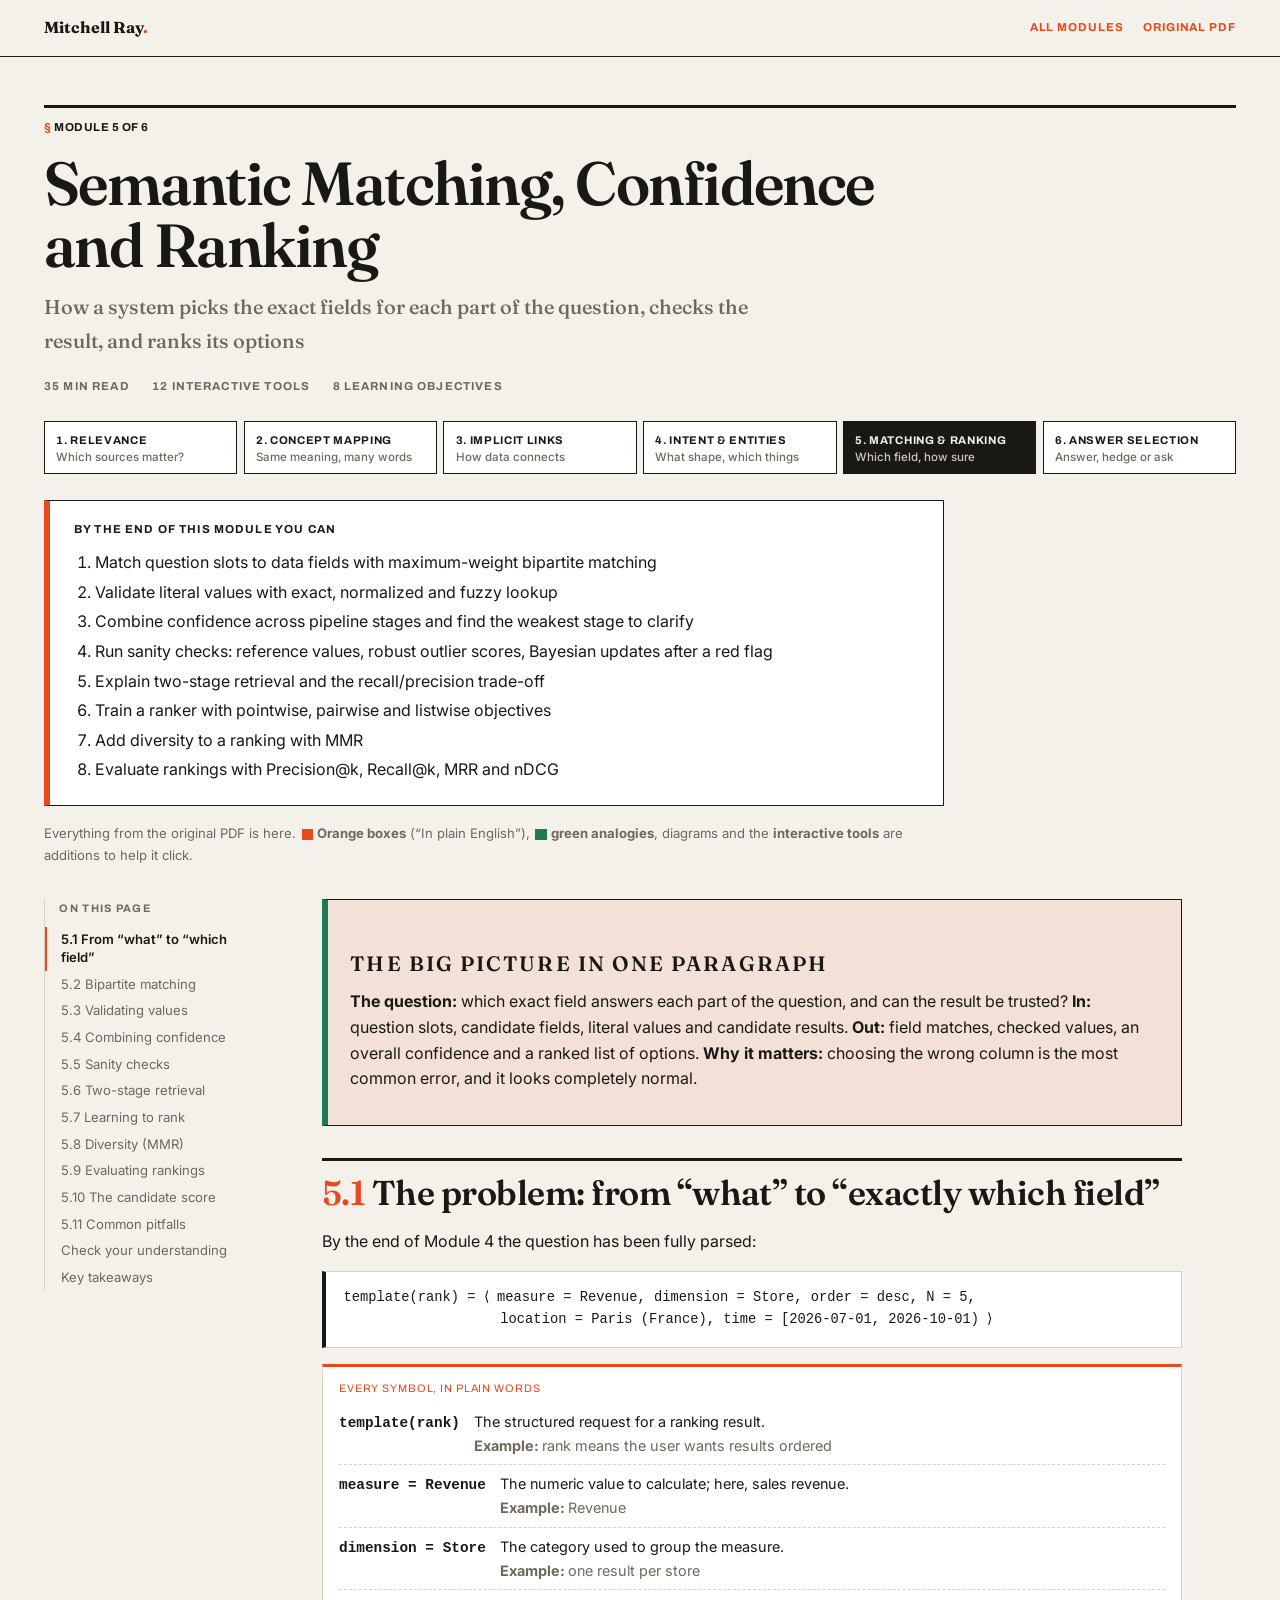
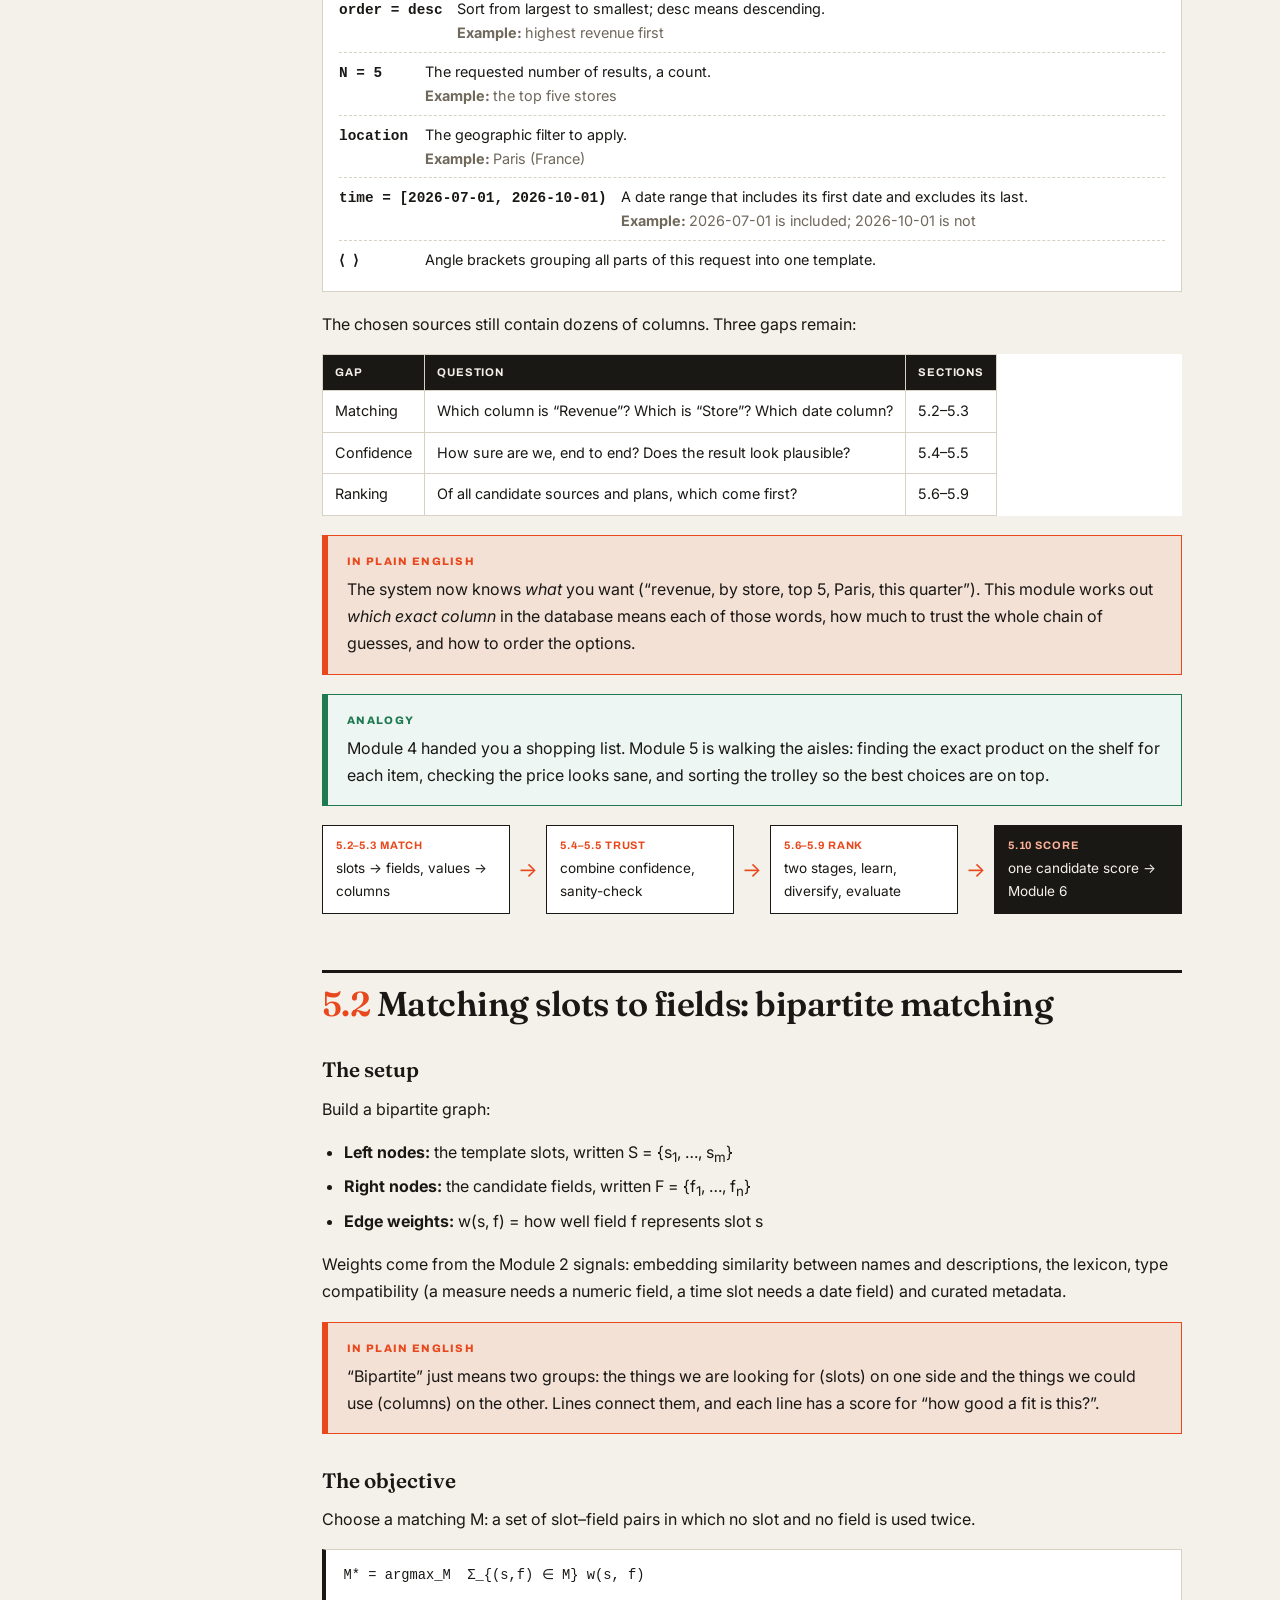
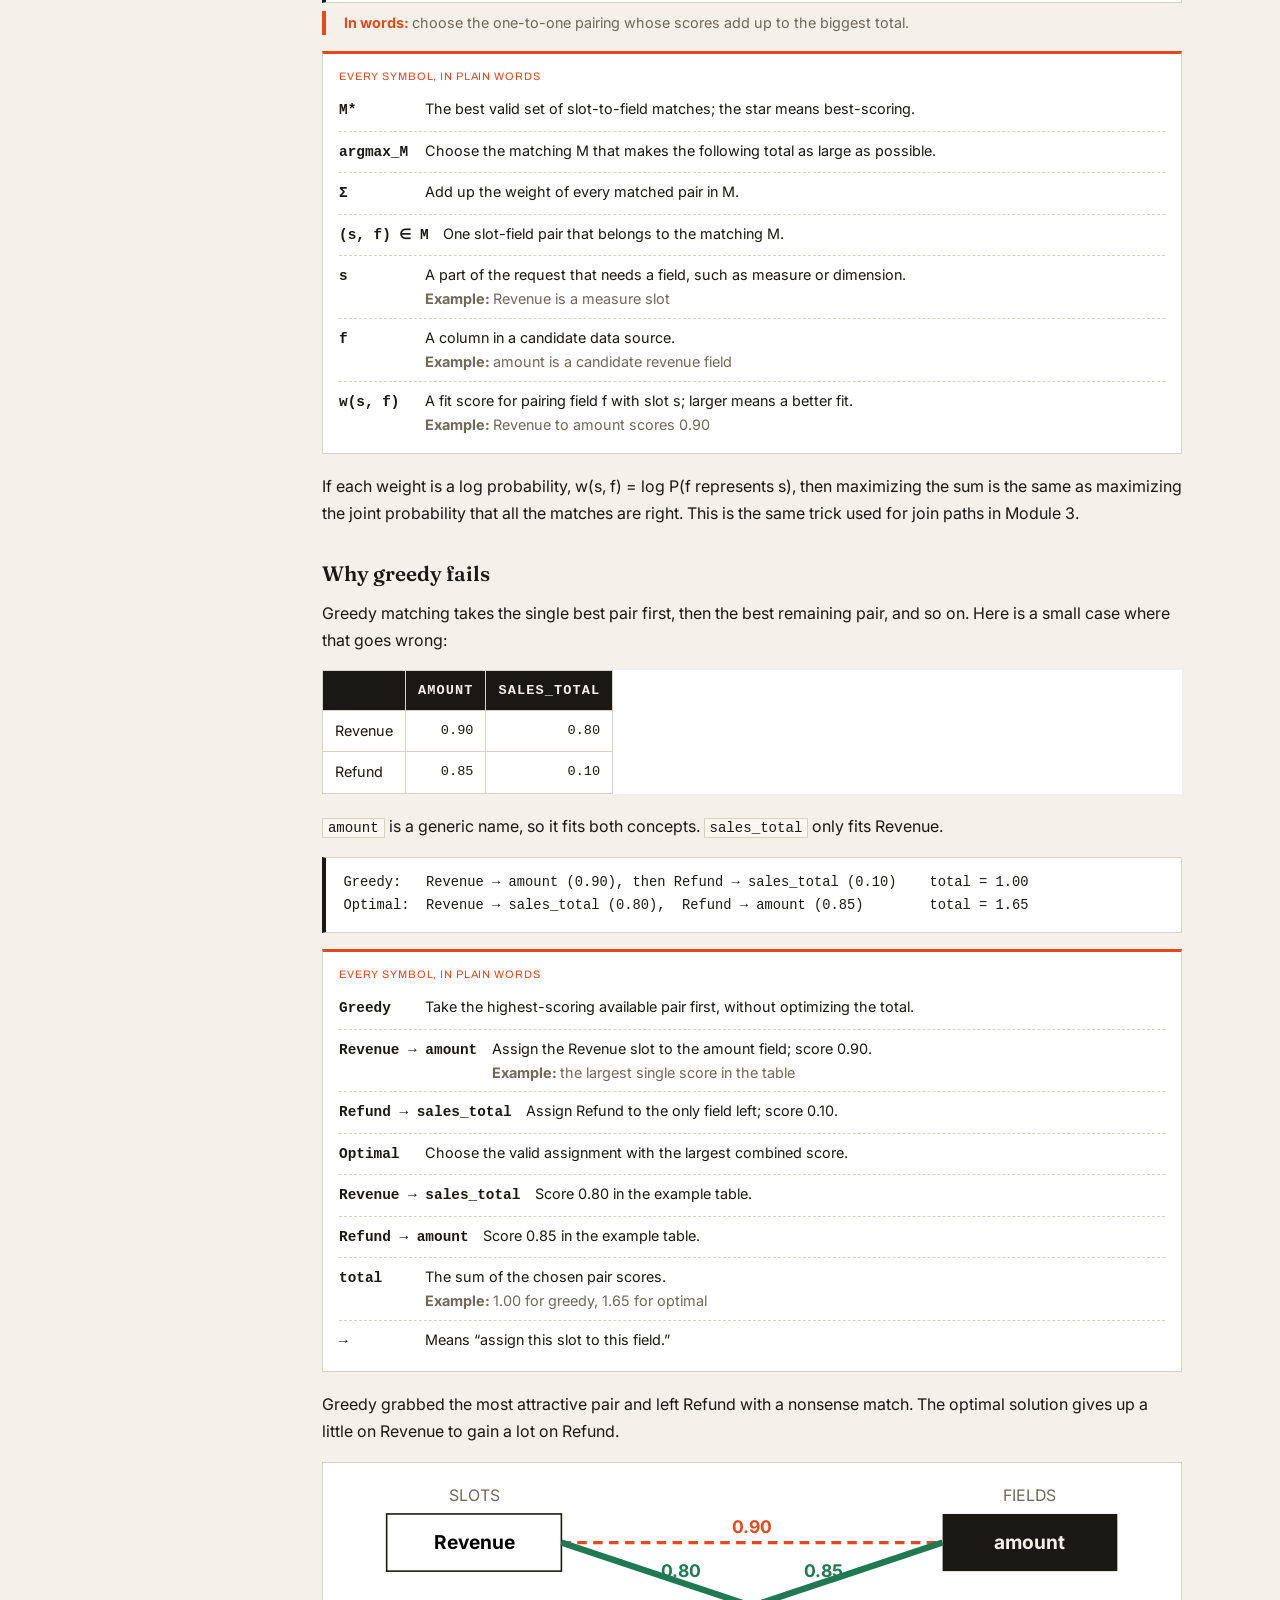
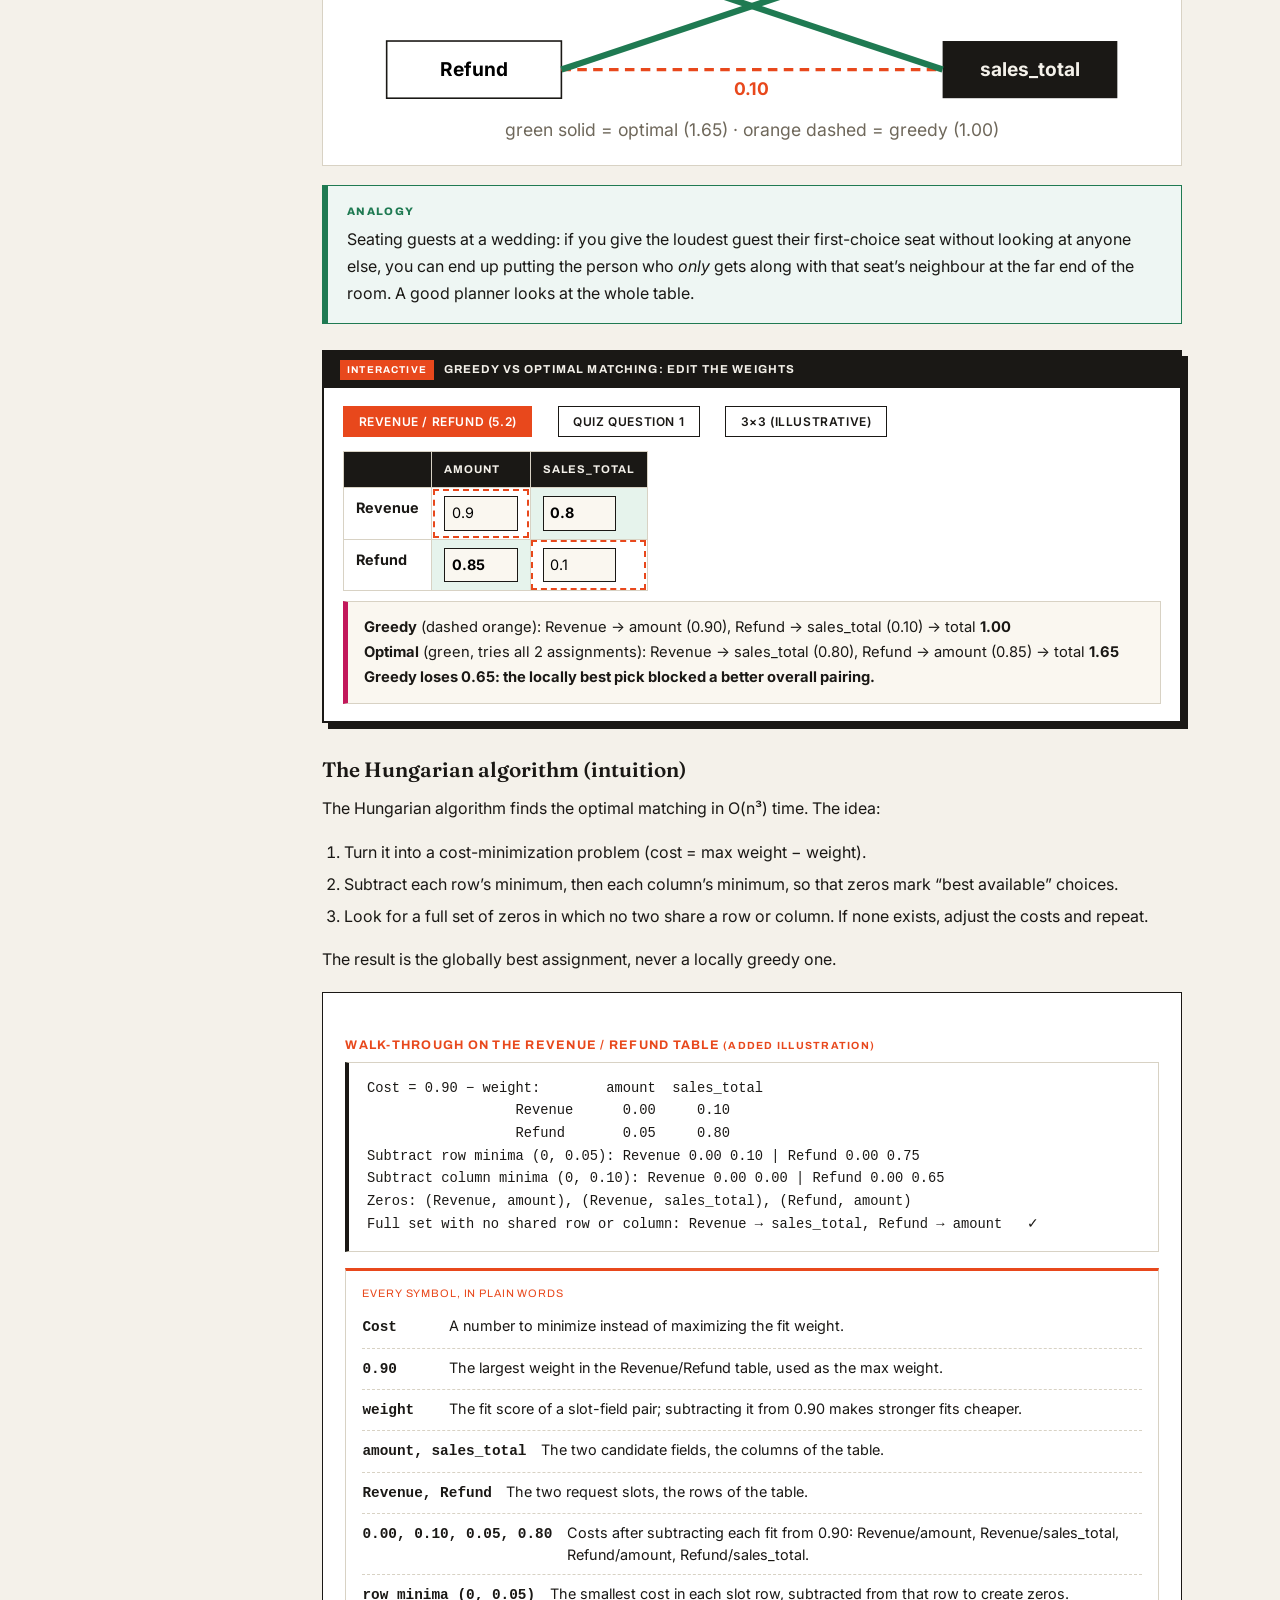
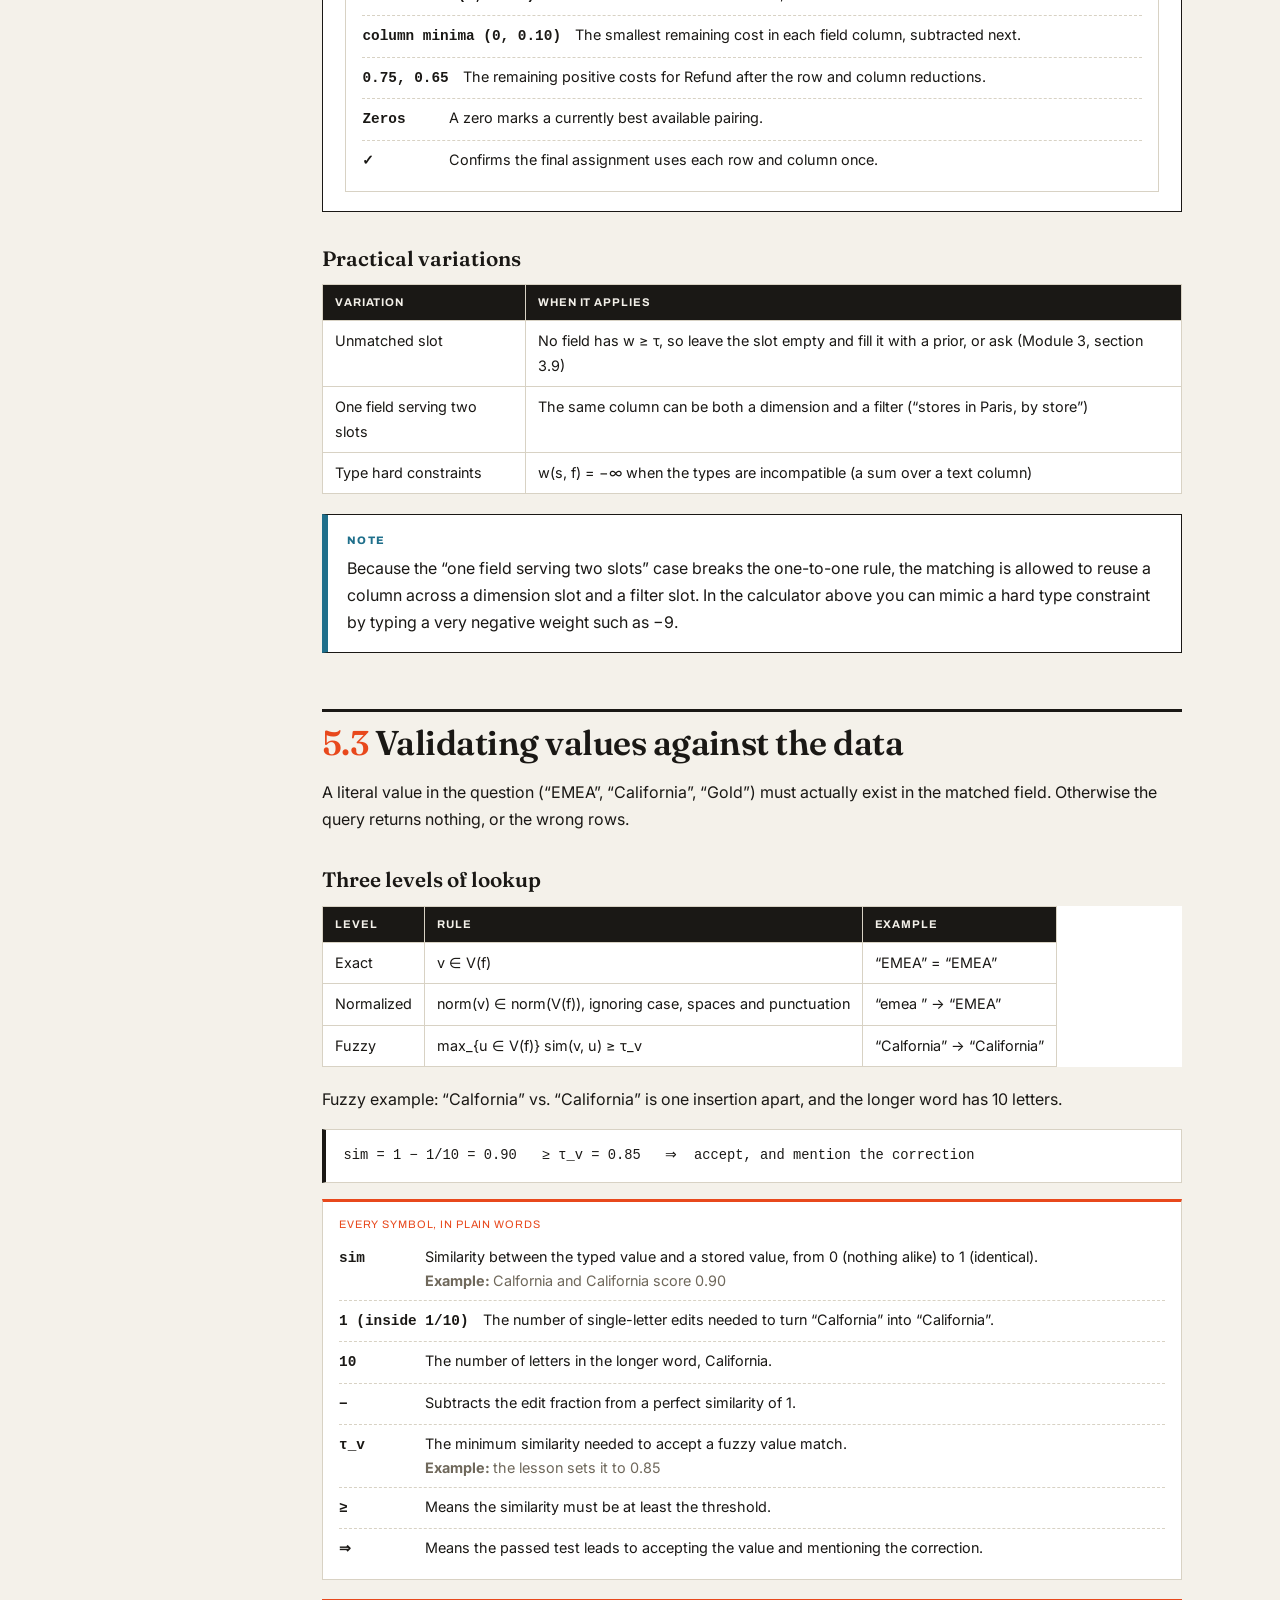
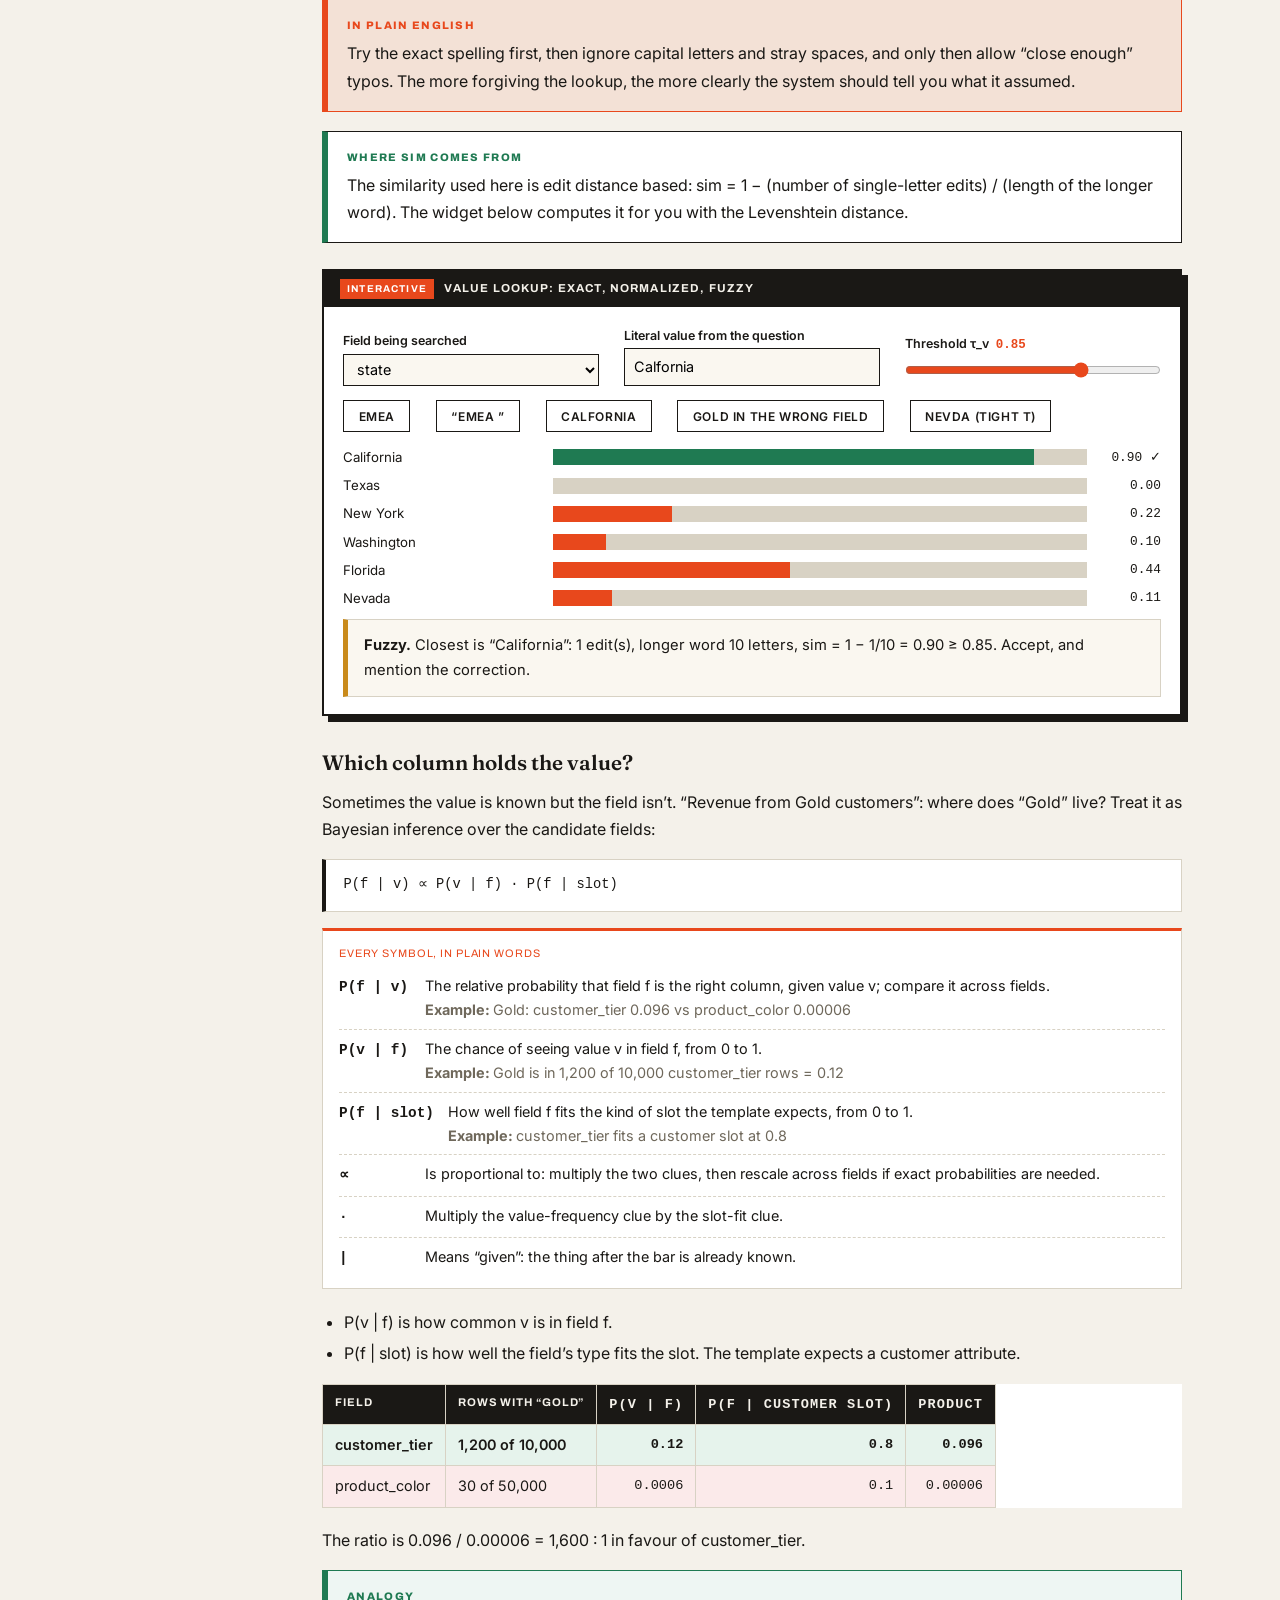
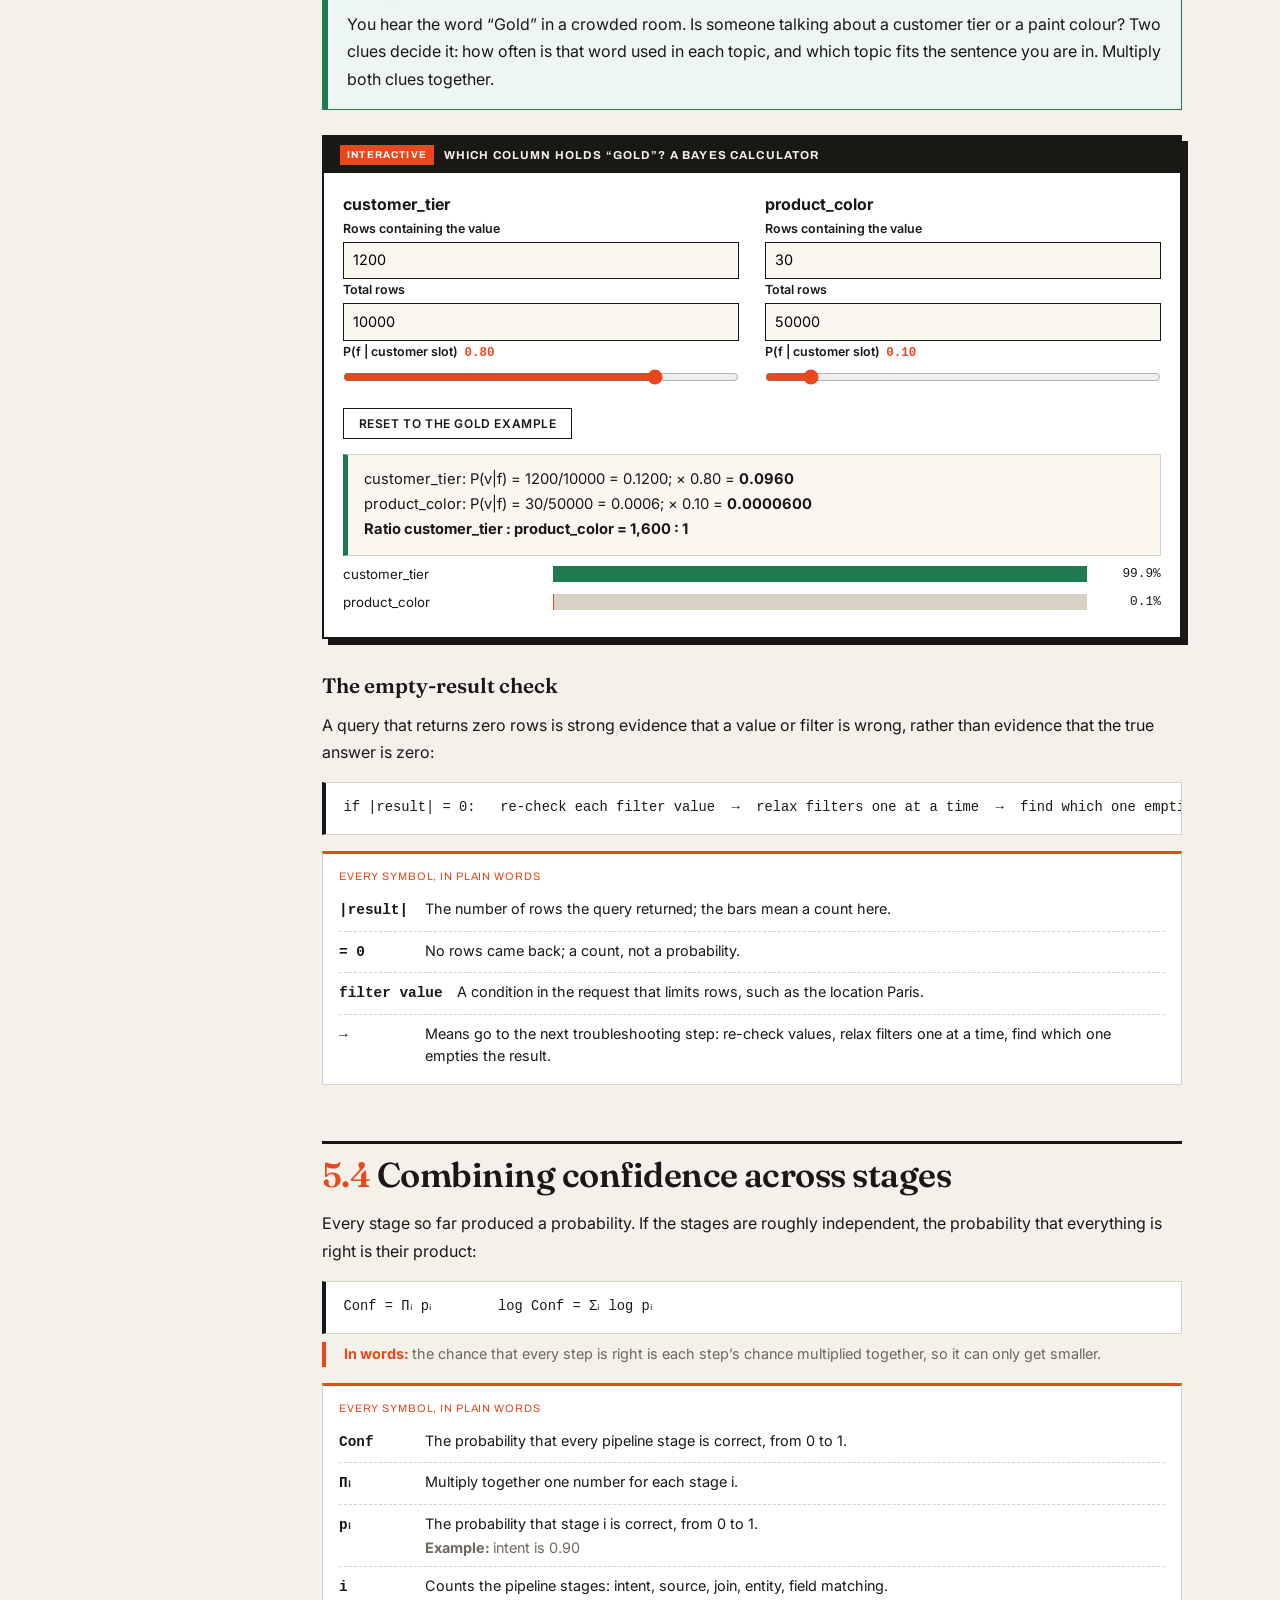
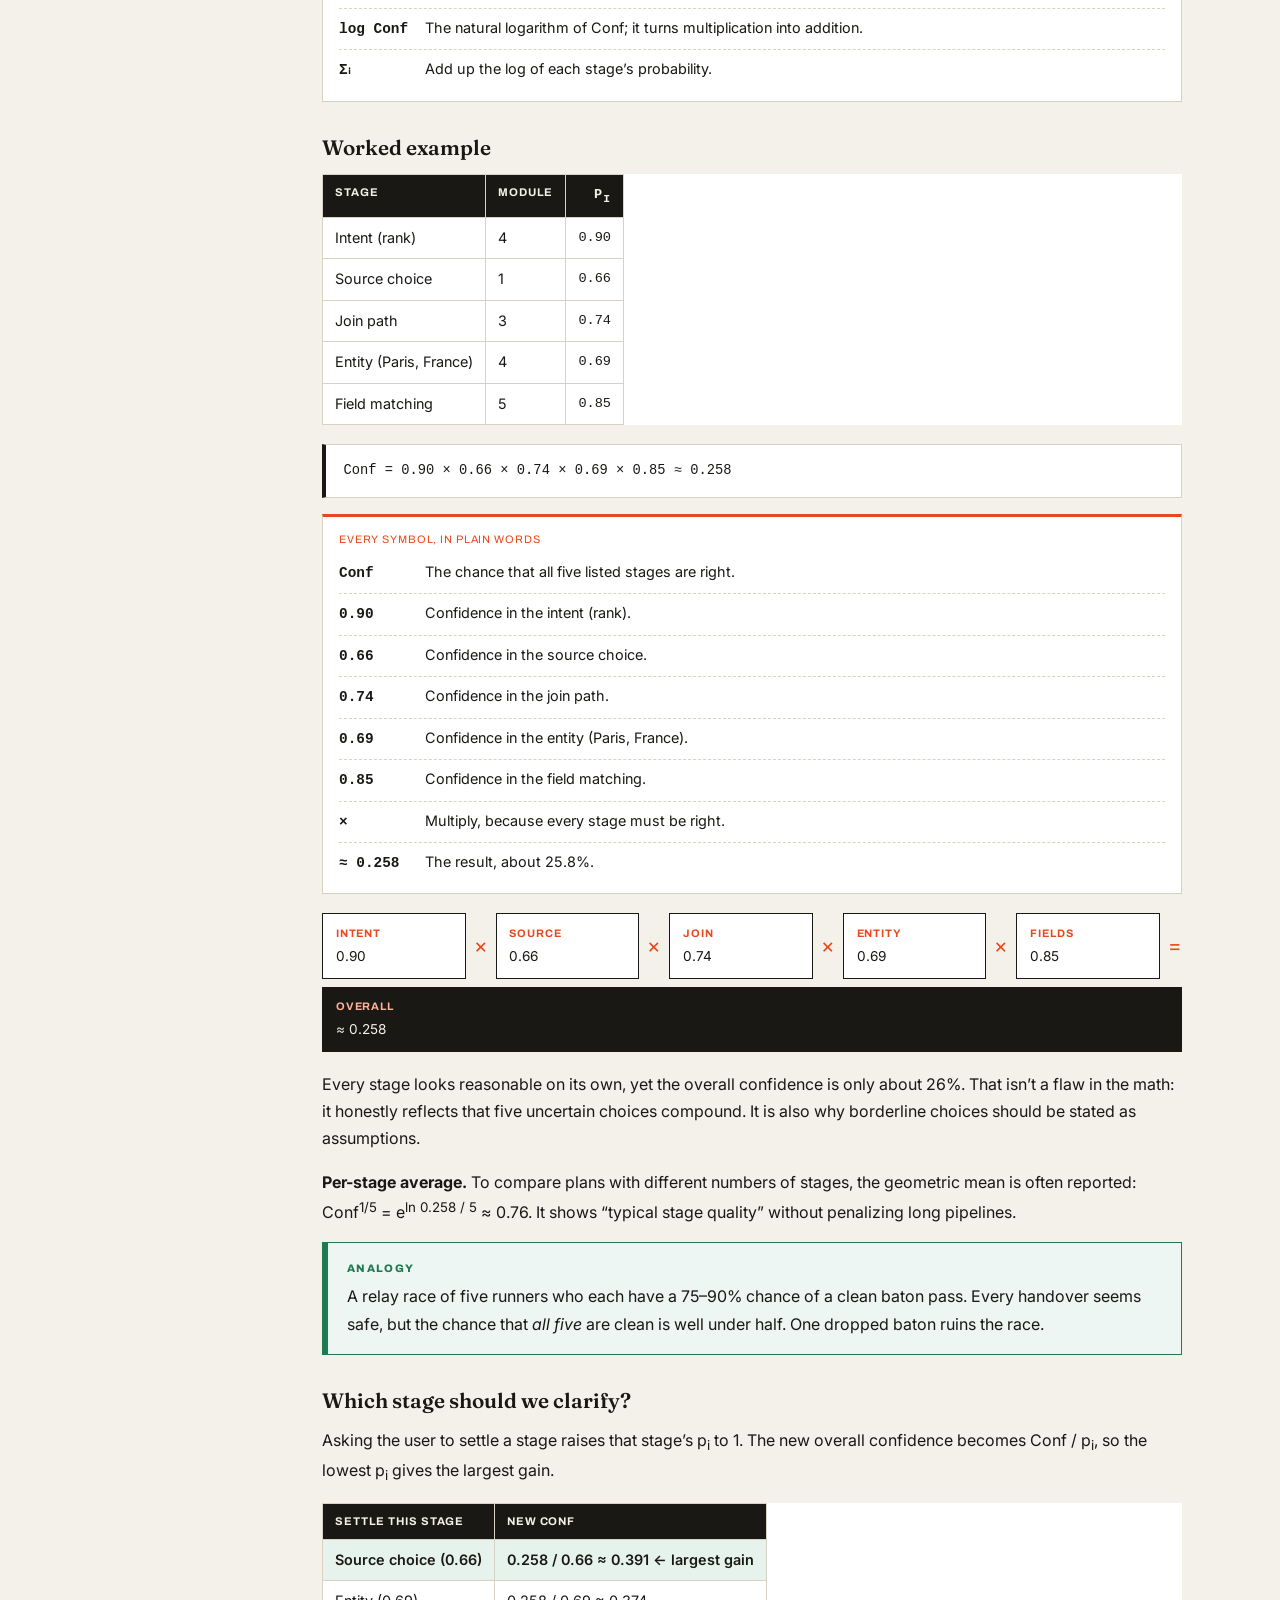
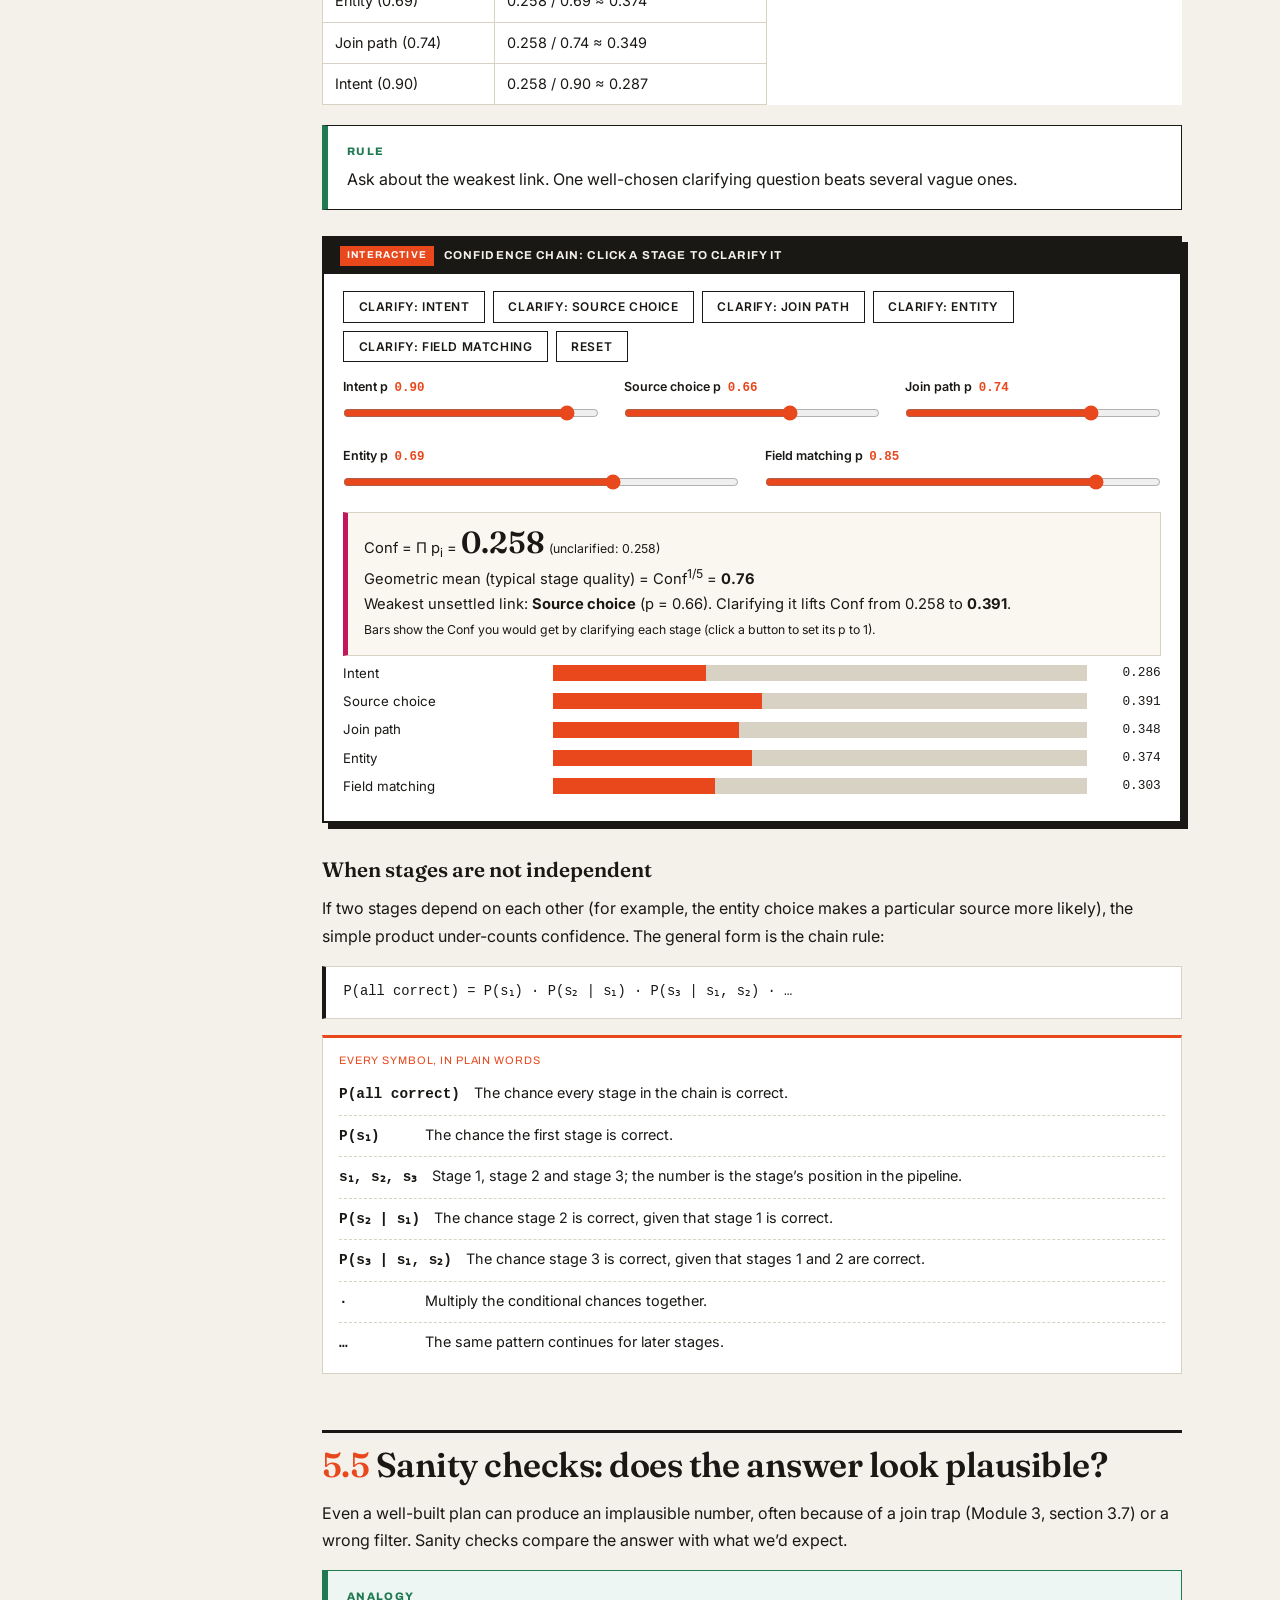
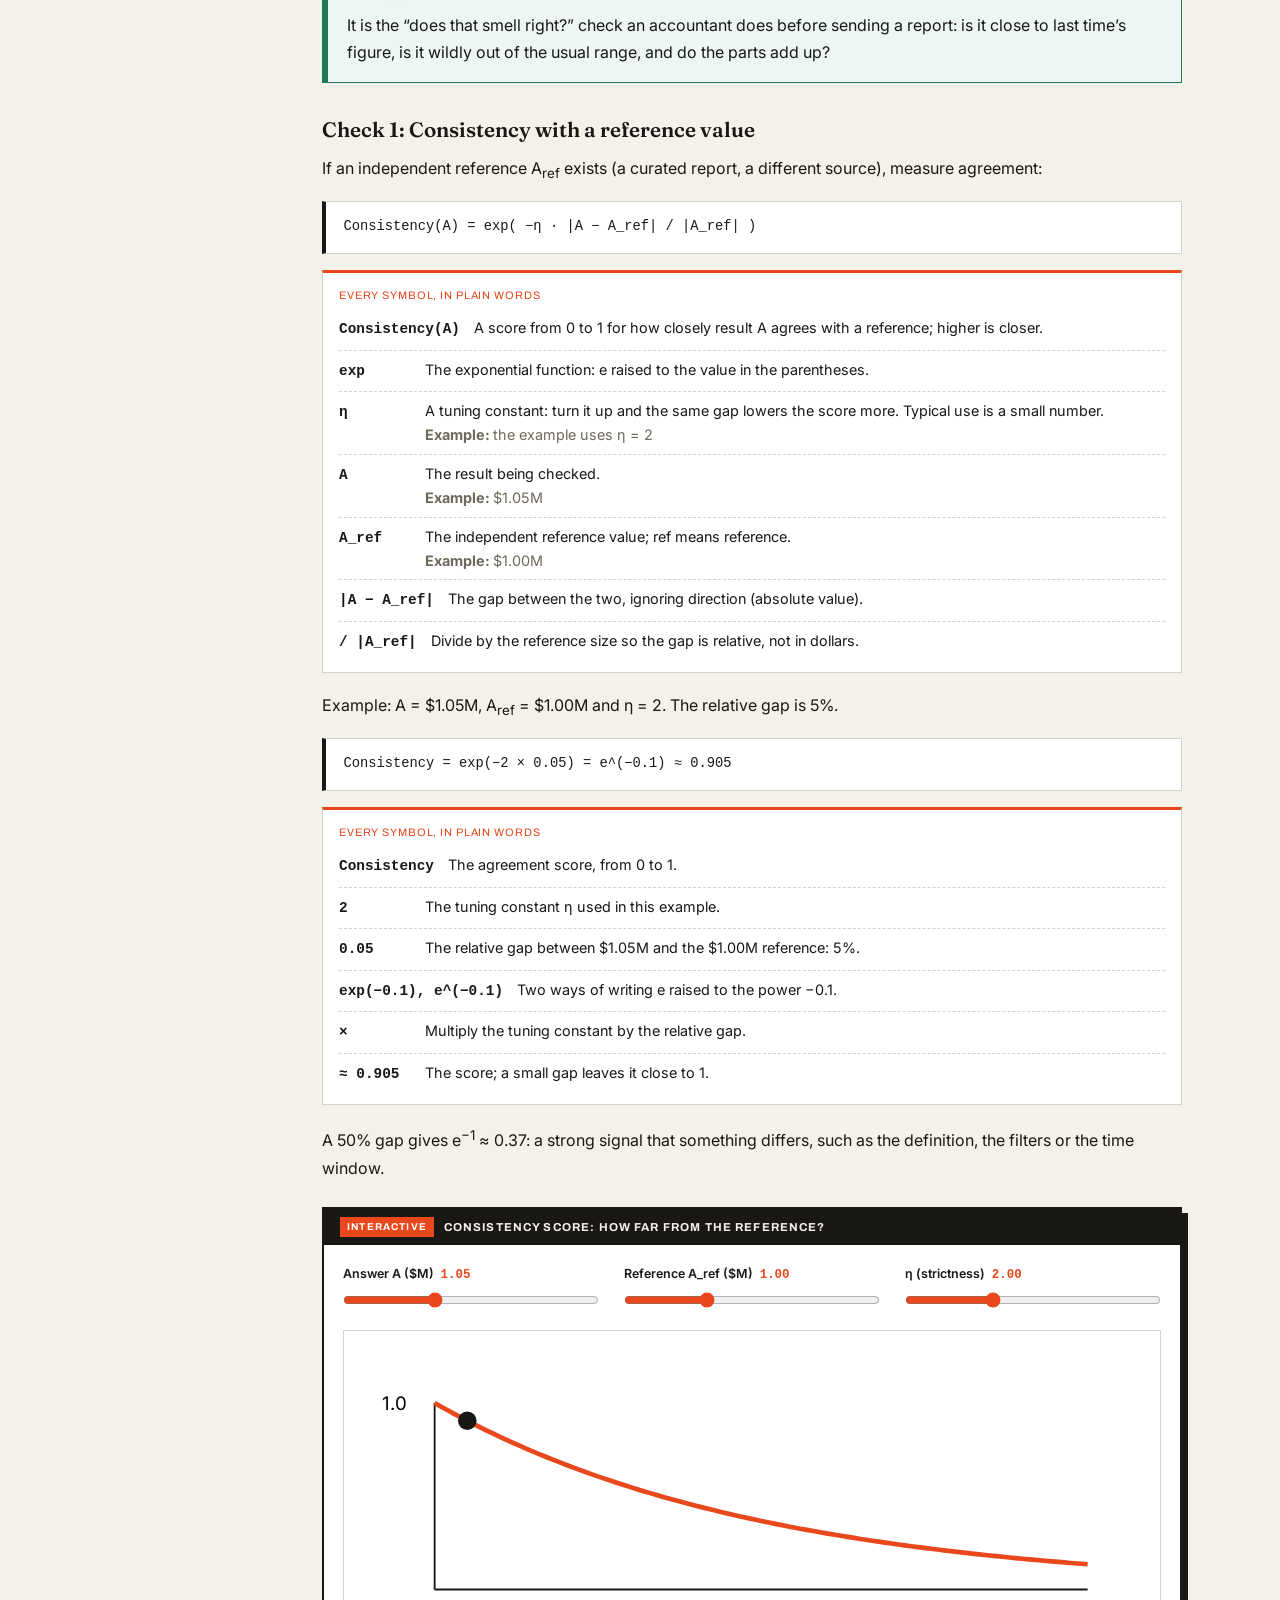
<file: training/m5.html>
<!DOCTYPE html>
<html lang="en">
<head>
<meta charset="UTF-8">
<meta name="viewport" content="width=device-width, initial-scale=1.0">
<meta name="robots" content="noindex, nofollow">
<title>Module 5 | Training</title>
<link rel="stylesheet" href="lesson.css">
<style>
.widget .mt{width:auto;display:block;max-width:100%;overflow-x:auto;margin-bottom:.6rem}
.widget .mt input[type=number]{width:4.6rem;padding:.25rem .4rem}
.widget .mt td.opt{background:#e6f3ec;font-weight:700}
.widget .mt td.grd{outline:2px dashed var(--accent);outline-offset:-3px}
.widget .stg{display:flex;flex-wrap:wrap;gap:.5rem;margin-bottom:.9rem}
.widget .stg button.on{background:var(--green);border-color:var(--green)}
</style>
</head>
<body data-module="5">
<main id="lesson">

<section data-toc="5.1 From &ldquo;what&rdquo; to &ldquo;which field&rdquo;">
<h2><span class="n">5.1</span>The problem: from &ldquo;what&rdquo; to &ldquo;exactly which field&rdquo;</h2>
<p>By the end of Module 4 the question has been fully parsed:</p>
<div class="formula">template(rank) = ⟨ measure = Revenue, dimension = Store, order = desc, N = 5,
                   location = Paris (France), time = [2026-07-01, 2026-10-01) ⟩</div>
<dl class="vars"><div><dt>template(rank)</dt><dd>The structured request for a ranking result. <span class="ex">rank means the user wants results ordered</span></dd></div><div><dt>measure = Revenue</dt><dd>The numeric value to calculate; here, sales revenue. <span class="ex">Revenue</span></dd></div><div><dt>dimension = Store</dt><dd>The category used to group the measure. <span class="ex">one result per store</span></dd></div><div><dt>order = desc</dt><dd>Sort from largest to smallest; desc means descending. <span class="ex">highest revenue first</span></dd></div><div><dt>N = 5</dt><dd>The requested number of results, a count. <span class="ex">the top five stores</span></dd></div><div><dt>location</dt><dd>The geographic filter to apply. <span class="ex">Paris (France)</span></dd></div><div><dt>time = [2026-07-01, 2026-10-01)</dt><dd>A date range that includes its first date and excludes its last. <span class="ex">2026-07-01 is included; 2026-10-01 is not</span></dd></div><div><dt>&lang; &rang;</dt><dd>Angle brackets grouping all parts of this request into one template.</dd></div></dl>
<p>The chosen sources still contain dozens of columns. Three gaps remain:</p>
<table>
<tr><th>Gap</th><th>Question</th><th>Sections</th></tr>
<tr><td>Matching</td><td>Which column is &ldquo;Revenue&rdquo;? Which is &ldquo;Store&rdquo;? Which date column?</td><td>5.2&ndash;5.3</td></tr>
<tr><td>Confidence</td><td>How sure are we, end to end? Does the result look plausible?</td><td>5.4&ndash;5.5</td></tr>
<tr><td>Ranking</td><td>Of all candidate sources and plans, which come first?</td><td>5.6&ndash;5.9</td></tr>
</table>
<div class="callout plain" data-tag="In plain English">
<p>The system now knows <i>what</i> you want (&ldquo;revenue, by store, top 5, Paris, this quarter&rdquo;). This module works out <i>which exact column</i> in the database means each of those words, how much to trust the whole chain of guesses, and how to order the options.</p>
</div>
<div class="callout analogy" data-tag="Analogy">
<p>Module 4 handed you a shopping list. Module 5 is walking the aisles: finding the exact product on the shelf for each item, checking the price looks sane, and sorting the trolley so the best choices are on top.</p>
</div>
<div class="flow">
  <div class="node"><b>5.2&ndash;5.3 Match</b>slots &rarr; fields, values &rarr; columns</div><span class="arrow">&rarr;</span>
  <div class="node"><b>5.4&ndash;5.5 Trust</b>combine confidence, sanity-check</div><span class="arrow">&rarr;</span>
  <div class="node"><b>5.6&ndash;5.9 Rank</b>two stages, learn, diversify, evaluate</div><span class="arrow">&rarr;</span>
  <div class="node hl"><b>5.10 Score</b>one candidate score &rarr; Module 6</div>
</div>
</section>

<section data-toc="5.2 Bipartite matching">
<h2><span class="n">5.2</span>Matching slots to fields: bipartite matching</h2>
<h3>The setup</h3>
<p>Build a bipartite graph:</p>
<ul>
<li><b>Left nodes:</b> the template slots, written S = {s<sub>1</sub>, …, s<sub>m</sub>}</li>
<li><b>Right nodes:</b> the candidate fields, written F = {f<sub>1</sub>, …, f<sub>n</sub>}</li>
<li><b>Edge weights:</b> w(s, f) = how well field f represents slot s</li>
</ul>
<p>Weights come from the Module 2 signals: embedding similarity between names and descriptions, the lexicon, type compatibility (a measure needs a numeric field, a time slot needs a date field) and curated metadata.</p>
<div class="callout plain" data-tag="In plain English">
<p>&ldquo;Bipartite&rdquo; just means two groups: the things we are looking for (slots) on one side and the things we could use (columns) on the other. Lines connect them, and each line has a score for &ldquo;how good a fit is this?&rdquo;.</p>
</div>

<h3>The objective</h3>
<p>Choose a matching M: a set of slot&ndash;field pairs in which no slot and no field is used twice.</p>
<div class="formula">M* = argmax_M  Σ_{(s,f) ∈ M} w(s, f)</div>
<p class="plainline">choose the one-to-one pairing whose scores add up to the biggest total.</p>
<dl class="vars"><div><dt>M*</dt><dd>The best valid set of slot-to-field matches; the star means best-scoring.</dd></div><div><dt>argmax_M</dt><dd>Choose the matching M that makes the following total as large as possible.</dd></div><div><dt>&Sigma;</dt><dd>Add up the weight of every matched pair in M.</dd></div><div><dt>(s, f) &isin; M</dt><dd>One slot-field pair that belongs to the matching M.</dd></div><div><dt>s</dt><dd>A part of the request that needs a field, such as measure or dimension. <span class="ex">Revenue is a measure slot</span></dd></div><div><dt>f</dt><dd>A column in a candidate data source. <span class="ex">amount is a candidate revenue field</span></dd></div><div><dt>w(s, f)</dt><dd>A fit score for pairing field f with slot s; larger means a better fit. <span class="ex">Revenue to amount scores 0.90</span></dd></div></dl>
<p>If each weight is a log probability, w(s, f) = log P(f represents s), then maximizing the sum is the same as maximizing the joint probability that all the matches are right. This is the same trick used for join paths in Module 3.</p>

<h3>Why greedy fails</h3>
<p>Greedy matching takes the single best pair first, then the best remaining pair, and so on. Here is a small case where that goes wrong:</p>
<table>
<tr><th></th><th class="num">amount</th><th class="num">sales_total</th></tr>
<tr><td>Revenue</td><td class="num">0.90</td><td class="num">0.80</td></tr>
<tr><td>Refund</td><td class="num">0.85</td><td class="num">0.10</td></tr>
</table>
<p><code>amount</code> is a generic name, so it fits both concepts. <code>sales_total</code> only fits Revenue.</p>
<div class="formula">Greedy:   Revenue → amount (0.90), then Refund → sales_total (0.10)    total = 1.00
Optimal:  Revenue → sales_total (0.80),  Refund → amount (0.85)        total = 1.65</div>
<dl class="vars"><div><dt>Greedy</dt><dd>Take the highest-scoring available pair first, without optimizing the total.</dd></div><div><dt>Revenue &rarr; amount</dt><dd>Assign the Revenue slot to the amount field; score 0.90. <span class="ex">the largest single score in the table</span></dd></div><div><dt>Refund &rarr; sales_total</dt><dd>Assign Refund to the only field left; score 0.10.</dd></div><div><dt>Optimal</dt><dd>Choose the valid assignment with the largest combined score.</dd></div><div><dt>Revenue &rarr; sales_total</dt><dd>Score 0.80 in the example table.</dd></div><div><dt>Refund &rarr; amount</dt><dd>Score 0.85 in the example table.</dd></div><div><dt>total</dt><dd>The sum of the chosen pair scores. <span class="ex">1.00 for greedy, 1.65 for optimal</span></dd></div><div><dt>&rarr;</dt><dd>Means &ldquo;assign this slot to this field.&rdquo;</dd></div></dl>
<p>Greedy grabbed the most attractive pair and left Refund with a nonsense match. The optimal solution gives up a little on Revenue to gain a lot on Refund.</p>
<div class="diagram"><svg viewBox="0 0 520 170" role="img" aria-label="Bipartite graph of Revenue and Refund to amount and sales_total">
  <g font-size="12">
    <rect x="30" y="22" width="110" height="36" fill="#fff" stroke="#1a1815"/><text x="85" y="44" text-anchor="middle" font-weight="700">Revenue</text>
    <rect x="30" y="102" width="110" height="36" fill="#fff" stroke="#1a1815"/><text x="85" y="124" text-anchor="middle" font-weight="700">Refund</text>
    <rect x="380" y="22" width="110" height="36" fill="#1a1815"/><text x="435" y="44" text-anchor="middle" fill="#f4f1ea" font-weight="700">amount</text>
    <rect x="380" y="102" width="110" height="36" fill="#1a1815"/><text x="435" y="124" text-anchor="middle" fill="#f4f1ea" font-weight="700">sales_total</text>
    <text x="85" y="14" text-anchor="middle" fill="#6f685b" font-size="10">SLOTS</text><text x="435" y="14" text-anchor="middle" fill="#6f685b" font-size="10">FIELDS</text>
  </g>
  <g fill="none" stroke-width="2">
    <path d="M140 40 L380 40" stroke="#e8481c" stroke-dasharray="6 4"/>
    <path d="M140 120 L380 120" stroke="#e8481c" stroke-dasharray="6 4"/>
    <path d="M140 40 L380 120" stroke="#1f7a52" stroke-width="4"/>
    <path d="M140 120 L380 40" stroke="#1f7a52" stroke-width="4"/>
  </g>
  <g font-size="11" font-weight="700">
    <text x="260" y="34" text-anchor="middle" fill="#e8481c">0.90</text>
    <text x="260" y="136" text-anchor="middle" fill="#e8481c">0.10</text>
    <text x="215" y="62" text-anchor="middle" fill="#1f7a52">0.80</text>
    <text x="305" y="62" text-anchor="middle" fill="#1f7a52">0.85</text>
  </g>
  <text x="260" y="162" text-anchor="middle" font-size="11" fill="#6f685b">green solid = optimal (1.65) &middot; orange dashed = greedy (1.00)</text>
</svg></div>
<div class="callout analogy" data-tag="Analogy">
<p>Seating guests at a wedding: if you give the loudest guest their first-choice seat without looking at anyone else, you can end up putting the person who <i>only</i> gets along with that seat&rsquo;s neighbour at the far end of the room. A good planner looks at the whole table.</p>
</div>
<div class="widget" data-w="matching" data-title="Greedy vs optimal matching: edit the weights"></div>

<h3>The Hungarian algorithm (intuition)</h3>
<p>The Hungarian algorithm finds the optimal matching in O(n³) time. The idea:</p>
<ol>
<li>Turn it into a cost-minimization problem (cost = max weight − weight).</li>
<li>Subtract each row&rsquo;s minimum, then each column&rsquo;s minimum, so that zeros mark &ldquo;best available&rdquo; choices.</li>
<li>Look for a full set of zeros in which no two share a row or column. If none exists, adjust the costs and repeat.</li>
</ol>
<p>The result is the globally best assignment, never a locally greedy one.</p>
<div class="worked"><h4>Walk-through on the Revenue / Refund table <small>(added illustration)</small></h4>
<div class="formula">Cost = 0.90 − weight:        amount  sales_total
                  Revenue      0.00     0.10
                  Refund       0.05     0.80
Subtract row minima (0, 0.05): Revenue 0.00 0.10 | Refund 0.00 0.75
Subtract column minima (0, 0.10): Revenue 0.00 0.00 | Refund 0.00 0.65
Zeros: (Revenue, amount), (Revenue, sales_total), (Refund, amount)
Full set with no shared row or column: Revenue → sales_total, Refund → amount   ✓</div>
<dl class="vars"><div><dt>Cost</dt><dd>A number to minimize instead of maximizing the fit weight.</dd></div><div><dt>0.90</dt><dd>The largest weight in the Revenue/Refund table, used as the max weight.</dd></div><div><dt>weight</dt><dd>The fit score of a slot-field pair; subtracting it from 0.90 makes stronger fits cheaper.</dd></div><div><dt>amount, sales_total</dt><dd>The two candidate fields, the columns of the table.</dd></div><div><dt>Revenue, Refund</dt><dd>The two request slots, the rows of the table.</dd></div><div><dt>0.00, 0.10, 0.05, 0.80</dt><dd>Costs after subtracting each fit from 0.90: Revenue/amount, Revenue/sales_total, Refund/amount, Refund/sales_total.</dd></div><div><dt>row minima (0, 0.05)</dt><dd>The smallest cost in each slot row, subtracted from that row to create zeros.</dd></div><div><dt>column minima (0, 0.10)</dt><dd>The smallest remaining cost in each field column, subtracted next.</dd></div><div><dt>0.75, 0.65</dt><dd>The remaining positive costs for Refund after the row and column reductions.</dd></div><div><dt>Zeros</dt><dd>A zero marks a currently best available pairing.</dd></div><div><dt>&check;</dt><dd>Confirms the final assignment uses each row and column once.</dd></div></dl></div>

<h3>Practical variations</h3>
<table>
<tr><th>Variation</th><th>When it applies</th></tr>
<tr><td>Unmatched slot</td><td>No field has w ≥ τ, so leave the slot empty and fill it with a prior, or ask (Module 3, section 3.9)</td></tr>
<tr><td>One field serving two slots</td><td>The same column can be both a dimension and a filter (&ldquo;stores in Paris, by store&rdquo;)</td></tr>
<tr><td>Type hard constraints</td><td>w(s, f) = −∞ when the types are incompatible (a sum over a text column)</td></tr>
</table>
<div class="callout note" data-tag="Note">
<p>Because the &ldquo;one field serving two slots&rdquo; case breaks the one-to-one rule, the matching is allowed to reuse a column across a dimension slot and a filter slot. In the calculator above you can mimic a hard type constraint by typing a very negative weight such as &minus;9.</p>
</div>
</section>

<section data-toc="5.3 Validating values">
<h2><span class="n">5.3</span>Validating values against the data</h2>
<p>A literal value in the question (&ldquo;EMEA&rdquo;, &ldquo;California&rdquo;, &ldquo;Gold&rdquo;) must actually exist in the matched field. Otherwise the query returns nothing, or the wrong rows.</p>
<h3>Three levels of lookup</h3>
<table>
<tr><th>Level</th><th>Rule</th><th>Example</th></tr>
<tr><td>Exact</td><td>v ∈ V(f)</td><td>&ldquo;EMEA&rdquo; = &ldquo;EMEA&rdquo;</td></tr>
<tr><td>Normalized</td><td>norm(v) ∈ norm(V(f)), ignoring case, spaces and punctuation</td><td>&ldquo;emea &rdquo; → &ldquo;EMEA&rdquo;</td></tr>
<tr><td>Fuzzy</td><td>max_{u ∈ V(f)} sim(v, u) ≥ τ_v</td><td>&ldquo;Calfornia&rdquo; → &ldquo;California&rdquo;</td></tr>
</table>
<p>Fuzzy example: &ldquo;Calfornia&rdquo; vs. &ldquo;California&rdquo; is one insertion apart, and the longer word has 10 letters.</p>
<div class="formula">sim = 1 − 1/10 = 0.90   ≥ τ_v = 0.85   ⇒  accept, and mention the correction</div>
<dl class="vars"><div><dt>sim</dt><dd>Similarity between the typed value and a stored value, from 0 (nothing alike) to 1 (identical). <span class="ex">Calfornia and California score 0.90</span></dd></div><div><dt>1 (inside 1/10)</dt><dd>The number of single-letter edits needed to turn &ldquo;Calfornia&rdquo; into &ldquo;California&rdquo;.</dd></div><div><dt>10</dt><dd>The number of letters in the longer word, California.</dd></div><div><dt>&minus;</dt><dd>Subtracts the edit fraction from a perfect similarity of 1.</dd></div><div><dt>&tau;_v</dt><dd>The minimum similarity needed to accept a fuzzy value match. <span class="ex">the lesson sets it to 0.85</span></dd></div><div><dt>&ge;</dt><dd>Means the similarity must be at least the threshold.</dd></div><div><dt>&rArr;</dt><dd>Means the passed test leads to accepting the value and mentioning the correction.</dd></div></dl>
<div class="callout plain" data-tag="In plain English">
<p>Try the exact spelling first, then ignore capital letters and stray spaces, and only then allow &ldquo;close enough&rdquo; typos. The more forgiving the lookup, the more clearly the system should tell you what it assumed.</p>
</div>
<div class="callout key" data-tag="Where sim comes from">
<p>The similarity used here is edit distance based: sim = 1 &minus; (number of single-letter edits) / (length of the longer word). The widget below computes it for you with the Levenshtein distance.</p>
</div>
<div class="widget" data-w="lookup" data-title="Value lookup: exact, normalized, fuzzy"></div>

<h3>Which column holds the value?</h3>
<p>Sometimes the value is known but the field isn&rsquo;t. &ldquo;Revenue from Gold customers&rdquo;: where does &ldquo;Gold&rdquo; live? Treat it as Bayesian inference over the candidate fields:</p>
<div class="formula">P(f | v) ∝ P(v | f) · P(f | slot)</div>
<dl class="vars"><div><dt>P(f | v)</dt><dd>The relative probability that field f is the right column, given value v; compare it across fields. <span class="ex">Gold: customer_tier 0.096 vs product_color 0.00006</span></dd></div><div><dt>P(v | f)</dt><dd>The chance of seeing value v in field f, from 0 to 1. <span class="ex">Gold is in 1,200 of 10,000 customer_tier rows = 0.12</span></dd></div><div><dt>P(f | slot)</dt><dd>How well field f fits the kind of slot the template expects, from 0 to 1. <span class="ex">customer_tier fits a customer slot at 0.8</span></dd></div><div><dt>&prop;</dt><dd>Is proportional to: multiply the two clues, then rescale across fields if exact probabilities are needed.</dd></div><div><dt>&middot;</dt><dd>Multiply the value-frequency clue by the slot-fit clue.</dd></div><div><dt>|</dt><dd>Means &ldquo;given&rdquo;: the thing after the bar is already known.</dd></div></dl>
<ul>
<li>P(v | f) is how common v is in field f.</li>
<li>P(f | slot) is how well the field&rsquo;s type fits the slot. The template expects a customer attribute.</li>
</ul>
<table>
<tr><th>Field</th><th>Rows with &ldquo;Gold&rdquo;</th><th class="num">P(v | f)</th><th class="num">P(f | customer slot)</th><th class="num">Product</th></tr>
<tr class="win"><td>customer_tier</td><td>1,200 of 10,000</td><td class="num">0.12</td><td class="num">0.8</td><td class="num">0.096</td></tr>
<tr class="lose"><td>product_color</td><td>30 of 50,000</td><td class="num">0.0006</td><td class="num">0.1</td><td class="num">0.00006</td></tr>
</table>
<p>The ratio is 0.096 / 0.00006 = 1,600 : 1 in favour of customer_tier.</p>
<div class="callout analogy" data-tag="Analogy">
<p>You hear the word &ldquo;Gold&rdquo; in a crowded room. Is someone talking about a customer tier or a paint colour? Two clues decide it: how often is that word used in each topic, and which topic fits the sentence you are in. Multiply both clues together.</p>
</div>
<div class="widget" data-w="whichcol" data-title="Which column holds &ldquo;Gold&rdquo;? A Bayes calculator"></div>

<h3>The empty-result check</h3>
<p>A query that returns zero rows is strong evidence that a value or filter is wrong, rather than evidence that the true answer is zero:</p>
<div class="formula">if |result| = 0:   re-check each filter value  →  relax filters one at a time  →  find which one empties the result</div>
<dl class="vars"><div><dt>|result|</dt><dd>The number of rows the query returned; the bars mean a count here.</dd></div><div><dt>= 0</dt><dd>No rows came back; a count, not a probability.</dd></div><div><dt>filter value</dt><dd>A condition in the request that limits rows, such as the location Paris.</dd></div><div><dt>&rarr;</dt><dd>Means go to the next troubleshooting step: re-check values, relax filters one at a time, find which one empties the result.</dd></div></dl>
</section>

<section data-toc="5.4 Combining confidence">
<h2><span class="n">5.4</span>Combining confidence across stages</h2>
<p>Every stage so far produced a probability. If the stages are roughly independent, the probability that everything is right is their product:</p>
<div class="formula">Conf = Πᵢ pᵢ        log Conf = Σᵢ log pᵢ</div>
<p class="plainline">the chance that every step is right is each step&rsquo;s chance multiplied together, so it can only get smaller.</p>
<dl class="vars"><div><dt>Conf</dt><dd>The probability that every pipeline stage is correct, from 0 to 1.</dd></div><div><dt>&Pi;&#7522;</dt><dd>Multiply together one number for each stage i.</dd></div><div><dt>p&#7522;</dt><dd>The probability that stage i is correct, from 0 to 1. <span class="ex">intent is 0.90</span></dd></div><div><dt>i</dt><dd>Counts the pipeline stages: intent, source, join, entity, field matching.</dd></div><div><dt>log Conf</dt><dd>The natural logarithm of Conf; it turns multiplication into addition.</dd></div><div><dt>&Sigma;&#7522;</dt><dd>Add up the log of each stage&rsquo;s probability.</dd></div></dl>
<h3>Worked example</h3>
<table>
<tr><th>Stage</th><th>Module</th><th class="num">p<sub>i</sub></th></tr>
<tr><td>Intent (rank)</td><td>4</td><td class="num">0.90</td></tr>
<tr><td>Source choice</td><td>1</td><td class="num">0.66</td></tr>
<tr><td>Join path</td><td>3</td><td class="num">0.74</td></tr>
<tr><td>Entity (Paris, France)</td><td>4</td><td class="num">0.69</td></tr>
<tr><td>Field matching</td><td>5</td><td class="num">0.85</td></tr>
</table>
<div class="formula">Conf = 0.90 × 0.66 × 0.74 × 0.69 × 0.85 ≈ 0.258</div>
<dl class="vars"><div><dt>Conf</dt><dd>The chance that all five listed stages are right.</dd></div><div><dt>0.90</dt><dd>Confidence in the intent (rank).</dd></div><div><dt>0.66</dt><dd>Confidence in the source choice.</dd></div><div><dt>0.74</dt><dd>Confidence in the join path.</dd></div><div><dt>0.69</dt><dd>Confidence in the entity (Paris, France).</dd></div><div><dt>0.85</dt><dd>Confidence in the field matching.</dd></div><div><dt>&times;</dt><dd>Multiply, because every stage must be right.</dd></div><div><dt>&approx; 0.258</dt><dd>The result, about 25.8%.</dd></div></dl>
<div class="flow">
  <div class="node"><b>Intent</b>0.90</div><span class="arrow">&times;</span>
  <div class="node"><b>Source</b>0.66</div><span class="arrow">&times;</span>
  <div class="node"><b>Join</b>0.74</div><span class="arrow">&times;</span>
  <div class="node"><b>Entity</b>0.69</div><span class="arrow">&times;</span>
  <div class="node"><b>Fields</b>0.85</div><span class="arrow">=</span>
  <div class="node hl"><b>Overall</b>&asymp; 0.258</div>
</div>
<p>Every stage looks reasonable on its own, yet the overall confidence is only about 26%. That isn&rsquo;t a flaw in the math: it honestly reflects that five uncertain choices compound. It is also why borderline choices should be stated as assumptions.</p>
<p><b>Per-stage average.</b> To compare plans with different numbers of stages, the geometric mean is often reported: Conf<sup>1/5</sup> = e<sup>ln 0.258 / 5</sup> ≈ 0.76. It shows &ldquo;typical stage quality&rdquo; without penalizing long pipelines.</p>
<div class="callout analogy" data-tag="Analogy">
<p>A relay race of five runners who each have a 75&ndash;90% chance of a clean baton pass. Every handover seems safe, but the chance that <i>all five</i> are clean is well under half. One dropped baton ruins the race.</p>
</div>

<h3>Which stage should we clarify?</h3>
<p>Asking the user to settle a stage raises that stage&rsquo;s p<sub>i</sub> to 1. The new overall confidence becomes Conf / p<sub>i</sub>, so the lowest p<sub>i</sub> gives the largest gain.</p>
<table>
<tr><th>Settle this stage</th><th>New Conf</th></tr>
<tr class="win"><td>Source choice (0.66)</td><td>0.258 / 0.66 ≈ 0.391 ← largest gain</td></tr>
<tr><td>Entity (0.69)</td><td>0.258 / 0.69 ≈ 0.374</td></tr>
<tr><td>Join path (0.74)</td><td>0.258 / 0.74 ≈ 0.349</td></tr>
<tr><td>Intent (0.90)</td><td>0.258 / 0.90 ≈ 0.287</td></tr>
</table>
<div class="callout key" data-tag="Rule"><p>Ask about the weakest link. One well-chosen clarifying question beats several vague ones.</p></div>
<div class="widget" data-w="chain" data-title="Confidence chain: click a stage to clarify it"></div>

<h3>When stages are not independent</h3>
<p>If two stages depend on each other (for example, the entity choice makes a particular source more likely), the simple product under-counts confidence. The general form is the chain rule:</p>
<div class="formula">P(all correct) = P(s₁) · P(s₂ | s₁) · P(s₃ | s₁, s₂) · …</div>
<dl class="vars"><div><dt>P(all correct)</dt><dd>The chance every stage in the chain is correct.</dd></div><div><dt>P(s&#8321;)</dt><dd>The chance the first stage is correct.</dd></div><div><dt>s&#8321;, s&#8322;, s&#8323;</dt><dd>Stage 1, stage 2 and stage 3; the number is the stage&rsquo;s position in the pipeline.</dd></div><div><dt>P(s&#8322; | s&#8321;)</dt><dd>The chance stage 2 is correct, given that stage 1 is correct.</dd></div><div><dt>P(s&#8323; | s&#8321;, s&#8322;)</dt><dd>The chance stage 3 is correct, given that stages 1 and 2 are correct.</dd></div><div><dt>&middot;</dt><dd>Multiply the conditional chances together.</dd></div><div><dt>&hellip;</dt><dd>The same pattern continues for later stages.</dd></div></dl>
</section>

<section data-toc="5.5 Sanity checks">
<h2><span class="n">5.5</span>Sanity checks: does the answer look plausible?</h2>
<p>Even a well-built plan can produce an implausible number, often because of a join trap (Module 3, section 3.7) or a wrong filter. Sanity checks compare the answer with what we&rsquo;d expect.</p>
<div class="callout analogy" data-tag="Analogy"><p>It is the &ldquo;does that smell right?&rdquo; check an accountant does before sending a report: is it close to last time&rsquo;s figure, is it wildly out of the usual range, and do the parts add up?</p></div>

<h3>Check 1: Consistency with a reference value</h3>
<p>If an independent reference A<sub>ref</sub> exists (a curated report, a different source), measure agreement:</p>
<div class="formula">Consistency(A) = exp( −η · |A − A_ref| / |A_ref| )</div>
<dl class="vars"><div><dt>Consistency(A)</dt><dd>A score from 0 to 1 for how closely result A agrees with a reference; higher is closer.</dd></div><div><dt>exp</dt><dd>The exponential function: e raised to the value in the parentheses.</dd></div><div><dt>&eta;</dt><dd>A tuning constant: turn it up and the same gap lowers the score more. Typical use is a small number. <span class="ex">the example uses &eta; = 2</span></dd></div><div><dt>A</dt><dd>The result being checked. <span class="ex">$1.05M</span></dd></div><div><dt>A_ref</dt><dd>The independent reference value; ref means reference. <span class="ex">$1.00M</span></dd></div><div><dt>|A &minus; A_ref|</dt><dd>The gap between the two, ignoring direction (absolute value).</dd></div><div><dt>/ |A_ref|</dt><dd>Divide by the reference size so the gap is relative, not in dollars.</dd></div></dl>
<p>Example: A = $1.05M, A<sub>ref</sub> = $1.00M and η = 2. The relative gap is 5%.</p>
<div class="formula">Consistency = exp(−2 × 0.05) = e^(−0.1) ≈ 0.905</div>
<dl class="vars"><div><dt>Consistency</dt><dd>The agreement score, from 0 to 1.</dd></div><div><dt>2</dt><dd>The tuning constant &eta; used in this example.</dd></div><div><dt>0.05</dt><dd>The relative gap between $1.05M and the $1.00M reference: 5%.</dd></div><div><dt>exp(&minus;0.1), e^(&minus;0.1)</dt><dd>Two ways of writing e raised to the power &minus;0.1.</dd></div><div><dt>&times;</dt><dd>Multiply the tuning constant by the relative gap.</dd></div><div><dt>&approx; 0.905</dt><dd>The score; a small gap leaves it close to 1.</dd></div></dl>
<p>A 50% gap gives e<sup>−1</sup> ≈ 0.37: a strong signal that something differs, such as the definition, the filters or the time window.</p>
<div class="widget" data-w="consistency" data-title="Consistency score: how far from the reference?"></div>

<h3>Check 2: Robust outlier score</h3>
<p>Compare the result with the history of the same metric. Plain z-scores are distorted by past outliers, so use the median and the median absolute deviation (MAD):</p>
<div class="formula">modified z = 0.6745 · (x − median) / MAD          flag if |modified z| > 3.5</div>
<dl class="vars"><div><dt>modified z</dt><dd>A robust outlier score: how many typical wiggles the new value is from the historical median.</dd></div><div><dt>0.6745</dt><dd>A fixed scaling constant that makes the median-based score comparable to an ordinary z-score.</dd></div><div><dt>x</dt><dd>The new value being checked. <span class="ex">$3.10M</span></dd></div><div><dt>median</dt><dd>The middle value of the metric&rsquo;s history. <span class="ex">$1.00M</span></dd></div><div><dt>MAD</dt><dd>Median absolute deviation: the typical size of past gaps from the median. <span class="ex">$0.08M</span></dd></div><div><dt>|modified z|</dt><dd>The score ignoring its sign, so too high and too low both count.</dd></div><div><dt>&gt; 3.5</dt><dd>The flag threshold: more than 3.5 typical wiggles from normal.</dd></div></dl>
<p>Example: monthly revenue has a historical median of $1.00M and a MAD of $0.08M. The new result is $3.10M.</p>
<div class="formula">modified z = 0.6745 × (3.10 − 1.00) / 0.08 = 0.6745 × 26.25 ≈ 17.7   ⇒  flag</div>
<dl class="vars"><div><dt>modified z</dt><dd>The robust outlier score for this new revenue figure.</dd></div><div><dt>0.6745</dt><dd>The fixed scaling constant.</dd></div><div><dt>3.10</dt><dd>The new monthly revenue, in $ millions.</dd></div><div><dt>1.00</dt><dd>The historical median monthly revenue, in $ millions.</dd></div><div><dt>0.08</dt><dd>The historical MAD, in $ millions.</dd></div><div><dt>26.25</dt><dd>The gap (3.10 &minus; 1.00 = 2.10) divided by 0.08.</dd></div><div><dt>&approx; 17.7</dt><dd>The final score, far above the 3.5 threshold.</dd></div><div><dt>&rArr; flag</dt><dd>The high score raises a warning to investigate the query.</dd></div></dl>
<p>A value of about 3× normal is the classic signature of a fan-out join (Module 3).</p>
<div class="callout plain" data-tag="In plain English"><p>&ldquo;MAD&rdquo; is the typical wiggle of the metric month to month. The modified z-score counts how many typical wiggles away the new number is. Beyond about 3.5 wiggles, something is probably wrong with the query, not the business.</p></div>
<div class="widget" data-w="outlier" data-title="Robust outlier score (median &amp; MAD)"></div>

<h3>Check 3: Structural invariants</h3>
<p>These are rules that must always hold:</p>
<table>
<tr><th>Invariant</th><th>Violation suggests</th></tr>
<tr><td>COUNT(DISTINCT customers) ≤ total customers</td><td>Duplicated rows</td></tr>
<tr><td>Shares of a whole sum to ≈ 100%</td><td>Overlapping categories, or missing ones</td></tr>
<tr><td>Non-negative measures stay ≥ 0</td><td>Sign errors, refunds mixed in</td></tr>
<tr><td>Sub-totals add up to the total</td><td>Inconsistent filters across parts</td></tr>
<tr><td>A rate stays between 0 and 1</td><td>Numerator and denominator at different grains</td></tr>
</table>

<h3>Updating confidence after a red flag</h3>
<p>A failed check is evidence. Use Bayes&rsquo; rule to update the prior confidence:</p>
<div class="formula">P(correct | flag) = P(flag | correct) · P(correct) / P(flag)</div>
<dl class="vars"><div><dt>P(correct | flag)</dt><dd>The updated chance the answer is correct after the flag fired.</dd></div><div><dt>P(flag | correct)</dt><dd>The chance the flag fires even though the answer is correct (a false alarm). <span class="ex">0.02</span></dd></div><div><dt>P(correct)</dt><dd>The prior chance the answer is correct, before the check. <span class="ex">0.8</span></dd></div><div><dt>P(flag)</dt><dd>The overall chance the flag fires, counting both correct and wrong answers.</dd></div><div><dt>|</dt><dd>Means &ldquo;given&rdquo;: the event after the bar is already known.</dd></div><div><dt>&middot; and /</dt><dd>Multiply the likelihood by the prior, then divide by the overall flag chance.</dd></div></dl>
<p>Example: prior P(correct) = 0.8. Correct answers rarely trigger the flag, so P(flag | correct) = 0.02. Wrong answers often do, so P(flag | wrong) = 0.5.</p>
<div class="formula">P(flag) = 0.02 × 0.8 + 0.5 × 0.2 = 0.016 + 0.100 = 0.116
P(correct | flag) = 0.016 / 0.116 ≈ 0.14</div>
<dl class="vars"><div><dt>P(flag)</dt><dd>The overall chance the flag fires.</dd></div><div><dt>0.02</dt><dd>Chance of a flag when the answer is correct.</dd></div><div><dt>0.8</dt><dd>The prior chance the answer is correct.</dd></div><div><dt>0.5</dt><dd>Chance of a flag when the answer is wrong.</dd></div><div><dt>0.2</dt><dd>The chance the answer is wrong (1 &minus; 0.8).</dd></div><div><dt>0.016, 0.100</dt><dd>Flags coming from correct answers and from wrong answers.</dd></div><div><dt>0.116</dt><dd>The total flag chance, 11.6%.</dd></div><div><dt>P(correct | flag)</dt><dd>The updated chance of being correct after seeing the flag.</dd></div><div><dt>&approx; 0.14</dt><dd>About 14%, down from 80%.</dd></div></dl>
<p>Confidence drops from 80% to 14%. The right response is to re-examine the plan, not to report the number.</p>
<div class="callout analogy" data-tag="Analogy"><p>A smoke alarm that almost never goes off in a tidy kitchen (2%) but usually goes off when something is burning (50%). When it rings, you stop trusting &ldquo;everything is fine&rdquo; and go look, even if you were 80% sure dinner was fine.</p></div>
<div class="widget" data-w="redflag" data-title="Red-flag Bayes update"></div>
</section>

<section data-toc="5.6 Two-stage retrieval">
<h2><span class="n">5.6</span>Ranking and retrieval: two stages</h2>
<p>There may be thousands of candidate sources or plans. Scoring each one in depth is too slow, so rankers work in two stages:</p>
<div class="formula">Stage 1 (recall):     cheap score over everything      →  keep the top K   (e.g. K = 50)
Stage 2 (precision):  rich score over those K only     →  final order</div>
<dl class="vars"><div><dt>Stage 1 (recall)</dt><dd>A fast, broad pass that tries not to lose anything relevant.</dd></div><div><dt>Stage 2 (precision)</dt><dd>A slower, richer pass that orders the survivors carefully.</dd></div><div><dt>K</dt><dd>How many candidates Stage 1 keeps; a count. <span class="ex">K = 50</span></dd></div><div><dt>cheap score / rich score</dt><dd>A simple score over everything first, a detailed score over only the K survivors second.</dd></div><div><dt>&rarr;</dt><dd>Means candidates flow on to the next step.</dd></div></dl>
<div class="diagram"><svg viewBox="0 0 600 170" role="img" aria-label="Two-stage funnel: thousands of candidates to top K to final order">
  <polygon points="20,20 250,45 250,125 20,150" fill="#faf7f0" stroke="#1a1815"/>
  <polygon points="250,45 420,60 420,110 250,125" fill="#fdf3dc" stroke="#1a1815"/>
  <polygon points="420,60 580,70 580,100 420,110" fill="#e6f3ec" stroke="#1a1815"/>
  <g font-size="12" text-anchor="middle">
    <text x="130" y="80" font-weight="700">Thousands of candidates</text><text x="130" y="98" fill="#6f685b">sources, plans</text>
    <text x="335" y="82" font-weight="700">Stage 1: top K</text><text x="335" y="98" fill="#6f685b">cheap score, K = 50</text>
    <text x="500" y="82" font-weight="700">Stage 2</text><text x="500" y="98" fill="#6f685b">rich score, final order</text>
    <text x="335" y="150" fill="#e8481c" font-weight="700">anything cut here is gone for good</text>
  </g>
  <path d="M335 125 L335 136" stroke="#e8481c" stroke-width="2"/>
</svg></div>
<div class="callout analogy" data-tag="Analogy"><p>Hiring: a quick CV screen over 1,000 applicants picks 50 to interview (Stage 1, cheap and broad). The long interviews only happen with those 50 (Stage 2, rich and slow). If the CV screen drops the best person, no interview can bring them back.</p></div>

<h3>Stage 1: retrieve broadly</h3>
<ul>
<li>Embedding nearest-neighbour search with cos(φ(Q), φ(d)) (Module 1), plus a keyword score.</li>
<li>Approximate nearest-neighbour methods trade a little accuracy for very large speed-ups.</li>
<li>The goal is not to miss anything relevant. It&rsquo;s measured by recall at K:</li>
</ul>
<div class="formula">Recall@K = | relevant items in top K | / | all relevant items |</div>
<dl class="vars"><div><dt>Recall@K</dt><dd>The fraction of all relevant items that made it into the top K; from 0 to 1.</dd></div><div><dt>K</dt><dd>How many top-ranked candidates are kept.</dd></div><div><dt>| &hellip; |</dt><dd>The bars mean &ldquo;how many items are in this set&rdquo;.</dd></div><div><dt>relevant items in top K</dt><dd>The relevant candidates found among the kept K.</dd></div><div><dt>all relevant items</dt><dd>Every relevant candidate that exists, the denominator.</dd></div><div><dt>/</dt><dd>Divide found relevant items by all relevant items.</dd></div></dl>
<p>If Stage 1 misses a relevant item, Stage 2 can never recover it. Stage 1 errors are permanent.</p>

<h3>Stage 2: re-rank precisely</h3>
<p>Score each of the K survivors with a richer function of many features:</p>
<div class="formula">r(Q, d) = f_θ( cos, BM25, concept coverage, prior P(d), field-match quality, value-validation pass, sanity score, … )</div>
<dl class="vars"><div><dt>r(Q, d)</dt><dd>The ranking score for candidate d for question Q; higher ranks it nearer the top.</dd></div><div><dt>Q</dt><dd>The user&rsquo;s parsed question.</dd></div><div><dt>d</dt><dd>One candidate source or plan being ranked.</dd></div><div><dt>f_&theta;</dt><dd>A scoring function whose behaviour is set by learned weights &theta;.</dd></div><div><dt>&theta;</dt><dd>The learned weights: how much each feature counts.</dd></div><div><dt>cos</dt><dd>Cosine similarity between question and candidate vectors; about &minus;1 to 1, higher means more alike.</dd></div><div><dt>BM25</dt><dd>A keyword-match score: higher when the question&rsquo;s words appear in the candidate, adjusted for word rarity and length.</dd></div><div><dt>concept coverage</dt><dd>How many of the requested concepts the candidate covers.</dd></div><div><dt>prior P(d)</dt><dd>How plausible candidate d is before looking at this question, 0 to 1.</dd></div><div><dt>field-match quality</dt><dd>How well its fields fit the slots (5.2).</dd></div><div><dt>value-validation pass</dt><dd>Whether the requested values were found in the right fields (5.3).</dd></div><div><dt>sanity score</dt><dd>How plausible its result looks (5.5).</dd></div><div><dt>&hellip;</dt><dd>More features can be added.</dd></div></dl><p class="plainline">Read it left to right: the function takes the question and a candidate, blends text similarity, keyword match, concept coverage, prior, field fit, value checks and sanity into one number, and that number is the ranking score.</p>
<p>The simplest form is linear, r = Σⱼ θⱼ · xⱼ. More expressive forms (trees, neural networks) capture interactions between features.</p>

<h3>The trade-off</h3>
<table>
<tr><th>K</th><th>Effect</th></tr>
<tr><td>Small</td><td>Fast, but Recall@K falls and good candidates are lost</td></tr>
<tr><td>Large</td><td>Slow, but Stage 2 sees more good candidates</td></tr>
</table>
<p>Choose K as the smallest value at which Recall@K reaches a target, such as 95%.</p>
<div class="widget" data-w="retrieval" data-title="Choosing K: recall versus cost (illustrative curve)"></div>
</section>

<section data-toc="5.7 Learning to rank">
<h2><span class="n">5.7</span>Learning to rank</h2>
<p>How do we choose the weights θ? We learn them from examples of good and bad rankings. There are three families of objectives.</p>
<div class="callout plain" data-tag="In plain English"><p>Show the system many examples where humans said &ldquo;this one is better than that one&rdquo;, and nudge the weights until its scores agree. The three families differ in <i>what</i> they ask the system to get right: each score, each pair, or the whole list.</p></div>

<h3>Pointwise: predict each item&rsquo;s relevance</h3>
<div class="formula">ℒ = Σ_d ( r(Q, d) − label(d) )²       or cross-entropy for yes/no labels</div>
<dl class="vars"><div><dt>&#8466;</dt><dd>The training loss: a number that is smaller when predictions match the labels.</dd></div><div><dt>&Sigma;_d</dt><dd>Add up the error for every candidate d.</dd></div><div><dt>d</dt><dd>One candidate item.</dd></div><div><dt>r(Q, d)</dt><dd>The predicted relevance score for d.</dd></div><div><dt>label(d)</dt><dd>The human-given answer for d, such as 0/1 or a grade.</dd></div><div><dt>&sup2;</dt><dd>Square the gap so big mistakes count more.</dd></div><div><dt>cross-entropy</dt><dd>An alternative loss for yes/no labels that punishes confident wrong answers.</dd></div></dl>
<p>This is simple, but it optimizes absolute scores, while ranking only cares about order.</p>

<h3>Pairwise: get pairs in the right order</h3>
<p>For each pair (d⁺ more relevant than d⁻), penalize the ranker when d⁻ scores close to or above d⁺:</p>
<div class="formula">ℒ_pair = log( 1 + exp( −( r(d⁺) − r(d⁻) ) ) )</div>
<dl class="vars"><div><dt>&#8466;_pair</dt><dd>The loss for one pair; smaller when the better item scores higher.</dd></div><div><dt>log</dt><dd>The natural logarithm.</dd></div><div><dt>exp</dt><dd>e raised to the value in the parentheses.</dd></div><div><dt>d&#8314;</dt><dd>The more relevant item of the pair.</dd></div><div><dt>d&#8315;</dt><dd>The less relevant item of the pair.</dd></div><div><dt>r(d&#8314;) &minus; r(d&#8315;)</dt><dd>The score gap; positive means the pair is in the right order. <span class="ex">+1 gives loss 0.313</span></dd></div><div><dt>1 +</dt><dd>Keeps the logarithm&rsquo;s input positive so the loss is never negative.</dd></div><div><dt>&minus;( &hellip; )</dt><dd>Flips the sign so a wrong-way gap makes the loss large.</dd></div></dl>
<table>
<tr><th>Scores</th><th class="num">Gap r(d⁺) − r(d⁻)</th><th>Loss</th></tr>
<tr><td>r(d⁺) = 2, r(d⁻) = 1 (correct order)</td><td class="num">+1</td><td>ln(1 + e<sup>−1</sup>) ≈ 0.313</td></tr>
<tr><td>r(d⁺) = 1, r(d⁻) = 1 (tied)</td><td class="num">0</td><td>ln 2 ≈ 0.693</td></tr>
<tr><td>r(d⁺) = 1, r(d⁻) = 2 (wrong order)</td><td class="num">−1</td><td>ln(1 + e<sup>1</sup>) ≈ 1.313</td></tr>
</table>
<p>The loss shrinks smoothly as the correct item pulls ahead, and grows as the order flips.</p>
<div class="widget" data-w="pairloss" data-title="Pairwise loss explorer"></div>

<h3>Listwise: optimize the whole list</h3>
<p>Treat the scores as a probability distribution over which item belongs at the top, and match it to the ideal distribution:</p>
<div class="formula">P_θ(d at top) = softmax_d( r(Q, d) )
ℒ_list = −Σ_d P_ideal(d) · log P_θ(d at top)</div>
<dl class="vars"><div><dt>P_&theta;(d at top)</dt><dd>The model&rsquo;s probability that d belongs first, using weights &theta;.</dd></div><div><dt>softmax_d</dt><dd>Turns all candidates&rsquo; scores into probabilities from 0 to 1 that add to 1.</dd></div><div><dt>r(Q, d)</dt><dd>The score of candidate d for question Q.</dd></div><div><dt>&#8466;_list</dt><dd>The loss for the whole list.</dd></div><div><dt>&Sigma;_d</dt><dd>Add up one term per candidate d.</dd></div><div><dt>P_ideal(d)</dt><dd>The ideal probability that d is first, taken from the human ranking.</dd></div><div><dt>log P_&theta;(d at top)</dt><dd>The log of the model&rsquo;s probability for d being first.</dd></div><div><dt>&minus;</dt><dd>The minus sign makes the loss small when the model gives high probability to the ideal top items.</dd></div></dl>
<p>Listwise methods most directly target metrics like nDCG (section 5.9), because they weight mistakes near the top more heavily.</p>
<table>
<tr><th>Family</th><th>Optimizes</th><th>Strength</th><th>Weakness</th></tr>
<tr><td>Pointwise</td><td>Each score</td><td>Simple</td><td>Ignores order</td></tr>
<tr><td>Pairwise</td><td>Pair order</td><td>Robust and intuitive</td><td>Treats all pairs equally</td></tr>
<tr><td>Listwise</td><td>Whole list</td><td>Matches ranking metrics</td><td>More complex</td></tr>
</table>
</section>

<section data-toc="5.8 Diversity (MMR)">
<h2><span class="n">5.8</span>Diversity: maximal marginal relevance (MMR)</h2>
<p>A ranking full of near-duplicates wastes the top positions. Three copies of the same table rank highly, but tell the user nothing new.</p>
<h3>The MMR rule</h3>
<ul>
<li>λ = 1: pure relevance (no diversity)</li>
<li>λ = 0: pure novelty (ignores relevance)</li>
</ul>
<p>Build the list one item at a time. Each pick balances relevance against similarity to what has already been chosen:</p>
<div class="formula">next = argmax_{d ∉ S} [ λ · r(Q, d)  −  (1 − λ) · max_{s ∈ S} sim(d, s) ]</div>
<p class="plainline">pick the item that is relevant but not a copy of something already on the list.</p>
<dl class="vars"><div><dt>next</dt><dd>The candidate chosen to add to the list next.</dd></div><div><dt>argmax</dt><dd>Pick the candidate with the largest value of the bracketed expression.</dd></div><div><dt>d &notin; S</dt><dd>Candidate d is not already in the selected set S.</dd></div><div><dt>&lambda;</dt><dd>A tuning weight from 0 to 1: higher favours relevance, lower favours variety. <span class="ex">0.7 in the worked example</span></dd></div><div><dt>r(Q, d)</dt><dd>The relevance score of d for question Q. <span class="ex">d&#8322; scores 0.88</span></dd></div><div><dt>sim(d, s)</dt><dd>How similar d is to an already chosen item s, about 0 to 1. <span class="ex">d&#8322; vs d&#8321; is 0.95</span></dd></div><div><dt>max_{s &isin; S}</dt><dd>Take the largest similarity to anything already chosen, so the closest duplicate is penalized.</dd></div><div><dt>(1 &minus; &lambda;)</dt><dd>The weight on the duplicate penalty, the complement of &lambda;.</dd></div><div><dt>&middot;, &minus;</dt><dd>Multiply each part by its weight, then subtract the duplicate penalty from the relevance.</dd></div></dl>
<div class="callout analogy" data-tag="Analogy"><p>Choosing a playlist for a road trip: you want the best songs, but not the same song three times in a row. Each new pick must be good <i>and</i> different from what is already queued.</p></div>

<h3>Worked example (λ = 0.7)</h3>
<table>
<tr><th>Candidate</th><th class="num">r(Q, d)</th><th class="num">sim to d<sub>1</sub></th></tr>
<tr><td>d<sub>1</sub> certified summary table</td><td class="num">0.90</td><td class="num">&mdash;</td></tr>
<tr><td>d<sub>2</sub> copy of d<sub>1</sub> in another workspace</td><td class="num">0.88</td><td class="num">0.95</td></tr>
<tr><td>d<sub>3</sub> detailed transaction table</td><td class="num">0.70</td><td class="num">0.20</td></tr>
</table>
<p><b>Pick 1:</b> nothing is selected yet, so choose the most relevant: d<sub>1</sub>.</p>
<p><b>Pick 2:</b></p>
<div class="formula">MMR(d₂) = 0.7 × 0.88 − 0.3 × 0.95 = 0.616 − 0.285 = 0.331
MMR(d₃) = 0.7 × 0.70 − 0.3 × 0.20 = 0.490 − 0.060 = 0.430   ← chosen</div>
<dl class="vars"><div><dt>MMR(d&#8322;)</dt><dd>The score for choosing d&#8322; as the second item.</dd></div><div><dt>0.7</dt><dd>&lambda;, the relevance weight.</dd></div><div><dt>0.88</dt><dd>The relevance score of d&#8322;.</dd></div><div><dt>0.3</dt><dd>1 &minus; &lambda;, the weight on variety.</dd></div><div><dt>0.95</dt><dd>How similar d&#8322; is to the already chosen d&#8321;: nearly a copy.</dd></div><div><dt>0.616, 0.285</dt><dd>The weighted relevance (0.7 &times; 0.88) and the weighted duplicate penalty (0.3 &times; 0.95).</dd></div><div><dt>0.331</dt><dd>The final MMR score; higher is preferred.</dd></div><div><dt>&times;, &minus;</dt><dd>Multiply each part by its weight, then subtract.</dd></div></dl>
<p>d<sub>3</sub> ranks second, ahead of the near-duplicate d<sub>2</sub>, even though d<sub>2</sub> is more relevant. The user now sees two genuinely different options: a summary and its detail.</p>
<div class="widget" data-w="mmr" data-title="MMR: slide &lambda; and watch the order change"></div>
</section>

<section data-toc="5.9 Evaluating rankings">
<h2><span class="n">5.9</span>Evaluating rankings</h2>
<p>How do we know a ranker is good? Compare its output to human relevance judgments.</p>
<h3>Precision and recall at k</h3>
<div class="formula">Precision@k = relevant items in top k / k
Recall@k    = relevant items in top k / all relevant items</div>
<dl class="vars"><div><dt>Precision@k</dt><dd>The fraction of the top k results that are relevant, 0 to 1.</dd></div><div><dt>Recall@k</dt><dd>The fraction of all relevant results found in the top k, 0 to 1.</dd></div><div><dt>relevant items in top k</dt><dd>How many relevant results are among the first k.</dd></div><div><dt>k</dt><dd>How many top positions are examined; a whole number.</dd></div><div><dt>all relevant items</dt><dd>The total number of relevant results that exist.</dd></div><div><dt>/</dt><dd>Divide the relevant count by k (precision) or by all relevant items (recall).</dd></div></dl>
<p>These metrics ignore order within the top k.</p>

<h3>Mean reciprocal rank (MRR)</h3>
<p>This measures how high the first relevant item appears, averaged over queries:</p>
<div class="formula">MRR = (1 / |queries|) · Σ_q  1 / rank of first relevant item for q</div>
<dl class="vars"><div><dt>MRR</dt><dd>Mean reciprocal rank: the average of 1/rank of the first relevant result; 0 to 1.</dd></div><div><dt>|queries|</dt><dd>The number of queries; the bars mean count. <span class="ex">three queries</span></dd></div><div><dt>&Sigma;_q</dt><dd>Add up one term for every query q.</dd></div><div><dt>q</dt><dd>One search question in the test set.</dd></div><div><dt>rank of first relevant item</dt><dd>The position, counting from 1, of the first useful result for q.</dd></div><div><dt>1 / rank</dt><dd>The reward: rank 1 gives 1, rank 2 gives 1/2, rank 3 gives 1/3.</dd></div><div><dt>(1 / |queries|)</dt><dd>Divide by the number of queries to get an average.</dd></div></dl>
<p>Example: across three queries, the first relevant item appears at ranks 1, 3 and 2.</p>
<div class="formula">MRR = (1/1 + 1/3 + 1/2) / 3 = 1.833 / 3 ≈ 0.611</div>
<dl class="vars"><div><dt>MRR</dt><dd>The average reciprocal rank over the three example queries.</dd></div><div><dt>1/1, 1/3, 1/2</dt><dd>The rewards for first relevant results at ranks 1, 3 and 2.</dd></div><div><dt>3</dt><dd>The number of queries, the divisor.</dd></div><div><dt>1.833 / 3</dt><dd>The sum of the three rewards divided by three.</dd></div><div><dt>&approx; 0.611</dt><dd>The MRR; closer to 1 means useful results come earlier.</dd></div></dl>

<h3>Normalized discounted cumulative gain (nDCG)</h3>
<p>nDCG uses graded relevance (0 = irrelevant … 3 = perfect) and discounts items lower in the list:</p>
<div class="formula">DCG@k  = Σᵢ₌₁ᵏ (2^{relᵢ} − 1) / log₂(i + 1)
nDCG@k = DCG@k / IDCG@k         (IDCG = DCG of the ideal ordering; nDCG ∈ [0, 1])</div>
<dl class="vars"><div><dt>DCG@k</dt><dd>Discounted cumulative gain through position k; higher when strong results sit near the top.</dd></div><div><dt>&Sigma;&#7522;&#8332;&#8321;^k</dt><dd>Add one term for each position i from 1 to k.</dd></div><div><dt>rel&#7522;</dt><dd>The relevance grade of the item at position i, 0 to 3. <span class="ex">grades 2, 3, 0 in the example</span></dd></div><div><dt>2^{rel&#7522;} &minus; 1</dt><dd>The gain: higher grades earn much more than proportional credit.</dd></div><div><dt>log&#8322;(i + 1)</dt><dd>The position discount: lower positions are divided by a larger number.</dd></div><div><dt>nDCG@k</dt><dd>DCG divided by the best possible DCG, so it is normalized.</dd></div><div><dt>IDCG@k</dt><dd>The DCG of the ideal ordering of the same items.</dd></div><div><dt>&isin; [0, 1]</dt><dd>nDCG always lies between 0 and 1; 1 means perfect order.</dd></div></dl>
<p>Example: the system returns relevance grades [2, 3, 0]. The ideal order is [3, 2, 0].</p>
<div class="formula">DCG  = (2² − 1)/log₂2 + (2³ − 1)/log₂3 + 0 = 3/1 + 7/1.585 ≈ 3.000 + 4.417 = 7.417
IDCG = (2³ − 1)/log₂2 + (2² − 1)/log₂3 + 0 = 7/1 + 3/1.585 ≈ 7.000 + 1.893 = 8.893
nDCG@3 = 7.417 / 8.893 ≈ 0.834</div>
<dl class="vars"><div><dt>DCG</dt><dd>The discounted gain of the returned order [2, 3, 0].</dd></div><div><dt>IDCG</dt><dd>The discounted gain of the ideal order [3, 2, 0].</dd></div><div><dt>2 and 3</dt><dd>Relevance grades: 2 is good, 3 is perfect.</dd></div><div><dt>2&sup2; &minus; 1 = 3; 2&sup3; &minus; 1 = 7</dt><dd>The gains for grades 2 and 3.</dd></div><div><dt>log&#8322;2 = 1; log&#8322;3 &approx; 1.585</dt><dd>The discounts for position 1 and position 2.</dd></div><div><dt>7.417, 8.893</dt><dd>DCG of the returned order and of the ideal order.</dd></div><div><dt>nDCG@3</dt><dd>The returned DCG divided by the ideal DCG, using the top 3.</dd></div><div><dt>&approx; 0.834</dt><dd>About 83.4% of the ideal ordering quality.</dd></div></dl>
<p>Putting the second-best item first costs about 17% of the ideal score. The exponential gain (2<sup>rel</sup> − 1) means that misplacing the best item hurts most.</p>
<div class="callout plain" data-tag="In plain English"><p>nDCG gives big credit for putting great results near the top and shrinking credit for results further down. It then divides by the best score that was possible, so 1.0 means &ldquo;perfect order&rdquo;.</p></div>
<table>
<tr><th>Metric</th><th>Answers</th><th>Uses grades?</th><th>Order-aware?</th></tr>
<tr><td>Precision@k</td><td>How much of the top k is relevant?</td><td>No</td><td>No</td></tr>
<tr><td>Recall@k</td><td>How much of the relevant set did we find?</td><td>No</td><td>No</td></tr>
<tr><td>MRR</td><td>How soon do we hit the first good item?</td><td>No</td><td>First hit only</td></tr>
<tr><td>nDCG@k</td><td>How close is the order to ideal?</td><td>Yes</td><td>Yes</td></tr>
</table>
<div class="widget" data-w="metrics" data-title="Ranking metrics calculator: edit the relevance grades"></div>
<div class="widget" data-w="mrr" data-title="Mean reciprocal rank across queries"></div>
</section>

<section data-toc="5.10 The candidate score">
<h2><span class="n">5.10</span>Putting it together: the candidate score</h2>
<p>For each candidate plan π (sources, joins, field matches, filters), combine everything from this module into one score:</p>
<div class="formula">log Score(π) =   Σ_{(s,f) ∈ M*}  log P(f represents s)            ← field matching      (5.2)
               + Σ_values log P(value valid in field)              ← value validation    (5.3)
               + Σ_stages log pᵢ                                   ← stage confidence    (5.4)
               + log Consistency(A_π) + log P(correct | checks)    ← sanity checks       (5.5)
               + log r(Q, sources of π)                            ← retrieval rank      (5.6–5.7)</div>
<dl class="vars"><div><dt>log Score(&pi;)</dt><dd>The log of the total score for plan &pi;; the plan with the highest value wins.</dd></div><div><dt>&pi;</dt><dd>One complete candidate plan: sources, joins, field matches and filters.</dd></div><div><dt>&Sigma;_{(s,f) &isin; M*}</dt><dd>Add up a term for each slot-field pair in the best matching M*.</dd></div><div><dt>P(f represents s)</dt><dd>The chance that field f really means slot s.</dd></div><div><dt>&Sigma;_values</dt><dd>Add up a term for each literal value in the question.</dd></div><div><dt>P(value valid in field)</dt><dd>The chance that the value exists in the matched field.</dd></div><div><dt>&Sigma;_stages log p&#7522;</dt><dd>Add up the log confidence of every pipeline stage i.</dd></div><div><dt>Consistency(A_&pi;)</dt><dd>The reference-agreement score of the answer A that plan &pi; produces.</dd></div><div><dt>P(correct | checks)</dt><dd>The chance the answer is correct after the sanity checks, given the results.</dd></div><div><dt>r(Q, sources of &pi;)</dt><dd>The retrieval rank score of the sources plan &pi; uses.</dd></div><div><dt>&larr; (labels)</dt><dd>Arrows and numbers on the right only name which section each line comes from.</dd></div><div><dt>log, +</dt><dd>Take the log of each chance, then add; adding logs is the same as multiplying the chances.</dd></div></dl><p class="plainline">Read it left to right: add the log evidence for field matching, value validation, stage confidence, sanity checks and retrieval rank; the plan with the highest total is the best candidate.</p>
<p>The candidates are then ordered by score and diversified with MMR (5.8). The leading candidates go to Module 6, which selects the final answer.</p>
<div class="cards">
  <div class="card"><h5>5.2 Field matching</h5><p>Are the right columns used for each slot?</p></div>
  <div class="card"><h5>5.3 Value validation</h5><p>Do the literals exist in those columns?</p></div>
  <div class="card"><h5>5.4 Stage confidence</h5><p>How likely is every stage right at once?</p></div>
  <div class="card"><h5>5.5 Sanity checks</h5><p>Does the number look plausible?</p></div>
  <div class="card"><h5>5.6&ndash;5.7 Retrieval rank</h5><p>How well do the sources rank?</p></div>
</div>
<div class="callout plain" data-tag="In plain English"><p>Because each term is a log-probability, adding them is the same as multiplying the probabilities. A plan has to be good at <i>everything</i>: a plan that is perfect on four terms and terrible on one still scores badly.</p></div>
</section>

<section data-toc="5.11 Common pitfalls">
<h2><span class="n">5.11</span>Common pitfalls</h2>
<table class="pitfalls">
<tr><th>Pitfall</th><th>Symptom</th><th>Fix in the math</th></tr>
<tr><td>Greedy field matching</td><td>One slot gets a nonsense field</td><td>Hungarian / global maximum matching</td></tr>
<tr><td>Ignoring field types</td><td>Summing a text column, filtering a number with text</td><td>w = −∞ for incompatible types</td></tr>
<tr><td>No value validation</td><td>Empty results, or silently wrong rows</td><td>Exact → normalized → fuzzy lookup</td></tr>
<tr><td>Reading each stage&rsquo;s confidence alone</td><td>Overconfident overall answer</td><td>Multiply stages; clarify the weakest link</td></tr>
<tr><td>Skipping sanity checks</td><td>Reporting a 3× fan-out number</td><td>Robust z-scores, invariants, Bayesian update</td></tr>
<tr><td>Stage 1 K too small</td><td>Best source never considered</td><td>Choose K by a Recall@K target</td></tr>
<tr><td>Pointwise-only training</td><td>Good scores, poor ordering</td><td>Pairwise or listwise objectives</td></tr>
<tr><td>Near-duplicates at the top</td><td>Same table listed three times</td><td>MMR diversity</td></tr>
<tr><td>Evaluating only by precision</td><td>Good items buried at rank 5</td><td>nDCG / MRR (order-aware)</td></tr>
</table>
</section>

<section data-toc="Check your understanding">
<h2>Check your understanding</h2>
<div class="check"><ol>
<li><span class="q"><b>Compute:</b> w(A, x) = 0.6, w(A, y) = 0.5, w(B, x) = 0.55 and w(B, y) = 0.2. What totals do greedy and optimal matching give?</span><span class="a">Greedy: A → x (0.6), then B → y (0.2), giving 0.80. Optimal: A → y (0.5) and B → x (0.55), giving 1.05.</span></li>
<li><span class="q"><b>Compute:</b> three stages have confidences 0.9, 0.8 and 0.5. What is the overall confidence, and what does it become after clarifying the weakest stage?</span><span class="a">0.9 × 0.8 × 0.5 = 0.36. Clarifying the 0.5 stage gives 0.36 / 0.5 = 0.72.</span></li>
<li><span class="q"><b>Compute:</b> what is the pairwise loss when r(d⁺) = r(d⁻)?</span><span class="a">ln(1 + e<sup>0</sup>) = ln 2 ≈ 0.693.</span></li>
<li><span class="q"><b>Compute:</b> the relevance grades in rank order are [0, 3]. What is nDCG@2?</span><span class="a">DCG = 0 + 7 / log<sub>2</sub> 3 ≈ 4.417. IDCG = 7 / 1 + 0 = 7. nDCG = 4.417 / 7 ≈ 0.631.</span></li>
<li><span class="q"><b>Compute:</b> for two queries, the first relevant item appears at rank 2 and rank 4. What is the MRR?</span><span class="a">(1/2 + 1/4) / 2 = 0.375.</span></li>
<li><span class="q"><b>Reason:</b> why might each stage look reliable while the overall answer is still uncertain?</span><span class="a">Confidence multiplies across stages. Five stages that are each about 75&ndash;90% reliable can combine to well under 50%, because an error at any stage spoils the final answer.</span></li>
</ol></div>
</section>

<section data-toc="Key takeaways">
<h2>Key takeaways</h2>
<ul class="takeaways">
<li>Field matching is a global assignment problem. The Hungarian algorithm beats greedy picking, and log-probability weights turn it into joint probability.</li>
<li>Validate every value against the data, and infer unknown columns with Bayes&rsquo; rule. An empty result means a filter is wrong.</li>
<li>Confidence compounds: multiply across stages, and ask about the weakest link.</li>
<li>Sanity checks are evidence. A failed check can rightly collapse confidence through Bayes&rsquo; rule.</li>
<li>Retrieval runs in two stages: recall first (errors there are permanent), then precision.</li>
<li>Learning to rank should optimize order, through pairwise or listwise objectives.</li>
<li>MMR keeps near-duplicates from crowding the top, and nDCG and MRR judge rankings by order, not just membership.</li>
</ul>
<div class="next"><h4>Coming next: Module 6, Answer Selection and the Full Pipeline</h4><p>With ranked, validated candidates in hand, how is the final answer chosen? We&rsquo;ll cover expected utility, hard constraints, satisficing all the user&rsquo;s filters at once, abstention and clarification as decisions, choosing how to present the answer, and a complete worked example that runs one question through all six modules.</p></div>
</section>

</main>
<script src="modules.js"></script>
<script src="lib.js"></script>
<script src="w5.js"></script>
</body>
</html>
</file>
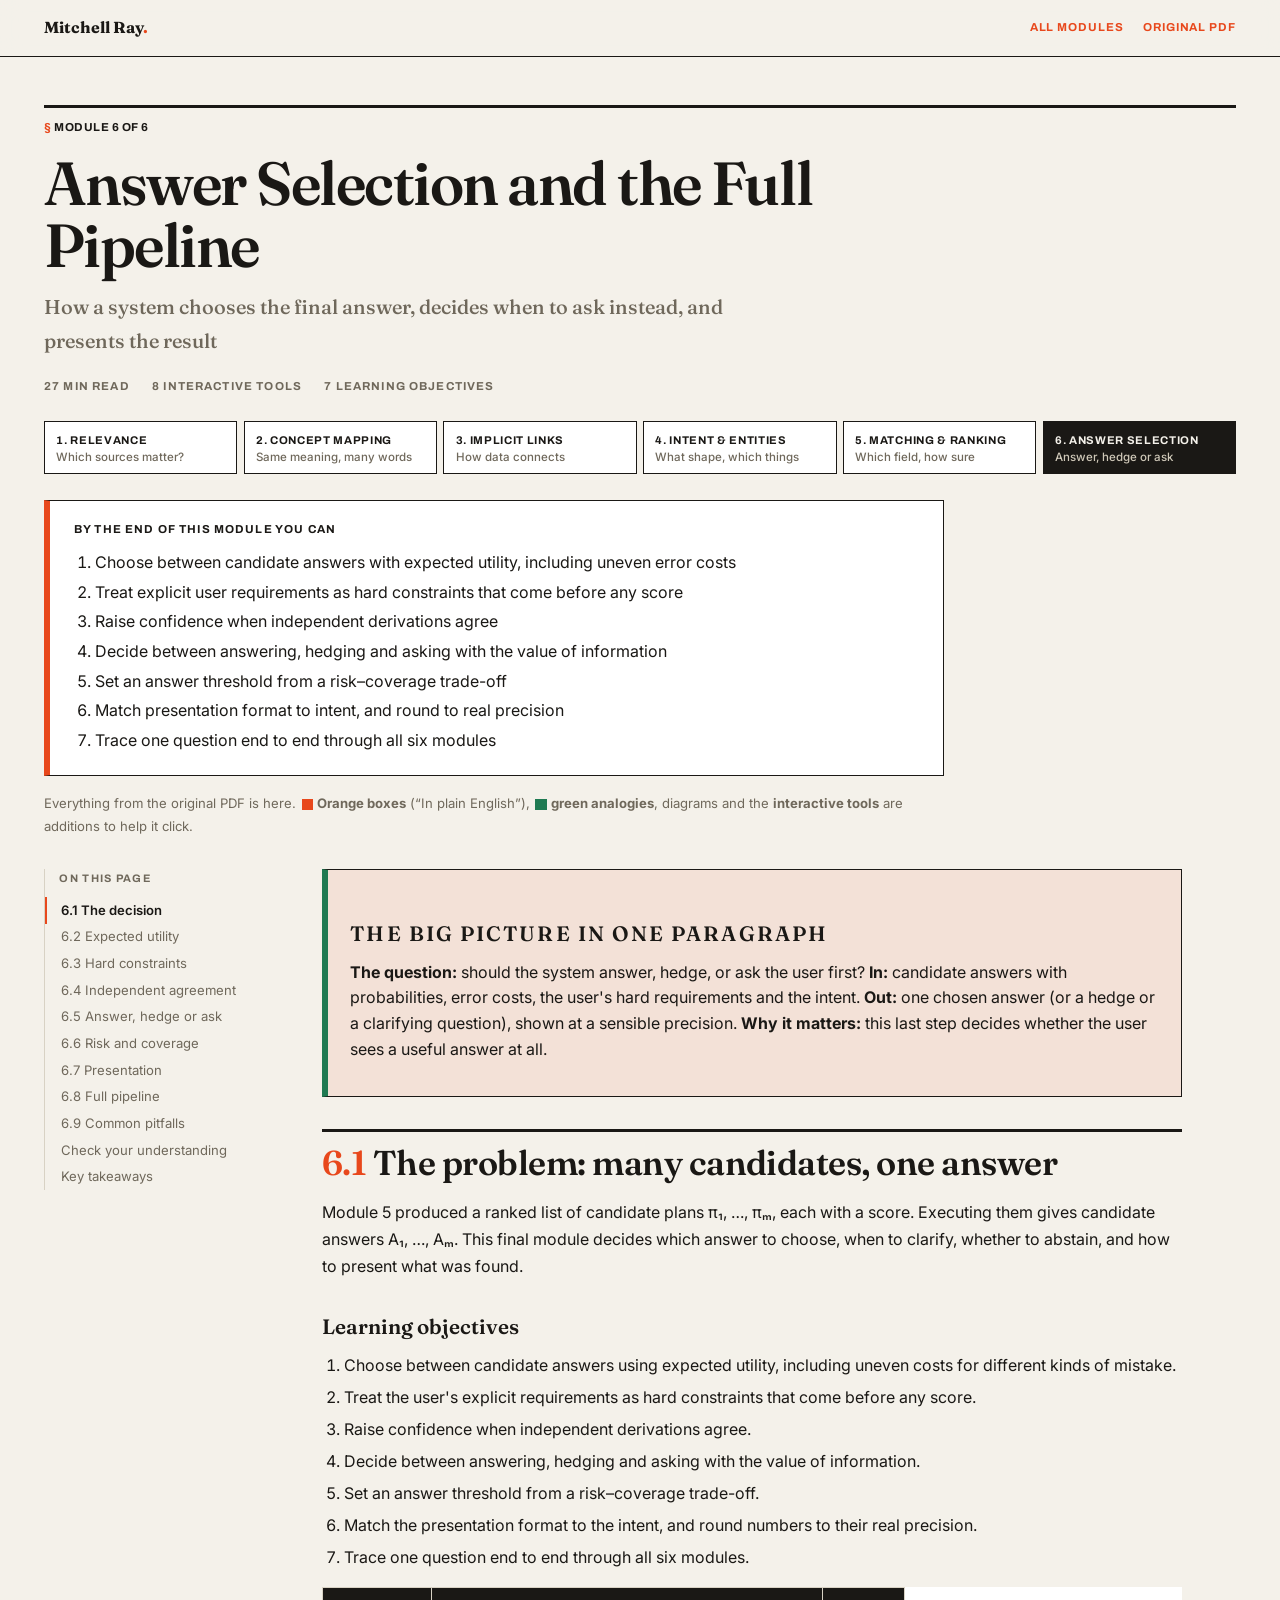
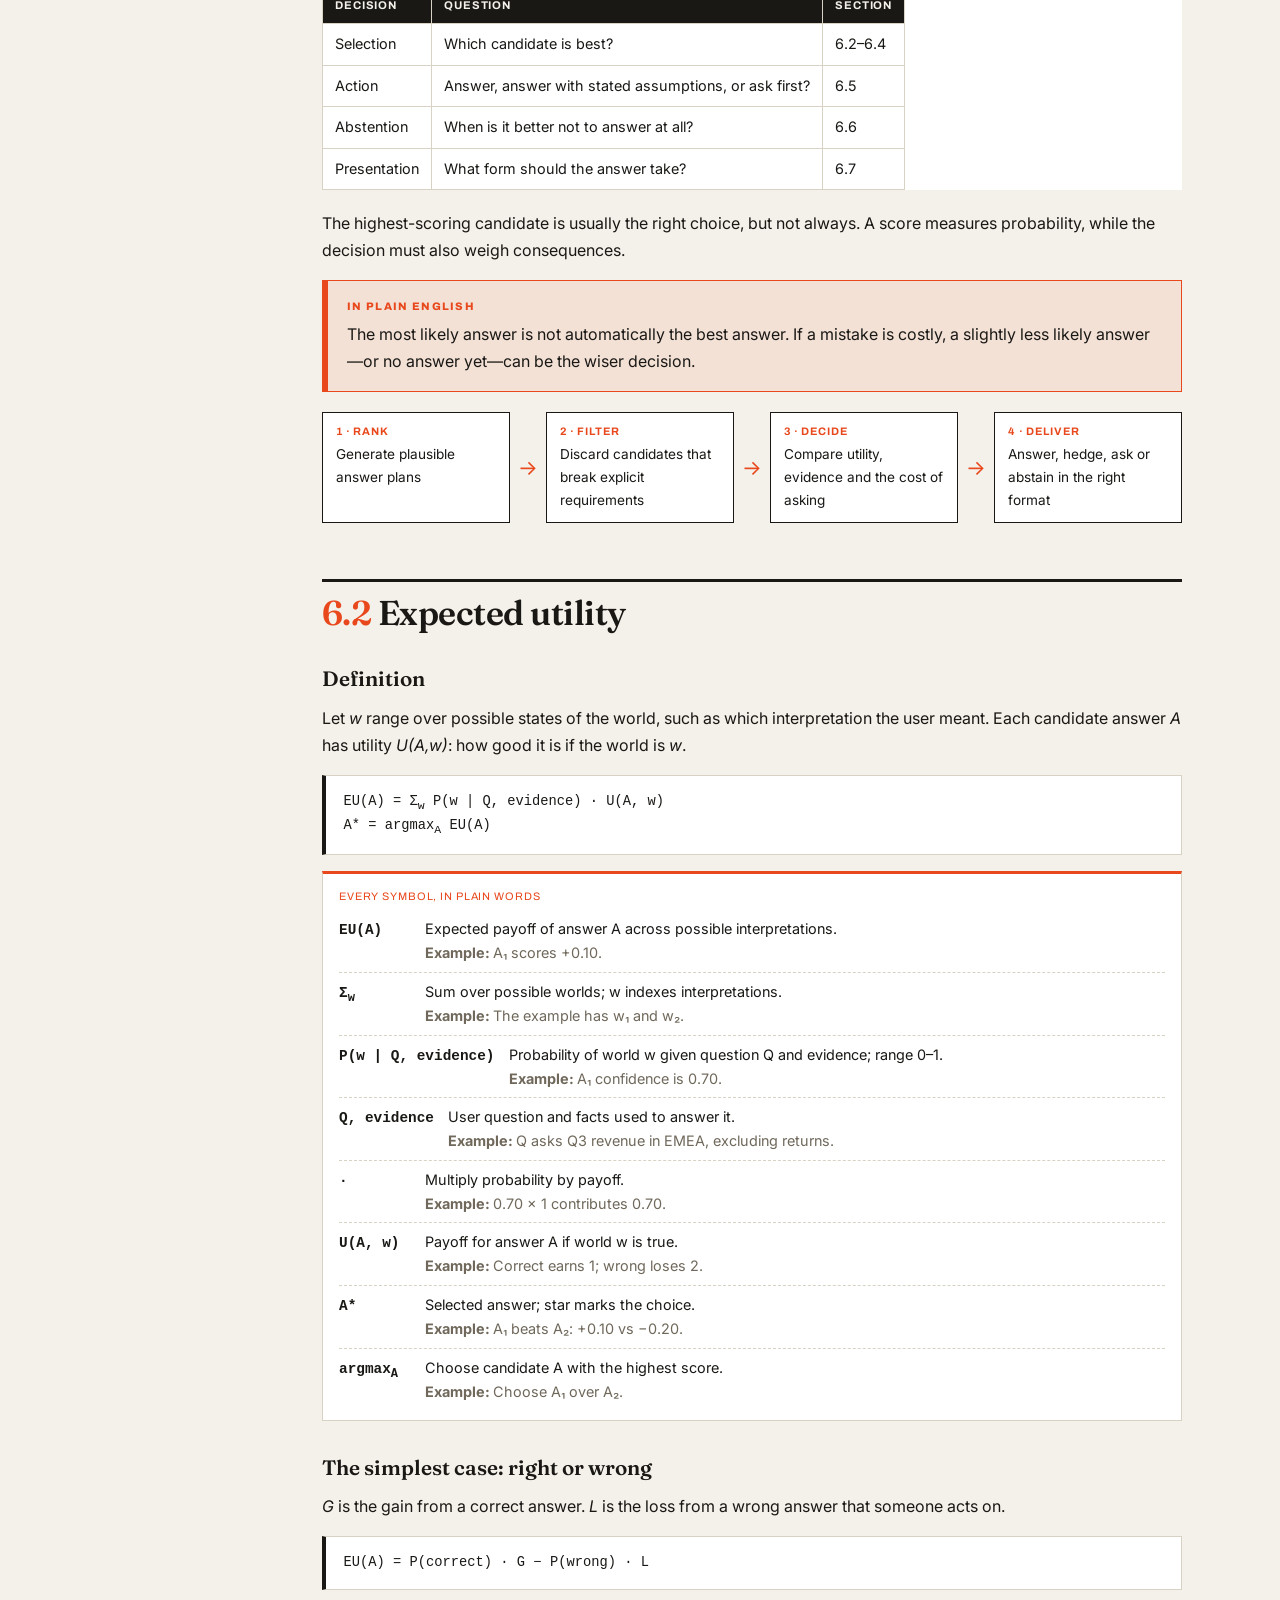
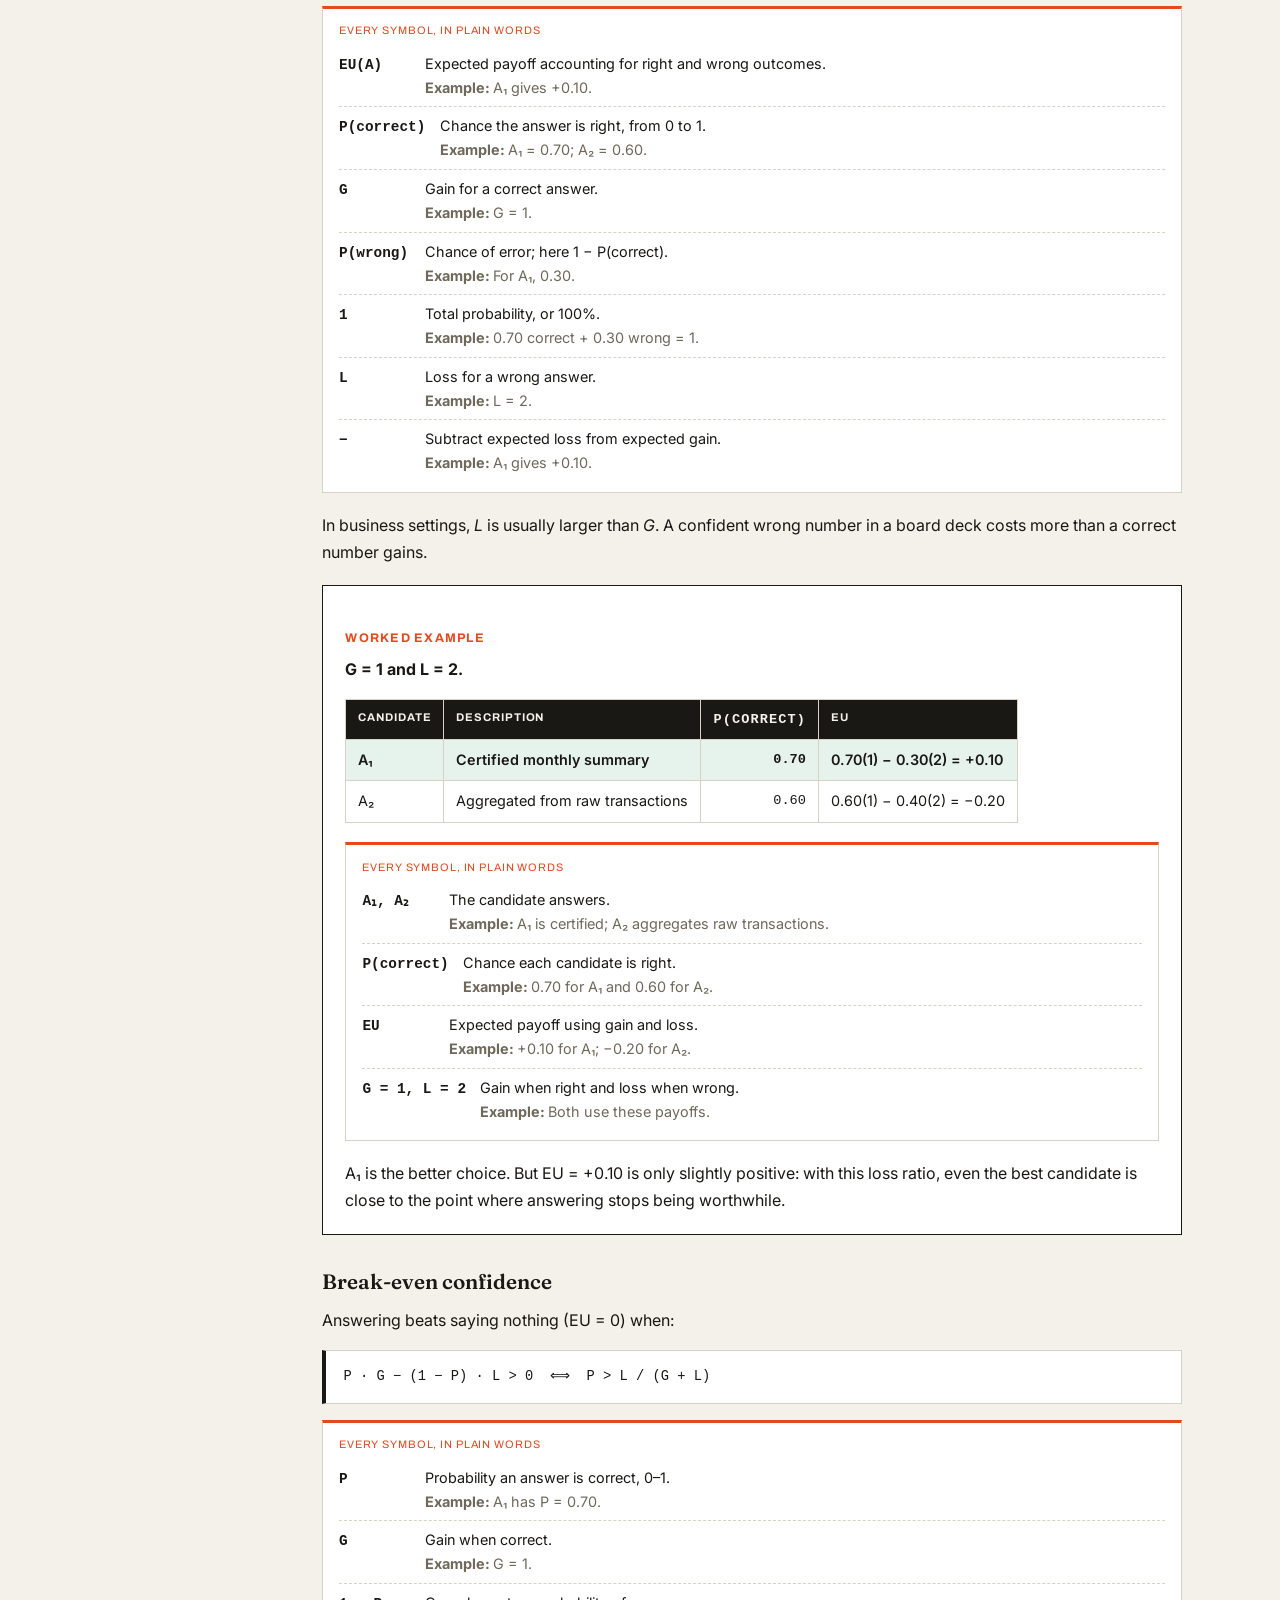
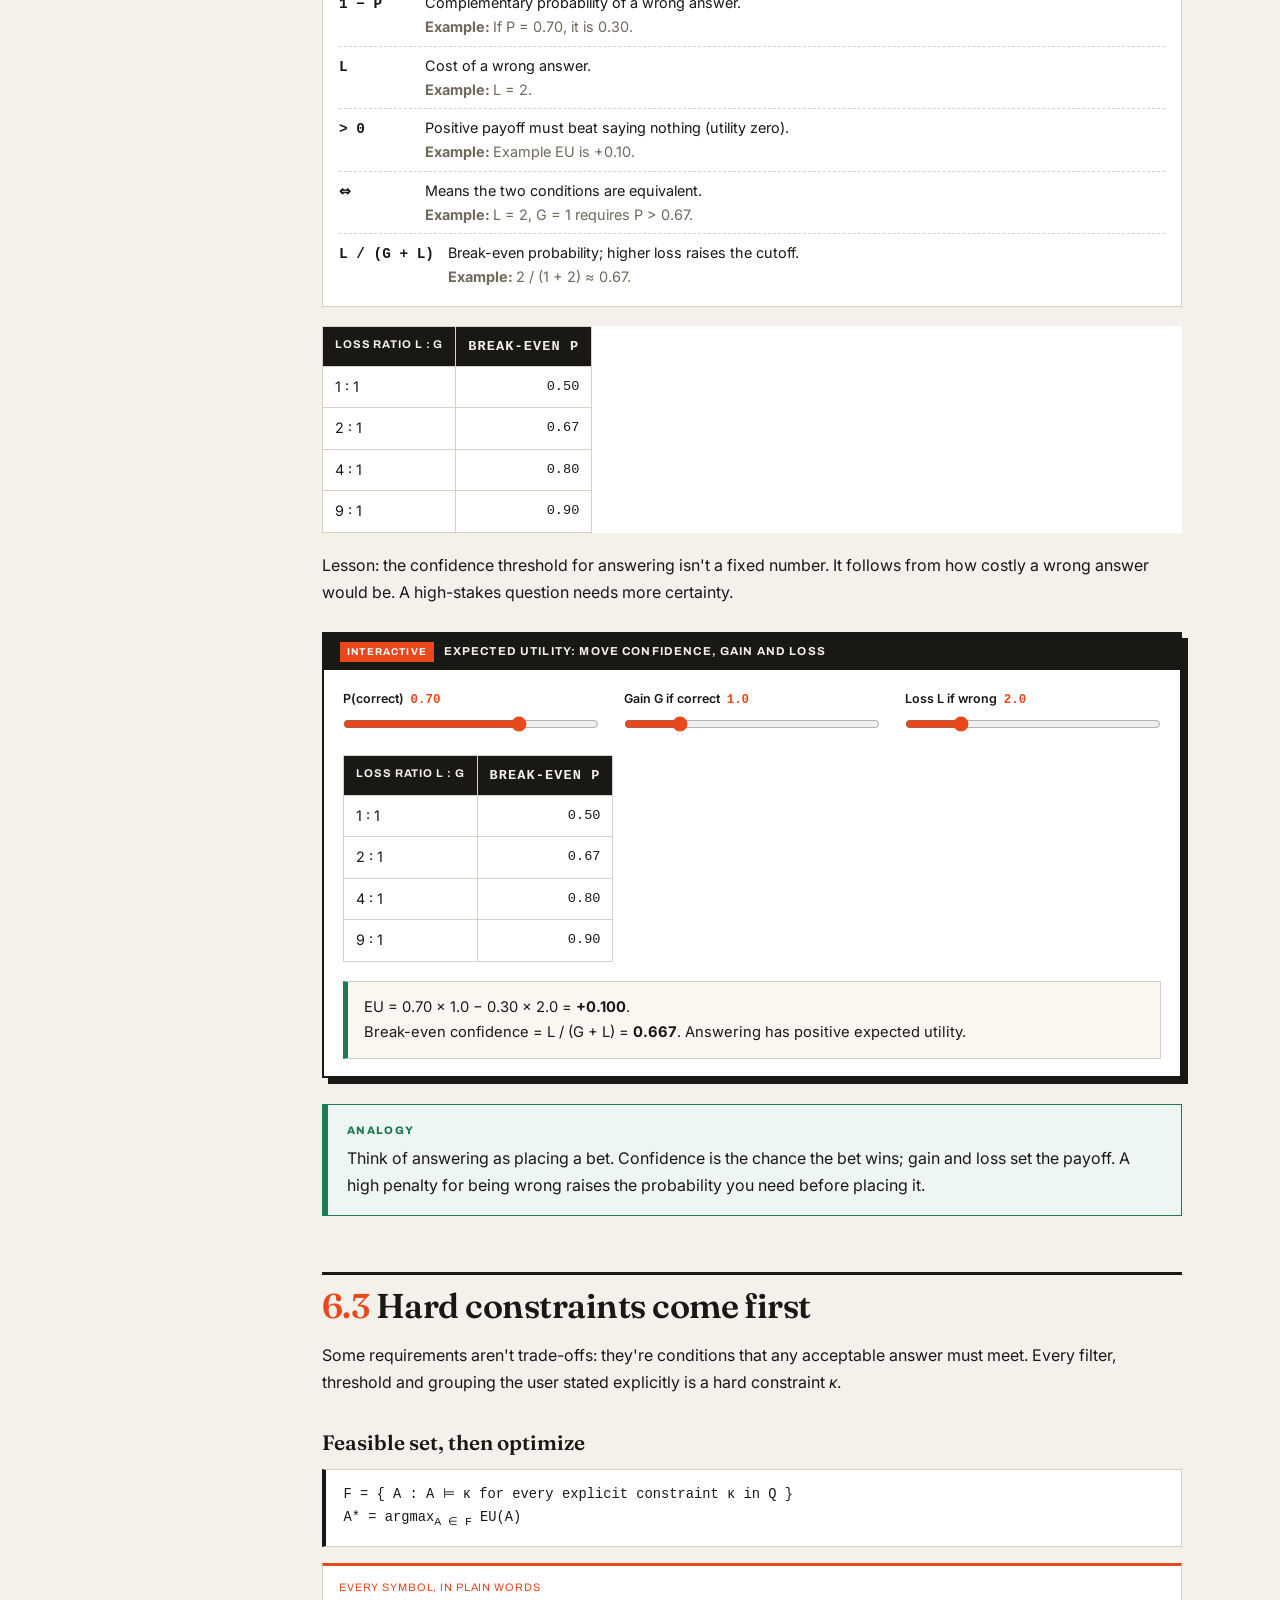
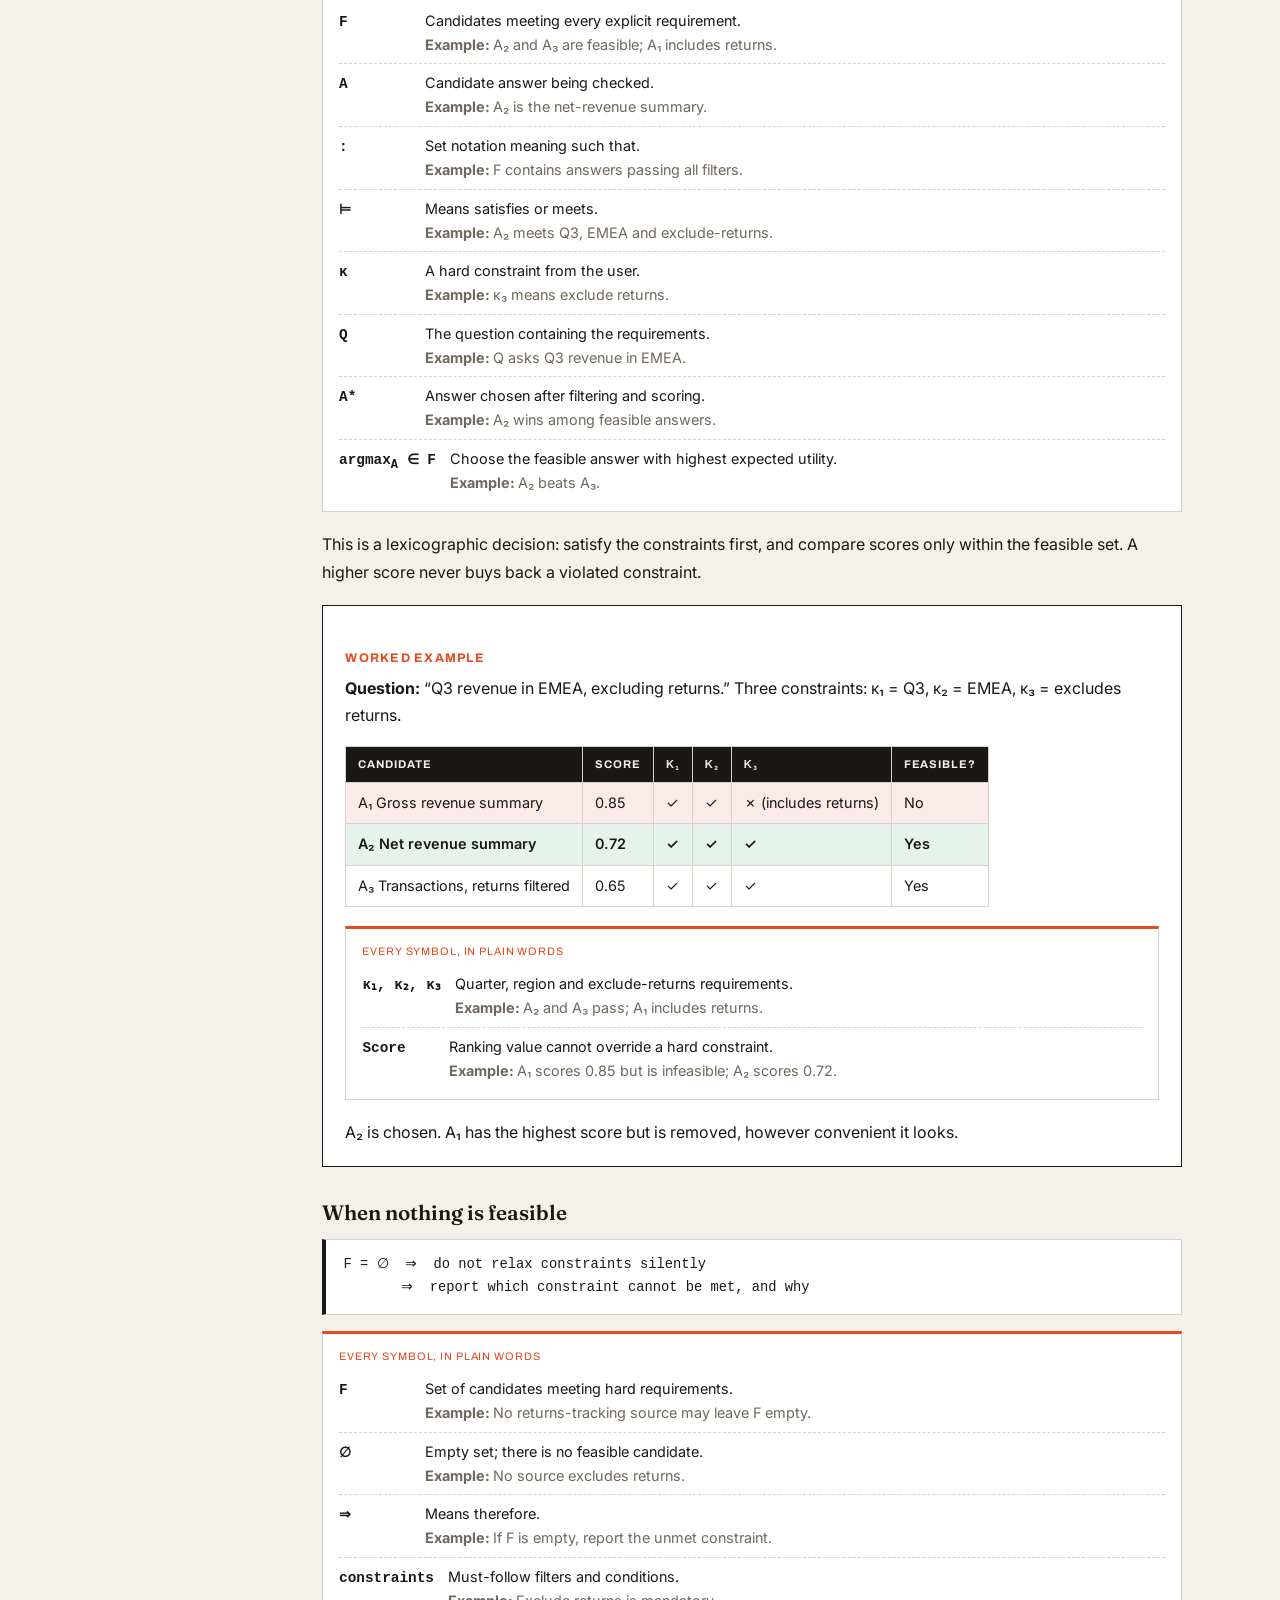
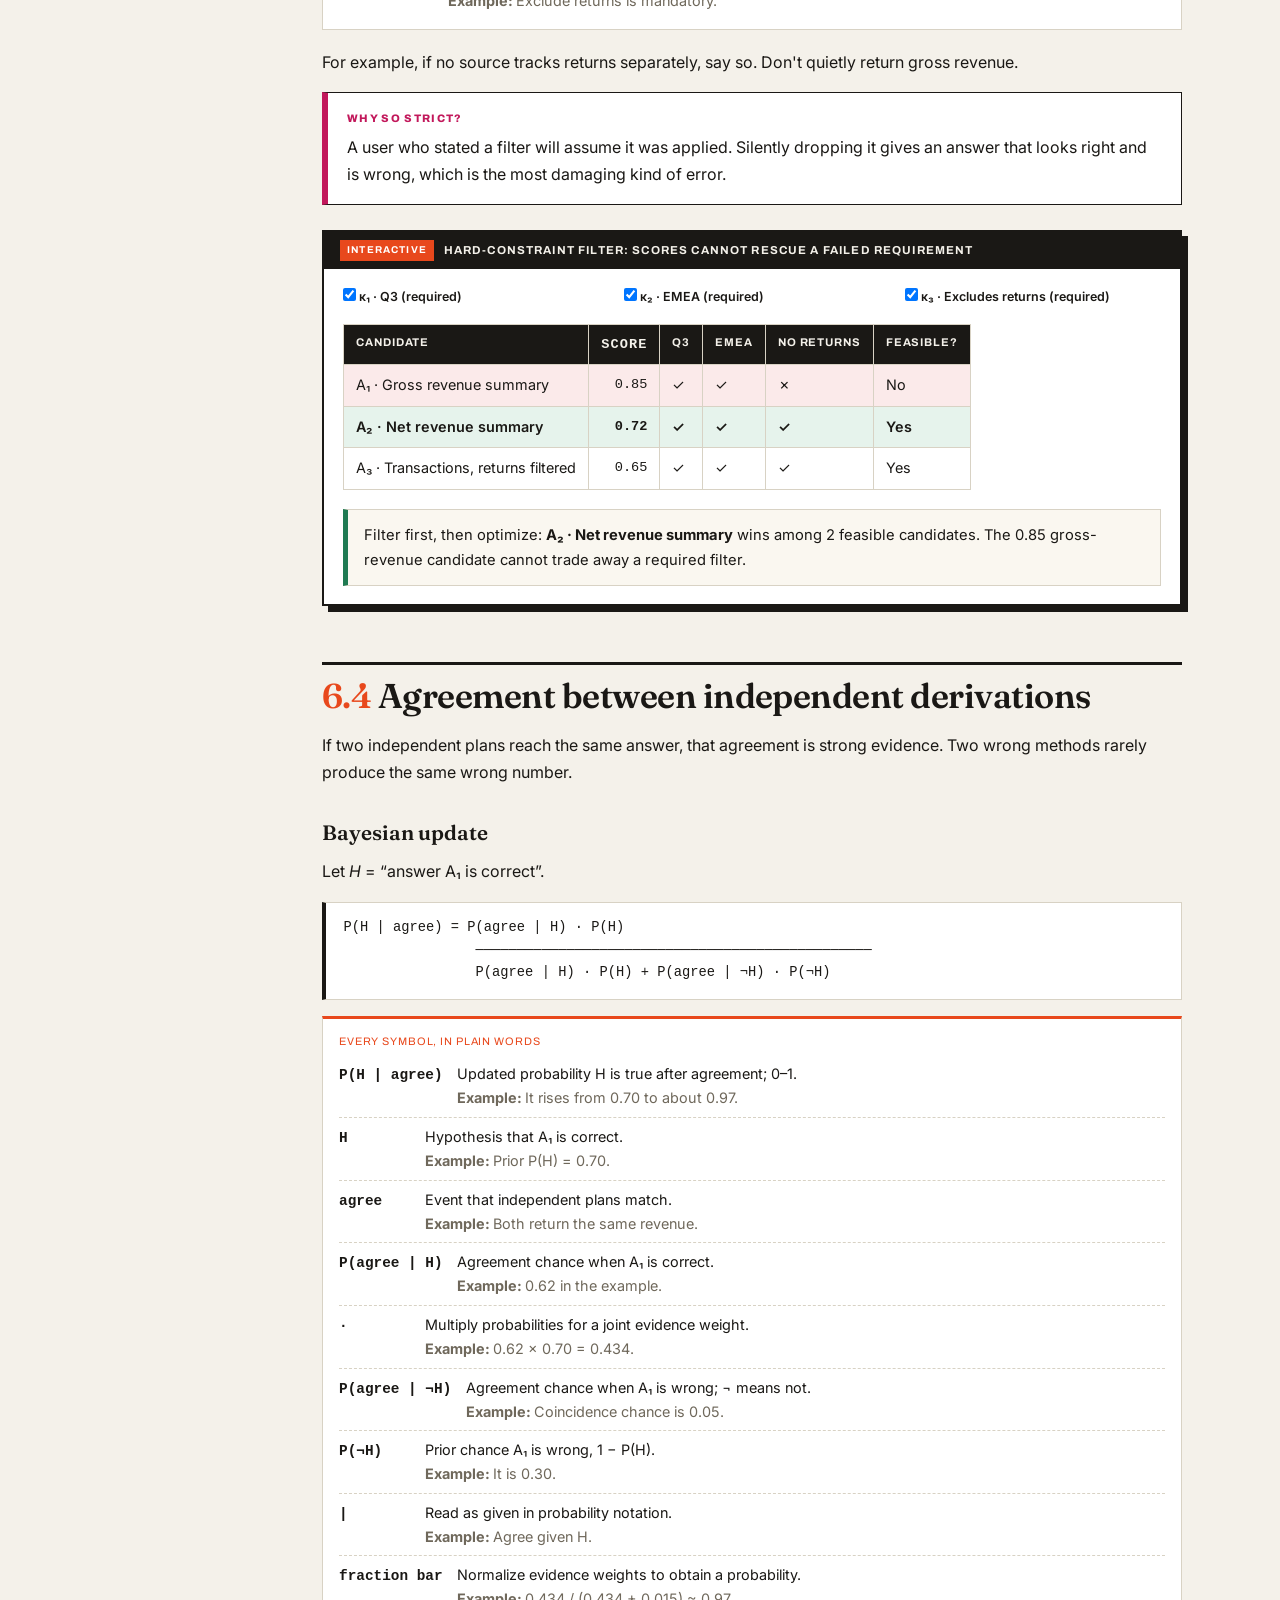
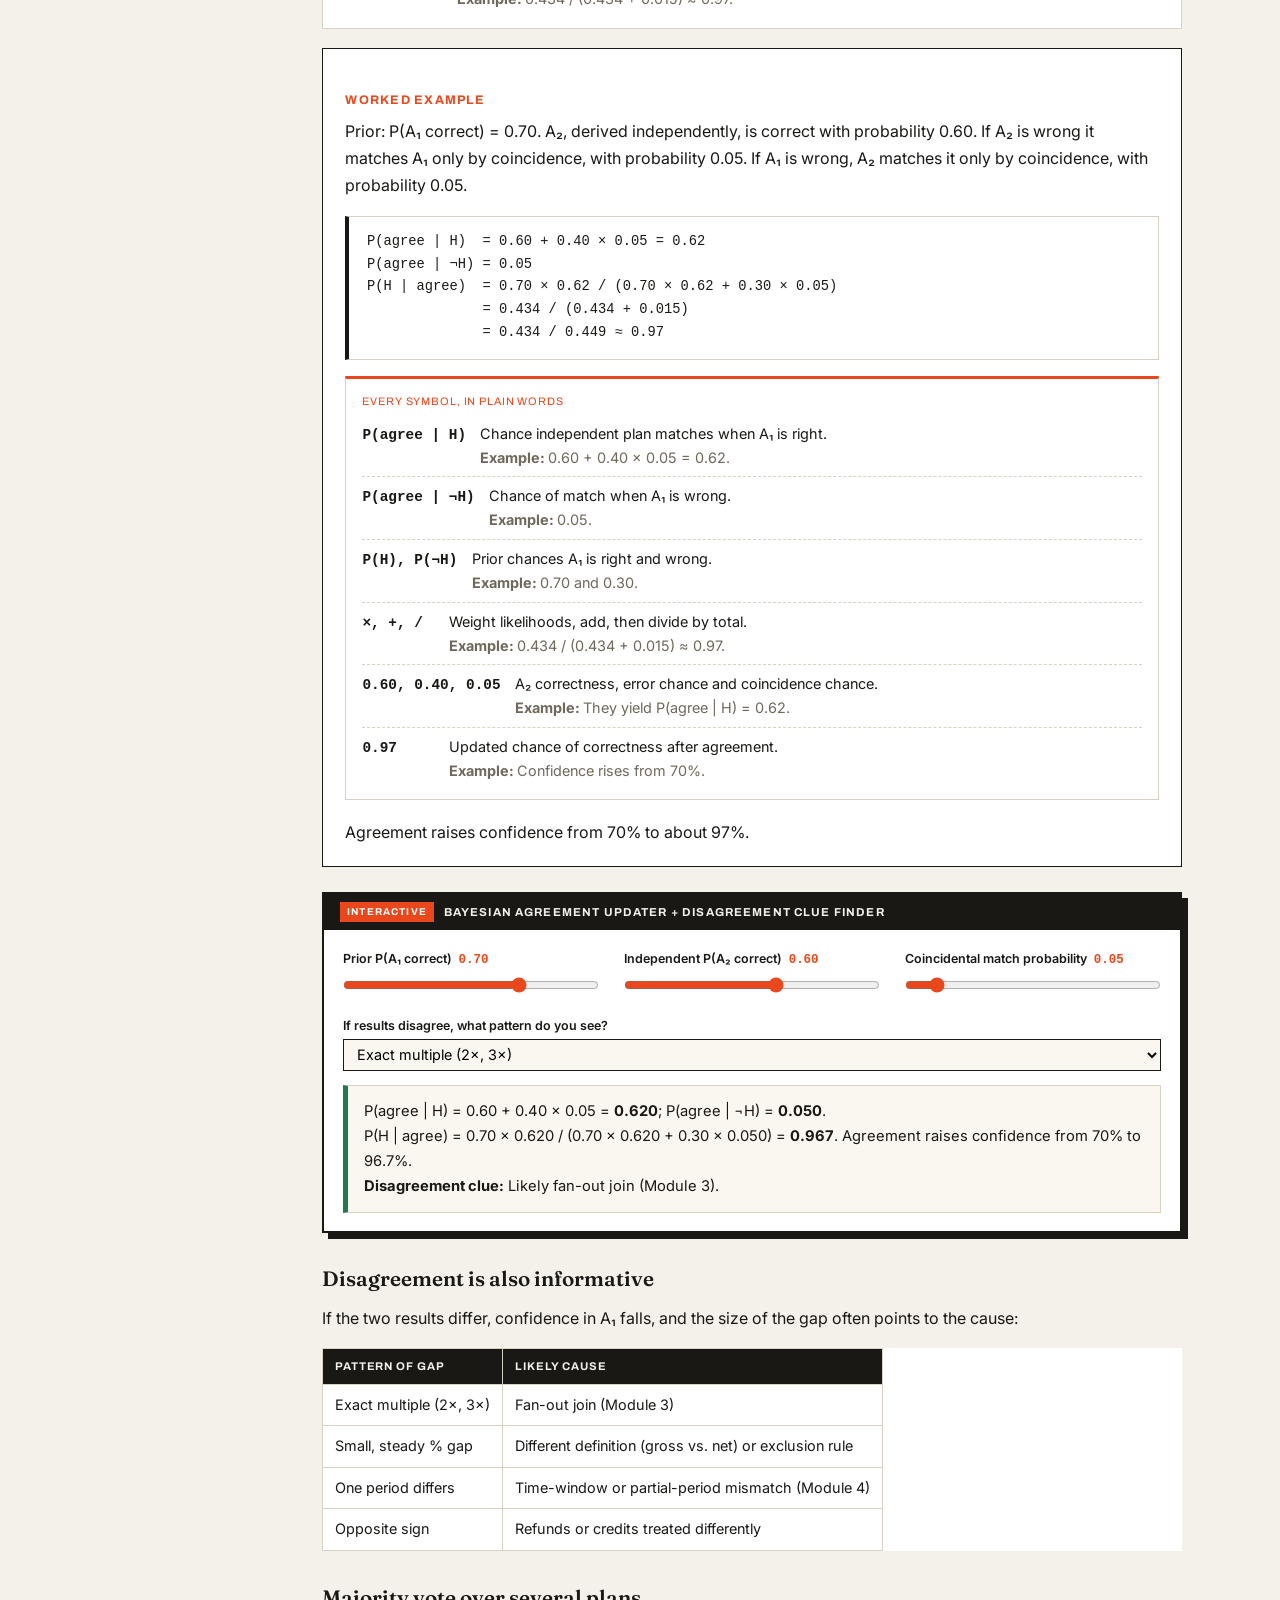
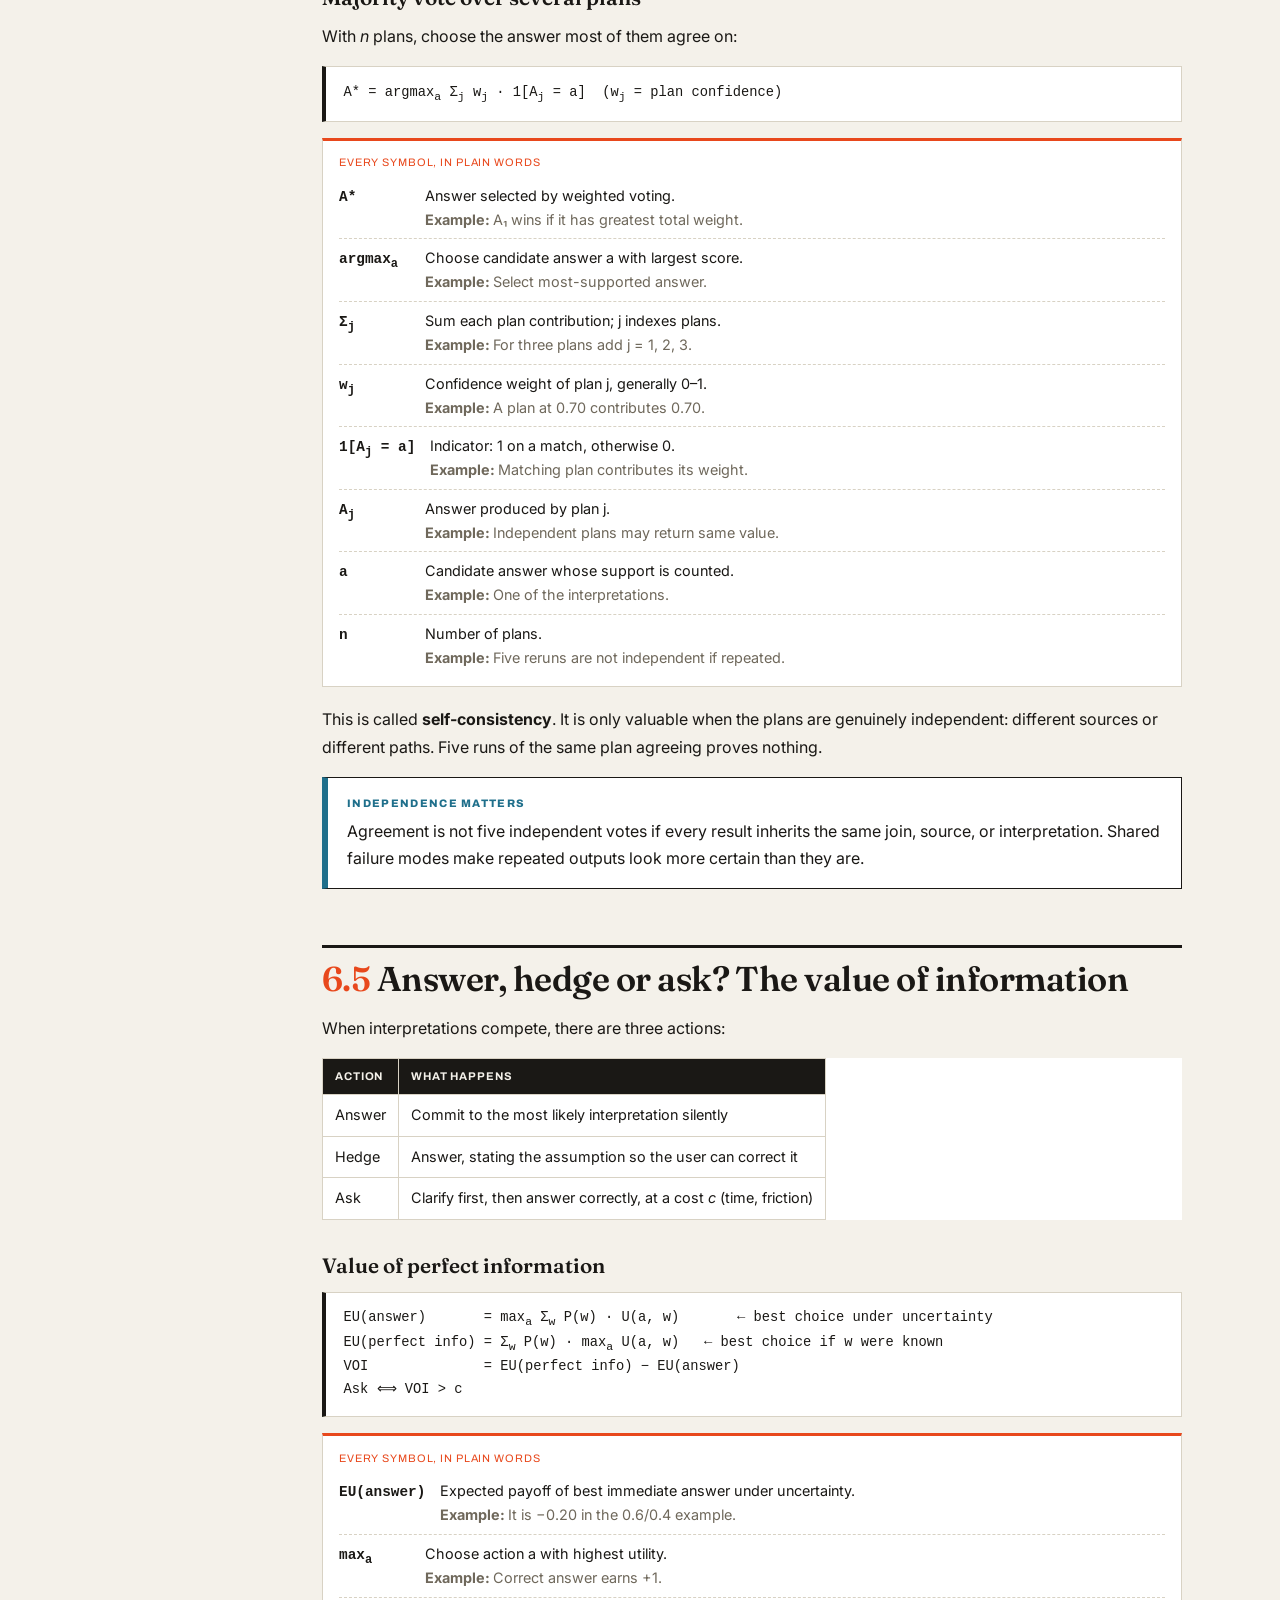
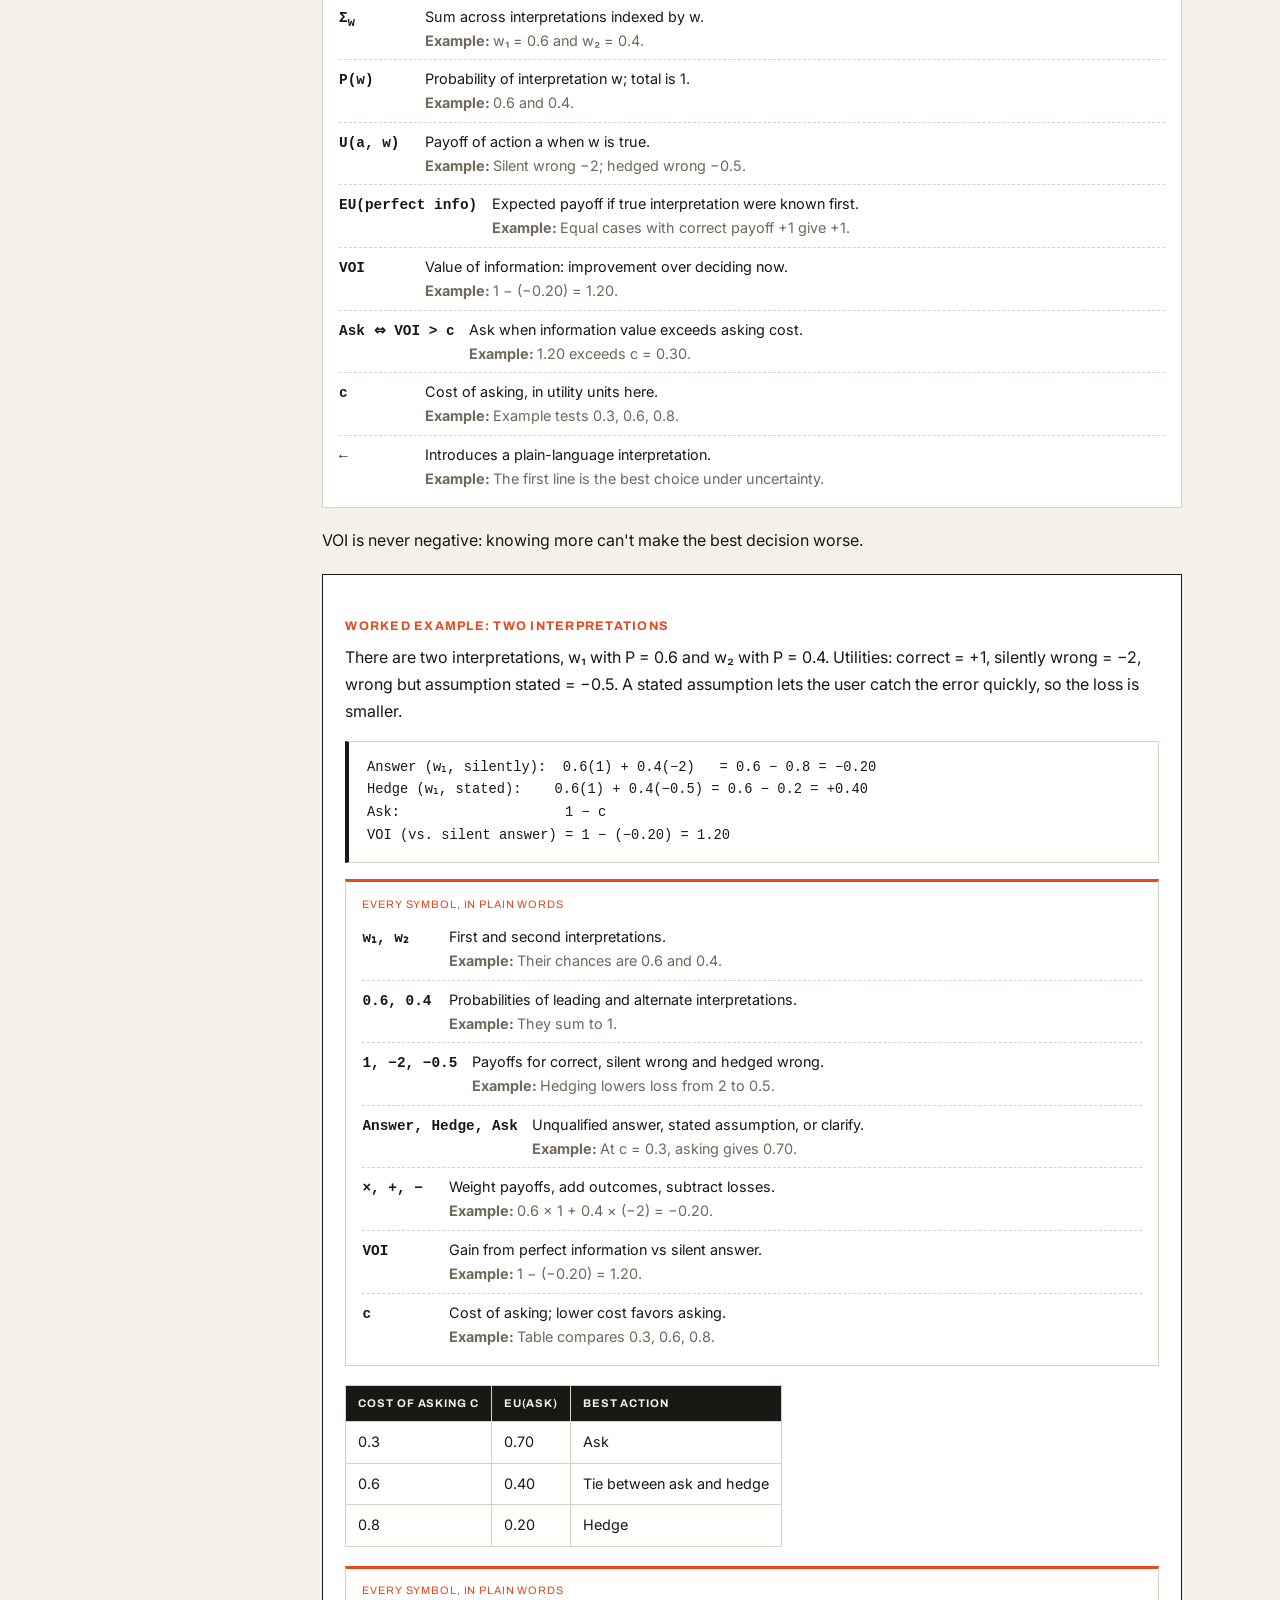
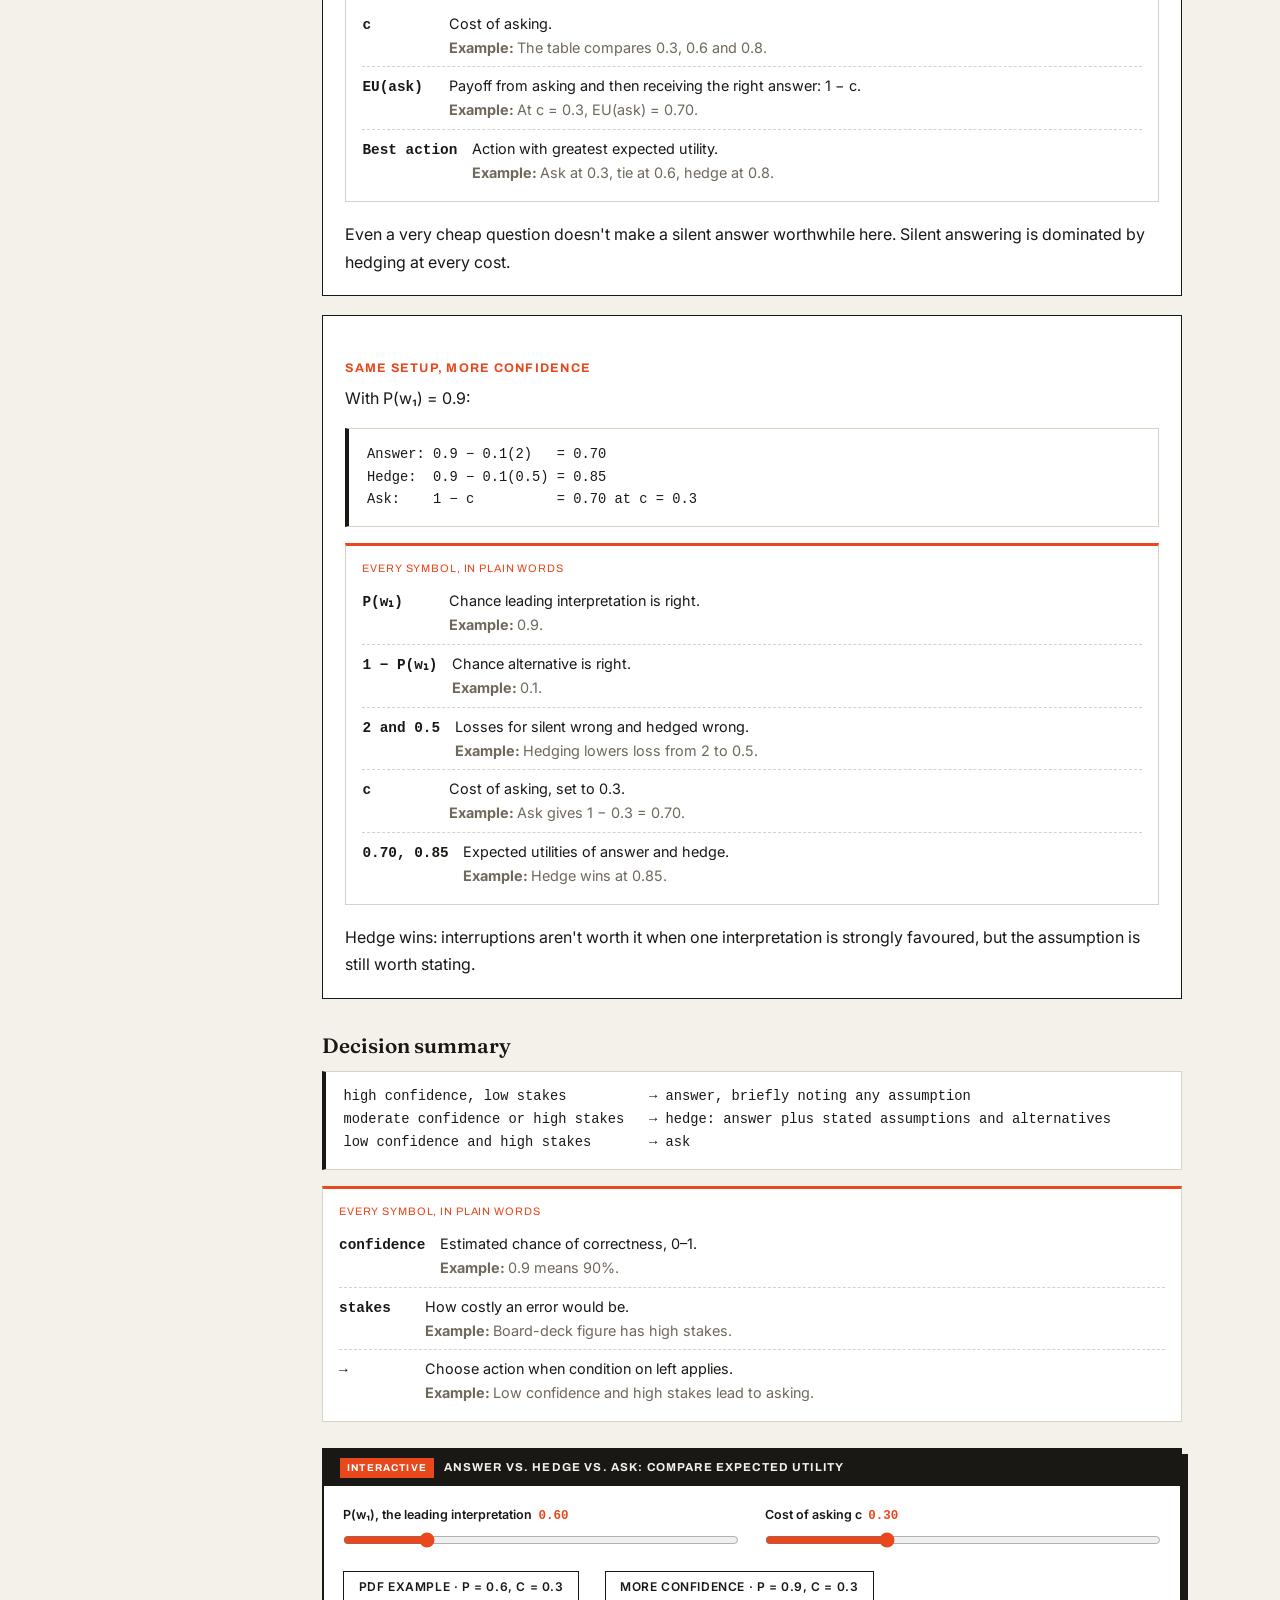
<file: training/m6.html>
<!DOCTYPE html>
<html lang="en">
<head>
<meta charset="UTF-8">
<meta name="viewport" content="width=device-width, initial-scale=1.0">
<meta name="robots" content="noindex, nofollow">
<title>Module 6 | Training</title>
<link rel="stylesheet" href="lesson.css">
<style>
#lesson .mini-flow{display:grid;grid-template-columns:repeat(auto-fit,minmax(190px,1fr));gap:.75rem;margin:1rem 0 1.2rem}.mini-flow .card{border-top:4px solid var(--accent)}
#lesson .step-control{display:flex;gap:.6rem;align-items:center;flex-wrap:wrap;margin:.8rem 0}.step-control button{font:600 .75rem var(--font);padding:.45rem .9rem;border:1.5px solid var(--rule);background:var(--surface);cursor:pointer}.step-control output{font-weight:700;color:var(--accent)}
#lesson .pipeline-detail{background:var(--surface2);border-left:4px solid var(--cyan);padding:.8rem 1rem;margin:.6rem 0;min-height:5rem}
#lesson .check li .q{display:block}
@media(max-width:560px){#lesson .mini-flow{grid-template-columns:1fr}}
</style>
</head>
<body data-module="6">
<main id="lesson">
<section data-toc="6.1 The decision">
<h2><span class="n">6.1</span>The problem: many candidates, one answer</h2>
<p>Module 5 produced a ranked list of candidate plans <span class="formula-inline">π₁, …, πₘ</span>, each with a score. Executing them gives candidate answers <span class="formula-inline">A₁, …, Aₘ</span>. This final module decides which answer to choose, when to clarify, whether to abstain, and how to present what was found.</p>
<h3>Learning objectives</h3>
<ol>
<li>Choose between candidate answers using expected utility, including uneven costs for different kinds of mistake.</li>
<li>Treat the user's explicit requirements as hard constraints that come before any score.</li>
<li>Raise confidence when independent derivations agree.</li>
<li>Decide between answering, hedging and asking with the value of information.</li>
<li>Set an answer threshold from a risk–coverage trade-off.</li>
<li>Match the presentation format to the intent, and round numbers to their real precision.</li>
<li>Trace one question end to end through all six modules.</li>
</ol>
<table><tr><th>Decision</th><th>Question</th><th>Section</th></tr>
<tr><td>Selection</td><td>Which candidate is best?</td><td>6.2–6.4</td></tr><tr><td>Action</td><td>Answer, answer with stated assumptions, or ask first?</td><td>6.5</td></tr><tr><td>Abstention</td><td>When is it better not to answer at all?</td><td>6.6</td></tr><tr><td>Presentation</td><td>What form should the answer take?</td><td>6.7</td></tr></table>
<p>The highest-scoring candidate is usually the right choice, but not always. A score measures probability, while the decision must also weigh consequences.</p>
<div class="callout plain" data-tag="In plain English"><p>The most likely answer is not automatically the best answer. If a mistake is costly, a slightly less likely answer—or no answer yet—can be the wiser decision.</p></div>
<div class="flow"><div class="node"><b>1 · Rank</b>Generate plausible answer plans</div><span class="arrow">→</span><div class="node"><b>2 · Filter</b>Discard candidates that break explicit requirements</div><span class="arrow">→</span><div class="node"><b>3 · Decide</b>Compare utility, evidence and the cost of asking</div><span class="arrow">→</span><div class="node"><b>4 · Deliver</b>Answer, hedge, ask or abstain in the right format</div></div>
</section>

<section data-toc="6.2 Expected utility">
<h2><span class="n">6.2</span>Expected utility</h2>
<h3>Definition</h3>
<p>Let <i>w</i> range over possible states of the world, such as which interpretation the user meant. Each candidate answer <i>A</i> has utility <i>U(A,w)</i>: how good it is if the world is <i>w</i>.</p>
<div class="formula">EU(A) = Σ<sub>w</sub> P(w | Q, evidence) · U(A, w)
A* = argmax<sub>A</sub> EU(A)</div>
<dl class="vars"><div><dt>EU(A)</dt><dd>Expected payoff of answer A across possible interpretations. <span class="ex">A&#8321; scores +0.10.</span></dd></div><div><dt>&Sigma;<sub>w</sub></dt><dd>Sum over possible worlds; w indexes interpretations. <span class="ex">The example has w&#8321; and w&#8322;.</span></dd></div><div><dt>P(w | Q, evidence)</dt><dd>Probability of world w given question Q and evidence; range 0&ndash;1. <span class="ex">A&#8321; confidence is 0.70.</span></dd></div><div><dt>Q, evidence</dt><dd>User question and facts used to answer it. <span class="ex">Q asks Q3 revenue in EMEA, excluding returns.</span></dd></div><div><dt>&middot;</dt><dd>Multiply probability by payoff. <span class="ex">0.70 &times; 1 contributes 0.70.</span></dd></div><div><dt>U(A, w)</dt><dd>Payoff for answer A if world w is true. <span class="ex">Correct earns 1; wrong loses 2.</span></dd></div><div><dt>A*</dt><dd>Selected answer; star marks the choice. <span class="ex">A&#8321; beats A&#8322;: +0.10 vs &minus;0.20.</span></dd></div><div><dt>argmax<sub>A</sub></dt><dd>Choose candidate A with the highest score. <span class="ex">Choose A&#8321; over A&#8322;.</span></dd></div></dl>
<h3>The simplest case: right or wrong</h3>
<p><i>G</i> is the gain from a correct answer. <i>L</i> is the loss from a wrong answer that someone acts on.</p>
<div class="formula">EU(A) = P(correct) · G − P(wrong) · L</div>
<dl class="vars"><div><dt>EU(A)</dt><dd>Expected payoff accounting for right and wrong outcomes. <span class="ex">A&#8321; gives +0.10.</span></dd></div><div><dt>P(correct)</dt><dd>Chance the answer is right, from 0 to 1. <span class="ex">A&#8321; = 0.70; A&#8322; = 0.60.</span></dd></div><div><dt>G</dt><dd>Gain for a correct answer. <span class="ex">G = 1.</span></dd></div><div><dt>P(wrong)</dt><dd>Chance of error; here 1 &minus; P(correct). <span class="ex">For A&#8321;, 0.30.</span></dd></div><div><dt>1</dt><dd>Total probability, or 100%. <span class="ex">0.70 correct + 0.30 wrong = 1.</span></dd></div><div><dt>L</dt><dd>Loss for a wrong answer. <span class="ex">L = 2.</span></dd></div><div><dt>&minus;</dt><dd>Subtract expected loss from expected gain. <span class="ex">A&#8321; gives +0.10.</span></dd></div></dl>
<p>In business settings, <i>L</i> is usually larger than <i>G</i>. A confident wrong number in a board deck costs more than a correct number gains.</p>
<div class="worked"><h4>Worked example</h4><p><b>G = 1 and L = 2.</b></p>
<table><tr><th>Candidate</th><th>Description</th><th class="num">P(correct)</th><th>EU</th></tr>
<tr class="win"><td>A₁</td><td>Certified monthly summary</td><td class="num">0.70</td><td>0.70(1) − 0.30(2) = +0.10</td></tr>
<tr><td>A₂</td><td>Aggregated from raw transactions</td><td class="num">0.60</td><td>0.60(1) − 0.40(2) = −0.20</td></tr></table>
<dl class="vars"><div><dt>A&#8321;, A&#8322;</dt><dd>The candidate answers. <span class="ex">A&#8321; is certified; A&#8322; aggregates raw transactions.</span></dd></div><div><dt>P(correct)</dt><dd>Chance each candidate is right. <span class="ex">0.70 for A&#8321; and 0.60 for A&#8322;.</span></dd></div><div><dt>EU</dt><dd>Expected payoff using gain and loss. <span class="ex">+0.10 for A&#8321;; &minus;0.20 for A&#8322;.</span></dd></div><div><dt>G = 1, L = 2</dt><dd>Gain when right and loss when wrong. <span class="ex">Both use these payoffs.</span></dd></div></dl>
<p>A₁ is the better choice. But EU = +0.10 is only slightly positive: with this loss ratio, even the best candidate is close to the point where answering stops being worthwhile.</p></div>
<h3>Break-even confidence</h3>
<p>Answering beats saying nothing (EU = 0) when:</p>
<div class="formula">P · G − (1 − P) · L &gt; 0  ⟺  P &gt; L / (G + L)</div>
<dl class="vars"><div><dt>P</dt><dd>Probability an answer is correct, 0&ndash;1. <span class="ex">A&#8321; has P = 0.70.</span></dd></div><div><dt>G</dt><dd>Gain when correct. <span class="ex">G = 1.</span></dd></div><div><dt>1 &minus; P</dt><dd>Complementary probability of a wrong answer. <span class="ex">If P = 0.70, it is 0.30.</span></dd></div><div><dt>L</dt><dd>Cost of a wrong answer. <span class="ex">L = 2.</span></dd></div><div><dt>&gt; 0</dt><dd>Positive payoff must beat saying nothing (utility zero). <span class="ex">Example EU is +0.10.</span></dd></div><div><dt>&hArr;</dt><dd>Means the two conditions are equivalent. <span class="ex">L = 2, G = 1 requires P &gt; 0.67.</span></dd></div><div><dt>L / (G + L)</dt><dd>Break-even probability; higher loss raises the cutoff. <span class="ex">2 / (1 + 2) &approx; 0.67.</span></dd></div></dl>
<table><tr><th>Loss ratio L : G</th><th class="num">Break-even P</th></tr><tr><td>1 : 1</td><td class="num">0.50</td></tr><tr><td>2 : 1</td><td class="num">0.67</td></tr><tr><td>4 : 1</td><td class="num">0.80</td></tr><tr><td>9 : 1</td><td class="num">0.90</td></tr></table>
<p>Lesson: the confidence threshold for answering isn't a fixed number. It follows from how costly a wrong answer would be. A high-stakes question needs more certainty.</p>
<div class="widget" data-w="utility" data-title="Expected utility: move confidence, gain and loss"></div>
<div class="callout analogy" data-tag="Analogy"><p>Think of answering as placing a bet. Confidence is the chance the bet wins; gain and loss set the payoff. A high penalty for being wrong raises the probability you need before placing it.</p></div>
</section>

<section data-toc="6.3 Hard constraints">
<h2><span class="n">6.3</span>Hard constraints come first</h2>
<p>Some requirements aren't trade-offs: they're conditions that any acceptable answer must meet. Every filter, threshold and grouping the user stated explicitly is a hard constraint <i>κ</i>.</p>
<h3>Feasible set, then optimize</h3>
<div class="formula">F = { A : A ⊨ κ for every explicit constraint κ in Q }
A* = argmax<sub>A ∈ F</sub> EU(A)</div>
<dl class="vars"><div><dt>F</dt><dd>Candidates meeting every explicit requirement. <span class="ex">A&#8322; and A&#8323; are feasible; A&#8321; includes returns.</span></dd></div><div><dt>A</dt><dd>Candidate answer being checked. <span class="ex">A&#8322; is the net-revenue summary.</span></dd></div><div><dt>:</dt><dd>Set notation meaning such that. <span class="ex">F contains answers passing all filters.</span></dd></div><div><dt>&#8872;</dt><dd>Means satisfies or meets. <span class="ex">A&#8322; meets Q3, EMEA and exclude-returns.</span></dd></div><div><dt>&kappa;</dt><dd>A hard constraint from the user. <span class="ex">&kappa;&#8323; means exclude returns.</span></dd></div><div><dt>Q</dt><dd>The question containing the requirements. <span class="ex">Q asks Q3 revenue in EMEA.</span></dd></div><div><dt>A*</dt><dd>Answer chosen after filtering and scoring. <span class="ex">A&#8322; wins among feasible answers.</span></dd></div><div><dt>argmax<sub>A</sub> &isin; F</dt><dd>Choose the feasible answer with highest expected utility. <span class="ex">A&#8322; beats A&#8323;.</span></dd></div></dl>
<p>This is a lexicographic decision: satisfy the constraints first, and compare scores only within the feasible set. A higher score never buys back a violated constraint.</p>
<div class="worked"><h4>Worked example</h4><p><b>Question:</b> “Q3 revenue in EMEA, excluding returns.” Three constraints: κ₁ = Q3, κ₂ = EMEA, κ₃ = excludes returns.</p>
<table><tr><th>Candidate</th><th>Score</th><th>κ₁</th><th>κ₂</th><th>κ₃</th><th>Feasible?</th></tr>
<tr class="lose"><td>A₁ Gross revenue summary</td><td>0.85</td><td>✓</td><td>✓</td><td>✗ (includes returns)</td><td>No</td></tr>
<tr class="win"><td>A₂ Net revenue summary</td><td>0.72</td><td>✓</td><td>✓</td><td>✓</td><td>Yes</td></tr>
<tr><td>A₃ Transactions, returns filtered</td><td>0.65</td><td>✓</td><td>✓</td><td>✓</td><td>Yes</td></tr></table>
<dl class="vars"><div><dt>&kappa;&#8321;, &kappa;&#8322;, &kappa;&#8323;</dt><dd>Quarter, region and exclude-returns requirements. <span class="ex">A&#8322; and A&#8323; pass; A&#8321; includes returns.</span></dd></div><div><dt>Score</dt><dd>Ranking value cannot override a hard constraint. <span class="ex">A&#8321; scores 0.85 but is infeasible; A&#8322; scores 0.72.</span></dd></div></dl>
<p>A₂ is chosen. A₁ has the highest score but is removed, however convenient it looks.</p></div>
<h3>When nothing is feasible</h3>
<div class="formula">F = ∅  ⇒  do not relax constraints silently
       ⇒  report which constraint cannot be met, and why</div>
<dl class="vars"><div><dt>F</dt><dd>Set of candidates meeting hard requirements. <span class="ex">No returns-tracking source may leave F empty.</span></dd></div><div><dt>&empty;</dt><dd>Empty set; there is no feasible candidate. <span class="ex">No source excludes returns.</span></dd></div><div><dt>&rArr;</dt><dd>Means therefore. <span class="ex">If F is empty, report the unmet constraint.</span></dd></div><div><dt>constraints</dt><dd>Must-follow filters and conditions. <span class="ex">Exclude returns is mandatory.</span></dd></div></dl>
<p>For example, if no source tracks returns separately, say so. Don't quietly return gross revenue.</p>
<div class="callout warn" data-tag="Why so strict?"><p>A user who stated a filter will assume it was applied. Silently dropping it gives an answer that looks right and is wrong, which is the most damaging kind of error.</p></div>
<div class="widget" data-w="feasibility" data-title="Hard-constraint filter: scores cannot rescue a failed requirement"></div>
</section>

<section data-toc="6.4 Independent agreement">
<h2><span class="n">6.4</span>Agreement between independent derivations</h2>
<p>If two independent plans reach the same answer, that agreement is strong evidence. Two wrong methods rarely produce the same wrong number.</p>
<h3>Bayesian update</h3>
<p>Let <i>H</i> = “answer A₁ is correct”.</p>
<div class="formula">P(H | agree) = P(agree | H) · P(H)
                ────────────────────────────────────────────────
                P(agree | H) · P(H) + P(agree | ¬H) · P(¬H)</div>
<dl class="vars"><div><dt>P(H | agree)</dt><dd>Updated probability H is true after agreement; 0&ndash;1. <span class="ex">It rises from 0.70 to about 0.97.</span></dd></div><div><dt>H</dt><dd>Hypothesis that A&#8321; is correct. <span class="ex">Prior P(H) = 0.70.</span></dd></div><div><dt>agree</dt><dd>Event that independent plans match. <span class="ex">Both return the same revenue.</span></dd></div><div><dt>P(agree | H)</dt><dd>Agreement chance when A&#8321; is correct. <span class="ex">0.62 in the example.</span></dd></div><div><dt>&middot;</dt><dd>Multiply probabilities for a joint evidence weight. <span class="ex">0.62 &times; 0.70 = 0.434.</span></dd></div><div><dt>P(agree | &not;H)</dt><dd>Agreement chance when A&#8321; is wrong; &not; means not. <span class="ex">Coincidence chance is 0.05.</span></dd></div><div><dt>P(&not;H)</dt><dd>Prior chance A&#8321; is wrong, 1 &minus; P(H). <span class="ex">It is 0.30.</span></dd></div><div><dt>|</dt><dd>Read as given in probability notation. <span class="ex">Agree given H.</span></dd></div><div><dt>fraction bar</dt><dd>Normalize evidence weights to obtain a probability. <span class="ex">0.434 / (0.434 + 0.015) &approx; 0.97.</span></dd></div></dl>
<div class="worked"><h4>Worked example</h4>
<p>Prior: P(A₁ correct) = 0.70. A₂, derived independently, is correct with probability 0.60. If A₂ is wrong it matches A₁ only by coincidence, with probability 0.05. If A₁ is wrong, A₂ matches it only by coincidence, with probability 0.05.</p>
<div class="formula">P(agree | H)  = 0.60 + 0.40 × 0.05 = 0.62
P(agree | ¬H) = 0.05
P(H | agree)  = 0.70 × 0.62 / (0.70 × 0.62 + 0.30 × 0.05)
              = 0.434 / (0.434 + 0.015)
              = 0.434 / 0.449 ≈ 0.97</div>
<dl class="vars"><div><dt>P(agree | H)</dt><dd>Chance independent plan matches when A&#8321; is right. <span class="ex">0.60 + 0.40 &times; 0.05 = 0.62.</span></dd></div><div><dt>P(agree | &not;H)</dt><dd>Chance of match when A&#8321; is wrong. <span class="ex">0.05.</span></dd></div><div><dt>P(H), P(&not;H)</dt><dd>Prior chances A&#8321; is right and wrong. <span class="ex">0.70 and 0.30.</span></dd></div><div><dt>&times;, +, /</dt><dd>Weight likelihoods, add, then divide by total. <span class="ex">0.434 / (0.434 + 0.015) &approx; 0.97.</span></dd></div><div><dt>0.60, 0.40, 0.05</dt><dd>A&#8322; correctness, error chance and coincidence chance. <span class="ex">They yield P(agree | H) = 0.62.</span></dd></div><div><dt>0.97</dt><dd>Updated chance of correctness after agreement. <span class="ex">Confidence rises from 70%.</span></dd></div></dl>
<p>Agreement raises confidence from 70% to about 97%.</p></div>
<div class="widget" data-w="agreement" data-title="Bayesian agreement updater + disagreement clue finder"></div>
<h3>Disagreement is also informative</h3>
<p>If the two results differ, confidence in A₁ falls, and the size of the gap often points to the cause:</p>
<table><tr><th>Pattern of gap</th><th>Likely cause</th></tr>
<tr><td>Exact multiple (2×, 3×)</td><td>Fan-out join (Module 3)</td></tr><tr><td>Small, steady % gap</td><td>Different definition (gross vs. net) or exclusion rule</td></tr><tr><td>One period differs</td><td>Time-window or partial-period mismatch (Module 4)</td></tr><tr><td>Opposite sign</td><td>Refunds or credits treated differently</td></tr></table>
<h3>Majority vote over several plans</h3>
<p>With <i>n</i> plans, choose the answer most of them agree on:</p>
<div class="formula">A* = argmax<sub>a</sub> Σ<sub>j</sub> w<sub>j</sub> · 1[A<sub>j</sub> = a]  (w<sub>j</sub> = plan confidence)</div>
<dl class="vars"><div><dt>A*</dt><dd>Answer selected by weighted voting. <span class="ex">A&#8321; wins if it has greatest total weight.</span></dd></div><div><dt>argmax<sub>a</sub></dt><dd>Choose candidate answer a with largest score. <span class="ex">Select most-supported answer.</span></dd></div><div><dt>&Sigma;<sub>j</sub></dt><dd>Sum each plan contribution; j indexes plans. <span class="ex">For three plans add j = 1, 2, 3.</span></dd></div><div><dt>w<sub>j</sub></dt><dd>Confidence weight of plan j, generally 0&ndash;1. <span class="ex">A plan at 0.70 contributes 0.70.</span></dd></div><div><dt>1[A<sub>j</sub> = a]</dt><dd>Indicator: 1 on a match, otherwise 0. <span class="ex">Matching plan contributes its weight.</span></dd></div><div><dt>A<sub>j</sub></dt><dd>Answer produced by plan j. <span class="ex">Independent plans may return same value.</span></dd></div><div><dt>a</dt><dd>Candidate answer whose support is counted. <span class="ex">One of the interpretations.</span></dd></div><div><dt>n</dt><dd>Number of plans. <span class="ex">Five reruns are not independent if repeated.</span></dd></div></dl>
<p>This is called <b>self-consistency</b>. It is only valuable when the plans are genuinely independent: different sources or different paths. Five runs of the same plan agreeing proves nothing.</p>
<div class="callout note" data-tag="Independence matters"><p>Agreement is not five independent votes if every result inherits the same join, source, or interpretation. Shared failure modes make repeated outputs look more certain than they are.</p></div>
</section>

<section data-toc="6.5 Answer, hedge or ask">
<h2><span class="n">6.5</span>Answer, hedge or ask? The value of information</h2>
<p>When interpretations compete, there are three actions:</p>
<table><tr><th>Action</th><th>What happens</th></tr><tr><td>Answer</td><td>Commit to the most likely interpretation silently</td></tr><tr><td>Hedge</td><td>Answer, stating the assumption so the user can correct it</td></tr><tr><td>Ask</td><td>Clarify first, then answer correctly, at a cost <i>c</i> (time, friction)</td></tr></table>
<h3>Value of perfect information</h3>
<div class="formula">EU(answer)       = max<sub>a</sub> Σ<sub>w</sub> P(w) · U(a, w)       ← best choice under uncertainty
EU(perfect info) = Σ<sub>w</sub> P(w) · max<sub>a</sub> U(a, w)   ← best choice if w were known
VOI              = EU(perfect info) − EU(answer)
Ask ⟺ VOI &gt; c</div>
<dl class="vars"><div><dt>EU(answer)</dt><dd>Expected payoff of best immediate answer under uncertainty. <span class="ex">It is &minus;0.20 in the 0.6/0.4 example.</span></dd></div><div><dt>max<sub>a</sub></dt><dd>Choose action a with highest utility. <span class="ex">Correct answer earns +1.</span></dd></div><div><dt>&Sigma;<sub>w</sub></dt><dd>Sum across interpretations indexed by w. <span class="ex">w&#8321; = 0.6 and w&#8322; = 0.4.</span></dd></div><div><dt>P(w)</dt><dd>Probability of interpretation w; total is 1. <span class="ex">0.6 and 0.4.</span></dd></div><div><dt>U(a, w)</dt><dd>Payoff of action a when w is true. <span class="ex">Silent wrong &minus;2; hedged wrong &minus;0.5.</span></dd></div><div><dt>EU(perfect info)</dt><dd>Expected payoff if true interpretation were known first. <span class="ex">Equal cases with correct payoff +1 give +1.</span></dd></div><div><dt>VOI</dt><dd>Value of information: improvement over deciding now. <span class="ex">1 &minus; (&minus;0.20) = 1.20.</span></dd></div><div><dt>Ask &hArr; VOI &gt; c</dt><dd>Ask when information value exceeds asking cost. <span class="ex">1.20 exceeds c = 0.30.</span></dd></div><div><dt>c</dt><dd>Cost of asking, in utility units here. <span class="ex">Example tests 0.3, 0.6, 0.8.</span></dd></div><div><dt>&larr;</dt><dd>Introduces a plain-language interpretation. <span class="ex">The first line is the best choice under uncertainty.</span></dd></div></dl>
<p>VOI is never negative: knowing more can't make the best decision worse.</p>
<div class="worked"><h4>Worked example: two interpretations</h4>
<p>There are two interpretations, w₁ with P = 0.6 and w₂ with P = 0.4. Utilities: correct = +1, silently wrong = −2, wrong but assumption stated = −0.5. A stated assumption lets the user catch the error quickly, so the loss is smaller.</p>
<div class="formula">Answer (w₁, silently):  0.6(1) + 0.4(−2)   = 0.6 − 0.8 = −0.20
Hedge (w₁, stated):    0.6(1) + 0.4(−0.5) = 0.6 − 0.2 = +0.40
Ask:                    1 − c
VOI (vs. silent answer) = 1 − (−0.20) = 1.20</div>
<dl class="vars"><div><dt>w&#8321;, w&#8322;</dt><dd>First and second interpretations. <span class="ex">Their chances are 0.6 and 0.4.</span></dd></div><div><dt>0.6, 0.4</dt><dd>Probabilities of leading and alternate interpretations. <span class="ex">They sum to 1.</span></dd></div><div><dt>1, &minus;2, &minus;0.5</dt><dd>Payoffs for correct, silent wrong and hedged wrong. <span class="ex">Hedging lowers loss from 2 to 0.5.</span></dd></div><div><dt>Answer, Hedge, Ask</dt><dd>Unqualified answer, stated assumption, or clarify. <span class="ex">At c = 0.3, asking gives 0.70.</span></dd></div><div><dt>&times;, +, &minus;</dt><dd>Weight payoffs, add outcomes, subtract losses. <span class="ex">0.6 &times; 1 + 0.4 &times; (&minus;2) = &minus;0.20.</span></dd></div><div><dt>VOI</dt><dd>Gain from perfect information vs silent answer. <span class="ex">1 &minus; (&minus;0.20) = 1.20.</span></dd></div><div><dt>c</dt><dd>Cost of asking; lower cost favors asking. <span class="ex">Table compares 0.3, 0.6, 0.8.</span></dd></div></dl>
<table><tr><th>Cost of asking c</th><th>EU(ask)</th><th>Best action</th></tr><tr><td>0.3</td><td>0.70</td><td>Ask</td></tr><tr><td>0.6</td><td>0.40</td><td>Tie between ask and hedge</td></tr><tr><td>0.8</td><td>0.20</td><td>Hedge</td></tr></table>
<dl class="vars"><div><dt>c</dt><dd>Cost of asking. <span class="ex">The table compares 0.3, 0.6 and 0.8.</span></dd></div><div><dt>EU(ask)</dt><dd>Payoff from asking and then receiving the right answer: 1 &minus; c. <span class="ex">At c = 0.3, EU(ask) = 0.70.</span></dd></div><div><dt>Best action</dt><dd>Action with greatest expected utility. <span class="ex">Ask at 0.3, tie at 0.6, hedge at 0.8.</span></dd></div></dl>
<p>Even a very cheap question doesn't make a silent answer worthwhile here. Silent answering is dominated by hedging at every cost.</p></div>
<div class="worked"><h4>Same setup, more confidence</h4><p>With P(w₁) = 0.9:</p>
<div class="formula">Answer: 0.9 − 0.1(2)   = 0.70
Hedge:  0.9 − 0.1(0.5) = 0.85
Ask:    1 − c          = 0.70 at c = 0.3</div>
<dl class="vars"><div><dt>P(w&#8321;)</dt><dd>Chance leading interpretation is right. <span class="ex">0.9.</span></dd></div><div><dt>1 &minus; P(w&#8321;)</dt><dd>Chance alternative is right. <span class="ex">0.1.</span></dd></div><div><dt>2 and 0.5</dt><dd>Losses for silent wrong and hedged wrong. <span class="ex">Hedging lowers loss from 2 to 0.5.</span></dd></div><div><dt>c</dt><dd>Cost of asking, set to 0.3. <span class="ex">Ask gives 1 &minus; 0.3 = 0.70.</span></dd></div><div><dt>0.70, 0.85</dt><dd>Expected utilities of answer and hedge. <span class="ex">Hedge wins at 0.85.</span></dd></div></dl>
<p>Hedge wins: interruptions aren't worth it when one interpretation is strongly favoured, but the assumption is still worth stating.</p></div>
<h3>Decision summary</h3>
<div class="formula">high confidence, low stakes          → answer, briefly noting any assumption
moderate confidence or high stakes   → hedge: answer plus stated assumptions and alternatives
low confidence and high stakes       → ask</div>
<dl class="vars"><div><dt>confidence</dt><dd>Estimated chance of correctness, 0&ndash;1. <span class="ex">0.9 means 90%.</span></dd></div><div><dt>stakes</dt><dd>How costly an error would be. <span class="ex">Board-deck figure has high stakes.</span></dd></div><div><dt>&rarr;</dt><dd>Choose action when condition on left applies. <span class="ex">Low confidence and high stakes lead to asking.</span></dd></div></dl>
<div class="widget" data-w="action" data-title="Answer vs. hedge vs. ask: compare expected utility"></div>
<div class="callout plain" data-tag="In plain English"><p>A hedge is not an apology. It is an immediate useful answer with the uncertain assumption made visible. Asking has value when the improvement is worth the interruption.</p></div>
</section>

<section data-toc="6.6 Risk and coverage">
<h2><span class="n">6.6</span>Abstention: the risk–coverage trade-off</h2>
<p>Across many questions, an answer threshold <i>τ</i> trades coverage against risk:</p>
<div class="formula">Coverage(τ) = fraction of questions answered (Conf ≥ τ)
Risk(τ)     = error rate among the answered questions</div>
<dl class="vars"><div><dt>Coverage(&tau;)</dt><dd>Fraction of questions answered at threshold &tau;. <span class="ex">At &tau; = 0.7, answer 60 of 100.</span></dd></div><div><dt>&tau;</dt><dd>Minimum confidence cutoff, 0&ndash;1. <span class="ex">Example tests 0.0, 0.5, 0.7, 0.9.</span></dd></div><div><dt>Conf</dt><dd>Confidence estimate for a question. <span class="ex">Conf = 0.8 clears &tau; = 0.7.</span></dd></div><div><dt>&ge;</dt><dd>Greater than or equal; cutoff is included. <span class="ex">Conf = 0.7 qualifies at &tau; = 0.7.</span></dd></div><div><dt>Risk(&tau;)</dt><dd>Error rate among answered questions. <span class="ex">At &tau; = 0.7, 3/60 = 5%.</span></dd></div></dl>
<div class="worked"><h4>Worked example: 100 questions</h4>
<table><tr><th>Threshold τ</th><th>Answered</th><th>Wrong</th><th>Coverage</th><th>Risk</th></tr><tr><td>0.0</td><td>100</td><td>20</td><td>100%</td><td>20.0%</td></tr><tr><td>0.5</td><td>80</td><td>10</td><td>80%</td><td>12.5%</td></tr><tr class="win"><td>0.7</td><td>60</td><td>3</td><td>60%</td><td>5.0%</td></tr><tr><td>0.9</td><td>30</td><td>1</td><td>30%</td><td>3.3%</td></tr></table>
<dl class="vars"><div><dt>&tau;</dt><dd>Minimum confidence to answer. <span class="ex">At &tau; = 0.7, 60 of 100 are answered.</span></dd></div><div><dt>Answered / Wrong</dt><dd>Counts of answers and errors among them. <span class="ex">At &tau; = 0.7, 60 answered and 3 wrong.</span></dd></div><div><dt>Coverage</dt><dd>Answered divided by all questions. <span class="ex">60/100 = 60%.</span></dd></div><div><dt>Risk</dt><dd>Wrong divided by answered. <span class="ex">3/60 = 5%.</span></dd></div></dl>
<p>Goal: keep risk ≤ 5%. The lowest threshold that meets the target is τ = 0.7, which answers 60% of questions.</p>
<div class="formula">τ* = min { τ : Risk(τ) ≤ target }  ← maximize coverage subject to a risk budget</div>
<dl class="vars"><div><dt>&tau;*</dt><dd>Selected threshold; star marks recommendation. <span class="ex">At 5% risk target, &tau;* = 0.7.</span></dd></div><div><dt>min { &tau; : &hellip; }</dt><dd>Choose smallest threshold meeting condition. <span class="ex">0.7 is lowest listed with risk &le; 5%.</span></dd></div><div><dt>Risk(&tau;)</dt><dd>Wrong-answer rate among answers at threshold &tau;. <span class="ex">3/60 = 5% at &tau; = 0.7.</span></dd></div><div><dt>target</dt><dd>Maximum permitted risk, the risk budget. <span class="ex">Target is 5%.</span></dd></div><div><dt>&le;</dt><dd>Less than or equal; equality is acceptable. <span class="ex">Risk = 5% meets target = 5%.</span></dd></div><div><dt>&larr;</dt><dd>Introduces the rule's goal. <span class="ex">Maximize coverage within the risk budget.</span></dd></div></dl></div>
<div class="widget" data-w="risk" data-title="Risk–coverage explorer: choose a risk budget"></div>
<h3>Why calibration matters here</h3>
<p>This curve only works if the confidence is calibrated (Module 4, section 4.10). If “0.8” really means “60% correct”, any threshold gives far more errors than expected.</p>
<h3>Abstaining well</h3>
<p>“I don't know” isn't the only alternative to an answer. Partial answers are often better:</p>
<table><tr><th>Situation</th><th>Better than a flat refusal</th></tr><tr><td>One constraint can't be met</td><td>Answer the rest, and explain the gap</td></tr><tr><td>Two interpretations are equally likely</td><td>Show both, clearly labelled</td></tr><tr><td>Data is incomplete for the latest period</td><td>Answer for complete periods, and flag the partial one</td></tr></table>
<div class="callout key" data-tag="Key idea"><p>Choose the lowest threshold that satisfies the risk budget. That preserves as much useful coverage as the target allows.</p></div>
</section>

<section data-toc="6.7 Presentation">
<h2><span class="n">6.7</span>Presenting the answer</h2>
<p>The answer's form should match the intent from Module 4:</p>
<table><tr><th>Intent</th><th>Natural format</th></tr><tr><td>lookup / count</td><td>One headline number</td></tr><tr><td>aggregate</td><td>Table or bar chart by group</td></tr><tr><td>trend</td><td>Line chart over time</td></tr><tr><td>compare</td><td>Paired values with the difference and % change</td></tr><tr><td>rank</td><td>Ordered bar chart or table</td></tr><tr><td>distribution</td><td>Histogram or shares of a whole</td></tr><tr><td>explain</td><td>Waterfall: start → contributions → end</td></tr></table>
<div class="widget" data-w="intent" data-title="Intent-to-format picker"></div>
<h3>Answer first</h3>
<p>Readers value the beginning of an answer most. Order the content by value: direct answer → key evidence → assumptions → detail.</p>
<div class="flow"><div class="node hl"><b>1 · Direct answer</b>Lead with the result</div><span class="arrow">→</span><div class="node"><b>2 · Key evidence</b>Show the strongest support</div><span class="arrow">→</span><div class="node"><b>3 · Assumptions</b>Make uncertainty visible</div><span class="arrow">→</span><div class="node"><b>4 · Detail</b>Offer breakdowns and method</div></div>
<h3>Round to the real precision</h3>
<p>Don't report more digits than the uncertainty supports. With relative uncertainty ε:</p>
<div class="formula">meaningful significant figures ≈ ⌈−log₁₀ ε⌉ + 1</div>
<dl class="vars"><div><dt>significant figures</dt><dd>Digits worth reporting given uncertainty. <span class="ex">At &epsilon; = 5% (0.05), result is 3.</span></dd></div><div><dt>&epsilon;</dt><dd>Relative uncertainty fraction from 0 to 1. <span class="ex">5% = 0.05; 0.5% = 0.005.</span></dd></div><div><dt>log<sub>10</sub></dt><dd>Base-10 logarithm. <span class="ex">&minus;log<sub>10</sub>(0.05) &approx; 1.3.</span></dd></div><div><dt>&#8968; &#8969;</dt><dd>Round upward to next integer. <span class="ex">&#8968;1.3&#8969; = 2; +1 gives 3 figures.</span></dd></div><div><dt>+ 1</dt><dd>Add one reporting digit after rounding upward. <span class="ex">At 0.5%, &#8968;2.3&#8969; + 1 = 4.</span></dd></div></dl>
<table><tr><th>ε</th><th>−log₁₀ ε</th><th>Significant figures</th><th>$1,047,382 reported as</th></tr><tr><td>5%</td><td>1.3</td><td>3</td><td>$1.05M</td></tr><tr><td>0.5%</td><td>2.3</td><td>4</td><td>$1.047M</td></tr></table>
<dl class="vars"><div><dt>&epsilon;</dt><dd>Relative uncertainty as a fraction. <span class="ex">5% = 0.05; 0.5% = 0.005.</span></dd></div><div><dt>&minus;log<sub>10</sub> &epsilon;</dt><dd>Negative base-10 logarithm of uncertainty. <span class="ex">Table values are 1.3 and 2.3.</span></dd></div><div><dt>Significant figures</dt><dd>Digits retained to match certainty. <span class="ex">At 5% uncertainty, $1,047,382 rounds to $1.05M.</span></dd></div></dl>
<p>Reporting “$1,047,382” when the answer is only good to ±5% implies a precision that isn't there.</p>
<div class="widget" data-w="precision" data-title="Significant-figures tool: round to the uncertainty"></div>
<h3>Make assumptions visible</h3>
<p>Every latent variable inferred in Modules 3–4 (time window, calendar, entity choice, default exclusions) whose confidence was below about 0.9 should appear as a stated assumption. That is what makes the hedge in 6.5 work: it turns a −2 into a −0.5.</p>
<div class="callout analogy" data-tag="Analogy"><p>A good answer is like a well-labelled chart: lead the eye to the conclusion, then expose the evidence and the assumptions that let someone check it.</p></div>
</section>

<section data-toc="6.8 Full pipeline">
<h2><span class="n">6.8</span>The full pipeline, end to end</h2>
<p><b>Question:</b> “Why did EMEA revenue drop last month compared to the month before, excluding test accounts?”</p>
<p><b>Today:</b> 2026-10-21. <b>All figures are hypothetical.</b></p>
<div class="callout note" data-tag="Capstone map"><p>Each numbered stage below reconstructs the extracted Module 1–6 fragments in their intended order. Use the step-through tool to focus on one decision at a time.</p></div>
<div class="mini-flow">
<div class="card"><h5>Module 1: Relevance</h5><p>Hybrid relevance × prior favours a certified monthly revenue summary (P ≈ 0.70).</p></div>
<div class="card"><h5>Module 2: Concept mapping</h5><table><tr><th>Term</th><th>Concept</th></tr><tr><td>“revenue”</td><td>Revenue (net, the curated default)</td></tr><tr><td>“EMEA”</td><td>Region value (region context, from the noisy-channel prior)</td></tr><tr><td>“test accounts”</td><td>TestAccount flag</td></tr><tr><td>“last month” / “month before”</td><td>Time periods (resolved in Module 4)</td></tr></table></div>
<div class="card"><h5>Module 3: Implicit relationships</h5><p>“Why” needs a breakdown by segment, so set cover adds transaction-level and customer sources.</p><p>Steiner tree: Transactions → Customers → Regions, and Transactions → Products, at a total cost of about 0.25, so P ≈ e<sup>−0.25</sup> ≈ 0.78.</p><dl class="vars"><div><dt>P</dt><dd>Probability-like score for the selected path. <span class="ex">Illustrative cost 0.25 gives P &approx; 0.78.</span></dd></div><div><dt>e<sup>&minus;cost</sup></dt><dd>Converts nonnegative cost into a score; more cost lowers it. <span class="ex">e<sup>&minus;0.25</sup> &approx; 0.78.</span></dd></div><div><dt>0.25</dt><dd>Illustrative total cost of joins. <span class="ex">It gives a score near 0.78.</span></dd></div></dl><p>Revenue flows only many-to-one, so there is no fan-out risk.</p><p>The test-account exclusion is explicit, so P = 1 (a hard constraint).</p><dl class="vars"><div><dt>P = 1</dt><dd>Probability 1 means certainty in this model. <span class="ex">The explicit exclusion is mandatory.</span></dd></div></dl></div>
<div class="card"><h5>Module 4: Intent and entities</h5><p>Multiple intents: explain (0.85) and compare (0.80) → explain template.</p><p>Operator: <b>SUM</b>.</p><p>Time: last month = [2026-09-01, 2026-10-01); month before = [2026-08-01, 2026-09-01). Both are complete calendar months, so there's no partial-period trap.</p><dl class="vars"><div><dt>0.85, 0.80</dt><dd>Confidence for explain and compare intents. <span class="ex">Explain is higher at 0.85.</span></dd></div><div><dt>[start, end)</dt><dd>Time interval includes start and excludes end. <span class="ex">September is [2026-09-01, 2026-10-01).</span></dd></div><div><dt>SUM</dt><dd>Add selected revenue values. <span class="ex">Hypothetical September total is $4.40M.</span></dd></div></dl></div>
<div class="card"><h5>Module 5: Matching, checks and ranking</h5><p>Hungarian matching assigns the revenue, region, date and test-flag fields.</p><p>“EMEA” is an exact match in the region field.</p><p><b>Combined stage confidence:</b></p><div class="formula">0.85 (intent) × 0.70 (source) × 0.90 (joins) × 0.95 (entities) × 0.90 (fields) ≈ 0.46</div>
<dl class="vars"><div><dt>0.85 (intent)</dt><dd>Confidence that intent was identified correctly. <span class="ex">Explain is scored 0.85.</span></dd></div><div><dt>0.70 (source)</dt><dd>Confidence in chosen data source. <span class="ex">Certified summary is 0.70.</span></dd></div><div><dt>0.90 (joins)</dt><dd>Confidence tables connect correctly. <span class="ex">Capstone assigns 0.90.</span></dd></div><div><dt>0.95 (entities)</dt><dd>Confidence requested things are identified. <span class="ex">Capstone assigns 0.95.</span></dd></div><div><dt>0.90 (fields)</dt><dd>Confidence correct columns are matched. <span class="ex">Capstone assigns 0.90.</span></dd></div><div><dt>&times;, &approx;</dt><dd>Multiply stage confidences; &approx; means about. <span class="ex">Product is about 0.46.</span></dd></div></dl></div>
<div class="card"><h5>Module 6: Selection</h5><p>Independent reference consistency increases confidence; explicit constraints pass; the result is hedged and shown as a waterfall.</p></div>
</div>
<div class="widget" data-w="pipeline" data-title="Capstone step-through: six modules, confidence and waterfall"></div>
<h3>Result and decomposition</h3>
<p><b>Result (hypothetical):</b> August $5.00M → September $4.40M, so Δ Revenue = −$0.60M (−12%).</p>
<p><b>Decomposition by country:</b></p>
<table><tr><th>Segment</th><th class="num">Δ</th><th class="num">Share of the change</th></tr><tr><td>Germany</td><td class="num">−$0.45M</td><td class="num">75.0%</td></tr><tr><td>France</td><td class="num">−$0.20M</td><td class="num">33.3%</td></tr><tr><td>UK</td><td class="num">+$0.05M</td><td class="num">−8.3%</td></tr><tr><td>Other</td><td class="num">$0.00M</td><td class="num">0.0%</td></tr><tr class="win"><td>Total</td><td class="num">−$0.60M</td><td class="num">100%</td></tr></table>
<p>Shares can be above 100% or negative when some segments offset others. Here, the UK's growth partly cancelled out the declines. The shares check: −0.45/−0.60 = 75.0%; −0.20/−0.60 = 33.3%; +0.05/−0.60 = −8.3%; the shares sum to 100%.</p><dl class="vars"><div><dt>&Delta; Revenue</dt><dd>September revenue minus August revenue; negative means decline. <span class="ex">$4.40M &minus; $5.00M = &minus;$0.60M, or &minus;12%.</span></dd></div><div><dt>Segment change</dt><dd>Country contribution to total change. <span class="ex">Germany &minus;$0.45M; UK +$0.05M offsets some decline.</span></dd></div><div><dt>Share of change</dt><dd>Segment change divided by total; offsets can make negative shares. <span class="ex">Germany 75%; UK &minus;8.3%.</span></dd></div><div><dt>M</dt><dd>Million dollars. <span class="ex">$5.00M means $5,000,000.</span></dd></div></dl>
<h3>Independent reference and agreement update</h3>
<p>Consistency with an independent reference: the certified summary reports September at $4.42M.</p>
<div class="formula">relative gap = |4.40 − 4.42| / 4.42 ≈ 0.45%
Consistency = exp(−2 × 0.0045) ≈ 0.991</div>
<dl class="vars"><div><dt>relative gap</dt><dd>Absolute difference divided by reference; unitless. <span class="ex">|4.40 &minus; 4.42| / 4.42 &approx; 0.0045, or 0.45%.</span></dd></div><div><dt>|x|</dt><dd>Absolute value ignores sign. <span class="ex">|4.40 &minus; 4.42| = 0.02 million dollars.</span></dd></div><div><dt>4.40, 4.42</dt><dd>Candidate and reference September revenue, in millions. <span class="ex">$4.40M and $4.42M.</span></dd></div><div><dt>Consistency</dt><dd>Agreement score near 0&ndash;1 under this rule. <span class="ex">Result is 0.991.</span></dd></div><div><dt>exp(x)</dt><dd>Exponential e to the x; more negative input lowers score. <span class="ex">exp(&minus;2 &times; 0.0045) &approx; 0.991.</span></dd></div><div><dt>2</dt><dd>Sensitivity setting; larger value lowers score faster. <span class="ex">Illustrative setting is 2.</span></dd></div><div><dt>0.0045</dt><dd>Relative gap as a fraction. <span class="ex">0.45% = 0.0045.</span></dd></div><div><dt>&approx;</dt><dd>Approximately; values are rounded. <span class="ex">Gap is about 0.45%.</span></dd></div></dl>
<p>Agreement update (6.4): P(agree | correct) = 0.95 and P(agree | wrong) = 0.10.</p>
<div class="formula">P(correct | agree) = 0.46 × 0.95 / (0.46 × 0.95 + 0.54 × 0.10)
                   = 0.437 / (0.437 + 0.054) ≈ 0.89</div>
<dl class="vars"><div><dt>P(correct | agree)</dt><dd>Updated chance answer is correct after agreement. <span class="ex">It rises from 0.46 to 0.89.</span></dd></div><div><dt>0.46</dt><dd>Confidence before reference update. <span class="ex">Five-stage confidence from Module 5.</span></dd></div><div><dt>0.95</dt><dd>Agreement chance if candidate is correct. <span class="ex">P(agree | correct) = 0.95.</span></dd></div><div><dt>0.54</dt><dd>Chance candidate is wrong: 1 &minus; 0.46. <span class="ex">1 &minus; 0.46 = 0.54.</span></dd></div><div><dt>0.10</dt><dd>Agreement chance if candidate is wrong. <span class="ex">P(agree | wrong) = 0.10.</span></dd></div><div><dt>&times;, +, /</dt><dd>Weight likelihoods, add, and normalize. <span class="ex">0.437 / (0.437 + 0.054) &approx; 0.89.</span></dd></div><div><dt>0.437, 0.054</dt><dd>Weighted agreement likelihoods for correct and wrong cases. <span class="ex">0.46 &times; 0.95 = 0.437; 0.54 &times; 0.10 = 0.054.</span></dd></div><div><dt>&approx;</dt><dd>The posterior is rounded. <span class="ex">0.89 is about 89%.</span></dd></div></dl>
<p>Hard constraints: EMEA ✓, both months ✓, test accounts excluded ✓, so the answer is feasible.</p>
<p><b>Action (6.5):</b> confidence of 0.89 → hedge: answer directly, stating the calendar-month and net-revenue assumptions.</p>
<p><b>Presentation (6.7):</b> an explain intent → waterfall chart, answer first:</p>
<div class="callout key" data-tag="Answer first · hypothetical"><p><b>EMEA revenue fell 12% (−$0.6M) from August to September, driven mainly by Germany (75% of the decline) and France (33%), partly offset by UK growth.</b> Assumes calendar months and net revenue; test accounts excluded.</p></div>
<h3>How confidence evolved</h3>
<table><tr><th>After</th><th class="num">Confidence</th><th>Why it changed</th></tr><tr><td>Source selection</td><td class="num">0.70</td><td>One plausible certified source</td></tr><tr><td>All five stages</td><td class="num">0.46</td><td>Uncertainty compounds (Module 5)</td></tr><tr class="win"><td>Independent agreement</td><td class="num">0.89</td><td>Two derivations matched (6.4)</td></tr></table>
</section>

<section data-toc="6.9 Common pitfalls">
<h2><span class="n">6.9</span>Common pitfalls</h2>
<table class="pitfalls"><tr><th>Pitfall</th><th>Symptom</th><th>Fix in the math</th></tr>
<tr><td>Picking the top score blindly</td><td>Confident answer that ignores the cost of being wrong</td><td>Expected utility with L &gt; G</td></tr>
<tr><td>Trading constraints for score</td><td>User's filter silently dropped</td><td>Feasible set first, then optimize</td></tr>
<tr><td>Relaxing constraints when F = ∅</td><td>“Close enough” answers that mislead</td><td>Report the infeasible constraint</td></tr>
<tr><td>Counting dependent agreement</td><td>Five reruns “confirm” one error</td><td>Only independent plans count</td></tr>
<tr><td>Always asking</td><td>User friction on easy questions</td><td>Ask only when VOI &gt; c</td></tr>
<tr><td>Never asking</td><td>Silent misinterpretations</td><td>Hedge or ask when VOI is high</td></tr>
<tr><td>Fixed threshold, uncalibrated scores</td><td>Risk far above the target</td><td>Calibrate, then set τ from risk–coverage</td></tr>
<tr><td>False precision</td><td>“$1,047,382” from a ±5% estimate</td><td>Round to the supported significant figures</td></tr>
<tr><td>Hidden assumptions</td><td>User can't spot the misreading</td><td>State every low-confidence inferred variable</td></tr></table>
</section>

<section data-toc="Check your understanding">
<h2>Check your understanding</h2>
<div class="check"><ol>
<li><span class="q"><b>Compute:</b> P(correct) = 0.8, G = 1 and L = 3. What is EU(answer)? What break-even confidence does this loss ratio imply?</span><span class="a">EU = 0.8(1) − 0.2(3) = 0.8 − 0.6 = +0.20. Break-even P = 3 / (1 + 3) = 0.75.</span><dl class="vars"><div><dt>P(correct), G, L</dt><dd>Correctness chance, gain and wrong-answer loss. <span class="ex">0.8, 1 and 3.</span></dd></div><div><dt>EU</dt><dd>Expected gain minus expected loss. <span class="ex">0.8 &times; 1 &minus; 0.2 &times; 3 = +0.20.</span></dd></div><div><dt>Break-even P</dt><dd>Minimum confidence for positive payoff. <span class="ex">3 / (1 + 3) = 0.75.</span></dd></div></dl></li>
<li><span class="q"><b>Compute:</b> two equally likely interpretations (0.5 each), with utility +1 if correct and −1 if wrong. What are EU(answer), EU(perfect info) and VOI? When should the system ask?</span><span class="a">EU(answer) = 0.5(1) + 0.5(−1) = 0. EU(perfect info) = 1. VOI = 1. Ask whenever the cost of asking c &lt; 1.</span><dl class="vars"><div><dt>P(w&#8321;), P(w&#8322;)</dt><dd>Chances of the two interpretations. <span class="ex">Both are 0.5.</span></dd></div><div><dt>EU(answer), EU(perfect info)</dt><dd>Payoff before and after knowing interpretation. <span class="ex">They are 0 and 1.</span></dd></div><div><dt>VOI</dt><dd>Improvement from perfect information. <span class="ex">1 &minus; 0 = 1; ask if c &lt; 1.</span></dd></div></dl></li>
<li><span class="q"><b>Reason:</b> the top-scoring candidate violates one of the user's stated filters. What should happen?</span><span class="a">It is removed from the feasible set, whatever its score. Choose the best feasible candidate. If none exists, report which constraint can't be met.</span><dl class="vars"><div><dt>Feasible set</dt><dd>Candidates meeting all hard requirements. <span class="ex">Remove any candidate that breaks a stated filter.</span></dd></div><div><dt>Constraint</dt><dd>Must-follow user requirement. <span class="ex">If none pass, report what cannot be met.</span></dd></div></dl></li>
<li><span class="q"><b>Compute:</b> prior P(correct) = 0.5, P(agree | correct) = 0.9 and P(agree | wrong) = 0.1. What is P(correct | agree)?</span><span class="a">0.5 × 0.9 / (0.5 × 0.9 + 0.5 × 0.1) = 0.45 / 0.50 = 0.90.</span><dl class="vars"><div><dt>P(correct)</dt><dd>Prior chance the answer is right. <span class="ex">0.5.</span></dd></div><div><dt>P(agree | correct), P(agree | wrong)</dt><dd>Match chance when right or wrong. <span class="ex">0.9 and 0.1.</span></dd></div><div><dt>P(correct | agree)</dt><dd>Updated chance after a match. <span class="ex">0.45 / 0.50 = 0.90.</span></dd></div></dl></li>
<li><span class="q"><b>Compute:</b> at some threshold, 50 of 100 questions are answered and 2 of those are wrong. What are the coverage and the risk?</span><span class="a">Coverage = 50%. Risk = 2 / 50 = 4%.</span><dl class="vars"><div><dt>Coverage</dt><dd>Answered divided by all questions. <span class="ex">50/100 = 50%.</span></dd></div><div><dt>Risk</dt><dd>Wrong divided by answered. <span class="ex">2/50 = 4%.</span></dd></div></dl></li>
<li><span class="q"><b>Reason:</b> why can hedging beat both silent answering and asking?</span><span class="a">Hedging keeps most of the benefit of answering immediately (no cost c) while shrinking the loss if wrong, because a stated assumption lets the user correct it quickly. When confidence is moderate and asking is costly, that combination has the highest expected utility.</span><dl class="vars"><div><dt>c</dt><dd>Cost of asking. <span class="ex">Hedging avoids interruption cost.</span></dd></div><div><dt>Expected utility</dt><dd>Probability-weighted payoff of an action. <span class="ex">Hedging reduces wrong-answer loss.</span></dd></div></dl></li>
</ol></div>
</section>

<section data-toc="Key takeaways">
<h2>Key takeaways</h2>
<ul class="takeaways">
<li>Expected utility, not raw score, picks the answer, and the threshold for answering follows from the cost of a wrong answer.</li>
<li>The user's explicit requirements are hard constraints. Filter first, optimize second, and never relax them silently.</li>
<li>Independent agreement sharply raises confidence, and the pattern of a disagreement points to its cause.</li>
<li>Answer, hedge or ask is a value-of-information decision. Hedging is often the best middle ground.</li>
<li>Thresholds come from a risk–coverage target and only work with calibrated confidence.</li>
<li>Presentation follows intent: lead with the answer, round to the real precision, and state assumptions.</li>
</ul>
<h3>How the whole series fits together</h3>
<div class="flow">
<a class="node" href="m1.html"><b>Module 1 · Relevance</b>Which sources matter?<small>Cosine, BM25, concept coverage, priors, set cover</small></a><span class="arrow">→</span>
<a class="node" href="m2.html"><b>Module 2 · Concept mapping</b>Do these words mean the same thing?<small>Equivalence classes, edit distance, softmax, noisy channel, PMI, ontology</small></a><span class="arrow">→</span>
<a class="node" href="m3.html"><b>Module 3 · Implicit relationships</b>How do things connect, and what went unstated?<small>Schema graphs, −log P costs, paths, Steiner trees, entropy, latent variables</small></a><span class="arrow">→</span>
<a class="node" href="m4.html"><b>Module 4 · Intent and entities</b>What shape of answer, about which things?<small>Naive Bayes, templates, aggregation, BIO tagging, joint assignment, calibration</small></a><span class="arrow">→</span>
<a class="node" href="m5.html"><b>Module 5 · Matching, confidence and ranking</b>Which fields? How sure? What order?<small>Hungarian algorithm, stage confidence, robust z-scores, ranking, MMR, nDCG</small></a><span class="arrow">→</span>
<div class="node hl"><b>Module 6 · Answer selection</b>Which answer, and how is it delivered?<small>Expected utility, constraints, agreement, VOI, risk–coverage</small></div>
</div>
<table><tr><th>Module</th><th>Core question</th><th>Key mathematical tools</th></tr>
<tr><td>1. Relevance</td><td>Which sources matter?</td><td>Cosine similarity, BM25, concept coverage, Bayesian priors, set cover</td></tr>
<tr><td>2. Concept mapping</td><td>Do these words mean the same thing?</td><td>Equivalence classes, edit distance, softmax and entropy, noisy channel, PMI, ontology similarity</td></tr>
<tr><td>3. Implicit relationships</td><td>How do things connect, and what went unstated?</td><td>Schema graphs, −log P costs, shortest paths, Steiner trees, conditional entropy, latent variables</td></tr>
<tr><td>4. Intent and entities</td><td>What shape of answer, about which things?</td><td>Naive Bayes, templates, aggregation rules, BIO tagging, joint assignment, calibration</td></tr>
<tr><td>5. Matching, confidence and ranking</td><td>Which fields? How sure? What order?</td><td>Hungarian algorithm, stage confidence, robust z-scores, learning to rank, MMR, nDCG</td></tr>
<tr class="win"><td>6. Answer selection</td><td>Which answer, and how is it delivered?</td><td>Expected utility, hard constraints, Bayesian agreement, value of information, risk–coverage</td></tr></table>
<p><b>The whole pipeline in one line:</b></p>
<div class="formula">A* = argmax<sub>A ∈ F(Q)</sub> Σ<sub>w</sub> P(w | Q, D, 𝒪, evidence) · U(A, w)</div>
<dl class="vars"><div><dt>A*</dt><dd>Best answer after constraints and scores. <span class="ex">Chosen only among feasible answers.</span></dd></div><div><dt>argmax<sub>A</sub> &isin; F(Q)</dt><dd>Among answers meeting requirements, choose highest expected utility. <span class="ex">A&#8322; is best feasible answer in Q3 example.</span></dd></div><div><dt>&Sigma;<sub>w</sub></dt><dd>Sum over possible worlds. <span class="ex">Interpretations have chances 0.6 and 0.4.</span></dd></div><div><dt>P(w | Q, D, &#119978;, evidence)</dt><dd>Probability of w given question, data, operators and evidence. <span class="ex">Capstone confidence is about 0.46 before agreement.</span></dd></div><div><dt>U(A, w)</dt><dd>Payoff of A when world w is true. <span class="ex">A wrong answer loses 2 in the simple example.</span></dd></div><div><dt>Q, D, &#119978;</dt><dd>Question, data and operators such as SUM. <span class="ex">Capstone asks EMEA revenue and uses SUM.</span></dd></div><div><dt>F(Q)</dt><dd>Answers satisfying the question's hard requirements. <span class="ex">It excludes test accounts and includes both months.</span></dd></div></dl>
<p class="plainline">Among the answers that respect everything the user asked for, choose the one with the best expected outcome, given everything learned about what the question means and how the data fits together. If no answer clears the bar, ask.</p>
<div class="callout plain" data-tag="In plain English"><p>The first five modules build and check a grounded interpretation. Module 6 takes that evidence, respects the user's hard requirements, weighs the consequences, and decides what to say—or whether to ask.</p></div>
<p class="mini">Report generated by Databricks Genie.</p>
</section>
</main>
<script src="modules.js"></script>
<script src="lib.js"></script>
<script src="w6.js"></script>
</body>
</html>
</file>
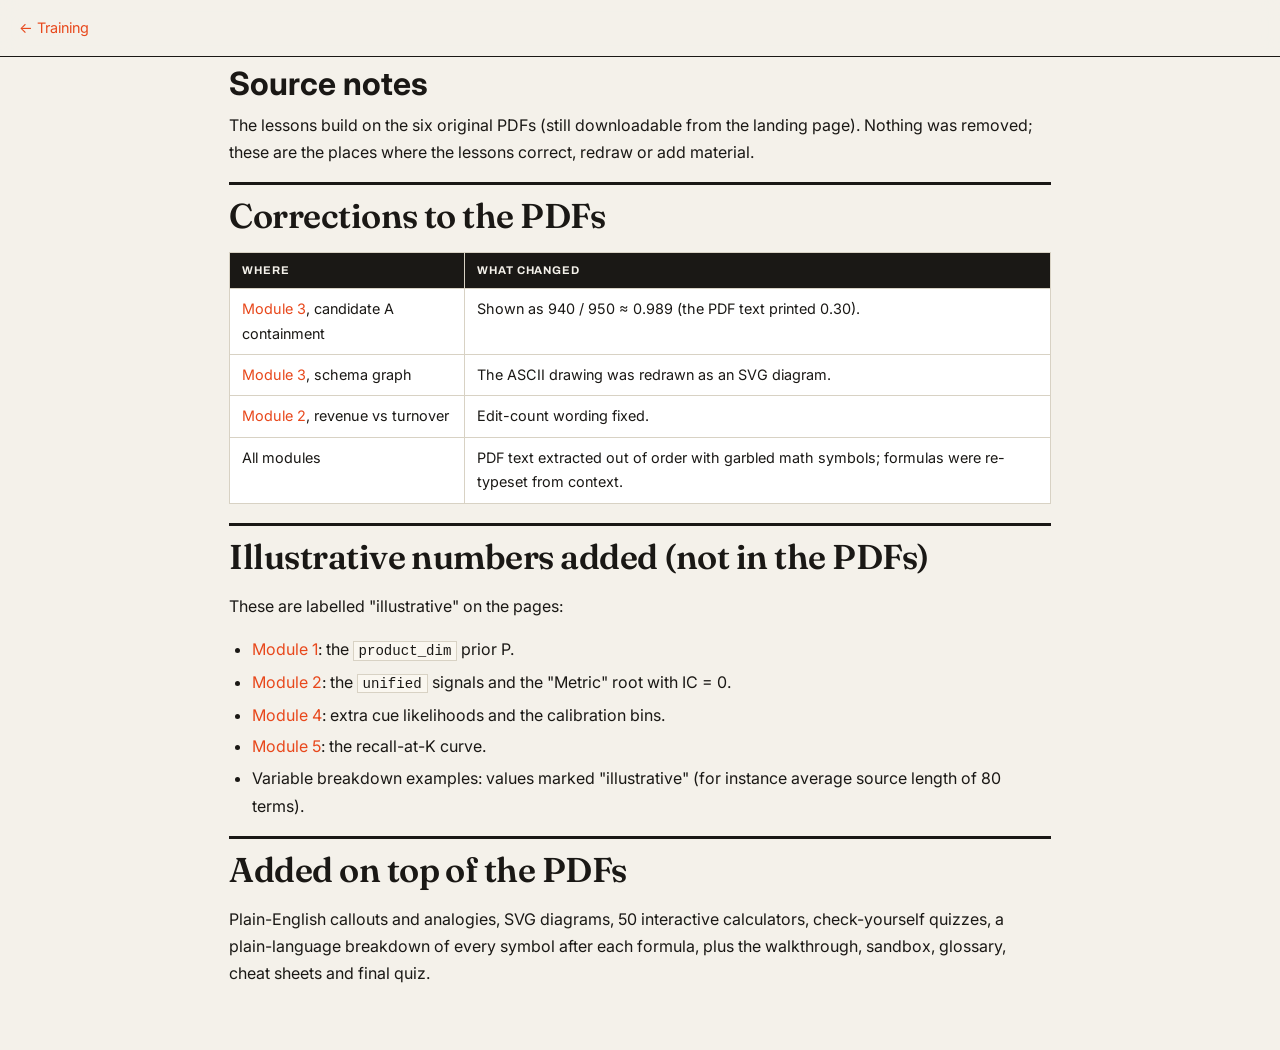
<file: training/notes.html>
<!DOCTYPE html>
<html lang="en"><head><meta charset="UTF-8"><meta name="viewport" content="width=device-width, initial-scale=1.0">
<meta name="robots" content="noindex, nofollow"><title>Source notes | Training</title>
<link rel="stylesheet" href="lesson.css">
<style>.topbar{padding:1rem 1.2rem;font-size:.9rem}.topbar a{color:var(--accent)}#lesson{max-width:860px;margin:0 auto;padding:0 1.2rem 3rem}</style></head>
<body><div class="topbar"><a href="index.html">&larr; Training</a></div>
<main id="lesson">
<h1>Source notes</h1>
<p>The lessons build on the six original PDFs (still downloadable from the landing page). Nothing was removed; these are the places where the lessons correct, redraw or add material.</p>
<h2>Corrections to the PDFs</h2>
<table><tr><th>Where</th><th>What changed</th></tr>
<tr><td><a href="m3.html">Module 3</a>, candidate A containment</td><td>Shown as 940 / 950 &asymp; 0.989 (the PDF text printed 0.30).</td></tr>
<tr><td><a href="m3.html">Module 3</a>, schema graph</td><td>The ASCII drawing was redrawn as an SVG diagram.</td></tr>
<tr><td><a href="m2.html">Module 2</a>, revenue vs turnover</td><td>Edit-count wording fixed.</td></tr>
<tr><td>All modules</td><td>PDF text extracted out of order with garbled math symbols; formulas were re-typeset from context.</td></tr></table>
<h2>Illustrative numbers added (not in the PDFs)</h2>
<p>These are labelled "illustrative" on the pages:</p>
<ul>
<li><a href="m1.html">Module 1</a>: the <code>product_dim</code> prior P.</li>
<li><a href="m2.html">Module 2</a>: the <code>unified</code> signals and the "Metric" root with IC = 0.</li>
<li><a href="m4.html">Module 4</a>: extra cue likelihoods and the calibration bins.</li>
<li><a href="m5.html">Module 5</a>: the recall-at-K curve.</li>
<li>Variable breakdown examples: values marked "illustrative" (for instance average source length of 80 terms).</li>
</ul>
<h2>Added on top of the PDFs</h2>
<p>Plain-English callouts and analogies, SVG diagrams, 50 interactive calculators, check-yourself quizzes, a plain-language breakdown of every symbol after each formula, plus the walkthrough, sandbox, glossary, cheat sheets and final quiz.</p>
</main></body></html>
</file>
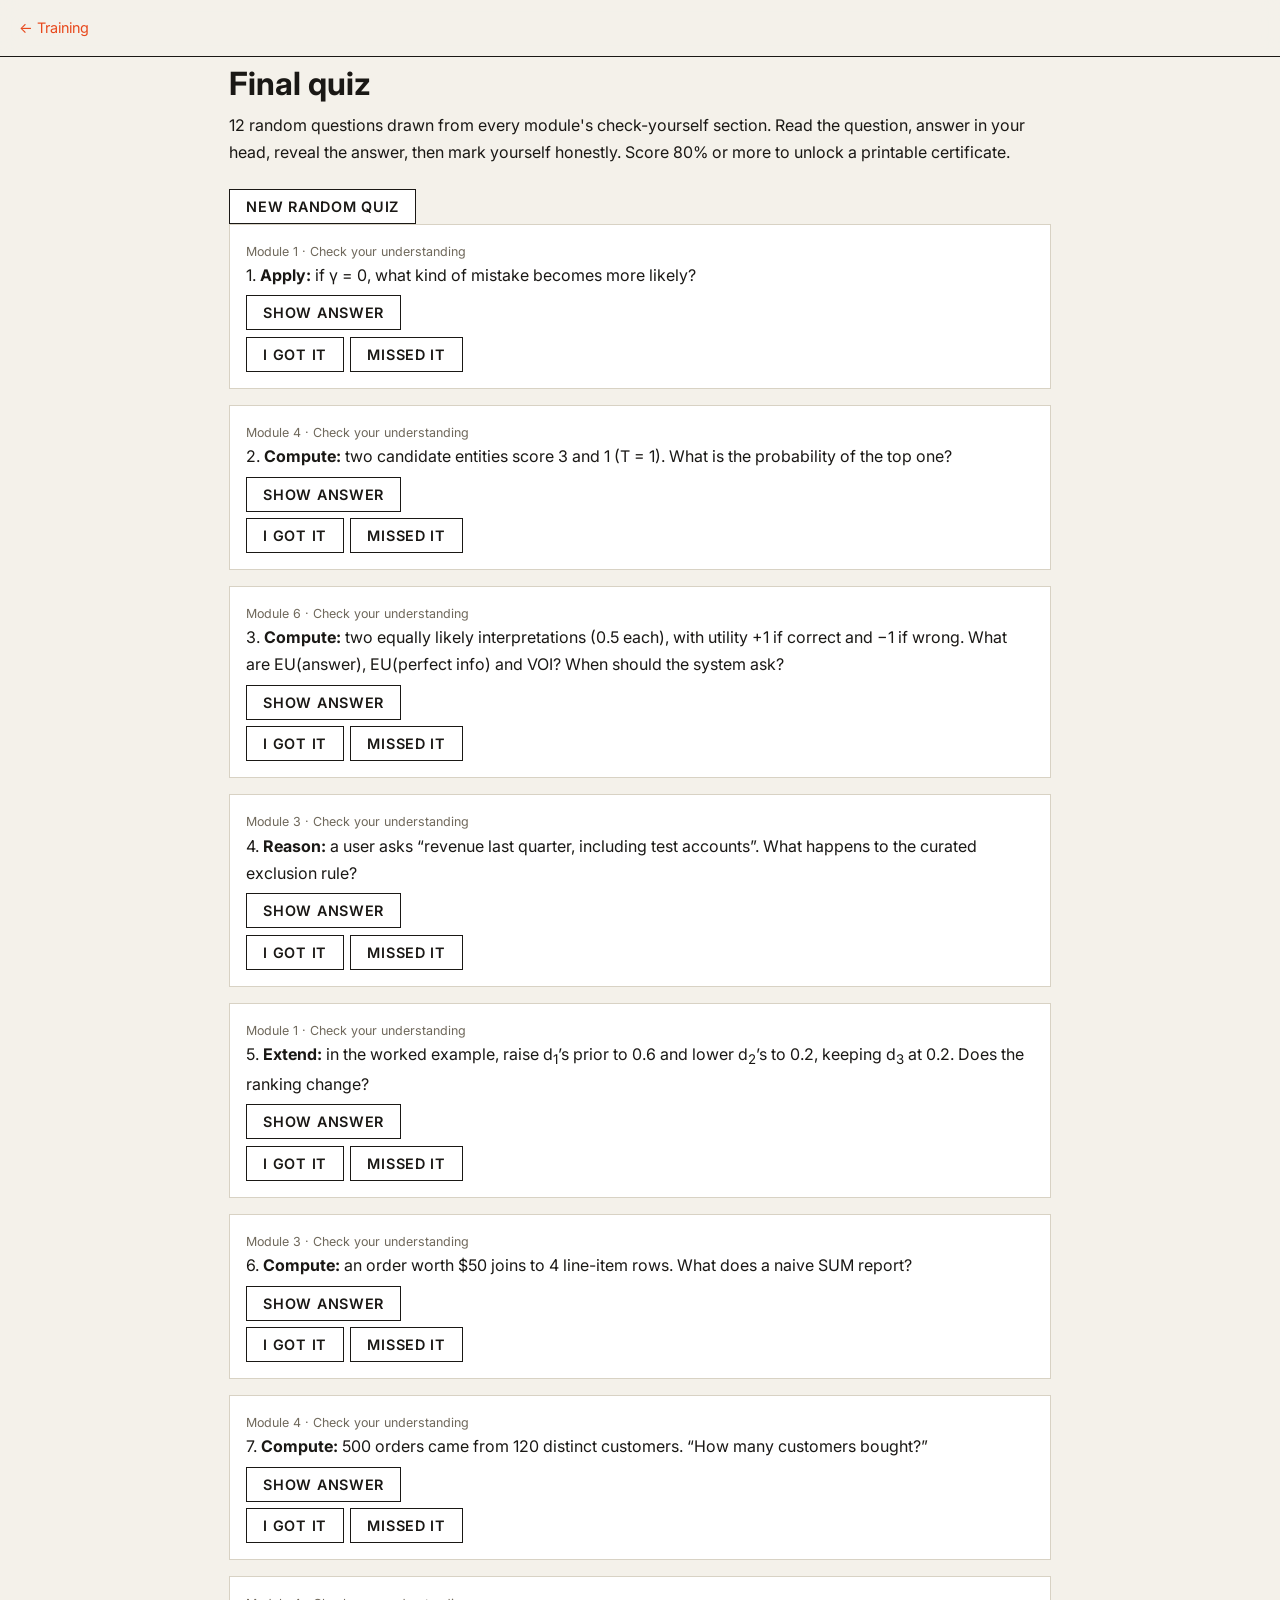
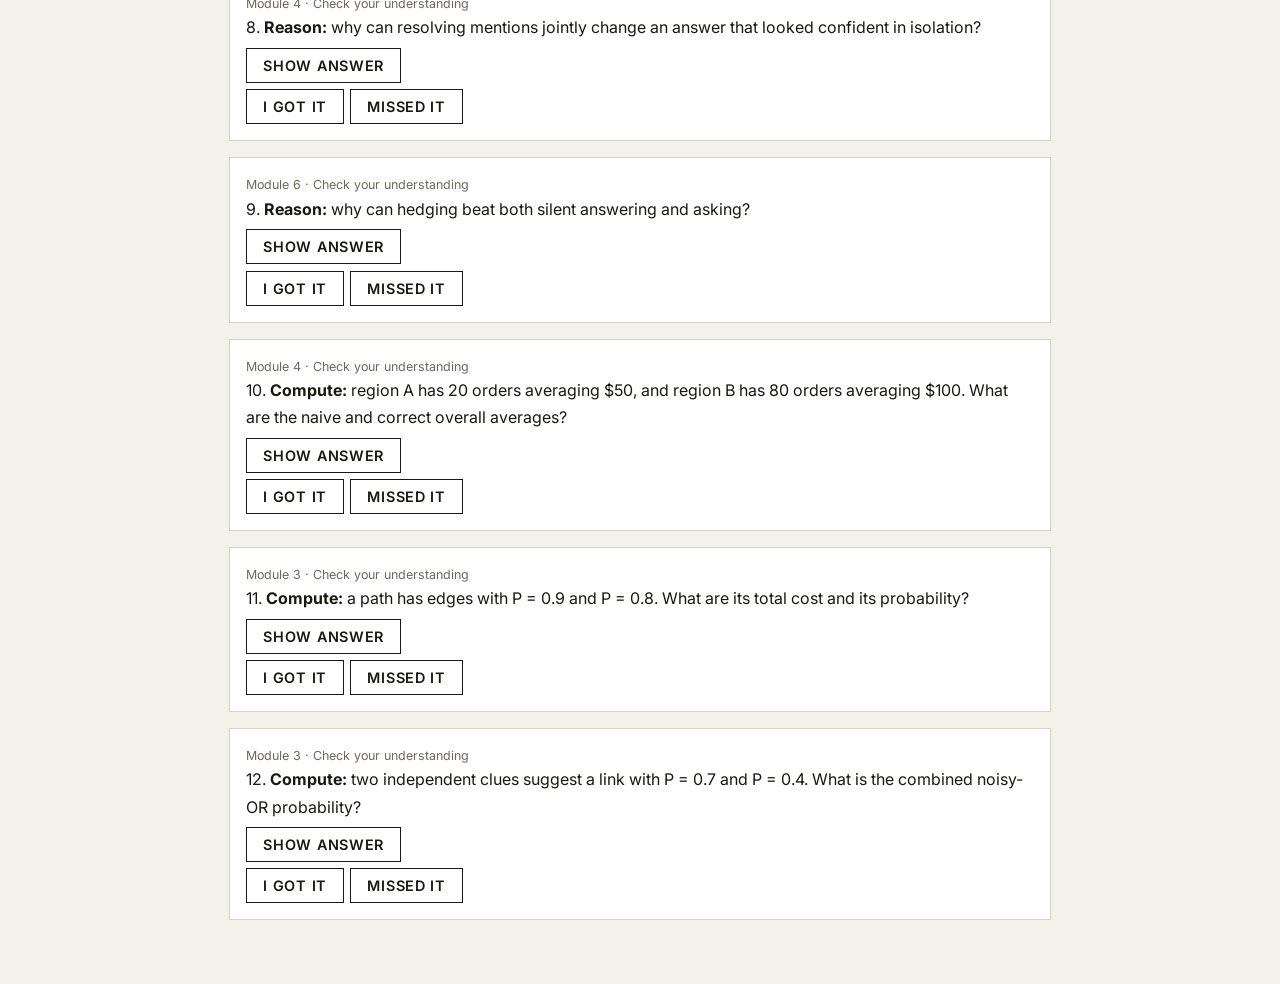
<file: training/quiz.html>
<!DOCTYPE html>
<html lang="en"><head><meta charset="UTF-8"><meta name="viewport" content="width=device-width, initial-scale=1.0">
<meta name="robots" content="noindex, nofollow"><title>Final quiz | Training</title>
<link rel="stylesheet" href="lesson.css">
<style>
.topbar{padding:1rem 1.2rem;font-size:.9rem}.topbar a{color:var(--accent)}
#lesson{max-width:800px;margin:0 auto;padding:0 1.2rem 3rem}
.qc{border:1px solid var(--border);background:var(--surface);padding:1rem;margin:0 0 1rem}
.qc .a{display:none;margin-top:.6rem;padding:.6rem .8rem;background:var(--surface2);border-left:4px solid var(--accent)}.qc.open .a{display:block}
.qc .src{font-size:.78rem;color:var(--dim)}
.btn{padding:.5rem 1rem;border:1px solid var(--rule);background:var(--surface);color:var(--text);cursor:pointer;margin:.4rem .4rem 0 0;font-size:.9rem}.btn.on{background:var(--text);color:var(--bg)}
.btn.good.on{background:#1f7a52;color:#fff}.btn.bad.on{background:#b3321a;color:#fff}
#cert{display:none;border:6px double var(--text);padding:2rem;text-align:center;margin-top:1.5rem;background:#fff;color:#1a1815}
#cert h2{font-size:1.8rem;margin:.3rem}#cert .nm{font-size:1.6rem;border-bottom:1px solid #1a1815;display:inline-block;min-width:60%;margin:.8rem 0}
#nm{padding:.5rem;font-size:1rem;margin:.5rem 0;width:min(100%,320px)}
@media print{.topbar,#qs,#res,.noprint{display:none}#cert{display:block!important}}
</style></head>
<body><div class="topbar"><a href="index.html">&larr; Training</a></div>
<main id="lesson">
<h1>Final quiz</h1>
<p>12 random questions drawn from every module's check-yourself section. Read the question, answer in your head, reveal the answer, then mark yourself honestly. Score 80% or more to unlock a printable certificate.</p>
<button class="btn" id="go">New random quiz</button> <span id="best" class="caption"></span>
<div id="qs"></div><div id="res"></div>
<div id="cert"><div>Certificate of completion</div><h2>How a System Answers a Business Question</h2><div>awarded to</div><div class="nm" id="cn">&nbsp;</div><div>for completing the six-module course and scoring <b id="cs"></b> on the final quiz</div><div id="cd" class="caption"></div></div>
</main>
<script src="modules.js"></script><script src="pages.js"></script>
<script>
let POOL = [], marks = {}, N = 12;
const K = "training-quiz", best = () => +localStorage.getItem(K) || 0;
function render() {
  const pick = POOL.slice().sort(() => Math.random() - .5).slice(0, N); marks = {};
  qs.innerHTML = pick.map((p, i) => `<div class="qc" id="c${i}"><div class="src">Module ${p.m} &middot; ${p.sec}</div><div>${i + 1}. ${p.q}</div><button class="btn" data-r="${i}">Show answer</button><div class="a">${p.a}</div><div><button class="btn good" data-g="${i}">I got it</button><button class="btn bad" data-b="${i}">Missed it</button></div></div>`).join("");
  res.innerHTML = ""; cert.style.display = "none"; bestLbl();
  qs.onclick = e => {
    const t = e.target, g = t.dataset.g, b = t.dataset.b, r = t.dataset.r;
    if (r != null) document.getElementById("c" + r).classList.add("open");
    const k = g != null ? g : b; if (k == null) return;
    marks[k] = g != null; const c = document.getElementById("c" + k); c.classList.add("open");
    c.querySelector(".good").classList.toggle("on", marks[k]); c.querySelector(".bad").classList.toggle("on", !marks[k]);
    const n = Object.keys(marks).length, ok = Object.values(marks).filter(Boolean).length;
    res.innerHTML = `<p><b>${n} of ${pick.length} marked &middot; ${ok} correct</b></p>`;
    if (n === pick.length) finish(ok, pick.length);
  };
}
function bestLbl() { best() && (document.getElementById("best").textContent = "Best score: " + best() + "%"); }
function finish(ok, n) {
  const pct = Math.round(100 * ok / n); if (pct > best()) localStorage.setItem(K, pct); bestLbl();
  res.innerHTML = `<div class="callout"><b>Final: ${ok} / ${n} (${pct}%)</b> &mdash; ${pct >= 80 ? "Passed. Enter your name for the certificate below." : "Below 80%. Re-read the sections you missed and try a new random quiz."}</div>` + (pct >= 80 ? `<input id="nm" placeholder="Your name"> <button class="btn noprint" onclick="print()">Print certificate</button>` : "");
  if (pct >= 80) {
    cert.style.display = "block"; cs.textContent = pct + "%"; cd.textContent = new Date().toLocaleDateString(undefined, { year: "numeric", month: "long", day: "numeric" });
    nm.oninput = () => cn.textContent = nm.value || "\u00a0";
  } else cert.style.display = "none";
}
loadAll().then(a => {
  a.forEach(({ m, doc }) => doc.querySelectorAll(".check li").forEach(li => {
    const q = li.querySelector(".q"), an = li.querySelector(".a");
    if (q && an) POOL.push({ m: m.id, sec: secOf(li), q: q.innerHTML, a: an.innerHTML });
  }));
  go.onclick = render; render();
}).catch(e => qs.textContent = "Could not load (" + e + ").");
</script></body></html>
</file>
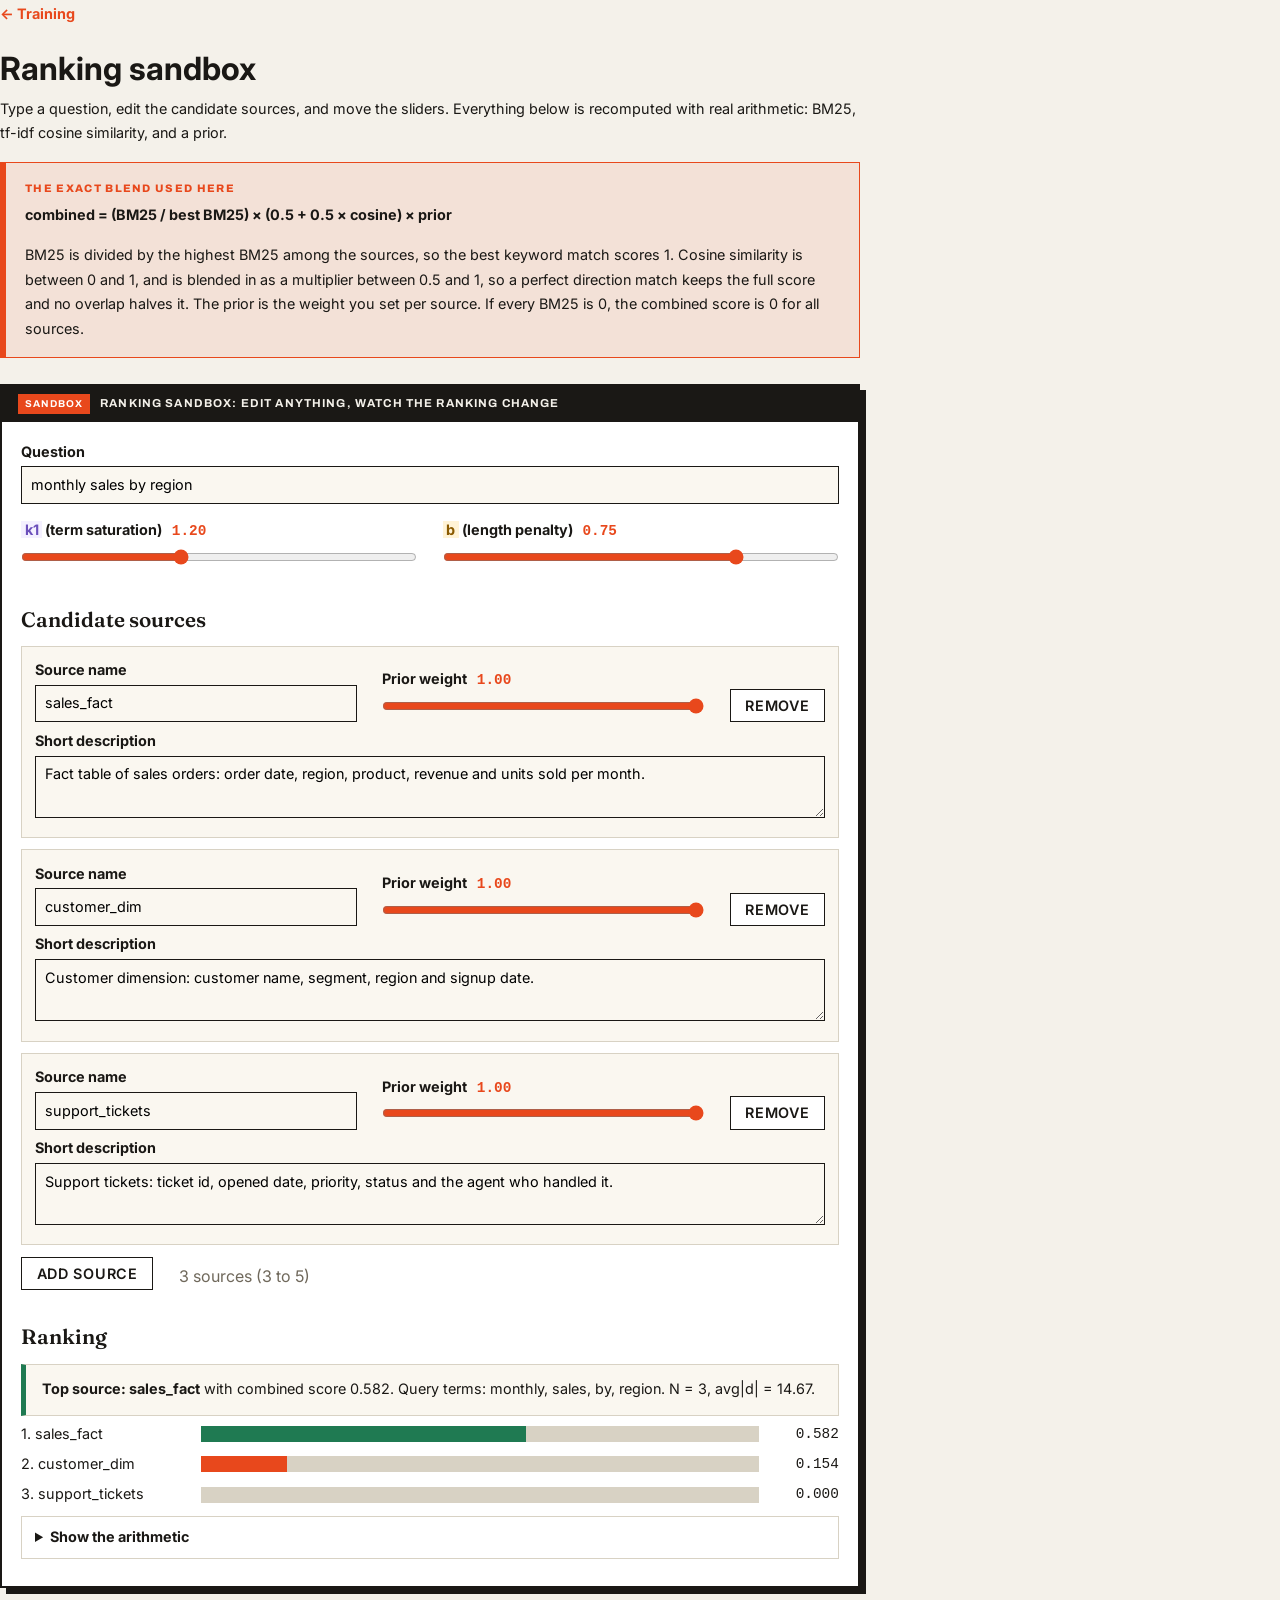
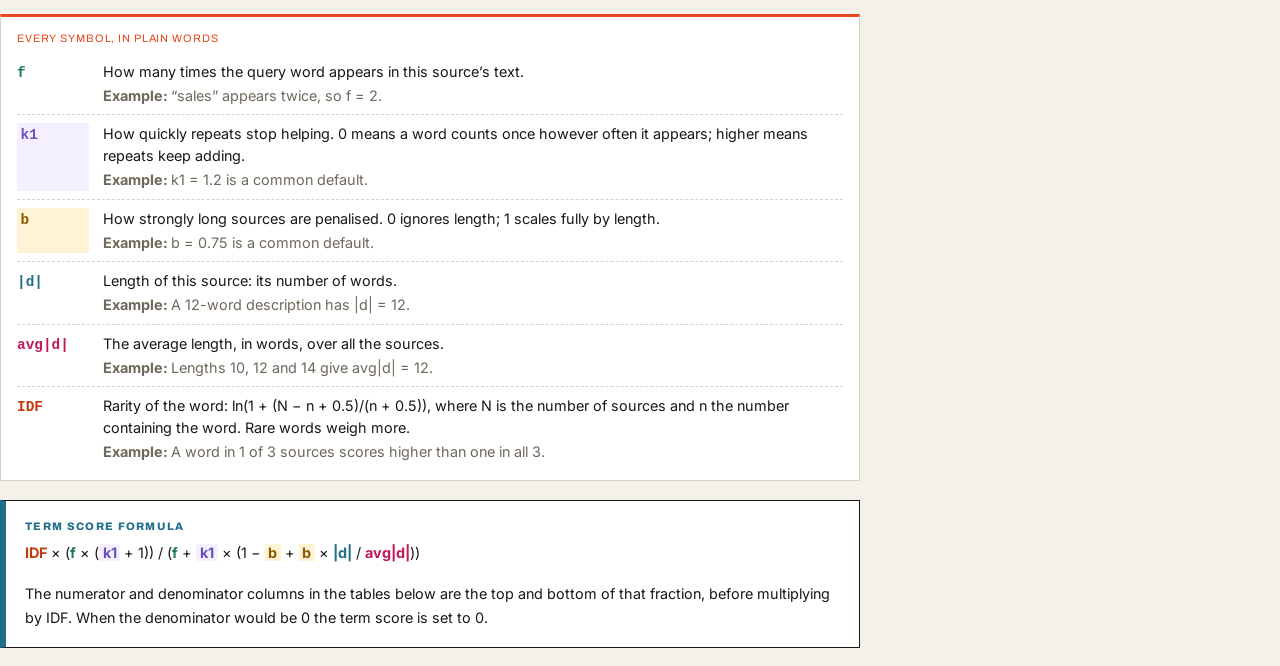
<file: training/sandbox.html>
<!DOCTYPE html>
<html lang="en">
<head>
<meta charset="UTF-8">
<meta name="viewport" content="width=device-width, initial-scale=1.0">
<meta name="robots" content="noindex, nofollow">
<title>Ranking sandbox | Training</title>
<link rel="stylesheet" href="lesson.css">
<style>
html,body{overflow-x:hidden}
#lesson{max-width:100%}
#lesson p,#lesson li,#lesson dd,#lesson dt,#lesson label,#lesson td,#lesson th,#lesson summary,#lesson small,#lesson button,#lesson textarea,#lesson input,#lesson output,.bars .b,.bars .b .v,.widget .out,.widget label{font-size:.9rem}
.widget label{font-weight:700}
.back{display:inline-block;margin:0 0 1rem;font-size:.9rem;font-weight:700}
.widget textarea{font:inherit;font-size:.9rem;padding:.35rem .55rem;border:1.5px solid var(--rule);background:var(--surface2);width:100%;max-width:100%;box-sizing:border-box;min-height:3.4rem;resize:vertical}
.src{border:1px solid var(--border);background:var(--surface2);padding:.7rem .8rem;margin:0 0 .7rem}
.src .row{margin-bottom:.4rem}
.src .rm{flex:0 0 auto}
.tw{overflow-x:auto;max-width:100%;margin:.4rem 0 .8rem}
.tw table{border-collapse:collapse;min-width:640px}
.tw th,.tw td{border:1px solid var(--border);padding:.3rem .5rem;text-align:right;font-family:var(--mono);white-space:nowrap}
.tw th:first-child,.tw td:first-child{text-align:left}
.c-f{color:#1f7a52;font-weight:700}
.c-k1{color:#6b4fbb;font-weight:700;background:#f4f0ff;padding:0 .25em}
.c-b{color:#8a5a00;font-weight:700;background:#fff3d6;padding:0 .25em}
.c-d{color:#1f6f8b;font-weight:700}
.c-avg{color:#c2185b;font-weight:700}
.c-idf{color:#c0390f;font-weight:700}
details.arith{border:1px solid var(--border);background:var(--surface);padding:.5rem .8rem;margin:.6rem 0}
details.arith>summary{cursor:pointer;font-weight:700}
.bars .b{grid-template-columns:minmax(80px,170px) 1fr 70px}
.bars .b .n{overflow-wrap:anywhere}
.note2{color:var(--dim)}
</style>
</head>
<body>
<main id="lesson">
<a class="back" href="index.html">&larr; Training</a>
<h1>Ranking sandbox</h1>
<p>Type a question, edit the candidate sources, and move the sliders. Everything below is recomputed with real arithmetic: BM25, tf-idf cosine similarity, and a prior.</p>

<div class="callout plain" data-tag="The exact blend used here">
<p><b>combined = (BM25 / best BM25) &times; (0.5 + 0.5 &times; cosine) &times; prior</b></p>
<p>BM25 is divided by the highest BM25 among the sources, so the best keyword match scores 1. Cosine similarity is between 0 and 1, and is blended in as a multiplier between 0.5 and 1, so a perfect direction match keeps the full score and no overlap halves it. The prior is the weight you set per source. If every BM25 is 0, the combined score is 0 for all sources.</p>
</div>

<div class="widget" id="sandbox">
<div class="wh"><i>Sandbox</i>Ranking sandbox: edit anything, watch the ranking change</div>
<div class="wb">
<div class="row"><div class="ctl" style="flex-basis:100%"><label for="q">Question</label><input type="text" id="q" value="monthly sales by region" autocomplete="off"></div></div>
<div class="row">
<div class="ctl"><label for="k1"><span class="c-k1">k1</span> (term saturation) <output id="k1o">1.20</output></label><input type="range" id="k1" min="0" max="3" step="0.05" value="1.2"></div>
<div class="ctl"><label for="b"><span class="c-b">b</span> (length penalty) <output id="bo">0.75</output></label><input type="range" id="b" min="0" max="1" step="0.05" value="0.75"></div>
</div>
<h3>Candidate sources</h3>
<div id="srcs"></div>
<div class="row"><button type="button" id="add">Add source</button><span class="note2" id="cnt"></span></div>

<h3>Ranking</h3>
<div class="out" id="out"></div>
<div class="bars" id="bars"></div>

<details class="arith" id="arith"><summary>Show the arithmetic</summary><div id="arithbody"></div></details>
</div></div>

<dl class="vars" id="legend"><div><dt class="c-f">f</dt><dd>How many times the query word appears in this source&rsquo;s text. <span class="ex">&ldquo;sales&rdquo; appears twice, so f = 2.</span></dd></div><div><dt class="c-k1">k1</dt><dd>How quickly repeats stop helping. 0 means a word counts once however often it appears; higher means repeats keep adding. <span class="ex">k1 = 1.2 is a common default.</span></dd></div><div><dt class="c-b">b</dt><dd>How strongly long sources are penalised. 0 ignores length; 1 scales fully by length. <span class="ex">b = 0.75 is a common default.</span></dd></div><div><dt class="c-d">|d|</dt><dd>Length of this source: its number of words. <span class="ex">A 12-word description has |d| = 12.</span></dd></div><div><dt class="c-avg">avg|d|</dt><dd>The average length, in words, over all the sources. <span class="ex">Lengths 10, 12 and 14 give avg|d| = 12.</span></dd></div><div><dt class="c-idf">IDF</dt><dd>Rarity of the word: ln(1 + (N &minus; n + 0.5)/(n + 0.5)), where N is the number of sources and n the number containing the word. Rare words weigh more. <span class="ex">A word in 1 of 3 sources scores higher than one in all 3.</span></dd></div></dl>

<div class="callout note" data-tag="Term score formula">
<p><span class="c-idf">IDF</span> &times; (<span class="c-f">f</span> &times; (<span class="c-k1">k1</span> + 1)) / (<span class="c-f">f</span> + <span class="c-k1">k1</span> &times; (1 &minus; <span class="c-b">b</span> + <span class="c-b">b</span> &times; <span class="c-d">|d|</span> / <span class="c-avg">avg|d|</span>))</p>
<p>The numerator and denominator columns in the tables below are the top and bottom of that fraction, before multiplying by IDF. When the denominator would be 0 the term score is set to 0.</p>
</div>
</main>

<script>
(function () {
  var DEFAULTS = [
    { name: "sales_fact", desc: "Fact table of sales orders: order date, region, product, revenue and units sold per month.", prior: 1 },
    { name: "customer_dim", desc: "Customer dimension: customer name, segment, region and signup date.", prior: 1 },
    { name: "support_tickets", desc: "Support tickets: ticket id, opened date, priority, status and the agent who handled it.", prior: 1 }
  ];
  var MAXS = 5, MINS = 3;
  var srcs = DEFAULTS.map(function (s) { return { name: s.name, desc: s.desc, prior: s.prior }; });
  var $ = function (id) { return document.getElementById(id); };
  var q = $("q"), k1El = $("k1"), bEl = $("b"), srcsEl = $("srcs");

  function esc(s) { return String(s).replace(/[&<>"]/g, function (c) { return { "&": "&amp;", "<": "&lt;", ">": "&gt;", '"': "&quot;" }[c]; }); }
  function num(x, d) { x = Number(x); if (!isFinite(x)) x = 0; return x.toFixed(d === undefined ? 3 : d); }
  function tokenize(s) { return (String(s || "").toLowerCase().match(/[a-z0-9]+/g)) || []; }
  function counts(tokens) { var m = {}; tokens.forEach(function (t) { m[t] = (m[t] || 0) + 1; }); return m; }
  function safe(x) { return isFinite(x) ? x : 0; }

  function compute() {
    var k1 = safe(parseFloat(k1El.value)), b = safe(parseFloat(bEl.value));
    var qTok = tokenize(q.value), qTerms = Object.keys(counts(qTok));
    var docs = srcs.map(function (s) {
      var tok = tokenize(s.name + " " + s.desc);
      return { s: s, tok: tok, tf: counts(tok), len: tok.length };
    });
    var N = docs.length;
    var avgdl = N ? docs.reduce(function (a, d) { return a + d.len; }, 0) / N : 0;
    function idfOf(t) {
      var n = docs.filter(function (d) { return d.tf[t]; }).length;
      return { n: n, idf: safe(Math.log(1 + (N - n + 0.5) / (n + 0.5))) };
    }
    var idfs = {};
    qTerms.forEach(function (t) { idfs[t] = idfOf(t); });
    var vocab = {};
    qTerms.forEach(function (t) { vocab[t] = 1; });
    docs.forEach(function (d) { Object.keys(d.tf).forEach(function (t) { vocab[t] = 1; }); });
    var vocabList = Object.keys(vocab);
    var qtf = counts(qTok);
    function vec(tf) { return vocabList.map(function (t) { return (tf[t] || 0) * (idfs[t] ? idfs[t].idf : idfOf(t).idf); }); }
    function cosine(a, c) {
      var dot = 0, na = 0, nc = 0;
      for (var i = 0; i < a.length; i++) { dot += a[i] * c[i]; na += a[i] * a[i]; nc += c[i] * c[i]; }
      if (na <= 0 || nc <= 0) return 0;
      return safe(Math.min(1, Math.max(0, dot / (Math.sqrt(na) * Math.sqrt(nc)))));
    }
    var qv = vec(qtf);
    var rows = docs.map(function (d) {
      var lenNorm = avgdl > 0 ? d.len / avgdl : 0;
      var terms = qTerms.map(function (t) {
        var f = d.tf[t] || 0, idf = idfs[t].idf;
        var num_ = f * (k1 + 1);
        var den = f + k1 * (1 - b + b * lenNorm);
        var score = den > 0 ? safe(idf * num_ / den) : 0;
        return { t: t, f: f, idf: idf, num: safe(num_), den: safe(den), score: score };
      });
      var bm25 = terms.reduce(function (a, x) { return a + x.score; }, 0);
      return { name: d.s.name || "(unnamed)", len: d.len, prior: safe(d.s.prior), terms: terms, bm25: bm25, cos: cosine(qv, vec(d.tf)) };
    });
    var maxBm = rows.reduce(function (a, r) { return Math.max(a, r.bm25); }, 0);
    rows.forEach(function (r) {
      r.bm25n = maxBm > 0 ? r.bm25 / maxBm : 0;
      r.blend = 0.5 + 0.5 * r.cos;
      r.combined = safe(r.bm25n * r.blend * r.prior);
    });
    return { rows: rows, qTerms: qTerms, N: N, avgdl: avgdl, k1: k1, b: b };
  }

  function render() {
    k1El.nextElementSibling; $("k1o").textContent = num(k1El.value, 2); $("bo").textContent = num(bEl.value, 2);
    $("cnt").textContent = srcs.length + " sources (" + MINS + " to " + MAXS + ")";
    var r = compute(), out = $("out"), bars = $("bars"), body = $("arithbody");
    if (!r.qTerms.length) {
      out.className = "out mid";
      out.textContent = "Type a question with at least one letter or digit to rank the sources.";
      bars.innerHTML = ""; body.innerHTML = "<p>No query terms yet, so there is nothing to calculate.</p>";
      return;
    }
    var ranked = r.rows.slice().sort(function (a, c) { return c.combined - a.combined; });
    var top = ranked[0];
    if (top.combined > 0) {
      out.className = "out good";
      out.innerHTML = "<span class=\"verdict\">Top source: " + esc(top.name) + "</span> with combined score " + num(top.combined) + ". Query terms: " + r.qTerms.map(esc).join(", ") + ". N = " + r.N + ", avg|d| = " + num(r.avgdl, 2) + ".";
    } else {
      out.className = "out bad";
      out.innerHTML = "<span class=\"verdict\">No source matches.</span> None of the query terms (" + r.qTerms.map(esc).join(", ") + ") appear in any source, or the priors are 0, so every score is 0.";
    }
    bars.innerHTML = ranked.map(function (x, i) {
      var w = Math.max(0, Math.min(100, x.combined * 100));
      return "<div class=\"b" + (i === 0 && x.combined > 0 ? " top" : "") + "\"><span class=\"n\">" + (i + 1) + ". " + esc(x.name) + "</span><span class=\"t\"><i style=\"width:" + w.toFixed(1) + "%\"></i></span><span class=\"v\">" + num(x.combined) + "</span></div>";
    }).join("");

    var open = {};
    [].forEach.call(body.querySelectorAll("details"), function (d) { if (d.open) open[d.getAttribute("data-n")] = 1; });
    body.innerHTML = r.rows.map(function (x, i) {
      var trs = x.terms.map(function (t) {
        return "<tr><td>" + esc(t.t) + "</td><td class=\"c-f\">" + t.f + "</td><td class=\"c-d\">" + x.len + "</td><td class=\"c-idf\">" + num(t.idf) + "</td><td>" + num(t.num) + "</td><td>" + num(t.den) + "</td><td><b>" + num(t.score) + "</b></td></tr>";
      }).join("");
      return "<details class=\"arith\" data-n=\"" + i + "\"" + (open[i] ? " open" : "") + "><summary>" + esc(x.name) + ": BM25 " + num(x.bm25) + ", cosine " + num(x.cos) + ", combined " + num(x.combined) + "</summary>" +
        "<div class=\"tw\"><table><thead><tr><th>term</th><th class=\"c-f\">f(t,d)</th><th class=\"c-d\">|d|</th><th class=\"c-idf\">IDF(t)</th><th>numerator<br><span class=\"c-f\">f</span>&times;(<span class=\"c-k1\">k1</span>+1)</th><th>denominator<br><span class=\"c-f\">f</span>+<span class=\"c-k1\">k1</span>&times;(1&minus;<span class=\"c-b\">b</span>+<span class=\"c-b\">b</span>&times;<span class=\"c-d\">|d|</span>/<span class=\"c-avg\">avg|d|</span>)</th><th>term score</th></tr></thead><tbody>" + trs +
        "<tr><td colspan=\"6\"><b>BM25 sum</b> (k1 = " + num(r.k1, 2) + ", b = " + num(r.b, 2) + ", avg|d| = " + num(r.avgdl, 2) + ")</td><td><b>" + num(x.bm25) + "</b></td></tr></tbody></table></div>" +
        "<p>Normalised BM25 = " + num(x.bm25) + " / best = <b>" + num(x.bm25n) + "</b>. Blend = 0.5 + 0.5 &times; " + num(x.cos) + " = <b>" + num(x.blend) + "</b>. Prior = <b>" + num(x.prior, 2) + "</b>.<br>Combined = " + num(x.bm25n) + " &times; " + num(x.blend) + " &times; " + num(x.prior, 2) + " = <b>" + num(x.combined) + "</b></p></details>";
    }).join("");
  }

  function buildSources() {
    srcsEl.innerHTML = "";
    srcs.forEach(function (s, i) {
      var d = document.createElement("div");
      d.className = "src";
      d.innerHTML = "<div class=\"row\"><div class=\"ctl\"><label>Source name</label><input type=\"text\" class=\"sn\"></div>" +
        "<div class=\"ctl\"><label>Prior weight <output class=\"po\"></output></label><input type=\"range\" class=\"sp\" min=\"0\" max=\"1\" step=\"0.05\"></div>" +
        "<button type=\"button\" class=\"rm\">Remove</button></div>" +
        "<label>Short description</label><textarea class=\"sd\" rows=\"2\"></textarea>";
      var sn = d.querySelector(".sn"), sp = d.querySelector(".sp"), sd = d.querySelector(".sd"), po = d.querySelector(".po"), rm = d.querySelector(".rm");
      sn.value = s.name; sd.value = s.desc; sp.value = s.prior; po.textContent = num(s.prior, 2);
      rm.disabled = srcs.length <= MINS;
      sn.addEventListener("input", function () { s.name = sn.value; render(); });
      sd.addEventListener("input", function () { s.desc = sd.value; render(); });
      sp.addEventListener("input", function () { s.prior = safe(parseFloat(sp.value)); po.textContent = num(s.prior, 2); render(); });
      rm.addEventListener("click", function () { if (srcs.length > MINS) { srcs.splice(i, 1); buildSources(); render(); } });
      srcsEl.appendChild(d);
    });
    $("add").disabled = srcs.length >= MAXS;
  }

  $("add").addEventListener("click", function () {
    if (srcs.length < MAXS) { srcs.push({ name: "new_source_" + (srcs.length + 1), desc: "", prior: 1 }); buildSources(); render(); }
  });
  q.addEventListener("input", render);
  k1El.addEventListener("input", render);
  bEl.addEventListener("input", render);
  buildSources();
  render();
})();
</script>
</body>
</html>
</file>
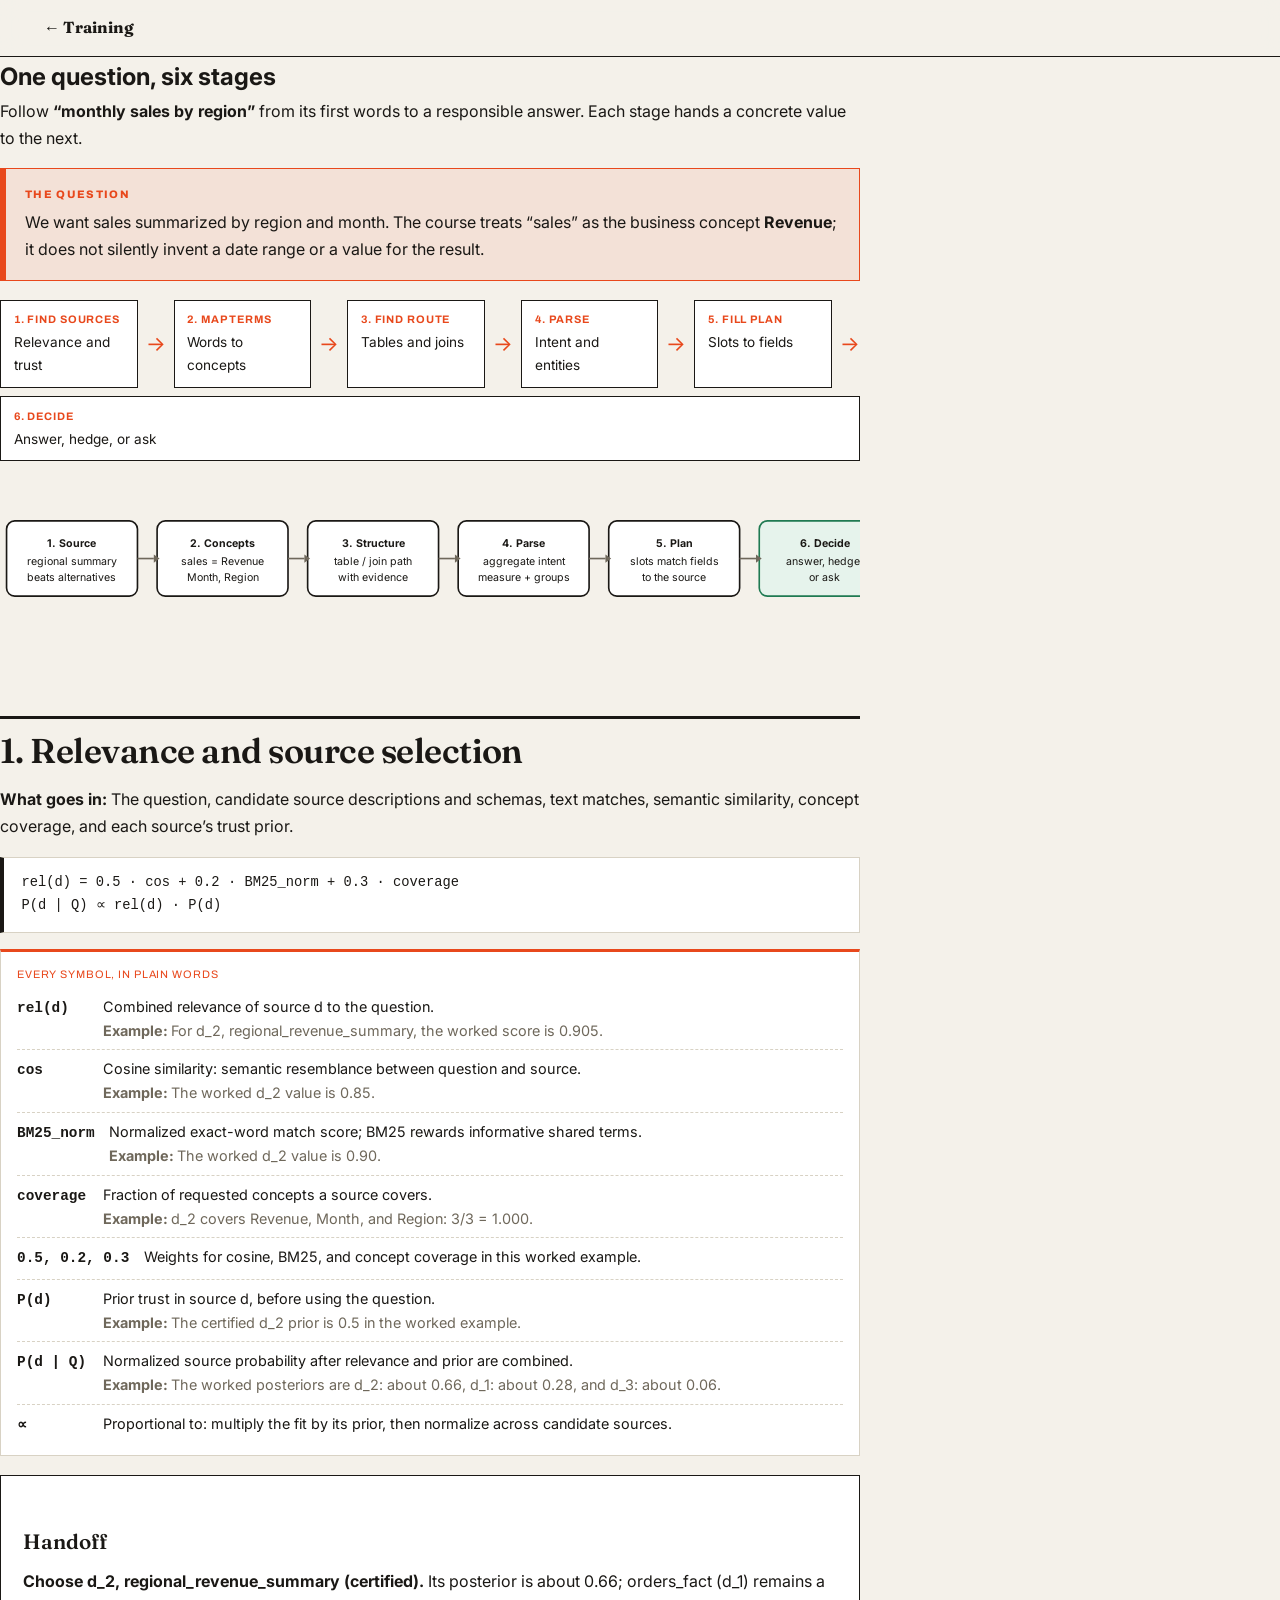
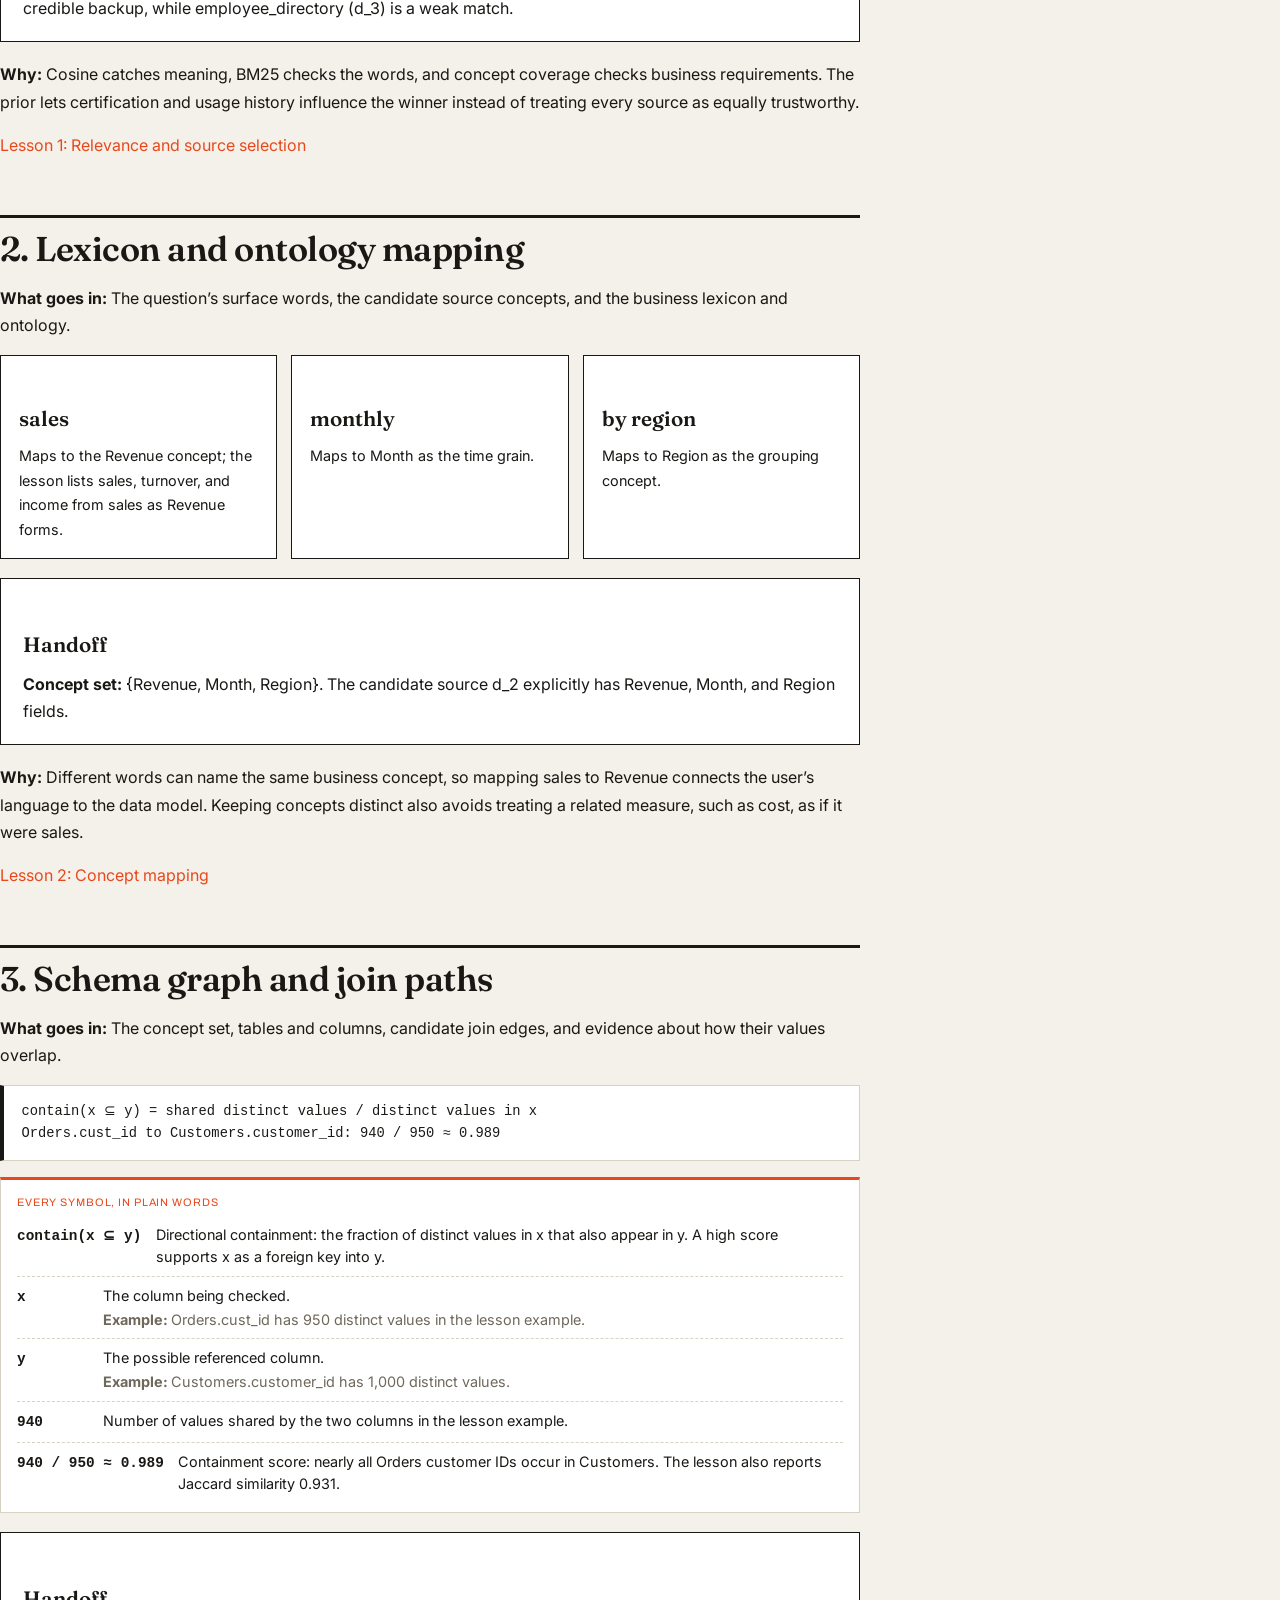
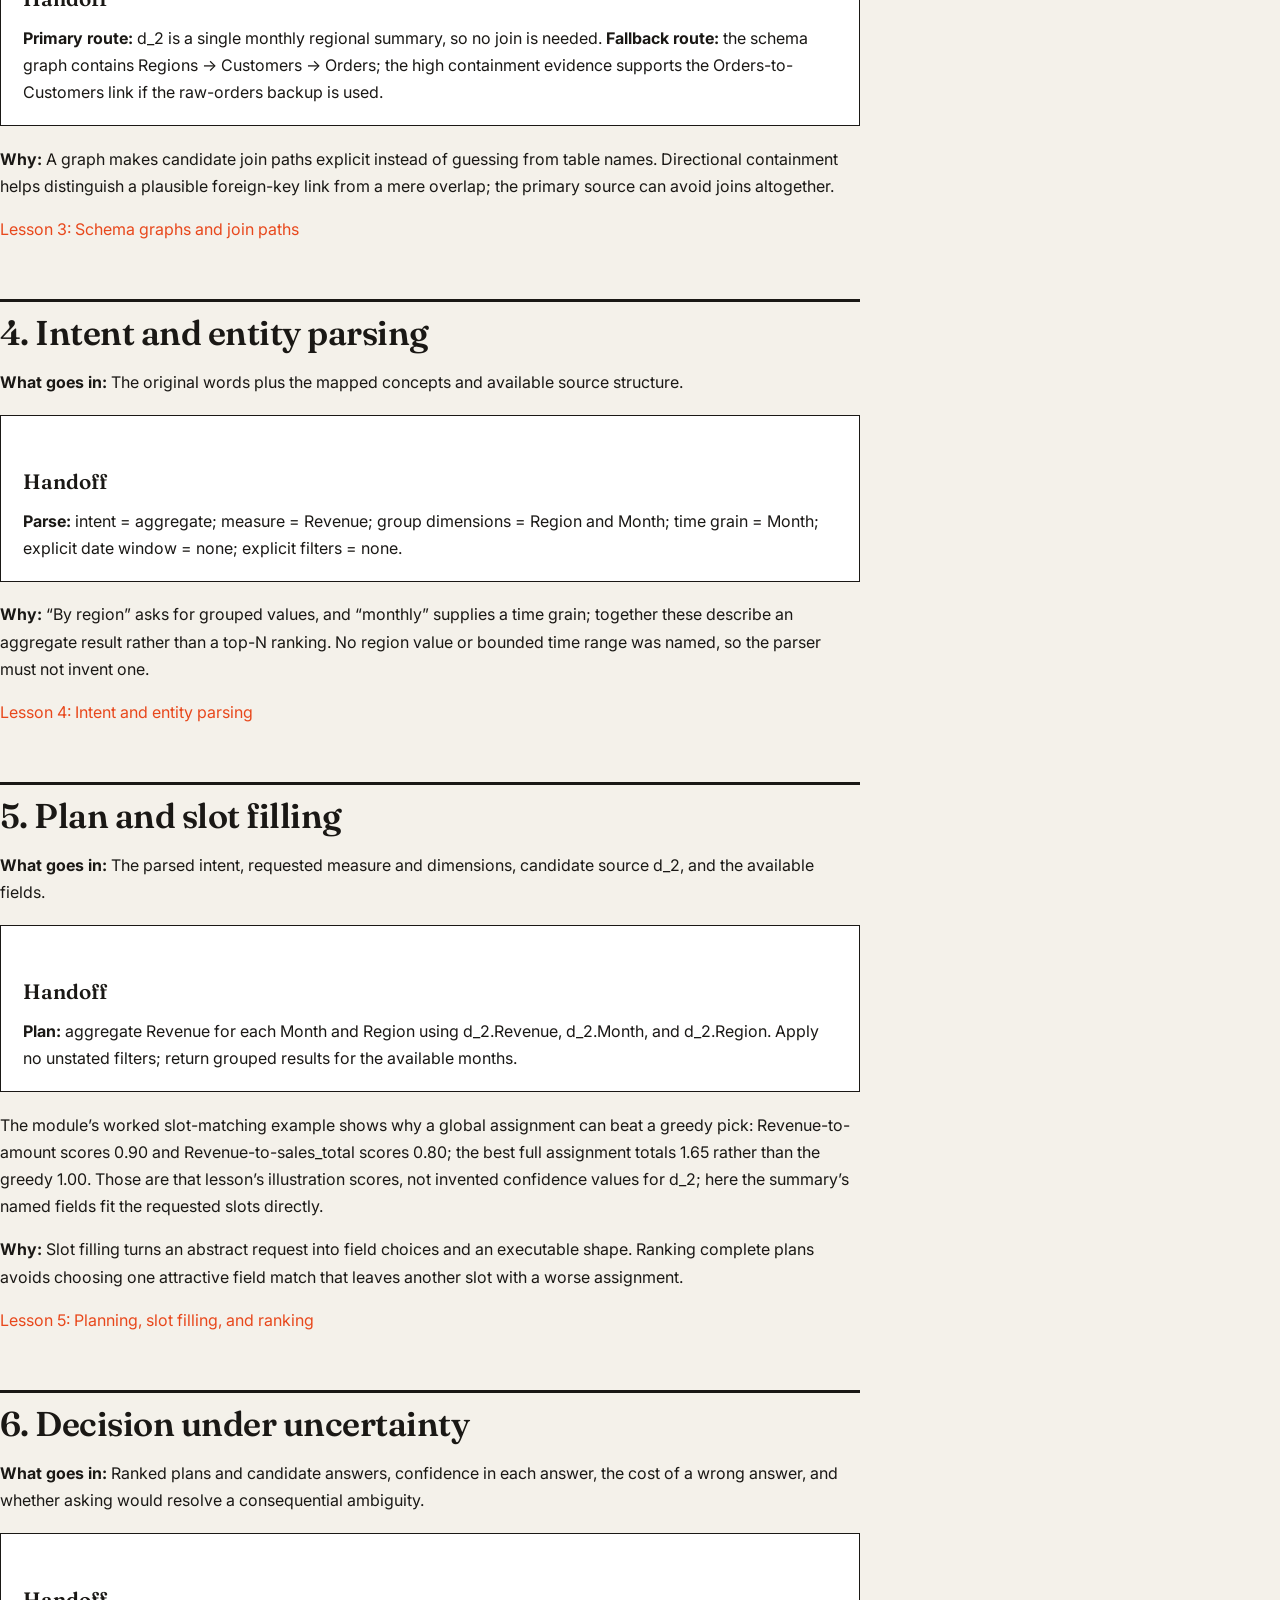
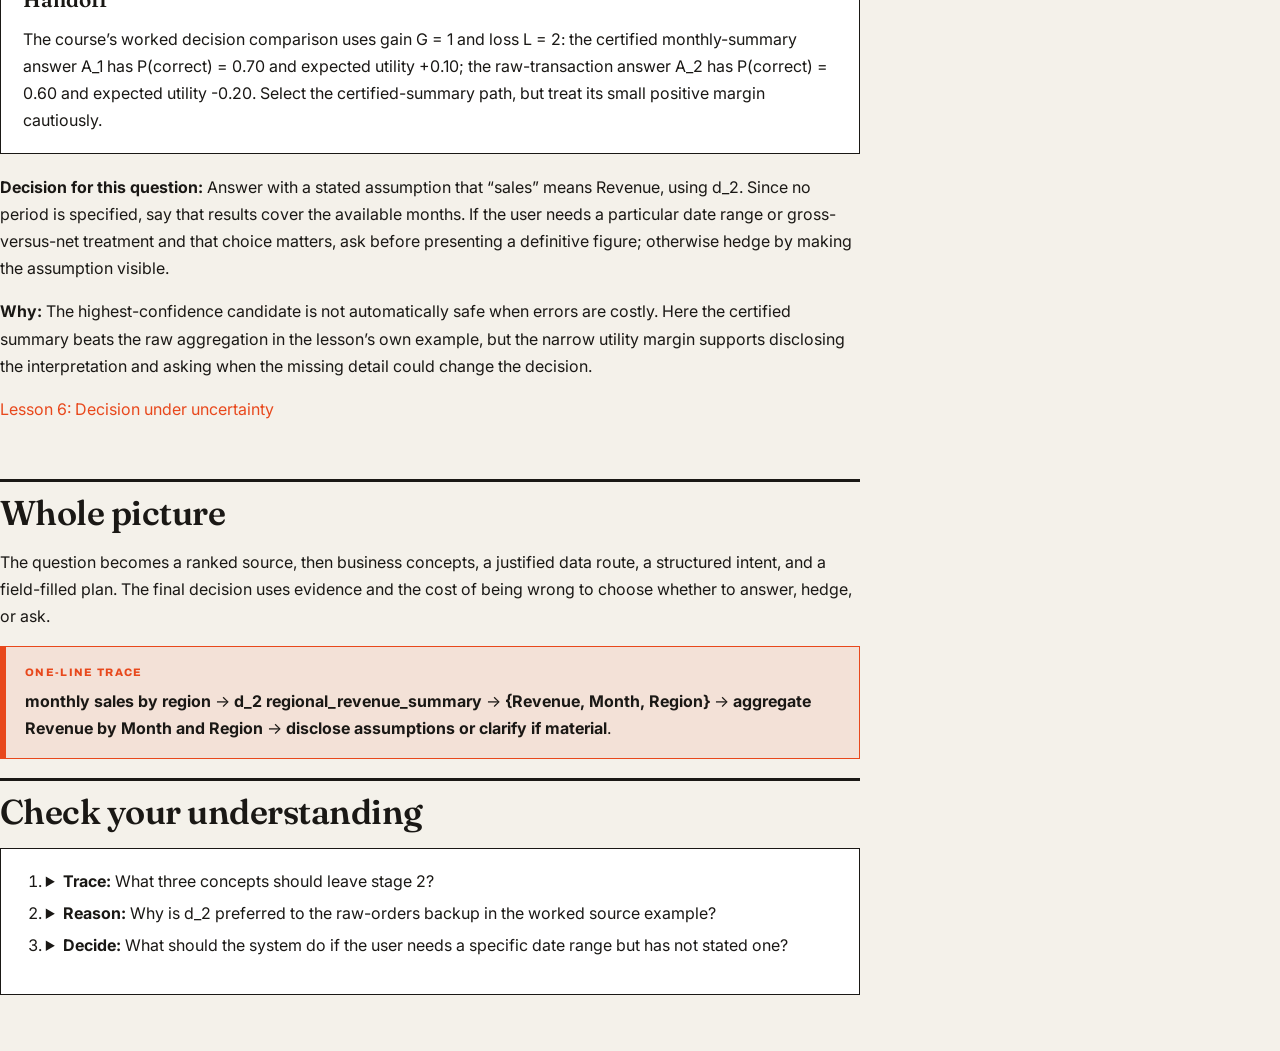
<file: training/walkthrough.html>
<!DOCTYPE html>
<html lang="en">
<head>
<meta charset="UTF-8">
<meta name="viewport" content="width=device-width, initial-scale=1.0">
<meta name="robots" content="noindex, nofollow">
<title>One Question, Six Stages | Training</title>
<link rel="stylesheet" href="lesson.css">
</head>
<body>
<header class="topbar"><div class="in"><a class="logo" href="index.html">&larr; Training</a></div></header>
<main id="lesson">
<section data-toc="Walkthrough">
<h1>One question, six stages</h1>
<p class="lede">Follow <b>&ldquo;monthly sales by region&rdquo;</b> from its first words to a responsible answer. Each stage hands a concrete value to the next.</p>
<div class="callout plain" data-tag="The question"><p>We want sales summarized by region and month. The course treats &ldquo;sales&rdquo; as the business concept <b>Revenue</b>; it does not silently invent a date range or a value for the result.</p></div>
<div class="flow">
  <div class="node"><b>1. Find sources</b>Relevance and trust</div><span class="arrow">&rarr;</span>
  <div class="node"><b>2. Map terms</b>Words to concepts</div><span class="arrow">&rarr;</span>
  <div class="node"><b>3. Find route</b>Tables and joins</div><span class="arrow">&rarr;</span>
  <div class="node"><b>4. Parse</b>Intent and entities</div><span class="arrow">&rarr;</span>
  <div class="node"><b>5. Fill plan</b>Slots to fields</div><span class="arrow">&rarr;</span>
  <div class="node"><b>6. Decide</b>Answer, hedge, or ask</div>
</div>
<div class="svgscroll">
<svg viewBox="0 0 1100 210" style="min-width:900px" role="img" aria-label="Six-stage pipeline from question to answer">
  <rect x="8" y="50" width="160" height="92" rx="10" fill="#fff" stroke="#1a1815" stroke-width="2"/>
  <rect x="192" y="50" width="160" height="92" rx="10" fill="#fff" stroke="#1a1815" stroke-width="2"/>
  <rect x="376" y="50" width="160" height="92" rx="10" fill="#fff" stroke="#1a1815" stroke-width="2"/>
  <rect x="560" y="50" width="160" height="92" rx="10" fill="#fff" stroke="#1a1815" stroke-width="2"/>
  <rect x="744" y="50" width="160" height="92" rx="10" fill="#fff" stroke="#1a1815" stroke-width="2"/>
  <rect x="928" y="50" width="160" height="92" rx="10" fill="#e6f3ec" stroke="#1f7a52" stroke-width="2"/>
  <g fill="#1a1815" font-family="Arial, sans-serif" font-size="13" text-anchor="middle">
    <text x="88" y="82" font-weight="700">1. Source</text><text x="88" y="104">regional summary</text><text x="88" y="124">beats alternatives</text>
    <text x="272" y="82" font-weight="700">2. Concepts</text><text x="272" y="104">sales = Revenue</text><text x="272" y="124">Month, Region</text>
    <text x="456" y="82" font-weight="700">3. Structure</text><text x="456" y="104">table / join path</text><text x="456" y="124">with evidence</text>
    <text x="640" y="82" font-weight="700">4. Parse</text><text x="640" y="104">aggregate intent</text><text x="640" y="124">measure + groups</text>
    <text x="824" y="82" font-weight="700">5. Plan</text><text x="824" y="104">slots match fields</text><text x="824" y="124">to the source</text>
    <text x="1008" y="82" font-weight="700">6. Decide</text><text x="1008" y="104">answer, hedge,</text><text x="1008" y="124">or ask</text>
  </g>
  <g fill="none" stroke="#6f685b" stroke-width="2"><path d="M168 96H188"/><path d="M352 96H372"/><path d="M536 96H556"/><path d="M720 96H740"/><path d="M904 96H924"/></g>
  <g fill="#6f685b"><path d="M188 91l7 5-7 5z"/><path d="M372 91l7 5-7 5z"/><path d="M556 91l7 5-7 5z"/><path d="M740 91l7 5-7 5z"/><path d="M924 91l7 5-7 5z"/></g>
</svg>
</div>
</section>

<section data-toc="1. Relevance and source selection">
<h2>1. Relevance and source selection</h2>
<p><b>What goes in:</b> The question, candidate source descriptions and schemas, text matches, semantic similarity, concept coverage, and each source&rsquo;s trust prior.</p>
<div class="formula">rel(d) = 0.5 &middot; cos + 0.2 &middot; BM25_norm + 0.3 &middot; coverage
P(d | Q) &prop; rel(d) &middot; P(d)</div>
<dl class="vars"><div><dt>rel(d)</dt><dd>Combined relevance of source d to the question. <span class="ex">For d_2, regional_revenue_summary, the worked score is 0.905.</span></dd></div><div><dt>cos</dt><dd>Cosine similarity: semantic resemblance between question and source. <span class="ex">The worked d_2 value is 0.85.</span></dd></div><div><dt>BM25_norm</dt><dd>Normalized exact-word match score; BM25 rewards informative shared terms. <span class="ex">The worked d_2 value is 0.90.</span></dd></div><div><dt>coverage</dt><dd>Fraction of requested concepts a source covers. <span class="ex">d_2 covers Revenue, Month, and Region: 3/3 = 1.000.</span></dd></div><div><dt>0.5, 0.2, 0.3</dt><dd>Weights for cosine, BM25, and concept coverage in this worked example.</dd></div><div><dt>P(d)</dt><dd>Prior trust in source d, before using the question. <span class="ex">The certified d_2 prior is 0.5 in the worked example.</span></dd></div><div><dt>P(d | Q)</dt><dd>Normalized source probability after relevance and prior are combined. <span class="ex">The worked posteriors are d_2: about 0.66, d_1: about 0.28, and d_3: about 0.06.</span></dd></div><div><dt>&prop;</dt><dd>Proportional to: multiply the fit by its prior, then normalize across candidate sources.</dd></div></dl>
<div class="worked"><h3>Handoff</h3><p><b>Choose d_2, regional_revenue_summary (certified).</b> Its posterior is about 0.66; orders_fact (d_1) remains a credible backup, while employee_directory (d_3) is a weak match.</p></div>
<p><b>Why:</b> Cosine catches meaning, BM25 checks the words, and concept coverage checks business requirements. The prior lets certification and usage history influence the winner instead of treating every source as equally trustworthy.</p>
<p><a href="m1.html">Lesson 1: Relevance and source selection</a></p>
</section>

<section data-toc="2. Lexicon and ontology mapping">
<h2>2. Lexicon and ontology mapping</h2>
<p><b>What goes in:</b> The question&rsquo;s surface words, the candidate source concepts, and the business lexicon and ontology.</p>
<div class="cards">
  <div class="card"><h3>sales</h3><p>Maps to the Revenue concept; the lesson lists sales, turnover, and income from sales as Revenue forms.</p></div>
  <div class="card"><h3>monthly</h3><p>Maps to Month as the time grain.</p></div>
  <div class="card"><h3>by region</h3><p>Maps to Region as the grouping concept.</p></div>
</div>
<div class="worked"><h3>Handoff</h3><p><b>Concept set:</b> {Revenue, Month, Region}. The candidate source d_2 explicitly has Revenue, Month, and Region fields.</p></div>
<p><b>Why:</b> Different words can name the same business concept, so mapping sales to Revenue connects the user&rsquo;s language to the data model. Keeping concepts distinct also avoids treating a related measure, such as cost, as if it were sales.</p>
<p><a href="m2.html">Lesson 2: Concept mapping</a></p>
</section>

<section data-toc="3. Schema graph and join paths">
<h2>3. Schema graph and join paths</h2>
<p><b>What goes in:</b> The concept set, tables and columns, candidate join edges, and evidence about how their values overlap.</p>
<div class="formula">contain(x &sube; y) = shared distinct values / distinct values in x
Orders.cust_id to Customers.customer_id: 940 / 950 &asymp; 0.989</div>
<dl class="vars"><div><dt>contain(x &sube; y)</dt><dd>Directional containment: the fraction of distinct values in x that also appear in y. A high score supports x as a foreign key into y.</dd></div><div><dt>x</dt><dd>The column being checked. <span class="ex">Orders.cust_id has 950 distinct values in the lesson example.</span></dd></div><div><dt>y</dt><dd>The possible referenced column. <span class="ex">Customers.customer_id has 1,000 distinct values.</span></dd></div><div><dt>940</dt><dd>Number of values shared by the two columns in the lesson example.</dd></div><div><dt>940 / 950 &asymp; 0.989</dt><dd>Containment score: nearly all Orders customer IDs occur in Customers. The lesson also reports Jaccard similarity 0.931.</dd></div></dl>
<div class="worked"><h3>Handoff</h3><p><b>Primary route:</b> d_2 is a single monthly regional summary, so no join is needed. <b>Fallback route:</b> the schema graph contains Regions &rarr; Customers &rarr; Orders; the high containment evidence supports the Orders-to-Customers link if the raw-orders backup is used.</p></div>
<p><b>Why:</b> A graph makes candidate join paths explicit instead of guessing from table names. Directional containment helps distinguish a plausible foreign-key link from a mere overlap; the primary source can avoid joins altogether.</p>
<p><a href="m3.html">Lesson 3: Schema graphs and join paths</a></p>
</section>

<section data-toc="4. Intent and entity parsing">
<h2>4. Intent and entity parsing</h2>
<p><b>What goes in:</b> The original words plus the mapped concepts and available source structure.</p>
<div class="worked"><h3>Handoff</h3><p><b>Parse:</b> intent = aggregate; measure = Revenue; group dimensions = Region and Month; time grain = Month; explicit date window = none; explicit filters = none.</p></div>
<p><b>Why:</b> &ldquo;By region&rdquo; asks for grouped values, and &ldquo;monthly&rdquo; supplies a time grain; together these describe an aggregate result rather than a top-N ranking. No region value or bounded time range was named, so the parser must not invent one.</p>
<p><a href="m4.html">Lesson 4: Intent and entity parsing</a></p>
</section>

<section data-toc="5. Plan and slot filling">
<h2>5. Plan and slot filling</h2>
<p><b>What goes in:</b> The parsed intent, requested measure and dimensions, candidate source d_2, and the available fields.</p>
<div class="worked"><h3>Handoff</h3><p><b>Plan:</b> aggregate Revenue for each Month and Region using d_2.Revenue, d_2.Month, and d_2.Region. Apply no unstated filters; return grouped results for the available months.</p></div>
<p>The module&rsquo;s worked slot-matching example shows why a global assignment can beat a greedy pick: Revenue-to-amount scores 0.90 and Revenue-to-sales_total scores 0.80; the best full assignment totals 1.65 rather than the greedy 1.00. Those are that lesson&rsquo;s illustration scores, not invented confidence values for d_2; here the summary&rsquo;s named fields fit the requested slots directly.</p>
<p><b>Why:</b> Slot filling turns an abstract request into field choices and an executable shape. Ranking complete plans avoids choosing one attractive field match that leaves another slot with a worse assignment.</p>
<p><a href="m5.html">Lesson 5: Planning, slot filling, and ranking</a></p>
</section>

<section data-toc="6. Decision under uncertainty">
<h2>6. Decision under uncertainty</h2>
<p><b>What goes in:</b> Ranked plans and candidate answers, confidence in each answer, the cost of a wrong answer, and whether asking would resolve a consequential ambiguity.</p>
<div class="worked"><h3>Handoff</h3><p>The course&rsquo;s worked decision comparison uses gain G = 1 and loss L = 2: the certified monthly-summary answer A_1 has P(correct) = 0.70 and expected utility +0.10; the raw-transaction answer A_2 has P(correct) = 0.60 and expected utility -0.20. Select the certified-summary path, but treat its small positive margin cautiously.</p></div>
<p><b>Decision for this question:</b> Answer with a stated assumption that &ldquo;sales&rdquo; means Revenue, using d_2. Since no period is specified, say that results cover the available months. If the user needs a particular date range or gross-versus-net treatment and that choice matters, ask before presenting a definitive figure; otherwise hedge by making the assumption visible.</p>
<p><b>Why:</b> The highest-confidence candidate is not automatically safe when errors are costly. Here the certified summary beats the raw aggregation in the lesson&rsquo;s own example, but the narrow utility margin supports disclosing the interpretation and asking when the missing detail could change the decision.</p>
<p><a href="m6.html">Lesson 6: Decision under uncertainty</a></p>
</section>

<section data-toc="Whole picture and quiz">
<h2>Whole picture</h2>
<p>The question becomes a ranked source, then business concepts, a justified data route, a structured intent, and a field-filled plan. The final decision uses evidence and the cost of being wrong to choose whether to answer, hedge, or ask.</p>
<div class="callout plain" data-tag="One-line trace"><p><b>monthly sales by region</b> &rarr; <b>d_2 regional_revenue_summary</b> &rarr; <b>{Revenue, Month, Region}</b> &rarr; <b>aggregate Revenue by Month and Region</b> &rarr; <b>disclose assumptions or clarify if material</b>.</p></div>
<h2>Check your understanding</h2>
<div class="check"><ol>
<li><details><summary class="q"><b>Trace:</b> What three concepts should leave stage 2?</summary><div class="a show">Revenue, Month, and Region.</div></details></li>
<li><details><summary class="q"><b>Reason:</b> Why is d_2 preferred to the raw-orders backup in the worked source example?</summary><div class="a show">It covers all three concepts, has the highest worked relevance (0.905), and is certified; its posterior is about 0.66 versus about 0.28 for d_1.</div></details></li>
<li><details><summary class="q"><b>Decide:</b> What should the system do if the user needs a specific date range but has not stated one?</summary><div class="a show">Ask for the range if it matters; otherwise answer only with a clear statement of the assumption, such as covering all available months. Do not make up dates.</div></details></li>
</ol></div>
</section>
</main>
</body>
</html>
</file>
<file: training/lesson.css>
@import url('https://fonts.googleapis.com/css2?family=Archivo:wght@500;700;800&family=Fraunces:opsz,wght@9..144,500;9..144,600;9..144,700&family=Inter:wght@400;500;600;700&display=swap');
:root{--bg:#f4f1ea;--surface:#fff;--surface2:#faf7f0;--border:#d8d2c4;--rule:#1a1815;--text:#1a1815;--dim:#6f685b;--accent:#e8481c;--accent-soft:rgba(232,72,28,.09);
--green:#1f7a52;--amber:#c98a1a;--rose:#c2185b;--cyan:#1f6f8b;--violet:#6b4fbb;
--font:'Inter',system-ui,sans-serif;--display:'Fraunces',Georgia,serif;--label:'Archivo','Helvetica Neue',Arial,sans-serif;--mono:'Cascadia Code','SF Mono',Consolas,monospace}
*,*::before,*::after{margin:0;padding:0;box-sizing:border-box}
html{scroll-behavior:smooth;scroll-padding-top:80px}
body{font-family:var(--font);background:var(--bg);background-image:radial-gradient(var(--border) .5px,transparent .5px);background-size:22px 22px;color:var(--text);line-height:1.7;-webkit-font-smoothing:antialiased}
a{color:var(--accent);text-decoration:none}a:hover{color:var(--text)}
code,.mono{font-family:var(--mono);font-size:.88em}
code{background:var(--surface2);border:1px solid var(--border);padding:.05em .35em}

/* chrome */
#rp{position:fixed;top:0;left:0;height:3px;width:0;background:var(--accent);z-index:200}
.topbar{position:sticky;top:0;z-index:100;background:rgba(244,241,234,.92);backdrop-filter:blur(12px);border-bottom:1px solid var(--rule)}
.topbar .in{max-width:1240px;margin:0 auto;padding:0 1.5rem;height:56px;display:flex;align-items:center;justify-content:space-between;gap:1rem}
.topbar .logo{font-family:var(--display);font-weight:700;color:var(--text)}.topbar .logo span{color:var(--accent)}
.topbar nav{display:flex;gap:1.2rem;font-family:var(--label);font-size:.72rem;font-weight:700;text-transform:uppercase;letter-spacing:.08em}
.hero{max-width:1240px;margin:0 auto;padding:3rem 1.5rem 1rem}
.hero .eyebrow{font-family:var(--label);font-size:.72rem;font-weight:700;letter-spacing:.5px;text-transform:uppercase;border-top:3px solid var(--rule);padding-top:.6rem;margin-bottom:1rem}
.hero .eyebrow b{color:var(--accent)}
.hero h1{font-family:var(--display);font-size:clamp(2.2rem,5.5vw,3.8rem);font-weight:600;line-height:1.02;letter-spacing:-.025em;margin-bottom:.8rem;max-width:900px}
.hero .sub{font-family:var(--display);font-size:1.25rem;color:var(--dim);max-width:760px;margin-bottom:1.2rem;font-weight:500}
.hero .meta{font-family:var(--label);font-size:.72rem;font-weight:700;text-transform:uppercase;letter-spacing:.1em;color:var(--dim);display:flex;gap:1.4rem;flex-wrap:wrap;margin-bottom:1.5rem}
.pmap{display:flex;gap:.4rem;flex-wrap:wrap;margin:1rem 0 1.6rem}
.pmap a{flex:1 1 140px;border:1px solid var(--rule);background:var(--surface);padding:.55rem .7rem;font-family:var(--label);font-size:.7rem;font-weight:700;text-transform:uppercase;letter-spacing:.06em;color:var(--text);position:relative}
.pmap a small{display:block;color:var(--dim);font-weight:500;text-transform:none;letter-spacing:0;font-family:var(--font);font-size:.72rem;line-height:1.3}
.pmap a.cur{background:var(--text);color:var(--bg)}.pmap a.cur small{color:#cfc8b8}
.pmap a.done::after{content:"\2713";position:absolute;top:.3rem;right:.5rem;color:var(--green);font-size:.9rem}
.objcard{background:var(--surface);border:1px solid var(--rule);border-left:6px solid var(--accent);padding:1.2rem 1.5rem;max-width:900px}
.objcard h3{font-family:var(--label);font-size:.72rem;text-transform:uppercase;letter-spacing:.1em;margin-bottom:.6rem}
.objcard ol{padding-left:1.3rem}.objcard li{margin-bottom:.15rem}
.legend{font-size:.82rem;color:var(--dim);margin-top:1rem;max-width:900px}
.legend i{display:inline-block;width:.7rem;height:.7rem;vertical-align:middle;margin:0 .25rem 0 .1rem}
.summary{background:var(--accent-soft);border:1px solid var(--rule);border-left:6px solid var(--green);padding:1.1rem 1.4rem;max-width:900px;margin:0 0 2rem}
.summary h3,.mistakes h3{font-family:var(--label);font-size:.72rem;text-transform:uppercase;letter-spacing:.1em;margin-bottom:.5rem}
.summary p{margin:0;line-height:1.6}
.mistakes{background:var(--surface);border:1px solid var(--rule);border-left:6px solid var(--rose);padding:1.2rem 1.5rem;margin:2.5rem 0 1rem;max-width:900px}
.mistakes ul{padding-left:1.3rem}.mistakes li{margin-bottom:.4rem;line-height:1.5}

/* layout */
.layout{max-width:1240px;margin:0 auto;padding:1rem 1.5rem 4rem;display:grid;grid-template-columns:230px minmax(0,1fr);gap:3rem}
.toc{position:sticky;top:76px;align-self:start;max-height:calc(100vh - 100px);overflow:auto;font-size:.82rem;border-left:1px solid var(--border)}
.toc h4{font-family:var(--label);font-size:.68rem;text-transform:uppercase;letter-spacing:.12em;padding:0 0 .6rem .9rem;color:var(--dim)}
.toc a{display:block;padding:.28rem .9rem;color:var(--dim);border-left:3px solid transparent;margin-left:-1px;line-height:1.35}
.toc a:hover{color:var(--text)}.toc a.on{color:var(--text);border-left-color:var(--accent);font-weight:600}
main#lesson{min-width:0;max-width:860px}
main#lesson section{margin-bottom:3.5rem}
main#lesson h2{font-family:var(--display);font-size:clamp(1.6rem,3vw,2.15rem);font-weight:600;letter-spacing:-.015em;line-height:1.15;margin-bottom:1rem;padding-top:.7rem;border-top:3px solid var(--rule)}
main#lesson h2 .n{color:var(--accent);margin-right:.4rem}
main#lesson h3{font-family:var(--display);font-size:1.3rem;font-weight:600;margin:1.8rem 0 .5rem}
main#lesson h4{font-family:var(--label);font-size:.78rem;text-transform:uppercase;letter-spacing:.1em;margin:1.4rem 0 .4rem}
main#lesson p{margin-bottom:1rem}
main#lesson ul,main#lesson ol{margin:0 0 1rem 1.4rem}main#lesson li{margin-bottom:.3rem}
main#lesson strong{font-weight:700}

/* formulas */
.formula{font-family:var(--mono);font-size:.86rem;line-height:1.65;background:var(--surface);border:1px solid var(--border);border-left:4px solid var(--rule);padding:.9rem 1.1rem;margin:0 0 1rem;overflow-x:auto;white-space:pre;tab-size:4}
.formula+.plainline{margin-top:-.5rem}
.plainline{font-size:.9rem;color:var(--dim);margin-bottom:1rem;padding-left:1.1rem;border-left:4px solid var(--accent)}
.plainline::before{content:"In words: ";font-weight:700;color:var(--accent)}

/* callouts */
.callout{border:1px solid var(--rule);background:var(--surface);padding:1rem 1.2rem 1rem 1.2rem;margin:0 0 1.2rem;position:relative}
.callout::before{content:attr(data-tag);display:block;font-family:var(--label);font-size:.68rem;font-weight:800;text-transform:uppercase;letter-spacing:.12em;margin-bottom:.35rem}
.callout>:last-child,main#lesson .callout>:last-child,main#lesson .worked>:last-child,main#lesson .card p:last-child{margin-bottom:0}
.callout.key{border-left:6px solid var(--green)}.callout.key::before{color:var(--green)}
.callout.warn{border-left:6px solid var(--rose)}.callout.warn::before{color:var(--rose)}
.callout.note{border-left:6px solid var(--cyan)}.callout.note::before{color:var(--cyan)}
.callout.plain{background:var(--accent-soft);border-color:var(--accent);border-left:6px solid var(--accent)}.callout.plain::before{color:var(--accent)}
.callout.analogy{background:#eef6f3;border-color:var(--green);border-left:6px solid var(--green)}.callout.analogy::before{color:var(--green)}
.worked{background:var(--surface);border:1px solid var(--rule);padding:1.2rem 1.4rem;margin:1.2rem 0}
.worked>h4:first-child{margin-top:0;color:var(--accent)}
.worked>:last-child{margin-bottom:0}

/* tables */
table{border-collapse:collapse;width:100%;margin:0 0 1.2rem;font-size:.9rem;background:var(--surface);display:block;overflow-x:auto}
th,td{border:1px solid var(--border);padding:.5rem .75rem;text-align:left;vertical-align:top}
th{background:var(--text);color:var(--bg);font-family:var(--label);font-size:.7rem;text-transform:uppercase;letter-spacing:.08em;font-weight:700}
tr.win td{background:#e6f3ec;font-weight:600}tr.lose td{background:#fbeaea}
td.num,th.num{text-align:right;font-family:var(--mono);font-size:.85rem}

/* flow + cards */
.flow{display:flex;flex-wrap:wrap;align-items:stretch;gap:.5rem;margin:0 0 1.2rem}
.flow .node{flex:1 1 130px;background:var(--surface);border:1px solid var(--rule);padding:.6rem .8rem;font-size:.85rem;position:relative}
.flow .node b{display:block;font-family:var(--label);font-size:.68rem;text-transform:uppercase;letter-spacing:.08em;color:var(--accent);margin-bottom:.15rem}
.flow .node.hl{background:var(--text);color:var(--bg)}.flow .node.hl b{color:#ffb199}
.flow .arrow{align-self:center;font-size:1.3rem;color:var(--accent);flex:0 0 auto}
.cards>*,.widget,.diagram,.mini-flow>*,.widget .out{min-width:0;max-width:100%}
.widget .out{overflow-x:auto}
.cards{display:grid;grid-template-columns:repeat(auto-fit,minmax(220px,1fr));gap:.9rem;margin:0 0 1.2rem}
.card{background:var(--surface);border:1px solid var(--rule);padding:1rem 1.1rem}
.card h5{font-family:var(--label);font-size:.72rem;text-transform:uppercase;letter-spacing:.1em;color:var(--accent);margin-bottom:.35rem}
.card p{font-size:.9rem;margin:0 0 .4rem;color:var(--text)}.card p.dim{color:var(--dim)}
.tag{display:inline-block;font-family:var(--label);font-size:.66rem;font-weight:700;text-transform:uppercase;letter-spacing:.06em;padding:.1rem .45rem;border:1px solid var(--rule);background:var(--surface2)}
.tag.ok{background:#e6f3ec;border-color:var(--green);color:var(--green)}.tag.bad{background:#fbeaea;border-color:var(--rose);color:var(--rose)}.tag.warn{background:#fdf3dc;border-color:var(--amber);color:#8a5d00}
.chip{display:inline-block;font-size:.78rem;border:1px solid var(--rule);background:var(--surface);padding:.05rem .5rem;margin:.1rem .15rem .1rem 0;font-family:var(--mono)}
.chip.on{background:var(--accent);color:#fff;border-color:var(--accent)}.chip.done{background:var(--green);color:#fff;border-color:var(--green)}.chip.dim{opacity:.35}
svg text{font-family:var(--font)}
.diagram{background:var(--surface);border:1px solid var(--border);padding:1rem;margin:0 0 1.2rem;overflow-x:auto}
.diagram svg{display:block;margin:0 auto;max-width:100%;height:auto}
@media(max-width:700px){.diagram svg{min-width:560px}}
.diagram figcaption,.caption{font-size:.8rem;color:var(--dim);text-align:center;margin-top:.5rem}

/* widgets */
.widget{background:var(--surface);border:2px solid var(--rule);margin:1.6rem 0;box-shadow:6px 6px 0 var(--rule)}
.widget>.wh{display:flex;align-items:center;gap:.6rem;background:var(--text);color:var(--bg);padding:.5rem 1rem;font-family:var(--label);font-size:.72rem;font-weight:700;text-transform:uppercase;letter-spacing:.1em}
.widget>.wh i{font-style:normal;background:var(--accent);color:#fff;padding:.1rem .45rem;font-size:.62rem}
.widget>.wb{padding:1.1rem 1.2rem}
.widget .row{display:flex;flex-wrap:wrap;gap:1rem 1.6rem;align-items:flex-end;margin-bottom:.9rem}
.widget label{display:block;font-size:.78rem;font-weight:600;margin-bottom:.15rem}
.widget .ctl{flex:1 1 200px;min-width:160px}
.widget .ctl output{font-family:var(--mono);font-weight:700;color:var(--accent);margin-left:.4rem}
.widget input[type=range]{width:100%;accent-color:var(--accent)}
.widget input[type=text],.widget input[type=number],.widget input[type=date],.widget select{font:inherit;font-size:.9rem;padding:.35rem .55rem;border:1.5px solid var(--rule);background:var(--surface2);width:100%;max-width:100%}
.widget button,.btn{font:600 .75rem var(--font);padding:.45rem .9rem;border:1.5px solid var(--rule);background:var(--surface);color:var(--text);cursor:pointer;text-transform:uppercase;letter-spacing:.05em}
.widget button:hover,.btn:hover{background:var(--text);color:var(--bg)}
.widget button.on{background:var(--accent);border-color:var(--accent);color:#fff}
.widget .out{background:var(--surface2);border:1px solid var(--border);padding:.8rem 1rem;font-size:.92rem;margin-top:.6rem}
.widget .out .big{font-family:var(--display);font-size:1.9rem;font-weight:600;line-height:1.1}
.widget .out .verdict{font-weight:700}
.widget .out.good{border-left:5px solid var(--green)}.widget .out.bad{border-left:5px solid var(--rose)}.widget .out.mid{border-left:5px solid var(--amber)}
.bars{display:grid;gap:.35rem;margin:.4rem 0}
.bars .b{display:grid;grid-template-columns:minmax(90px,200px) 1fr 64px;gap:.6rem;align-items:center;font-size:.83rem}
.bars .b .t{background:var(--border);height:16px;position:relative}
.bars .b .t i{display:block;height:100%;background:var(--accent);transition:width .25s}
.bars .b .v{font-family:var(--mono);text-align:right;font-size:.8rem}
.bars .b.top .t i{background:var(--green)}
.mini{font-size:.8rem;color:var(--dim)}
.grid2{display:grid;grid-template-columns:repeat(auto-fit,minmax(260px,1fr));gap:1rem}
.matrix{border-collapse:collapse;font-family:var(--mono);font-size:.82rem;display:table;width:auto}
.matrix td,.matrix th{padding:.3rem .55rem;text-align:center;min-width:2.2rem}
.matrix th{background:var(--surface2);color:var(--text);font-family:var(--mono);font-size:.82rem;text-transform:none;letter-spacing:0}
.matrix td.hi{background:var(--accent);color:#fff;font-weight:700}.matrix td.path{background:#fde1d8}

/* quiz */
.check{background:var(--surface);border:1px solid var(--rule);padding:1.2rem 1.4rem;margin:1rem 0}
.check ol{margin-left:1.2rem}.check li{margin-bottom:.9rem}
.check .a{display:none;margin-top:.4rem;padding:.6rem .9rem;background:#e6f3ec;border-left:4px solid var(--green);font-size:.92rem}
.check .a.show{display:block}
.check .tools{margin-top:.4rem;display:flex;gap:.5rem;align-items:center}
.check input{font:inherit;font-size:.85rem;padding:.3rem .5rem;border:1.5px solid var(--rule);background:var(--surface2);flex:1;max-width:320px}
.check button{font:600 .7rem var(--font);padding:.35rem .75rem;border:1.5px solid var(--rule);background:var(--surface);cursor:pointer;text-transform:uppercase;letter-spacing:.05em}
.check button:hover{background:var(--text);color:var(--bg)}
ul.takeaways{list-style:none;margin-left:0}
ul.takeaways li{padding:.7rem 1rem .7rem 2.6rem;background:var(--surface);border:1px solid var(--border);margin-bottom:.4rem;position:relative}
ul.takeaways li::before{content:"\2713";position:absolute;left:.9rem;color:var(--green);font-weight:800}
.next{background:var(--text);color:var(--bg);padding:1.3rem 1.5rem;margin-top:1rem}
.next h4{margin:0 0 .3rem;color:#ffb199}.next p{margin:0;color:#e6e0d2}
.pager{display:flex;justify-content:space-between;gap:1rem;flex-wrap:wrap;margin:2rem 0 0}
.pager .btn{padding:.7rem 1.2rem;font-size:.8rem}.pager .btn.primary{background:var(--accent);border-color:var(--accent);color:#fff}
.pager .btn.primary:hover{background:var(--text);border-color:var(--text)}
.pager .btn.done{background:var(--green);border-color:var(--green);color:#fff}
footer.sf{text-align:center;padding:2rem;font-size:.8rem;color:var(--dim);border-top:1px solid var(--border)}
@media(max-width:980px){.layout{grid-template-columns:1fr}.toc{display:none}}
@media(max-width:560px){.bars .b{grid-template-columns:90px 1fr 54px}}
.svgscroll{overflow-x:auto;max-width:100%;margin:0 0 1.2rem}.svgscroll>svg.diagram{margin-bottom:0}
.vars{margin:0 0 1.2rem;border:1px solid var(--border);border-top:3px solid var(--accent);background:var(--surface);padding:.2rem 1rem .6rem}
.vars::before{content:"Every symbol, in plain words";display:block;font-family:var(--label);font-size:.68rem;text-transform:uppercase;letter-spacing:.08em;color:var(--accent);margin:.6rem 0 .3rem}
.vars>div{display:grid;grid-template-columns:minmax(4.5rem,max-content) 1fr;gap:.2rem .9rem;padding:.5rem 0;border-top:1px dashed var(--border)}
.vars>div:first-of-type{border-top:0}
.vars dt{font-family:var(--mono);font-weight:700;font-size:.9rem;overflow-wrap:anywhere}
.vars dd{margin:0;font-size:.9rem;line-height:1.5;min-width:0}
.vars dd .ex{display:block;color:var(--dim);margin-top:.15rem}
.vars dd .ex::before{content:"Example: ";font-weight:700}
@media(max-width:560px){.vars>div{grid-template-columns:1fr}}
@media print{header,.topbar,.pmap,.pager,.toc,.widget .wb button,footer.sf{display:none!important}body{background:#fff}.layout{display:block}.callout,.worked,.vars,.diagram,.widget{break-inside:avoid}}
</file>
